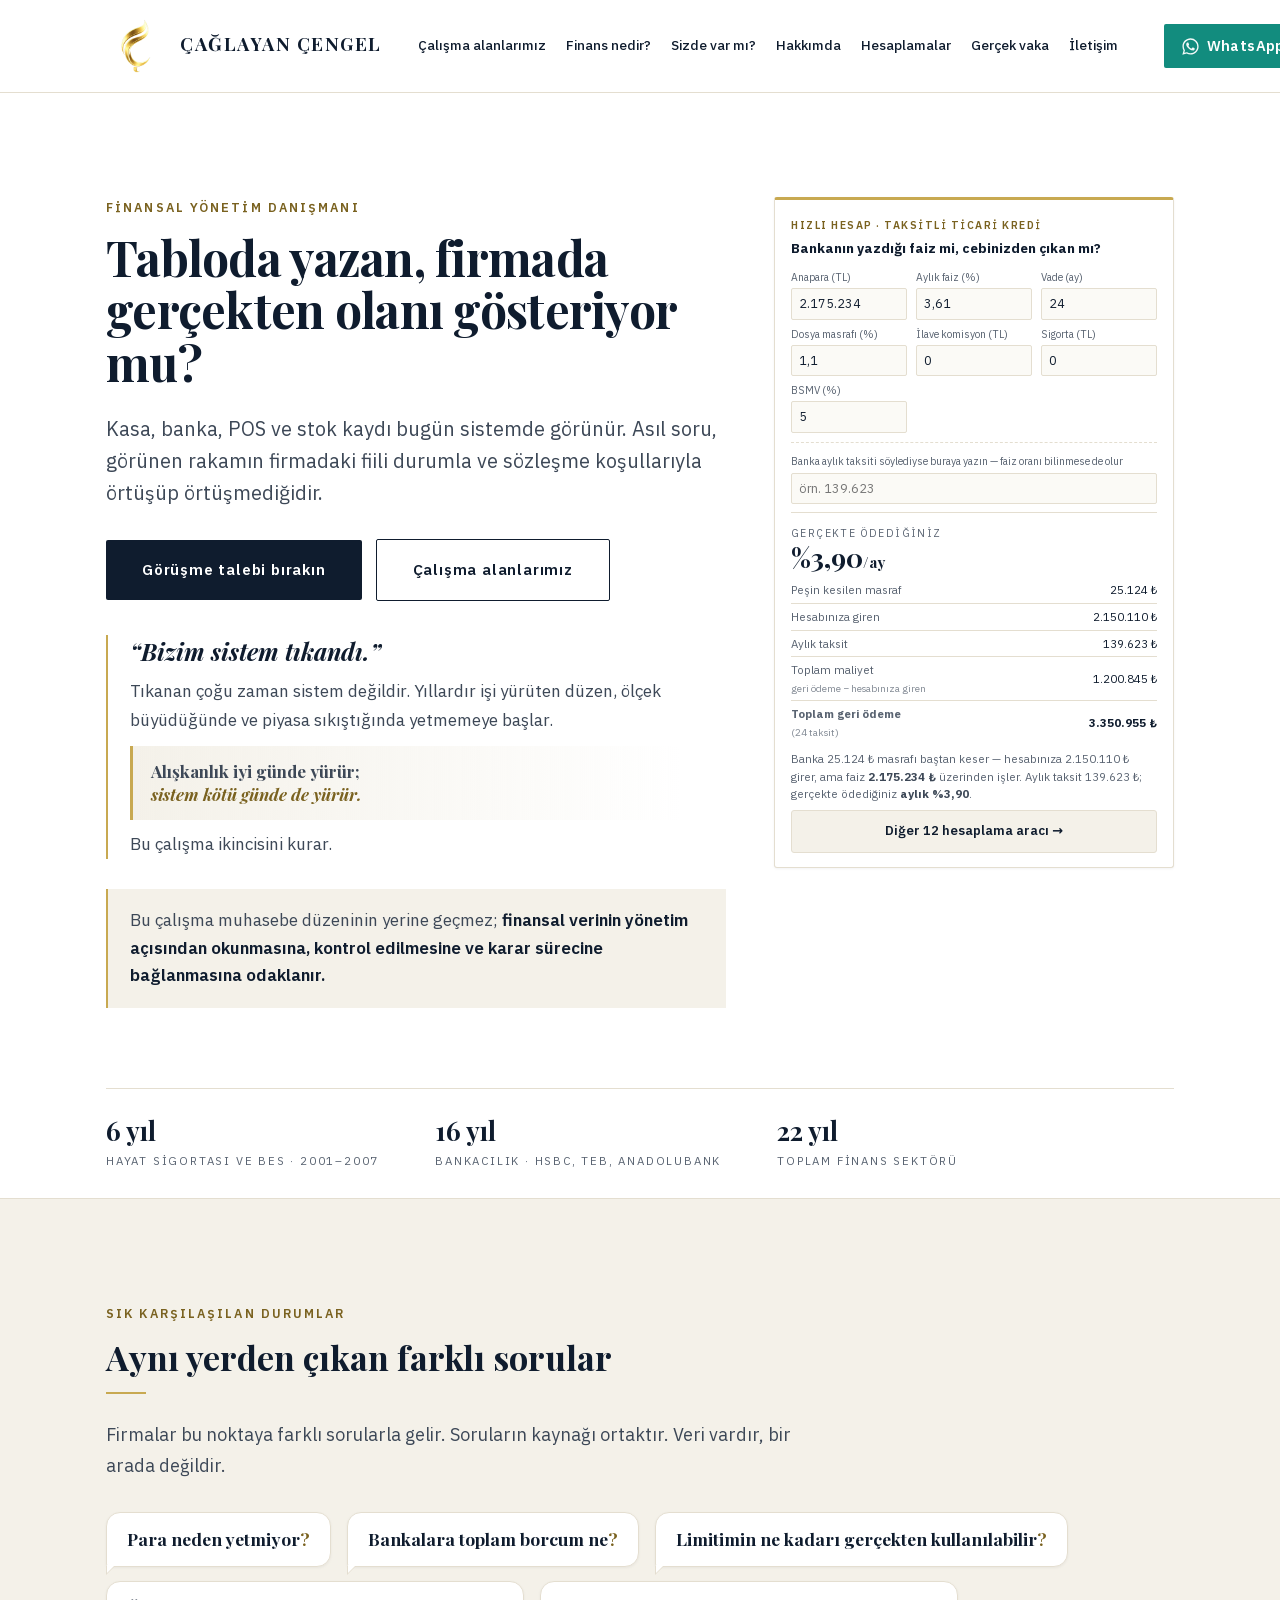
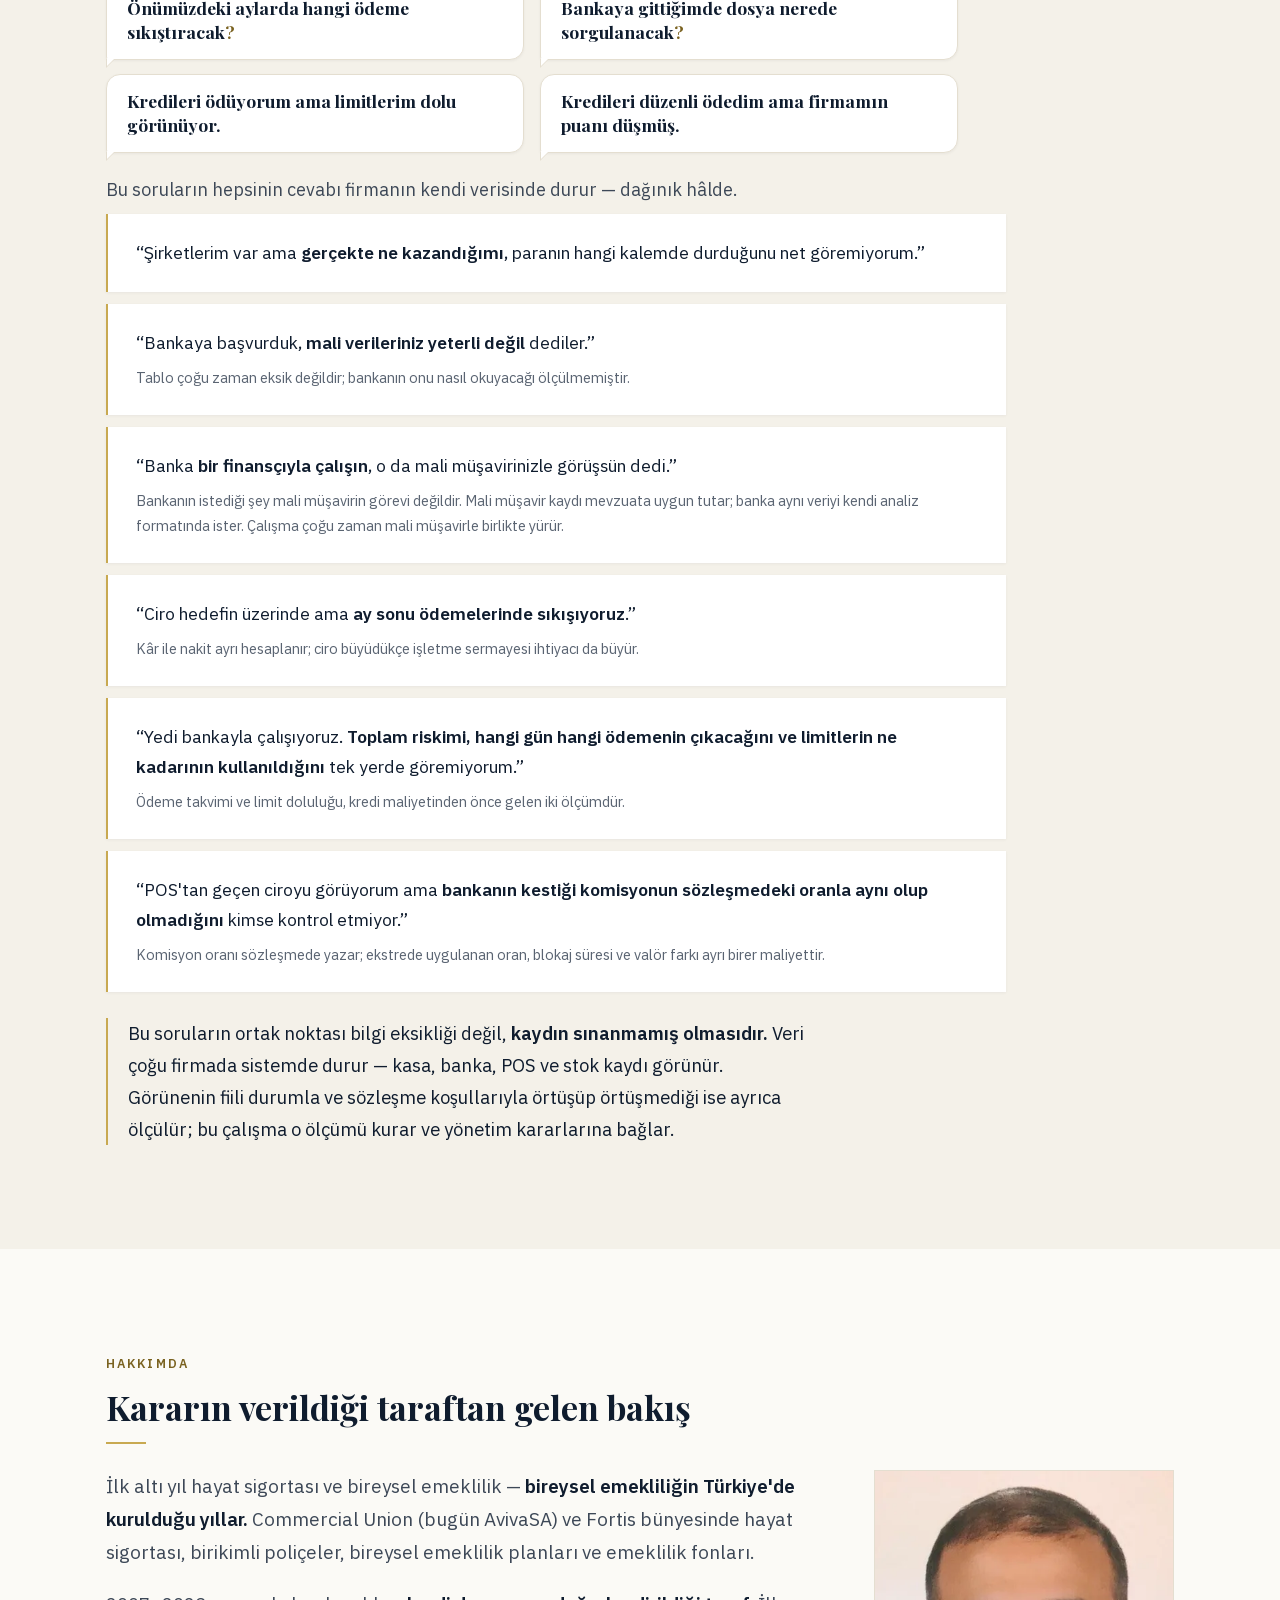
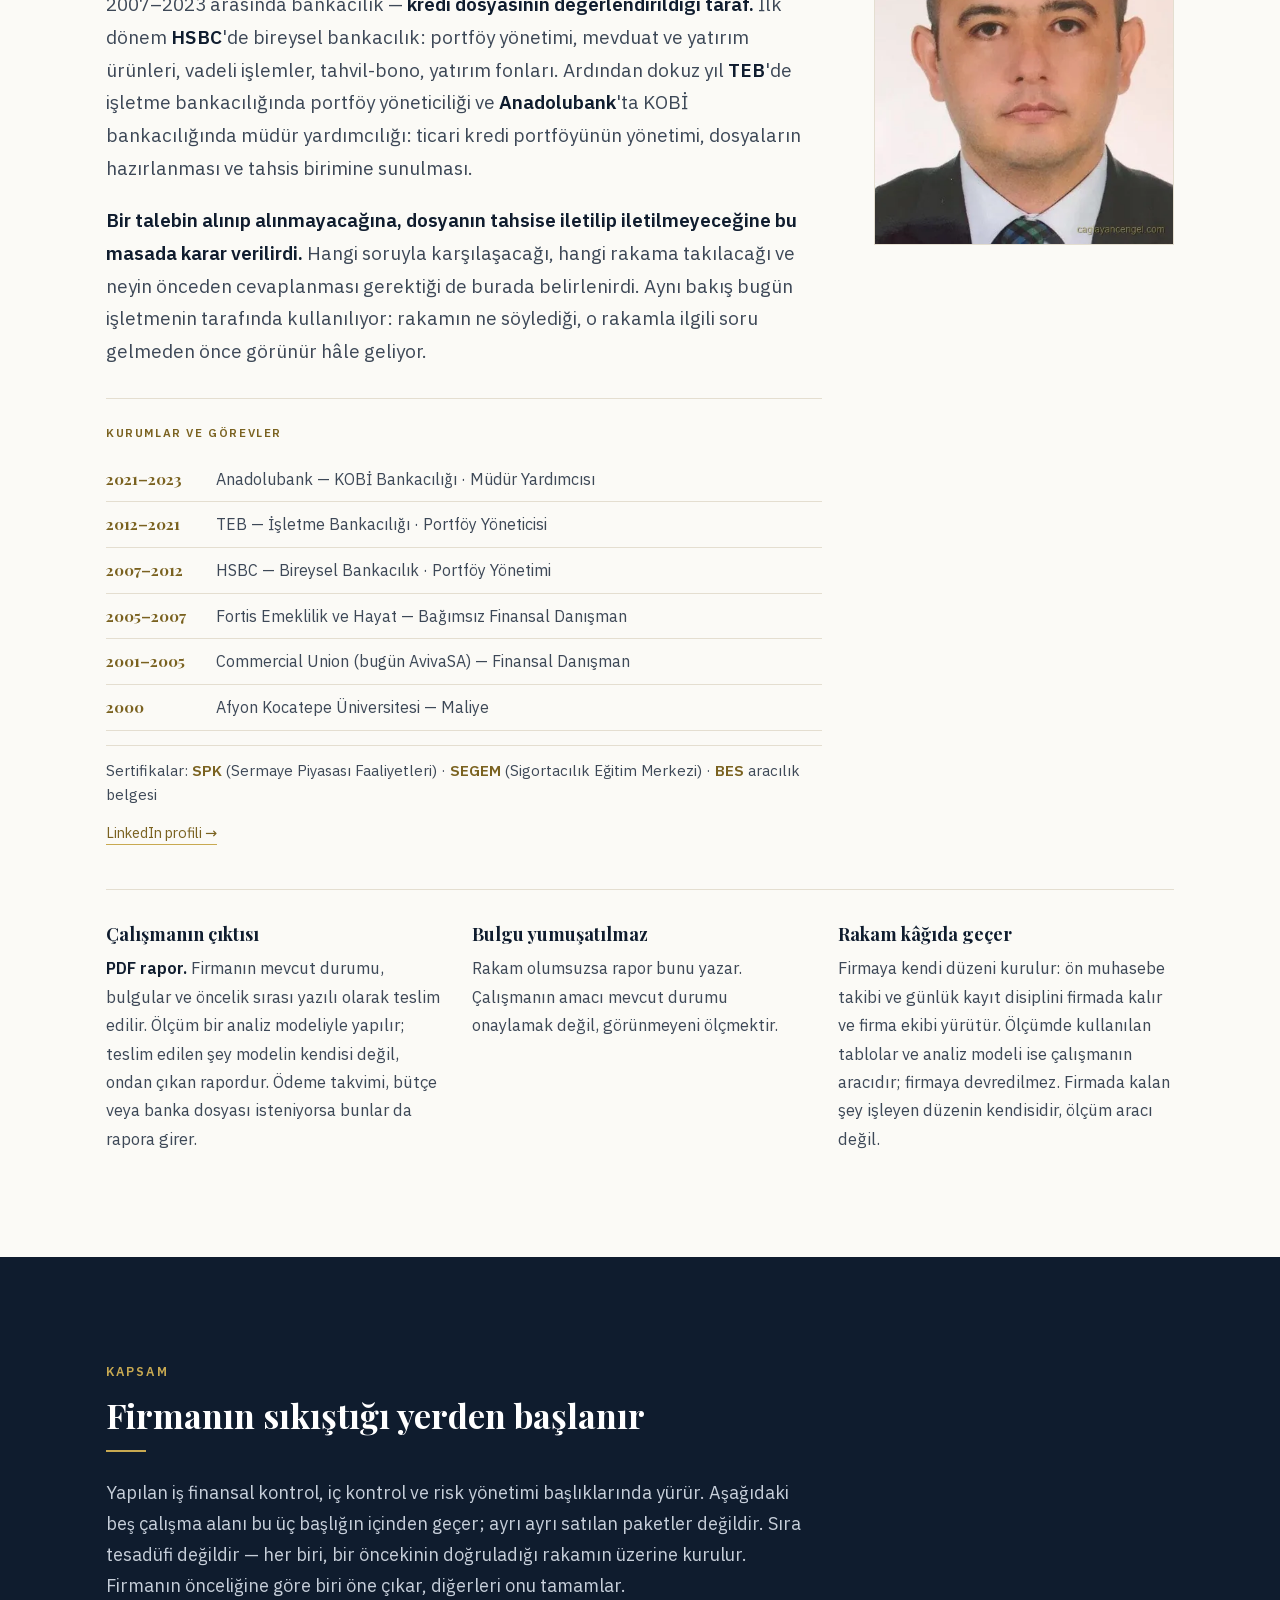
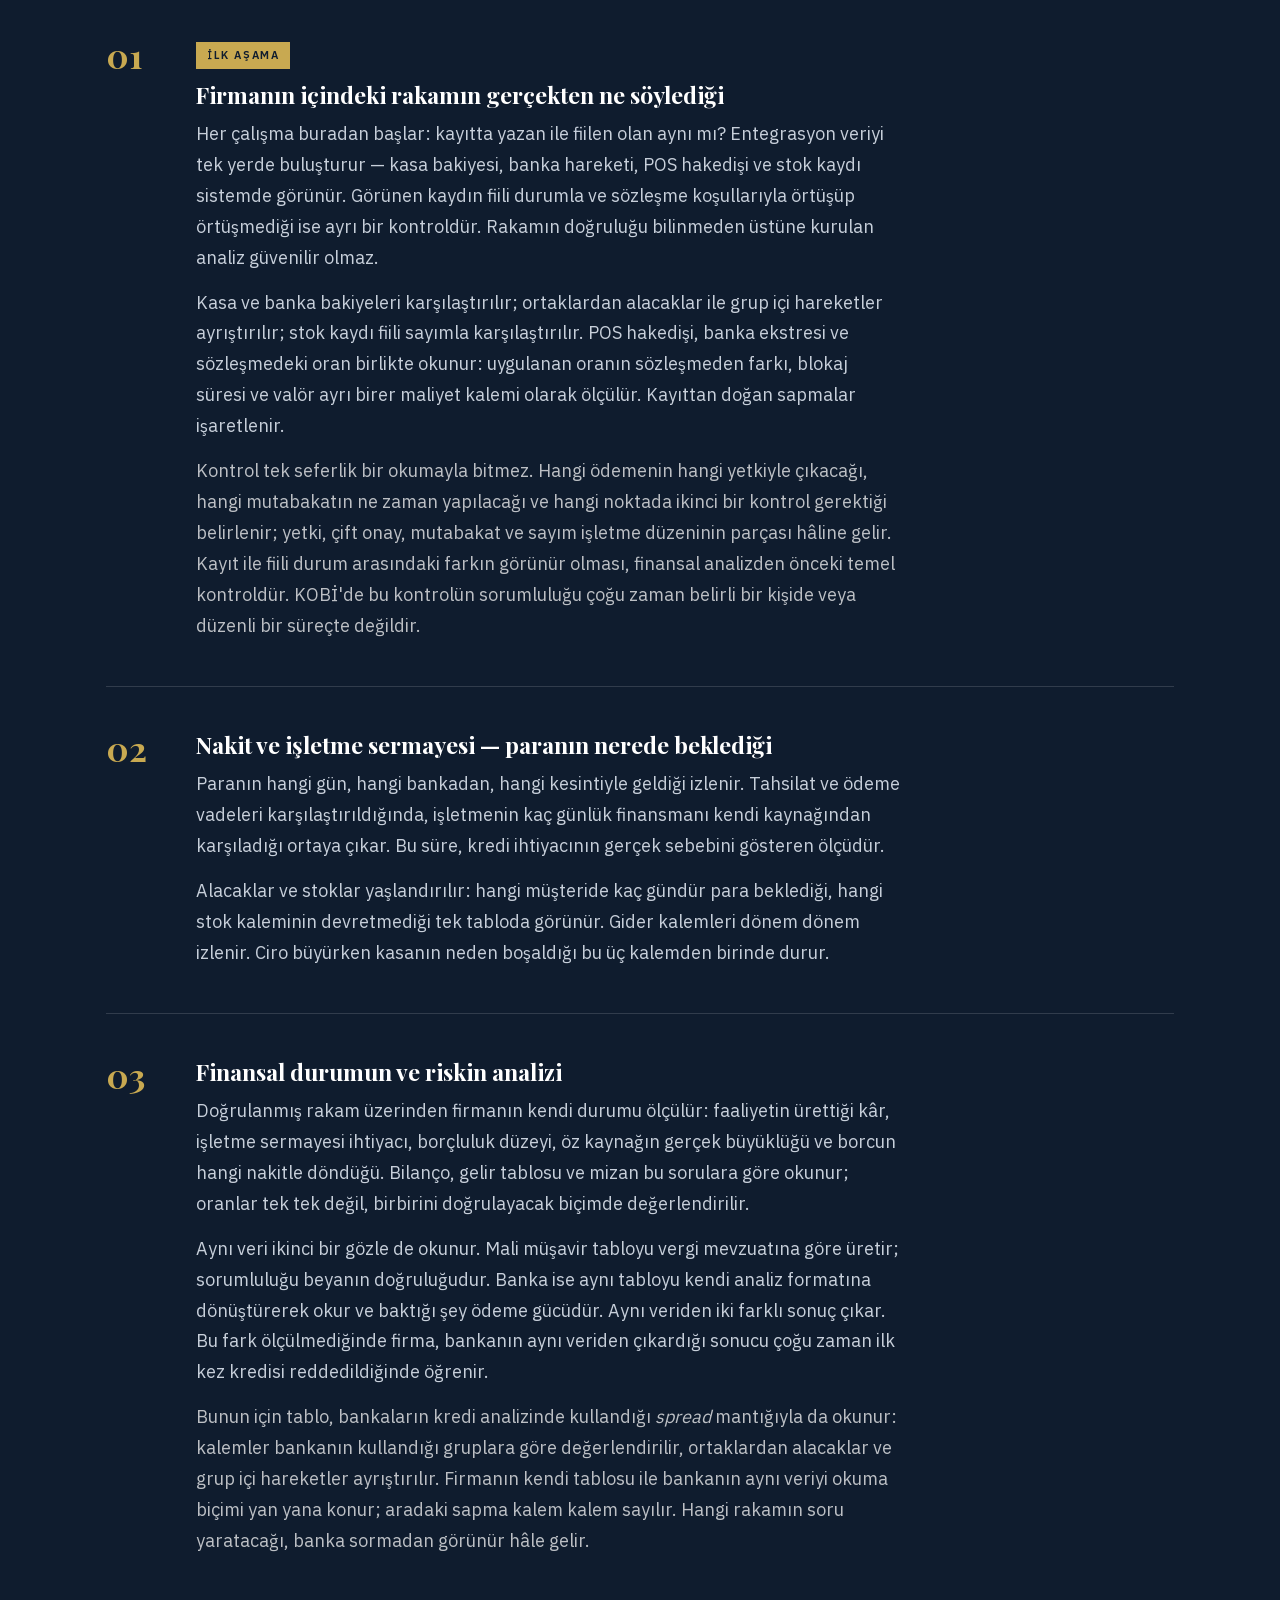
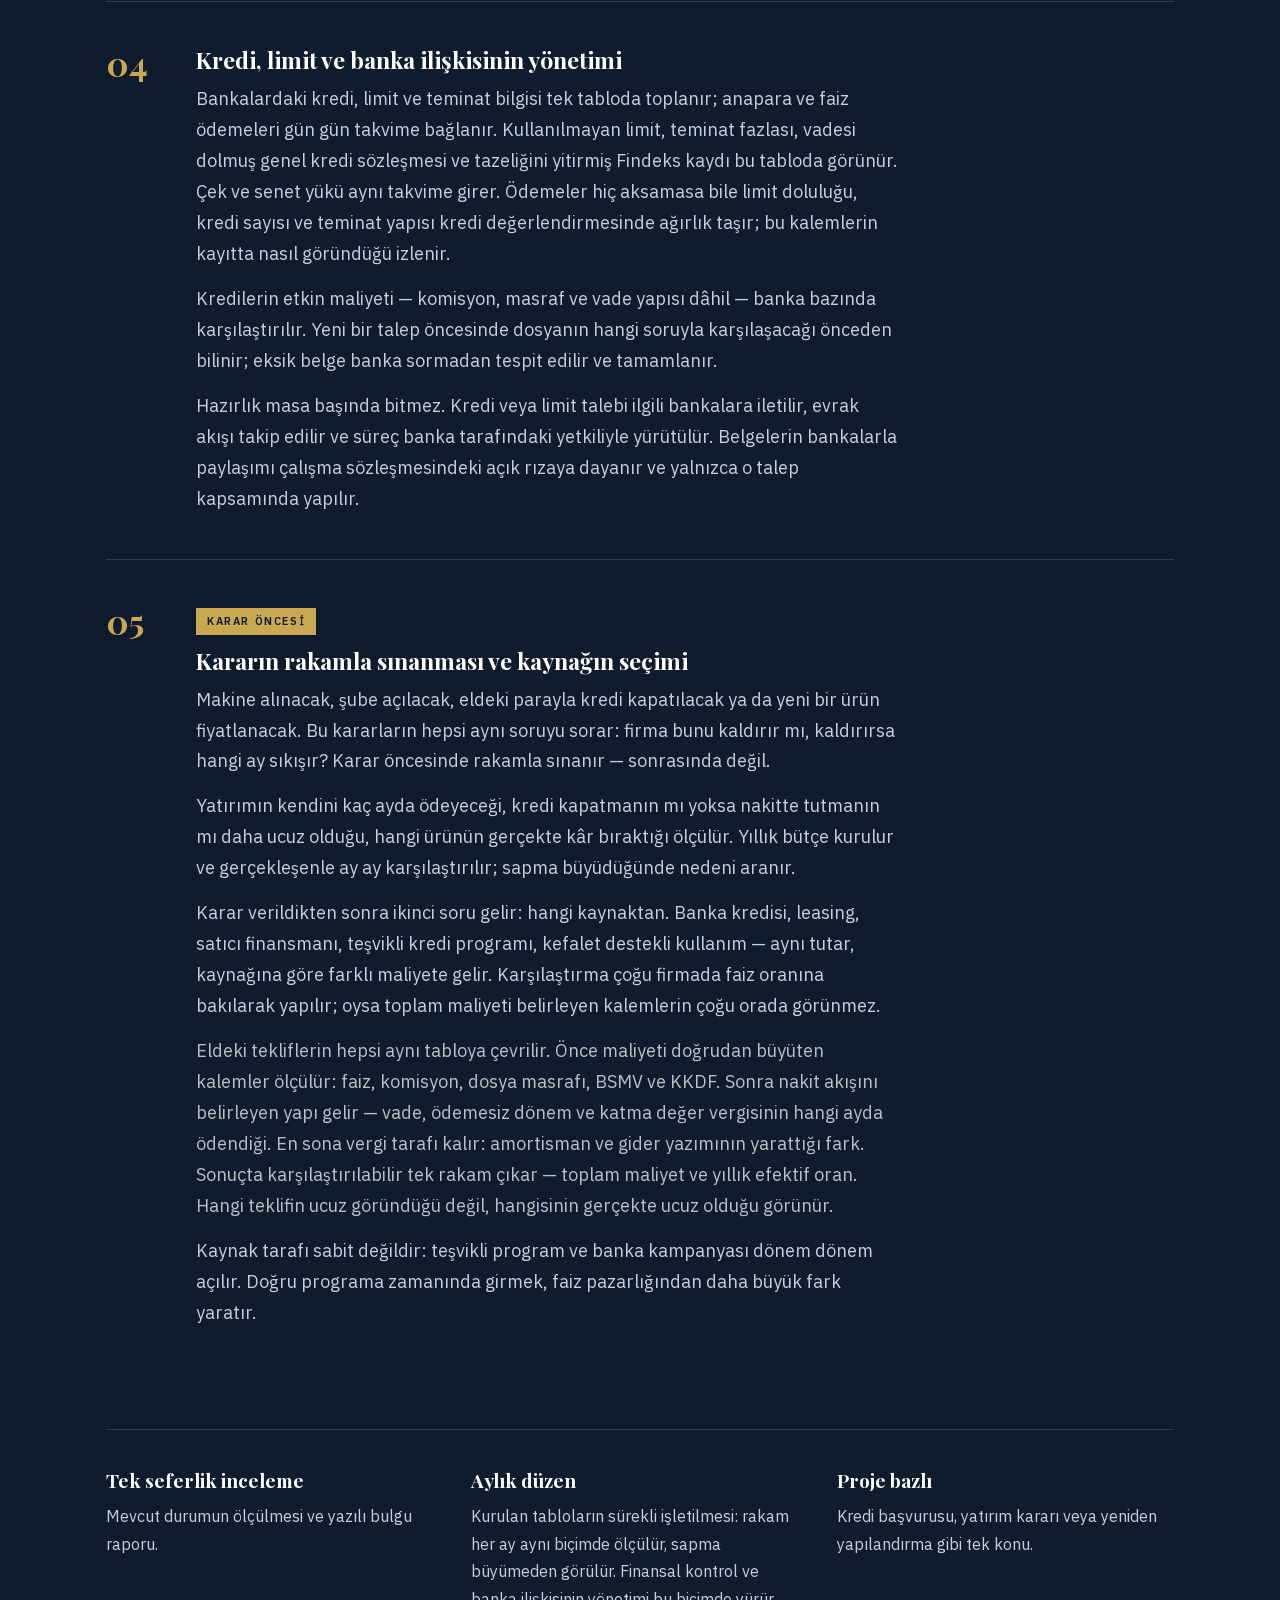
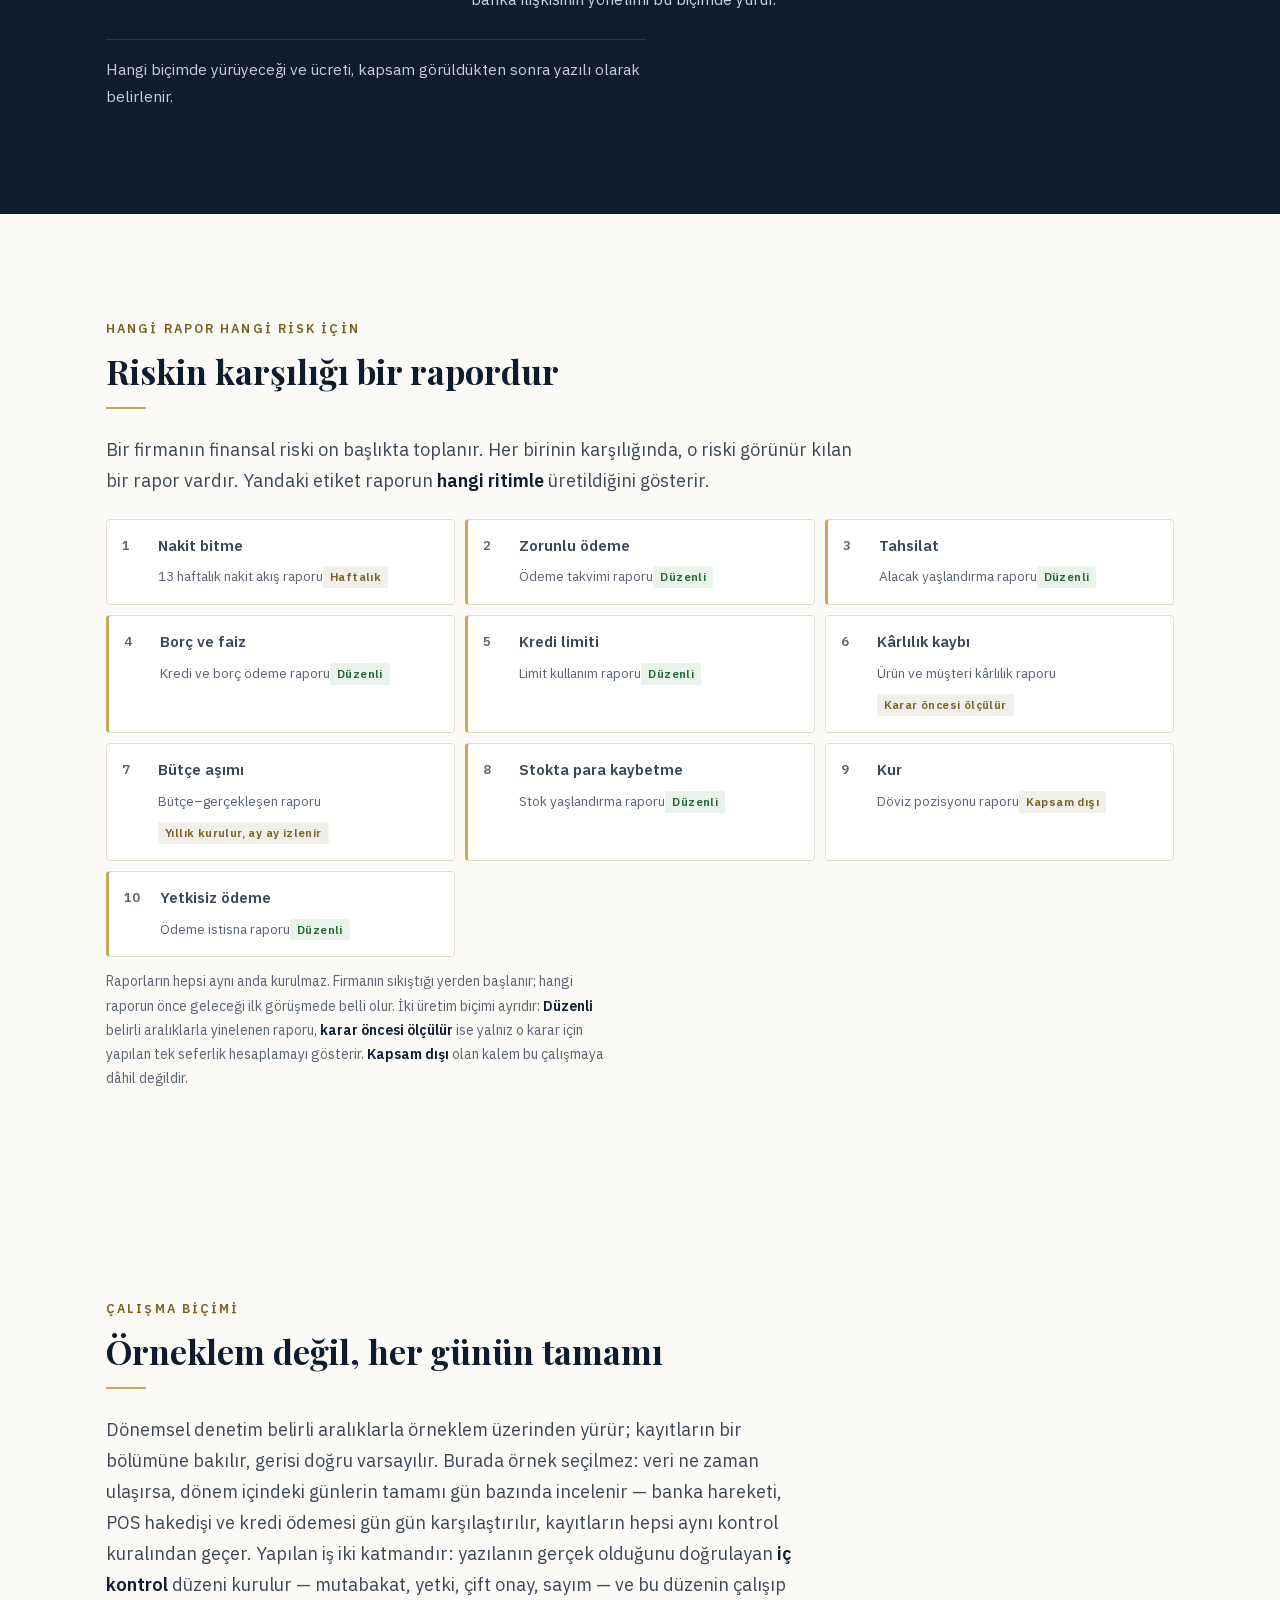
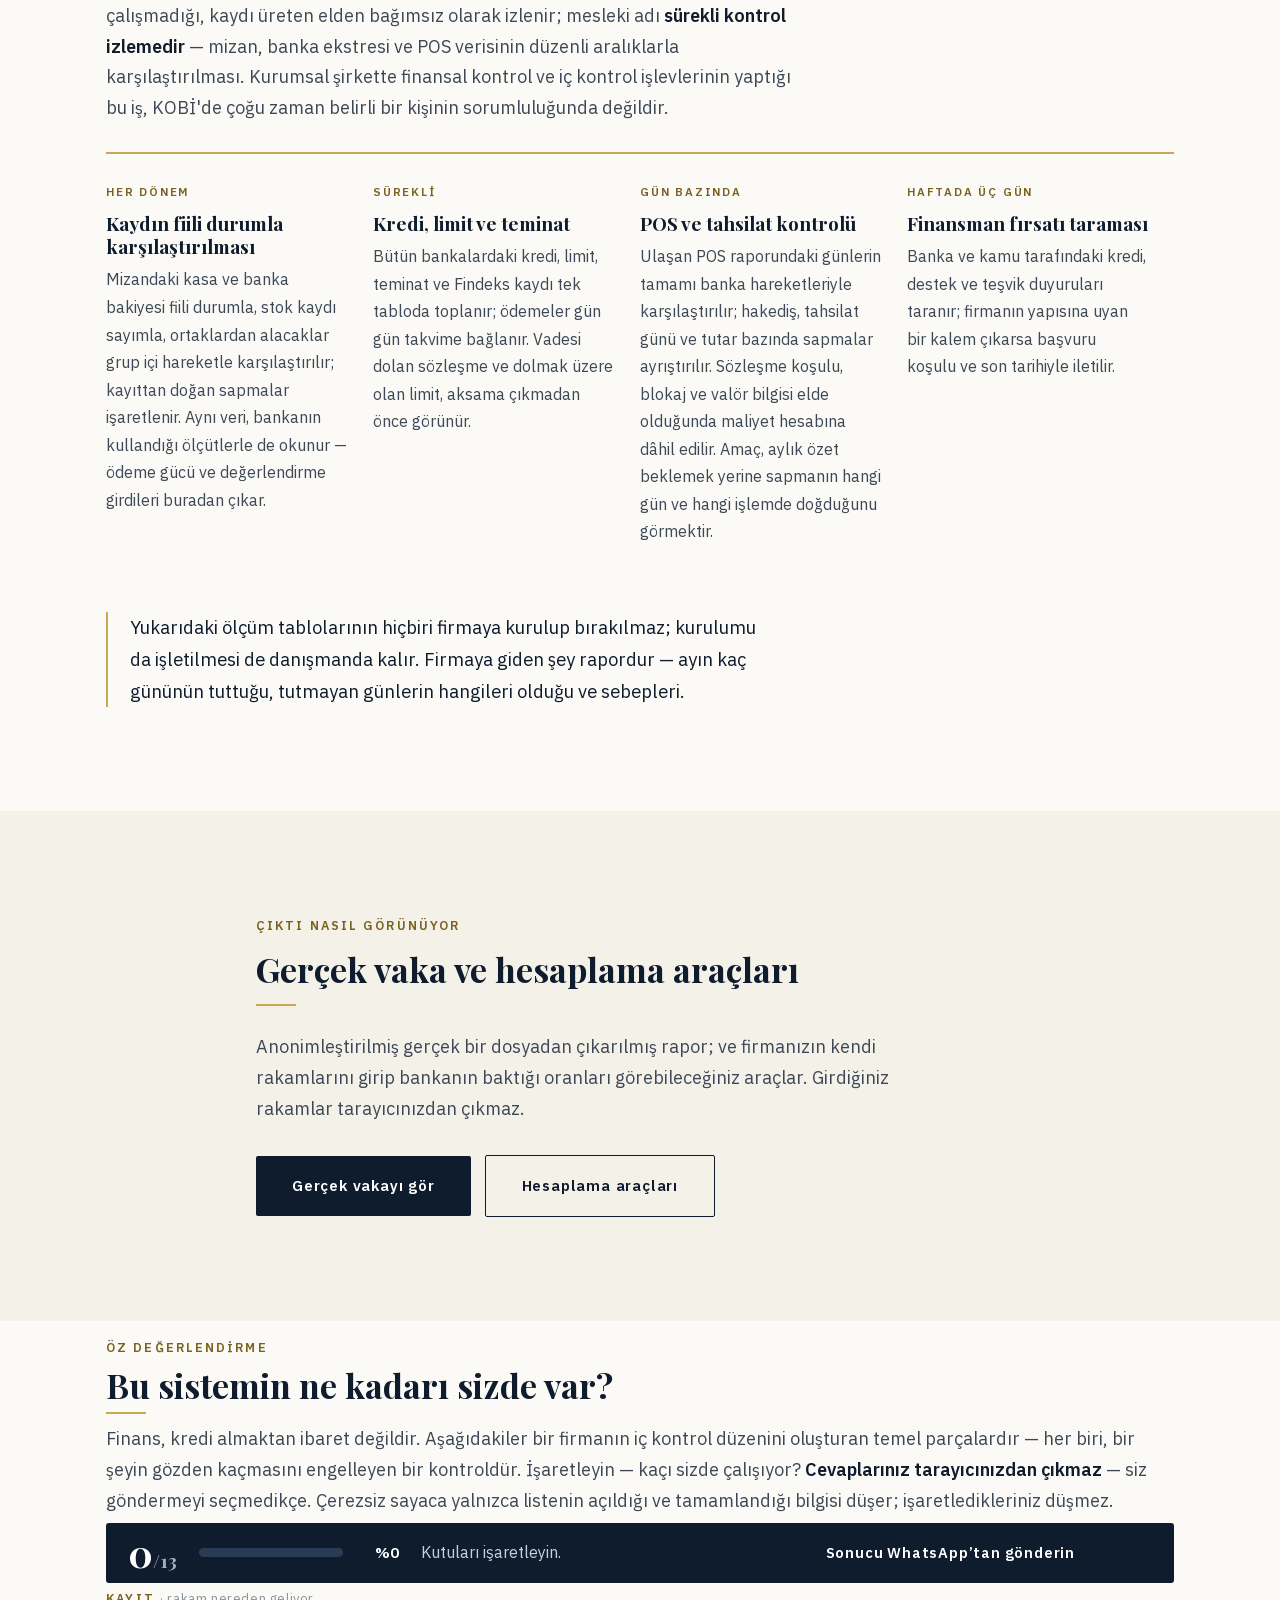
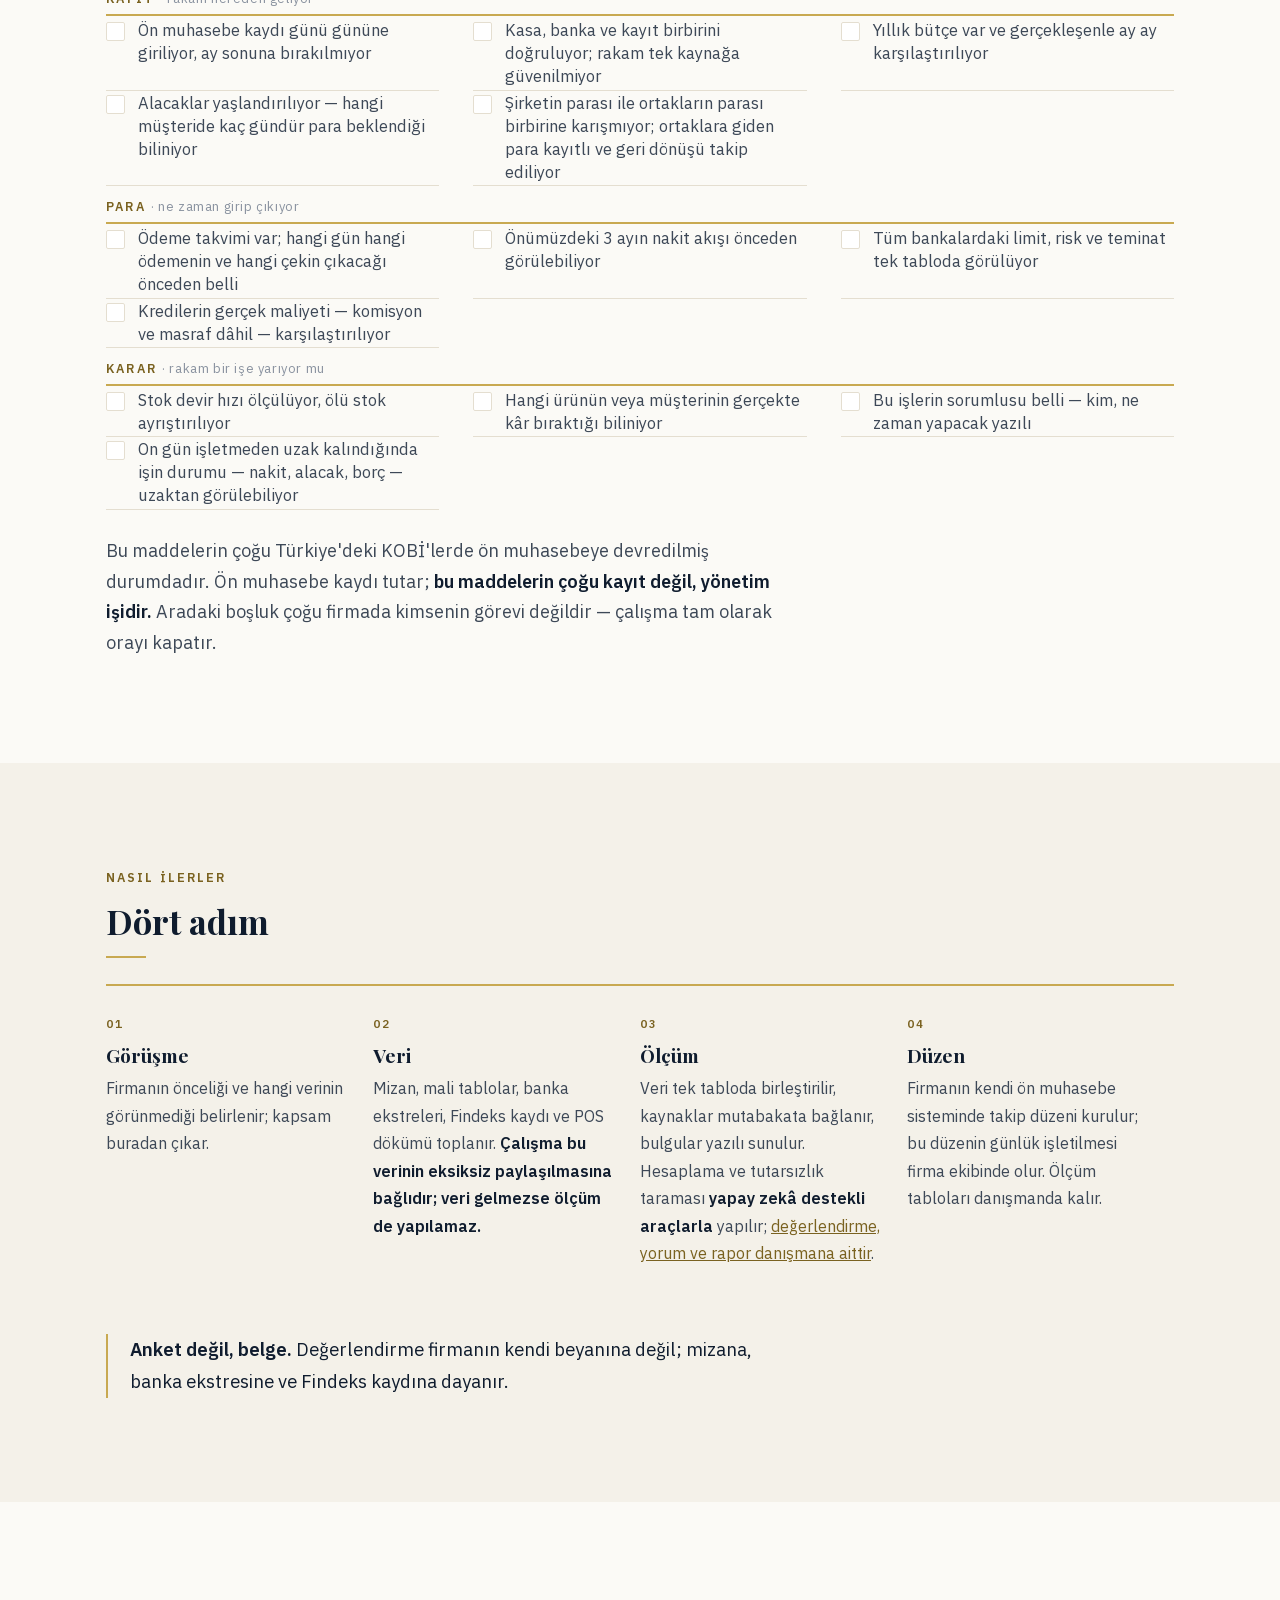
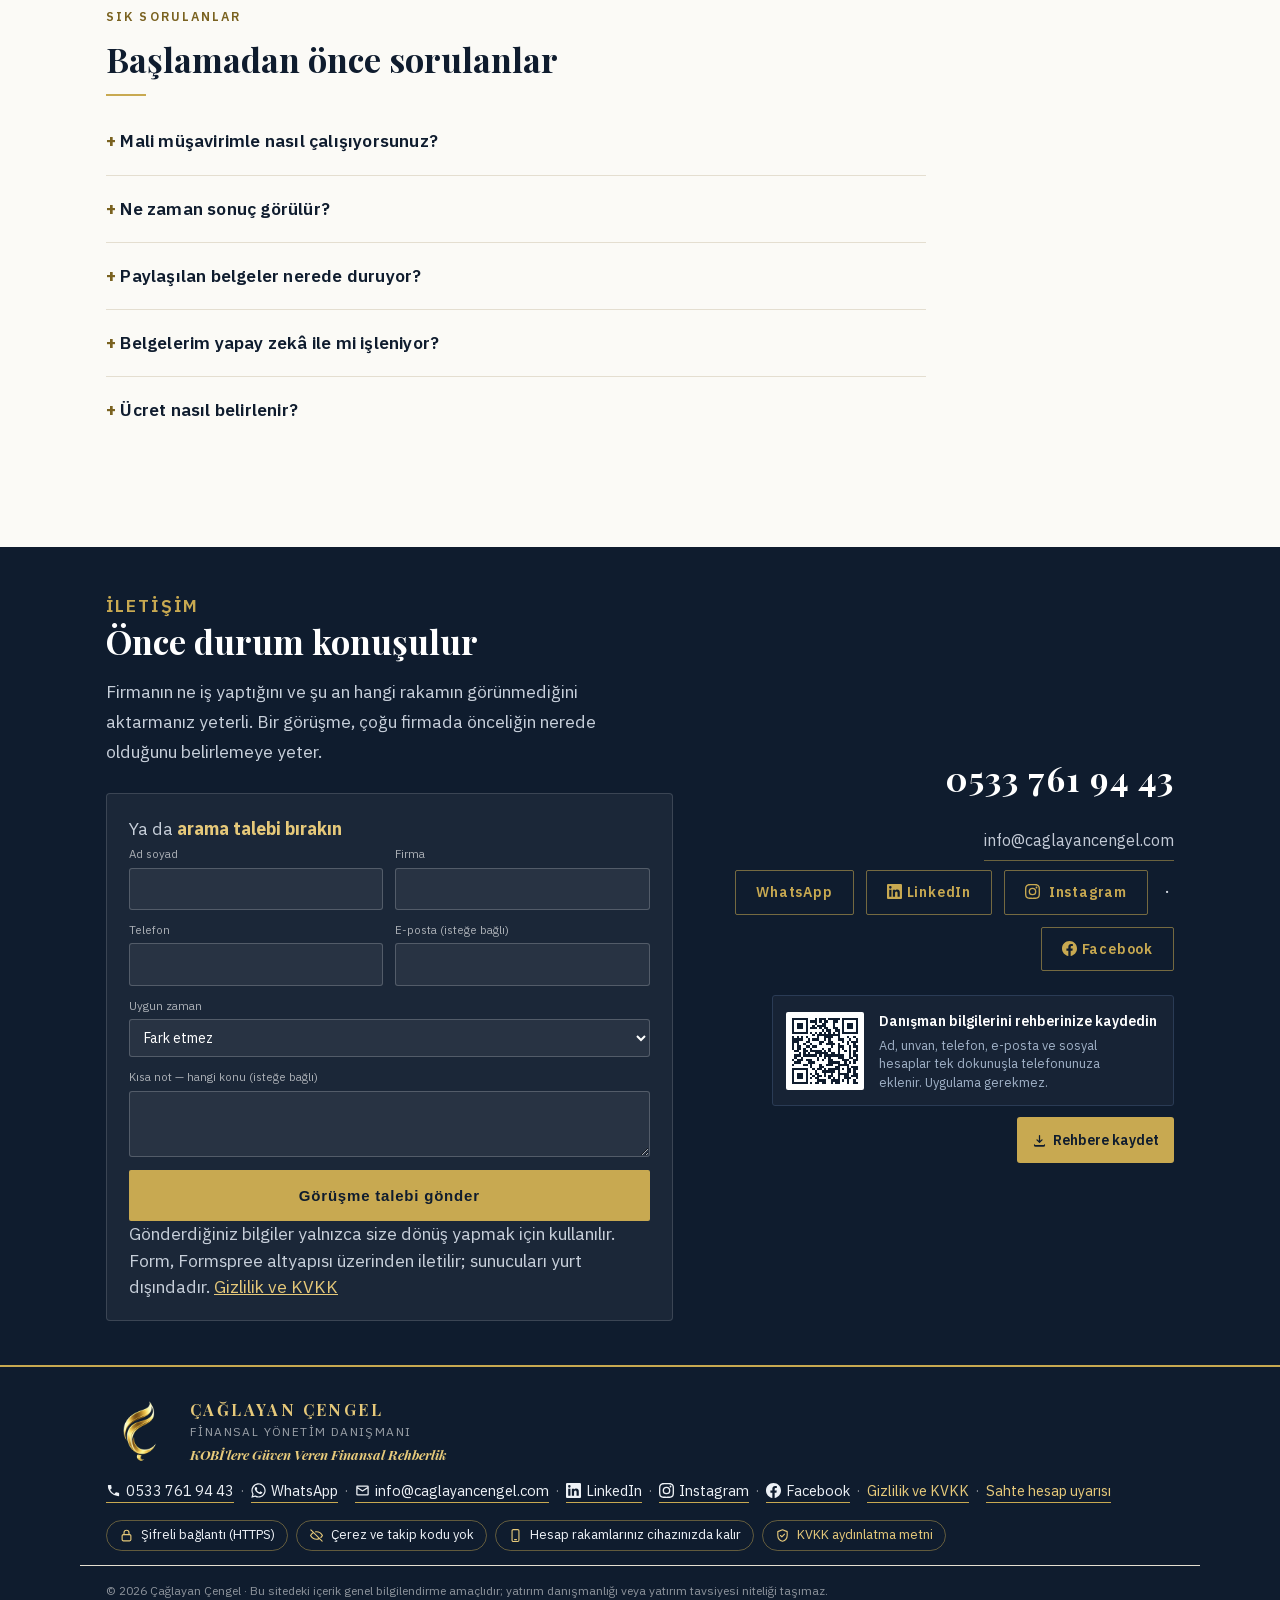
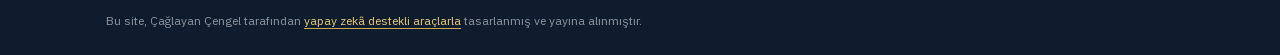
<file: index.html>
<!DOCTYPE html>
<html lang="tr">
<head>
<meta charset="UTF-8">

<meta name="viewport" content="width=device-width,initial-scale=1">

<!-- Icerik Guvenligi Politikasi · 13.09.2026
     GitHub Pages HTTP basligi eklettirmiyor, bu yuzden meta ile konuyor.
     Site tamamen kendi kendine yeter: tek bir dis <script src> yok, butun JS
     ve CSS sayfanin icinde. Politika bunu MUHURLER — sayfaya bir sekilde
     yabanci kod sokulsa bile:
       default-src 'none'  : hicbir sey varsayilan olarak yuklenemez
       script-src 'self'   : disaridan betik CEKILEMEZ ('unsafe-inline' sayfanin
                             kendi gomulu betikleri icin zorunlu)
       connect-src         : veri yalnizca gorusme formunun ucuna ve ziyaret
                             sayacina gidebilir; baska bir adrese fetch/XHR
                             ATILAMAZ (sizinti freni)
       form-action         : form baska bir yere gonderilemez
       base-uri 'none'     : goreli adresler kacirilamaz
     Sayac kendi sunucumuzda duruyor (sayac.js), yani 'self' ile yukleniyor;
     sayimi sendBeacon ile goatcounter.com'a gonderdigi icin o adres
     connect-src'de acik tutuluyor — baska hicbir adres degil. -->
<meta http-equiv="Content-Security-Policy" content="default-src 'none'; base-uri 'none'; script-src 'self' 'unsafe-inline'; style-src 'self' 'unsafe-inline'; img-src 'self' data:; font-src 'self'; connect-src 'self' https://formspree.io https://caglayancengel.goatcounter.com; form-action 'self' https://formspree.io; manifest-src 'self'">

<!-- Paylas baglantisinda firmanin rakamlari adresin icinde tasiniyor. Referrer
     kapatilmazsa disari tiklandiginda o adres karsi siteye gider. -->
<meta name="referrer" content="no-referrer">
<title>Çağlayan Çengel — Finansal Yönetim Danışmanı</title>
<meta name="description" content="KOBİ ve aile şirketleri için finansal yönetim danışmanlığı — finansal kontrol, iç kontrol ve risk yönetimi. Kayıtta yazan ile firmadaki fiili durumun örtüşüp örtüşmediği ölçülür; nakit, risk, kredi ve karar bunun üzerine kurulur. Muğla ve çevre iller.">
<meta name="author" content="Çağlayan Çengel">
<link rel="canonical" href="https://caglayancengel.com/">
<meta property="og:type" content="website">
<meta property="og:locale" content="tr_TR">
<meta property="og:title" content="Çağlayan Çengel — Finansal Yönetim Danışmanı">
<meta property="og:description" content="Kayıtta yazan ile firmadaki fiili durumun örtüşüp örtüşmediği ölçülür; nakit, risk, kredi ve karar bunun üzerine kurulur.">
<meta property="og:image" content="https://caglayancengel.com/og.png">
<meta property="og:image:width" content="1200">
<meta property="og:image:height" content="630">
<meta property="og:image:alt" content="Çağlayan Çengel — Finansal Yönetim Danışmanı">
<meta name="theme-color" content="#0F1C2E">
<meta name="twitter:card" content="summary_large_image">
<meta name="twitter:title" content="Çağlayan Çengel — Finansal Yönetim Danışmanı">
<meta name="twitter:description" content="Tabloda yazan, firmada gerçekten olanı gösteriyor mu?">
<meta name="twitter:image" content="https://caglayancengel.com/og.png">
<meta property="og:url" content="https://caglayancengel.com/">
<link rel="icon" href="logo.png">
<link rel="apple-touch-icon" href="logo.png">
<link rel="preload" href="fonts/IBMPlexSans-400n-2.woff2" as="font" type="font/woff2" crossorigin>
<link rel="preload" href="fonts/IBMPlexSans-400n-1.woff2" as="font" type="font/woff2" crossorigin>
<link rel="preload" href="fonts/PlayfairDisplay-700n-17.woff2" as="font" type="font/woff2" crossorigin>
<link rel="preload" href="fonts/PlayfairDisplay-700n-16.woff2" as="font" type="font/woff2" crossorigin>
<link rel="stylesheet" href="fonts.css">
<style>
:root{
  --paper:#FBFAF6; --white:#fff; --band:#F4F1E9;
  --navy:#0F1C2E; --navy2:#1D3050; --body:#3D4857; --soft:#5A6472;
  --gold:#C8A951; --goldink:#7A6220; --rule:#E4DED0;
  --line:#E4DED0; --muted:#5A6472;
  --maxw:1120px; --read:64ch;
}
*{box-sizing:border-box;margin:0;padding:0}
/* scroll-behavior:smooth kaldirildi 11.09.2026 — menuden atlama 3,0 sn suruyordu (olculdu). Basa don ve marka logosu JS'te smooth cagirir. */
html{-webkit-text-size-adjust:100%}
body{
  background:var(--paper);color:var(--body);
  font-family:'IBM Plex Sans',system-ui,-apple-system,sans-serif;
  font-size:18px;line-height:1.72;font-weight:400;-webkit-font-smoothing:antialiased
}
h1,h2,h3{font-family:'Playfair Display',Georgia,serif;font-weight:700;line-height:1.22;color:var(--navy)}
p{max-width:var(--read)}
a{color:var(--goldink)}
strong{color:var(--navy);font-weight:600}
.wrap{max-width:var(--maxw);margin:0 auto;padding:0 26px}
.narrow{max-width:820px;margin:0 auto;padding:0 26px}
section{padding:104px 0}
.band{background:var(--band)}
/* --- rapor haritasi --- */
.rmap{display:grid;gap:10px;grid-template-columns:repeat(auto-fit,minmax(280px,1fr));margin:22px 0 8px}
.rmap .ri{display:grid;grid-template-columns:26px 1fr;gap:10px;align-items:start;
  background:#fff;border:1px solid var(--line);border-radius:4px;padding:13px 15px}
.rmap .ri.var{border-left:3px solid var(--gold)}
.rmap .rn{font-weight:600;color:var(--muted);font-size:13px;padding-top:2px}
.rmap .rr{font-weight:600;font-size:15px;display:block;margin-bottom:2px}
.rmap .rd{font-size:13.5px;color:var(--muted)}
.rmap .rt{display:inline-block;font-size:11.5px;font-weight:600;letter-spacing:.4px;
  padding:1px 7px;border-radius:2px;margin-top:5px}
.rt-v{background:#EAF2EC;color:#1E6B34}
.rt-h{background:#F1EFE9;color:#7A6220}
.rmap-not{font-size:14px;color:var(--muted);margin-top:12px}
.dark{background:var(--navy);color:#D5DBE4}
.dark h2,.dark h3{color:#fff}
.dark strong{color:#fff}
.dark p{color:#C7CFDA}
.kicker{
  font-size:12.5px;letter-spacing:2.1px;text-transform:uppercase;
  color:var(--goldink);font-weight:600;margin-bottom:12px
}
.dark .kicker{color:var(--gold)}
h2{font-size:clamp(26px,2.9vw,34px);margin-bottom:14px}
.ince{color:var(--soft)}
.dark .ince{color:rgba(255,255,255,.72)}
.rule{width:40px;height:2px;background:var(--gold);margin:0 0 26px}
.hizli{
  list-style:none;margin:30px 0 6px;padding:0;display:flex;flex-wrap:wrap;gap:14px 16px
}
.hizli li{
  position:relative;background:var(--white);border:1px solid var(--rule);
  border-radius:14px 14px 14px 3px;padding:14px 20px;max-width:38ch;
  font-family:'Playfair Display',Georgia,serif;font-size:17.5px;line-height:1.4;
  color:var(--navy);box-shadow:0 1px 3px rgba(15,28,46,.05)
}
.hizli li b{color:var(--goldink);font-weight:700}
.hizli li::after{
  content:"";position:absolute;left:-1px;bottom:-9px;width:0;height:0;
  border:9px solid transparent;border-top-color:var(--rule);border-bottom:0;border-left:0
}
.hizli li::before{
  content:"";position:absolute;left:0;bottom:-7px;width:0;height:0;z-index:1;
  border:8px solid transparent;border-top-color:var(--white);border-bottom:0;border-left:0
}
@media(max-width:560px){.hizli li{max-width:none;width:100%}}

/* ---- ust cubuk ---- */
.top{border-bottom:1px solid var(--rule);background:var(--white);position:sticky;top:0;z-index:50}
.top .wrap{display:flex;align-items:center;gap:14px;padding-top:16px;padding-bottom:16px}
.top img{width:60px;height:60px;object-fit:contain}
.top .nm{font-family:'Playfair Display',serif;font-weight:700;color:var(--navy);font-size:18.5px;letter-spacing:1.5px}
.top .marka{display:flex;align-items:center;gap:14px;text-decoration:none;transition:opacity .2s ease}
.top @media(hover:hover) and (pointer:fine){.marka:hover{opacity:.72}}
.top .sp{flex:1}
.topnav{display:flex;gap:4px;align-items:center;margin-right:8px}
.topnav a{
  color:var(--body);text-decoration:none;font-size:14.5px;font-weight:500;
  padding-bottom:2px;border-bottom:1px solid transparent
}
.topnav a:hover{color:var(--navy);border-bottom-color:var(--gold)}
.top .phone{
  display:inline-flex;align-items:center;gap:7px;background:var(--navy);color:#fff;
  padding:9px 17px;border-radius:2px;font-size:14.5px;font-weight:600;
  text-decoration:none;letter-spacing:.3px
}
.top .phone:hover{background:var(--navy2)}

/* ---- HERO ---- */
.hero{background:var(--white);padding:104px 0 0;border-bottom:1px solid var(--rule)}
.h1{
  font-family:'Playfair Display',serif;font-weight:700;color:var(--navy);
  font-size:clamp(32px,4.4vw,48px);line-height:1.10;letter-spacing:-.015em;max-width:20ch
}
.sub{margin-top:24px;font-size:20px;line-height:1.6;color:var(--body);max-width:56ch}
.pull{
  margin-top:34px;padding-left:22px;border-left:2px solid var(--gold);max-width:60ch
}
.pull q{
  display:block;font-family:'Playfair Display',serif;font-style:italic;
  font-size:clamp(19px,2.3vw,24px);color:var(--navy);line-height:1.35;quotes:'“' '”'
}
.pull span{display:block;margin-top:10px;font-size:17px;color:var(--body)}
.vurgu-cumle{
  display:block;margin:18px 0 6px;padding:14px 0 14px 18px;
  border-left:3px solid var(--gold);background:linear-gradient(90deg,#F4F1E9 0%,transparent 92%);
  font-family:'Playfair Display',Georgia,serif;
  font-size:clamp(19px,2.3vw,23px);line-height:1.36;color:var(--navy);font-weight:700
}
.vurgu-cumle em{color:var(--goldink);font-style:italic}
.vurgu-alt{display:block;margin-top:8px;font-size:17px;color:var(--body)}
.ayrim{
  margin-top:30px;padding:18px 22px;background:var(--band);border-left:2px solid var(--gold);
  font-size:17px;line-height:1.62;max-width:62ch;color:var(--body)
}
.cta{margin-top:30px;display:flex;gap:14px;flex-wrap:wrap;align-items:center}
.btn{
  display:inline-block;padding:17px 36px;font-size:15px;font-weight:600;
  letter-spacing:.8px;text-decoration:none;border-radius:2px;transition:.2s
}
.btn-fill{background:var(--navy);color:#fff}
.btn-fill:hover{background:var(--navy2)}
.btn-line{border:1.5px solid var(--navy);color:var(--navy)}
.btn-line:hover{background:var(--navy);color:#fff}

/* ---- kanit seridi (hero icinde) ---- */
.proof{margin-top:56px;border-top:1px solid var(--rule)}
.proof-in{display:flex;gap:56px;flex-wrap:wrap;padding:26px 0 30px}
.proof-in div{display:flex;flex-direction:column;line-height:1.25}
.proof-in b{font-family:'Playfair Display',serif;font-size:26px;color:var(--navy);font-weight:700}
.proof-in span{font-size:11.5px;letter-spacing:1.8px;text-transform:uppercase;color:var(--soft);margin-top:7px}

/* ---- cumleler ---- */
.says{display:grid;gap:12px;margin-top:8px;max-width:900px}
.say{
  background:var(--white);border-left:2px solid var(--gold);
  padding:24px 28px;font-size:17.5px;color:var(--navy);
  box-shadow:0 1px 3px rgba(15,28,46,.05)
}
.say span{display:block;margin-top:8px;font-size:14.5px;color:var(--soft);font-weight:400}
.intro{font-size:18px;color:var(--body);margin-bottom:28px;max-width:64ch}
.intro em{color:var(--navy);font-style:italic}
.after-says{
  margin-top:26px;font-size:18.5px;color:var(--navy);max-width:64ch;
  padding-left:20px;border-left:2px solid var(--gold)
}

/* ---- hizmetler ---- */
.svc{margin-top:10px}
.svc-row{
  display:grid;grid-template-columns:64px 1fr;gap:26px;
  padding:44px 0;border-top:1px solid rgba(255,255,255,.14)
}
.svc-row:first-child{border-top:none;padding-top:8px}
.svc-no{font-family:'Playfair Display',serif;font-size:34px;color:var(--gold);line-height:1}
.svc-row h3{font-size:23px;margin-bottom:10px}
/* Paragraf araligi YOKTU: `*{margin:0}` disinda .svc-row p'ye hicbir kural
   deymiyordu, bes paragraf tek blok halinde akiyordu (olculdu 13.09.2026
   canli, #ne-yaparim: 10 komsu p ciftinde toplam bosluk 0 px). */
.svc-row p{margin-bottom:14px}
.svc-row p:last-child{margin-bottom:0}
.svc-row .tag{
  display:inline-block;background:var(--gold);color:var(--navy);font-size:11px;
  letter-spacing:1.6px;text-transform:uppercase;padding:4px 11px;margin-bottom:12px;font-weight:600
}

/* ---- calisma bicimleri ---- */
.modes{
  margin-top:56px;padding-top:34px;border-top:1px solid rgba(255,255,255,.14);
  display:grid;grid-template-columns:repeat(3,1fr);gap:28px
}
.modes h4{
  font-family:'Playfair Display',serif;font-size:19px;color:#fff;font-weight:700;margin-bottom:7px
}
.modes p{font-size:16px;margin:0;color:#C7CFDA}
.modes-note{
  margin-top:26px;font-size:15.5px;color:#9BA7B8;max-width:60ch;
  padding-top:16px;border-top:1px solid rgba(255,255,255,.1)
}

/* ---- kimim ---- */
.who{display:grid;grid-template-columns:1fr 300px;gap:52px;align-items:start}
.who p{font-size:19px;margin-bottom:20px}
.kariyer{margin-top:30px;padding-top:24px;border-top:1px solid var(--rule)}
.k-bas{font-size:11.5px;letter-spacing:1.6px;text-transform:uppercase;color:var(--goldink);font-weight:600;margin-bottom:14px}
.k-sat{display:flex;gap:18px;align-items:baseline;padding:9px 0;border-bottom:1px solid var(--rule)}
.k-sat b{flex:0 0 auto;min-width:92px;font-family:'Playfair Display',Georgia,serif;font-size:15.5px;color:var(--goldink);font-variant-numeric:tabular-nums}
.dark .k-sat b{color:var(--gold)}
.dark .k-sat span{color:#C7CFDA}
.dark .k-bas{color:var(--gold)}
.dark .k-sat{border-color:#2A3B55}
.k-sat span{font-size:16px;color:var(--body);line-height:1.45}
.k-not{margin-top:14px;font-size:14.5px}
.k-not a{color:var(--goldink);text-decoration:none;border-bottom:1px solid var(--gold);padding-bottom:2px}
@media(max-width:560px){.k-sat{flex-direction:column;gap:2px}.k-sat b{min-width:0}}
.portre{
  width:100%;height:auto;aspect-ratio:4/5;object-fit:cover;display:block;
  border:1px solid var(--rule);background:var(--white);
  /* Portre koruma: iOS/Android uzun basma menusu, secim ve suruklemeyi kapatir.
     Ekran goruntusunu engellemez — oyle bir web yetenegi yok. */
  -webkit-touch-callout:none;-webkit-user-select:none;user-select:none;
  -webkit-user-drag:none;pointer-events:none
}
.portre-kap{position:relative;display:block;line-height:0}
/* Seffaf katman: sag tik ve uzun basma dogrudan resme degil buna gelir */
.portre-kap::after{content:"";position:absolute;inset:0;background:transparent}
.pr{
  display:grid;grid-template-columns:repeat(3,1fr);gap:30px;
  margin-top:44px;padding-top:34px;border-top:1px solid var(--rule)
}
.pr h3{font-size:18px;margin-bottom:8px}
.pr p{font-size:16.5px;margin:0}

details{margin-top:22px;border-top:1px solid var(--rule);padding-top:16px}
details summary{
  cursor:pointer;font-size:15.5px;font-weight:600;color:var(--goldink);
  list-style:none;letter-spacing:.2px
}
details summary::-webkit-details-marker{display:none}
details summary::before{content:"+ ";font-weight:700}
details[open] summary::before{content:"– "}
details p{font-size:16.5px;margin-top:14px;color:var(--body)}

/* ---- surec ---- */
.steps{display:grid;grid-template-columns:repeat(4,1fr);gap:0;margin-top:8px}
.step{padding:28px 26px 28px 0;border-top:2px solid var(--gold)}
.step b{
  display:block;font-size:11.5px;letter-spacing:1.8px;text-transform:uppercase;
  color:var(--goldink);font-weight:600;margin-bottom:10px
}
.step h3{font-size:19px;margin-bottom:8px}
.step p{font-size:16px;margin:0}
.steps-note{
  margin-top:38px;padding-left:22px;border-left:2px solid var(--gold);
  font-size:18.5px;color:var(--navy);max-width:60ch
}

/* ---- sss ---- */
.sss{max-width:820px;margin-top:6px}
.sss details{margin-top:0;border-top:1px solid var(--rule);padding:18px 0}
.sss details:first-of-type{border-top:none;padding-top:4px}
.sss summary{font-size:17.5px;color:var(--navy);font-weight:600}
.sss summary::before{content:"+ ";color:var(--goldink);font-weight:700}
.sss details[open] summary::before{content:"– ";color:var(--goldink)}
.sss details p{font-size:16.5px;max-width:66ch}

/* ---- iletisim ---- */
#iletisim{padding:44px 0}
.ct{display:grid;grid-template-columns:1.25fr 1fr;gap:48px;align-items:center}
.ct-l h2{margin-bottom:14px}
.ct-l p{font-size:17.5px;max-width:46ch;margin:0}
.ct-note{margin-top:14px;font-size:16px;color:#C3CAD6;max-width:46ch}
.ct-note b{color:var(--gold);font-weight:600}
.ct-r{text-align:right}
.phone-big{
  font-family:'Playfair Display',serif;font-size:clamp(25px,2.9vw,34px);color:#fff;
  text-decoration:none;letter-spacing:1px;display:block
}
.phone-big:hover{color:var(--gold)}
.ct-alt{display:flex;gap:14px;justify-content:flex-end;align-items:center;margin-top:16px;flex-wrap:wrap}
.wa{
  display:inline-block;border:1.5px solid rgba(200,169,81,.55);
  color:var(--gold);padding:9px 20px;font-size:14px;font-weight:600;
  letter-spacing:.8px;text-decoration:none;border-radius:2px
}
.wa:hover{background:var(--gold);color:var(--navy);border-color:var(--gold)}
.mail{
  font-size:16px;color:#C3CAD6;text-decoration:none;
  border-bottom:1px solid rgba(200,169,81,.5);padding:8px 0 6px;display:inline-block;word-break:break-word
}
.mail:hover{color:#fff}

/* ---- footer ---- */
footer{background:var(--navy);border-top:2px solid var(--gold);padding:30px 0 24px;text-align:left;color:rgba(255,255,255,.78)}
.fbar{display:flex;align-items:center;gap:16px;flex-wrap:wrap}
.fbar img{width:68px;height:68px;object-fit:contain}
.fmid{display:flex;flex-direction:column;line-height:1.35}
.f-sl2{font-family:'Playfair Display',serif;font-style:italic;color:var(--goldink);font-size:13.5px;margin-top:5px}
.f-nm{font-family:'Playfair Display',serif;font-weight:700;color:var(--goldink);font-size:16px;letter-spacing:2.4px}
.f-rl{font-size:12px;letter-spacing:1.4px;text-transform:uppercase;color:var(--soft);margin-top:3px}
.f-sl{font-family:'Playfair Display',serif;font-style:italic;color:var(--goldink);font-size:14.5px;margin:0 0 0 auto}
.f-ml{margin-top:14px;font-size:14.5px}
.f-ml a{color:var(--navy);text-decoration:none;border-bottom:1px solid var(--gold);padding:2px 0}
.f-lg{
  margin-top:14px;padding-top:14px;border-top:1px solid var(--rule);
  font-size:12px;color:var(--soft);line-height:1.75
}
.f-yz{display:block;margin-top:9px}
.f-yz a{color:inherit;text-decoration:none;border-bottom:1px solid var(--gold)}

/* ---- mobilde sabit arama cubugu ---- */
.stick{display:none}

/* ---- TABLET KIRILIMI · 821–1023px ----
   Olculdu 29.08.2026: bu bantta .steps 4 kalemi 3 kolona, .pr ve .modes 3 kalemi
   dar kolona dusuruyordu (yetim satir). Ikinci blok bu yuzden var. */
@media(max-width:1023px){
  .steps{grid-template-columns:repeat(2,1fr);column-gap:34px}
  .step{padding-right:0}
  .pr{grid-template-columns:1fr 1fr}
  .modes{grid-template-columns:1fr 1fr}
  .who{grid-template-columns:1fr 240px;gap:36px}
  .proof-in{gap:38px}
}

/* ---- TEK MOBIL BLOK ---- */
@media(max-width:820px){
  body{font-size:17px}
  section{padding:72px 0}
  .top .phone{padding:8px 13px;font-size:13.5px}
  .hero{padding:64px 0 0}
  .h1{max-width:none}
  .sub{font-size:18.5px;max-width:none}
  .proof{margin-top:38px}
  .proof-in{gap:16px 38px;padding:22px 0 26px}
  .proof-in b{font-size:21px}
  .svc-row{grid-template-columns:1fr;gap:10px;padding:32px 0}
  .svc-no{font-size:26px}
  .who{grid-template-columns:1fr;gap:28px}
  .portre{max-width:280px;aspect-ratio:4/5}
  .step{padding:24px 0}
  .ct{grid-template-columns:1fr;gap:24px}
  .ct-r{text-align:left}
  .ct-alt{justify-content:flex-start}
  .fbar .f-sl{margin:8px 0 0;width:100%}
  footer{padding-bottom:84px}
  .stick{
    display:flex;position:fixed;left:0;right:0;bottom:0;z-index:40;
    border-top:1px solid rgba(0,0,0,.12);box-shadow:0 -2px 14px rgba(15,28,46,.14)
  }
  .stick a{
    flex:1;text-align:center;padding:15px 8px;font-size:15px;font-weight:600;
    text-decoration:none;letter-spacing:.4px
  }
  .stick .c1{background:var(--navy);color:#fff}
  .stick .c2{background:#128C7E;color:#fff}
  .stick .c3{background:var(--gold);color:var(--navy)}
  .stick a{padding:14px 4px;font-size:14.5px}
}

/* ---- KUCUK EKRAN · <=560px ----
   Olculdu 29.08.2026: 2 kolon bu genislikte kolon basina <240px dusuyor. */
@media(max-width:560px){
  .steps,.pr,.modes{grid-template-columns:1fr}
  .step{padding:22px 0}
  .proof-in{gap:14px 30px}
}

.wa-top{display:inline-flex;align-items:center;gap:8px;background:#128C7E;color:#fff !important;
  text-decoration:none;border:none !important;padding:10px 18px;border-radius:2px;
  font-size:14.5px;font-weight:600;letter-spacing:.4px;transition:.2s;margin-left:16px}
.wa-top:hover{background:#075E54}
.wa-top svg{opacity:.95}
@media(max-width:520px){.wa-top span{display:none}.wa-top{padding:10px 12px}}

.olc{margin-top:28px;display:grid;grid-template-columns:repeat(auto-fit,minmax(330px,1fr));gap:0 34px}
.olc label{
  display:flex;gap:13px;align-items:flex-start;padding:13px 0;border-bottom:1px solid var(--rule);
  cursor:pointer;font-size:16.5px;line-height:1.5;color:var(--body);transition:.15s
}
.olc label:hover{color:var(--navy)}
.olc input{
  appearance:none;-webkit-appearance:none;flex:0 0 auto;width:19px;height:19px;margin-top:3px;
  border:1.5px solid var(--rule);border-radius:2px;background:var(--white);cursor:pointer;position:relative
}
.olc input:checked{background:var(--goldink);border-color:var(--goldink)}
.olc input:checked::after{
  content:"";position:absolute;left:5.5px;top:1.5px;width:5px;height:10px;
  border:solid #fff;border-width:0 2px 2px 0;transform:rotate(42deg)
}
.olc input:checked + span{color:var(--navy)}
.olc-sonuc{
  position:sticky;top:calc(var(--ust,80px) + 8px);z-index:5;margin:26px 0 4px;padding:22px 26px;background:var(--navy);color:#C7CFDA;
  display:flex;align-items:center;gap:22px;flex-wrap:wrap;border-radius:3px
}
.olc-sonuc b{font-family:'Playfair Display',Georgia,serif;font-size:38px;color:#fff;line-height:1}
.olc-sonuc b small{font-size:19px;color:#9FB0C6}
.olc-band-sag{margin-left:auto;display:flex;align-items:center;gap:14px;flex-wrap:wrap}
#olc_band_eksik{font-size:14.5px;color:#9FB0C6}
.olc-band-btn{padding:9px 16px;font-size:14.5px;white-space:nowrap}
@media(max-width:700px){.olc-band-sag{margin-left:0;width:100%}}
.olc-sonuc.parla{animation:parla .5s ease}
@keyframes parla{0%{background:var(--navy)}35%{background:#28405F}100%{background:var(--navy)}}
.olc-sonuc b{transition:transform .2s}
.olc-sonuc.parla b{transform:scale(1.12)}
.olc-sonuc>span{font-size:16px;line-height:1.55;flex:1;min-width:220px}
.olc-bar-sar{flex:0 0 auto;width:200px;display:flex;align-items:center;gap:12px}
.olc-bar-kutu{flex:1;height:9px;border-radius:5px;background:#2A3B55;overflow:hidden}
.olc-bar{height:100%;width:0;background:#5A6472;border-radius:5px;transition:width .35s ease,background-color .35s ease}
.olc-bar.d1{background:#C0522F}
.olc-bar.d2{background:#C8A951}
.olc-bar.d3{background:#7FA88A}
.olc-bar.d4{background:#4E9E68}
.olc-yuzde{font-size:15px;font-weight:600;color:#fff;min-width:44px;text-align:right;font-variant-numeric:tabular-nums}
@media(max-width:700px){.olc-bar-sar{width:100%;order:3}}


@media(max-width:560px){.olc{grid-template-columns:1fr;gap:0}}
.olc-giris{max-width:64ch}
/* --- TEK EKRAN: kutular + skor bandi birlikte gorunsun (olculdu 11.09.2026,
   1440x760: band+izgara 807 px, kullanilabilir 671 px — 136 px tasiyordu).
   Alinan sey yalniz bos dikey bosluk; yazi boyutu ayni kalir. */
@media(min-width:1000px){
  /* Canli olcum (1440x760, yayin sonrasi): son kutunun alti 786 px'te kaldi,
     26 px tasiyordu. Dolgu 7->5 ve ust bosluk 14->10 ile 28 px alindi. */
  /* Band, dugme eklenince 82 -> 121 px oldu ve son kutu 796'ya dustu (36 px
     tasma, olculdu canli 1440x760). Bandin kendi dolgusu ve ust boslugu ile
     etiket dolgusundan 40 px alindi. */
  .olc-sonuc{padding:11px 22px;margin:6px 0 3px}
  .olc-band-btn{padding:7px 14px}
  .olc{margin-top:2px}
  .olc label{padding:1px 0;line-height:1.4}
  /* `#olcut` on eki SART: asagidaki genel `.olc-blok` (ayni ozgullukte ama
     dosyada SONRA) bu kurali eziyordu — olculdu canli, mt 26px kalmisti. */
  #olcut .olc-blok{margin:10px 0 2px;padding-bottom:4px}
  #olcut .olc-blok:first-child{margin-top:2px}
  /* 800 px tarayici yuksekliginde de TEK EKRAN (olculdu 11.09.2026 canli:
     son kutunun alti 869 px'te kaldi, 69 px tasiyordu — IMG_5731.MOV 118-135 sn
     "yukarisi var asagisi yok"). Kisilan yalniz BOSLUK; yazi boyutu ve satir
     araligi degismedi. Blok araligi 26->14, ust dolgu 36->16, etiket 2->1. */
  /* Basliktan son kutuya kadar tek ekran (olculdu 11.09.2026, 1440x900:
     968 px, kullanilabilir 811 px). Alinan yalniz bos dikey bosluk. */
  #olcut{padding-top:16px}
  #olcut .kicker{margin-bottom:6px}
  #olcut h2{margin-bottom:6px}
  #olcut .rule{margin-bottom:10px}
  /* Giris paragrafi 64ch'te uc satir tutuyordu; genisleyince iki satira
     duser — 31 px. Okuma genisligi olarak hala makul. */
  /* 92ch bu fontta 691 px cikti, hala uc satirdi (olculdu). Piksel ile. */
  #olcut .olc-giris{max-width:1100px}
  /* Sagdaki ozet de tek satir kalir: sarmasi bandi 66 -> 101 px yapiyordu. */
  .olc-band-sag{flex-wrap:nowrap}
  /* Dugme gorununce band 66 -> 102 px'e cikiyordu (satir sarmasi). Genis
     ekranda band tek satir kalir; yorum metni sigmazsa kisalir. */
  .olc-sonuc{flex-wrap:nowrap}
  #olc_yorum{white-space:nowrap;overflow:hidden;text-overflow:ellipsis;min-width:0}
}

.basa{
  position:fixed;right:22px;bottom:22px;z-index:60;width:46px;height:46px;
  display:flex;align-items:center;justify-content:center;
  background:var(--navy);color:#fff;border:0;border-radius:3px;cursor:pointer;
  opacity:0;visibility:hidden;transform:translateY(8px);transition:.22s;
  box-shadow:0 2px 10px rgba(15,28,46,.22)
}
.basa.gor{opacity:1;visibility:visible;transform:none}
.basa:hover{background:var(--goldink)}
.basa svg{width:17px;height:17px}
@media(max-width:820px){.basa{bottom:76px;right:16px;width:42px;height:42px}}

.mgrup{position:relative;display:flex;align-items:center}
.altm{
  position:absolute;top:calc(100% + 10px);left:50%;transform:translateX(-50%) translateY(-6px);
  min-width:236px;background:var(--white);border:1px solid var(--rule);border-radius:3px;
  box-shadow:0 6px 22px rgba(15,28,46,.13);padding:7px 0;z-index:70;
  opacity:0;visibility:hidden;transition:.18s
}
@media(hover:hover) and (pointer:fine){.mgrup:hover .altm{opacity:1;visibility:visible;transform:translateX(-50%) translateY(0)}}
/* `:focus-within` KALDIRILDI (12.09.2026): `kapandi` ile ayni ogede
   cekisiyor, bir menuden otekine gecilince eskisi acik kaliyordu.
   Odak menuye girince JS `acik` koyar — ac/kapa tek yerden. */
.altm::before{content:"";position:absolute;top:-10px;left:0;right:0;height:10px}
/* Menuden arac secilince menu kendiliginden KAPANMIYORDU: imlec .altm'in
   uzerinde kaldigi icin :hover suruyor, acik kutu kartin sonuc tablosunu
   ortuyordu (olculdu 11.09.2026, ekran kaydi — 13 aracin hepsinde).
   Ozgulluk :hover kuraliyla esit (0,3,0); bu yuzden ONDAN SONRA durur. */
.mgrup.kapandi.kapandi .altm{opacity:0;visibility:hidden;transform:translateX(-50%) translateY(-6px)}
/* Sinif iki kez YAZILI: odak alt menu ogesinde kalinca
   `.mgrup:focus-within .altm` kutuyu acik tutuyordu, esit ozgullukte
   `kapandi` onu ezemiyordu — bir menuden otekine gecilince eskisi
   acik kaliyordu (olculdu 12.09.2026, Caglayan'in ekran goruntusu). */
/* Klavyeyle acilan menu — olculdu 12.09.2026: `visibility:hidden` tasiyan
   ogeye focus() GECMEZ. :hover ve :focus-within yokken asagi ok alt menuye
   inemiyordu; `acik` o yolu acar. Kural `kapandi`dan SONRA durur (esit
   ozgulluk, kaynak sirasi kazanir). */
.mgrup.acik .altm{opacity:1;visibility:visible;transform:translateX(-50%) translateY(0);
  transition:none}   /* gecis YOK: `visibility` gecisin ortasinda degisir,
     o ~90 ms boyunca oge gizli sayilir ve focus() gecmez (olculdu 12.09.2026) */
.altm a{
  display:block;padding:9px 18px;font-size:14.5px;color:var(--body);text-decoration:none;
  border:0;white-space:nowrap;transition:.12s
}
.altm a:hover{background:var(--band);color:var(--navy)}
/* KLAVYE ODAGI — tarayicinin MAVI dikdortgeni cikiyordu (kullanici,
   11.09.2026 canli, ok tusuyla gezerken). Odak GIZLENMIYOR, yalniz
   gorunumu markanin kendi isaretine birakiliyor:
     ust basliklar -> altin alt serit (`:focus` kurali zaten yaziliydi)
     alt menu      -> acik zemin (hover ile ayni; `:focus` stili YOKTU,
                      once o eklendi — yoksa odak tumden gorunmez kalirdi) */
.altm a:focus{background:var(--band);color:var(--navy);outline:none}
.menu-kutu>a:focus,.topnav>a:focus,.menu-kutu .mgrup>a:focus,
.menu-kutu>a:focus-visible,.topnav>a:focus-visible,
.menu-kutu .mgrup>a:focus-visible{outline:none}
.altm .altm-bas{
  padding:5px 18px 9px;font-size:11px;letter-spacing:1.4px;text-transform:uppercase;
  color:var(--goldink);font-weight:600;border-bottom:1px solid var(--rule);margin-bottom:5px
}
@media(max-width:1023px){.altm{display:none}}

/* --- MOBIL MENU --- */
.hmb{display:none;flex:0 0 auto;width:44px;height:44px;align-items:center;justify-content:center;
  background:none;border:1px solid var(--rule);border-radius:3px;cursor:pointer;padding:0;margin-left:10px}
.hmb span{display:block;width:19px;height:2px;background:var(--navy);position:relative;transition:.2s}
.hmb span::before,.hmb span::after{content:"";position:absolute;left:0;width:19px;height:2px;background:var(--navy);transition:.2s}
.hmb span::before{top:-6px} .hmb span::after{top:6px}
.hmb.acik span{background:transparent}
.hmb.acik span::before{transform:rotate(45deg);top:0}
.hmb.acik span::after{transform:rotate(-45deg);top:0}
.mpanel{
  display:none;position:fixed;inset:0;z-index:90;background:var(--paper);
  padding:78px 26px 30px;overflow-y:auto;-webkit-overflow-scrolling:touch
}
.mpanel.acik{display:block}
.mpanel a{
  display:block;padding:16px 0;font-family:'Playfair Display',Georgia,serif;font-size:21px;
  color:var(--navy);text-decoration:none;border-bottom:1px solid var(--rule)
}
.mpanel .mp-bas{padding:22px 0 8px;font-size:11px;letter-spacing:1.6px;text-transform:uppercase;color:var(--goldink);font-weight:600}
.mpanel .mp-arac{font-family:'IBM Plex Sans',sans-serif;font-size:16px;padding:12px 0;color:var(--body)}
.mpanel .mp-wa{
  display:flex;align-items:center;justify-content:center;gap:9px;margin-top:26px;padding:16px;
  background:#128C7E;color:#fff;border:0;border-radius:3px;font-family:'IBM Plex Sans',sans-serif;
  font-size:16px;font-weight:600
}
/* Menu ikonlari: anlamli cizgi ikon, altin daire, baslik boyunda (04.10.2026) */
.mpanel a.mi{display:flex;align-items:center;gap:16px;padding:12px 0}
.mpanel .ik{flex:none;width:40px;height:40px;border-radius:50%;background:#F3EBD3;display:grid;place-items:center;color:var(--goldink)}
.mpanel .ik svg{width:22px;height:22px;fill:none;stroke:currentColor;stroke-width:1.7;stroke-linecap:round;stroke-linejoin:round}
.mpanel a.mi[aria-current] .ik{background:var(--goldink);color:#fff}
body.kilit{overflow:hidden}
/* Menu acikken ust serit panelin ustunde kalir: logo ve kapat (X) gorunur (04.10.2026) */
body.kilit .top{z-index:100}
@media(max-width:1023px){.hmb{display:flex}.topnav{display:none}}
/* ---- karekod kutusu (iletisim) ---- */
.qr-kutu{display:flex;gap:16px;align-items:center;margin-top:26px;padding-top:22px;border-top:1px solid #2A3B55}
.qr-gorsel{flex:0 0 auto;width:104px;height:104px;padding:7px;background:#fff;border-radius:3px}
.qr-gorsel svg{width:100%;height:100%;display:block}
.qr-yazi{display:flex;flex-direction:column;gap:5px}
.qr-yazi b{font-size:14.5px;color:#fff;font-weight:600;letter-spacing:.2px}
.qr-yazi span{font-size:13.5px;color:#9FB0C6;line-height:1.5;max-width:34ch}
.qr-yazi a{font-size:13.5px;color:var(--gold);text-decoration:none;border-bottom:1px solid rgba(200,169,81,.45);align-self:flex-start;padding-bottom:1px}
@media(max-width:560px){.qr-kutu{flex-direction:column;align-items:flex-start;gap:13px}}
/* ---- hero: sag sutunda karekod ---- */
/* Yan sutun 320 -> 400 px: hizli hesap kartinin uzun etiketleri tek satira
   dustu, kart 37 px kisaldi (olculdu 11.09.2026). Sol sutun 622 px kaldi. */
.hero .wrap.hero-iki{display:grid;grid-template-columns:minmax(0,1fr) 400px;gap:46px;align-items:start}
.hero-qr{display:grid;grid-template-columns:96px minmax(0,1fr);gap:4px 13px;
  align-items:start;padding:14px;border:1px solid var(--rule);border-radius:3px;
  background:var(--white)}
.hero-qr .hqr-kod{grid-row:1/4;align-self:center}
.hero-qr b{grid-column:2;align-self:end;font-size:12.5px}
.hero-qr span{grid-column:2;font-size:11.5px}
.hero-qr .hqr-vcf{grid-column:2;justify-self:start;margin-top:5px;font-size:12.5px;padding:8px 11px}
.hero-qr a:not(.hqr-vcf){grid-column:2;justify-self:start;font-size:11.5px}
/* Sag sutun 320 px'e cikinca QR de 282 px'e buyudu (olculdu 02.09.2026) —
   kartvizit, hesabin uc kati yer kapliyordu. Kod sabit 96 px, kutu yatay. */
.hqr-kod{width:96px;height:96px;flex:0 0 96px;padding:6px;background:#fff;
  border:1px solid var(--rule);border-radius:2px}
.hqr-kod svg{width:100%;height:100%;display:block}
.hero-qr b{font-size:13.5px;color:var(--navy);font-weight:600;line-height:1.35}
.hero-qr span{font-size:12.5px;color:#6B7683;line-height:1.5}
.hero-qr a{font-size:12.5px;color:var(--goldink);text-decoration:none;
  border-bottom:1px solid rgba(160,132,54,.4);align-self:flex-start;padding-bottom:1px}
.hero-qr-mob{display:none}

/* Karekod yalniz masaustunde anlamli — telefonda kendi ekranindaki kod okutulamaz,
   o yuzden dar ekranda yerini dogrudan baglanti alir. */
/* Rehbere kaydet — kutunun asil eylemi */
.hqr-vcf{display:inline-flex;align-items:center;background:var(--gold);color:var(--navy)!important;
  font-weight:600;font-size:13.5px;padding:10px 13px;border-radius:3px;text-decoration:none;
  border-bottom:0!important;justify-content:center}

/* Telefonda karekod gizlenmez — kullanici kendi ekranindaki kodu karsisindakine
   okutabilir. Kutu yatay duzene gecer. */
@media(max-width:900px){
  .hero .wrap.hero-iki{grid-template-columns:1fr;gap:0}
  /* onizleme-hero 04.10.2026: telefonda deneyim seridi hesap kutusunun ustune cikar */
  .hero .wrap.hero-iki>.hero-sol{order:1}
  .hero .wrap.hero-iki>.proof{order:2}
  .hero .wrap.hero-iki>.hero-yan{order:3}
  .hero .wrap.hero-iki>.hero-qr-mob{order:4}
  .hero-qr{margin-top:0;display:grid;
    grid-template-columns:96px minmax(0,1fr);grid-template-rows:auto auto auto;
    gap:5px 16px;align-items:start;padding:15px}
  .hqr-kod{grid-row:1/4;width:96px;height:96px;align-self:center}
  .hero-qr b{grid-column:2;align-self:end}
  .hero-qr span{grid-column:2}
  .hqr-vcf{grid-column:2;justify-self:start;margin-top:4px}
  .hero-qr>a:last-child{grid-column:2}
  .hero-qr-mob{display:none}
}
@media(max-width:420px){
  .hero-qr{grid-template-columns:80px minmax(0,1fr);gap:4px 13px}
  .hqr-kod{grid-row:1/4;width:80px;height:80px}
  .hero-qr span{font-size:12px}
}
/* ---- iletisim sag sutunu: iki satira toplandi ---- */
.ct-alt{display:flex;gap:12px;justify-content:flex-end;align-items:center;margin-top:12px;flex-wrap:wrap}
.ct-alt .wa,.ct-alt .mail{margin:0}
.ct-sos{display:flex;gap:12px;justify-content:flex-end;align-items:center;margin-top:9px;flex-wrap:wrap}
@media(max-width:820px){
  .ct-r{text-align:left}
  .ct-alt,.ct-sos{justify-content:flex-start}
}
/* ---- olcut: blok basliklari ve eksik listesi ---- */
.olc-blok{grid-column:1/-1;margin:26px 0 4px;font-size:12.5px;letter-spacing:2.2px;text-transform:uppercase;
  color:var(--goldink);font-weight:600;padding-bottom:7px;border-bottom:2px solid var(--gold)}
.olc-blok:first-child{margin-top:6px}
.olc-blok em{font-style:normal;font-weight:400;letter-spacing:.6px;text-transform:none;color:#8A93A0;font-size:13px}
.olc-eksik{margin-top:26px;padding:24px 26px;background:var(--white);border:1px solid var(--rule);border-radius:3px}
.olc-eksik b{display:block;font-size:15.5px;color:var(--navy);margin-bottom:12px}
.olc-eksik ul{margin:0 0 20px;padding-left:18px;columns:2;column-gap:34px}
.olc-eksik li{font-size:15px;color:var(--body);line-height:1.5;margin-bottom:7px;break-inside:avoid}
.olc-btn{margin:0}
.olc-btn-alt{display:block;margin-top:10px;font-size:13px;color:#7A8492}
@media(max-width:700px){.olc-eksik ul{columns:1}}
/* ---- iletisim: sade karekod ---- */
.ct-qr{display:inline-flex;align-items:center;gap:15px;margin-top:24px;padding:13px 16px 13px 13px;
  border:1px solid #2A3B55;border-radius:3px;text-decoration:none;text-align:left;background:rgba(255,255,255,.03)}
.ct-qr-kod{flex:0 0 auto;width:78px;height:78px;padding:6px;background:#fff;border-radius:2px}
.ct-qr-kod svg{width:100%;height:100%;display:block}
.ct-qr-yz{display:flex;flex-direction:column;gap:4px}
.ct-qr-yz b{font-size:14px;color:#fff;font-weight:600}
.ct-qr-yz span{font-size:12.8px;color:#9FB0C6;line-height:1.45;max-width:30ch}
@media(max-width:820px){.ct-qr{margin-top:14px}}
.ct-vcf{display:inline-flex;align-items:center;margin-top:11px;padding:11px 15px;background:var(--gold);
  color:var(--navy);font-weight:600;font-size:14px;border-radius:3px;text-decoration:none}
@media(max-width:820px){.ct-qr{width:100%;box-sizing:border-box}}
/* Kanit seridi tam genislikte durur; telefonda karekod kutusu ondan ONCE gelir,
   yoksa kutu hero'nun en altina dusuyor ve "ustte yok" gorunuyordu. */
.hero .wrap.hero-iki>.proof{grid-column:1/-1;margin-top:34px}
@media(max-width:900px){.hero .wrap.hero-iki>.proof{margin-top:26px}}
@media(max-width:400px){.stick a{font-size:13px;letter-spacing:0;padding:14px 2px}}
/* ---- 480px alti: ust cubuk sikismasin (04.10.2026 olculdu: 18,5px isimle serit 466px istiyor, 390px iPhone.da hamburger tasiyordu) ---- */
@media(max-width:480px){
  .top .wrap{gap:9px;padding-left:16px;padding-right:16px}
  .top .marka{gap:9px}
  .top img{width:46px;height:46px}
  .top .nm{font-size:14px;letter-spacing:.7px}
  .wa-top{padding:9px 11px}
  .hmb{width:40px;height:40px}
}
@media(max-width:340px){
  .top .nm{display:none}
}
.k-bel{margin-top:14px;padding-top:13px;border-top:1px solid var(--rule);font-size:15px;
  color:var(--body);line-height:1.6}
.k-bel b{color:var(--goldink);font-weight:600}
/* Marka bloğu lacivert zeminde (02.09.2026 · Çağlayan): altın yazı beyaz
   üzerinde zayıf kalıyordu. Açık altın #E6C97A koyu zemin için, --goldink
   ise açık zemin içindir — ikisi yer değiştirmez. */
footer .f-nm,footer .f-sl2{color:#E6C97A}
footer .f-rl{color:rgba(255,255,255,.58)}
footer .f-ml a{color:#EDF1F6;border-bottom-color:var(--gold)}
footer .f-ml{color:rgba(255,255,255,.55)}
footer .f-lg{color:rgba(255,255,255,.52)}
footer .f-yz a,footer a[href*="gizlilik"]{color:#E6C97A;border-bottom-color:var(--gold)}
footer img{filter:none}
/* ---- hero: sag sutunda calisan hesap (FAZ 2 · 02.09.2026) ----
   Ilk ekranin en degerli kosesinde kanit durur, kartvizit degil. Ziyaretci
   rakami ilk saniyede gorur; kartvizit hemen altta ve iletisim bolumunde. */
/* sticky kaldirildi 02.09.2026: sag sutun asagi akip "22 yil" seridinin
   uzerine biniyordu — kutu artik yerinde durur. */
.hero-yan{display:flex;flex-direction:column;gap:16px}
.mini{border:1px solid var(--rule);border-top:3px solid var(--gold);border-radius:3px;
  background:var(--white);padding:16px 16px 14px;box-shadow:0 1px 3px rgba(15,28,46,.05)}
.mini-et{display:block;font-size:10.5px;letter-spacing:1.5px;text-transform:uppercase;
  color:var(--goldink);font-weight:600;margin-bottom:5px}
.mini>b{display:block;font-size:13.5px;line-height:1.35;color:var(--navy);margin-bottom:11px}
/* 7 girdi uc sutunda uc satira siger — iki sutunda dort satirdi (224 -> 167 px) */
.mini-g{display:grid;grid-template-columns:repeat(3,1fr);gap:5px 9px}
.mini-g label{display:flex;flex-direction:column;font-size:10.5px;color:var(--soft);gap:2px}
.mini-g input{font:inherit;font-size:12.5px;color:var(--navy);padding:4px 7px;
  border:1px solid var(--rule);border-radius:2px;background:var(--paper);width:100%;
  box-sizing:border-box;min-width:0}
.mini-g input:focus{outline:none;border-color:var(--gold);background:var(--white)}
/* Dar ekranda uc sutun okunmaz: alan 91 px'e dusuyor, '2.175.234' sigmiyor
   (olculdu 375x812). Bu kural .mini-g'den SONRA durmak zorunda. */
@media(max-width:900px){.mini-g{grid-template-columns:1fr 1fr}}
.mini-son{margin-top:8px;padding-top:11px;border-top:1px solid var(--rule)}
.mini-lb{display:block;font-size:10.5px;letter-spacing:1.4px;text-transform:uppercase;color:var(--soft)}
.mini-son strong{display:block;font-family:'Playfair Display',serif;font-size:27px;
  color:var(--navy);line-height:1.1;margin:0 0 2px}
.mini-son strong small{font-size:15px;font-weight:400}
.mini-tab{width:100%;border-collapse:collapse;margin-top:5px;font-size:11.5px}
.mini-tab td{padding:3px 0;border-bottom:1px solid var(--rule);color:var(--soft)}
.mini-tab td:last-child{text-align:right;color:var(--navy);font-variant-numeric:tabular-nums}
.mini-ip,#m_adet{display:block;font-size:10px;opacity:.75;font-weight:400}
.mini-tab tr:last-child td{border-bottom:0}
.mini-tk{display:flex;flex-direction:column;gap:3px;margin-top:9px;padding-top:9px;
  border-top:1px dashed var(--rule);font-size:10.5px;color:var(--soft)}
.mini-tk input{font:inherit;font-size:12.5px;color:var(--navy);padding:4px 7px;
  border:1px solid var(--rule);border-radius:2px;background:var(--paper);width:100%;box-sizing:border-box}
.mini-tk input:focus{outline:none;border-color:var(--gold);background:var(--white)}
/* Kart tek ekrana 8 px payla siğar (olculdu 11.09.2026: 679 px'e 671 px) —
   asagidaki dort deger o paydan sorumlu, buyutulurse kart tasar. */
.mini-not{margin:6px 0 0;font-size:11.5px;line-height:1.5;color:var(--soft)}
.mini-not b{color:var(--body)}
.mini-lnk{display:block;margin-top:8px;padding:9px 12px;font-size:13px;font-weight:600;
  color:var(--navy);text-align:center;text-decoration:none;background:var(--band);
  border:1px solid var(--rule);border-radius:3px}
.mini-lnk:hover{border-color:var(--gold)}
@media(max-width:900px){
  .hero-yan{position:static;margin-top:26px}
  .mini{padding:15px}
  .mini-son strong{font-size:27px}
}
/* Üst bar (02.09.2026) — marka ile menü görsel olarak ayrılıyor:
   menü hafif zeminli bir kutunun içinde durur, marka dışarıda kalır.
   Çizgi sürekli değil; yalnız hover'da ve bulunduğun sayfada belirir. */
/* Menu linkleri artik .menu-kutu icinde — secici ona gore. */
.menu-kutu a{
  font-size:13.5px;color:var(--navy)!important;text-decoration:none}
.menu-kutu a[aria-current="page"]{
  border-bottom-color:var(--gold)!important;color:var(--goldink)!important;font-weight:600}
/* Marka da ayni davranir — tiklanabilir oldugu gorunsun (ana sayfaya doner). */
.marka .nm{border-bottom:2px solid transparent;padding-bottom:2px;transition:border-color .18s}
.marka:hover .nm,.marka:focus .nm,.marka:active .nm{border-bottom-color:var(--gold)}
/* Her baslik kendi kutusunda (kullanici 02.09.2026) — tek blok zemin degil. */
.menu-kutu{display:flex;align-items:center;gap:4px;padding:0;background:none;white-space:nowrap}
/* Zemin cok kalindi ve yalniz bir baslikta gorunuyordu (kullanici 02.09.2026):
   normalde zemin yok, hover ve bulunulan sayfada hafif altin tonu. */
.menu-kutu>a,.topnav>a,.menu-kutu .mgrup>a{white-space:nowrap;
  background:none;padding:6px 8px 4px;border-radius:0}
/* Altin alt cizgi geri geldi (kullanici 02.09.2026) — markada da gecerli.
   hover:hover sorgusuna kapatilmadi: dokunmatik cihazda dokununca da gorunur. */
.menu-kutu>a,.topnav>a,.menu-kutu .mgrup>a{border-bottom:2px solid transparent;transition:border-color .18s}
.menu-kutu>a,.topnav>a:hover,.menu-kutu .mgrup>a:hover,
.menu-kutu>a,.topnav>a:active,.menu-kutu .mgrup>a:active{border-bottom-color:var(--gold);background:none}
/* KLAVYE ODAGI ile BULUNULAN BOLUM ayri gorunur — kullanici 11.09.2026:
   [geri bildirim]. Ikisi de altin alt
   serit tasiyordu; hangisi "sayfada buradasin", hangisi "klavye burada"
   ayirt edilemiyordu. Arac cubugundaki emsal (.sec) uygulandi:
     alt serit   = sayfada BULUNULAN bolum (.act) — tek cizgi
     altin zemin = klavyenin DURDUGU baslik (:focus) — cizgi yok */
.menu-kutu>a:focus,.topnav>a:focus,.menu-kutu .mgrup>a:focus{
  background:rgba(200,169,81,.18);color:var(--navy)}
/* BULUNULAN BOLUM — sayfa kaydirilirken ust menude o bolumun basligi
   altin serit alir (olculdu 11.09.2026). Hover ve odakla ayni
   gorunum: ucu de ziyaretci icin "buradasin" demek. */
.topnav>a.act,.menu-kutu .mgrup>a.act{border-bottom-color:var(--gold);color:var(--navy)}
.marka .nm{white-space:nowrap}
@media(max-width:1200px){.menu-kutu{gap:4px}
  .menu-kutu>a,.topnav>a,.menu-kutu .mgrup>a{font-size:13.5px;padding:6px 9px}}
.marka:hover .nm{opacity:.72}
/* Mobilde üst menü gizlenir, hamburger devreye girer. Linkler .menu-kutu
   içine alınınca eski '.topnav' kuralı eşleşmez olmuştu — menü ekrandan
   taşıyordu (Çağlayan, 02.09.2026). */
@media(max-width:1023px){.menu-kutu{display:none!important}}
/* 1024-1279 px (kucuk dizustu): tam menu kalir, sigsin diye yazi sikilasir ve WhatsApp dugmesi simgeye iner (Caglayan 23.09.2026 — hamburger istenmedi). */
@media(min-width:1024px) and (max-width:1279px){.menu-kutu{gap:0}
  .menu-kutu>a,.topnav>a,.menu-kutu .mgrup>a{font-size:12.5px;padding:6px 4px 4px}
  .wa-top span{display:none}.wa-top{padding:10px 12px}
  .menu-kutu .mgrup:last-child .altm{left:auto;right:0;transform:none!important}}
.ucret-l{margin:10px 0 12px;padding-left:20px}
.ucret-l li{margin:5px 0;line-height:1.6}
/* Görüşme formu (02.09.2026) — WhatsApp kullanmayan, "beni arayın" diyen
   ziyaretçi için. Site statik olduğundan gönderim ya Formspree'ye ya da
   WhatsApp'a gider; ikisi de sunucu gerektirmez. */
.gform{margin-top:26px;padding:20px 22px;background:rgba(255,255,255,.05);
  border:1px solid rgba(255,255,255,.14);border-radius:4px}
.gform-bas{margin:0 0 13px;font-size:15px;color:#EDF1F6}
.gform-bas b{color:#E6C97A}
.gform-g{display:grid;grid-template-columns:1fr 1fr;gap:10px 12px}
.gform-g .gen{grid-column:1/-1}
.gform label{display:flex;flex-direction:column;gap:4px;font-size:11.5px;
  color:rgba(255,255,255,.62)}
.gform input,.gform select,.gform textarea{font:inherit;font-size:14px;color:#fff;
  padding:8px 10px;border:1px solid rgba(255,255,255,.2);border-radius:3px;
  background:rgba(255,255,255,.06);width:100%;box-sizing:border-box}
.gform input:focus,.gform select:focus,.gform textarea:focus{outline:none;
  border-color:var(--gold);background:rgba(255,255,255,.1)}
.gform select option{color:var(--navy)}
.gform-not{margin-top:10px}
.gform-gnd{margin-top:13px;width:100%;text-align:center;cursor:pointer;border:0;
  background:var(--gold);color:var(--navy)}
.gform-gnd:hover{background:#E6C97A}
.gform-kvkk{margin:10px 0 0;font-size:11px;line-height:1.5;color:rgba(255,255,255,.5)}
.gform-kvkk a{color:#E6C97A}
.gform-durum{margin:10px 0 0;font-size:13px;color:#E6C97A}
@media(max-width:820px){.gform-g{grid-template-columns:1fr}}
/* Yapışkan üst bar hedefi örtmesin. */
section[id],header[id],div[id]{scroll-margin-top:calc(var(--ust,80px) + 14px)}
/* Alt bilgi guven satiri: ziyaretciye "bilgim nereye gidiyor" cevabi (04.10.2026) */
footer .f-guv{display:flex;flex-wrap:wrap;gap:8px;margin-top:16px}
footer .f-guv span,footer .f-guv a{display:inline-flex;align-items:center;gap:7px;padding:6px 12px;border:1px solid rgba(200,169,81,.45);border-radius:999px;font-size:13px;color:#EDF1F6;text-decoration:none;line-height:1.3}
footer .f-guv a{color:#E6C97A;border-bottom:1px solid rgba(200,169,81,.45)}
footer .f-guv svg{width:15px;height:15px;flex:none;fill:none;stroke:#E6C97A;stroke-width:1.8;stroke-linecap:round;stroke-linejoin:round}
</style>
<script type="application/ld+json">
{"@context":"https://schema.org","@type":["ProfessionalService","FinancialService"],
"name":"Çağlayan Çengel — Finansal Yönetim Danışmanlığı",
"description":"Muğla ve çevre illerdeki KOBİ ve aile şirketlerine finansal analiz, kredi ve banka portföyü yönetimi, nakit akışı ve ön muhasebe düzeni danışmanlığı. Görüşmeler yerinde veya uzaktan yapılır.",
"url":"https://caglayancengel.com/","image":"https://caglayancengel.com/og.png",
"telephone":"+905337619443","email":"info@caglayancengel.com",
"areaServed":[{"@type":"City","name":"Menteşe"},{"@type":"City","name":"Bodrum"},{"@type":"City","name":"Marmaris"},{"@type":"City","name":"Fethiye"},{"@type":"City","name":"Milas"},{"@type":"City","name":"Ortaca"},{"@type":"City","name":"Dalaman"},{"@type":"City","name":"Köyceğiz"},{"@type":"City","name":"Datça"},{"@type":"City","name":"Ula"},{"@type":"City","name":"Yatağan"},{"@type":"City","name":"Seydikemer"},{"@type":"City","name":"Kavaklıdere"},{"@type":"AdministrativeArea","name":"Aydın"},{"@type":"AdministrativeArea","name":"Denizli"},{"@type":"AdministrativeArea","name":"Antalya"},{"@type":"AdministrativeArea","name":"Burdur"},{"@type":"AdministrativeArea","name":"İzmir"},{"@type":"Country","name":"Türkiye"}],"address":{"@type":"PostalAddress","addressRegion":"Muğla","addressCountry":"TR"},
"founder":{"@type":"Person","name":"Çağlayan Çengel","jobTitle":"Finansal Yönetim Danışmanı"},
"slogan":"KOBİ'lere Güven Veren Finansal Rehberlik",
"sameAs":["https://www.linkedin.com/in/caglayancengel/","https://www.instagram.com/finans_caglayancengel/","https://www.facebook.com/profile.php?id=61594357139775"]}
</script>
<style>
/* ================= HAREKET KATMANI v1 · 30.08.2026 ================= */
/* JS calismazsa hicbiri uygulanmaz — icerik her hâlükârda gorunur. */

/* okuma cubugu */
#okuma{position:fixed;top:0;left:0;height:2px;width:0;z-index:200;pointer-events:none;
  background:linear-gradient(90deg,#C8A951,#E6C97A);transition:width .12s linear}

/* --- acilis: hero ogeleri kademeli belirir --- */
.js-anim .hero .kicker,.js-anim .hero .h1,.js-anim .hero .sub,
.js-anim .hero .pull,.js-anim .hero .ayrim,.js-anim .hero .cta,.js-anim .hero .proof,
.js-anim .hero .rapor-ust,.js-anim .hero .r-kunye{
  opacity:0;transform:translateY(15px);animation:acilis .75s cubic-bezier(.22,.61,.36,1) forwards}
.js-anim .hero .kicker{animation-delay:.05s}
.js-anim .hero .h1{animation-delay:.13s}
.js-anim .hero .sub{animation-delay:.23s}
.js-anim .hero .pull{animation-delay:.41s}
.js-anim .hero .ayrim{animation-delay:.49s}
.js-anim .hero .cta{animation-delay:.31s}
.js-anim .hero .proof{animation-delay:.59s}
@keyframes acilis{to{opacity:1;transform:none}}

/* --- kaydirinca beliren bloklar --- */
.js-anim .rv{opacity:0;transform:translateY(34px);
  transition:opacity .8s cubic-bezier(.22,.61,.36,1),transform .8s cubic-bezier(.22,.61,.36,1)}
.js-anim .rv.gor{opacity:1;transform:none}

/* ic ogeler biraz daha kisa yoldan gelir */
.js-anim .rv-ic{opacity:0;transform:translateY(24px);
  transition:opacity .7s cubic-bezier(.22,.61,.36,1),transform .7s cubic-bezier(.22,.61,.36,1)}
.js-anim .rv-ic.gor{opacity:1;transform:none}

/* bolum cizgisi soldan acilir */
.js-anim .rule{transform-origin:left center;transform:scaleX(0);
  transition:transform .85s cubic-bezier(.22,.61,.36,1)}
.js-anim .rule.gor{transform:scaleX(1)}

/* gorsel olcek animasyonu kaldirildi — tasma ve katman artefakti yapiyordu */

/* --- ust cubuk kaydirinca golgelenir --- */
.js-anim .top{transition:box-shadow .3s ease,background-color .3s ease}
.js-anim .top.kaydi{box-shadow:0 1px 18px rgba(15,28,46,.10)}

/* --- kart yukselmesi --- */
.js-anim .step,.js-anim .kart,.js-anim .cikti-kart,.js-anim .arac-kart{
  transition:transform .28s cubic-bezier(.22,.61,.36,1),box-shadow .28s ease}
@media (hover:hover){
  .js-anim .step:hover,.js-anim .kart:hover,.js-anim .cikti-kart:hover,.js-anim .arac-kart:hover{
    transform:translateY(-3px)}
}

/* --- hareket istemeyen kullanici: her sey durur --- */
@media (prefers-reduced-motion:reduce){
  .js-anim .hero .kicker,.js-anim .hero .h1,.js-anim .hero .sub,.js-anim .hero .pull,
  .js-anim .hero .ayrim,.js-anim .hero .cta,.js-anim .hero .proof,
  .js-anim .hero .rapor-ust,.js-anim .hero .r-kunye{animation:none;opacity:1;transform:none}
  .js-anim .rv,.js-anim .rv.gor,.js-anim .rv-ic,.js-anim .rv-ic.gor{transition:none;opacity:1;transform:none}
  .js-anim .rule{transform:none;transition:none}
  .js-anim .rv img,.js-anim .rv-ic img,.js-anim .rv svg,.js-anim .rv-ic svg{transform:none;transition:none}
  .js-anim .step,.js-anim .kart,.js-anim .cikti-kart,.js-anim .arac-kart{transition:none}
  #okuma{display:none}
}
</style>
</head>
<body>

<div class="top">
  <div class="wrap">
    <a class="marka" href="/" aria-label="Ana sayfa — başa dön"><img src="logo.png" alt=""><span class="nm">ÇAĞLAYAN ÇENGEL</span></a>
    <span class="sp"></span><span class="menu-kutu"><nav class="topnav">
      <span class="mgrup"><a href="#ne-yaparim">Çalışma alanlarımız</a><div class="altm"><div class="altm-bas">Çalışma alanlarımız</div><a href="#k1">01 · İç kontrol ve kayıt doğruluğu</a><a href="#k2">02 · Nakit ve işletme sermayesi</a><a href="#k3">03 · Finansal durum ve risk</a><a href="#k4">04 · Kredi, limit ve banka</a><a href="#k5">05 · Karar ve kaynak seçimi</a></div></span><a href="finans-nedir.html">Finans nedir?</a>
      <a href="#olcut">Sizde var mı?</a>
      
      <a href="#kimim">Hakkımda</a><span class="mgrup"><a href="hesaplamalar.html#a4">Hesaplamalar</a><div class="altm"><div class="altm-bas">Hesaplama araçları</div><a href="hesaplamalar.html#a4">Taksitli ticari kredi</a><a href="hesaplamalar.html#a5">Rotatif (BCH)</a><a href="hesaplamalar.html#a6">Spot kredi</a><a href="hesaplamalar.html#a7">Çek/senet iskonto</a><a href="hesaplamalar.html#a11">Ticari KMH</a><a href="hesaplamalar.html#a9">Faktoring</a><a href="hesaplamalar.html#a10">Eline geçen ne kadar</a><a href="hesaplamalar.html#a8">POS komisyonu</a><a href="hesaplamalar.html#a12">Leasing / kredi</a><a href="hesaplamalar.html#a13">Kredi kapasitesi</a><a href="hesaplamalar.html#a1">Bilanço teşhisi</a><a href="hesaplamalar.html#a2">Borç servisi · DSCR</a><a href="hesaplamalar.html#a3">Nakit döngüsü</a></div></span>
      <a href="ornek-rapor.html">Gerçek vaka</a><span class="mgrup"><a href="#iletisim">İletişim</a><div class="altm"><div class="altm-bas">İletişim</div><a href="tel:+905337619443"><svg viewBox="0 0 24 24" width="14" height="14" fill="currentColor" aria-hidden="true" style="vertical-align:-2px;margin-right:6px"><path d="M6.6 10.8a15.1 15.1 0 0 0 6.6 6.6l2.2-2.2a1 1 0 0 1 1-.24 11.4 11.4 0 0 0 3.6.58 1 1 0 0 1 1 1V20a1 1 0 0 1-1 1A17 17 0 0 1 3 4a1 1 0 0 1 1-1h3.5a1 1 0 0 1 1 1 11.4 11.4 0 0 0 .57 3.6 1 1 0 0 1-.25 1z"/></svg>0533 761 94 43</a><a href="mailto:info&#64;caglayancengel&#46;com">E-posta</a><a href="kart.html">Dijital kartvizit</a><a href="/#gform">Görüşme formu — arama talebi bırakın</a></div></span>
    </nav></span><a class="wa-top" href="https://wa.me/905337619443" target="_blank" rel="noopener"><svg viewBox="0 0 24 24" width="17" height="17" fill="currentColor" aria-hidden="true" style="flex:0 0 auto"><path d="M17.47 14.38c-.3-.15-1.76-.87-2.03-.97-.27-.1-.47-.15-.67.15-.2.3-.77.97-.94 1.17-.17.2-.35.22-.65.07-.3-.15-1.26-.46-2.4-1.48-.89-.79-1.49-1.77-1.66-2.07-.17-.3-.02-.46.13-.61.13-.13.3-.35.45-.52.15-.17.2-.3.3-.5.1-.2.05-.37-.02-.52-.07-.15-.67-1.62-.92-2.22-.24-.58-.49-.5-.67-.51h-.57c-.2 0-.52.07-.79.37-.27.3-1.04 1.02-1.04 2.48s1.06 2.88 1.21 3.08c.15.2 2.1 3.2 5.08 4.49.71.31 1.26.49 1.69.63.71.22 1.36.19 1.87.12.57-.09 1.76-.72 2-1.41.25-.7.25-1.29.17-1.41-.07-.13-.27-.2-.57-.35M12.04 21.5h-.01a9.5 9.5 0 0 1-4.83-1.32l-.35-.21-3.59.94.96-3.5-.23-.36a9.46 9.46 0 0 1-1.45-5.06c0-5.23 4.27-9.49 9.51-9.49 2.54 0 4.92.99 6.71 2.78a9.42 9.42 0 0 1 2.78 6.72c0 5.23-4.27 9.5-9.5 9.5m8.08-17.58A11.42 11.42 0 0 0 12.04.5C5.75.5.63 5.61.63 11.9c0 2.01.53 3.98 1.53 5.71L.5 23.5l6.05-1.59a11.4 11.4 0 0 0 5.49 1.4h.01c6.28 0 11.4-5.11 11.4-11.4 0-3.05-1.19-5.91-3.34-8.07"/></svg><span>WhatsApp</span></a>
  <button class="hmb" id="hmbBtn" aria-label="Menü" aria-expanded="false"><span></span></button></div>
</div>

<!-- ================= HERO ================= -->
<div class="mpanel" id="mpanel"><a class="mi" href="/"><span class="ik" aria-hidden="true"><svg viewBox="0 0 24 24"><path d="M3.5 10.5 12 3.5l8.5 7"/><path d="M5.5 9v11h4.5v-6h4v6h4.5V9"/></svg></span>Ana sayfa</a><a class="mi" href="/#ne-yaparim"><span class="ik" aria-hidden="true"><svg viewBox="0 0 24 24"><rect x="3.5" y="3.5" width="7" height="7" rx="1.2"/><rect x="13.5" y="3.5" width="7" height="7" rx="1.2"/><rect x="3.5" y="13.5" width="7" height="7" rx="1.2"/><rect x="13.5" y="13.5" width="7" height="7" rx="1.2"/></svg></span>Çalışma alanlarımız</a><a class="mi" href="finans-nedir.html"><span class="ik" aria-hidden="true"><svg viewBox="0 0 24 24"><circle cx="12" cy="12" r="9"/><path d="M9.4 9.3a2.7 2.7 0 0 1 5.2 1c0 1.9-2.6 2.2-2.6 4"/><circle cx="12" cy="17.3" r=".9" fill="currentColor" stroke="none"/></svg></span>Finans nedir?</a><a class="mi" href="/#olcut"><span class="ik" aria-hidden="true"><svg viewBox="0 0 24 24"><rect x="5" y="4.5" width="14" height="16.5" rx="1.8"/><path d="M9 4.5V3h6v1.5"/><path d="m8.5 11.5 1.8 1.8 3.4-3.6"/><path d="M8.5 17h7"/></svg></span>Sizde var mı?</a><a class="mi" href="/#kimim"><span class="ik" aria-hidden="true"><svg viewBox="0 0 24 24"><circle cx="12" cy="8" r="3.8"/><path d="M4.5 20.5c1.2-3.8 4-5.6 7.5-5.6s6.3 1.8 7.5 5.6"/></svg></span>Hakkımda</a><a class="mi" href="hesaplamalar.html#a4"><span class="ik" aria-hidden="true"><svg viewBox="0 0 24 24"><rect x="5" y="2.5" width="14" height="19" rx="2"/><rect x="8" y="5.5" width="8" height="3.6" rx=".6"/><circle cx="8.8" cy="13" r=".9" fill="currentColor" stroke="none"/><circle cx="12" cy="13" r=".9" fill="currentColor" stroke="none"/><circle cx="15.2" cy="13" r=".9" fill="currentColor" stroke="none"/><circle cx="8.8" cy="17" r=".9" fill="currentColor" stroke="none"/><circle cx="12" cy="17" r=".9" fill="currentColor" stroke="none"/><circle cx="15.2" cy="17" r=".9" fill="currentColor" stroke="none"/></svg></span>Hesaplamalar</a><a class="mi" href="ornek-rapor.html"><span class="ik" aria-hidden="true"><svg viewBox="0 0 24 24"><path d="M14 3H6.6A1.6 1.6 0 0 0 5 4.6v14.8A1.6 1.6 0 0 0 6.6 21h10.8a1.6 1.6 0 0 0 1.6-1.6V8z"/><path d="M14 3v5h5"/><path d="M9 17.5v-3M12 17.5v-6M15 17.5v-4"/></svg></span>Gerçek vaka</a><a class="mi" href="/#iletisim"><span class="ik" aria-hidden="true"><svg viewBox="0 0 24 24"><path d="M6.2 3.5h3l1.6 4.2-2.1 1.4a11.5 11.5 0 0 0 6.2 6.2l1.4-2.1 4.2 1.6v3a1.7 1.7 0 0 1-1.8 1.7A16 16 0 0 1 4.5 5.3a1.7 1.7 0 0 1 1.7-1.8z"/></svg></span>İletişim</a><a class="mp-wa" href="https://wa.me/905337619443" target="_blank" rel="noopener">WhatsApp ile yazın</a></div>

<header class="hero">
  <div class="wrap hero-iki">
   <div class="hero-sol">
    <p class="kicker">Finansal Yönetim Danışmanı</p>
    <h1 class="h1">Tabloda yazan, firmada gerçekten olanı gösteriyor mu?</h1>
    <p class="sub">
      Kasa, banka, POS ve stok kaydı bugün sistemde görünür. Asıl soru, görünen rakamın
      firmadaki fiili durumla ve sözleşme koşullarıyla örtüşüp örtüşmediğidir.
    </p>

    <div class="cta">
      <a class="btn btn-fill" href="#iletisim">Görüşme talebi bırakın</a>
      <a class="btn btn-line" href="#ne-yaparim">Çalışma alanlarımız</a>
    </div>

    <div class="pull">
      <q>Bizim sistem tıkandı.</q>
      <span>Tıkanan çoğu zaman sistem değildir. Yıllardır işi yürüten düzen, ölçek büyüdüğünde
        ve piyasa sıkıştığında yetmemeye başlar. </span>
      <span class="vurgu-cumle">Alışkanlık iyi günde yürür;<br><em>sistem kötü günde de yürür.</em></span>
      <span class="vurgu-alt">Bu çalışma ikincisini kurar.</span>
    </div>

    <p class="ayrim">
      Bu çalışma muhasebe düzeninin yerine geçmez; <strong>finansal verinin yönetim
      açısından okunmasına, kontrol edilmesine ve karar sürecine bağlanmasına
      odaklanır.</strong>
    </p>

   </div>

   <div class="hero-yan">
    <div class="mini">
      <span class="mini-et">Hızlı hesap · taksitli ticari kredi</span>
      <b>Bankanın yazdığı faiz mi, cebinizden çıkan mı?</b>
      <div class="mini-g">
        <label>Anapara (TL)<input id="m_ana" type="text" inputmode="decimal" value="2.175.234"></label>
        <label>Aylık faiz (%)<input id="m_faiz" type="text" inputmode="decimal" value="3,61"></label>
        <label>Vade (ay)<input id="m_vade" type="text" inputmode="decimal" value="24"></label>
        <label>Dosya masrafı (%)<input id="m_kul" type="text" inputmode="decimal" value="1,1"></label>
        <label>İlave komisyon (TL)<input id="m_kom" type="text" inputmode="decimal" value="0"></label>
        <label>Sigorta (TL)<input id="m_sig" type="text" inputmode="decimal" value="0"></label>
        <label>BSMV (%)<input id="m_bsmv" type="text" inputmode="decimal" value="5"></label>
      </div>
      <label class="mini-tk">Banka aylık taksiti söylediyse buraya yazın — faiz oranı bilinmese de olur
        <input id="m_taksitin" type="text" inputmode="decimal" placeholder="örn. 139.623"></label>
      <div class="mini-son">
        <span class="mini-lb">Gerçekte ödediğiniz</span>
        <strong id="m_sonuc">%3,90<small>/ay</small></strong>
        <table class="mini-tab"><tbody>
          <tr><td>Peşin kesilen masraf</td><td id="m_pesin">25.124 ₺</td></tr>
          <tr><td>Hesabınıza giren</td><td id="m_net">2.150.110 ₺</td></tr>
          <tr id="m_nomsat" hidden><td>Bankanın uyguladığı faiz <span class="mini-ip">taksitten geri hesaplandı</span></td><td id="m_nom">—</td></tr>
          <tr><td>Aylık taksit</td><td id="m_taksit">139.623 ₺</td></tr>
          <tr><td>Toplam maliyet <span class="mini-ip">geri ödeme − hesabınıza giren</span></td><td id="m_toplam">1.200.845 ₺</td></tr>
          <tr><td><b>Toplam geri ödeme</b> <span id="m_adet">(24 taksit)</span></td><td id="m_geri"><b>3.350.955 ₺</b></td></tr>
        </tbody></table>
      </div>
      <!-- Tablonun aynen tekrari olan cumleler cikarildi (olculdu 11.09.2026:
           104 -> 35 px). Kalan cumle tabloda olmayan sey soyluyor: faizin hangi
           tutar uzerinden islediigi. -->
      <p class="mini-not">Banka 25.124 ₺ masrafı baştan keser — hesabınıza 2.150.110 ₺ girer,
      ama faiz <b>2.175.234 ₺</b> üzerinden işler. Aylık taksit 139.623 ₺; gerçekte
      ödediğiniz <b>aylık %3,90</b>.</p>
      <a class="mini-lnk" href="hesaplamalar.html#a4">Diğer 12 hesaplama aracı &rarr;</a>
    </div>
    </div>

   <div class="proof">
     <div class="proof-in">
       <div><b>6 yıl</b><span>Hayat sigortası ve BES · 2001–2007</span></div>
       <div><b>16 yıl</b><span>Bankacılık · HSBC, TEB, Anadolubank</span></div>
       <div><b>22 yıl</b><span>Toplam finans sektörü</span></div>
     </div>
   </div>

   <a class="hero-qr-mob" href="kart.html">
     <svg viewBox="0 0 24 24" width="17" height="17" fill="currentColor" aria-hidden="true"><path d="M3 3h8v8H3zm2 2v4h4V5zM3 13h8v8H3zm2 2v4h4v-4zM13 3h8v8h-8zm2 2v4h4V5zM13 13h2v2h-2zm4 0h2v2h-2zm2 2h2v2h-2zm-4 2h2v2h-2zm2 2h2v2h-2zm2 0h2v2h-2z"/></svg>
     Kartviziti telefonuna kaydet &rarr;
   </a>
  </div>
</header>

<!-- ================= SORULAR ================= -->
<section class="band" id="sorular">
  <div class="wrap">
    <p class="kicker">Sık karşılaşılan durumlar</p>
    <h2>Aynı yerden çıkan farklı sorular</h2>
    <div class="rule"></div>
    <p class="intro">
      Firmalar bu noktaya farklı sorularla gelir. Soruların kaynağı ortaktır. Veri vardır, bir arada değildir.
    </p>

    <ul class="hizli">
      <li>Para neden yetmiyor<b>?</b></li>
      <li>Bankalara toplam borcum ne<b>?</b></li>
      <li>Limitimin ne kadarı gerçekten kullanılabilir<b>?</b></li>
      <li>Önümüzdeki aylarda hangi ödeme sıkıştıracak<b>?</b></li>
      <li>Bankaya gittiğimde dosya nerede sorgulanacak<b>?</b></li>
      <li>Kredileri ödüyorum ama limitlerim dolu görünüyor.</li>
      <li>Kredileri düzenli ödedim ama firmamın puanı düşmüş.</li>
    </ul>

    <p style="margin-top:22px">
      Bu soruların hepsinin cevabı firmanın kendi verisinde durur — dağınık hâlde.
    </p>
    <div class="says">
      <div class="say">“Şirketlerim var ama <strong>gerçekte ne kazandığımı</strong>, paranın
        hangi kalemde durduğunu net göremiyorum.”</div>
      <div class="say">
        “Bankaya başvurduk, <strong>mali verileriniz yeterli değil</strong> dediler.”
        <span>Tablo çoğu zaman eksik değildir; bankanın onu nasıl okuyacağı ölçülmemiştir.</span>
      </div>
      <div class="say">“Banka <strong>bir finansçıyla çalışın</strong>, o da mali müşavirinizle
        görüşsün dedi.”
        <span>Bankanın istediği şey mali müşavirin görevi değildir. Mali müşavir kaydı mevzuata
        uygun tutar; banka aynı veriyi kendi analiz formatında ister. Çalışma çoğu zaman mali
        müşavirle birlikte yürür.</span></div>
      <div class="say">
        “Ciro hedefin üzerinde ama <strong>ay sonu ödemelerinde sıkışıyoruz</strong>.”
        <span>Kâr ile nakit ayrı hesaplanır; ciro büyüdükçe işletme sermayesi ihtiyacı da büyür.</span>
      </div>
      <div class="say">
        “Yedi bankayla çalışıyoruz. <strong>Toplam riskimi, hangi gün hangi ödemenin
        çıkacağını ve limitlerin ne kadarının kullanıldığını</strong> tek yerde göremiyorum.”
        <span>Ödeme takvimi ve limit doluluğu, kredi maliyetinden önce gelen iki ölçümdür.</span>
      </div>
      <div class="say">
        “POS'tan geçen ciroyu görüyorum ama <strong>bankanın kestiği komisyonun sözleşmedeki
        oranla aynı olup olmadığını</strong> kimse kontrol etmiyor.”
        <span>Komisyon oranı sözleşmede yazar; ekstrede uygulanan oran, blokaj süresi ve
          valör farkı ayrı birer maliyettir.</span>
      </div>
    </div>
    <p class="after-says">
      Bu soruların ortak noktası bilgi eksikliği değil, <strong>kaydın
      sınanmamış olmasıdır.</strong> Veri çoğu firmada sistemde durur — kasa, banka, POS
      ve stok kaydı görünür. Görünenin fiili durumla ve sözleşme koşullarıyla örtüşüp
      örtüşmediği ise ayrıca ölçülür; bu çalışma o ölçümü kurar ve yönetim kararlarına bağlar.
    </p>
  </div>
</section>

<section id="kimim">
  <div class="wrap">
    <p class="kicker">Hakkımda</p>
    <h2>Kararın verildiği taraftan gelen bakış</h2>
    <div class="rule"></div>
    <div class="who">
      <div>
        <p>İlk altı yıl hayat sigortası ve bireysel emeklilik — <strong>bireysel emekliliğin
          Türkiye'de kurulduğu yıllar.</strong> Commercial Union (bugün AvivaSA) ve Fortis
          bünyesinde hayat sigortası, birikimli poliçeler, bireysel emeklilik planları ve emeklilik fonları.</p>

          <p>2007–2023 arasında bankacılık — <strong>kredi dosyasının değerlendirildiği
          taraf.</strong> İlk dönem <strong>HSBC</strong>'de bireysel bankacılık: portföy
          yönetimi, mevduat ve yatırım ürünleri, vadeli işlemler, tahvil-bono, yatırım fonları. Ardından dokuz yıl <strong>TEB</strong>'de işletme bankacılığında portföy
          yöneticiliği ve <strong>Anadolubank</strong>'ta KOBİ bankacılığında müdür yardımcılığı: ticari kredi
          portföyünün yönetimi, dosyaların hazırlanması ve tahsis birimine sunulması.</p>
        <p><strong>Bir talebin alınıp alınmayacağına, dosyanın tahsise iletilip iletilmeyeceğine
          bu masada karar verilirdi.</strong> Hangi soruyla karşılaşacağı, hangi rakama
          takılacağı ve neyin önceden cevaplanması gerektiği de burada belirlenirdi. Aynı bakış bugün işletmenin tarafında
          kullanılıyor: rakamın ne söylediği, o rakamla ilgili soru gelmeden önce
          görünür hâle geliyor.</p>
<div class="kariyer">
            <div class="k-bas">Kurumlar ve görevler</div>
            <div class="k-sat"><b>2021–2023</b><span>Anadolubank — KOBİ Bankacılığı · Müdür Yardımcısı</span></div>
            <div class="k-sat"><b>2012–2021</b><span>TEB — İşletme Bankacılığı · Portföy Yöneticisi</span></div>
            <div class="k-sat"><b>2007–2012</b><span>HSBC — Bireysel Bankacılık · Portföy Yönetimi</span></div>
            <div class="k-sat"><b>2005–2007</b><span>Fortis Emeklilik ve Hayat — Bağımsız Finansal Danışman</span></div>
            <div class="k-sat"><b>2001–2005</b><span>Commercial Union (bugün AvivaSA) — Finansal Danışman</span></div>
            <div class="k-sat"><b>2000</b><span>Afyon Kocatepe Üniversitesi — Maliye</span></div>
            <div class="k-bel">Sertifikalar: <b>SPK</b> (Sermaye Piyasası Faaliyetleri) · <b>SEGEM</b> (Sigortacılık Eğitim Merkezi) · <b>BES</b> aracılık belgesi</div>
            <div class="k-not"><a href="https://www.linkedin.com/in/caglayancengel/" rel="noopener me" target="_blank">LinkedIn profili →</a></div>
          </div>
      </div>
      <span class="portre-kap" oncontextmenu="return false">
        <picture>
          <source srcset="portre.webp" type="image/webp">
          <img class="portre" src="portre.jpg" alt="Çağlayan Çengel — Finansal Yönetim Danışmanı"
               width="440" height="550" decoding="async" draggable="false">
        </picture>
      </span>
    </div>

    <div class="pr">
      <div>
        <h3>Çalışmanın çıktısı</h3>
        <p><strong>PDF rapor.</strong> Firmanın mevcut durumu, bulgular ve öncelik sırası
          yazılı olarak teslim edilir. Ölçüm bir analiz modeliyle yapılır; teslim edilen şey
          modelin kendisi değil, ondan çıkan rapordur. Ödeme takvimi, bütçe veya banka
          dosyası isteniyorsa bunlar da rapora girer.</p>
      </div>
      <div>
        <h3>Bulgu yumuşatılmaz</h3>
        <p>Rakam olumsuzsa rapor bunu yazar. Çalışmanın amacı mevcut durumu onaylamak değil,
          görünmeyeni ölçmektir.</p>
      </div>
      <div>
        <h3>Rakam kâğıda geçer</h3>
        <p>Firmaya kendi düzeni kurulur: ön muhasebe takibi ve günlük kayıt disiplini
          firmada kalır ve firma ekibi yürütür. Ölçümde kullanılan tablolar ve analiz modeli
          ise çalışmanın aracıdır; firmaya devredilmez. Firmada kalan şey işleyen düzenin
          kendisidir, ölçüm aracı değil.</p>
      </div>
    </div>
  </div>
</section>

<!-- ================= KAPSAM ================= -->
<section class="dark" id="ne-yaparim">
  <div class="wrap">
    <p class="kicker">Kapsam</p>
    <h2>Firmanın sıkıştığı yerden başlanır</h2>
    <div class="rule"></div>
    <p class="intro" style="color:#C7CFDA">
      Yapılan iş finansal kontrol, iç kontrol ve risk yönetimi başlıklarında yürür.
      Aşağıdaki beş çalışma alanı bu üç başlığın içinden geçer; ayrı ayrı satılan paketler
      değildir. Sıra tesadüfi değildir — her biri, bir öncekinin doğruladığı rakamın üzerine
      kurulur. Firmanın önceliğine göre biri öne çıkar, diğerleri onu tamamlar.
    </p>
    <div class="svc">
      <div class="svc-row" id="k1">
        <div class="svc-no">01</div>
        <div>
          <span class="tag">İlk aşama</span>
          <h3>Firmanın içindeki rakamın gerçekten ne söylediği</h3>
          <p>Her çalışma buradan başlar: kayıtta yazan ile fiilen olan aynı mı? Entegrasyon
            veriyi tek yerde buluşturur — kasa bakiyesi, banka hareketi, POS hakedişi ve stok
            kaydı sistemde görünür. Görünen kaydın fiili durumla ve sözleşme koşullarıyla
            örtüşüp örtüşmediği ise ayrı bir kontroldür. Rakamın doğruluğu bilinmeden üstüne
            kurulan analiz güvenilir olmaz.</p>
          <p>Kasa ve banka bakiyeleri karşılaştırılır; ortaklardan alacaklar ile grup içi
            hareketler ayrıştırılır; stok kaydı fiili sayımla karşılaştırılır. POS hakedişi,
            banka ekstresi ve sözleşmedeki oran birlikte okunur: uygulanan oranın sözleşmeden
            farkı, blokaj süresi ve valör ayrı birer maliyet kalemi olarak ölçülür. Kayıttan
            doğan sapmalar işaretlenir.</p>
          <p class="ince">Kontrol tek seferlik bir okumayla bitmez. Hangi ödemenin hangi
            yetkiyle çıkacağı, hangi mutabakatın ne zaman yapılacağı ve hangi noktada ikinci
            bir kontrol gerektiği belirlenir; yetki, çift onay, mutabakat ve sayım işletme
            düzeninin parçası hâline gelir. Kayıt ile fiili durum arasındaki farkın görünür
            olması, finansal analizden önceki temel kontroldür. KOBİ'de bu kontrolün
            sorumluluğu çoğu zaman belirli bir kişide veya düzenli bir süreçte değildir.</p>
        </div>
      </div>

      <div class="svc-row" id="k2">
        <div class="svc-no">02</div>
        <div>
          <h3>Nakit ve işletme sermayesi — paranın nerede beklediği</h3>
          <p>Paranın hangi gün, hangi bankadan, hangi kesintiyle geldiği izlenir. Tahsilat ve
            ödeme vadeleri karşılaştırıldığında, işletmenin kaç günlük finansmanı kendi
            kaynağından karşıladığı ortaya çıkar. Bu süre, kredi ihtiyacının gerçek sebebini
            gösteren ölçüdür.</p>
          <p>Alacaklar ve stoklar yaşlandırılır: hangi müşteride kaç gündür para beklediği,
            hangi stok kaleminin devretmediği tek tabloda görünür. Gider kalemleri dönem dönem
            izlenir. Ciro büyürken kasanın neden boşaldığı bu üç kalemden birinde durur.</p>
        </div>
      </div>

      <div class="svc-row" id="k3">
        <div class="svc-no">03</div>
        <div>
          <h3>Finansal durumun ve riskin analizi</h3>
          <p>Doğrulanmış rakam üzerinden firmanın kendi durumu ölçülür: faaliyetin ürettiği
            kâr, işletme sermayesi ihtiyacı, borçluluk düzeyi, öz kaynağın gerçek büyüklüğü ve
            borcun hangi nakitle döndüğü. Bilanço, gelir tablosu ve mizan bu sorulara göre
            okunur; oranlar tek tek değil, birbirini doğrulayacak biçimde değerlendirilir.</p>
          <p>Aynı veri ikinci bir gözle de okunur. Mali müşavir tabloyu vergi mevzuatına göre
            üretir; sorumluluğu beyanın doğruluğudur. Banka ise aynı tabloyu kendi analiz
            formatına dönüştürerek okur ve baktığı şey ödeme gücüdür. Aynı veriden iki farklı
            sonuç çıkar. Bu fark ölçülmediğinde firma, bankanın aynı veriden çıkardığı sonucu
            çoğu zaman ilk kez kredisi reddedildiğinde öğrenir.</p>
          <p class="ince">Bunun için tablo, bankaların kredi analizinde kullandığı
            <em>spread</em> mantığıyla da okunur: kalemler bankanın kullandığı gruplara göre
            değerlendirilir, ortaklardan alacaklar ve grup içi hareketler ayrıştırılır.
            Firmanın kendi tablosu ile bankanın aynı veriyi okuma biçimi yan yana konur;
            aradaki sapma kalem kalem sayılır. Hangi rakamın soru yaratacağı, banka sormadan
            görünür hâle gelir.</p>
        </div>
      </div>

      <div class="svc-row" id="k4">
        <div class="svc-no">04</div>
        <div>
          <h3>Kredi, limit ve banka ilişkisinin yönetimi</h3>
          <p>Bankalardaki kredi, limit ve teminat bilgisi tek tabloda toplanır; anapara ve
            faiz ödemeleri gün gün takvime bağlanır. Kullanılmayan limit, teminat fazlası,
            vadesi dolmuş genel kredi sözleşmesi ve tazeliğini yitirmiş Findeks kaydı bu
            tabloda görünür. Çek ve senet yükü aynı takvime girer. Ödemeler hiç aksamasa
            bile limit doluluğu, kredi sayısı ve teminat yapısı kredi
            değerlendirmesinde ağırlık taşır; bu kalemlerin kayıtta nasıl göründüğü izlenir.</p>
          <p>Kredilerin etkin maliyeti — komisyon, masraf ve vade yapısı dâhil — banka bazında
            karşılaştırılır. Yeni bir talep öncesinde dosyanın hangi soruyla karşılaşacağı
            önceden bilinir; eksik belge banka sormadan tespit edilir ve tamamlanır.</p>
          <p>Hazırlık masa başında bitmez. Kredi veya limit talebi ilgili bankalara iletilir,
            evrak akışı takip edilir ve süreç banka tarafındaki yetkiliyle yürütülür. Belgelerin
            bankalarla paylaşımı çalışma sözleşmesindeki açık rızaya dayanır ve yalnızca o talep
            kapsamında yapılır.</p>
        </div>
      </div>

      <div class="svc-row" id="k5">
        <div class="svc-no">05</div>
        <div>
          <span class="tag">Karar öncesi</span>
          <h3>Kararın rakamla sınanması ve kaynağın seçimi</h3>
          <p>Makine alınacak, şube açılacak, eldeki parayla kredi kapatılacak ya da yeni bir
            ürün fiyatlanacak. Bu kararların hepsi aynı soruyu sorar: firma bunu kaldırır mı,
            kaldırırsa hangi ay sıkışır? Karar öncesinde rakamla sınanır — sonrasında değil.</p>
          <p>Yatırımın kendini kaç ayda ödeyeceği, kredi kapatmanın mı yoksa nakitte tutmanın mı
            daha ucuz olduğu, hangi ürünün gerçekte kâr bıraktığı ölçülür. Yıllık bütçe kurulur
            ve gerçekleşenle ay ay karşılaştırılır; sapma büyüdüğünde nedeni aranır.</p>
          <p>Karar verildikten sonra ikinci soru gelir: hangi kaynaktan. Banka kredisi,
            leasing, satıcı finansmanı, teşvikli kredi programı, kefalet destekli kullanım —
            aynı tutar, kaynağına göre farklı maliyete gelir. Karşılaştırma çoğu firmada faiz
            oranına bakılarak yapılır; oysa toplam maliyeti belirleyen kalemlerin çoğu orada
            görünmez.</p>
          <p class="ince">Eldeki tekliflerin hepsi aynı tabloya çevrilir. Önce maliyeti
            doğrudan büyüten kalemler ölçülür: faiz, komisyon, dosya masrafı, BSMV ve KKDF.
            Sonra nakit akışını belirleyen yapı gelir — vade, ödemesiz dönem ve katma değer
            vergisinin hangi ayda ödendiği. En sona vergi tarafı kalır: amortisman ve gider
            yazımının yarattığı fark. Sonuçta karşılaştırılabilir tek rakam çıkar — toplam
            maliyet ve yıllık efektif oran. Hangi teklifin ucuz göründüğü değil, hangisinin
            gerçekte ucuz olduğu görünür.</p>
          <p>Kaynak tarafı sabit değildir: teşvikli program ve banka kampanyası dönem dönem açılır.
            Doğru programa zamanında girmek, faiz pazarlığından daha
            büyük fark yaratır.</p>
        </div>
      </div>
    </div>

    <div class="modes">
      <div>
        <h4>Tek seferlik inceleme</h4>
        <p>Mevcut durumun ölçülmesi ve yazılı bulgu raporu.</p>
      </div>
      <div>
        <h4>Aylık düzen</h4>
        <p>Kurulan tabloların sürekli işletilmesi: rakam her ay aynı biçimde ölçülür, sapma büyümeden görülür. Finansal kontrol ve banka ilişkisinin yönetimi bu biçimde yürür.</p>
      </div>
      <div>
        <h4>Proje bazlı</h4>
        <p>Kredi başvurusu, yatırım kararı veya yeniden yapılandırma gibi tek konu.</p>
      </div>
    </div>
    <p class="modes-note">Hangi biçimde yürüyeceği ve ücreti, kapsam görüldükten sonra
      yazılı olarak belirlenir.</p>
  </div>
</section>

<!-- ================= KIMIM ================= -->

<!-- ================= OZ DEGERLENDIRME ================= -->
<!-- ================= YURUYEN DUZEN ================= -->
<section id="raporlar">
  <div class="wrap">
    <p class="kicker">Hangi rapor hangi risk için</p>
    <h2>Riskin karşılığı bir rapordur</h2>
    <div class="rule"></div>
    <p style="max-width:70ch">
      Bir firmanın finansal riski on başlıkta toplanır. Her birinin karşılığında, o riski
      görünür kılan bir rapor vardır. Yandaki etiket raporun <strong>hangi ritimle</strong>
      üretildiğini gösterir.
    </p>

    <div class="rmap">
      <div class="ri"><div class="rn">1</div><div><span class="rr">Nakit bitme</span><span class="rd">13 haftalık nakit akış raporu</span><span class="rt rt-h">Haftalık</span></div></div>
      <div class="ri var"><div class="rn">2</div><div><span class="rr">Zorunlu ödeme</span><span class="rd">Ödeme takvimi raporu</span><span class="rt rt-v">Düzenli</span></div></div>
      <div class="ri var"><div class="rn">3</div><div><span class="rr">Tahsilat</span><span class="rd">Alacak yaşlandırma raporu</span><span class="rt rt-v">Düzenli</span></div></div>
      <div class="ri var"><div class="rn">4</div><div><span class="rr">Borç ve faiz</span><span class="rd">Kredi ve borç ödeme raporu</span><span class="rt rt-v">Düzenli</span></div></div>
      <div class="ri var"><div class="rn">5</div><div><span class="rr">Kredi limiti</span><span class="rd">Limit kullanım raporu</span><span class="rt rt-v">Düzenli</span></div></div>
      <div class="ri"><div class="rn">6</div><div><span class="rr">Kârlılık kaybı</span><span class="rd">Ürün ve müşteri kârlılık raporu</span><span class="rt rt-h">Karar öncesi ölçülür</span></div></div>
      <div class="ri"><div class="rn">7</div><div><span class="rr">Bütçe aşımı</span><span class="rd">Bütçe–gerçekleşen raporu</span><span class="rt rt-h">Yıllık kurulur, ay ay izlenir</span></div></div>
      <div class="ri var"><div class="rn">8</div><div><span class="rr">Stokta para kaybetme</span><span class="rd">Stok yaşlandırma raporu</span><span class="rt rt-v">Düzenli</span></div></div>
      <div class="ri"><div class="rn">9</div><div><span class="rr">Kur</span><span class="rd">Döviz pozisyonu raporu</span><span class="rt rt-h">Kapsam dışı</span></div></div>
      <div class="ri var"><div class="rn">10</div><div><span class="rr">Yetkisiz ödeme</span><span class="rd">Ödeme istisna raporu</span><span class="rt rt-v">Düzenli</span></div></div>
    </div>
    <p class="rmap-not">
      Raporların hepsi aynı anda kurulmaz. Firmanın sıkıştığı yerden başlanır; hangi raporun
      önce geleceği ilk görüşmede belli olur. İki üretim biçimi ayrıdır:
      <strong>Düzenli</strong> belirli aralıklarla yinelenen raporu,
      <strong>karar öncesi ölçülür</strong> ise yalnız o karar için yapılan tek seferlik
      hesaplamayı gösterir. <strong>Kapsam dışı</strong> olan kalem bu çalışmaya dâhil değildir.
    </p>
  </div>
</section>

<section id="duzen">
  <div class="wrap">
    <p class="kicker">Çalışma biçimi</p>
    <h2>Örneklem değil, her günün tamamı</h2>
    <div class="rule"></div>
    <p class="intro">
      Dönemsel denetim belirli aralıklarla örneklem üzerinden yürür; kayıtların bir bölümüne bakılır,
      gerisi doğru varsayılır. Burada örnek seçilmez: veri ne zaman ulaşırsa, dönem içindeki
      günlerin tamamı gün bazında incelenir — banka hareketi, POS hakedişi ve kredi ödemesi
      gün gün karşılaştırılır, kayıtların hepsi aynı kontrol kuralından geçer. Yapılan iş
      iki katmandır: yazılanın gerçek olduğunu doğrulayan <strong>iç kontrol</strong> düzeni
      kurulur — mutabakat, yetki, çift onay, sayım — ve bu düzenin çalışıp çalışmadığı, kaydı
      üreten elden bağımsız olarak izlenir; mesleki adı
      <strong>sürekli kontrol izlemedir</strong> — mizan, banka ekstresi ve POS verisinin
      düzenli aralıklarla karşılaştırılması. Kurumsal şirkette finansal kontrol ve iç kontrol
      işlevlerinin yaptığı bu iş, KOBİ'de çoğu zaman belirli bir kişinin sorumluluğunda
      değildir.
    </p>
    <div class="steps">
      <div class="step">
        <b>Her dönem</b>
        <h3>Kaydın fiili durumla karşılaştırılması</h3>
        <p>Mizandaki kasa ve banka bakiyesi fiili durumla, stok kaydı sayımla, ortaklardan
          alacaklar grup içi hareketle karşılaştırılır; kayıttan doğan sapmalar işaretlenir.
          Aynı veri, bankanın kullandığı ölçütlerle de okunur — ödeme gücü ve değerlendirme
          girdileri buradan çıkar.</p>
      </div>
      <div class="step">
        <b>Sürekli</b>
        <h3>Kredi, limit ve teminat</h3>
        <p>Bütün bankalardaki kredi, limit, teminat ve Findeks kaydı tek tabloda toplanır;
          ödemeler gün gün takvime bağlanır. Vadesi dolan sözleşme ve dolmak üzere olan
          limit, aksama çıkmadan önce görünür.</p>
      </div>
      <div class="step">
        <b>Gün bazında</b>
        <h3>POS ve tahsilat kontrolü</h3>
        <p>Ulaşan POS raporundaki günlerin tamamı banka hareketleriyle karşılaştırılır;
          hakediş, tahsilat günü ve tutar bazında sapmalar ayrıştırılır. Sözleşme koşulu,
          blokaj ve valör bilgisi elde olduğunda maliyet hesabına dâhil edilir. Amaç, aylık
          özet beklemek yerine sapmanın hangi gün ve hangi işlemde doğduğunu görmektir.</p>
      </div>
      <div class="step">
        <b>Haftada üç gün</b>
        <h3>Finansman fırsatı taraması</h3>
        <p>Banka ve kamu tarafındaki kredi, destek ve teşvik duyuruları taranır; firmanın
          yapısına uyan bir kalem çıkarsa başvuru koşulu ve son tarihiyle iletilir.</p>
      </div>
    </div>
    <p class="steps-note">
      Yukarıdaki ölçüm tablolarının hiçbiri firmaya kurulup bırakılmaz; kurulumu da
      işletilmesi de danışmanda kalır. Firmaya giden şey rapordur — ayın kaç gününün tuttuğu, tutmayan günlerin
      hangileri olduğu ve sebepleri.
    </p>
  </div>
</section>

<section class="band" id="cikti">
  <div class="narrow">
    <p class="kicker">Çıktı nasıl görünüyor</p>
    <h2>Gerçek vaka ve hesaplama araçları</h2>
    <div class="rule"></div>
    <p>
      Anonimleştirilmiş gerçek bir dosyadan çıkarılmış rapor; ve firmanızın kendi
      rakamlarını girip bankanın baktığı oranları görebileceğiniz araçlar. Girdiğiniz
      rakamlar tarayıcınızdan çıkmaz.
    </p>
    <div class="cta">
      <a class="btn btn-fill" href="ornek-rapor.html">Gerçek vakayı gör</a>
      <a class="btn btn-line" href="hesaplamalar.html#a4">Hesaplama araçları</a>
    </div>
  </div>
</section>

<!-- ================= ILETISIM ================= -->
<section id="olcut">
  <div class="wrap">
    <p class="kicker">Öz değerlendirme</p>
    <h2>Bu sistemin ne kadarı sizde var?</h2>
    <div class="rule"></div>
    <!-- Satir ici 64ch = 691 px idi ve giris uc satir tutuyordu; genis
         ekranda iki satira dussun diye kaldirildi, genislik CSS'e birakildi. -->
    <p class="olc-giris">
      Finans, kredi almaktan ibaret değildir. Aşağıdakiler bir firmanın iç kontrol düzenini
      oluşturan temel parçalardır — her biri, bir şeyin gözden kaçmasını engelleyen bir kontroldür. İşaretleyin — kaçı sizde çalışıyor?
      <strong>Cevaplarınız tarayıcınızdan çıkmaz</strong> — siz göndermeyi seçmedikçe. Çerezsiz
      sayaca yalnızca listenin açıldığı ve tamamlandığı bilgisi düşer; işaretledikleriniz düşmez.
    </p>

<div class="olc-sonuc" id="olc_sonuc">
      <b id="olc_skor">0<small>/13</small></b>
      <div class="olc-bar-sar">
        <div class="olc-bar-kutu"><div class="olc-bar" id="olc_bar"></div></div>
        <span class="olc-yuzde" id="olc_yuzde">%0</span>
      </div>
      <span id="olc_yorum">Kutuları işaretleyin.</span>
      <!-- Sonucun ozeti bandin icinde: band yapiskan oldugu icin skor, eksik
           sayisi ve dugme kutular boyunca ekranda kalir (olculdu 11.09.2026 —
           uc parca tam boyuyla ayni ekrana sigmiyordu). -->
      <span class="olc-band-sag">
        <span id="olc_band_eksik"></span>
        <a class="btn btn-fill olc-band-btn" id="olc_wa2" href="#" target="_blank" rel="noopener" hidden>Sonucu WhatsApp’tan gönderin</a>
      </span>
    </div>

    <div class="olc">
      <div class="olc-blok">Kayıt <em>· rakam nereden geliyor</em></div>
      <label><input type="checkbox"><span>Ön muhasebe kaydı günü gününe giriliyor, ay sonuna bırakılmıyor</span></label>
      <label><input type="checkbox"><span>Kasa, banka ve kayıt birbirini doğruluyor; rakam tek kaynağa güvenilmiyor</span></label>
      <label><input type="checkbox"><span>Yıllık bütçe var ve gerçekleşenle ay ay karşılaştırılıyor</span></label>
      <label><input type="checkbox"><span>Alacaklar yaşlandırılıyor — hangi müşteride kaç gündür para beklendiği biliniyor</span></label>
      <label><input type="checkbox"><span>Şirketin parası ile ortakların parası birbirine karışmıyor; ortaklara giden para kayıtlı ve geri dönüşü takip ediliyor</span></label>

      <div class="olc-blok">Para <em>· ne zaman girip çıkıyor</em></div>
      <label><input type="checkbox"><span>Ödeme takvimi var; hangi gün hangi ödemenin ve hangi çekin çıkacağı önceden belli</span></label>
      <label><input type="checkbox"><span>Önümüzdeki 3 ayın nakit akışı önceden görülebiliyor</span></label>
      <label><input type="checkbox"><span>Tüm bankalardaki limit, risk ve teminat tek tabloda görülüyor</span></label>
      <label><input type="checkbox"><span>Kredilerin gerçek maliyeti — komisyon ve masraf dâhil — karşılaştırılıyor</span></label>

      <div class="olc-blok">Karar <em>· rakam bir işe yarıyor mu</em></div>
      <label><input type="checkbox"><span>Stok devir hızı ölçülüyor, ölü stok ayrıştırılıyor</span></label>
      <label><input type="checkbox"><span>Hangi ürünün veya müşterinin gerçekte kâr bıraktığı biliniyor</span></label>
      <label><input type="checkbox"><span>Bu işlerin sorumlusu belli — kim, ne zaman yapacak yazılı</span></label>
      <label><input type="checkbox"><span>On gün işletmeden uzak kalındığında işin durumu — nakit, alacak, borç — uzaktan görülebiliyor</span></label>
    </div>

    <div class="olc-eksik" id="olc_eksik" hidden>
      <b id="olc_eksik_bas"></b>
      <ul id="olc_eksik_liste"></ul>
      <a class="btn btn-fill olc-btn" id="olc_wa" href="https://wa.me/905337619443" target="_blank" rel="noopener">Sonucu WhatsApp’tan gönderin</a>
      <span class="olc-btn-alt">WhatsApp yeni sekmede açılır; mesaj hazır gelir, göndermeden önce değiştirebilirsiniz.</span>
    </div>

    <p style="margin-top:26px;max-width:64ch">
      Bu maddelerin çoğu Türkiye'deki KOBİ'lerde ön muhasebeye devredilmiş durumdadır.
      Ön muhasebe kaydı tutar; <strong>bu maddelerin çoğu kayıt değil, yönetim işidir.</strong>
      Aradaki boşluk çoğu firmada kimsenin görevi değildir — çalışma tam olarak orayı kapatır.
    </p>
  </div>
</section>

<!-- ================= SUREC ================= -->
<section class="band" id="surec">
  <div class="wrap">
    <p class="kicker">Nasıl ilerler</p>
    <h2>Dört adım</h2>
    <div class="rule"></div>
    <div class="steps">
      <div class="step">
        <b>01</b>
        <h3>Görüşme</h3>
        <p>Firmanın önceliği ve hangi verinin görünmediği belirlenir; kapsam buradan çıkar.</p>
      </div>
      <div class="step">
        <b>02</b>
        <h3>Veri</h3>
        <p>Mizan, mali tablolar, banka ekstreleri, Findeks kaydı ve POS dökümü toplanır.
          <strong>Çalışma bu verinin eksiksiz paylaşılmasına bağlıdır; veri gelmezse ölçüm
          de yapılamaz.</strong></p>
      </div>
      <div class="step">
        <b>03</b>
        <h3>Ölçüm</h3>
        <p>Veri tek tabloda birleştirilir, kaynaklar mutabakata bağlanır, bulgular yazılı sunulur.
          Hesaplama ve tutarsızlık taraması <strong>yapay zekâ destekli araçlarla</strong> yapılır;
          <a href="gizlilik.html#araclar">değerlendirme, yorum ve rapor danışmana aittir</a>.</p>
      </div>
      <div class="step">
        <b>04</b>
        <h3>Düzen</h3>
        <p>Firmanın kendi ön muhasebe sisteminde takip düzeni kurulur; bu düzenin günlük işletilmesi firma ekibinde olur. Ölçüm tabloları danışmanda kalır.</p>
      </div>
    </div>
    <p class="steps-note">
      <strong>Anket değil, belge.</strong> Değerlendirme firmanın kendi beyanına değil;
      mizana, banka ekstresine ve Findeks kaydına dayanır.
    </p>
  </div>
</section>

<!-- ================= SSS ================= -->
<section id="sss">
  <div class="wrap">
    <p class="kicker">Sık sorulanlar</p>
    <h2>Başlamadan önce sorulanlar</h2>
    <div class="rule"></div>
    <div class="sss">
      <details>
        <summary>Mali müşavirimle nasıl çalışıyorsunuz?</summary>
        <p>Mali müşavir vergi ve mevzuat tarafını yönetir; o görev yerinde kalır.
          Bu çalışma aynı veriyi bankanın ve yönetimin baktığı açıdan okur. İki iş çakışmaz;
          uygulamada mali müşavirle birlikte yürütülür.</p>
      </details>
      <details>
        <summary>Ne zaman sonuç görülür?</summary>
        <p>İlk ölçümde firmanın mevcut durumu yazılı olarak görünür. Kurulan düzenin oturması
          firmanın büyüklüğüne ve verinin hazır olma derecesine bağlıdır; öngörülen süre işin
          başında belirlenir.</p>
      </details>
      <details>
        <summary>Paylaşılan belgeler nerede duruyor?</summary>
        <p>Gizlilik sözleşmeyle güvence altındadır. Belgeler yalnız ilgili firmanın dosyasında tutulur;
          başka firmayla karşılaştırılmaz, danışmanlık dışı üçüncü kişiyle paylaşılmaz.
          <strong>Bankalar bunun istisnasıdır:</strong> kredi ve limit süreçleri için gereken belgeler,
          sözleşmedeki açık rızaya dayanarak yalnızca o talep kapsamında ilgili bankayla paylaşılır
          (<a href="gizlilik.html#banka">ayrıntı gizlilik metninde</a>). Çalışma tamamlandığında firmanın kendi takip ve ön muhasebe düzeni firmada kalır
          ve firma ekibi yürütür. Ölçüm tabloları ile analiz modeli danışmanlık kapsamında
          işletilir; firmaya rapor ve bulgular teslim edilir.</p>
      </details>
      <details>
        <summary>Belgelerim yapay zekâ ile mi işleniyor?</summary>
        <p>Evet. Bunun peşinen bilinmesi gerekir. Hesaplama ve tutarsızlık taraması
          <strong>yapay zekâ destekli araçlarla</strong> yapılır; değerlendirme, yorum ve rapor
          danışmana aittir. Bu araçların sunucuları <strong>yurt dışındadır</strong> — Anthropic,
          OpenAI, Google ve Meta (WhatsApp); hepsi ABD merkezlidir. Yurt dışına veri
          aktarımına ilişkin Kişisel Verileri Koruma Kanunu kapsamındaki koşullar ve
          kullanılacak yöntem, çalışma başlamadan önce ayrıca değerlendirilir.</p>
        <p>Bu yüzden sıra şudur: önce <strong>kimlik bilgileri belgeden çıkarılır</strong>
          (ad, T.C. no, telefon, adres), çözümleme rakamlar üzerinden yürür. Sağlık ve benzeri
          özel nitelikli veriler hiçbir koşulda bu araçlara girmez. Maskelemenin mümkün olmadığı
          yerde <strong>yazılı açık rızanız</strong> alınır. Rıza vermezseniz iş yine yapılır,
          yalnız daha uzun sürer. <strong>Sözleşme ve rıza imzalanmadan hiçbir belge hiçbir
          araca girmez</strong> (<a href="gizlilik.html#araclar">ayrıntı gizlilik metninde</a>).</p>
      </details>
      <details>
        <summary>Ücret nasıl belirlenir?</summary>
        <p>Ücret firma başına değil, <strong>işin kapsamına</strong> göre belirlenir.
          Belirleyen şey ciro değil, işin karmaşıklığıdır. Yedi başlığa bakılır:</p>
        <ul class="ucret-l">
          <li>Çalışılan <b>banka sayısı</b> ve her birindeki limit yapısı</li>
          <li>Açık <b>kredi adedi</b> ve ödeme takvimlerinin dağınıklığı</li>
          <li><b>Faaliyet alanı</b> — tek sektör mü, birbirinden farklı işler mi</li>
          <li>Kaç ayrı <b>şirket</b> ve tüzel kişilik olduğu</li>
          <li><b>Şube ve lokasyon</b> sayısı</li>
          <li><b>POS ve kasa</b> kanalları — kaç bankadan, kaç noktadan</li>
          <li><b>Mali verinin durumu</b> — mizan, beyanname ve ekstreler ne kadar derli toplu</li>
        </ul>
        <p>Aynı ciroda iki firma bu başlıklarda çok farklı yerlerde olabilir. Üç ayrı sektörü
          tek elden yöneten bir grup, tek işi olan daha büyük bir firmadan daha karmaşıktır —
          iş yükü oradan doğar.</p>
        <p>Bu yüzden ücret ilk görüşmede söylenmez; <strong>kapsam netleştikten sonra</strong>
          konuşulur. Çalışma, kapsam görüldükten sonra imzalanan bir sözleşmeyle başlar;
          sözleşmede kapsam, süre, ücret ve gizlilik yükümlülüğü yazılıdır. Sözlü mutabakatla
          iş yürütülmez. Kapsam çalışma sırasında genişlerse bildirilir ve yeniden
          değerlendirilir.</p>
      </details>
    </div>
  </div>
</section>

<!-- ================= CIKTI ================= -->
<section class="dark" id="iletisim">
  <div class="wrap ct">
    <div class="ct-l">
      <p class="kicker">İletişim</p>
      <h2>Önce durum konuşulur</h2>
      <p>Firmanın ne iş yaptığını ve şu an hangi rakamın görünmediğini aktarmanız yeterli.
        Bir görüşme, çoğu firmada önceliğin nerede olduğunu belirlemeye yeter.</p>
      <form class="gform" id="gform" novalidate>
        <p class="gform-bas">Ya da <b>arama talebi bırakın</b></p>
        <div class="gform-g">
          <label>Ad soyad<input id="g_ad" type="text" autocomplete="name" required></label>
          <label>Firma<input id="g_firma" type="text" autocomplete="organization"></label>
          <label>Telefon<input id="g_tel" type="tel" inputmode="tel" autocomplete="tel" required></label>
          <label>E-posta (isteğe bağlı)<input id="g_eposta" type="email" inputmode="email" autocomplete="email"></label>
          <label class="gen">Uygun zaman<select id="g_zaman">
            <option>Fark etmez</option><option>Sabah (09–12)</option>
            <option>Öğleden sonra (13–17)</option>
          </select></label>
        </div>
        <label class="gform-not">Kısa not — hangi konu (isteğe bağlı)
          <textarea id="g_not" rows="2"></textarea></label>
        <button type="submit" class="btn btn-fill gform-gnd">Görüşme talebi gönder</button>
        <p class="gform-kvkk">Gönderdiğiniz bilgiler yalnızca size dönüş yapmak için
          kullanılır. Form, Formspree altyapısı üzerinden iletilir; sunucuları yurt
          dışındadır.
          <a href="gizlilik.html">Gizlilik ve KVKK</a></p>
        <p class="gform-durum" id="g_durum" hidden></p>
      </form>

    </div>
    <div class="ct-r">
      <a class="phone-big" href="tel:+905337619443">0533 761 94 43</a>
      <div class="ct-alt">
        <a class="mail" href="mailto:info&#64;caglayancengel&#46;com"><span>info</span><span style="display:none">nospam</span><span>&#64;caglayancengel&#46;com</span></a>
        </div>
      <div class="ct-sos"><a class="wa" href="https://wa.me/905337619443">WhatsApp</a><a class="wa" href="https://www.linkedin.com/in/caglayancengel/" rel="noopener me" target="_blank"><svg viewBox="0 0 24 24" width="15" height="15" fill="currentColor" aria-hidden="true" style="vertical-align:-2px;margin-right:5px"><path d="M20.45 20.45h-3.56v-5.57c0-1.33-.03-3.04-1.85-3.04-1.85 0-2.14 1.45-2.14 2.94v5.67H9.35V9h3.41v1.56h.05a3.74 3.74 0 0 1 3.37-1.85c3.6 0 4.27 2.37 4.27 5.46zM5.34 7.43a2.07 2.07 0 1 1 2.06-2.07 2.07 2.07 0 0 1-2.06 2.07M7.12 20.45H3.56V9h3.56zM22.22 0H1.77A1.75 1.75 0 0 0 0 1.73v20.54A1.75 1.75 0 0 0 1.77 24h20.45A1.76 1.76 0 0 0 24 22.27V1.73A1.76 1.76 0 0 0 22.22 0"/></svg>LinkedIn</a>
        <a class="wa" href="https://www.instagram.com/finans_caglayancengel/" rel="noopener me" target="_blank"><svg viewBox="0 0 24 24" width="15" height="15" fill="currentColor" aria-hidden="true" style="vertical-align:-2px;margin-right:5px"><path d="M12 2.16c3.2 0 3.58.01 4.85.07 1.17.05 1.8.25 2.23.41.56.22.96.48 1.38.9.42.42.68.82.9 1.38.16.42.36 1.06.41 2.23.06 1.27.07 1.65.07 4.85s-.01 3.58-.07 4.85c-.05 1.17-.25 1.8-.41 2.23-.22.56-.48.96-.9 1.38-.42.42-.82.68-1.38.9-.42.16-1.06.36-2.23.41-1.27.06-1.65.07-4.85.07s-3.58-.01-4.85-.07c-1.17-.05-1.8-.25-2.23-.41-.56-.22-.96-.48-1.38-.9-.42-.42-.68-.82-.9-1.38-.16-.42-.36-1.06-.41-2.23C2.17 15.58 2.16 15.2 2.16 12s.01-3.58.07-4.85c.05-1.17.25-1.8.41-2.23.22-.56.48-.96.9-1.38.42-.42.82-.68 1.38-.9.42-.16 1.06-.36 2.23-.41C8.42 2.17 8.8 2.16 12 2.16M12 0C8.74 0 8.33.01 7.05.07 5.78.13 4.9.33 4.14.63c-.79.3-1.46.72-2.12 1.38C1.36 2.67.94 3.34.63 4.14.33 4.9.13 5.78.07 7.05.01 8.33 0 8.74 0 12s.01 3.67.07 4.95c.06 1.27.26 2.15.56 2.91.3.79.72 1.46 1.38 2.12.66.66 1.33 1.08 2.12 1.38.76.3 1.64.5 2.91.56C8.33 23.99 8.74 24 12 24s3.67-.01 4.95-.07c1.27-.06 2.15-.26 2.91-.56.79-.3 1.46-.72 2.12-1.38.66-.66 1.08-1.33 1.38-2.12.3-.76.5-1.64.56-2.91.06-1.28.07-1.69.07-4.95s-.01-3.67-.07-4.95c-.06-1.27-.26-2.15-.56-2.91-.3-.79-.72-1.46-1.38-2.12C21.33 1.36 20.66.94 19.86.63c-.76-.3-1.64-.5-2.91-.56C15.67.01 15.26 0 12 0m0 5.84A6.16 6.16 0 1 0 18.16 12 6.16 6.16 0 0 0 12 5.84M12 16a4 4 0 1 1 4-4 4 4 0 0 1-4 4m7.85-10.4a1.44 1.44 0 1 1-1.44-1.44 1.44 1.44 0 0 1 1.44 1.44"/></svg> Instagram</a> &nbsp;·&nbsp;
    <a class="wa" href="https://www.facebook.com/profile.php?id=61594357139775" rel="noopener me" target="_blank"><svg viewBox="0 0 24 24" width="15" height="15" fill="currentColor" aria-hidden="true" style="vertical-align:-2px;margin-right:5px"><path d="M24 12.07C24 5.4 18.63 0 12 0S0 5.4 0 12.07C0 18.1 4.39 23.1 10.13 24v-8.44H7.08v-3.49h3.05V9.41c0-3.02 1.79-4.69 4.53-4.69 1.31 0 2.68.24 2.68.24v2.97h-1.51c-1.49 0-1.96.93-1.96 1.89v2.25h3.33l-.53 3.49h-2.8V24C19.61 23.1 24 18.1 24 12.07"/></svg>Facebook</a>
      </div>

      <a class="ct-qr" href="kart.html">
        <span class="ct-qr-kod"><svg xmlns="http://www.w3.org/2000/svg" viewBox="0 0 29 29" shape-rendering="crispEdges" role="img" aria-label="Karekod: dijital kartvizit"><rect width="29" height="29" fill="#fff"/><path d="M0 0h7v1h-7zM10 0h1v1h-1zM12 0h3v1h-3zM16 0h5v1h-5zM22 0h7v1h-7zM0 1h1v1h-1zM6 1h1v1h-1zM8 1h3v1h-3zM12 1h1v1h-1zM14 1h2v1h-2zM18 1h2v1h-2zM22 1h1v1h-1zM28 1h1v1h-1zM0 2h1v1h-1zM2 2h3v1h-3zM6 2h1v1h-1zM10 2h1v1h-1zM13 2h2v1h-2zM18 2h1v1h-1zM22 2h1v1h-1zM24 2h3v1h-3zM28 2h1v1h-1zM0 3h1v1h-1zM2 3h3v1h-3zM6 3h1v1h-1zM9 3h1v1h-1zM11 3h4v1h-4zM18 3h1v1h-1zM22 3h1v1h-1zM24 3h3v1h-3zM28 3h1v1h-1zM0 4h1v1h-1zM2 4h3v1h-3zM6 4h1v1h-1zM8 4h3v1h-3zM12 4h1v1h-1zM14 4h2v1h-2zM18 4h2v1h-2zM22 4h1v1h-1zM24 4h3v1h-3zM28 4h1v1h-1zM0 5h1v1h-1zM6 5h1v1h-1zM13 5h1v1h-1zM15 5h2v1h-2zM19 5h2v1h-2zM22 5h1v1h-1zM28 5h1v1h-1zM0 6h7v1h-7zM8 6h1v1h-1zM10 6h1v1h-1zM12 6h1v1h-1zM14 6h1v1h-1zM16 6h1v1h-1zM18 6h1v1h-1zM20 6h1v1h-1zM22 6h7v1h-7zM9 7h1v1h-1zM11 7h10v1h-10zM0 8h1v1h-1zM2 8h1v1h-1zM4 8h1v1h-1zM6 8h1v1h-1zM11 8h1v1h-1zM14 8h4v1h-4zM20 8h1v1h-1zM24 8h1v1h-1zM27 8h1v1h-1zM0 9h5v1h-5zM7 9h1v1h-1zM9 9h3v1h-3zM14 9h1v1h-1zM16 9h1v1h-1zM20 9h3v1h-3zM25 9h1v1h-1zM28 9h1v1h-1zM0 10h3v1h-3zM6 10h2v1h-2zM12 10h2v1h-2zM16 10h2v1h-2zM22 10h1v1h-1zM24 10h1v1h-1zM26 10h3v1h-3zM0 11h1v1h-1zM2 11h1v1h-1zM5 11h1v1h-1zM8 11h1v1h-1zM12 11h1v1h-1zM15 11h4v1h-4zM20 11h1v1h-1zM24 11h1v1h-1zM27 11h1v1h-1zM0 12h1v1h-1zM2 12h2v1h-2zM6 12h2v1h-2zM9 12h2v1h-2zM17 12h1v1h-1zM20 12h3v1h-3zM25 12h1v1h-1zM27 12h2v1h-2zM0 13h1v1h-1zM2 13h2v1h-2zM5 13h1v1h-1zM8 13h1v1h-1zM13 13h1v1h-1zM16 13h1v1h-1zM20 13h1v1h-1zM22 13h1v1h-1zM25 13h1v1h-1zM28 13h1v1h-1zM1 14h2v1h-2zM5 14h2v1h-2zM8 14h5v1h-5zM14 14h1v1h-1zM16 14h1v1h-1zM20 14h1v1h-1zM23 14h1v1h-1zM25 14h1v1h-1zM27 14h2v1h-2zM3 15h1v1h-1zM5 15h1v1h-1zM7 15h1v1h-1zM10 15h6v1h-6zM17 15h2v1h-2zM20 15h1v1h-1zM25 15h1v1h-1zM27 15h1v1h-1zM1 16h3v1h-3zM5 16h6v1h-6zM12 16h1v1h-1zM14 16h9v1h-9zM25 16h1v1h-1zM27 16h2v1h-2zM1 17h1v1h-1zM4 17h1v1h-1zM11 17h1v1h-1zM14 17h1v1h-1zM16 17h1v1h-1zM20 17h3v1h-3zM25 17h2v1h-2zM28 17h1v1h-1zM0 18h1v1h-1zM2 18h3v1h-3zM6 18h3v1h-3zM11 18h1v1h-1zM13 18h1v1h-1zM16 18h2v1h-2zM22 18h3v1h-3zM27 18h2v1h-2zM1 19h3v1h-3zM7 19h3v1h-3zM16 19h5v1h-5zM23 19h1v1h-1zM25 19h1v1h-1zM27 19h1v1h-1zM0 20h1v1h-1zM5 20h2v1h-2zM8 20h1v1h-1zM12 20h1v1h-1zM15 20h3v1h-3zM20 20h5v1h-5zM8 21h1v1h-1zM12 21h2v1h-2zM19 21h2v1h-2zM24 21h1v1h-1zM26 21h3v1h-3zM0 22h7v1h-7zM9 22h1v1h-1zM11 22h2v1h-2zM14 22h1v1h-1zM16 22h5v1h-5zM22 22h1v1h-1zM24 22h2v1h-2zM27 22h2v1h-2zM0 23h1v1h-1zM6 23h1v1h-1zM10 23h1v1h-1zM13 23h6v1h-6zM20 23h1v1h-1zM24 23h2v1h-2zM27 23h1v1h-1zM0 24h1v1h-1zM2 24h3v1h-3zM6 24h1v1h-1zM8 24h1v1h-1zM10 24h2v1h-2zM14 24h1v1h-1zM17 24h1v1h-1zM20 24h5v1h-5zM27 24h2v1h-2zM0 25h1v1h-1zM2 25h3v1h-3zM6 25h1v1h-1zM9 25h1v1h-1zM11 25h2v1h-2zM14 25h1v1h-1zM16 25h2v1h-2zM20 25h1v1h-1zM23 25h2v1h-2zM26 25h3v1h-3zM0 26h1v1h-1zM2 26h3v1h-3zM6 26h1v1h-1zM8 26h1v1h-1zM10 26h2v1h-2zM16 26h1v1h-1zM18 26h1v1h-1zM20 26h1v1h-1zM23 26h3v1h-3zM28 26h1v1h-1zM0 27h1v1h-1zM6 27h1v1h-1zM11 27h4v1h-4zM17 27h4v1h-4zM22 27h1v1h-1zM24 27h1v1h-1zM27 27h1v1h-1zM0 28h7v1h-7zM8 28h1v1h-1zM10 28h2v1h-2zM13 28h2v1h-2zM17 28h1v1h-1zM19 28h2v1h-2zM24 28h1v1h-1zM27 28h2v1h-2z" fill="#0F1C2E"/></svg></span>
        <span class="ct-qr-yz"><b>Danışman bilgilerini rehberinize kaydedin</b><span>Ad, unvan, telefon, e-posta ve sosyal hesaplar tek dokunuşla telefonunuza eklenir. Uygulama gerekmez.</span></span>
      </a>
      <a class="ct-vcf" href="caglayan-cengel.vcf" type="text/vcard"><svg viewBox="0 0 24 24" width="15" height="15" fill="currentColor" aria-hidden="true" style="vertical-align:-2px;margin-right:6px"><path d="M12 3a1 1 0 0 1 1 1v8.59l2.3-2.3a1 1 0 1 1 1.4 1.42l-4 4a1 1 0 0 1-1.4 0l-4-4a1 1 0 1 1 1.4-1.42l2.3 2.3V4a1 1 0 0 1 1-1M4 18a1 1 0 0 1 1 1h14a1 1 0 1 1 2 0 3 3 0 0 1-3 3H6a3 3 0 0 1-3-3 1 1 0 0 1 1-1"/></svg> Rehbere kaydet</a>
    </div>
  </div>
</section>

<footer>
  <div class="wrap fbar">
    <img src="logo.png" alt="Çağlayan Çengel logosu">
    <div class="fmid">
      <span class="f-nm">ÇAĞLAYAN ÇENGEL</span>
      <span class="f-rl">Finansal Yönetim Danışmanı</span>
      <span class="f-sl2">KOBİ'lere Güven Veren Finansal Rehberlik</span>
    </div>
  </div>
  <div class="wrap f-ml">
    <a href="tel:+905337619443"><svg viewBox="0 0 24 24" width="15" height="15" fill="currentColor" aria-hidden="true" style="vertical-align:-2px;margin-right:5px"><path d="M6.6 10.8a15.1 15.1 0 0 0 6.6 6.6l2.2-2.2a1 1 0 0 1 1-.24 11.4 11.4 0 0 0 3.6.58 1 1 0 0 1 1 1V20a1 1 0 0 1-1 1A17 17 0 0 1 3 4a1 1 0 0 1 1-1h3.5a1 1 0 0 1 1 1 11.4 11.4 0 0 0 .57 3.6 1 1 0 0 1-.25 1z"/></svg>0533 761 94 43</a> &nbsp;·&nbsp;
    <a href="https://wa.me/905337619443" target="_blank" rel="noopener"><svg viewBox="0 0 24 24" width="15" height="15" fill="currentColor" aria-hidden="true" style="vertical-align:-2px;margin-right:5px"><path d="M17.47 14.38c-.3-.15-1.76-.87-2.03-.97-.27-.1-.47-.15-.67.15-.2.3-.77.97-.94 1.17-.17.2-.35.22-.65.07-.3-.15-1.26-.46-2.4-1.48-.89-.79-1.49-1.77-1.66-2.07-.17-.3-.02-.46.13-.61.13-.13.3-.35.45-.52.15-.17.2-.3.3-.5.1-.2.05-.37-.02-.52-.07-.15-.67-1.62-.92-2.22-.24-.58-.49-.5-.67-.51h-.57c-.2 0-.52.07-.79.37-.27.3-1.04 1.02-1.04 2.48s1.06 2.88 1.21 3.08c.15.2 2.1 3.2 5.08 4.49.71.31 1.26.49 1.69.63.71.22 1.36.19 1.87.12.57-.09 1.76-.72 2-1.41.25-.7.25-1.29.17-1.41-.07-.13-.27-.2-.57-.35M12.04 21.5h-.01a9.5 9.5 0 0 1-4.83-1.32l-.35-.21-3.59.94.96-3.5-.23-.36a9.46 9.46 0 0 1-1.45-5.06c0-5.23 4.27-9.49 9.51-9.49 2.54 0 4.92.99 6.71 2.78a9.42 9.42 0 0 1 2.78 6.72c0 5.23-4.27 9.5-9.5 9.5m8.08-17.58A11.42 11.42 0 0 0 12.04.5C5.75.5.63 5.61.63 11.9c0 2.01.53 3.98 1.53 5.71L.5 23.5l6.05-1.59a11.4 11.4 0 0 0 5.49 1.4h.01c6.28 0 11.4-5.11 11.4-11.4 0-3.05-1.19-5.91-3.34-8.07"/></svg>WhatsApp</a> &nbsp;·&nbsp;
    <a href="mailto:info&#64;caglayancengel&#46;com"><svg viewBox="0 0 24 24" width="15" height="15" fill="currentColor" aria-hidden="true" style="vertical-align:-2px;margin-right:5px"><path d="M4 4h16a2 2 0 0 1 2 2v12a2 2 0 0 1-2 2H4a2 2 0 0 1-2-2V6a2 2 0 0 1 2-2m0 2v.4l8 5 8-5V6H4m16 12V8.75l-7.47 4.67a1 1 0 0 1-1.06 0L4 8.75V18h16"/></svg><span>info</span><span style="display:none">nospam</span><span>&#64;caglayancengel&#46;com</span></a> &nbsp;·&nbsp;
    <a href="https://www.linkedin.com/in/caglayancengel/" rel="noopener me" target="_blank"><svg viewBox="0 0 24 24" width="15" height="15" fill="currentColor" aria-hidden="true" style="vertical-align:-2px;margin-right:5px"><path d="M20.45 20.45h-3.56v-5.57c0-1.33-.03-3.04-1.85-3.04-1.85 0-2.14 1.45-2.14 2.94v5.67H9.35V9h3.41v1.56h.05a3.74 3.74 0 0 1 3.37-1.85c3.6 0 4.27 2.37 4.27 5.46zM5.34 7.43a2.07 2.07 0 1 1 2.06-2.07 2.07 2.07 0 0 1-2.06 2.07M7.12 20.45H3.56V9h3.56zM22.22 0H1.77A1.75 1.75 0 0 0 0 1.73v20.54A1.75 1.75 0 0 0 1.77 24h20.45A1.76 1.76 0 0 0 24 22.27V1.73A1.76 1.76 0 0 0 22.22 0"/></svg>LinkedIn</a> &nbsp;·&nbsp;
    <a href="https://www.instagram.com/finans_caglayancengel/" rel="noopener me" target="_blank"><svg viewBox="0 0 24 24" width="15" height="15" fill="currentColor" aria-hidden="true" style="vertical-align:-2px;margin-right:5px"><path d="M12 2.16c3.2 0 3.58.01 4.85.07 1.17.05 1.8.25 2.23.41.56.22.96.48 1.38.9.42.42.68.82.9 1.38.16.42.36 1.06.41 2.23.06 1.27.07 1.65.07 4.85s-.01 3.58-.07 4.85c-.05 1.17-.25 1.8-.41 2.23-.22.56-.48.96-.9 1.38-.42.42-.82.68-1.38.9-.42.16-1.06.36-2.23.41-1.27.06-1.65.07-4.85.07s-3.58-.01-4.85-.07c-1.17-.05-1.8-.25-2.23-.41-.56-.22-.96-.48-1.38-.9-.42-.42-.68-.82-.9-1.38-.16-.42-.36-1.06-.41-2.23C2.17 15.58 2.16 15.2 2.16 12s.01-3.58.07-4.85c.05-1.17.25-1.8.41-2.23.22-.56.48-.96.9-1.38.42-.42.82-.68 1.38-.9.42-.16 1.06-.36 2.23-.41C8.42 2.17 8.8 2.16 12 2.16M12 0C8.74 0 8.33.01 7.05.07 5.78.13 4.9.33 4.14.63c-.79.3-1.46.72-2.12 1.38C1.36 2.67.94 3.34.63 4.14.33 4.9.13 5.78.07 7.05.01 8.33 0 8.74 0 12s.01 3.67.07 4.95c.06 1.27.26 2.15.56 2.91.3.79.72 1.46 1.38 2.12.66.66 1.33 1.08 2.12 1.38.76.3 1.64.5 2.91.56C8.33 23.99 8.74 24 12 24s3.67-.01 4.95-.07c1.27-.06 2.15-.26 2.91-.56.79-.3 1.46-.72 2.12-1.38.66-.66 1.08-1.33 1.38-2.12.3-.76.5-1.64.56-2.91.06-1.28.07-1.69.07-4.95s-.01-3.67-.07-4.95c-.06-1.27-.26-2.15-.56-2.91-.3-.79-.72-1.46-1.38-2.12C21.33 1.36 20.66.94 19.86.63c-.76-.3-1.64-.5-2.91-.56C15.67.01 15.26 0 12 0m0 5.84A6.16 6.16 0 1 0 18.16 12 6.16 6.16 0 0 0 12 5.84M12 16a4 4 0 1 1 4-4 4 4 0 0 1-4 4m7.85-10.4a1.44 1.44 0 1 1-1.44-1.44 1.44 1.44 0 0 1 1.44 1.44"/></svg>Instagram</a> &nbsp;·&nbsp;
    <a href="https://www.facebook.com/profile.php?id=61594357139775" rel="noopener me" target="_blank"><svg viewBox="0 0 24 24" width="15" height="15" fill="currentColor" aria-hidden="true" style="vertical-align:-2px;margin-right:5px"><path d="M24 12.07C24 5.4 18.63 0 12 0S0 5.4 0 12.07C0 18.1 4.39 23.1 10.13 24v-8.44H7.08v-3.49h3.05V9.41c0-3.02 1.79-4.69 4.53-4.69 1.31 0 2.68.24 2.68.24v2.97h-1.51c-1.49 0-1.96.93-1.96 1.89v2.25h3.33l-.53 3.49h-2.8V24C19.61 23.1 24 18.1 24 12.07"/></svg>Facebook</a> &nbsp;·&nbsp;
    <a href="gizlilik.html">Gizlilik ve KVKK</a> &nbsp;·&nbsp;
    <a href="gizlilik.html#hesaplar">Sahte hesap uyarısı</a>
  </div>
  <div class="wrap f-guv"><span><svg viewBox="0 0 24 24" aria-hidden="true"><rect x="5" y="10.5" width="14" height="10" rx="2"/><path d="M8 10.5V7.5a4 4 0 0 1 8 0v3"/></svg>Şifreli bağlantı (HTTPS)</span><span><svg viewBox="0 0 24 24" aria-hidden="true"><path d="M3 3l18 18"/><path d="M10.6 6.1A9.8 9.8 0 0 1 12 6c5 0 8.5 4.2 9.5 6-.4.8-1.3 2-2.5 3.2M6.6 7.7C4.6 9 3.2 10.9 2.5 12c1 1.8 4.5 6 9.5 6 1.6 0 3-.4 4.3-1"/></svg>Çerez ve takip kodu yok</span><span><svg viewBox="0 0 24 24" aria-hidden="true"><rect x="6.5" y="2.5" width="11" height="19" rx="2"/><path d="M10.5 18.5h3"/></svg>Hesap rakamlarınız cihazınızda kalır</span><a href="gizlilik.html"><svg viewBox="0 0 24 24" aria-hidden="true"><path d="M12 2.8 4.5 5.8v5.6c0 4.6 3.1 8.5 7.5 9.8 4.4-1.3 7.5-5.2 7.5-9.8V5.8z"/><path d="m8.8 12 2.2 2.2 4.2-4.4"/></svg>KVKK aydınlatma metni</a></div>
<div class="wrap f-lg">
    © 2026 Çağlayan Çengel · Bu sitedeki içerik genel bilgilendirme amaçlıdır;
    yatırım danışmanlığı veya yatırım tavsiyesi niteliği taşımaz.
    <span class="f-yz">Bu site, Çağlayan Çengel tarafından <a href="gizlilik.html#araclar">yapay zekâ destekli araçlarla</a> tasarlanmış ve yayına alınmıştır.</span>
  </div>
</footer>

<button class="basa" id="basaDon" aria-label="Sayfa başına dön" title="Başa dön">
  <svg viewBox="0 0 24 24" fill="none" stroke="currentColor" stroke-width="2.2" stroke-linecap="round" stroke-linejoin="round"><path d="M12 19V5M5 12l7-7 7 7"/></svg>
</button>

<div class="stick">
  <a class="c1" href="tel:+905337619443">Ara</a>
  <a class="c2" href="https://wa.me/905337619443">WhatsApp</a>
  <a class="c3" href="caglayan-cengel.vcf" type="text/vcard">Rehbere ekle</a>
</div>

<script>
(function(){
  const kutular=document.querySelectorAll('.olc input');
  if(!kutular.length) return;
  const N=kutular.length;
  const skor=document.getElementById('olc_skor'), yorum=document.getElementById('olc_yorum');
  const eksikKap=document.getElementById('olc_eksik'), eksikBas=document.getElementById('olc_eksik_bas'),
        eksikListe=document.getElementById('olc_eksik_liste'), waBtn=document.getElementById('olc_wa');
  function guncelle(){
    const secili=[...kutular];
    const n=secili.filter(k=>k.checked).length;
    skor.innerHTML=n+'<small>/'+N+'</small>';
    let m;
    if(n===0) m='Kutuları işaretleyin.';
    else if(n<=4) m='Rakamlar var ama sistem yok. Bu tabloda önce hangi üç maddenin kurulacağı işin türüne göre değişir — sıralamayı yanlış kurmak en pahalı hatadır.';
    else if(n<=8) m='Temel duruyor, üstü eksik. Bu bantta en sık görülen durum şudur: kayıt düzgün tutulur, ama rakam karar anında elde olmaz.';
    else if(n<N) m='Sistem büyük ölçüde kurulmuş. Bu noktada soru "ne eksik" değil, "kim yokken de yürüyor mu" olur.';
    else m='On üç maddenin tamamı çalışıyorsa firmanızda finans fonksiyonu kurulmuş demektir.';
    yorum.textContent=m;
    const yuzde=Math.round(n/N*100);
    const bar=document.getElementById('olc_bar'), yz=document.getElementById('olc_yuzde');
    bar.style.width=yuzde+'%'; yz.textContent='%'+yuzde;
    bar.className = 'olc-bar ' + (n===0 ? '' : (n<=4 ? 'd1' : (n<=8 ? 'd2' : (n<N ? 'd3' : 'd4'))));
    const kutu=document.getElementById('olc_sonuc');
    kutu.classList.remove('parla'); void kutu.offsetWidth; kutu.classList.add('parla');

    /* isaretlenmeyenler geri listelenir — yuzde bir histir, bu liste bir gundemdir */
    const eksikler=secili.filter(k=>!k.checked).map(k=>k.nextElementSibling.textContent.trim());
    var bandEksik=document.getElementById('olc_band_eksik'), waBtn2=document.getElementById('olc_wa2');
    if(n===0||eksikler.length===0){
      eksikKap.hidden=true; eksikListe.innerHTML=''; eksikBas.textContent='';
      if(bandEksik) bandEksik.textContent='';
      if(waBtn2) waBtn2.hidden=true;
      return;
    }
    if(bandEksik) bandEksik.textContent='İşaretlenmeyen '+eksikler.length+' madde';
    if(waBtn2) waBtn2.hidden=false;
    eksikKap.hidden=false;
    eksikBas.textContent='İşaretlemediğiniz '+eksikler.length+' madde:';
    eksikListe.innerHTML='';
    eksikler.forEach(function(t){ const li=document.createElement('li'); li.textContent=t; eksikListe.appendChild(li); });
    const kisa=eksikler.map(function(t){ return '· '+t; }).join('\n');
    const msg='Merhaba. Sitedeki kontrol listesinde '+N+' maddeden '+n+"'i bende çıktı.\n\nİşaretlemediklerim:\n"+kisa+'\n\nKonuşabilir miyiz?';
    waBtn.href='https://wa.me/905337619443?text='+encodeURIComponent(msg);
    if(waBtn2) waBtn2.href=waBtn.href;
  }
  kutular.forEach(k=>k.addEventListener('change',guncelle));
})();

(function(){
  const b=document.getElementById('basaDon'); if(!b) return;
  function g(){ b.classList.toggle('gor', window.scrollY>520); }
  window.addEventListener('scroll',g,{passive:true}); g();
  b.addEventListener('click',()=>window.scrollTo({top:0,behavior:'smooth'}));
})();

(function(){
  var m=document.querySelector('.top .marka'); if(!m) return;
  m.addEventListener('click',function(e){
    var p=location.pathname;
    if(p==='/'||p==='/index.html'){
      e.preventDefault();
      window.scrollTo({top:0,behavior:'smooth'});
      history.replaceState(null,'',p);
    }
  });
})();

(function(){
  const d=document.getElementById('hmbBtn'), p=document.getElementById('mpanel');
  if(!d||!p) return;
  d.addEventListener('click',()=>{
    const a=p.classList.toggle('acik'); d.classList.toggle('acik',a);
    document.body.classList.toggle('kilit',a); d.setAttribute('aria-expanded',a);
  });
  p.querySelectorAll('a').forEach(x=>x.addEventListener('click',()=>{
    p.classList.remove('acik'); d.classList.remove('acik'); document.body.classList.remove('kilit');
  }));
})();
</script>
<script>
/* ============ HAREKET KATMANI v1 · 30.08.2026 · dis bagimlilik yok ============ */
(function(){
  var kok=document.documentElement;
  var azHareket=window.matchMedia&&matchMedia('(prefers-reduced-motion:reduce)').matches;
  if(!('IntersectionObserver' in window)) return;   /* eski tarayici: icerik acik kalir */

  /* Sekme arka planda acildiysa animasyon donar ve icerik gizli kalir.
     Onun icin kurulum, sayfa gercekten gorunur olana kadar ertelenir. */
  if(document.visibilityState!=='visible'){
    document.addEventListener('visibilitychange',function f(){
      if(document.visibilityState==='visible'){ document.removeEventListener('visibilitychange',f); kur(); }
    });
    return;
  }
  kur();

  function kur(){
  kok.classList.add('js-anim');
  if(azHareket) return;                             /* CSS zaten hepsini durduruyor */

  /* --- 1 · okuma cubugu --- */
  var bar=document.createElement('div'); bar.id='okuma'; document.body.appendChild(bar);
  var nav=document.querySelector('.top');
  function ustOlc(){ if(nav) kok.style.setProperty('--ust', Math.round(nav.getBoundingClientRect().height)+'px'); }
  ustOlc(); addEventListener('resize',ustOlc,{passive:true});
  var bekle=false;
  function cizgi(){
    var h=document.documentElement.scrollHeight-window.innerHeight;
    var y=window.pageYOffset||document.documentElement.scrollTop;
    bar.style.width=(h>0?Math.min(100,y/h*100):0)+'%';
    if(nav){ nav.classList.toggle('kaydi', y>10); }
    /* Sayfa dibinde kalan ogeler bir daha kaydirilamadigi icin gozlemciye takilmaz
       ve gizli kalirdi (alt bilgi boyle kaybolmustu). Dipte kalanlar zorla acilir. */
    if(h-y<160){
      var kalan=document.querySelectorAll('.rv:not(.gor),.rv-ic:not(.gor)');
      for(var i=0;i<kalan.length;i++){
        var rr=kalan[i].getBoundingClientRect();
        if(rr.top<window.innerHeight) kalan[i].classList.add('gor');
      }
    }
    bekle=false;
  }
  addEventListener('scroll',function(){ if(!bekle){ bekle=true; requestAnimationFrame(cizgi); } },{passive:true});
  cizgi();

  /* --- 2 · kaydirinca beliren bloklar --- */
  /* Alt bilgi kapsam DISI: sayfa dibinde kaldigi icin gozlemciye takilmiyor,
     icerik gizli kaliyordu. Footer daima gorunur durur. */
  var kaplar=document.querySelectorAll('section > .wrap, section > .narrow, main > .wrap, main > .narrow');
  var hedefler=[];

  function isaretle(el,sinif,sira){
    el.classList.add(sinif);
    el.style.transitionDelay=(Math.min(sira,10)*85)+'ms';
    hedefler.push(el);
  }

  /* Uzun bir blok, ucu ekrana girer girmez tetiklenir; kullanici oraya varana kadar
     animasyon coktan biter ve bolum "sabit duruyor" gorunur. Bu yuzden ekranin
     yarisindan uzun bloklar ve tekrarli kardesler ozyinelemeli parcalanir. */
  function bol(el,derinlik,sira){
    var p=getComputedStyle(el).position;
    if(p==='sticky'||p==='fixed'||p==='-webkit-sticky') return;   /* sticky bozulmasin */
    /* tablo ve grafigin KENDISI butun kalir — transform ic yerlesimlerini bozar.
       Ama kardeslerinin bolunmesine engel degildir. */
    var t=String(el.tagName).toLowerCase();
    if(t==='svg'||t==='table'||t==='thead'||t==='tbody'||t==='tr'||t==='td'||t==='th'){
      if(t==='svg'||t==='table') isaretle(el,'rv-ic',sira);
      return;
    }

    var cocuk=[];
    Array.prototype.forEach.call(el.children,function(c){
      if(c.nodeType===1 && getComputedStyle(c).display!=='none') cocuk.push(c);
    });
    var uzun = el.getBoundingClientRect().height > window.innerHeight*0.30;
    var tekrarli = cocuk.length>=2 && cocuk.length<=14 &&
                   cocuk.every(function(c){return c.tagName===cocuk[0].tagName});
    var ustDuzey = derinlik===0 && cocuk.length>=2;   /* bolum ici ilk seviye daima acilir */

    /* tablo veya grafik iceren blok bolunmez — ic yerlesimi transformdan bozulur */
    if(derinlik<4 && cocuk.length>=2 && (ustDuzey||uzun||tekrarli)){
      el.classList.add('rv-kap');
      cocuk.forEach(function(c,j){ bol(c,derinlik+1,j); });
      return;
    }
    isaretle(el, derinlik===0?'rv':'rv-ic', sira);
  }

  kaplar.forEach(function(kap){
    var ust=[];
    Array.prototype.forEach.call(kap.children,function(c){ if(c.nodeType===1) ust.push(c); });
    ust.forEach(function(el,i){ bol(el,0,i); });
  });

  /* bolum cizgileri de kendi basina acilir */
  document.querySelectorAll('.rule').forEach(function(el){ hedefler.push(el); });
  var io=new IntersectionObserver(function(giris){
    giris.forEach(function(g){
      if(g.isIntersecting){ g.target.classList.add('gor'); io.unobserve(g.target); }
    });
  },{rootMargin:'0px 0px -20% 0px',threshold:0.15});

  /* Ikinci ag: bir oge ekrana tamamen girdiyse, ilk gozlemci tetiklemese bile acilir.
     Boylece hicbir icerik gorunmez kalamaz. */
  var io2=new IntersectionObserver(function(giris){
    giris.forEach(function(g){
      if(g.intersectionRatio>=0.98||g.boundingClientRect.top<0){
        g.target.classList.add('gor'); io2.unobserve(g.target);
      }
    });
  },{rootMargin:'0px',threshold:[0.98]});
  hedefler.forEach(function(el){ io.observe(el); io2.observe(el); });

  /* ekranin ustunde kalanlar hemen acilsin (kaydirmadan gorunenler) */
  requestAnimationFrame(function(){
    hedefler.forEach(function(el){
      var r=el.getBoundingClientRect();
      if(r.top<window.innerHeight*0.78) el.classList.add('gor');
    });
  });

  /* --- 3 · kanit seridi sayaci --- */
  var sayilar=document.querySelectorAll('.proof-in b');
  if(sayilar.length){
    var basladi=false;
    var sio=new IntersectionObserver(function(g){
      if(!g[0].isIntersecting||basladi) return;
      basladi=true; sio.disconnect();
      sayilar.forEach(function(b){
        var ham=b.textContent, m=ham.match(/\d+/); if(!m) return;
        var son=parseInt(m[0],10), kalan=ham.replace(m[0],''), t0=null, sure=900;
        function adim(t){
          if(t0===null) t0=t;
          var o=Math.min(1,(t-t0)/sure);
          var e=1-Math.pow(1-o,3);
          b.textContent=Math.round(son*e)+kalan;
          if(o<1) requestAnimationFrame(adim); else b.textContent=ham;
        }
        b.textContent='0'+kalan;
        requestAnimationFrame(adim);
      });
    },{threshold:0.5});
    sio.observe(sayilar[0].closest('.proof-in')||sayilar[0]);
  }

  /* --- son guvenlik agi: 2,5 sn sonra hâlâ gizli kalan ekrandaki bloklar acilir --- */
  setTimeout(function(){
    document.querySelectorAll('.rv:not(.gor),.rv-ic:not(.gor),.rule:not(.gor)').forEach(function(el){
      var r=el.getBoundingClientRect();
      if(r.top<window.innerHeight&&r.bottom>0) el.classList.add('gor');
    });
    /* hero: animasyon herhangi bir sebeple ilerlemediyse zorla acilir */
    document.querySelectorAll('.hero .kicker,.hero .h1,.hero .sub,.hero .pull,.hero .ayrim,.hero .cta,.hero .proof').forEach(function(el){
      if(getComputedStyle(el).opacity==='0'){ el.style.animation='none'; el.style.opacity='1'; el.style.transform='none'; }
    });
  },2500);
  }
})();
</script>
<script data-goatcounter="https://caglayancengel.goatcounter.com/count"
        async src="sayac.js"></script>
<script>
/* ===== ZIYARET SAYACI · olay katmani · 30.08.2026 =====
   Cerezsiz sayaca yalnizca "ne yapildi" bilgisi gider; girilen rakamlar GITMEZ.
   Sayac bagli degilse bu kod hicbir sey yapmaz — istek de gitmez. */
(function(){
  function olay(yol, baslik){
    try{
      if(window.goatcounter && typeof window.goatcounter.count==='function'){
        window.goatcounter.count({path:yol, title:baslik||yol, event:true});
      }
    }catch(e){}
  }
  window.__olay = olay;
  var sayildi = {};
  function birKez(anahtar, yol, baslik){
    if(sayildi[anahtar]) return;
    sayildi[anahtar]=1; olay(yol, baslik);
  }

  /* --- hesaplama araclari: hangi arac kullanildi (rakamlar gonderilmez) --- */
  document.addEventListener('input', function(e){
    var g=e.target;
    if(!g || g.type!=='number') return;
    var bolum=g.closest('section[id]');
    var id = bolum ? bolum.id : 'bilinmeyen';
    var ad = bolum ? (bolum.querySelector('h3,h2')||{}).textContent : '';
    birKez('arac-'+id, 'arac/'+id, ('Araç kullanıldı: '+(ad||id)).trim().slice(0,90));
  }, true);

  /* --- olcut listesi: baslandi / tamamlandi --- */
  var kutular=document.querySelectorAll('.olc input');
  if(kutular.length){
    kutular.forEach(function(k){
      k.addEventListener('change', function(){
        birKez('olcut-basladi','olcut/baslandi','Ölçüt listesi işaretlendi');
        var n=[...kutular].filter(x=>x.checked).length;
        if(n===kutular.length) birKez('olcut-tam','olcut/tamami-isaretli','Ölçüt: tamamı işaretli');
      });
    });
  }

  /* --- iletisim eylemleri --- */
  document.addEventListener('click', function(e){
    var a=e.target.closest && e.target.closest('a');
    if(!a) return;
    var h=a.getAttribute('href')||'';
    if(h.indexOf('wa.me/')>-1){
      var ar=a.getAttribute('data-arac');
      if(ar) olay('iletisim/whatsapp-'+ar,'WhatsApp — '+ar+' aracından');
      else   olay('iletisim/whatsapp','WhatsApp tıklandı');
    }
    else if(h.indexOf('tel:')===0)        olay('iletisim/telefon','Telefon tıklandı');
    else if(h.indexOf('mailto:')===0)     olay('iletisim/eposta','E-posta tıklandı');
    else if(h.indexOf('.vcf')>-1)         olay('kartvizit/rehbere-eklendi','Rehbere kaydet');
    else if(h.indexOf('kart.html')>-1)    olay('kartvizit/sayfa','Dijital kartvizit');
    else if(h.indexOf('instagram.com')>-1)olay('sosyal/instagram','Instagram');
    else if(h.indexOf('linkedin.com')>-1) olay('sosyal/linkedin','LinkedIn');
  }, true);
})();
</script>
<script>
(function(){
  /* Ust soldaki marka baglantisi: ana sayfadayken yeniden yukleme yerine basa kaydirir.
     Yeniden yuklemede tarayici eski kaydirma konumunu geri getiriyor ve baglanti
     calismamis gibi gorunuyordu (iki dokunus sorunu). */
  var anaSayfa = location.pathname === '/' || /\/index\.html$/.test(location.pathname);
  if(!anaSayfa) return;
  document.querySelectorAll('a.marka').forEach(function(a){
    a.addEventListener('click', function(e){
      e.preventDefault();
      window.scrollTo({top:0, behavior:'smooth'});
      if(location.hash) history.replaceState(null,'',location.pathname);
    });
  });
})();

</script>
<script>
/* Site artik cihaza kurulmuyor (karar 02.09.2026): hicbir kopya
   inmez. Once kurulmus olan service worker'i ve onbellegini temizler.
   Yayildiktan sonra bu blok ve /sw.js kaldirilabilir. */
if ('serviceWorker' in navigator) {
  navigator.serviceWorker.getRegistrations()
    .then(k => k.forEach(r => r.unregister()))
    .catch(() => {});
  if (window.caches) caches.keys().then(a => a.forEach(x => caches.delete(x))).catch(() => {});
}
</script>
<script>
/* Hero mini hesap — hesaplamalar.html'deki Araç 04 ile ayni mantik: net
   kullandirilan uzerinden ikiye bolmeyle efektif aylik oran. Turkce yazim
   (virgul ondalik, nokta binlik) burada da cozulur; 01.09.2026'da bu ayristirma
   olmadigi icin araclar sessizce hic hesap yapmiyordu. */
(function(){
  var A=document.getElementById('m_ana'); if(!A) return;
  var F=document.getElementById('m_faiz'), V=document.getElementById('m_vade'),
      K=document.getElementById('m_kul'), S=document.getElementById('m_sonuc'),
      L=document.getElementById('m_alt');
  function N(v){
    var t=String(v==null?'':v).trim(); if(!t) return null;
    var vg=(t.match(/,/g)||[]).length;
    if(vg>1) t=t.replace(/,/g,'');
    else if(vg===1) t=t.replace(/\./g,'').replace(',','.');
    else { var p=t.split('.');
      if(p.length>2||(p.length===2&&p[1].length===3&&/^\d+$/.test(p[1]))) t=p.join(''); }
    t=t.replace(/[^\d.-]/g,''); var x=parseFloat(t);
    return isFinite(x)?x:null;
  }
  var TL=function(n){ return n===null||!isFinite(n) ? '—'
    : n.toLocaleString('tr-TR',{maximumFractionDigits:0})+' \u20BA'; };
  var KOM=document.getElementById('m_kom'), SIG=document.getElementById('m_sig'),
      TKG=document.getElementById('m_taksitin');
  var P=document.getElementById('m_pesin'), NE=document.getElementById('m_net'),
      TK=document.getElementById('m_taksit'), TP=document.getElementById('m_toplam'),
      GE=document.getElementById('m_geri'), AD=document.getElementById('m_adet'),
      NOM=document.getElementById('m_nom'), NOMSAT=document.getElementById('m_nomsat'),
      BS=document.getElementById('m_bsmv'),
      NOT=document.querySelector('.mini-not');
  function hesapla(){
    var a=N(A.value), f=N(F.value), n=N(V.value), k=(N(K.value)||0)/100;
    /* BSMV hem faizde hem masraflarda islenir; sigorta bankada kalmadigi icin
       disaridadir — Arac 04 ile ayni (kullanici teyidi 02.09.2026). */
    var b=(N(BS.value)||0)/100;
    var kom=N(KOM.value)||0, sig=N(SIG.value)||0;
    if(a===null||n===null||n<=0||(f===null&&N(TKG.value)===null)){
      S.innerHTML='&mdash;<small>/ay</small>';
      P.textContent=NE.textContent=TK.textContent=TP.textContent='—'; GE.innerHTML='<b>—</b>';
      return; }
    /* Pesin kesilenler: kullandirim ucreti + BSMV'si, ilave komisyon + BSMV'si,
       sigorta (BSMV'siz). Ayni mantik Arac 04'te de var. */
    var kul=a*k, pesin=kul+kul*b+kom+kom*b+sig, net=a-pesin, r=(f/100)*(1+b);
    /* Sahada banka cogu zaman oran degil TAKSIT soyler. Taksit girildiyse
       hesap ondan gider; faiz orani bilinmese de gercek maliyet cikar. */
    var verilen=N(TKG.value);
    var tk = verilen!==null && verilen>0 ? verilen
           : (r===0 ? a/n : a*r*Math.pow(1+r,n)/(Math.pow(1+r,n)-1));
    var bd=function(o){ return o<=0 ? tk*n : tk*(1-Math.pow(1+o,-n))/o; };
    var i=0;
    if(bd(1e-9)>=net){ var alt=1e-9, ust=5;
      for(var c=0;c<300;c++){ var o=(alt+ust)/2; if(bd(o)>net) alt=o; else ust=o; }
      i=(alt+ust)/2; }
    S.innerHTML='%'+(i*100).toLocaleString('tr-TR',{minimumFractionDigits:2,maximumFractionDigits:2})+'<small>/ay</small>';
    P.textContent=TL(pesin); NE.textContent=TL(net); TK.textContent=TL(tk);
    GE.innerHTML='<b>'+TL(tk*n)+'</b>'; AD.textContent='('+n.toLocaleString('tr-TR')+' taksit)';
    /* Banka taksiti soyler, orani soylemez. Taksit girildiginde ANAPARA uzerinden
       geri hesaplanan nominal aylik faiz gosterilir (BSMV ayrilmis halde) —
       kullanicinin asil merak ettigi rakam budur (kullanici, 02.09.2026). */
    if(verilen!==null && verilen>0){
      var bdA=function(o){ return o<=0 ? tk*n : tk*(1-Math.pow(1+o,-n))/o; };
      var rr=0;
      if(bdA(1e-9)>=a){ var al=1e-9, us=5;
        for(var c2=0;c2<300;c2++){ var o2=(al+us)/2; if(bdA(o2)>a) al=o2; else us=o2; }
        rr=(al+us)/2; }
      var nominal=rr/(1+b);
      NOM.textContent='%'+(nominal*100).toLocaleString('tr-TR',{minimumFractionDigits:2,maximumFractionDigits:2});
      NOMSAT.hidden=false;
    } else { NOMSAT.hidden=true; }
    TP.textContent=TL(tk*n-net);
    /* Statik ornek metni yalniz varsayilan degerlerde durur: kullanici bir rakami
       degistirince eski ornegi anlatmaya devam etmesi kafa karistiriyordu
       (kullanici, 02.09.2026). Kaynakta kalir — dil modelleri okumaya devam eder. */
    if(NOT){ var vars = (A.value==='2.175.234' && F.value==='3,61' && V.value==='24'
                      && K.value==='1,1' && BS.value==='5'
                      && !N(KOM.value) && !N(SIG.value) && !N(TKG.value));
      NOT.style.display = vars ? '' : 'none'; }
  }
  [A,F,V,K,KOM,SIG,TKG,BS].forEach(function(e){ e.addEventListener('input',hesapla); });
  hesapla();
})();
</script>
<script>
/* Görüşme formu. FORMSPREE boşken gönderim WhatsApp'a hazır mesaj olarak gider —
   site statik olduğu için sunucu yok. Formspree hesabı açılıp ID buraya
   yazıldığında gönderiler doğrudan e-postaya düşer, başka değişiklik gerekmez. */
(function(){
  var FORMSPREE = 'https://formspree.io/f/mqpknngr';   /* Görüşme talebi · 11.09.2026 */
  var f=document.getElementById('gform'); if(!f) return;
  var durum=document.getElementById('g_durum');
  function d(id){ return (document.getElementById(id).value||'').trim(); }
  /* E-POSTA DENETIMI — olculdu 11.09.2026: form `novalidate` oldugu icin
     `type="email"`in tarayici denetimi HIC kosmuyordu, "abc" bile geciyordu.
     Alan istege baglidir: BOS gecerlidir. Dolu ise iki sey bakilir —
     bicim (@ + alan adi + en az iki harfli uzanti) ve yaygin yazim hatasi.
     Alan adinin gercekten posta alip almadigi SORULMAZ: bunun tek yolu
     tarayicidan ucuncu tarafa DNS sorgusu atmaktir, formun altindaki
     "ucuncu kisilerle paylasilmaz" cumlesi bunu disliyor. */
  var EP_BICIM = /^[^\s@]+@[^\s@.]+(\.[^\s@.]+)*\.[A-Za-z]{2,}$/;
  var EP_YAKIN = {'gmial.com':'gmail.com','gmai.com':'gmail.com','gmil.com':'gmail.com',
    'gamil.com':'gmail.com','gmail.co':'gmail.com','gmail.con':'gmail.com',
    'gmaill.com':'gmail.com','hotmial.com':'hotmail.com','hotmil.com':'hotmail.com',
    'hotmail.con':'hotmail.com','hotmai.com':'hotmail.com','outlok.com':'outlook.com',
    'outlook.con':'outlook.com','outlook.co':'outlook.com','yaho.com':'yahoo.com',
    'yahho.com':'yahoo.com','yahoo.con':'yahoo.com','iclod.com':'icloud.com',
    'icoud.com':'icloud.com','icloud.con':'icloud.com','windowslive.com':'hotmail.com'};
  function epKusur(e){
    if(!EP_BICIM.test(e)){
      if(e.indexOf('@')<0) return 'E-posta adresinde @ işareti yok. Boş da bırakabilirsiniz.';
      return 'E-posta adresi eksik görünüyor — örnek: ad@firma.com. Boş da bırakabilirsiniz.';
    }
    var alan = e.split('@').pop().toLowerCase();
    if(EP_YAKIN[alan]) return '@' + alan + ' yerine @' + EP_YAKIN[alan] +
      ' demek istemiş olabilirsiniz. Düzeltin ya da aynı bırakıp tekrar gönderin.';
    return '';
  }
  var epSonUyarilan = null;
  f.addEventListener('submit', function(e){
    e.preventDefault();
    var ad=d('g_ad'), tel=d('g_tel');
    if(!ad || !tel){
      durum.hidden=false; durum.textContent='Ad ve telefon gerekli.'; return; }
    /* Uyari BIR KEZ gosterilir; ziyaretci ayni adresle tekrar gonderirse
       israr etmis sayilir ve gonderi gecer — dogru adresi biz bilemeyiz. */
    var ep=d('g_eposta'), epK = ep ? epKusur(ep) : '';
    if(epK && epSonUyarilan !== ep){
      epSonUyarilan = ep;
      durum.hidden=false; durum.textContent=epK;
      try{ document.getElementById('g_eposta').focus(); }catch(x){}
      return;
    }
    var veri={ ad:ad, firma:d('g_firma'), telefon:tel, eposta:d('g_eposta'),
               zaman:d('g_zaman'), not:d('g_not') };
    if(FORMSPREE){
      durum.hidden=false; durum.textContent='Gönderiliyor…';
      /* Formspree yanit adresini `email` alanindan okur, konu basligini
         `_subject`ten alir. Kendi alan adimiz `eposta` oldugu icin kopyasi
         eklenir; bos birakilmissa hic gonderilmez. */
      /* Alan adlari postada BASLIK olarak gorunur; okunur Turkce olmali.
         Onceki hal ic anahtarlari yaziyordu ve Gmail bunlari Ingilizce
         sanip cevirdi: `ad` -> "reklam", `not` -> "Olumsuz"
         (olculdu 11.09.2026, gelen gercek postadan). Bos alan hic
         gonderilmez — postada basliksiz bosluk birakiyordu. */
      var g={}, alan=[['Ad soyad',veri.ad],['Firma',veri.firma],
        ['Telefon',veri.telefon],['E-posta',veri.eposta],
        ['Uygun zaman',veri.zaman],['Kısa not',veri.not]];
      for(var i=0;i<alan.length;i++) if(alan[i][1]) g[alan[i][0]]=alan[i][1];
      /* Alt cizgili alanlar postada gorunmez. _replyto: postaya "Yanitla"
         dendiginde ziyaretciye gitsin. _subject: posta basligi. */
      /* `_replyto` yalniz BICIMI gecerli adrese konur: gecersiz yanit
         adresi Formspree'de gonderinin tamamini dusurebilir. Adres yine de
         postada "E-posta" satiri olarak gorunur, bilgi kaybolmaz. */
      if(veri.eposta && EP_BICIM.test(veri.eposta)) g._replyto=veri.eposta;
      g._subject='Görüşme talebi — '+veri.ad;
      fetch(FORMSPREE,{method:'POST',headers:{'Accept':'application/json',
        'Content-Type':'application/json'},body:JSON.stringify(g)})
        .then(function(r){ durum.textContent = r.ok
          ? 'Talebiniz alındı. En kısa sürede dönüş yapılacaktır.'
          : 'Gönderilemedi — WhatsApp\'tan yazabilirsiniz.'; if(r.ok) f.reset(); })
        .catch(function(){ durum.textContent='Gönderilemedi — WhatsApp\'tan yazabilirsiniz.'; });
    } else {
      var m='Görüşme talebi\n\nAd: '+veri.ad
          +(veri.firma?'\nFirma: '+veri.firma:'')
          +'\nTelefon: '+veri.telefon
          +(veri.eposta?'\nE-posta: '+veri.eposta:'')
          +'\nUygun zaman: '+veri.zaman
          +(veri.not?'\nKonu: '+veri.not:'');
      window.open('https://wa.me/905337619443?text='+encodeURIComponent(m),'_blank','noopener');
      durum.hidden=false; durum.textContent='WhatsApp açıldı — mesajı göndermeniz yeterli.';
    }
    if(window.__olay) window.__olay('iletisim/form','Görüşme formu gönderildi');
  });
})();
</script>

<script>
/* ===== HEDEFE ANINDA VARIS · v4 · 11.09.2026 =====
   Menuden bir bolume atlandiginda o bolumun bloklari animasyon sirasini
   BEKLEMEZ (olcum: atlama 3,0 sn kaydirma + 0,8 sn animasyon suruyordu).
   Kaydirmayi ise JS DEGIL TARAYICI yapar — gerekcesi payla() basinda. */
(function(){
  function gor(sec){
    var s; try { s = document.querySelector(sec); } catch(e) { return null; }
    if (!s) return null;
    var kap = s.closest ? (s.closest('section') || s) : s;
    kap.querySelectorAll('.rv:not(.gor),.rv-ic:not(.gor),.rule:not(.gor)')
       .forEach(function(el){ el.classList.add('gor'); });
    if (kap.classList) kap.classList.add('gor');
    return kap;
  }
  function ac(){
    var h = location.hash;
    if (!h || h.length < 2) return;
    gor(h);
  }
  /* Yerlesim olcusu — getBoundingClientRect DONUSUMU sayar, acilmamis bloklar
     translateY(34px) tasir ve olcum animasyon suresince kayar (olculdu
     11.09.2026: 13 aractan 2'si sasti). offsetTop zinciri donusumu saymaz. */
  function yer(el){ var t = 0; while (el) { t += el.offsetTop; el = el.offsetParent; } return t; }

  /* ===== ARACA IN · v4 · 11.09.2026 =====
     Olculdu (1440x900): bolum basindan arac kutusuna 566 px var. Cipa bolumun
     BASINI gosterdigi icin ziyaretci bir araca geldiginde hesap makinesini
     degil uc paragraf metni goruyordu — 13 aracin 13'unde girdi ile sonuc ayni
     anda gorunmuyordu.
     v1-v3 bunu JS ile kaydirarak duzeltmeye calisti ve tarayicinin KENDI cipa
     atlamasiyla yaristi: 0 ms dogru, 150 ms yanlis, 900 ms tekrar dogru —
     ziyaretci sayfanin zipladigini goruyordu.
     v4 yarismaz. Her bolume scroll-margin-top yazilir; arac tasiyan bolumde bu
     deger NEGATIF olur (ornek: -312 px) ve atlamayi tarayici yapar. Menu, baska
     sayfa, adres cubugu, geri tusu — hepsi ayni mekanizma, hepsi ayni yer. */
  /* Ziyaretci kendi kaydirdiysa hizalama DURUR. Bayrak her atlamada sifirlanir:
     bes dakika once tekerlek cevirmis olmasi, simdiki atlamayi bozmamali. */
  var oynadi = false;
  ['wheel','touchstart','keydown'].forEach(function(o){
    addEventListener(o, function(){ oynadi = true; }, { passive: true });
  });
  /* Bir girdiye girdiyse ziyaretci artik hesapla mesgul — sayfayi oynatma. */
  addEventListener('focusin', function(e){
    var t = e.target;
    if (t && /^(INPUT|SELECT|TEXTAREA)$/.test(t.tagName)) oynadi = true;
  }, { passive: true });

  /* Atlamadan sonra sayfa kayar: gecilen araclar acilir, sonuc alanlari dolar
     ve hedefin ustundeki icerik buyur. Sabit gecikme listesi bunu kovalayamaz
     (olculdu 11.09.2026: 1100 ms'lik son hizalamadan sonra da 3 arac kaydi).
     Bu yuzden sure degil YERLESIM izlenir. */
  var izleyici = null, bitis = 0;
  /* YARISAN ZAMANLAYICILAR — olculdu 12.09.2026 (yerel, ust menude hizli
     ardisik tiklama): scrollY 2809 -> 4393 -> 2809 -> 4393, yani sayfa iki
     kez eski hedefe geri atti. Yeni hizala() eskinin birakılmis
     cagrilarini iptal etmiyordu; `oynadi=false` ve ileri alinan `bitis`
     yuzunden eski closure'in kosulu da gecerli kaliyordu. (faz53'un
     hesaplamalar.html'de kapattigi delik, burada aciktı.) */
  var zamanlar = [];
  function hizala(parca){
    for (var z = 0; z < zamanlar.length; z++) clearTimeout(zamanlar[z]);
    zamanlar = [];
    oynadi = false;
    bitis = Date.now() + 2500;
    function bir(){
      if (oynadi) return;
      payla();
      var s; try { s = document.querySelector(parca); } catch (e) { return; }
      if (s) s.scrollIntoView();       /* scroll-margin'i tarayici uygular */
    }
    bir();
    if (window.ResizeObserver) {
      if (izleyici) izleyici.disconnect();
      izleyici = new ResizeObserver(function(){
        if (oynadi || Date.now() > bitis) {
          if (izleyici) { izleyici.disconnect(); izleyici = null; }
          return;
        }
        bir();
      });
      izleyici.observe(document.body);
    }
    [90, 250, 600, 1200, 2000].forEach(function(ms){
      zamanlar.push(setTimeout(function(){
        if (!oynadi && Date.now() <= bitis) bir();
      }, ms));
    });
  }

  function payla(){
    var ust = document.querySelector('.top');
    var bar = document.querySelector('.aracbar');
    var yap = (ust ? ust.offsetHeight : 0) + (bar ? bar.offsetHeight : 0);
    var hep = document.querySelectorAll('section[id],header[id],div[id]');
    for (var i = 0; i < hep.length; i++) {
      var s  = hep[i];
      /* #olcut icin ayri hedef kalmadi: bolumun tamami tek ekrana sigdiktan
         sonra capa bolum basina iner (kullanici 11.09.2026: [geri bildirim]). */
      var ic = s.querySelector ? s.querySelector('.arac-ic') : null;
      if (!ic) {
        /* Bolumun kendi ust dolgusu ekranin basinda bos band olarak duruyordu
           (olculdu 11.09.2026: 80-110 px). 18 px'i disinda hedefe katilmaz. */
        var dolgu = parseFloat(getComputedStyle(s).paddingTop) || 0;
        /* #olcut tek ekrana sigacak: ust dolgusunun TAMAMI hedeften dusulur,
           kicker dogrudan ust cubugun altinda basar (8 px nefes). */
        s.style.scrollMarginTop = (s.id === 'olcut')
          ? Math.round(yap + 8 - dolgu) + 'px'
          : Math.round(yap + 14 - Math.max(0, dolgu - 18)) + 'px';
        continue;
      }
      var off = yer(ic) - yer(s);
      /* Ustte birakilacak pay: kutu siginca baslik da gorunsun, sigmayinca
         payi kis ve hesabin kendisine yer ac. */
      var pay = Math.max(0, Math.min(120,
                Math.round(window.innerHeight - yap - ic.offsetHeight - 8)));
      s.style.scrollMarginTop = Math.round(yap + pay - off) + 'px';
    }
  }

  /* Yazi tipleri ve sonuc alani yerine oturunca kutu boyu degisir; cipa hedefi
     yeniden olculur ve tarayicinin kendi hizalamasiyla (scrollIntoView, ayni
     scroll-margin'i kullanir) bir kez tazelenir. */
  function tazele(){
    payla();
    if (oynadi) return;
    var h = location.hash;
    if (h && h.length > 1) hizala(h);
  }

  window.addEventListener('hashchange', function(){
    payla(); ac();
    if (location.hash.length > 1) hizala(location.hash);
  });
  /* Tiklamadan HEMEN once yeniden olc — yakalama evresi, tarayicinin
     atlamasindan oncedir. Boylece atlama daima guncel olcuyle yapilir. */
  document.addEventListener('click', function(e){
    var a = e.target && e.target.closest && e.target.closest('a[href*="#"]');
    if (!a) return;
    var ham = a.getAttribute('href') || '';
    var parca = ham.slice(ham.indexOf('#'));
    /* ONCE ac, SONRA olc: kapali bolumun yerlesimi animasyon bitene kadar
       oynuyor; olcum bitmis yerlesim uzerinde yapilmali. */
    if (parca.length > 1) { try { if (document.querySelector(parca)) gor(parca); } catch (hata) {} }
    payla();
    if (parca.length > 1) hizala(parca);
  }, true);
  addEventListener('resize', payla, { passive: true });

  if (document.readyState === 'loading')
    document.addEventListener('DOMContentLoaded', function(){ payla(); ac(); });
  else { payla(); ac(); }
  addEventListener('load', tazele);
  if (document.fonts && document.fonts.ready) document.fonts.ready.then(tazele);
})();
</script>
<script>
/* ACILIR MENU KAPANISI — olculdu 11.09.2026.
   Menu CSS :hover ile acilir; bir oge tiklandiginda imlec hala menunun
   uzerinde oldugu icin menu acik kalip kartin sonuc tablosunu ortuyordu.
   Tiklamada `kapandi` konur; imlec menuden cikinca veya menuye klavyeyle
   donulunce kalkar. blur() :focus-within yolunu da kapatir. */
(function(){
  var g = document.querySelectorAll('.mgrup');
  function kapat(m, hedef){
    m.classList.add('kapandi');
    m.classList.remove('acik');
    m.setAttribute('data-tik', Date.now());
    /* blur() odagi BODY'ye dusuruyordu (olculdu 12.09.2026: secim sonrasi
       document.activeElement = BODY). Ziyaretci aracin icine giremiyor,
       asagi ok sayfayi kaydiriyordu — sesli is emri, konusma 81-89 sn:
       "alt tusuna bastigimda bak sayfa boyle kayiyor... ben burada su
       taksitli krediye girmem gerekmiyor mu?" */
    if (hedef && hedef.focus) { hedef.focus({preventScroll:true}); return; }
    if (document.activeElement && document.activeElement.blur)
      document.activeElement.blur();
  }
  for (var i = 0; i < g.length; i++) (function(m){
    m.addEventListener('click', function(e){
      var a = e.target && e.target.closest && e.target.closest('.altm a');
      if (!a) return;
      var pr = (a.getAttribute('href')||'').split('#');
      var hd = pr.length > 1 ? document.getElementById(pr[1]) : null;
      if (hd && !hd.hasAttribute('tabindex')) hd.setAttribute('tabindex','-1');
      kapat(m, hd);
    });
    /* Yeniden acilis mouseleave'den mouseenter'e tasindi (olculdu 11.09.2026):
       mouseleave tiklamadan hemen sonra atesleniyor, `kapandi` kalkiyor ve menu
       yine CSS :hover'in insafina kaliyordu. Artik menu ancak ziyaretci
       basligin uzerine GERI DONDUGUNDE acilir. */
    var tetik = m.querySelector('a');
    if (tetik) tetik.addEventListener('mouseenter', function(){
      /* Arka arkaya tiklamada menu "kafayi bozuyordu" (Caglayan, 12.09.2026):
         secimden hemen sonraki mouseenter `kapandi`yi kaldirip kutuyu geri
         aciyordu. 600 ms kilit — ziyaretci gercekten geri donerse acilir. */
      [].slice.call(document.querySelectorAll('.mgrup')).forEach(function(q){
        if(q!==m){ q.classList.remove('acik'); q.classList.add('kapandi'); }
      });
      var t = +(m.getAttribute('data-tik')||0);
      if (Date.now() - t < 600) return;
      m.classList.remove('kapandi');
    });
    /* Odak menuden cikinca klavye acikligi da kalkar. */
    m.addEventListener('focusout', function(e){
      if (!m.contains(e.relatedTarget)) m.classList.remove('acik');
    });
    /* Fare kutudan cikinca da kalkar: odak degismedigi icin focusout
       atesleneemiyor, kutu acik kaliyordu (olculdu 12.09.2026 — ekran
       goruntusunde Hesaplamalar ve Iletisim ayni anda acikti). */
    m.addEventListener('mouseleave', function(){
      m.classList.remove('acik'); m.classList.add('kapandi'); });
    m.addEventListener('focusin', function(){
      [].slice.call(document.querySelectorAll('.mgrup')).forEach(function(q){
        if(q!==m){ q.classList.remove('acik'); q.classList.add('kapandi'); }
      });
      m.classList.remove('kapandi'); m.classList.add('acik');
    });
  })(g[i]);
  document.addEventListener('keydown', function(e){
    if (e.key !== 'Escape' && e.keyCode !== 27) return;
    for (var i = 0; i < g.length; i++) kapat(g[i]);
  });
})();
</script>
<script>
/* ==== UST MENU KLAVYE GEZINMESI ==== olculdu 11.09.2026 canli:
   [geri bildirim]
   Menude ok tuslari hicbir sey yapmiyordu. Artik ok secimi komsu baslikta
   gezdirir, altin serit odakla birlikte gelir (:focus kurali zaten yaziliydi),
   Enter o sayfayi/bolumu acar.
   ENTER ICIN AYRI KOD YOK — odakli <a> uzerinde tarayici zaten tiklar.
   Baslangic noktasi farenin EN SON degdigi basliktir: ziyaretcinin tarif
   ettigi sira bu — once imlecle uzerine goturuyor, sonra ok'a basiyor.
   Fare menuye bir kez degdiyse baglanti KOPMAZ (faz35: kopuyordu, ozellik
   pratikte hic kosmuyordu). Fare hic degmediyse: arac cubugu olan sayfada
   ok cubugundur, olmayan sayfada menuyu acar. */
(function(){
  var kutu=document.querySelector('.menu-kutu');
  if(!kutu) return;
  /* Acilir alt menu (.altm) disarida: ok yalniz UST seviye basliklarda gezer. */
  var bag=[].slice.call(kutu.querySelectorAll('a')).filter(function(a){
    return !a.closest('.altm');
  });
  if(!bag.length) return;
  var sonDegen=-1;
  /* Ok tusunun sahibi: sayfada arac cubugu varsa ok onundur. */
  var cubukVar=!!document.querySelector('.aracbar');
  document.addEventListener('mouseover',function(e){
    var h=e.target&&e.target.closest;
    var a=h?e.target.closest('.menu-kutu a'):null;
    var i=a?bag.indexOf(a):-1;
    if(i>=0) sonDegen=i;
    /* Hafiza arac cubugu YOKSA yapiskandir (fare cikinca unutulmaz —
       eski hali burada -1'e cekiyordu, ok tusu bir daha tutmuyordu).
       Cubuk VARSA gecicidir: ok cubugun, menuye giris fare durdugu
       surece acik kalir. */
    else if(cubukVar&&!(h&&e.target.closest('.menu-kutu'))) sonDegen=-1;
  },{passive:true});
  /* CAPTURE fazi SART: hesaplamalar sayfasindaki arac cubugu dinleyicisi de
     ayni tusu bekliyor. Menu isi yaptiysa `stopPropagation` ile bubble fazini
     kapatir, iki gezinme ayni basista birden kosmaz. */
  document.addEventListener('keydown',function(e){
    if(e.metaKey||e.ctrlKey||e.altKey) return;
    if(e.key!=='ArrowRight'&&e.key!=='ArrowLeft'&&e.key!=='Enter'
       &&e.key!=='ArrowDown'&&e.key!=='ArrowUp') return;
    var o=document.activeElement;
    if(o&&(/^(INPUT|SELECT|TEXTAREA)$/.test(o.tagName)||o.isContentEditable)) return;
    var i=bag.indexOf(o);
    /* ==== DIKEY GEZINME ==== sesli is emri (Caglayan 12.09.2026, 81-115 sn).
       Asagi ok acilir menuye INER, yukari ok seritten menuye CIKAR; ikisinde
       de sayfa oynamaz (preventScroll + preventDefault). Onceki halde her iki
       tus da yalnizca sayfayi kaydiriyordu: "yukariya bastim, sayfa kayiyor,
       hala asagiya". */
    if(e.key==='ArrowDown'||e.key==='ArrowUp'){
      var alt=o&&o.closest?o.closest('.altm'):null;
      if(alt){                                   /* odak acilir menunun icinde */
        var oge=[].slice.call(alt.querySelectorAll('a'));
        var n=oge.indexOf(o);
        if(e.key==='ArrowDown'){ if(n<oge.length-1) oge[n+1].focus({preventScroll:true}); }
        else if(n>0){ oge[n-1].focus({preventScroll:true}); }
        else { var bas=alt.parentNode.querySelector('a');
               if(bas) bas.focus({preventScroll:true}); }
        e.preventDefault(); e.stopPropagation(); return;
      }
      if(i>=0&&e.key==='ArrowDown'){             /* odak ust baslikta */
        var gr=o.closest('.mgrup');
        var ilk=gr?gr.querySelector('.altm a'):null;
        if(ilk){
          /* Tek kutu acik kalir: oteki .mgrup'larin acikligi silinir. */
          [].slice.call(document.querySelectorAll('.mgrup.acik')).forEach(
            function(q){ if(q!==gr) q.classList.remove('acik'); });
          gr.classList.remove('kapandi'); gr.classList.add('acik');
          /* Stil YENIDEN HESAPLANMALI: `visibility:hidden` sayilan ogeye
             focus() gecmez. Olculdu 12.09.2026 — bu satir yokken taze
             yuklenmis sayfada odak 8 denemenin 8'inde baslikta kaliyordu. */
          void gr.offsetHeight;
          ilk.focus({preventScroll:true});
          if(document.activeElement!==ilk)
            requestAnimationFrame(function(){ ilk.focus({preventScroll:true}); });
          e.preventDefault(); e.stopPropagation();
        }
        return;                                  /* alt menusu yoksa sayfa kaysin */
      }
      if(e.key==='ArrowUp'&&i<0&&o&&o.closest&&o.closest('.aracbar')){
        var h=-1;                                /* serit -> ust menu */
        bag.forEach(function(a,n2){
          if(a.getAttribute('aria-current')==='page'||a.classList.contains('act')) h=n2;
        });
        if(h<0) h=sonDegen>=0?sonDegen:0;
        bag[h].focus({preventScroll:true}); sonDegen=h;
        e.preventDefault(); e.stopPropagation();
      }
      return;
    }
    /* ENTER — odakli <a> uzerinde acilis tarayicinin VARSAYILAN eylemidir ve
       yalniz gercek tusta kosar; olcumde hic calismiyordu (11.09.2026).
       Acik dal garanti eder: odak bir menu basligindaysa o baslik acilir. */
    if(e.key==='Enter'){
      /* Acilir menu ogesi de acilir: `bag` onlari dislar, i<0 cikar ve
         Enter duserdi (olculdu 12.09.2026 — asagi okla inilen arac hic
         acilmiyordu). Tiklama kapat()'i kosturur, odak da karta gecer. */
      if(i<0&&!(o&&o.closest&&o.closest('.altm'))) return;
      o.click(); e.preventDefault(); e.stopPropagation(); return;
    }
    if(i<0){
      if(sonDegen>=0) i=sonDegen;   /* imlecin en son degdigi baslik */
      else if(cubukVar) return;     /* hesaplamalar: ok arac cubugunun */
      else {                        /* ok menuyu acar, ATLAMAZ */
        var s=-1;
        bag.forEach(function(a,n){ if(a.classList.contains('act')) s=n; });
        i=s>=0?s:(e.key==='ArrowRight'?0:bag.length-1);
      }
    } else {
      i=i+(e.key==='ArrowRight'?1:-1);
    }
    i=Math.max(0,Math.min(i,bag.length-1));
    bag[i].focus();
    sonDegen=i;
    e.preventDefault(); e.stopPropagation();
  },true);
})();
</script>
<script>
/* ==== UST MENUDE BULUNULAN BOLUM ==== olculdu 11.09.2026:
   [geri bildirim]
   Gelmiyordu: bolum takibi yalniz HESAPLAMALAR sayfasinin arac cubugunda
   vardi, ust menude hic yoktu. */
(function(){
  var kutu=document.querySelector('.menu-kutu');
  if(!kutu) return;
  var cift=[].slice.call(kutu.querySelectorAll('a')).filter(function(a){
    return !a.closest('.altm');
  }).map(function(a){
    var h=a.getAttribute('href')||'';
    h=h.replace(/^\//,'');                    /* "/#olcut" -> "#olcut" */
    var b=(h.charAt(0)==='#'&&h.length>1)?document.querySelector(h):null;
    return {a:a,b:b};
  }).filter(function(x){ return x.b; });
  if(cift.length<2) return;
  /* MENU SIRASI != SAYFA SIRASI: menude Hakkimda 3. sirada ama govdede 2.
     "esigin ustunde kalan SON bolum" hesabi DOM sirasi ister, yoksa isaret
     yanlis baslikta yanar. */
  cift.sort(function(p,q){
    return (p.b.compareDocumentPosition(q.b)&Node.DOCUMENT_POSITION_FOLLOWING)?-1:1;
  });
  var ust=document.querySelector('.top'), son=-2;
  function guncelle(){
    var esik=(ust?ust.getBoundingClientRect().height:80)+16;
    var akt=-1;
    cift.forEach(function(x,i){ if(x.b.getBoundingClientRect().top<=esik) akt=i; });
    if(akt===son) return;
    son=akt;
    cift.forEach(function(x,i){ x.a.classList.toggle('act',i===akt); });
  }
  addEventListener('scroll',guncelle,{passive:true});
  addEventListener('resize',function(){ son=-2; guncelle(); },{passive:true});
  guncelle();
})();
</script>
</body>
</html>
</file>
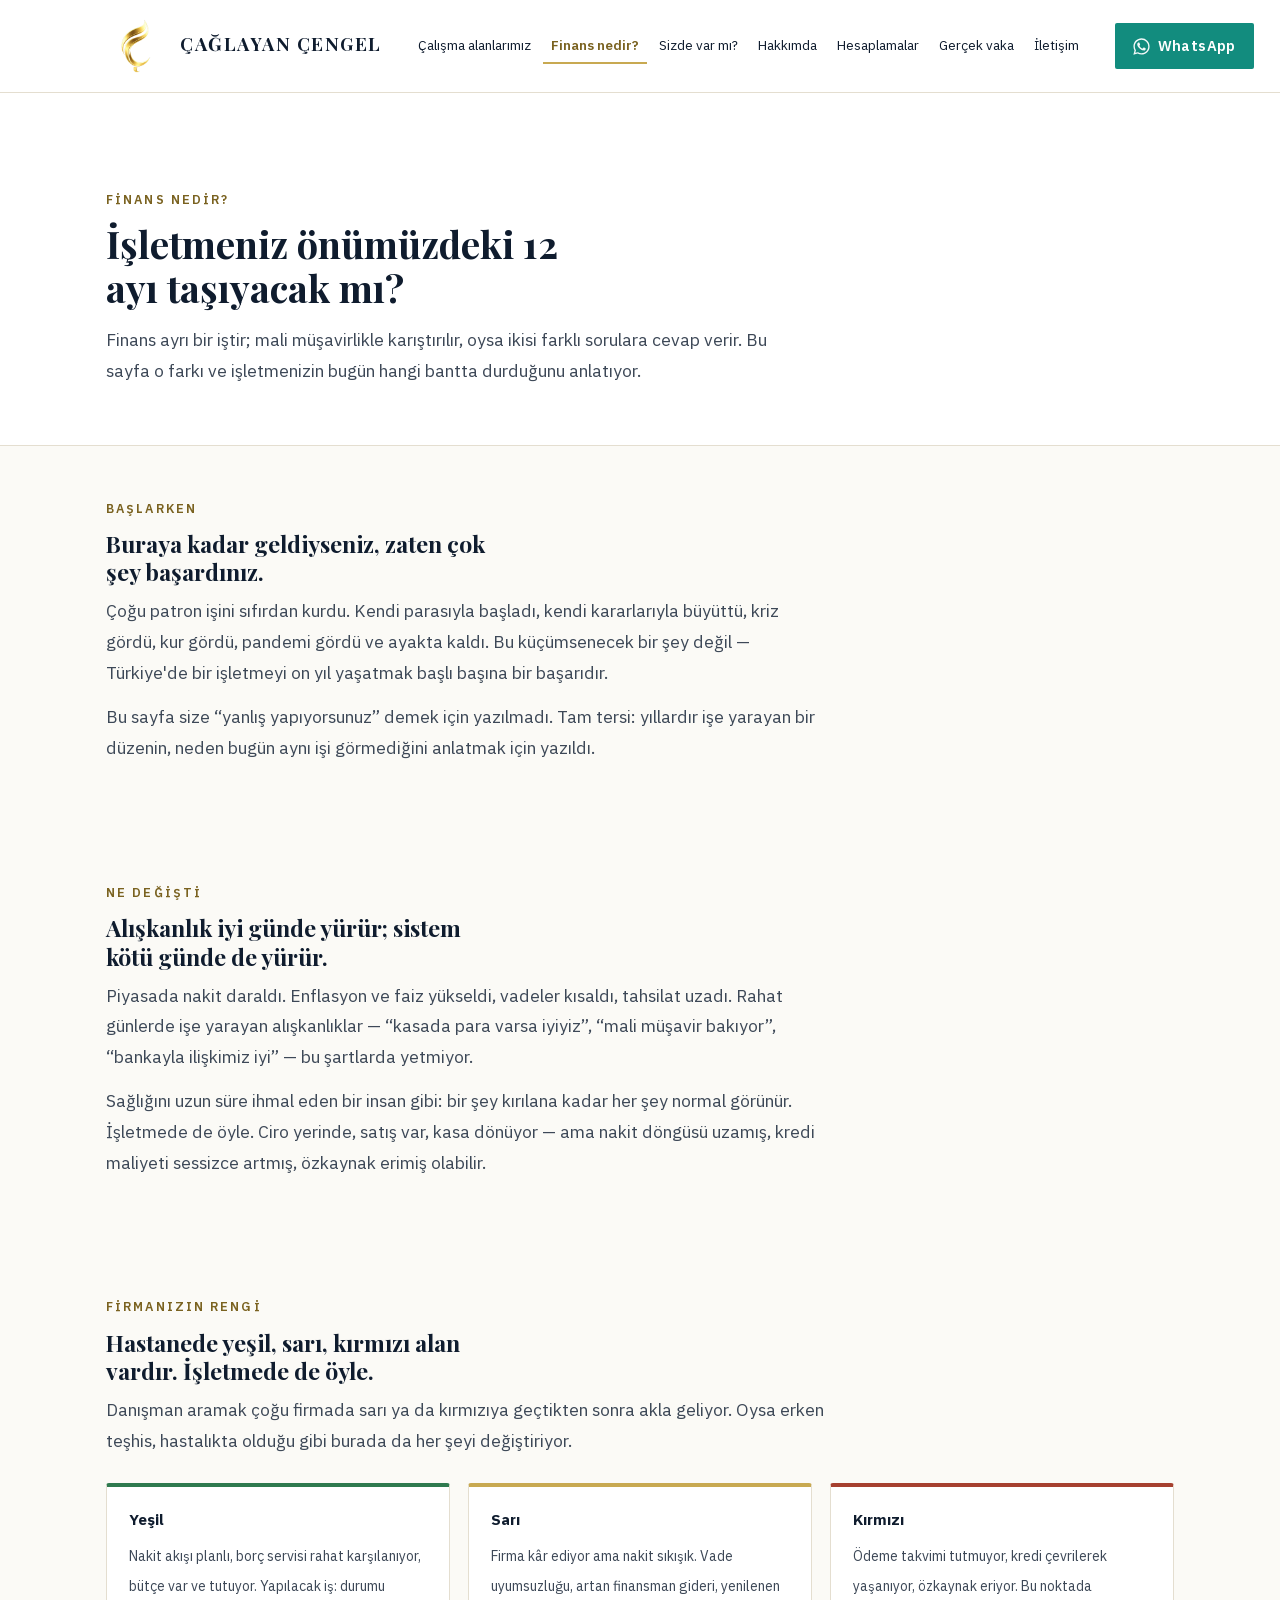
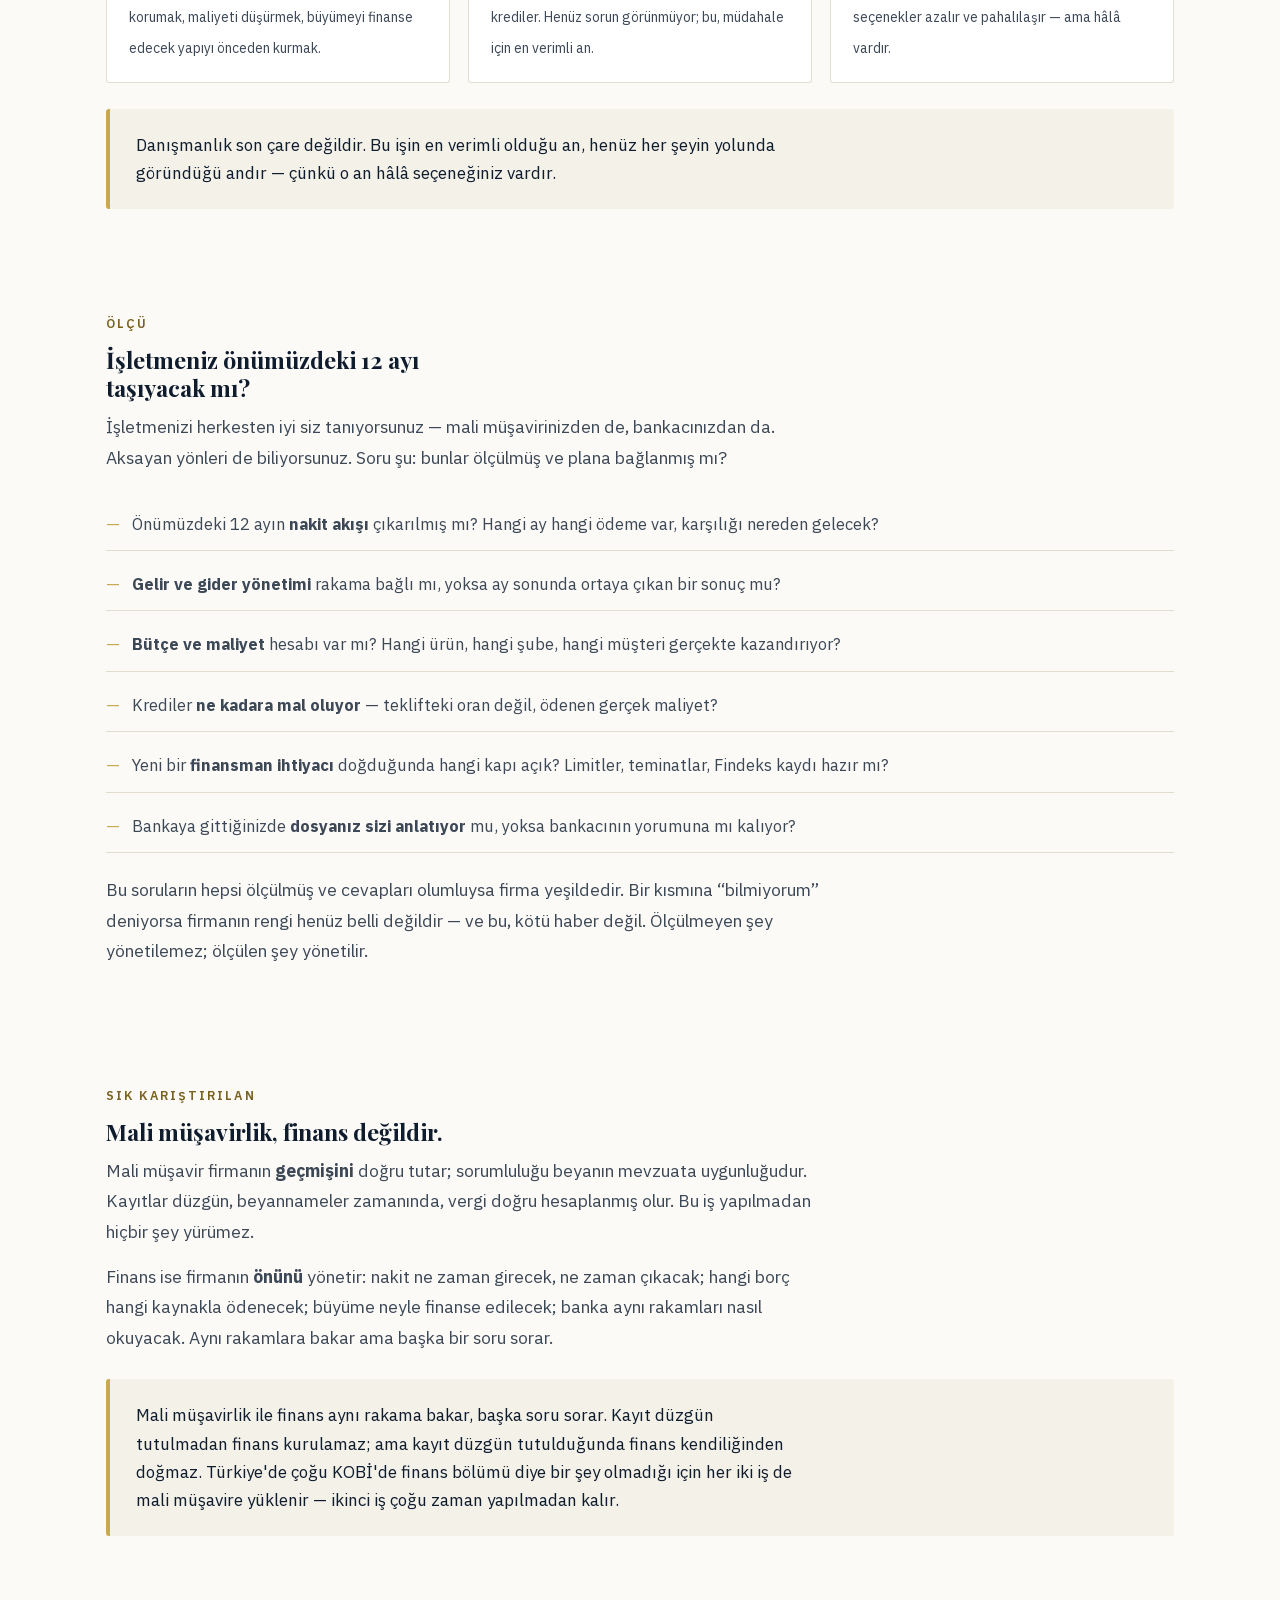
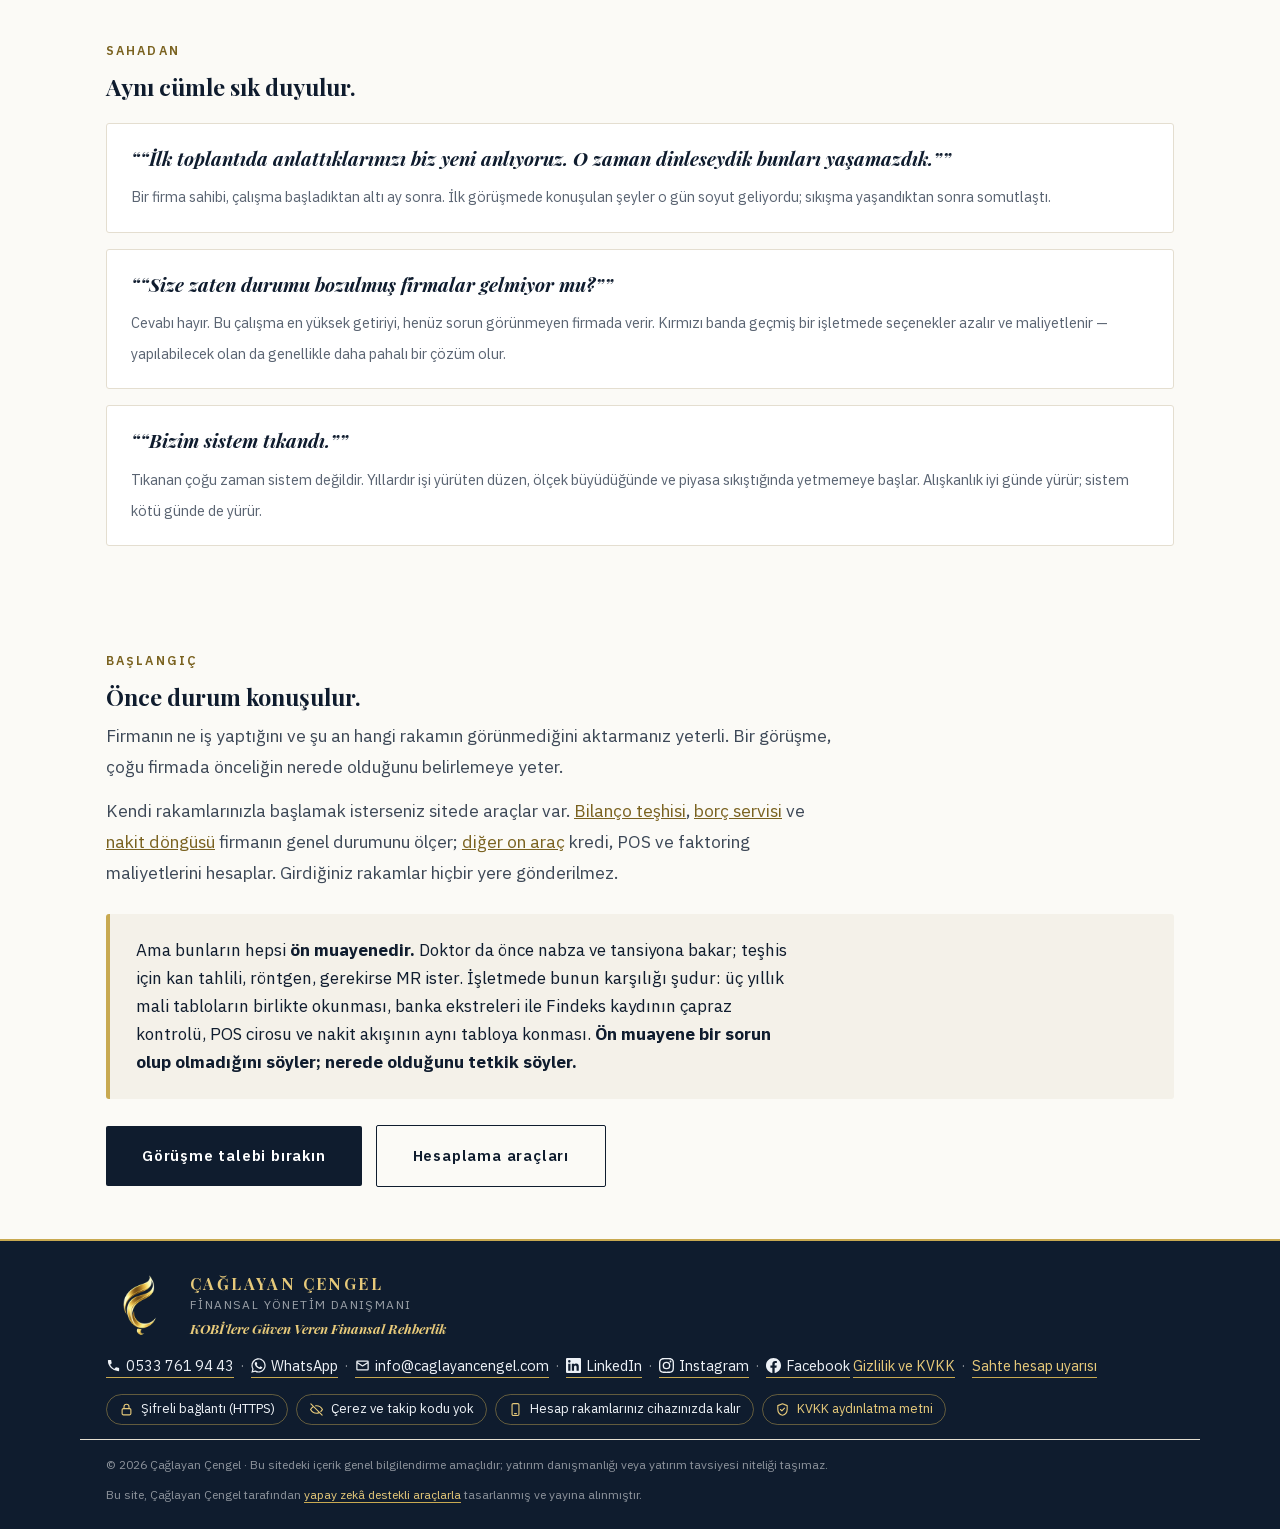
<file: finans-nedir.html>
<!DOCTYPE html>
<html lang="tr">
<head>
<meta charset="UTF-8">

<meta name="viewport" content="width=device-width,initial-scale=1">

<!-- Icerik Guvenligi Politikasi · 13.09.2026
     GitHub Pages HTTP basligi eklettirmiyor, bu yuzden meta ile konuyor.
     Site tamamen kendi kendine yeter: tek bir dis <script src> yok, butun JS
     ve CSS sayfanin icinde. Politika bunu MUHURLER — sayfaya bir sekilde
     yabanci kod sokulsa bile:
       default-src 'none'  : hicbir sey varsayilan olarak yuklenemez
       script-src 'self'   : disaridan betik CEKILEMEZ ('unsafe-inline' sayfanin
                             kendi gomulu betikleri icin zorunlu)
       connect-src         : veri yalnizca gorusme formunun ucuna ve ziyaret
                             sayacina gidebilir; baska bir adrese fetch/XHR
                             ATILAMAZ (sizinti freni)
       form-action         : form baska bir yere gonderilemez
       base-uri 'none'     : goreli adresler kacirilamaz
     Sayac kendi sunucumuzda duruyor (sayac.js), yani 'self' ile yukleniyor;
     sayimi sendBeacon ile goatcounter.com'a gonderdigi icin o adres
     connect-src'de acik tutuluyor — baska hicbir adres degil. -->
<meta http-equiv="Content-Security-Policy" content="default-src 'none'; base-uri 'none'; script-src 'self' 'unsafe-inline'; style-src 'self' 'unsafe-inline'; img-src 'self' data:; font-src 'self'; connect-src 'self' https://formspree.io https://caglayancengel.goatcounter.com; form-action 'self' https://formspree.io; manifest-src 'self'">

<!-- Paylas baglantisinda firmanin rakamlari adresin icinde tasiniyor. Referrer
     kapatilmazsa disari tiklandiginda o adres karsi siteye gider. -->
<meta name="referrer" content="no-referrer">
<title>Finans nedir? — Çağlayan Çengel</title>
<meta name="description" content="Finans, mali müşavirlikten ayrı bir iştir. İşletmenizin önümüzdeki 12 ayı için gelir, gider, bütçe ve nakit akışı planlı mı? Yeşil, sarı, kırmızı — firmanız hangi renkte?">
<link rel="canonical" href="https://caglayancengel.com/finans-nedir.html">
<meta property="og:type" content="article">
<meta property="og:locale" content="tr_TR">
<meta property="og:title" content="Finans nedir? — mali müşavirlikten ayrı bir iş">
<meta property="og:description" content="Kayıt geçmişi yazar, finans önümüzdeki 12 ayı kurar. Firmanız hangi renkte?">
<meta property="og:image" content="https://caglayancengel.com/og.png">
<meta property="og:image:width" content="1200">
<meta property="og:image:height" content="630">
<meta property="og:image:alt" content="Çağlayan Çengel — Finansal Yönetim Danışmanı">
<meta property="og:url" content="https://caglayancengel.com/finans-nedir.html">
<meta name="twitter:card" content="summary_large_image">
<meta name="twitter:title" content="Finans nedir? — mali müşavirlikten ayrı bir iş">
<meta name="twitter:description" content="Kayıt geçmişi yazar, finans önümüzdeki 12 ayı kurar. Firmanız hangi renkte?">
<meta name="twitter:image" content="https://caglayancengel.com/og.png">
<meta name="robots" content="index,follow">
<meta name="theme-color" content="#0F1C2E">
<link rel="icon" href="logo.png">
<link rel="preload" href="fonts/IBMPlexSans-400n-2.woff2" as="font" type="font/woff2" crossorigin>
<link rel="preload" href="fonts/IBMPlexSans-400n-1.woff2" as="font" type="font/woff2" crossorigin>
<link rel="preload" href="fonts/PlayfairDisplay-700n-17.woff2" as="font" type="font/woff2" crossorigin>
<link rel="preload" href="fonts/PlayfairDisplay-700n-16.woff2" as="font" type="font/woff2" crossorigin>
<link rel="stylesheet" href="fonts.css">
<style>
:root{
  --paper:#FBFAF6; --white:#fff; --band:#F4F1E9;
  --navy:#0F1C2E; --body:#3D4857; --soft:#5A6472;
  --gold:#C8A951; --goldink:#7A6220; --rule:#E4DED0; --yesil:#2F5D3A;
  --maxw:1120px;
}
*{box-sizing:border-box;margin:0;padding:0}
/* scroll-behavior:smooth kaldirildi 11.09.2026 — menuden atlama 3,0 sn suruyordu (olculdu). Basa don ve marka logosu JS'te smooth cagirir. */
html{-webkit-text-size-adjust:100%}
body{background:var(--paper);color:var(--body);font-family:'IBM Plex Sans',system-ui,sans-serif;
  font-size:17.5px;line-height:1.75;-webkit-font-smoothing:antialiased}
h1,h2,h3{font-family:'Playfair Display',Georgia,serif;font-weight:700;line-height:1.22;color:var(--navy)}
a{color:var(--goldink)}
strong{color:var(--navy);font-weight:600}
.wrap{max-width:var(--maxw);margin:0 auto;padding:0 26px}
.narrow{max-width:760px;margin:0 auto;padding:0 26px}
section{padding:56px 0}
.kicker{font-size:12.5px;letter-spacing:2.1px;text-transform:uppercase;color:var(--goldink);font-weight:600;margin-bottom:11px}
h2{font-size:23px;margin:38px 0 10px}
h2:first-of-type{margin-top:0}
p{margin-bottom:14px;max-width:68ch}
ul{margin:0 0 16px 20px} li{margin-bottom:7px}
.rule{width:40px;height:2px;background:var(--gold);margin:0 0 26px}

.top{border-bottom:1px solid var(--rule);background:var(--white);position:sticky;top:0;z-index:50}
.top .wrap{display:flex;align-items:center;gap:14px;padding:16px 26px}
.top img{width:60px;height:60px;object-fit:contain}
.top .nm{font-family:'Playfair Display',serif;font-weight:700;color:var(--navy);font-size:18.5px;letter-spacing:1.5px}
.top .marka{display:flex;align-items:center;gap:14px;text-decoration:none;transition:opacity .2s ease}
.top @media(hover:hover) and (pointer:fine){.marka:hover{opacity:.72}}
.top .sp{flex:1}


.hero{background:var(--white);padding:56px 0 44px;border-bottom:1px solid var(--rule)}
.h1{font-family:'Playfair Display',serif;font-weight:700;color:var(--navy);
  font-size:clamp(27px,3.4vw,38px);line-height:1.15;max-width:22ch}
.tarih{margin-top:14px;font-size:14.5px;color:var(--soft)}

.ozet{background:#E4EDE6;border-left:3px solid var(--yesil);padding:18px 22px;margin:26px 0 6px;max-width:70ch}
.ozet strong{color:var(--yesil)}
.kutu{background:var(--band);border-left:2px solid var(--gold);padding:16px 20px;margin:18px 0;font-size:16px;max-width:70ch}

footer{background:var(--navy);border-top:2px solid var(--gold);padding:30px 0 24px;color:rgba(255,255,255,.78)}
.fbar{display:flex;align-items:center;gap:16px;flex-wrap:wrap}
.fbar img{width:68px;height:68px;object-fit:contain}
.fmid{display:flex;flex-direction:column;line-height:1.35}
.f-sl2{font-family:'Playfair Display',serif;font-style:italic;color:var(--goldink);font-size:13.5px;margin-top:5px}
.f-nm{font-family:'Playfair Display',serif;font-weight:700;color:var(--goldink);font-size:16px;letter-spacing:2.4px}
.f-rl{font-size:12px;letter-spacing:1.4px;text-transform:uppercase;color:var(--soft);margin-top:3px}
.f-sl{font-family:'Playfair Display',serif;font-style:italic;color:var(--goldink);font-size:14.5px;margin:0 0 0 auto}
.f-ml{margin-top:14px;font-size:14.5px}
.f-ml a{color:var(--navy);text-decoration:none;border-bottom:1px solid var(--gold);padding:2px 0}
.f-lg{margin-top:14px;padding-top:14px;border-top:1px solid var(--rule);font-size:12px;color:var(--soft);line-height:1.75}
.f-yz{display:block;margin-top:9px}
.f-yz a{color:inherit;text-decoration:none;border-bottom:1px solid var(--gold)}
@media(max-width:820px){body{font-size:16.5px}section{padding:44px 0}.fbar .f-sl{margin:8px 0 0;width:100%}}

.wa-top{display:inline-flex;align-items:center;gap:8px;background:#128C7E;color:#fff !important;
  text-decoration:none;border:none !important;padding:10px 18px;border-radius:2px;
  font-size:14.5px;font-weight:600;letter-spacing:.4px;transition:.2s;margin-left:14px}
.wa-top:hover{background:#075E54}
.wa-top svg{opacity:.95}
@media(max-width:520px){.wa-top span{display:none}.wa-top{padding:10px 12px}}

.basa{
  position:fixed;right:22px;bottom:22px;z-index:60;width:46px;height:46px;
  display:flex;align-items:center;justify-content:center;
  background:var(--navy);color:#fff;border:0;border-radius:3px;cursor:pointer;
  opacity:0;visibility:hidden;transform:translateY(8px);transition:.22s;
  box-shadow:0 2px 10px rgba(15,28,46,.22)
}
.basa.gor{opacity:1;visibility:visible;transform:none}
.basa:hover{background:var(--goldink)}
.basa svg{width:17px;height:17px}
@media(max-width:820px){.basa{bottom:76px;right:16px;width:42px;height:42px}}

.mgrup{position:relative;display:flex;align-items:center}
.altm{
  position:absolute;top:calc(100% + 10px);left:50%;transform:translateX(-50%) translateY(-6px);
  min-width:236px;background:var(--white);border:1px solid var(--rule);border-radius:3px;
  box-shadow:0 6px 22px rgba(15,28,46,.13);padding:7px 0;z-index:70;
  opacity:0;visibility:hidden;transition:.18s
}
@media(hover:hover) and (pointer:fine){.mgrup:hover .altm{opacity:1;visibility:visible;transform:translateX(-50%) translateY(0)}}
/* `:focus-within` KALDIRILDI (12.09.2026): `kapandi` ile ayni ogede
   cekisiyor, bir menuden otekine gecilince eskisi acik kaliyordu.
   Odak menuye girince JS `acik` koyar — ac/kapa tek yerden. */
.altm::before{content:"";position:absolute;top:-10px;left:0;right:0;height:10px}
/* Menuden arac secilince menu kendiliginden KAPANMIYORDU: imlec .altm'in
   uzerinde kaldigi icin :hover suruyor, acik kutu kartin sonuc tablosunu
   ortuyordu (olculdu 11.09.2026, ekran kaydi — 13 aracin hepsinde).
   Ozgulluk :hover kuraliyla esit (0,3,0); bu yuzden ONDAN SONRA durur. */
.mgrup.kapandi.kapandi .altm{opacity:0;visibility:hidden;transform:translateX(-50%) translateY(-6px)}
/* Sinif iki kez YAZILI: odak alt menu ogesinde kalinca
   `.mgrup:focus-within .altm` kutuyu acik tutuyordu, esit ozgullukte
   `kapandi` onu ezemiyordu — bir menuden otekine gecilince eskisi
   acik kaliyordu (olculdu 12.09.2026, Caglayan'in ekran goruntusu). */
/* Klavyeyle acilan menu — olculdu 12.09.2026: `visibility:hidden` tasiyan
   ogeye focus() GECMEZ. :hover ve :focus-within yokken asagi ok alt menuye
   inemiyordu; `acik` o yolu acar. Kural `kapandi`dan SONRA durur (esit
   ozgulluk, kaynak sirasi kazanir). */
.mgrup.acik .altm{opacity:1;visibility:visible;transform:translateX(-50%) translateY(0);
  transition:none}   /* gecis YOK: `visibility` gecisin ortasinda degisir,
     o ~90 ms boyunca oge gizli sayilir ve focus() gecmez (olculdu 12.09.2026) */
.altm a{
  display:block;padding:9px 18px;font-size:14.5px;color:var(--body);text-decoration:none;
  border:0;white-space:nowrap;transition:.12s
}
.altm a:hover{background:var(--band);color:var(--navy)}
/* KLAVYE ODAGI — tarayicinin MAVI dikdortgeni cikiyordu (kullanici,
   11.09.2026 canli, ok tusuyla gezerken). Odak GIZLENMIYOR, yalniz
   gorunumu markanin kendi isaretine birakiliyor:
     ust basliklar -> altin alt serit (`:focus` kurali zaten yaziliydi)
     alt menu      -> acik zemin (hover ile ayni; `:focus` stili YOKTU,
                      once o eklendi — yoksa odak tumden gorunmez kalirdi) */
.altm a:focus{background:var(--band);color:var(--navy);outline:none}
.menu-kutu>a:focus,.topnav>a:focus,.menu-kutu .mgrup>a:focus,
.menu-kutu>a:focus-visible,.topnav>a:focus-visible,
.menu-kutu .mgrup>a:focus-visible{outline:none}
.altm .altm-bas{
  padding:5px 18px 9px;font-size:11px;letter-spacing:1.4px;text-transform:uppercase;
  color:var(--goldink);font-weight:600;border-bottom:1px solid var(--rule);margin-bottom:5px
}
@media(max-width:1023px){.altm{display:none}}

/* --- MOBIL MENU --- */
.hmb{display:none;flex:0 0 auto;width:44px;height:44px;align-items:center;justify-content:center;
  background:none;border:1px solid var(--rule);border-radius:3px;cursor:pointer;padding:0;margin-left:10px}
.hmb span{display:block;width:19px;height:2px;background:var(--navy);position:relative;transition:.2s}
.hmb span::before,.hmb span::after{content:"";position:absolute;left:0;width:19px;height:2px;background:var(--navy);transition:.2s}
.hmb span::before{top:-6px} .hmb span::after{top:6px}
.hmb.acik span{background:transparent}
.hmb.acik span::before{transform:rotate(45deg);top:0}
.hmb.acik span::after{transform:rotate(-45deg);top:0}
.mpanel{
  display:none;position:fixed;inset:0;z-index:90;background:var(--paper);
  padding:78px 26px 30px;overflow-y:auto;-webkit-overflow-scrolling:touch
}
.mpanel.acik{display:block}
.mpanel a{
  display:block;padding:16px 0;font-family:'Playfair Display',Georgia,serif;font-size:21px;
  color:var(--navy);text-decoration:none;border-bottom:1px solid var(--rule)
}
.mpanel .mp-bas{padding:22px 0 8px;font-size:11px;letter-spacing:1.6px;text-transform:uppercase;color:var(--goldink);font-weight:600}
.mpanel .mp-arac{font-family:'IBM Plex Sans',sans-serif;font-size:16px;padding:12px 0;color:var(--body)}
.mpanel .mp-wa{
  display:flex;align-items:center;justify-content:center;gap:9px;margin-top:26px;padding:16px;
  background:#128C7E;color:#fff;border:0;border-radius:3px;font-family:'IBM Plex Sans',sans-serif;
  font-size:16px;font-weight:600
}
/* Menu ikonlari: anlamli cizgi ikon, altin daire, baslik boyunda (04.10.2026) */
.mpanel a.mi{display:flex;align-items:center;gap:16px;padding:12px 0}
.mpanel .ik{flex:none;width:40px;height:40px;border-radius:50%;background:#F3EBD3;display:grid;place-items:center;color:var(--goldink)}
.mpanel .ik svg{width:22px;height:22px;fill:none;stroke:currentColor;stroke-width:1.7;stroke-linecap:round;stroke-linejoin:round}
.mpanel a.mi[aria-current] .ik{background:var(--goldink);color:#fff}
body.kilit{overflow:hidden}
/* Menu acikken ust serit panelin ustunde kalir: logo ve kapat (X) gorunur (04.10.2026) */
body.kilit .top{z-index:100}
@media(max-width:1023px){.hmb{display:flex}.top .wrap>a:not(.wa-top):not(.marka),.top .wrap>.mgrup{display:none}}
/* ---- 360px alti: ust cubuk sikismasin (320px'de hamburger tasiyordu) ---- */
@media(max-width:480px){
  .top .wrap{gap:9px;padding-left:16px;padding-right:16px}
  .top .marka{gap:9px}
  .top img{width:46px;height:46px}
  .top .nm{font-size:14px;letter-spacing:.7px}
  .wa-top{padding:9px 11px}
  .hmb{width:40px;height:40px}
}
@media(max-width:340px){
  .top .nm{display:none}
}
/* Marka bloğu lacivert zeminde (02.09.2026 · Çağlayan): altın yazı beyaz
   üzerinde zayıf kalıyordu. Açık altın #E6C97A koyu zemin için, --goldink
   ise açık zemin içindir — ikisi yer değiştirmez. */
footer .f-nm,footer .f-sl2{color:#E6C97A}
footer .f-rl{color:rgba(255,255,255,.58)}
footer .f-ml a{color:#EDF1F6;border-bottom-color:var(--gold)}
footer .f-ml{color:rgba(255,255,255,.55)}
footer .f-lg{color:rgba(255,255,255,.52)}
footer .f-yz a,footer a[href*="gizlilik"]{color:#E6C97A;border-bottom-color:var(--gold)}
footer img{filter:none}
.cta{margin-top:30px;display:flex;gap:14px;flex-wrap:wrap;align-items:center}
.btn{
  display:inline-block;padding:17px 36px;font-size:15px;font-weight:600;
  letter-spacing:.8px;text-decoration:none;border-radius:2px;transition:.2s
}
.btn-fill{background:var(--navy);color:#fff}
.btn-line{border:1.5px solid var(--navy);color:var(--navy)}
/* Üst bar (02.09.2026) — marka ile menü görsel olarak ayrılıyor:
   menü hafif zeminli bir kutunun içinde durur, marka dışarıda kalır.
   Çizgi sürekli değil; yalnız hover'da ve bulunduğun sayfada belirir. */
/* Menu linkleri artik .menu-kutu icinde — secici ona gore. */
.menu-kutu a{
  font-size:13.5px;color:var(--navy)!important;text-decoration:none}
.menu-kutu a[aria-current="page"]{
  border-bottom-color:var(--gold)!important;color:var(--goldink)!important;font-weight:600}
/* Marka da ayni davranir — tiklanabilir oldugu gorunsun (ana sayfaya doner). */
.marka .nm{border-bottom:2px solid transparent;padding-bottom:2px;transition:border-color .18s}
.marka:hover .nm,.marka:focus .nm,.marka:active .nm{border-bottom-color:var(--gold)}
/* Her baslik kendi kutusunda (kullanici 02.09.2026) — tek blok zemin degil. */
.menu-kutu{display:flex;align-items:center;gap:4px;padding:0;background:none;white-space:nowrap}
/* Zemin cok kalindi ve yalniz bir baslikta gorunuyordu (kullanici 02.09.2026):
   normalde zemin yok, hover ve bulunulan sayfada hafif altin tonu. */
.menu-kutu>a,.menu-kutu .mgrup>a{white-space:nowrap;
  background:none;padding:6px 8px 4px;border-radius:0}
/* Altin alt cizgi geri geldi (kullanici 02.09.2026) — markada da gecerli.
   hover:hover sorgusuna kapatilmadi: dokunmatik cihazda dokununca da gorunur. */
.menu-kutu>a,.menu-kutu .mgrup>a{border-bottom:2px solid transparent;transition:border-color .18s}
.menu-kutu>a:hover,.menu-kutu .mgrup>a:hover,
.menu-kutu>a:active,.menu-kutu .mgrup>a:active{border-bottom-color:var(--gold);background:none}
/* KLAVYE ODAGI ile BULUNULAN BOLUM ayri gorunur — kullanici 11.09.2026:
   [geri bildirim]. Ikisi de altin alt
   serit tasiyordu; hangisi "sayfada buradasin", hangisi "klavye burada"
   ayirt edilemiyordu. Arac cubugundaki emsal (.sec) uygulandi:
     alt serit   = sayfada BULUNULAN bolum (.act) — tek cizgi
     altin zemin = klavyenin DURDUGU baslik (:focus) — cizgi yok */
.menu-kutu>a:focus,.topnav>a:focus,.menu-kutu .mgrup>a:focus{
  background:rgba(200,169,81,.18);color:var(--navy)}
.marka .nm{white-space:nowrap}
@media(max-width:1200px){.menu-kutu{gap:4px}
  .menu-kutu>a,.menu-kutu .mgrup>a{font-size:13.5px;padding:6px 9px}}
.marka:hover .nm{opacity:.72}
/* Mobilde üst menü gizlenir, hamburger devreye girer. Linkler .menu-kutu
   içine alınınca eski '.topnav' kuralı eşleşmez olmuştu — menü ekrandan
   taşıyordu (Çağlayan, 02.09.2026). */
@media(max-width:1023px){.menu-kutu{display:none!important}}
/* 1024-1279 px (kucuk dizustu): tam menu kalir, sigsin diye yazi sikilasir ve WhatsApp dugmesi simgeye iner (Caglayan 23.09.2026 — hamburger istenmedi). */
@media(min-width:1024px) and (max-width:1279px){.menu-kutu{gap:0}
  .menu-kutu>a,.topnav>a,.menu-kutu .mgrup>a{font-size:12.5px;padding:6px 4px 4px}
  .wa-top span{display:none}.wa-top{padding:10px 12px}
  .menu-kutu .mgrup:last-child .altm{left:auto;right:0;transform:none!important}}
/* Yapışkan üst bar hedefi örtmesin. */
section[id],header[id],div[id]{scroll-margin-top:calc(var(--ust,80px) + 14px)}
/* Alt bilgi guven satiri: ziyaretciye "bilgim nereye gidiyor" cevabi (04.10.2026) */
footer .f-guv{display:flex;flex-wrap:wrap;gap:8px;margin-top:16px}
footer .f-guv span,footer .f-guv a{display:inline-flex;align-items:center;gap:7px;padding:6px 12px;border:1px solid rgba(200,169,81,.45);border-radius:999px;font-size:13px;color:#EDF1F6;text-decoration:none;line-height:1.3}
footer .f-guv a{color:#E6C97A;border-bottom:1px solid rgba(200,169,81,.45)}
footer .f-guv svg{width:15px;height:15px;flex:none;fill:none;stroke:#E6C97A;stroke-width:1.8;stroke-linecap:round;stroke-linejoin:round}
</style>
<style>
/* ================= HAREKET KATMANI v1 · 30.08.2026 ================= */
/* JS calismazsa hicbiri uygulanmaz — icerik her hâlükârda gorunur. */

/* okuma cubugu */
#okuma{position:fixed;top:0;left:0;height:2px;width:0;z-index:200;pointer-events:none;
  background:linear-gradient(90deg,#C8A951,#E6C97A);transition:width .12s linear}

/* --- acilis: hero ogeleri kademeli belirir --- */
.js-anim .hero .kicker,.js-anim .hero .h1,.js-anim .hero .sub,
.js-anim .hero .pull,.js-anim .hero .ayrim,.js-anim .hero .cta,.js-anim .hero .proof,
.js-anim .hero .rapor-ust,.js-anim .hero .r-kunye{
  opacity:0;transform:translateY(15px);animation:acilis .75s cubic-bezier(.22,.61,.36,1) forwards}
.js-anim .hero .kicker{animation-delay:.05s}
.js-anim .hero .h1{animation-delay:.13s}
.js-anim .hero .sub{animation-delay:.23s}
.js-anim .hero .pull{animation-delay:.33s}
.js-anim .hero .ayrim{animation-delay:.43s}
.js-anim .hero .cta{animation-delay:.51s}
.js-anim .hero .proof{animation-delay:.59s}
@keyframes acilis{to{opacity:1;transform:none}}

/* --- kaydirinca beliren bloklar --- */
.js-anim .rv{opacity:0;transform:translateY(34px);
  transition:opacity .8s cubic-bezier(.22,.61,.36,1),transform .8s cubic-bezier(.22,.61,.36,1)}
.js-anim .rv.gor{opacity:1;transform:none}

/* ic ogeler biraz daha kisa yoldan gelir */
.js-anim .rv-ic{opacity:0;transform:translateY(24px);
  transition:opacity .7s cubic-bezier(.22,.61,.36,1),transform .7s cubic-bezier(.22,.61,.36,1)}
.js-anim .rv-ic.gor{opacity:1;transform:none}

/* bolum cizgisi soldan acilir */
.js-anim .rule{transform-origin:left center;transform:scaleX(0);
  transition:transform .85s cubic-bezier(.22,.61,.36,1)}
.js-anim .rule.gor{transform:scaleX(1)}

/* gorsel olcek animasyonu kaldirildi — tasma ve katman artefakti yapiyordu */

/* --- ust cubuk kaydirinca golgelenir --- */
.js-anim .top{transition:box-shadow .3s ease,background-color .3s ease}
.js-anim .top.kaydi{box-shadow:0 1px 18px rgba(15,28,46,.10)}

/* --- kart yukselmesi --- */
.js-anim .step,.js-anim .kart,.js-anim .cikti-kart,.js-anim .arac-kart{
  transition:transform .28s cubic-bezier(.22,.61,.36,1),box-shadow .28s ease}
@media (hover:hover){
  .js-anim .step:hover,.js-anim .kart:hover,.js-anim .cikti-kart:hover,.js-anim .arac-kart:hover{
    transform:translateY(-3px)}
}

/* --- hareket istemeyen kullanici: her sey durur --- */
@media (prefers-reduced-motion:reduce){
  .js-anim .hero .kicker,.js-anim .hero .h1,.js-anim .hero .sub,.js-anim .hero .pull,
  .js-anim .hero .ayrim,.js-anim .hero .cta,.js-anim .hero .proof,
  .js-anim .hero .rapor-ust,.js-anim .hero .r-kunye{animation:none;opacity:1;transform:none}
  .js-anim .rv,.js-anim .rv.gor,.js-anim .rv-ic,.js-anim .rv-ic.gor{transition:none;opacity:1;transform:none}
  .js-anim .rule{transform:none;transition:none}
  .js-anim .rv img,.js-anim .rv-ic img,.js-anim .rv svg,.js-anim .rv-ic svg{transform:none;transition:none}
  .js-anim .step,.js-anim .kart,.js-anim .cikti-kart,.js-anim .arac-kart{transition:none}
  #okuma{display:none}
}
</style>
  <link rel="apple-touch-icon" href="/logo.png">
<script type="application/ld+json">
{
 "@context": "https://schema.org",
 "@type": "Article",
 "inLanguage": "tr-TR",
 "headline": "Finans nedir? Mali müşavirlikten farkı ne?",
 "description": "Finans ayrı bir iştir; mali müşavirlik beyanın mevzuata uygunluğuyla ilgilenir. İşletmenin önümüzdeki 12 ay için gelir, gider, bütçe, maliyet ve nakit akışı planı finansın konusudur.",
 "author": {"@type": "Person", "name": "Çağlayan Çengel", "jobTitle": "Finansal Yönetim Danışmanı"},
 "publisher": {"@type": "Person", "name": "Çağlayan Çengel"},
 "url": "https://caglayancengel.com/finans-nedir.html"
}
</script>
<style>
.fn-hero{background:var(--white);padding:96px 0 44px;border-bottom:1px solid var(--rule)}
.fn-hero .h1{max-width:20ch}
.fn-hero .sub{max-width:64ch;margin-top:16px}
.fn-b{padding:52px 0}
.fn-b:nth-of-type(even){background:var(--paper)}
.fn-b h2{max-width:26ch}
.fn-b p{max-width:66ch}
.renk{display:grid;grid-template-columns:repeat(3,minmax(0,1fr));gap:18px;
  max-width:var(--maxw);margin:26px auto 0}
.renk div{padding:20px 22px;border-radius:3px;background:var(--white);
  border:1px solid var(--rule);border-top:4px solid}
.renk .r-y{border-top-color:#2F7A4F}
.renk .r-s{border-top-color:#C8A951}
.renk .r-k{border-top-color:#A6402F}
.renk b{display:block;font-size:15px;color:var(--navy);margin-bottom:7px}
.renk span{font-size:14px;line-height:1.6;color:var(--body)}
.fn-soru{max-width:var(--maxw);margin:24px auto 0;padding:0;list-style:none}
.fn-soru li{padding:13px 0 13px 26px;border-bottom:1px solid var(--rule);
  font-size:16.5px;line-height:1.6;color:var(--body);position:relative}
.fn-soru li::before{content:"—";position:absolute;left:0;color:var(--gold)}
.fn-vurgu{max-width:var(--maxw);margin:26px auto 0;padding:22px 26px;
  background:var(--band);border-left:4px solid var(--gold);border-radius:3px}
.fn-vurgu p{margin:0;font-size:17px;line-height:1.65;color:var(--navy)}
.fn-saha{max-width:var(--maxw);margin:22px auto 0;display:grid;gap:16px}
.fn-saha div{padding:20px 24px;background:var(--white);border:1px solid var(--rule);
  border-radius:3px}
.fn-saha q{display:block;font-family:'Playfair Display',Georgia,serif;font-size:19px;
  line-height:1.5;color:var(--navy);font-style:italic;margin-bottom:9px}
.fn-saha span{font-size:14.5px;line-height:1.6;color:var(--soft)}
@media(max-width:820px){
  .fn-hero{padding:64px 0 34px}
  .renk{grid-template-columns:1fr}
}
</style>
</head>
<body>


<div class="top">
  <div class="wrap">
    <a class="marka" href="/" aria-label="Ana sayfa — başa dön"><img src="logo.png" alt=""><span class="nm">ÇAĞLAYAN ÇENGEL</span></a>
    <span class="sp"></span><span class="menu-kutu"><span class="mgrup"><a href="/#ne-yaparim">Çalışma alanlarımız</a><div class="altm"><div class="altm-bas">Çalışma alanlarımız</div><a href="/#k1">01 · İç kontrol ve kayıt doğruluğu</a><a href="/#k2">02 · Nakit ve işletme sermayesi</a><a href="/#k3">03 · Finansal durum ve risk</a><a href="/#k4">04 · Kredi, limit ve banka</a><a href="/#k5">05 · Karar ve kaynak seçimi</a></div></span><a href="finans-nedir.html" aria-current="page" style="color:var(--goldink)">Finans nedir?</a>
    <a href="/#olcut">Sizde var mı?</a>
    <a href="/#kimim">Hakkımda</a><span class="mgrup"><a href="hesaplamalar.html#a4">Hesaplamalar</a><div class="altm"><div class="altm-bas">Hesaplama araçları</div><a href="hesaplamalar.html#a4">Taksitli ticari kredi</a><a href="hesaplamalar.html#a5">Rotatif (BCH)</a><a href="hesaplamalar.html#a6">Spot kredi</a><a href="hesaplamalar.html#a7">Çek/senet iskonto</a><a href="hesaplamalar.html#a11">Ticari KMH</a><a href="hesaplamalar.html#a9">Faktoring</a><a href="hesaplamalar.html#a10">Eline geçen ne kadar</a><a href="hesaplamalar.html#a8">POS komisyonu</a><a href="hesaplamalar.html#a12">Leasing / kredi</a><a href="hesaplamalar.html#a13">Kredi kapasitesi</a><a href="hesaplamalar.html#a1">Bilanço teşhisi</a><a href="hesaplamalar.html#a2">Borç servisi · DSCR</a><a href="hesaplamalar.html#a3">Nakit döngüsü</a></div></span>
    <a href="ornek-rapor.html">Gerçek vaka</a><span class="mgrup"><a href="/#iletisim">İletişim</a><div class="altm"><div class="altm-bas">İletişim</div><a href="tel:+905337619443"><svg viewBox="0 0 24 24" width="14" height="14" fill="currentColor" aria-hidden="true" style="vertical-align:-2px;margin-right:6px"><path d="M6.6 10.8a15.1 15.1 0 0 0 6.6 6.6l2.2-2.2a1 1 0 0 1 1-.24 11.4 11.4 0 0 0 3.6.58 1 1 0 0 1 1 1V20a1 1 0 0 1-1 1A17 17 0 0 1 3 4a1 1 0 0 1 1-1h3.5a1 1 0 0 1 1 1 11.4 11.4 0 0 0 .57 3.6 1 1 0 0 1-.25 1z"/></svg>0533 761 94 43</a><a href="mailto:info&#64;caglayancengel&#46;com">E-posta</a><a href="kart.html">Dijital kartvizit</a><a href="/#gform">Görüşme formu — arama talebi bırakın</a></div></span></span><a class="wa-top" href="https://wa.me/905337619443" target="_blank" rel="noopener"><svg viewBox="0 0 24 24" width="17" height="17" fill="currentColor" aria-hidden="true" style="flex:0 0 auto"><path d="M17.47 14.38c-.3-.15-1.76-.87-2.03-.97-.27-.1-.47-.15-.67.15-.2.3-.77.97-.94 1.17-.17.2-.35.22-.65.07-.3-.15-1.26-.46-2.4-1.48-.89-.79-1.49-1.77-1.66-2.07-.17-.3-.02-.46.13-.61.13-.13.3-.35.45-.52.15-.17.2-.3.3-.5.1-.2.05-.37-.02-.52-.07-.15-.67-1.62-.92-2.22-.24-.58-.49-.5-.67-.51h-.57c-.2 0-.52.07-.79.37-.27.3-1.04 1.02-1.04 2.48s1.06 2.88 1.21 3.08c.15.2 2.1 3.2 5.08 4.49.71.31 1.26.49 1.69.63.71.22 1.36.19 1.87.12.57-.09 1.76-.72 2-1.41.25-.7.25-1.29.17-1.41-.07-.13-.27-.2-.57-.35M12.04 21.5h-.01a9.5 9.5 0 0 1-4.83-1.32l-.35-.21-3.59.94.96-3.5-.23-.36a9.46 9.46 0 0 1-1.45-5.06c0-5.23 4.27-9.49 9.51-9.49 2.54 0 4.92.99 6.71 2.78a9.42 9.42 0 0 1 2.78 6.72c0 5.23-4.27 9.5-9.5 9.5m8.08-17.58A11.42 11.42 0 0 0 12.04.5C5.75.5.63 5.61.63 11.9c0 2.01.53 3.98 1.53 5.71L.5 23.5l6.05-1.59a11.4 11.4 0 0 0 5.49 1.4h.01c6.28 0 11.4-5.11 11.4-11.4 0-3.05-1.19-5.91-3.34-8.07"/></svg><span>WhatsApp</span></a>
  <button class="hmb" id="hmbBtn" aria-label="Menü" aria-expanded="false"><span></span></button></div>
</div>

<div class="mpanel" id="mpanel"><a class="mi" href="/"><span class="ik" aria-hidden="true"><svg viewBox="0 0 24 24"><path d="M3.5 10.5 12 3.5l8.5 7"/><path d="M5.5 9v11h4.5v-6h4v6h4.5V9"/></svg></span>Ana sayfa</a><a class="mi" href="/#ne-yaparim"><span class="ik" aria-hidden="true"><svg viewBox="0 0 24 24"><rect x="3.5" y="3.5" width="7" height="7" rx="1.2"/><rect x="13.5" y="3.5" width="7" height="7" rx="1.2"/><rect x="3.5" y="13.5" width="7" height="7" rx="1.2"/><rect x="13.5" y="13.5" width="7" height="7" rx="1.2"/></svg></span>Çalışma alanlarımız</a><a class="mi" href="finans-nedir.html" aria-current="page" style="color:var(--goldink)"><span class="ik" aria-hidden="true"><svg viewBox="0 0 24 24"><circle cx="12" cy="12" r="9"/><path d="M9.4 9.3a2.7 2.7 0 0 1 5.2 1c0 1.9-2.6 2.2-2.6 4"/><circle cx="12" cy="17.3" r=".9" fill="currentColor" stroke="none"/></svg></span>Finans nedir?</a><a class="mi" href="/#olcut"><span class="ik" aria-hidden="true"><svg viewBox="0 0 24 24"><rect x="5" y="4.5" width="14" height="16.5" rx="1.8"/><path d="M9 4.5V3h6v1.5"/><path d="m8.5 11.5 1.8 1.8 3.4-3.6"/><path d="M8.5 17h7"/></svg></span>Sizde var mı?</a><a class="mi" href="/#kimim"><span class="ik" aria-hidden="true"><svg viewBox="0 0 24 24"><circle cx="12" cy="8" r="3.8"/><path d="M4.5 20.5c1.2-3.8 4-5.6 7.5-5.6s6.3 1.8 7.5 5.6"/></svg></span>Hakkımda</a><a class="mi" href="hesaplamalar.html#a4"><span class="ik" aria-hidden="true"><svg viewBox="0 0 24 24"><rect x="5" y="2.5" width="14" height="19" rx="2"/><rect x="8" y="5.5" width="8" height="3.6" rx=".6"/><circle cx="8.8" cy="13" r=".9" fill="currentColor" stroke="none"/><circle cx="12" cy="13" r=".9" fill="currentColor" stroke="none"/><circle cx="15.2" cy="13" r=".9" fill="currentColor" stroke="none"/><circle cx="8.8" cy="17" r=".9" fill="currentColor" stroke="none"/><circle cx="12" cy="17" r=".9" fill="currentColor" stroke="none"/><circle cx="15.2" cy="17" r=".9" fill="currentColor" stroke="none"/></svg></span>Hesaplamalar</a><a class="mi" href="ornek-rapor.html"><span class="ik" aria-hidden="true"><svg viewBox="0 0 24 24"><path d="M14 3H6.6A1.6 1.6 0 0 0 5 4.6v14.8A1.6 1.6 0 0 0 6.6 21h10.8a1.6 1.6 0 0 0 1.6-1.6V8z"/><path d="M14 3v5h5"/><path d="M9 17.5v-3M12 17.5v-6M15 17.5v-4"/></svg></span>Gerçek vaka</a><a class="mi" href="/#iletisim"><span class="ik" aria-hidden="true"><svg viewBox="0 0 24 24"><path d="M6.2 3.5h3l1.6 4.2-2.1 1.4a11.5 11.5 0 0 0 6.2 6.2l1.4-2.1 4.2 1.6v3a1.7 1.7 0 0 1-1.8 1.7A16 16 0 0 1 4.5 5.3a1.7 1.7 0 0 1 1.7-1.8z"/></svg></span>İletişim</a><a class="mp-wa" href="https://wa.me/905337619443" target="_blank" rel="noopener">WhatsApp ile yazın</a></div>


<header class="fn-hero"><div class="wrap">
  <p class="kicker">Finans nedir?</p>
  <h1 class="h1">İşletmeniz önümüzdeki 12 ayı taşıyacak mı?</h1>
  <p class="sub">
    Finans ayrı bir iştir; mali müşavirlikle karıştırılır, oysa ikisi farklı sorulara
    cevap verir. Bu sayfa o farkı ve işletmenizin bugün hangi bantta durduğunu anlatıyor.
  </p>
</div></header>

<section class="fn-b"><div class="wrap">
  <p class="kicker">Başlarken</p>
  <h2>Buraya kadar geldiyseniz, zaten çok şey başardınız.</h2>
  <p>
    Çoğu patron işini sıfırdan kurdu. Kendi parasıyla başladı, kendi kararlarıyla büyüttü,
    kriz gördü, kur gördü, pandemi gördü ve ayakta kaldı. Bu küçümsenecek bir şey değil —
    Türkiye'de bir işletmeyi on yıl yaşatmak başlı başına bir başarıdır.
  </p>
  <p>
    Bu sayfa size “yanlış yapıyorsunuz” demek için yazılmadı. Tam tersi: yıllardır işe
    yarayan bir düzenin, neden bugün aynı işi görmediğini anlatmak için yazıldı.
  </p>
</div></section>

<section class="fn-b"><div class="wrap">
  <p class="kicker">Ne değişti</p>
  <h2>Alışkanlık iyi günde yürür; sistem kötü günde de yürür.</h2>
  <p>
    Piyasada nakit daraldı. Enflasyon ve faiz yükseldi, vadeler kısaldı,
    tahsilat uzadı. Rahat günlerde işe yarayan alışkanlıklar — “kasada para varsa iyiyiz”,
    “mali müşavir bakıyor”, “bankayla ilişkimiz iyi” — bu şartlarda yetmiyor.
  </p>
  <p>
    Sağlığını uzun süre ihmal eden bir insan gibi: bir şey kırılana kadar her şey normal
    görünür. İşletmede de öyle. Ciro yerinde, satış var, kasa dönüyor — ama nakit döngüsü
    uzamış, kredi maliyeti sessizce artmış, özkaynak erimiş olabilir.
  </p>
</div></section>

<section class="fn-b"><div class="wrap">
  <p class="kicker">Firmanızın rengi</p>
  <h2>Hastanede yeşil, sarı, kırmızı alan vardır. İşletmede de öyle.</h2>
  <p>
    Danışman aramak çoğu firmada sarı ya da kırmızıya geçtikten sonra akla geliyor.
    Oysa erken teşhis, hastalıkta olduğu gibi burada da her şeyi değiştiriyor.
  </p>
  <div class="renk">
    <div class="r-y"><b>Yeşil</b><span>Nakit akışı planlı, borç servisi rahat karşılanıyor,
      bütçe var ve tutuyor. Yapılacak iş: durumu korumak, maliyeti düşürmek, büyümeyi
      finanse edecek yapıyı önceden kurmak.</span></div>
    <div class="r-s"><b>Sarı</b><span>Firma kâr ediyor ama nakit sıkışık. Vade uyumsuzluğu,
      artan finansman gideri, yenilenen krediler. Henüz sorun görünmüyor; bu, müdahale
      için en verimli an.</span></div>
    <div class="r-k"><b>Kırmızı</b><span>Ödeme takvimi tutmuyor, kredi çevrilerek yaşanıyor,
      özkaynak eriyor. Bu noktada seçenekler azalır ve pahalılaşır — ama hâlâ vardır.</span></div>
  </div>
  <div class="fn-vurgu"><p>
    Danışmanlık son çare değildir. Bu işin en verimli olduğu an,
    henüz her şeyin yolunda göründüğü andır — çünkü o an hâlâ seçeneğiniz vardır.
  </p></div>
</div></section>

<section class="fn-b"><div class="wrap">
  <p class="kicker">Ölçü</p>
  <h2>İşletmeniz önümüzdeki 12 ayı taşıyacak mı?</h2>
  <p>
    İşletmenizi herkesten iyi siz tanıyorsunuz — mali müşavirinizden de, bankacınızdan da.
    Aksayan yönleri de biliyorsunuz. Soru şu: bunlar ölçülmüş ve plana bağlanmış mı?
  </p>
  <ul class="fn-soru">
    <li>Önümüzdeki 12 ayın <b>nakit akışı</b> çıkarılmış mı? Hangi ay hangi ödeme var, karşılığı nereden gelecek?</li>
    <li><b>Gelir ve gider yönetimi</b> rakama bağlı mı, yoksa ay sonunda ortaya çıkan bir sonuç mu?</li>
    <li><b>Bütçe ve maliyet</b> hesabı var mı? Hangi ürün, hangi şube, hangi müşteri gerçekte kazandırıyor?</li>
    <li>Krediler <b>ne kadara mal oluyor</b> — teklifteki oran değil, ödenen gerçek maliyet?</li>
    <li>Yeni bir <b>finansman ihtiyacı</b> doğduğunda hangi kapı açık? Limitler, teminatlar, Findeks kaydı hazır mı?</li>
    <li>Bankaya gittiğinizde <b>dosyanız sizi anlatıyor</b> mu, yoksa bankacının yorumuna mı kalıyor?</li>
  </ul>
  <p style="margin-top:22px">
    Bu soruların hepsi ölçülmüş ve cevapları olumluysa firma yeşildedir. Bir kısmına
    “bilmiyorum” deniyorsa firmanın rengi henüz belli değildir — ve bu, kötü haber değil.
    Ölçülmeyen şey yönetilemez; ölçülen şey yönetilir.
  </p>
</div></section>

<section class="fn-b"><div class="wrap">
  <p class="kicker">Sık karıştırılan</p>
  <h2>Mali müşavirlik, finans değildir.</h2>
  <p>
    Mali müşavir firmanın <b>geçmişini</b> doğru tutar; sorumluluğu beyanın mevzuata
    uygunluğudur. Kayıtlar düzgün, beyannameler zamanında, vergi doğru hesaplanmış olur.
    Bu iş yapılmadan hiçbir şey yürümez.
  </p>
  <p>
    Finans ise firmanın <b>önünü</b> yönetir: nakit ne zaman girecek, ne zaman çıkacak;
    hangi borç hangi kaynakla ödenecek; büyüme neyle finanse edilecek; banka aynı
    rakamları nasıl okuyacak. Aynı rakamlara bakar ama başka bir soru sorar.
  </p>
  <div class="fn-vurgu"><p>
    Mali müşavirlik ile finans aynı rakama bakar, başka soru sorar. Kayıt düzgün tutulmadan finans kurulamaz; ama kayıt düzgün tutulduğunda finans kendiliğinden doğmaz.
    Türkiye'de çoğu KOBİ'de finans bölümü diye bir şey olmadığı için her iki iş de
    mali müşavire yüklenir — ikinci iş çoğu zaman yapılmadan kalır.
  </p></div>
</div></section>

<section class="fn-b"><div class="wrap">
  <p class="kicker">Sahadan</p>
  <h2>Aynı cümle sık duyulur.</h2>
  <div class="fn-saha">
    <div>
      <q>“İlk toplantıda anlattıklarınızı biz yeni anlıyoruz. O zaman dinleseydik bunları
      yaşamazdık.”</q>
      <span>Bir firma sahibi, çalışma başladıktan altı ay sonra. İlk görüşmede
      konuşulan şeyler o gün soyut geliyordu; sıkışma yaşandıktan sonra somutlaştı.</span>
    </div>
    <div>
      <q>“Size zaten durumu bozulmuş firmalar gelmiyor mu?”</q>
      <span>Cevabı hayır. Bu çalışma en yüksek getiriyi, henüz sorun görünmeyen firmada
      verir. Kırmızı banda geçmiş bir işletmede seçenekler azalır ve maliyetlenir —
      yapılabilecek olan da genellikle daha pahalı bir çözüm olur.</span>
    </div>
    <div>
      <q>“Bizim sistem tıkandı.”</q>
      <span>Tıkanan çoğu zaman sistem değildir. Yıllardır işi yürüten düzen, ölçek
      büyüdüğünde ve piyasa sıkıştığında yetmemeye başlar. Alışkanlık iyi günde yürür;
      sistem kötü günde de yürür.</span>
    </div>
  </div>
</div></section>

<section class="fn-b"><div class="wrap">
  <p class="kicker">Başlangıç</p>
  <h2>Önce durum konuşulur.</h2>
  <p>
    Firmanın ne iş yaptığını ve şu an hangi rakamın görünmediğini aktarmanız yeterli.
    Bir görüşme, çoğu firmada önceliğin nerede olduğunu belirlemeye yeter.
  </p>
  <p>
    Kendi rakamlarınızla başlamak isterseniz sitede araçlar var.
    <a href="hesaplamalar.html#a1">Bilanço teşhisi</a>,
    <a href="hesaplamalar.html#a2">borç servisi</a> ve
    <a href="hesaplamalar.html#a3">nakit döngüsü</a> firmanın genel durumunu ölçer;
    <a href="hesaplamalar.html#a4">diğer on araç</a> kredi, POS ve faktoring maliyetlerini
    hesaplar. Girdiğiniz rakamlar hiçbir yere gönderilmez.
  </p>
  <div class="fn-vurgu"><p>
    Ama bunların hepsi <b>ön muayenedir.</b> Doktor da önce nabza ve tansiyona bakar;
    teşhis için kan tahlili, röntgen, gerekirse MR ister. İşletmede bunun karşılığı şudur:
    üç yıllık mali tabloların birlikte okunması, banka ekstreleri ile Findeks kaydının
    çapraz kontrolü, POS cirosu ve nakit akışının aynı tabloya konması.
    <b>Ön muayene bir sorun olup olmadığını söyler; nerede olduğunu tetkik söyler.</b>
  </p></div>
  <div class="cta" style="margin-top:26px">
    <a class="btn btn-fill" href="/#iletisim">Görüşme talebi bırakın</a>
    <a class="btn btn-line" href="hesaplamalar.html#a4">Hesaplama araçları</a>
  </div>
</div></section>

<footer>
  <div class="wrap fbar">
    <img src="logo.png" alt="Çağlayan Çengel logosu">
    <div class="fmid">
      <span class="f-nm">ÇAĞLAYAN ÇENGEL</span>
      <span class="f-rl">Finansal Yönetim Danışmanı</span>
      <span class="f-sl2">KOBİ'lere Güven Veren Finansal Rehberlik</span>
    </div>
  </div>
  <div class="wrap f-ml">
    <a href="tel:+905337619443"><svg viewBox="0 0 24 24" width="15" height="15" fill="currentColor" aria-hidden="true" style="vertical-align:-2px;margin-right:5px"><path d="M6.6 10.8a15.1 15.1 0 0 0 6.6 6.6l2.2-2.2a1 1 0 0 1 1-.24 11.4 11.4 0 0 0 3.6.58 1 1 0 0 1 1 1V20a1 1 0 0 1-1 1A17 17 0 0 1 3 4a1 1 0 0 1 1-1h3.5a1 1 0 0 1 1 1 11.4 11.4 0 0 0 .57 3.6 1 1 0 0 1-.25 1z"/></svg>0533 761 94 43</a> &nbsp;·&nbsp;
    <a href="https://wa.me/905337619443" target="_blank" rel="noopener"><svg viewBox="0 0 24 24" width="15" height="15" fill="currentColor" aria-hidden="true" style="vertical-align:-2px;margin-right:5px"><path d="M17.47 14.38c-.3-.15-1.76-.87-2.03-.97-.27-.1-.47-.15-.67.15-.2.3-.77.97-.94 1.17-.17.2-.35.22-.65.07-.3-.15-1.26-.46-2.4-1.48-.89-.79-1.49-1.77-1.66-2.07-.17-.3-.02-.46.13-.61.13-.13.3-.35.45-.52.15-.17.2-.3.3-.5.1-.2.05-.37-.02-.52-.07-.15-.67-1.62-.92-2.22-.24-.58-.49-.5-.67-.51h-.57c-.2 0-.52.07-.79.37-.27.3-1.04 1.02-1.04 2.48s1.06 2.88 1.21 3.08c.15.2 2.1 3.2 5.08 4.49.71.31 1.26.49 1.69.63.71.22 1.36.19 1.87.12.57-.09 1.76-.72 2-1.41.25-.7.25-1.29.17-1.41-.07-.13-.27-.2-.57-.35M12.04 21.5h-.01a9.5 9.5 0 0 1-4.83-1.32l-.35-.21-3.59.94.96-3.5-.23-.36a9.46 9.46 0 0 1-1.45-5.06c0-5.23 4.27-9.49 9.51-9.49 2.54 0 4.92.99 6.71 2.78a9.42 9.42 0 0 1 2.78 6.72c0 5.23-4.27 9.5-9.5 9.5m8.08-17.58A11.42 11.42 0 0 0 12.04.5C5.75.5.63 5.61.63 11.9c0 2.01.53 3.98 1.53 5.71L.5 23.5l6.05-1.59a11.4 11.4 0 0 0 5.49 1.4h.01c6.28 0 11.4-5.11 11.4-11.4 0-3.05-1.19-5.91-3.34-8.07"/></svg>WhatsApp</a> &nbsp;·&nbsp;
    <a href="mailto:info&#64;caglayancengel&#46;com"><svg viewBox="0 0 24 24" width="15" height="15" fill="currentColor" aria-hidden="true" style="vertical-align:-2px;margin-right:5px"><path d="M4 4h16a2 2 0 0 1 2 2v12a2 2 0 0 1-2 2H4a2 2 0 0 1-2-2V6a2 2 0 0 1 2-2m0 2v.4l8 5 8-5V6H4m16 12V8.75l-7.47 4.67a1 1 0 0 1-1.06 0L4 8.75V18h16"/></svg><span>info</span><span style="display:none">nospam</span><span>&#64;caglayancengel&#46;com</span></a> &nbsp;·&nbsp;
    <a href="https://www.linkedin.com/in/caglayancengel/" rel="noopener me" target="_blank"><svg viewBox="0 0 24 24" width="15" height="15" fill="currentColor" aria-hidden="true" style="vertical-align:-2px;margin-right:5px"><path d="M20.45 20.45h-3.56v-5.57c0-1.33-.03-3.04-1.85-3.04-1.85 0-2.14 1.45-2.14 2.94v5.67H9.35V9h3.41v1.56h.05a3.74 3.74 0 0 1 3.37-1.85c3.6 0 4.27 2.37 4.27 5.46zM5.34 7.43a2.07 2.07 0 1 1 2.06-2.07 2.07 2.07 0 0 1-2.06 2.07M7.12 20.45H3.56V9h3.56zM22.22 0H1.77A1.75 1.75 0 0 0 0 1.73v20.54A1.75 1.75 0 0 0 1.77 24h20.45A1.76 1.76 0 0 0 24 22.27V1.73A1.76 1.76 0 0 0 22.22 0"/></svg>LinkedIn</a> &nbsp;·&nbsp;
    <a href="https://www.instagram.com/finans_caglayancengel/" rel="noopener me" target="_blank"><svg viewBox="0 0 24 24" width="15" height="15" fill="currentColor" aria-hidden="true" style="vertical-align:-2px;margin-right:5px"><path d="M12 2.16c3.2 0 3.58.01 4.85.07 1.17.05 1.8.25 2.23.41.56.22.96.48 1.38.9.42.42.68.82.9 1.38.16.42.36 1.06.41 2.23.06 1.27.07 1.65.07 4.85s-.01 3.58-.07 4.85c-.05 1.17-.25 1.8-.41 2.23-.22.56-.48.96-.9 1.38-.42.42-.82.68-1.38.9-.42.16-1.06.36-2.23.41-1.27.06-1.65.07-4.85.07s-3.58-.01-4.85-.07c-1.17-.05-1.8-.25-2.23-.41-.56-.22-.96-.48-1.38-.9-.42-.42-.68-.82-.9-1.38-.16-.42-.36-1.06-.41-2.23C2.17 15.58 2.16 15.2 2.16 12s.01-3.58.07-4.85c.05-1.17.25-1.8.41-2.23.22-.56.48-.96.9-1.38.42-.42.82-.68 1.38-.9.42-.16 1.06-.36 2.23-.41C8.42 2.17 8.8 2.16 12 2.16M12 0C8.74 0 8.33.01 7.05.07 5.78.13 4.9.33 4.14.63c-.79.3-1.46.72-2.12 1.38C1.36 2.67.94 3.34.63 4.14.33 4.9.13 5.78.07 7.05.01 8.33 0 8.74 0 12s.01 3.67.07 4.95c.06 1.27.26 2.15.56 2.91.3.79.72 1.46 1.38 2.12.66.66 1.33 1.08 2.12 1.38.76.3 1.64.5 2.91.56C8.33 23.99 8.74 24 12 24s3.67-.01 4.95-.07c1.27-.06 2.15-.26 2.91-.56.79-.3 1.46-.72 2.12-1.38.66-.66 1.08-1.33 1.38-2.12.3-.76.5-1.64.56-2.91.06-1.28.07-1.69.07-4.95s-.01-3.67-.07-4.95c-.06-1.27-.26-2.15-.56-2.91-.3-.79-.72-1.46-1.38-2.12C21.33 1.36 20.66.94 19.86.63c-.76-.3-1.64-.5-2.91-.56C15.67.01 15.26 0 12 0m0 5.84A6.16 6.16 0 1 0 18.16 12 6.16 6.16 0 0 0 12 5.84M12 16a4 4 0 1 1 4-4 4 4 0 0 1-4 4m7.85-10.4a1.44 1.44 0 1 1-1.44-1.44 1.44 1.44 0 0 1 1.44 1.44"/></svg>Instagram</a> &nbsp;·&nbsp;
    <a href="https://www.facebook.com/profile.php?id=61594357139775" rel="noopener me" target="_blank"><svg viewBox="0 0 24 24" width="15" height="15" fill="currentColor" aria-hidden="true" style="vertical-align:-2px;margin-right:5px"><path d="M24 12.07C24 5.4 18.63 0 12 0S0 5.4 0 12.07C0 18.1 4.39 23.1 10.13 24v-8.44H7.08v-3.49h3.05V9.41c0-3.02 1.79-4.69 4.53-4.69 1.31 0 2.68.24 2.68.24v2.97h-1.51c-1.49 0-1.96.93-1.96 1.89v2.25h3.33l-.53 3.49h-2.8V24C19.61 23.1 24 18.1 24 12.07"/></svg>Facebook</a>
    <a href="gizlilik.html">Gizlilik ve KVKK</a> &nbsp;·&nbsp;
    <a href="gizlilik.html#hesaplar">Sahte hesap uyarısı</a>
  </div>
  <div class="wrap f-guv"><span><svg viewBox="0 0 24 24" aria-hidden="true"><rect x="5" y="10.5" width="14" height="10" rx="2"/><path d="M8 10.5V7.5a4 4 0 0 1 8 0v3"/></svg>Şifreli bağlantı (HTTPS)</span><span><svg viewBox="0 0 24 24" aria-hidden="true"><path d="M3 3l18 18"/><path d="M10.6 6.1A9.8 9.8 0 0 1 12 6c5 0 8.5 4.2 9.5 6-.4.8-1.3 2-2.5 3.2M6.6 7.7C4.6 9 3.2 10.9 2.5 12c1 1.8 4.5 6 9.5 6 1.6 0 3-.4 4.3-1"/></svg>Çerez ve takip kodu yok</span><span><svg viewBox="0 0 24 24" aria-hidden="true"><rect x="6.5" y="2.5" width="11" height="19" rx="2"/><path d="M10.5 18.5h3"/></svg>Hesap rakamlarınız cihazınızda kalır</span><a href="gizlilik.html"><svg viewBox="0 0 24 24" aria-hidden="true"><path d="M12 2.8 4.5 5.8v5.6c0 4.6 3.1 8.5 7.5 9.8 4.4-1.3 7.5-5.2 7.5-9.8V5.8z"/><path d="m8.8 12 2.2 2.2 4.2-4.4"/></svg>KVKK aydınlatma metni</a></div>
<div class="wrap f-lg">
    © 2026 Çağlayan Çengel · Bu sitedeki içerik genel bilgilendirme amaçlıdır;
    yatırım danışmanlığı veya yatırım tavsiyesi niteliği taşımaz.
    <span class="f-yz">Bu site, Çağlayan Çengel tarafından <a href="gizlilik.html#araclar">yapay zekâ destekli araçlarla</a> tasarlanmış ve yayına alınmıştır.</span>
  </div>
</footer>

<button class="basa" id="basaDon" aria-label="Sayfa başına dön" title="Başa dön">
  <svg viewBox="0 0 24 24" fill="none" stroke="currentColor" stroke-width="2.2" stroke-linecap="round" stroke-linejoin="round"><path d="M12 19V5M5 12l7-7 7 7"/></svg>
</button>


<script>
(function(){
  const b=document.getElementById('basaDon'); if(!b) return;
  function g(){ b.classList.toggle('gor', window.scrollY>520); }
  window.addEventListener('scroll',g,{passive:true}); g();
  b.addEventListener('click',()=>window.scrollTo({top:0,behavior:'smooth'}));
})();

(function(){
  const d=document.getElementById('hmbBtn'), p=document.getElementById('mpanel');
  if(!d||!p) return;
  d.addEventListener('click',()=>{
    const a=p.classList.toggle('acik'); d.classList.toggle('acik',a);
    document.body.classList.toggle('kilit',a); d.setAttribute('aria-expanded',a);
  });
  p.querySelectorAll('a').forEach(x=>x.addEventListener('click',()=>{
    p.classList.remove('acik'); d.classList.remove('acik'); document.body.classList.remove('kilit');
  }));
})();
</script>
<script>
/* ============ HAREKET KATMANI v1 · 30.08.2026 · dis bagimlilik yok ============ */
(function(){
  var kok=document.documentElement;
  var azHareket=window.matchMedia&&matchMedia('(prefers-reduced-motion:reduce)').matches;
  if(!('IntersectionObserver' in window)) return;   /* eski tarayici: icerik acik kalir */

  /* Sekme arka planda acildiysa animasyon donar ve icerik gizli kalir.
     Onun icin kurulum, sayfa gercekten gorunur olana kadar ertelenir. */
  if(document.visibilityState!=='visible'){
    document.addEventListener('visibilitychange',function f(){
      if(document.visibilityState==='visible'){ document.removeEventListener('visibilitychange',f); kur(); }
    });
    return;
  }
  kur();

  function kur(){
  kok.classList.add('js-anim');
  if(azHareket) return;                             /* CSS zaten hepsini durduruyor */

  /* --- 1 · okuma cubugu --- */
  var bar=document.createElement('div'); bar.id='okuma'; document.body.appendChild(bar);
  var nav=document.querySelector('.top');
  function ustOlc(){ if(nav) kok.style.setProperty('--ust', Math.round(nav.getBoundingClientRect().height)+'px'); }
  ustOlc(); addEventListener('resize',ustOlc,{passive:true});
  var bekle=false;
  function cizgi(){
    var h=document.documentElement.scrollHeight-window.innerHeight;
    var y=window.pageYOffset||document.documentElement.scrollTop;
    bar.style.width=(h>0?Math.min(100,y/h*100):0)+'%';
    if(nav){ nav.classList.toggle('kaydi', y>10); }
    /* Sayfa dibinde kalan ogeler bir daha kaydirilamadigi icin gozlemciye takilmaz
       ve gizli kalirdi (alt bilgi boyle kaybolmustu). Dipte kalanlar zorla acilir. */
    if(h-y<160){
      var kalan=document.querySelectorAll('.rv:not(.gor),.rv-ic:not(.gor)');
      for(var i=0;i<kalan.length;i++){
        var rr=kalan[i].getBoundingClientRect();
        if(rr.top<window.innerHeight) kalan[i].classList.add('gor');
      }
    }
    bekle=false;
  }
  addEventListener('scroll',function(){ if(!bekle){ bekle=true; requestAnimationFrame(cizgi); } },{passive:true});
  cizgi();

  /* --- 2 · kaydirinca beliren bloklar --- */
  /* Alt bilgi kapsam DISI: sayfa dibinde kaldigi icin gozlemciye takilmiyor,
     icerik gizli kaliyordu. Footer daima gorunur durur. */
  var kaplar=document.querySelectorAll('section > .wrap, section > .narrow, main > .wrap, main > .narrow');
  var hedefler=[];

  function isaretle(el,sinif,sira){
    el.classList.add(sinif);
    el.style.transitionDelay=(Math.min(sira,10)*85)+'ms';
    hedefler.push(el);
  }

  /* Uzun bir blok, ucu ekrana girer girmez tetiklenir; kullanici oraya varana kadar
     animasyon coktan biter ve bolum "sabit duruyor" gorunur. Bu yuzden ekranin
     yarisindan uzun bloklar ve tekrarli kardesler ozyinelemeli parcalanir. */
  function bol(el,derinlik,sira){
    var p=getComputedStyle(el).position;
    if(p==='sticky'||p==='fixed'||p==='-webkit-sticky') return;   /* sticky bozulmasin */
    /* tablo ve grafigin KENDISI butun kalir — transform ic yerlesimlerini bozar.
       Ama kardeslerinin bolunmesine engel degildir. */
    var t=String(el.tagName).toLowerCase();
    if(t==='svg'||t==='table'||t==='thead'||t==='tbody'||t==='tr'||t==='td'||t==='th'){
      if(t==='svg'||t==='table') isaretle(el,'rv-ic',sira);
      return;
    }

    var cocuk=[];
    Array.prototype.forEach.call(el.children,function(c){
      if(c.nodeType===1 && getComputedStyle(c).display!=='none') cocuk.push(c);
    });
    var uzun = el.getBoundingClientRect().height > window.innerHeight*0.30;
    var tekrarli = cocuk.length>=2 && cocuk.length<=14 &&
                   cocuk.every(function(c){return c.tagName===cocuk[0].tagName});
    var ustDuzey = derinlik===0 && cocuk.length>=2;   /* bolum ici ilk seviye daima acilir */

    /* tablo veya grafik iceren blok bolunmez — ic yerlesimi transformdan bozulur */
    if(derinlik<4 && cocuk.length>=2 && (ustDuzey||uzun||tekrarli)){
      el.classList.add('rv-kap');
      cocuk.forEach(function(c,j){ bol(c,derinlik+1,j); });
      return;
    }
    isaretle(el, derinlik===0?'rv':'rv-ic', sira);
  }

  kaplar.forEach(function(kap){
    var ust=[];
    Array.prototype.forEach.call(kap.children,function(c){ if(c.nodeType===1) ust.push(c); });
    ust.forEach(function(el,i){ bol(el,0,i); });
  });

  /* bolum cizgileri de kendi basina acilir */
  document.querySelectorAll('.rule').forEach(function(el){ hedefler.push(el); });
  var io=new IntersectionObserver(function(giris){
    giris.forEach(function(g){
      if(g.isIntersecting){ g.target.classList.add('gor'); io.unobserve(g.target); }
    });
  },{rootMargin:'0px 0px -20% 0px',threshold:0.15});

  /* Ikinci ag: bir oge ekrana tamamen girdiyse, ilk gozlemci tetiklemese bile acilir.
     Boylece hicbir icerik gorunmez kalamaz. */
  var io2=new IntersectionObserver(function(giris){
    giris.forEach(function(g){
      if(g.intersectionRatio>=0.98||g.boundingClientRect.top<0){
        g.target.classList.add('gor'); io2.unobserve(g.target);
      }
    });
  },{rootMargin:'0px',threshold:[0.98]});
  hedefler.forEach(function(el){ io.observe(el); io2.observe(el); });

  /* ekranin ustunde kalanlar hemen acilsin (kaydirmadan gorunenler) */
  requestAnimationFrame(function(){
    hedefler.forEach(function(el){
      var r=el.getBoundingClientRect();
      if(r.top<window.innerHeight*0.78) el.classList.add('gor');
    });
  });

  /* --- 3 · kanit seridi sayaci --- */
  var sayilar=document.querySelectorAll('.proof-in b');
  if(sayilar.length){
    var basladi=false;
    var sio=new IntersectionObserver(function(g){
      if(!g[0].isIntersecting||basladi) return;
      basladi=true; sio.disconnect();
      sayilar.forEach(function(b){
        var ham=b.textContent, m=ham.match(/\d+/); if(!m) return;
        var son=parseInt(m[0],10), kalan=ham.replace(m[0],''), t0=null, sure=900;
        function adim(t){
          if(t0===null) t0=t;
          var o=Math.min(1,(t-t0)/sure);
          var e=1-Math.pow(1-o,3);
          b.textContent=Math.round(son*e)+kalan;
          if(o<1) requestAnimationFrame(adim); else b.textContent=ham;
        }
        b.textContent='0'+kalan;
        requestAnimationFrame(adim);
      });
    },{threshold:0.5});
    sio.observe(sayilar[0].closest('.proof-in')||sayilar[0]);
  }

  /* --- son guvenlik agi: 2,5 sn sonra hâlâ gizli kalan ekrandaki bloklar acilir --- */
  setTimeout(function(){
    document.querySelectorAll('.rv:not(.gor),.rv-ic:not(.gor),.rule:not(.gor)').forEach(function(el){
      var r=el.getBoundingClientRect();
      if(r.top<window.innerHeight&&r.bottom>0) el.classList.add('gor');
    });
    /* hero: animasyon herhangi bir sebeple ilerlemediyse zorla acilir */
    document.querySelectorAll('.hero .kicker,.hero .h1,.hero .sub,.hero .pull,.hero .ayrim,.hero .cta,.hero .proof').forEach(function(el){
      if(getComputedStyle(el).opacity==='0'){ el.style.animation='none'; el.style.opacity='1'; el.style.transform='none'; }
    });
  },2500);
  }
})();
</script>
<script data-goatcounter="https://caglayancengel.goatcounter.com/count"
        async src="sayac.js"></script>
<script>
/* ===== ZIYARET SAYACI · olay katmani · 30.08.2026 =====
   Cerezsiz sayaca yalnizca "ne yapildi" bilgisi gider; girilen rakamlar GITMEZ.
   Sayac bagli degilse bu kod hicbir sey yapmaz — istek de gitmez. */
(function(){
  function olay(yol, baslik){
    try{
      if(window.goatcounter && typeof window.goatcounter.count==='function'){
        window.goatcounter.count({path:yol, title:baslik||yol, event:true});
      }
    }catch(e){}
  }
  window.__olay = olay;
  var sayildi = {};
  function birKez(anahtar, yol, baslik){
    if(sayildi[anahtar]) return;
    sayildi[anahtar]=1; olay(yol, baslik);
  }

  /* --- hesaplama araclari: hangi arac kullanildi (rakamlar gonderilmez) --- */
  document.addEventListener('input', function(e){
    var g=e.target;
    if(!g || g.type!=='number') return;
    var bolum=g.closest('section[id]');
    var id = bolum ? bolum.id : 'bilinmeyen';
    var ad = bolum ? (bolum.querySelector('h3,h2')||{}).textContent : '';
    birKez('arac-'+id, 'arac/'+id, ('Araç kullanıldı: '+(ad||id)).trim().slice(0,90));
  }, true);

  /* --- olcut listesi: baslandi / tamamlandi --- */
  var kutular=document.querySelectorAll('.olc input');
  if(kutular.length){
    kutular.forEach(function(k){
      k.addEventListener('change', function(){
        birKez('olcut-basladi','olcut/baslandi','Ölçüt listesi işaretlendi');
        var n=[...kutular].filter(x=>x.checked).length;
        if(n===kutular.length) birKez('olcut-tam','olcut/tamami-isaretli','Ölçüt: tamamı işaretli');
      });
    });
  }

  /* --- iletisim eylemleri --- */
  document.addEventListener('click', function(e){
    var a=e.target.closest && e.target.closest('a');
    if(!a) return;
    var h=a.getAttribute('href')||'';
    if(h.indexOf('wa.me/')>-1){
      var ar=a.getAttribute('data-arac');
      if(ar) olay('iletisim/whatsapp-'+ar,'WhatsApp — '+ar+' aracından');
      else   olay('iletisim/whatsapp','WhatsApp tıklandı');
    }
    else if(h.indexOf('tel:')===0)        olay('iletisim/telefon','Telefon tıklandı');
    else if(h.indexOf('mailto:')===0)     olay('iletisim/eposta','E-posta tıklandı');
    else if(h.indexOf('.vcf')>-1)         olay('kartvizit/rehbere-eklendi','Rehbere kaydet');
    else if(h.indexOf('kart.html')>-1)    olay('kartvizit/sayfa','Dijital kartvizit');
    else if(h.indexOf('instagram.com')>-1)olay('sosyal/instagram','Instagram');
    else if(h.indexOf('linkedin.com')>-1) olay('sosyal/linkedin','LinkedIn');
  }, true);
})();
</script>
<script>
(function(){
  /* Ust soldaki marka baglantisi: ana sayfadayken yeniden yukleme yerine basa kaydirir.
     Yeniden yuklemede tarayici eski kaydirma konumunu geri getiriyor ve baglanti
     calismamis gibi gorunuyordu (iki dokunus sorunu). */
  var anaSayfa = location.pathname === '/' || /\/index\.html$/.test(location.pathname);
  if(!anaSayfa) return;
  document.querySelectorAll('a.marka').forEach(function(a){
    a.addEventListener('click', function(e){
      e.preventDefault();
      window.scrollTo({top:0, behavior:'smooth'});
      if(location.hash) history.replaceState(null,'',location.pathname);
    });
  });
})();

</script>
<script>
/* Site artik cihaza kurulmuyor (karar 02.09.2026): hicbir kopya
   inmez. Once kurulmus olan service worker'i ve onbellegini temizler.
   Yayildiktan sonra bu blok ve /sw.js kaldirilabilir. */
if ('serviceWorker' in navigator) {
  navigator.serviceWorker.getRegistrations()
    .then(k => k.forEach(r => r.unregister()))
    .catch(() => {});
  if (window.caches) caches.keys().then(a => a.forEach(x => caches.delete(x))).catch(() => {});
}
</script>

<script>
/* ===== HEDEFE ANINDA VARIS · v4 · 11.09.2026 =====
   Menuden bir bolume atlandiginda o bolumun bloklari animasyon sirasini
   BEKLEMEZ (olcum: atlama 3,0 sn kaydirma + 0,8 sn animasyon suruyordu).
   Kaydirmayi ise JS DEGIL TARAYICI yapar — gerekcesi payla() basinda. */
(function(){
  function gor(sec){
    var s; try { s = document.querySelector(sec); } catch(e) { return null; }
    if (!s) return null;
    var kap = s.closest ? (s.closest('section') || s) : s;
    kap.querySelectorAll('.rv:not(.gor),.rv-ic:not(.gor),.rule:not(.gor)')
       .forEach(function(el){ el.classList.add('gor'); });
    if (kap.classList) kap.classList.add('gor');
    return kap;
  }
  function ac(){
    var h = location.hash;
    if (!h || h.length < 2) return;
    gor(h);
  }
  /* Yerlesim olcusu — getBoundingClientRect DONUSUMU sayar, acilmamis bloklar
     translateY(34px) tasir ve olcum animasyon suresince kayar (olculdu
     11.09.2026: 13 aractan 2'si sasti). offsetTop zinciri donusumu saymaz. */
  function yer(el){ var t = 0; while (el) { t += el.offsetTop; el = el.offsetParent; } return t; }

  /* ===== ARACA IN · v4 · 11.09.2026 =====
     Olculdu (1440x900): bolum basindan arac kutusuna 566 px var. Cipa bolumun
     BASINI gosterdigi icin ziyaretci bir araca geldiginde hesap makinesini
     degil uc paragraf metni goruyordu — 13 aracin 13'unde girdi ile sonuc ayni
     anda gorunmuyordu.
     v1-v3 bunu JS ile kaydirarak duzeltmeye calisti ve tarayicinin KENDI cipa
     atlamasiyla yaristi: 0 ms dogru, 150 ms yanlis, 900 ms tekrar dogru —
     ziyaretci sayfanin zipladigini goruyordu.
     v4 yarismaz. Her bolume scroll-margin-top yazilir; arac tasiyan bolumde bu
     deger NEGATIF olur (ornek: -312 px) ve atlamayi tarayici yapar. Menu, baska
     sayfa, adres cubugu, geri tusu — hepsi ayni mekanizma, hepsi ayni yer. */
  /* Ziyaretci kendi kaydirdiysa hizalama DURUR. Bayrak her atlamada sifirlanir:
     bes dakika once tekerlek cevirmis olmasi, simdiki atlamayi bozmamali. */
  var oynadi = false;
  ['wheel','touchstart','keydown'].forEach(function(o){
    addEventListener(o, function(){ oynadi = true; }, { passive: true });
  });
  /* Bir girdiye girdiyse ziyaretci artik hesapla mesgul — sayfayi oynatma. */
  addEventListener('focusin', function(e){
    var t = e.target;
    if (t && /^(INPUT|SELECT|TEXTAREA)$/.test(t.tagName)) oynadi = true;
  }, { passive: true });

  /* Atlamadan sonra sayfa kayar: gecilen araclar acilir, sonuc alanlari dolar
     ve hedefin ustundeki icerik buyur. Sabit gecikme listesi bunu kovalayamaz
     (olculdu 11.09.2026: 1100 ms'lik son hizalamadan sonra da 3 arac kaydi).
     Bu yuzden sure degil YERLESIM izlenir. */
  var izleyici = null, bitis = 0;
  /* YARISAN ZAMANLAYICILAR — olculdu 12.09.2026 (yerel, ust menude hizli
     ardisik tiklama): scrollY 2809 -> 4393 -> 2809 -> 4393, yani sayfa iki
     kez eski hedefe geri atti. Yeni hizala() eskinin birakılmis
     cagrilarini iptal etmiyordu; `oynadi=false` ve ileri alinan `bitis`
     yuzunden eski closure'in kosulu da gecerli kaliyordu. (faz53'un
     hesaplamalar.html'de kapattigi delik, burada aciktı.) */
  var zamanlar = [];
  function hizala(parca){
    for (var z = 0; z < zamanlar.length; z++) clearTimeout(zamanlar[z]);
    zamanlar = [];
    oynadi = false;
    bitis = Date.now() + 2500;
    function bir(){
      if (oynadi) return;
      payla();
      var s; try { s = document.querySelector(parca); } catch (e) { return; }
      if (s) s.scrollIntoView();       /* scroll-margin'i tarayici uygular */
    }
    bir();
    if (window.ResizeObserver) {
      if (izleyici) izleyici.disconnect();
      izleyici = new ResizeObserver(function(){
        if (oynadi || Date.now() > bitis) {
          if (izleyici) { izleyici.disconnect(); izleyici = null; }
          return;
        }
        bir();
      });
      izleyici.observe(document.body);
    }
    [90, 250, 600, 1200, 2000].forEach(function(ms){
      zamanlar.push(setTimeout(function(){
        if (!oynadi && Date.now() <= bitis) bir();
      }, ms));
    });
  }

  function payla(){
    var ust = document.querySelector('.top');
    var bar = document.querySelector('.aracbar');
    var yap = (ust ? ust.offsetHeight : 0) + (bar ? bar.offsetHeight : 0);
    var hep = document.querySelectorAll('section[id],header[id],div[id]');
    for (var i = 0; i < hep.length; i++) {
      var s  = hep[i];
      var ic = s.querySelector ? s.querySelector('.arac-ic') : null;
      if (!ic) {
        /* Bolumun kendi ust dolgusu ekranin basinda bos band olarak duruyordu
           (olculdu 11.09.2026: 80-110 px). 18 px'i disinda hedefe katilmaz. */
        var dolgu = parseFloat(getComputedStyle(s).paddingTop) || 0;
        s.style.scrollMarginTop = Math.round(yap + 14 - Math.max(0, dolgu - 18)) + 'px';
        continue;
      }
      var off = yer(ic) - yer(s);
      /* Ustte birakilacak pay: kutu siginca baslik da gorunsun, sigmayinca
         payi kis ve hesabin kendisine yer ac. */
      var pay = Math.max(0, Math.min(120,
                Math.round(window.innerHeight - yap - ic.offsetHeight - 8)));
      s.style.scrollMarginTop = Math.round(yap + pay - off) + 'px';
    }
  }

  /* Yazi tipleri ve sonuc alani yerine oturunca kutu boyu degisir; cipa hedefi
     yeniden olculur ve tarayicinin kendi hizalamasiyla (scrollIntoView, ayni
     scroll-margin'i kullanir) bir kez tazelenir. */
  function tazele(){
    payla();
    if (oynadi) return;
    var h = location.hash;
    if (h && h.length > 1) hizala(h);
  }

  window.addEventListener('hashchange', function(){
    payla(); ac();
    if (location.hash.length > 1) hizala(location.hash);
  });
  /* Tiklamadan HEMEN once yeniden olc — yakalama evresi, tarayicinin
     atlamasindan oncedir. Boylece atlama daima guncel olcuyle yapilir. */
  document.addEventListener('click', function(e){
    var a = e.target && e.target.closest && e.target.closest('a[href*="#"]');
    if (!a) return;
    var ham = a.getAttribute('href') || '';
    var parca = ham.slice(ham.indexOf('#'));
    /* ONCE ac, SONRA olc: kapali bolumun yerlesimi animasyon bitene kadar
       oynuyor; olcum bitmis yerlesim uzerinde yapilmali. */
    if (parca.length > 1) { try { if (document.querySelector(parca)) gor(parca); } catch (hata) {} }
    payla();
    if (parca.length > 1) hizala(parca);
  }, true);
  addEventListener('resize', payla, { passive: true });

  if (document.readyState === 'loading')
    document.addEventListener('DOMContentLoaded', function(){ payla(); ac(); });
  else { payla(); ac(); }
  addEventListener('load', tazele);
  if (document.fonts && document.fonts.ready) document.fonts.ready.then(tazele);
})();
</script>
<script>
/* ACILIR MENU KAPANISI — olculdu 11.09.2026.
   Menu CSS :hover ile acilir; bir oge tiklandiginda imlec hala menunun
   uzerinde oldugu icin menu acik kalip kartin sonuc tablosunu ortuyordu.
   Tiklamada `kapandi` konur; imlec menuden cikinca veya menuye klavyeyle
   donulunce kalkar. blur() :focus-within yolunu da kapatir. */
(function(){
  var g = document.querySelectorAll('.mgrup');
  function kapat(m, hedef){
    m.classList.add('kapandi');
    m.classList.remove('acik');
    m.setAttribute('data-tik', Date.now());
    /* blur() odagi BODY'ye dusuruyordu (olculdu 12.09.2026: secim sonrasi
       document.activeElement = BODY). Ziyaretci aracin icine giremiyor,
       asagi ok sayfayi kaydiriyordu — sesli is emri, konusma 81-89 sn:
       "alt tusuna bastigimda bak sayfa boyle kayiyor... ben burada su
       taksitli krediye girmem gerekmiyor mu?" */
    if (hedef && hedef.focus) { hedef.focus({preventScroll:true}); return; }
    if (document.activeElement && document.activeElement.blur)
      document.activeElement.blur();
  }
  for (var i = 0; i < g.length; i++) (function(m){
    m.addEventListener('click', function(e){
      var a = e.target && e.target.closest && e.target.closest('.altm a');
      if (!a) return;
      var pr = (a.getAttribute('href')||'').split('#');
      var hd = pr.length > 1 ? document.getElementById(pr[1]) : null;
      if (hd && !hd.hasAttribute('tabindex')) hd.setAttribute('tabindex','-1');
      kapat(m, hd);
    });
    /* Yeniden acilis mouseleave'den mouseenter'e tasindi (olculdu 11.09.2026):
       mouseleave tiklamadan hemen sonra atesleniyor, `kapandi` kalkiyor ve menu
       yine CSS :hover'in insafina kaliyordu. Artik menu ancak ziyaretci
       basligin uzerine GERI DONDUGUNDE acilir. */
    var tetik = m.querySelector('a');
    if (tetik) tetik.addEventListener('mouseenter', function(){
      /* Arka arkaya tiklamada menu "kafayi bozuyordu" (Caglayan, 12.09.2026):
         secimden hemen sonraki mouseenter `kapandi`yi kaldirip kutuyu geri
         aciyordu. 600 ms kilit — ziyaretci gercekten geri donerse acilir. */
      [].slice.call(document.querySelectorAll('.mgrup')).forEach(function(q){
        if(q!==m){ q.classList.remove('acik'); q.classList.add('kapandi'); }
      });
      var t = +(m.getAttribute('data-tik')||0);
      if (Date.now() - t < 600) return;
      m.classList.remove('kapandi');
    });
    /* Odak menuden cikinca klavye acikligi da kalkar. */
    m.addEventListener('focusout', function(e){
      if (!m.contains(e.relatedTarget)) m.classList.remove('acik');
    });
    /* Fare kutudan cikinca da kalkar: odak degismedigi icin focusout
       atesleneemiyor, kutu acik kaliyordu (olculdu 12.09.2026 — ekran
       goruntusunde Hesaplamalar ve Iletisim ayni anda acikti). */
    m.addEventListener('mouseleave', function(){
      m.classList.remove('acik'); m.classList.add('kapandi'); });
    m.addEventListener('focusin', function(){
      [].slice.call(document.querySelectorAll('.mgrup')).forEach(function(q){
        if(q!==m){ q.classList.remove('acik'); q.classList.add('kapandi'); }
      });
      m.classList.remove('kapandi'); m.classList.add('acik');
    });
  })(g[i]);
  document.addEventListener('keydown', function(e){
    if (e.key !== 'Escape' && e.keyCode !== 27) return;
    for (var i = 0; i < g.length; i++) kapat(g[i]);
  });
})();
</script>
<script>
/* ==== UST MENU KLAVYE GEZINMESI ==== olculdu 11.09.2026 canli:
   [geri bildirim]
   Menude ok tuslari hicbir sey yapmiyordu. Artik ok secimi komsu baslikta
   gezdirir, altin serit odakla birlikte gelir (:focus kurali zaten yaziliydi),
   Enter o sayfayi/bolumu acar.
   ENTER ICIN AYRI KOD YOK — odakli <a> uzerinde tarayici zaten tiklar.
   Baslangic noktasi farenin EN SON degdigi basliktir: ziyaretcinin tarif
   ettigi sira bu — once imlecle uzerine goturuyor, sonra ok'a basiyor.
   Fare menuye bir kez degdiyse baglanti KOPMAZ (faz35: kopuyordu, ozellik
   pratikte hic kosmuyordu). Fare hic degmediyse: arac cubugu olan sayfada
   ok cubugundur, olmayan sayfada menuyu acar. */
(function(){
  var kutu=document.querySelector('.menu-kutu');
  if(!kutu) return;
  /* Acilir alt menu (.altm) disarida: ok yalniz UST seviye basliklarda gezer. */
  var bag=[].slice.call(kutu.querySelectorAll('a')).filter(function(a){
    return !a.closest('.altm');
  });
  if(!bag.length) return;
  var sonDegen=-1;
  /* Ok tusunun sahibi: sayfada arac cubugu varsa ok onundur. */
  var cubukVar=!!document.querySelector('.aracbar');
  document.addEventListener('mouseover',function(e){
    var h=e.target&&e.target.closest;
    var a=h?e.target.closest('.menu-kutu a'):null;
    var i=a?bag.indexOf(a):-1;
    if(i>=0) sonDegen=i;
    /* Hafiza arac cubugu YOKSA yapiskandir (fare cikinca unutulmaz —
       eski hali burada -1'e cekiyordu, ok tusu bir daha tutmuyordu).
       Cubuk VARSA gecicidir: ok cubugun, menuye giris fare durdugu
       surece acik kalir. */
    else if(cubukVar&&!(h&&e.target.closest('.menu-kutu'))) sonDegen=-1;
  },{passive:true});
  /* CAPTURE fazi SART: hesaplamalar sayfasindaki arac cubugu dinleyicisi de
     ayni tusu bekliyor. Menu isi yaptiysa `stopPropagation` ile bubble fazini
     kapatir, iki gezinme ayni basista birden kosmaz. */
  document.addEventListener('keydown',function(e){
    if(e.metaKey||e.ctrlKey||e.altKey) return;
    if(e.key!=='ArrowRight'&&e.key!=='ArrowLeft'&&e.key!=='Enter'
       &&e.key!=='ArrowDown'&&e.key!=='ArrowUp') return;
    var o=document.activeElement;
    if(o&&(/^(INPUT|SELECT|TEXTAREA)$/.test(o.tagName)||o.isContentEditable)) return;
    var i=bag.indexOf(o);
    /* ==== DIKEY GEZINME ==== sesli is emri (Caglayan 12.09.2026, 81-115 sn).
       Asagi ok acilir menuye INER, yukari ok seritten menuye CIKAR; ikisinde
       de sayfa oynamaz (preventScroll + preventDefault). Onceki halde her iki
       tus da yalnizca sayfayi kaydiriyordu: "yukariya bastim, sayfa kayiyor,
       hala asagiya". */
    if(e.key==='ArrowDown'||e.key==='ArrowUp'){
      var alt=o&&o.closest?o.closest('.altm'):null;
      if(alt){                                   /* odak acilir menunun icinde */
        var oge=[].slice.call(alt.querySelectorAll('a'));
        var n=oge.indexOf(o);
        if(e.key==='ArrowDown'){ if(n<oge.length-1) oge[n+1].focus({preventScroll:true}); }
        else if(n>0){ oge[n-1].focus({preventScroll:true}); }
        else { var bas=alt.parentNode.querySelector('a');
               if(bas) bas.focus({preventScroll:true}); }
        e.preventDefault(); e.stopPropagation(); return;
      }
      if(i>=0&&e.key==='ArrowDown'){             /* odak ust baslikta */
        var gr=o.closest('.mgrup');
        var ilk=gr?gr.querySelector('.altm a'):null;
        if(ilk){
          /* Tek kutu acik kalir: oteki .mgrup'larin acikligi silinir. */
          [].slice.call(document.querySelectorAll('.mgrup.acik')).forEach(
            function(q){ if(q!==gr) q.classList.remove('acik'); });
          gr.classList.remove('kapandi'); gr.classList.add('acik');
          /* Stil YENIDEN HESAPLANMALI: `visibility:hidden` sayilan ogeye
             focus() gecmez. Olculdu 12.09.2026 — bu satir yokken taze
             yuklenmis sayfada odak 8 denemenin 8'inde baslikta kaliyordu. */
          void gr.offsetHeight;
          ilk.focus({preventScroll:true});
          if(document.activeElement!==ilk)
            requestAnimationFrame(function(){ ilk.focus({preventScroll:true}); });
          e.preventDefault(); e.stopPropagation();
        }
        return;                                  /* alt menusu yoksa sayfa kaysin */
      }
      if(e.key==='ArrowUp'&&i<0&&o&&o.closest&&o.closest('.aracbar')){
        var h=-1;                                /* serit -> ust menu */
        bag.forEach(function(a,n2){
          if(a.getAttribute('aria-current')==='page'||a.classList.contains('act')) h=n2;
        });
        if(h<0) h=sonDegen>=0?sonDegen:0;
        bag[h].focus({preventScroll:true}); sonDegen=h;
        e.preventDefault(); e.stopPropagation();
      }
      return;
    }
    /* ENTER — odakli <a> uzerinde acilis tarayicinin VARSAYILAN eylemidir ve
       yalniz gercek tusta kosar; olcumde hic calismiyordu (11.09.2026).
       Acik dal garanti eder: odak bir menu basligindaysa o baslik acilir. */
    if(e.key==='Enter'){
      /* Acilir menu ogesi de acilir: `bag` onlari dislar, i<0 cikar ve
         Enter duserdi (olculdu 12.09.2026 — asagi okla inilen arac hic
         acilmiyordu). Tiklama kapat()'i kosturur, odak da karta gecer. */
      if(i<0&&!(o&&o.closest&&o.closest('.altm'))) return;
      o.click(); e.preventDefault(); e.stopPropagation(); return;
    }
    if(i<0){
      if(sonDegen>=0) i=sonDegen;   /* imlecin en son degdigi baslik */
      else if(cubukVar) return;     /* hesaplamalar: ok arac cubugunun */
      else {                        /* ok menuyu acar, ATLAMAZ */
        var s=-1;
        bag.forEach(function(a,n){ if(a.classList.contains('act')) s=n; });
        i=s>=0?s:(e.key==='ArrowRight'?0:bag.length-1);
      }
    } else {
      i=i+(e.key==='ArrowRight'?1:-1);
    }
    i=Math.max(0,Math.min(i,bag.length-1));
    bag[i].focus();
    sonDegen=i;
    e.preventDefault(); e.stopPropagation();
  },true);
})();
</script>
</body>
</html>
</file>
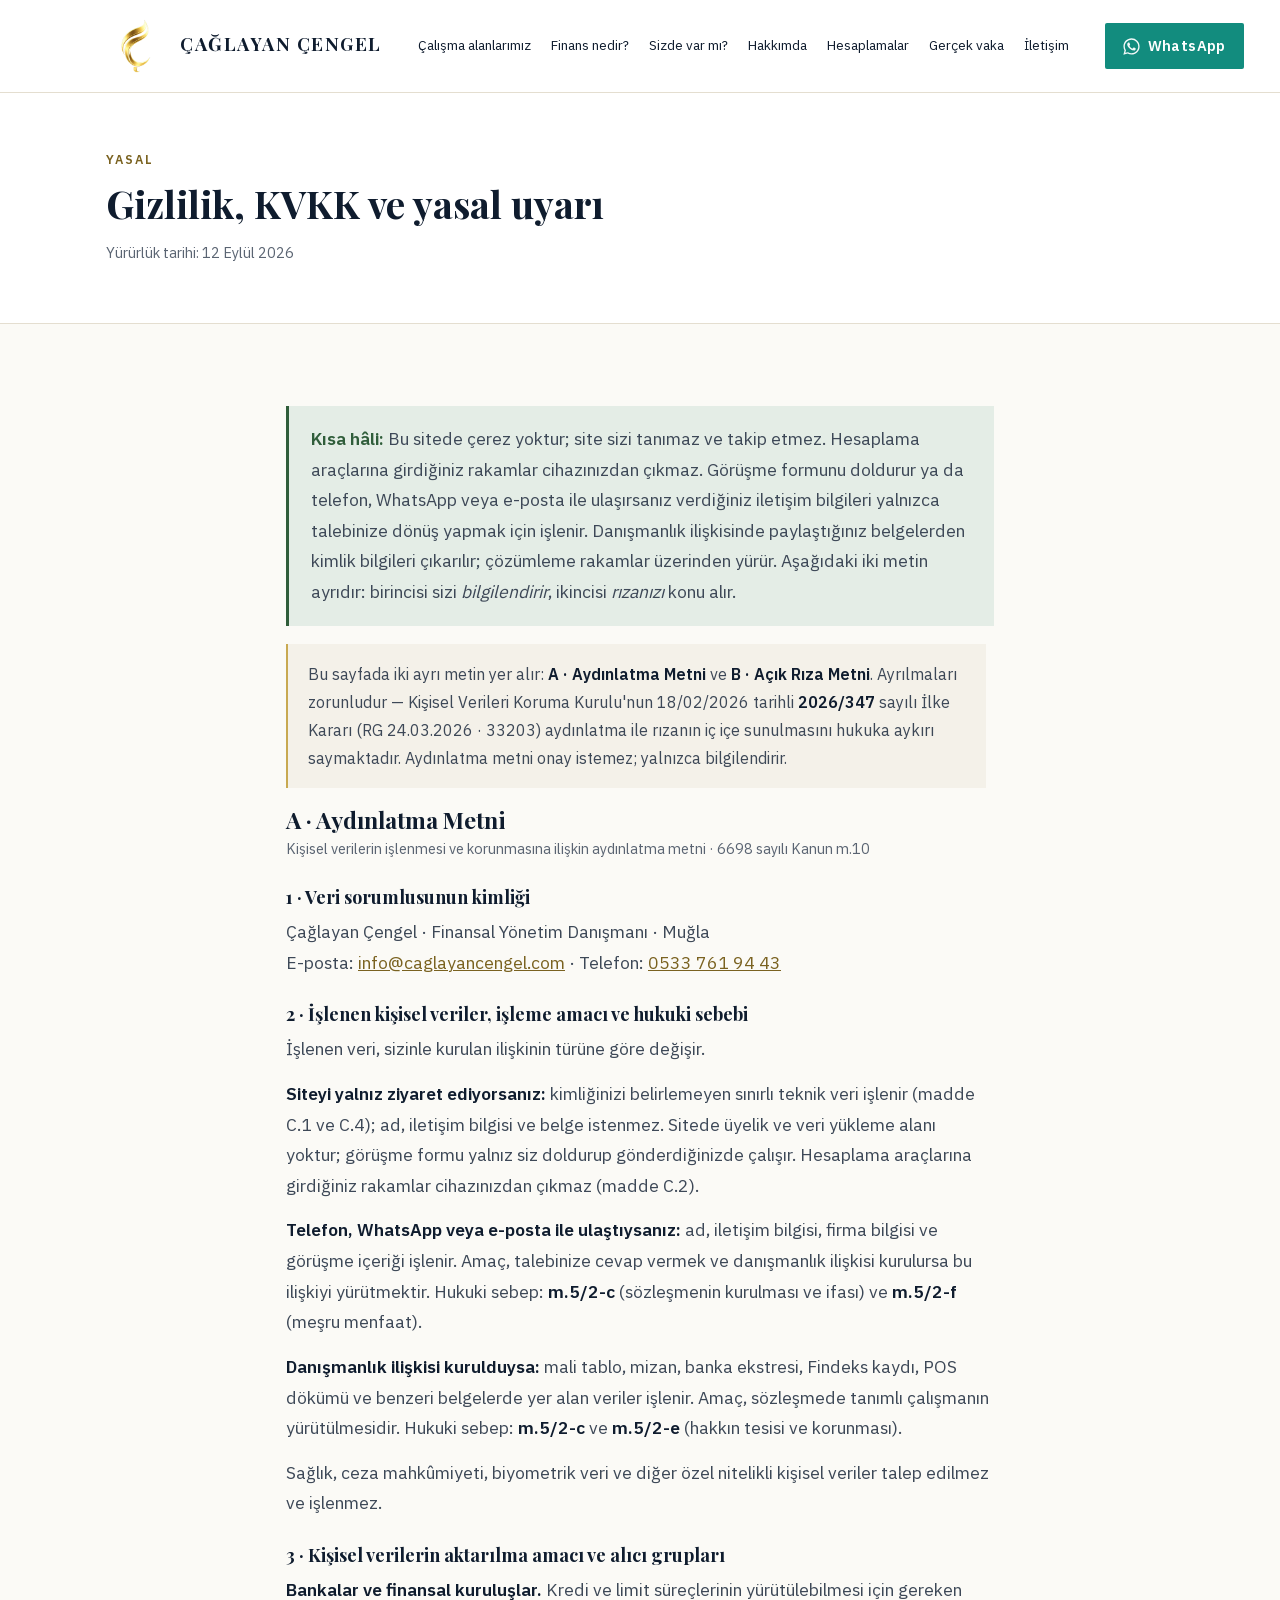
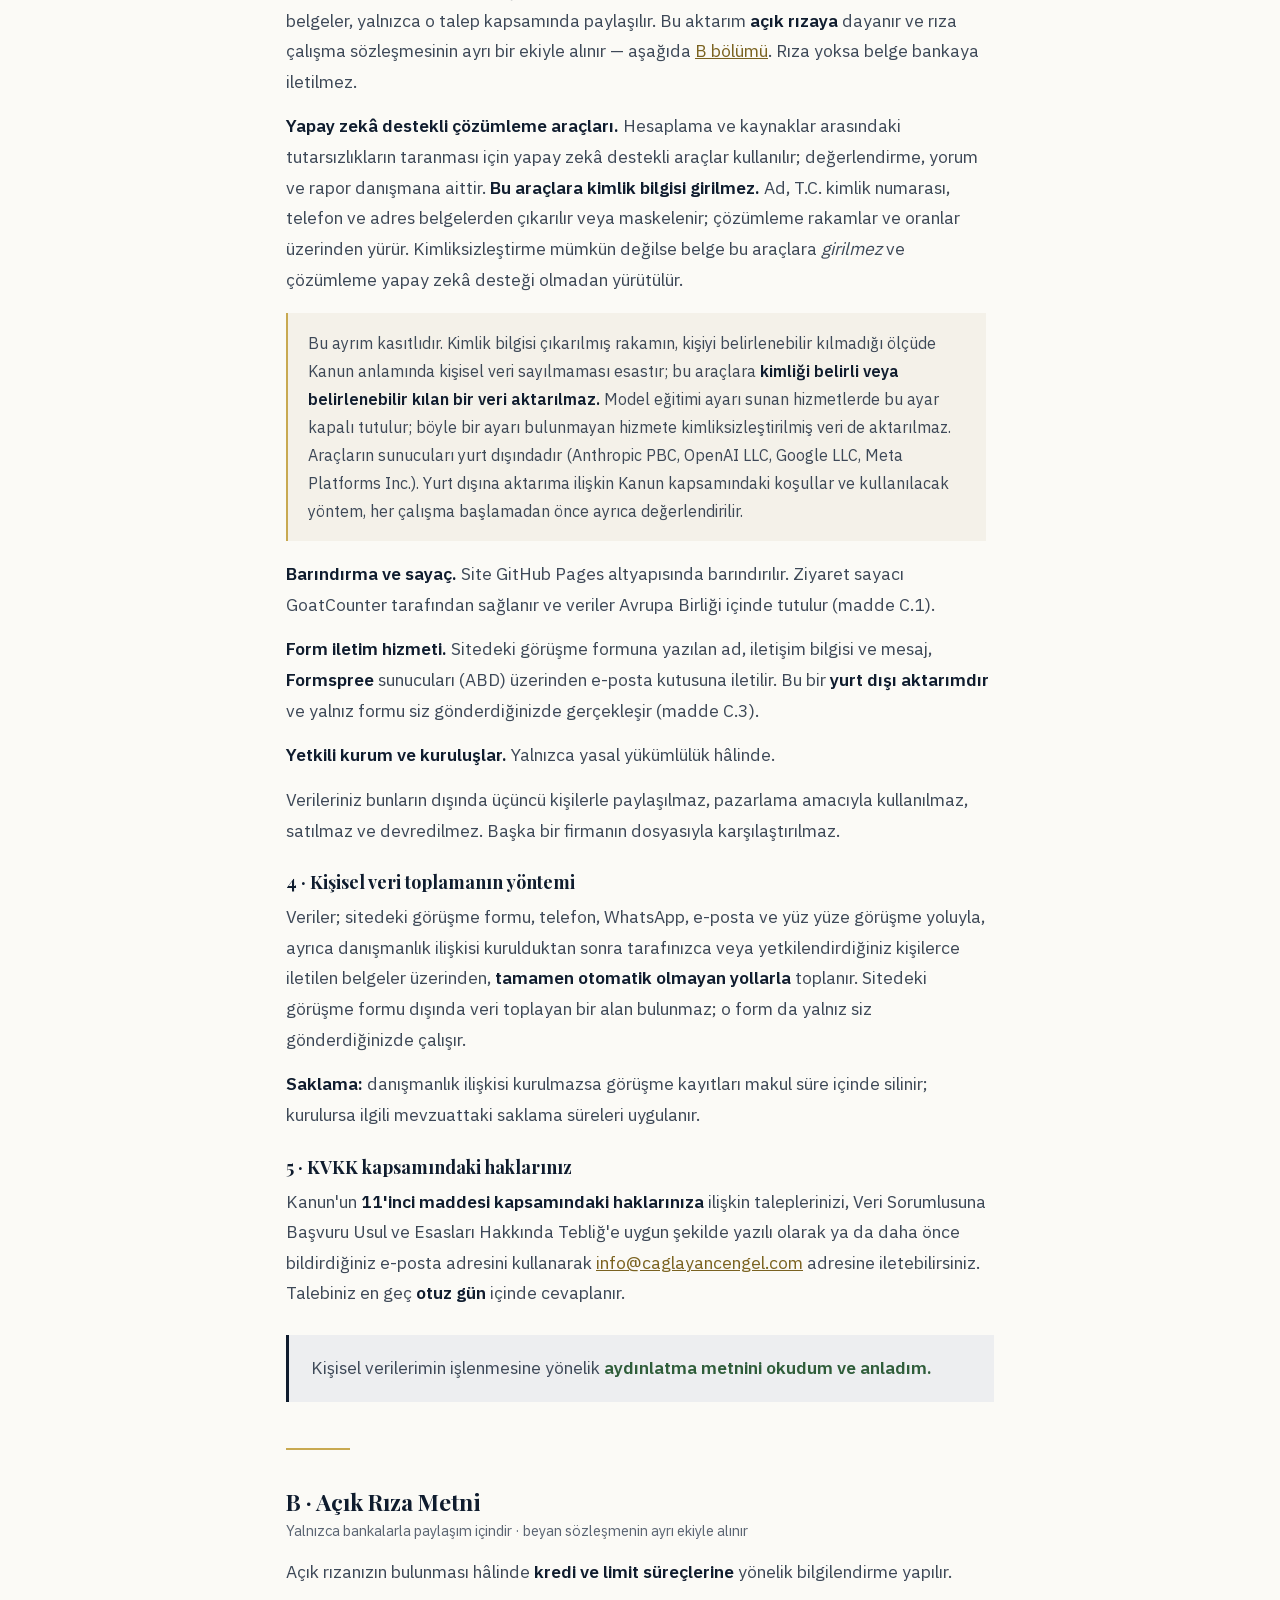
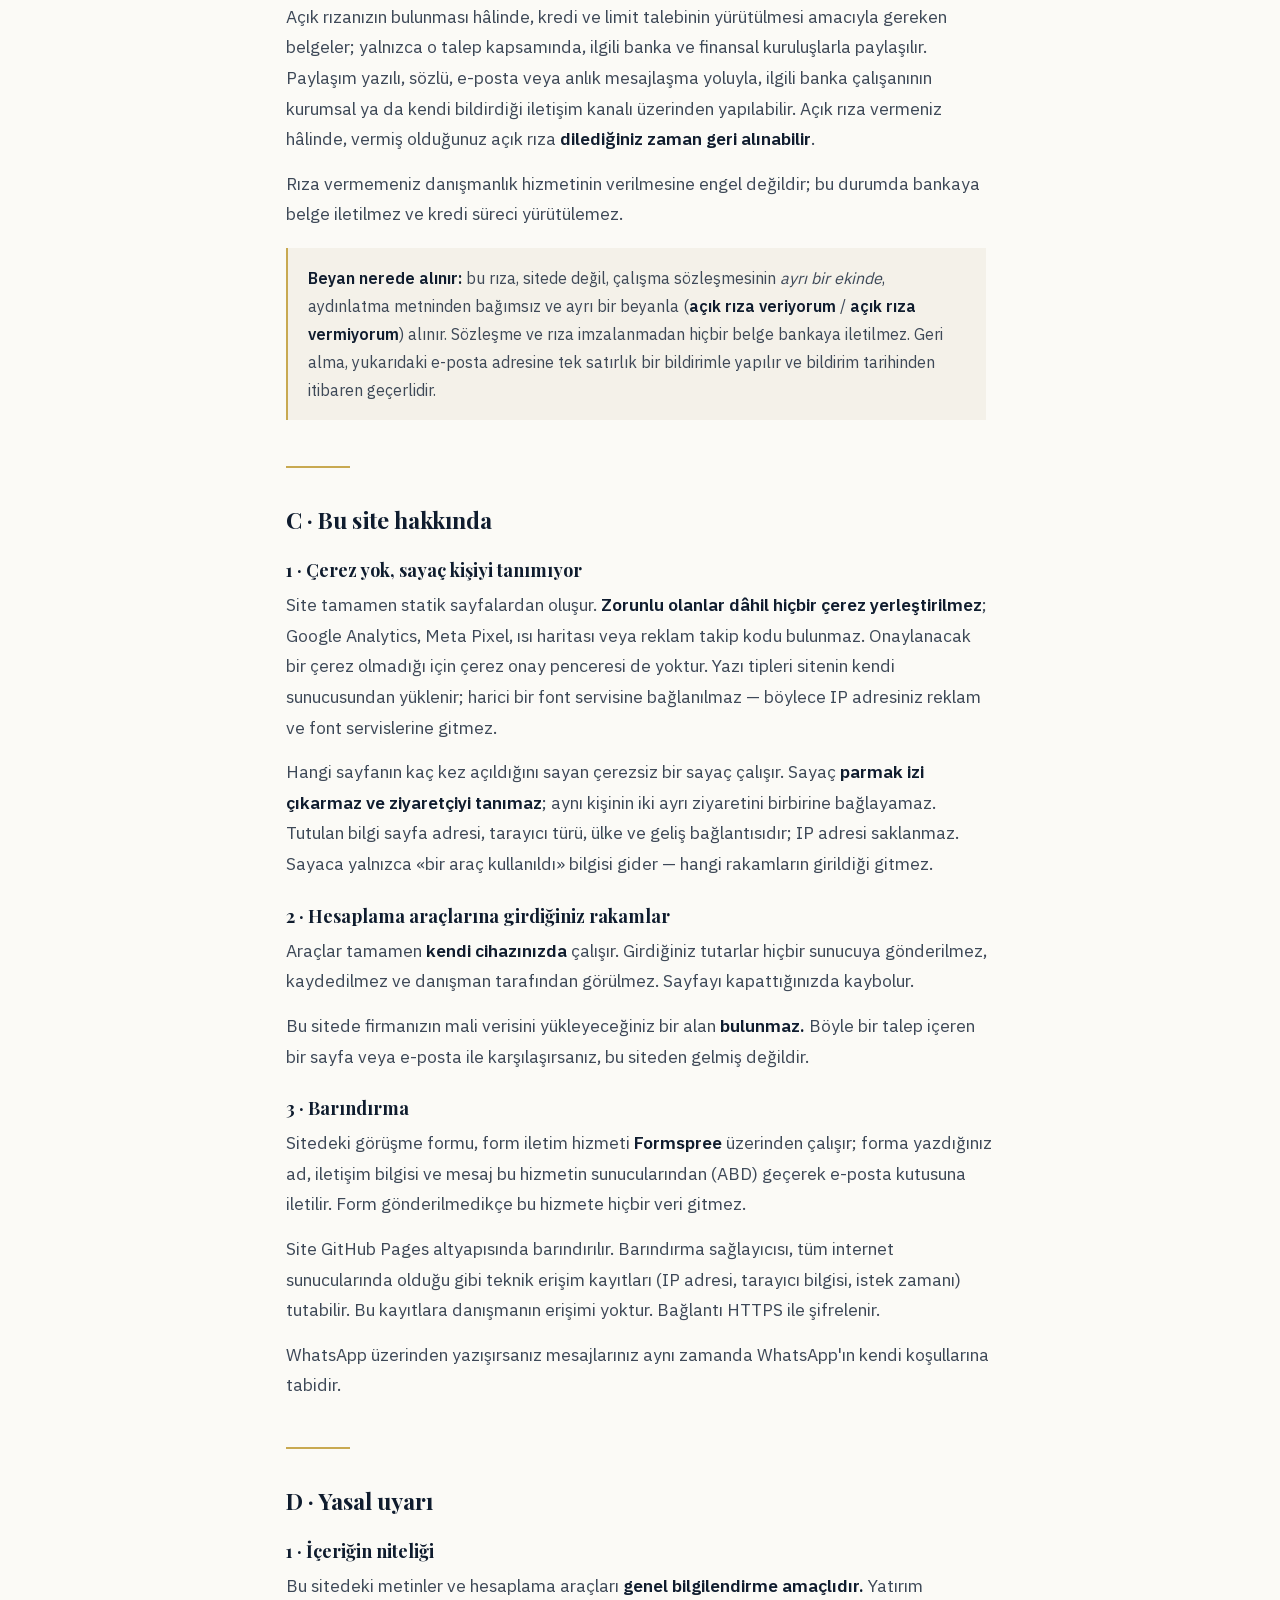
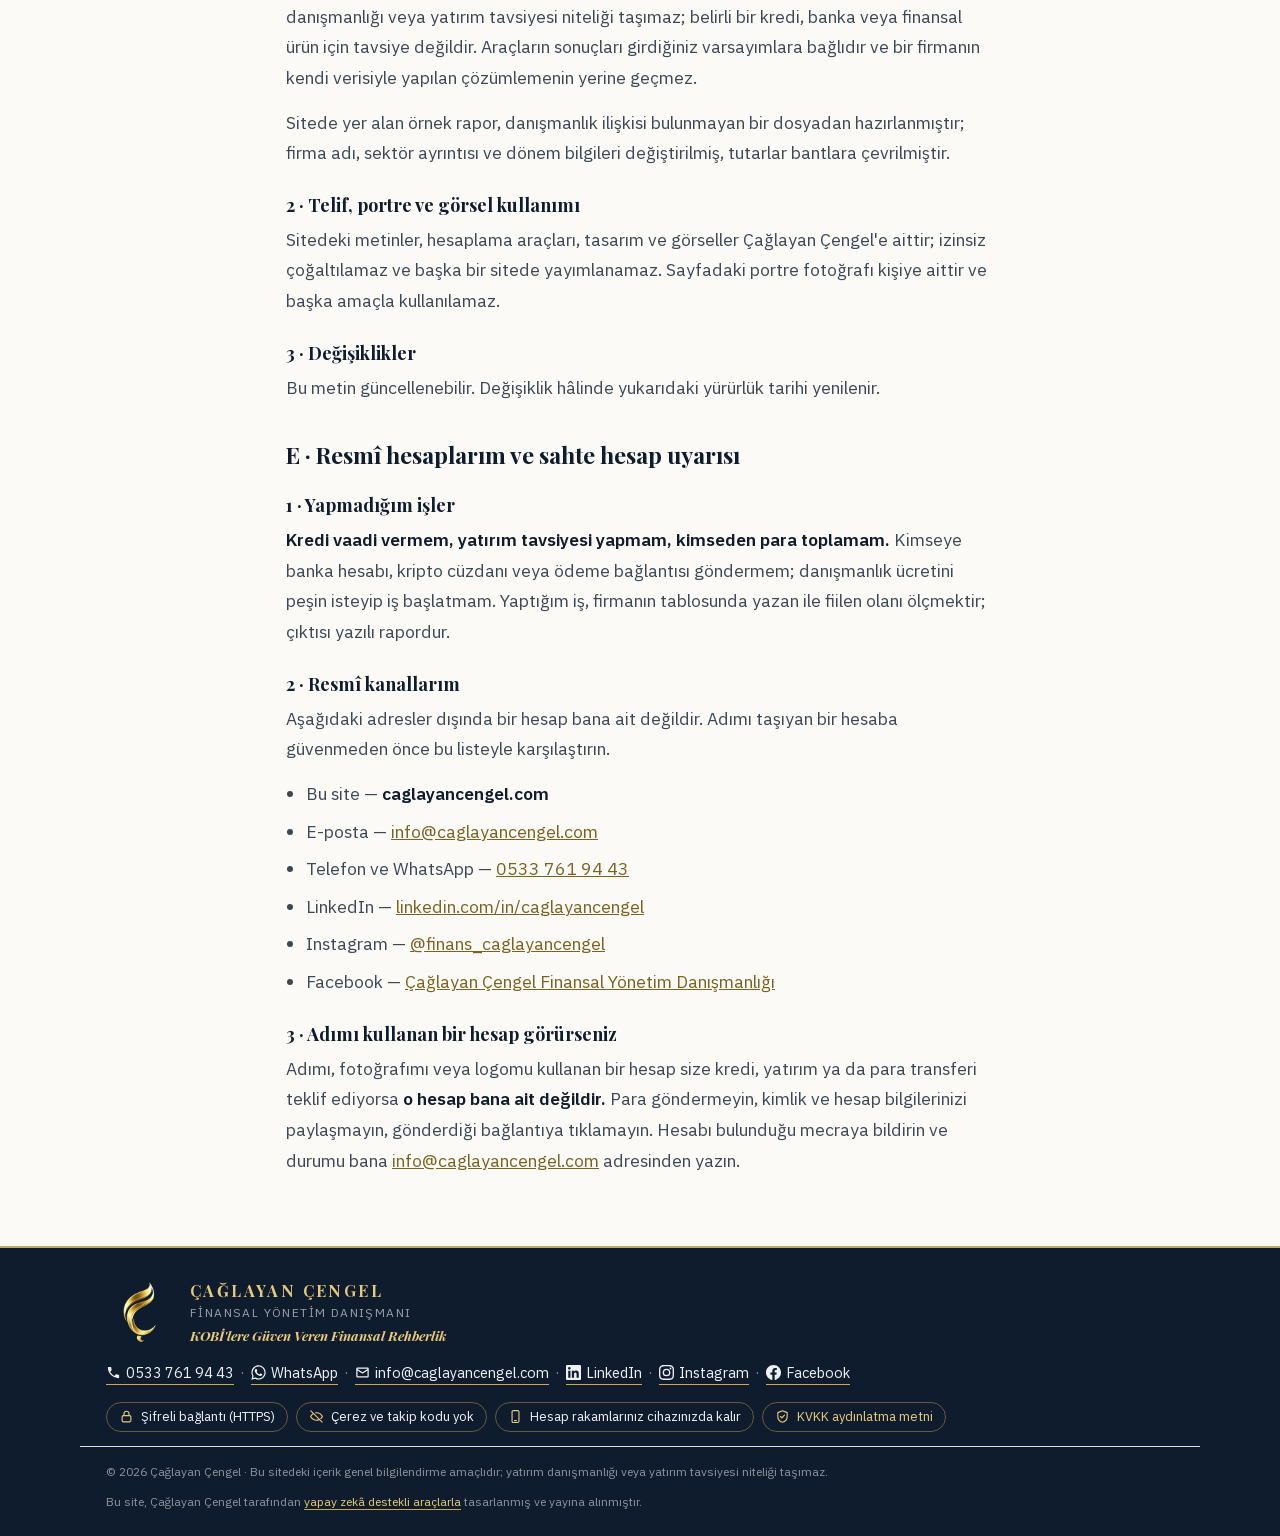
<file: gizlilik.html>
<!DOCTYPE html>
<html lang="tr">
<head>
<meta charset="UTF-8">

<meta name="viewport" content="width=device-width,initial-scale=1">

<!-- Icerik Guvenligi Politikasi · 13.09.2026
     GitHub Pages HTTP basligi eklettirmiyor, bu yuzden meta ile konuyor.
     Site tamamen kendi kendine yeter: tek bir dis <script src> yok, butun JS
     ve CSS sayfanin icinde. Politika bunu MUHURLER — sayfaya bir sekilde
     yabanci kod sokulsa bile:
       default-src 'none'  : hicbir sey varsayilan olarak yuklenemez
       script-src 'self'   : disaridan betik CEKILEMEZ ('unsafe-inline' sayfanin
                             kendi gomulu betikleri icin zorunlu)
       connect-src         : veri yalnizca gorusme formunun ucuna ve ziyaret
                             sayacina gidebilir; baska bir adrese fetch/XHR
                             ATILAMAZ (sizinti freni)
       form-action         : form baska bir yere gonderilemez
       base-uri 'none'     : goreli adresler kacirilamaz
     Sayac kendi sunucumuzda duruyor (sayac.js), yani 'self' ile yukleniyor;
     sayimi sendBeacon ile goatcounter.com'a gonderdigi icin o adres
     connect-src'de acik tutuluyor — baska hicbir adres degil. -->
<meta http-equiv="Content-Security-Policy" content="default-src 'none'; base-uri 'none'; script-src 'self' 'unsafe-inline'; style-src 'self' 'unsafe-inline'; img-src 'self' data:; font-src 'self'; connect-src 'self' https://formspree.io https://caglayancengel.goatcounter.com; form-action 'self' https://formspree.io; manifest-src 'self'">

<!-- Paylas baglantisinda firmanin rakamlari adresin icinde tasiniyor. Referrer
     kapatilmazsa disari tiklandiginda o adres karsi siteye gider. -->
<meta name="referrer" content="no-referrer">
<title>Gizlilik, KVKK ve Yasal Uyarı — Çağlayan Çengel</title>
<meta name="description" content="Bu sitede çerez kullanılmaz. İletişim yoluyla paylaşılan bilgilerin nasıl işlendiği: KVKK aydınlatma metni ve yasal uyarı.">
<link rel="canonical" href="https://caglayancengel.com/gizlilik.html">
<meta property="og:type" content="article">
<meta property="og:locale" content="tr_TR">
<meta property="og:title" content="Gizlilik, KVKK ve Yasal Uyarı — Çağlayan Çengel">
<meta property="og:description" content="Bu sitede çerez kullanılmaz. Paylaşılan bilginin nasıl işlendiği yazılıdır.">
<meta property="og:image" content="https://caglayancengel.com/og.png">
<meta property="og:image:width" content="1200">
<meta property="og:image:height" content="630">
<meta property="og:image:alt" content="Çağlayan Çengel — Finansal Yönetim Danışmanı">
<meta property="og:url" content="https://caglayancengel.com/gizlilik.html">
<meta name="twitter:card" content="summary_large_image">
<meta name="twitter:title" content="Gizlilik, KVKK ve Yasal Uyarı — Çağlayan Çengel">
<meta name="twitter:description" content="Bu sitede çerez kullanılmaz. Paylaşılan bilginin nasıl işlendiği yazılıdır.">
<meta name="twitter:image" content="https://caglayancengel.com/og.png">
<meta name="robots" content="index,follow">
<meta name="theme-color" content="#0F1C2E">
<link rel="icon" href="logo.png">
<link rel="preload" href="fonts/IBMPlexSans-400n-2.woff2" as="font" type="font/woff2" crossorigin>
<link rel="preload" href="fonts/IBMPlexSans-400n-1.woff2" as="font" type="font/woff2" crossorigin>
<link rel="preload" href="fonts/PlayfairDisplay-700n-17.woff2" as="font" type="font/woff2" crossorigin>
<link rel="preload" href="fonts/PlayfairDisplay-700n-16.woff2" as="font" type="font/woff2" crossorigin>
<link rel="stylesheet" href="fonts.css">
<style>
:root{
  --paper:#FBFAF6; --white:#fff; --band:#F4F1E9;
  --navy:#0F1C2E; --body:#3D4857; --soft:#5A6472;
  --gold:#C8A951; --goldink:#7A6220; --rule:#E4DED0; --yesil:#2F5D3A;
  --maxw:1120px;
}
*{box-sizing:border-box;margin:0;padding:0}
/* scroll-behavior:smooth kaldirildi 11.09.2026 — menuden atlama 3,0 sn suruyordu (olculdu). Basa don ve marka logosu JS'te smooth cagirir. */
html{-webkit-text-size-adjust:100%}
body{background:var(--paper);color:var(--body);font-family:'IBM Plex Sans',system-ui,sans-serif;
  font-size:17.5px;line-height:1.75;-webkit-font-smoothing:antialiased}
h1,h2,h3{font-family:'Playfair Display',Georgia,serif;font-weight:700;line-height:1.22;color:var(--navy)}
a{color:var(--goldink)}
strong{color:var(--navy);font-weight:600}
.wrap{max-width:var(--maxw);margin:0 auto;padding:0 26px}
.narrow{max-width:760px;margin:0 auto;padding:0 26px}
section{padding:56px 0}
.kicker{font-size:12.5px;letter-spacing:2.1px;text-transform:uppercase;color:var(--goldink);font-weight:600;margin-bottom:11px}
h2{font-size:23px;margin:38px 0 10px}
h2:first-of-type{margin-top:0}
h3{font-size:18px;margin:26px 0 8px}
.ayrac{height:2px;width:64px;background:var(--gold);margin:46px 0 34px}
p{margin-bottom:14px;max-width:68ch}
ul{margin:0 0 16px 20px} li{margin-bottom:7px}
.rule{width:40px;height:2px;background:var(--gold);margin:0 0 26px}

.top{border-bottom:1px solid var(--rule);background:var(--white);position:sticky;top:0;z-index:50}
.top .wrap{display:flex;align-items:center;gap:14px;padding:16px 26px}
.top img{width:60px;height:60px;object-fit:contain}
.top .nm{font-family:'Playfair Display',serif;font-weight:700;color:var(--navy);font-size:18.5px;letter-spacing:1.5px}
.top .marka{display:flex;align-items:center;gap:14px;text-decoration:none;transition:opacity .2s ease}
.top @media(hover:hover) and (pointer:fine){.marka:hover{opacity:.72}}
.top .sp{flex:1}


.hero{background:var(--white);padding:56px 0 44px;border-bottom:1px solid var(--rule)}
.h1{font-family:'Playfair Display',serif;font-weight:700;color:var(--navy);
  font-size:clamp(27px,3.4vw,38px);line-height:1.15;max-width:22ch}
.tarih{margin-top:14px;font-size:14.5px;color:var(--soft)}

.ozet{background:#E4EDE6;border-left:3px solid var(--yesil);padding:18px 22px;margin:26px 0 6px;max-width:70ch}
.ozet strong{color:var(--yesil)}
.kutu{background:var(--band);border-left:2px solid var(--gold);padding:16px 20px;margin:18px 0;font-size:16px;max-width:70ch}

footer{background:var(--navy);border-top:2px solid var(--gold);padding:30px 0 24px;color:rgba(255,255,255,.78)}
.fbar{display:flex;align-items:center;gap:16px;flex-wrap:wrap}
.fbar img{width:68px;height:68px;object-fit:contain}
.fmid{display:flex;flex-direction:column;line-height:1.35}
.f-sl2{font-family:'Playfair Display',serif;font-style:italic;color:var(--goldink);font-size:13.5px;margin-top:5px}
.f-nm{font-family:'Playfair Display',serif;font-weight:700;color:var(--goldink);font-size:16px;letter-spacing:2.4px}
.f-rl{font-size:12px;letter-spacing:1.4px;text-transform:uppercase;color:var(--soft);margin-top:3px}
.f-sl{font-family:'Playfair Display',serif;font-style:italic;color:var(--goldink);font-size:14.5px;margin:0 0 0 auto}
.f-ml{margin-top:14px;font-size:14.5px}
.f-ml a{color:var(--navy);text-decoration:none;border-bottom:1px solid var(--gold);padding:2px 0}
.f-lg{margin-top:14px;padding-top:14px;border-top:1px solid var(--rule);font-size:12px;color:var(--soft);line-height:1.75}
.f-yz{display:block;margin-top:9px}
.f-yz a{color:inherit;text-decoration:none;border-bottom:1px solid var(--gold)}
@media(max-width:820px){body{font-size:16.5px}section{padding:44px 0}.fbar .f-sl{margin:8px 0 0;width:100%}}

.wa-top{display:inline-flex;align-items:center;gap:8px;background:#128C7E;color:#fff !important;
  text-decoration:none;border:none !important;padding:10px 18px;border-radius:2px;
  font-size:14.5px;font-weight:600;letter-spacing:.4px;transition:.2s;margin-left:14px}
.wa-top:hover{background:#075E54}
.wa-top svg{opacity:.95}
@media(max-width:520px){.wa-top span{display:none}.wa-top{padding:10px 12px}}

.basa{
  position:fixed;right:22px;bottom:22px;z-index:60;width:46px;height:46px;
  display:flex;align-items:center;justify-content:center;
  background:var(--navy);color:#fff;border:0;border-radius:3px;cursor:pointer;
  opacity:0;visibility:hidden;transform:translateY(8px);transition:.22s;
  box-shadow:0 2px 10px rgba(15,28,46,.22)
}
.basa.gor{opacity:1;visibility:visible;transform:none}
.basa:hover{background:var(--goldink)}
.basa svg{width:17px;height:17px}
@media(max-width:820px){.basa{bottom:76px;right:16px;width:42px;height:42px}}

.mgrup{position:relative;display:flex;align-items:center}
.altm{
  position:absolute;top:calc(100% + 10px);left:50%;transform:translateX(-50%) translateY(-6px);
  min-width:236px;background:var(--white);border:1px solid var(--rule);border-radius:3px;
  box-shadow:0 6px 22px rgba(15,28,46,.13);padding:7px 0;z-index:70;
  opacity:0;visibility:hidden;transition:.18s
}
@media(hover:hover) and (pointer:fine){.mgrup:hover .altm{opacity:1;visibility:visible;transform:translateX(-50%) translateY(0)}}
/* `:focus-within` KALDIRILDI (12.09.2026): `kapandi` ile ayni ogede
   cekisiyor, bir menuden otekine gecilince eskisi acik kaliyordu.
   Odak menuye girince JS `acik` koyar — ac/kapa tek yerden. */
.altm::before{content:"";position:absolute;top:-10px;left:0;right:0;height:10px}
/* Menuden arac secilince menu kendiliginden KAPANMIYORDU: imlec .altm'in
   uzerinde kaldigi icin :hover suruyor, acik kutu kartin sonuc tablosunu
   ortuyordu (olculdu 11.09.2026, ekran kaydi — 13 aracin hepsinde).
   Ozgulluk :hover kuraliyla esit (0,3,0); bu yuzden ONDAN SONRA durur. */
.mgrup.kapandi.kapandi .altm{opacity:0;visibility:hidden;transform:translateX(-50%) translateY(-6px)}
/* Sinif iki kez YAZILI: odak alt menu ogesinde kalinca
   `.mgrup:focus-within .altm` kutuyu acik tutuyordu, esit ozgullukte
   `kapandi` onu ezemiyordu — bir menuden otekine gecilince eskisi
   acik kaliyordu (olculdu 12.09.2026, Caglayan'in ekran goruntusu). */
/* Klavyeyle acilan menu — olculdu 12.09.2026: `visibility:hidden` tasiyan
   ogeye focus() GECMEZ. :hover ve :focus-within yokken asagi ok alt menuye
   inemiyordu; `acik` o yolu acar. Kural `kapandi`dan SONRA durur (esit
   ozgulluk, kaynak sirasi kazanir). */
.mgrup.acik .altm{opacity:1;visibility:visible;transform:translateX(-50%) translateY(0);
  transition:none}   /* gecis YOK: `visibility` gecisin ortasinda degisir,
     o ~90 ms boyunca oge gizli sayilir ve focus() gecmez (olculdu 12.09.2026) */
.altm a{
  display:block;padding:9px 18px;font-size:14.5px;color:var(--body);text-decoration:none;
  border:0;white-space:nowrap;transition:.12s
}
.altm a:hover{background:var(--band);color:var(--navy)}
/* KLAVYE ODAGI — tarayicinin MAVI dikdortgeni cikiyordu (kullanici,
   11.09.2026 canli, ok tusuyla gezerken). Odak GIZLENMIYOR, yalniz
   gorunumu markanin kendi isaretine birakiliyor:
     ust basliklar -> altin alt serit (`:focus` kurali zaten yaziliydi)
     alt menu      -> acik zemin (hover ile ayni; `:focus` stili YOKTU,
                      once o eklendi — yoksa odak tumden gorunmez kalirdi) */
.altm a:focus{background:var(--band);color:var(--navy);outline:none}
.menu-kutu>a:focus,.topnav>a:focus,.menu-kutu .mgrup>a:focus,
.menu-kutu>a:focus-visible,.topnav>a:focus-visible,
.menu-kutu .mgrup>a:focus-visible{outline:none}
.altm .altm-bas{
  padding:5px 18px 9px;font-size:11px;letter-spacing:1.4px;text-transform:uppercase;
  color:var(--goldink);font-weight:600;border-bottom:1px solid var(--rule);margin-bottom:5px
}
@media(max-width:1023px){.altm{display:none}}

/* --- MOBIL MENU --- */
.hmb{display:none;flex:0 0 auto;width:44px;height:44px;align-items:center;justify-content:center;
  background:none;border:1px solid var(--rule);border-radius:3px;cursor:pointer;padding:0;margin-left:10px}
.hmb span{display:block;width:19px;height:2px;background:var(--navy);position:relative;transition:.2s}
.hmb span::before,.hmb span::after{content:"";position:absolute;left:0;width:19px;height:2px;background:var(--navy);transition:.2s}
.hmb span::before{top:-6px} .hmb span::after{top:6px}
.hmb.acik span{background:transparent}
.hmb.acik span::before{transform:rotate(45deg);top:0}
.hmb.acik span::after{transform:rotate(-45deg);top:0}
.mpanel{
  display:none;position:fixed;inset:0;z-index:90;background:var(--paper);
  padding:78px 26px 30px;overflow-y:auto;-webkit-overflow-scrolling:touch
}
.mpanel.acik{display:block}
.mpanel a{
  display:block;padding:16px 0;font-family:'Playfair Display',Georgia,serif;font-size:21px;
  color:var(--navy);text-decoration:none;border-bottom:1px solid var(--rule)
}
.mpanel .mp-bas{padding:22px 0 8px;font-size:11px;letter-spacing:1.6px;text-transform:uppercase;color:var(--goldink);font-weight:600}
.mpanel .mp-arac{font-family:'IBM Plex Sans',sans-serif;font-size:16px;padding:12px 0;color:var(--body)}
.mpanel .mp-wa{
  display:flex;align-items:center;justify-content:center;gap:9px;margin-top:26px;padding:16px;
  background:#128C7E;color:#fff;border:0;border-radius:3px;font-family:'IBM Plex Sans',sans-serif;
  font-size:16px;font-weight:600
}
/* Menu ikonlari: anlamli cizgi ikon, altin daire, baslik boyunda (04.10.2026) */
.mpanel a.mi{display:flex;align-items:center;gap:16px;padding:12px 0}
.mpanel .ik{flex:none;width:40px;height:40px;border-radius:50%;background:#F3EBD3;display:grid;place-items:center;color:var(--goldink)}
.mpanel .ik svg{width:22px;height:22px;fill:none;stroke:currentColor;stroke-width:1.7;stroke-linecap:round;stroke-linejoin:round}
.mpanel a.mi[aria-current] .ik{background:var(--goldink);color:#fff}
body.kilit{overflow:hidden}
/* Menu acikken ust serit panelin ustunde kalir: logo ve kapat (X) gorunur (04.10.2026) */
body.kilit .top{z-index:100}
@media(max-width:1023px){.hmb{display:flex}.top .wrap>a:not(.wa-top):not(.marka),.top .wrap>.mgrup{display:none}}
/* ---- 360px alti: ust cubuk sikismasin (320px'de hamburger tasiyordu) ---- */
@media(max-width:480px){
  .top .wrap{gap:9px;padding-left:16px;padding-right:16px}
  .top .marka{gap:9px}
  .top img{width:46px;height:46px}
  .top .nm{font-size:14px;letter-spacing:.7px}
  .wa-top{padding:9px 11px}
  .hmb{width:40px;height:40px}
}
@media(max-width:340px){
  .top .nm{display:none}
}
/* Marka bloğu lacivert zeminde (02.09.2026 · Çağlayan): altın yazı beyaz
   üzerinde zayıf kalıyordu. Açık altın #E6C97A koyu zemin için, --goldink
   ise açık zemin içindir — ikisi yer değiştirmez. */
footer .f-nm,footer .f-sl2{color:#E6C97A}
footer .f-rl{color:rgba(255,255,255,.58)}
footer .f-ml a{color:#EDF1F6;border-bottom-color:var(--gold)}
footer .f-ml{color:rgba(255,255,255,.55)}
footer .f-lg{color:rgba(255,255,255,.52)}
footer .f-yz a,footer a[href*="gizlilik"]{color:#E6C97A;border-bottom-color:var(--gold)}
footer img{filter:none}
/* Üst bar (02.09.2026) — marka ile menü görsel olarak ayrılıyor:
   menü hafif zeminli bir kutunun içinde durur, marka dışarıda kalır.
   Çizgi sürekli değil; yalnız hover'da ve bulunduğun sayfada belirir. */
/* Menu linkleri artik .menu-kutu icinde — secici ona gore. */
.menu-kutu a{
  font-size:13.5px;color:var(--navy)!important;text-decoration:none}
.menu-kutu a[aria-current="page"]{
  border-bottom-color:var(--gold)!important;color:var(--goldink)!important;font-weight:600}
/* Marka da ayni davranir — tiklanabilir oldugu gorunsun (ana sayfaya doner). */
.marka .nm{border-bottom:2px solid transparent;padding-bottom:2px;transition:border-color .18s}
.marka:hover .nm,.marka:focus .nm,.marka:active .nm{border-bottom-color:var(--gold)}
/* Her baslik kendi kutusunda (kullanici 02.09.2026) — tek blok zemin degil. */
.menu-kutu{display:flex;align-items:center;gap:4px;padding:0;background:none;white-space:nowrap}
/* Zemin cok kalindi ve yalniz bir baslikta gorunuyordu (kullanici 02.09.2026):
   normalde zemin yok, hover ve bulunulan sayfada hafif altin tonu. */
.menu-kutu>a,.menu-kutu .mgrup>a{white-space:nowrap;
  background:none;padding:6px 8px 4px;border-radius:0}
/* Altin alt cizgi geri geldi (kullanici 02.09.2026) — markada da gecerli.
   hover:hover sorgusuna kapatilmadi: dokunmatik cihazda dokununca da gorunur. */
.menu-kutu>a,.menu-kutu .mgrup>a{border-bottom:2px solid transparent;transition:border-color .18s}
.menu-kutu>a:hover,.menu-kutu .mgrup>a:hover,
.menu-kutu>a:active,.menu-kutu .mgrup>a:active{border-bottom-color:var(--gold);background:none}
/* KLAVYE ODAGI ile BULUNULAN BOLUM ayri gorunur — kullanici 11.09.2026:
   [geri bildirim]. Ikisi de altin alt
   serit tasiyordu; hangisi "sayfada buradasin", hangisi "klavye burada"
   ayirt edilemiyordu. Arac cubugundaki emsal (.sec) uygulandi:
     alt serit   = sayfada BULUNULAN bolum (.act) — tek cizgi
     altin zemin = klavyenin DURDUGU baslik (:focus) — cizgi yok */
.menu-kutu>a:focus,.topnav>a:focus,.menu-kutu .mgrup>a:focus{
  background:rgba(200,169,81,.18);color:var(--navy)}
.marka .nm{white-space:nowrap}
@media(max-width:1200px){.menu-kutu{gap:4px}
  .menu-kutu>a,.menu-kutu .mgrup>a{font-size:13.5px;padding:6px 9px}}
.marka:hover .nm{opacity:.72}
/* Mobilde üst menü gizlenir, hamburger devreye girer. Linkler .menu-kutu
   içine alınınca eski '.topnav' kuralı eşleşmez olmuştu — menü ekrandan
   taşıyordu (Çağlayan, 02.09.2026). */
@media(max-width:1023px){.menu-kutu{display:none!important}}
/* 1024-1279 px (kucuk dizustu): tam menu kalir, sigsin diye yazi sikilasir ve WhatsApp dugmesi simgeye iner (Caglayan 23.09.2026 — hamburger istenmedi). */
@media(min-width:1024px) and (max-width:1279px){.menu-kutu{gap:0}
  .menu-kutu>a,.topnav>a,.menu-kutu .mgrup>a{font-size:12.5px;padding:6px 4px 4px}
  .wa-top span{display:none}.wa-top{padding:10px 12px}
  .menu-kutu .mgrup:last-child .altm{left:auto;right:0;transform:none!important}}
/* Yapışkan üst bar hedefi örtmesin. */
section[id],header[id],div[id]{scroll-margin-top:calc(var(--ust,80px) + 14px)}
/* Alt bilgi guven satiri: ziyaretciye "bilgim nereye gidiyor" cevabi (04.10.2026) */
footer .f-guv{display:flex;flex-wrap:wrap;gap:8px;margin-top:16px}
footer .f-guv span,footer .f-guv a{display:inline-flex;align-items:center;gap:7px;padding:6px 12px;border:1px solid rgba(200,169,81,.45);border-radius:999px;font-size:13px;color:#EDF1F6;text-decoration:none;line-height:1.3}
footer .f-guv a{color:#E6C97A;border-bottom:1px solid rgba(200,169,81,.45)}
footer .f-guv svg{width:15px;height:15px;flex:none;fill:none;stroke:#E6C97A;stroke-width:1.8;stroke-linecap:round;stroke-linejoin:round}
</style>
<style>
/* ================= HAREKET KATMANI v1 · 30.08.2026 ================= */
/* JS calismazsa hicbiri uygulanmaz — icerik her hâlükârda gorunur. */

/* okuma cubugu */
#okuma{position:fixed;top:0;left:0;height:2px;width:0;z-index:200;pointer-events:none;
  background:linear-gradient(90deg,#C8A951,#E6C97A);transition:width .12s linear}

/* --- acilis: hero ogeleri kademeli belirir --- */
.js-anim .hero .kicker,.js-anim .hero .h1,.js-anim .hero .sub,
.js-anim .hero .pull,.js-anim .hero .ayrim,.js-anim .hero .cta,.js-anim .hero .proof,
.js-anim .hero .rapor-ust,.js-anim .hero .r-kunye{
  opacity:0;transform:translateY(15px);animation:acilis .75s cubic-bezier(.22,.61,.36,1) forwards}
.js-anim .hero .kicker{animation-delay:.05s}
.js-anim .hero .h1{animation-delay:.13s}
.js-anim .hero .sub{animation-delay:.23s}
.js-anim .hero .pull{animation-delay:.33s}
.js-anim .hero .ayrim{animation-delay:.43s}
.js-anim .hero .cta{animation-delay:.51s}
.js-anim .hero .proof{animation-delay:.59s}
@keyframes acilis{to{opacity:1;transform:none}}

/* --- kaydirinca beliren bloklar --- */
.js-anim .rv{opacity:0;transform:translateY(34px);
  transition:opacity .8s cubic-bezier(.22,.61,.36,1),transform .8s cubic-bezier(.22,.61,.36,1)}
.js-anim .rv.gor{opacity:1;transform:none}

/* ic ogeler biraz daha kisa yoldan gelir */
.js-anim .rv-ic{opacity:0;transform:translateY(24px);
  transition:opacity .7s cubic-bezier(.22,.61,.36,1),transform .7s cubic-bezier(.22,.61,.36,1)}
.js-anim .rv-ic.gor{opacity:1;transform:none}

/* bolum cizgisi soldan acilir */
.js-anim .rule{transform-origin:left center;transform:scaleX(0);
  transition:transform .85s cubic-bezier(.22,.61,.36,1)}
.js-anim .rule.gor{transform:scaleX(1)}

/* gorsel olcek animasyonu kaldirildi — tasma ve katman artefakti yapiyordu */

/* --- ust cubuk kaydirinca golgelenir --- */
.js-anim .top{transition:box-shadow .3s ease,background-color .3s ease}
.js-anim .top.kaydi{box-shadow:0 1px 18px rgba(15,28,46,.10)}

/* --- kart yukselmesi --- */
.js-anim .step,.js-anim .kart,.js-anim .cikti-kart,.js-anim .arac-kart{
  transition:transform .28s cubic-bezier(.22,.61,.36,1),box-shadow .28s ease}
@media (hover:hover){
  .js-anim .step:hover,.js-anim .kart:hover,.js-anim .cikti-kart:hover,.js-anim .arac-kart:hover{
    transform:translateY(-3px)}
}

/* --- hareket istemeyen kullanici: her sey durur --- */
@media (prefers-reduced-motion:reduce){
  .js-anim .hero .kicker,.js-anim .hero .h1,.js-anim .hero .sub,.js-anim .hero .pull,
  .js-anim .hero .ayrim,.js-anim .hero .cta,.js-anim .hero .proof,
  .js-anim .hero .rapor-ust,.js-anim .hero .r-kunye{animation:none;opacity:1;transform:none}
  .js-anim .rv,.js-anim .rv.gor,.js-anim .rv-ic,.js-anim .rv-ic.gor{transition:none;opacity:1;transform:none}
  .js-anim .rule{transform:none;transition:none}
  .js-anim .rv img,.js-anim .rv-ic img,.js-anim .rv svg,.js-anim .rv-ic svg{transform:none;transition:none}
  .js-anim .step,.js-anim .kart,.js-anim .cikti-kart,.js-anim .arac-kart{transition:none}
  #okuma{display:none}
}
</style>
  <link rel="apple-touch-icon" href="/logo.png">
</head>
<body>

<div class="top">
  <div class="wrap">
    <a class="marka" href="/" aria-label="Ana sayfa — başa dön"><img src="logo.png" alt=""><span class="nm">ÇAĞLAYAN ÇENGEL</span></a>
    <span class="sp"></span><span class="menu-kutu"><span class="mgrup"><a href="/#ne-yaparim">Çalışma alanlarımız</a><div class="altm"><div class="altm-bas">Çalışma alanlarımız</div><a href="/#k1">01 · İç kontrol ve kayıt doğruluğu</a><a href="/#k2">02 · Nakit ve işletme sermayesi</a><a href="/#k3">03 · Finansal durum ve risk</a><a href="/#k4">04 · Kredi, limit ve banka</a><a href="/#k5">05 · Karar ve kaynak seçimi</a></div></span><a href="finans-nedir.html">Finans nedir?</a>
    <a href="/#olcut">Sizde var mı?</a>
    <a href="/#kimim">Hakkımda</a><span class="mgrup"><a href="hesaplamalar.html#a4">Hesaplamalar</a><div class="altm"><div class="altm-bas">Hesaplama araçları</div><a href="hesaplamalar.html#a4">Taksitli ticari kredi</a><a href="hesaplamalar.html#a5">Rotatif (BCH)</a><a href="hesaplamalar.html#a6">Spot kredi</a><a href="hesaplamalar.html#a7">Çek/senet iskonto</a><a href="hesaplamalar.html#a11">Ticari KMH</a><a href="hesaplamalar.html#a9">Faktoring</a><a href="hesaplamalar.html#a10">Eline geçen ne kadar</a><a href="hesaplamalar.html#a8">POS komisyonu</a><a href="hesaplamalar.html#a12">Leasing / kredi</a><a href="hesaplamalar.html#a13">Kredi kapasitesi</a><a href="hesaplamalar.html#a1">Bilanço teşhisi</a><a href="hesaplamalar.html#a2">Borç servisi · DSCR</a><a href="hesaplamalar.html#a3">Nakit döngüsü</a></div></span>
    <a href="ornek-rapor.html">Gerçek vaka</a><span class="mgrup"><a href="/#iletisim">İletişim</a><div class="altm"><div class="altm-bas">İletişim</div><a href="tel:+905337619443"><svg viewBox="0 0 24 24" width="14" height="14" fill="currentColor" aria-hidden="true" style="vertical-align:-2px;margin-right:6px"><path d="M6.6 10.8a15.1 15.1 0 0 0 6.6 6.6l2.2-2.2a1 1 0 0 1 1-.24 11.4 11.4 0 0 0 3.6.58 1 1 0 0 1 1 1V20a1 1 0 0 1-1 1A17 17 0 0 1 3 4a1 1 0 0 1 1-1h3.5a1 1 0 0 1 1 1 11.4 11.4 0 0 0 .57 3.6 1 1 0 0 1-.25 1z"/></svg>0533 761 94 43</a><a href="mailto:info&#64;caglayancengel&#46;com">E-posta</a><a href="kart.html">Dijital kartvizit</a><a href="/#gform">Görüşme formu — arama talebi bırakın</a></div></span></span><a class="wa-top" href="https://wa.me/905337619443" target="_blank" rel="noopener"><svg viewBox="0 0 24 24" width="17" height="17" fill="currentColor" aria-hidden="true" style="flex:0 0 auto"><path d="M17.47 14.38c-.3-.15-1.76-.87-2.03-.97-.27-.1-.47-.15-.67.15-.2.3-.77.97-.94 1.17-.17.2-.35.22-.65.07-.3-.15-1.26-.46-2.4-1.48-.89-.79-1.49-1.77-1.66-2.07-.17-.3-.02-.46.13-.61.13-.13.3-.35.45-.52.15-.17.2-.3.3-.5.1-.2.05-.37-.02-.52-.07-.15-.67-1.62-.92-2.22-.24-.58-.49-.5-.67-.51h-.57c-.2 0-.52.07-.79.37-.27.3-1.04 1.02-1.04 2.48s1.06 2.88 1.21 3.08c.15.2 2.1 3.2 5.08 4.49.71.31 1.26.49 1.69.63.71.22 1.36.19 1.87.12.57-.09 1.76-.72 2-1.41.25-.7.25-1.29.17-1.41-.07-.13-.27-.2-.57-.35M12.04 21.5h-.01a9.5 9.5 0 0 1-4.83-1.32l-.35-.21-3.59.94.96-3.5-.23-.36a9.46 9.46 0 0 1-1.45-5.06c0-5.23 4.27-9.49 9.51-9.49 2.54 0 4.92.99 6.71 2.78a9.42 9.42 0 0 1 2.78 6.72c0 5.23-4.27 9.5-9.5 9.5m8.08-17.58A11.42 11.42 0 0 0 12.04.5C5.75.5.63 5.61.63 11.9c0 2.01.53 3.98 1.53 5.71L.5 23.5l6.05-1.59a11.4 11.4 0 0 0 5.49 1.4h.01c6.28 0 11.4-5.11 11.4-11.4 0-3.05-1.19-5.91-3.34-8.07"/></svg><span>WhatsApp</span></a>
  <button class="hmb" id="hmbBtn" aria-label="Menü" aria-expanded="false"><span></span></button></div>
</div>

<div class="mpanel" id="mpanel"><a class="mi" href="/"><span class="ik" aria-hidden="true"><svg viewBox="0 0 24 24"><path d="M3.5 10.5 12 3.5l8.5 7"/><path d="M5.5 9v11h4.5v-6h4v6h4.5V9"/></svg></span>Ana sayfa</a><a class="mi" href="/#ne-yaparim"><span class="ik" aria-hidden="true"><svg viewBox="0 0 24 24"><rect x="3.5" y="3.5" width="7" height="7" rx="1.2"/><rect x="13.5" y="3.5" width="7" height="7" rx="1.2"/><rect x="3.5" y="13.5" width="7" height="7" rx="1.2"/><rect x="13.5" y="13.5" width="7" height="7" rx="1.2"/></svg></span>Çalışma alanlarımız</a><a class="mi" href="finans-nedir.html"><span class="ik" aria-hidden="true"><svg viewBox="0 0 24 24"><circle cx="12" cy="12" r="9"/><path d="M9.4 9.3a2.7 2.7 0 0 1 5.2 1c0 1.9-2.6 2.2-2.6 4"/><circle cx="12" cy="17.3" r=".9" fill="currentColor" stroke="none"/></svg></span>Finans nedir?</a><a class="mi" href="/#olcut"><span class="ik" aria-hidden="true"><svg viewBox="0 0 24 24"><rect x="5" y="4.5" width="14" height="16.5" rx="1.8"/><path d="M9 4.5V3h6v1.5"/><path d="m8.5 11.5 1.8 1.8 3.4-3.6"/><path d="M8.5 17h7"/></svg></span>Sizde var mı?</a><a class="mi" href="/#kimim"><span class="ik" aria-hidden="true"><svg viewBox="0 0 24 24"><circle cx="12" cy="8" r="3.8"/><path d="M4.5 20.5c1.2-3.8 4-5.6 7.5-5.6s6.3 1.8 7.5 5.6"/></svg></span>Hakkımda</a><a class="mi" href="hesaplamalar.html#a4"><span class="ik" aria-hidden="true"><svg viewBox="0 0 24 24"><rect x="5" y="2.5" width="14" height="19" rx="2"/><rect x="8" y="5.5" width="8" height="3.6" rx=".6"/><circle cx="8.8" cy="13" r=".9" fill="currentColor" stroke="none"/><circle cx="12" cy="13" r=".9" fill="currentColor" stroke="none"/><circle cx="15.2" cy="13" r=".9" fill="currentColor" stroke="none"/><circle cx="8.8" cy="17" r=".9" fill="currentColor" stroke="none"/><circle cx="12" cy="17" r=".9" fill="currentColor" stroke="none"/><circle cx="15.2" cy="17" r=".9" fill="currentColor" stroke="none"/></svg></span>Hesaplamalar</a><a class="mi" href="ornek-rapor.html"><span class="ik" aria-hidden="true"><svg viewBox="0 0 24 24"><path d="M14 3H6.6A1.6 1.6 0 0 0 5 4.6v14.8A1.6 1.6 0 0 0 6.6 21h10.8a1.6 1.6 0 0 0 1.6-1.6V8z"/><path d="M14 3v5h5"/><path d="M9 17.5v-3M12 17.5v-6M15 17.5v-4"/></svg></span>Gerçek vaka</a><a class="mi" href="/#iletisim"><span class="ik" aria-hidden="true"><svg viewBox="0 0 24 24"><path d="M6.2 3.5h3l1.6 4.2-2.1 1.4a11.5 11.5 0 0 0 6.2 6.2l1.4-2.1 4.2 1.6v3a1.7 1.7 0 0 1-1.8 1.7A16 16 0 0 1 4.5 5.3a1.7 1.7 0 0 1 1.7-1.8z"/></svg></span>İletişim</a><a class="mp-wa" href="https://wa.me/905337619443" target="_blank" rel="noopener">WhatsApp ile yazın</a></div>

<header class="hero">
  <div class="wrap">
    <p class="kicker">Yasal</p>
    <h1 class="h1">Gizlilik, KVKK ve yasal uyarı</h1>
    <p class="tarih">Yürürlük tarihi: 12 Eylül 2026</p>
  </div>
</header>

<section>
  <div class="narrow">

    <div class="ozet">
      <strong>Kısa hâli:</strong> Bu sitede çerez yoktur; site sizi tanımaz ve takip etmez.
      Hesaplama araçlarına girdiğiniz rakamlar cihazınızdan çıkmaz. Görüşme formunu
      doldurur ya da telefon, WhatsApp veya e-posta ile ulaşırsanız verdiğiniz iletişim
      bilgileri yalnızca talebinize dönüş yapmak için işlenir. Danışmanlık
      ilişkisinde paylaştığınız belgelerden kimlik bilgileri çıkarılır; çözümleme
      rakamlar üzerinden yürür. Aşağıdaki iki metin ayrıdır: birincisi sizi
      <em>bilgilendirir</em>, ikincisi <em>rızanızı</em> konu alır.
    </div>

    <div class="kutu">
      Bu sayfada iki ayrı metin yer alır: <strong>A · Aydınlatma Metni</strong> ve
      <strong>B · Açık Rıza Metni</strong>. Ayrılmaları zorunludur — Kişisel Verileri
      Koruma Kurulu'nun 18/02/2026 tarihli <strong>2026/347</strong> sayılı İlke Kararı
      (RG 24.03.2026 · 33203) aydınlatma ile rızanın iç içe sunulmasını hukuka aykırı
      saymaktadır. Aydınlatma metni onay istemez; yalnızca bilgilendirir.
    </div>

    <h2 id="aydinlatma">A · Aydınlatma Metni</h2>
    <p class="tarih" style="margin-top:-8px">
      Kişisel verilerin işlenmesi ve korunmasına ilişkin aydınlatma metni ·
      6698 sayılı Kanun m.10
    </p>

    <h3>1 · Veri sorumlusunun kimliği</h3>
    <p>
      Çağlayan Çengel · Finansal Yönetim Danışmanı · Muğla<br>
      E-posta: <a href="mailto:info&#64;caglayancengel&#46;com"><span>info</span><span style="display:none">nospam</span><span>&#64;caglayancengel&#46;com</span></a> ·
      Telefon: <a href="tel:+905337619443">0533 761 94 43</a>
    </p>

    <h3>2 · İşlenen kişisel veriler, işleme amacı ve hukuki sebebi</h3>
    <p>
      İşlenen veri, sizinle kurulan ilişkinin türüne göre değişir.
    </p>
    <p>
      <strong>Siteyi yalnız ziyaret ediyorsanız:</strong> kimliğinizi belirlemeyen sınırlı
      teknik veri işlenir (madde C.1 ve C.4); ad, iletişim bilgisi ve belge istenmez.
      Sitede üyelik ve veri yükleme alanı yoktur; görüşme formu yalnız siz doldurup
      gönderdiğinizde çalışır. Hesaplama araçlarına girdiğiniz
      rakamlar cihazınızdan çıkmaz (madde C.2).
    </p>
    <p>
      <strong>Telefon, WhatsApp veya e-posta ile ulaştıysanız:</strong> ad, iletişim
      bilgisi, firma bilgisi ve görüşme içeriği işlenir. Amaç, talebinize cevap vermek ve
      danışmanlık ilişkisi kurulursa bu ilişkiyi yürütmektir.
      Hukuki sebep: <strong>m.5/2-c</strong> (sözleşmenin kurulması ve ifası) ve
      <strong>m.5/2-f</strong> (meşru menfaat).
    </p>
    <p>
      <strong>Danışmanlık ilişkisi kurulduysa:</strong> mali tablo, mizan, banka ekstresi,
      Findeks kaydı, POS dökümü ve benzeri belgelerde yer alan veriler işlenir. Amaç,
      sözleşmede tanımlı çalışmanın yürütülmesidir.
      Hukuki sebep: <strong>m.5/2-c</strong> ve <strong>m.5/2-e</strong> (hakkın tesisi ve
      korunması).
    </p>
    <p>
      Sağlık, ceza mahkûmiyeti, biyometrik veri ve diğer özel nitelikli kişisel veriler
      talep edilmez ve işlenmez.
    </p>

    <h3>3 · Kişisel verilerin aktarılma amacı ve alıcı grupları</h3>
    <p id="banka">
      <strong>Bankalar ve finansal kuruluşlar.</strong> Kredi ve limit süreçlerinin
      yürütülebilmesi için gereken belgeler, yalnızca o talep kapsamında paylaşılır.
      Bu aktarım <strong>açık rızaya</strong> dayanır ve rıza çalışma sözleşmesinin ayrı
      bir ekiyle alınır — aşağıda <a href="#riza">B bölümü</a>. Rıza yoksa belge bankaya
      iletilmez.
    </p>
    <p id="araclar">
      <strong>Yapay zekâ destekli çözümleme araçları.</strong> Hesaplama ve kaynaklar
      arasındaki tutarsızlıkların taranması için yapay zekâ destekli araçlar kullanılır;
      değerlendirme, yorum ve rapor danışmana aittir.
      <strong>Bu araçlara kimlik bilgisi girilmez.</strong> Ad, T.C. kimlik numarası,
      telefon ve adres belgelerden çıkarılır veya maskelenir; çözümleme rakamlar ve
      oranlar üzerinden yürür. Kimliksizleştirme mümkün değilse belge bu araçlara
      <em>girilmez</em> ve çözümleme yapay zekâ desteği olmadan yürütülür.
    </p>
    <div class="kutu">
      Bu ayrım kasıtlıdır. Kimlik bilgisi çıkarılmış rakamın, kişiyi belirlenebilir
      kılmadığı ölçüde Kanun anlamında kişisel veri sayılmaması esastır; bu araçlara
      <strong>kimliği belirli veya belirlenebilir kılan bir veri aktarılmaz.</strong>
      Model eğitimi ayarı sunan hizmetlerde bu ayar kapalı tutulur; böyle bir ayarı
      bulunmayan hizmete kimliksizleştirilmiş veri de aktarılmaz. Araçların sunucuları yurt dışındadır (Anthropic PBC,
      OpenAI LLC, Google LLC, Meta Platforms Inc.). Yurt dışına aktarıma ilişkin Kanun kapsamındaki
      koşullar ve kullanılacak yöntem, her çalışma başlamadan önce ayrıca değerlendirilir.
    </div>
    <p>
      <strong>Barındırma ve sayaç.</strong> Site GitHub Pages altyapısında barındırılır.
      Ziyaret sayacı GoatCounter tarafından sağlanır ve veriler Avrupa Birliği içinde
      tutulur (madde C.1).
    </p>
    <p>
      <strong>Form iletim hizmeti.</strong> Sitedeki görüşme formuna yazılan ad, iletişim
      bilgisi ve mesaj, <strong>Formspree</strong> sunucuları (ABD) üzerinden e-posta kutusuna
      iletilir. Bu bir <strong>yurt dışı aktarımdır</strong> ve yalnız formu siz
      gönderdiğinizde gerçekleşir (madde C.3).
    </p>
    <p>
      <strong>Yetkili kurum ve kuruluşlar.</strong> Yalnızca yasal yükümlülük hâlinde.
    </p>
    <p>
      Verileriniz bunların dışında üçüncü kişilerle paylaşılmaz, pazarlama amacıyla
      kullanılmaz, satılmaz ve devredilmez. Başka bir firmanın dosyasıyla
      karşılaştırılmaz.
    </p>

    <h3>4 · Kişisel veri toplamanın yöntemi</h3>
    <p>
      Veriler; sitedeki görüşme formu, telefon, WhatsApp, e-posta ve yüz yüze görüşme yoluyla, ayrıca danışmanlık
      ilişkisi kurulduktan sonra tarafınızca veya yetkilendirdiğiniz kişilerce iletilen
      belgeler üzerinden, <strong>tamamen otomatik olmayan yollarla</strong> toplanır.
      Sitedeki görüşme formu dışında veri toplayan bir alan bulunmaz; o form da yalnız
      siz gönderdiğinizde çalışır.
    </p>
    <p>
      <strong>Saklama:</strong> danışmanlık ilişkisi kurulmazsa görüşme kayıtları makul
      süre içinde silinir; kurulursa ilgili mevzuattaki saklama süreleri uygulanır.
    </p>

    <h3>5 · KVKK kapsamındaki haklarınız</h3>
    <p>
      Kanun'un <strong>11'inci maddesi kapsamındaki haklarınıza</strong> ilişkin
      taleplerinizi, Veri Sorumlusuna Başvuru Usul ve Esasları Hakkında Tebliğ'e uygun
      şekilde yazılı olarak ya da daha önce bildirdiğiniz e-posta adresini kullanarak
      <a href="mailto:info&#64;caglayancengel&#46;com"><span>info</span><span style="display:none">nospam</span><span>&#64;caglayancengel&#46;com</span></a>
      adresine iletebilirsiniz. Talebiniz en geç <strong>otuz gün</strong> içinde
      cevaplanır.
    </p>

    <div class="ozet" style="background:#EDEEF0;border-left-color:var(--navy)">
      Kişisel verilerimin işlenmesine yönelik <strong>aydınlatma metnini okudum ve
      anladım.</strong>
    </div>

    <div class="ayrac"></div>

    <h2 id="riza">B · Açık Rıza Metni</h2>
    <p class="tarih" style="margin-top:-8px">
      Yalnızca bankalarla paylaşım içindir · beyan sözleşmenin ayrı ekiyle alınır
    </p>

    <p>
      Açık rızanızın bulunması hâlinde <strong>kredi ve limit süreçlerine</strong>
      yönelik bilgilendirme yapılır.
    </p>
    <p>
      Açık rızanızın bulunması hâlinde, kredi ve limit talebinin yürütülmesi amacıyla
      gereken belgeler; yalnızca o talep kapsamında, ilgili banka ve finansal kuruluşlarla
      paylaşılır. Paylaşım yazılı, sözlü, e-posta veya anlık mesajlaşma yoluyla, ilgili
      banka çalışanının kurumsal ya da kendi bildirdiği iletişim kanalı üzerinden
      yapılabilir. Açık rıza vermeniz hâlinde, vermiş olduğunuz açık rıza
      <strong>dilediğiniz zaman geri alınabilir</strong>.
    </p>
    <p>
      Rıza vermemeniz danışmanlık hizmetinin verilmesine engel değildir; bu durumda
      bankaya belge iletilmez ve kredi süreci yürütülemez.
    </p>

    <div class="kutu">
      <strong>Beyan nerede alınır:</strong> bu rıza, sitede değil, çalışma sözleşmesinin
      <em>ayrı bir ekinde</em>, aydınlatma metninden bağımsız ve ayrı bir beyanla
      (<strong>açık rıza veriyorum</strong> / <strong>açık rıza vermiyorum</strong>)
      alınır. Sözleşme ve rıza imzalanmadan hiçbir belge bankaya iletilmez.
      Geri alma, yukarıdaki e-posta adresine tek satırlık bir bildirimle yapılır ve
      bildirim tarihinden itibaren geçerlidir.
    </div>

    <div class="ayrac"></div>

    <h2 id="site">C · Bu site hakkında</h2>

    <h3>1 · Çerez yok, sayaç kişiyi tanımıyor</h3>
    <p>
      Site tamamen statik sayfalardan oluşur. <strong>Zorunlu olanlar dâhil hiçbir çerez
      yerleştirilmez</strong>; Google Analytics, Meta Pixel, ısı haritası veya reklam takip
      kodu bulunmaz. Onaylanacak bir çerez olmadığı için çerez onay penceresi de yoktur.
      Yazı tipleri sitenin kendi sunucusundan yüklenir; harici bir font servisine bağlanılmaz —
      böylece IP adresiniz reklam ve font servislerine gitmez.
    </p>
    <p>
      Hangi sayfanın kaç kez açıldığını sayan çerezsiz bir sayaç çalışır. Sayaç
      <strong>parmak izi çıkarmaz ve ziyaretçiyi tanımaz</strong>; aynı kişinin iki ayrı
      ziyaretini birbirine bağlayamaz. Tutulan bilgi sayfa adresi, tarayıcı türü, ülke ve
      geliş bağlantısıdır; IP adresi saklanmaz. Sayaca yalnızca «bir araç kullanıldı»
      bilgisi gider — hangi rakamların girildiği gitmez.
    </p>

    <h3>2 · Hesaplama araçlarına girdiğiniz rakamlar</h3>
    <p>
      Araçlar tamamen <strong>kendi cihazınızda</strong> çalışır. Girdiğiniz tutarlar
      hiçbir sunucuya gönderilmez, kaydedilmez ve danışman tarafından görülmez. Sayfayı
      kapattığınızda kaybolur.
    </p>
    <p>
      Bu sitede firmanızın mali verisini yükleyeceğiniz bir alan <strong>bulunmaz.</strong>
      Böyle bir talep içeren bir sayfa veya e-posta ile karşılaşırsanız, bu siteden gelmiş
      değildir.
    </p>

    <h3>3 · Barındırma</h3>
    <p>
      Sitedeki görüşme formu, form iletim hizmeti <strong>Formspree</strong> üzerinden çalışır;
      forma yazdığınız ad, iletişim bilgisi ve mesaj bu hizmetin sunucularından (ABD) geçerek
      e-posta kutusuna iletilir. Form gönderilmedikçe bu hizmete hiçbir veri gitmez.
    </p>
    <p>
      Site GitHub Pages altyapısında barındırılır. Barındırma sağlayıcısı, tüm internet
      sunucularında olduğu gibi teknik erişim kayıtları (IP adresi, tarayıcı bilgisi, istek
      zamanı) tutabilir. Bu kayıtlara danışmanın erişimi yoktur. Bağlantı HTTPS ile şifrelenir.
    </p>
    <p>
      WhatsApp üzerinden yazışırsanız mesajlarınız aynı zamanda WhatsApp'ın kendi
      koşullarına tabidir.
    </p>

    <div class="ayrac"></div>

    <h2 id="uyari">D · Yasal uyarı</h2>

    <h3>1 · İçeriğin niteliği</h3>
    <p>
      Bu sitedeki metinler ve hesaplama araçları <strong>genel bilgilendirme amaçlıdır.</strong>
      Yatırım danışmanlığı veya yatırım tavsiyesi niteliği taşımaz; belirli bir kredi,
      banka veya finansal ürün için tavsiye değildir. Araçların sonuçları girdiğiniz
      varsayımlara bağlıdır ve bir firmanın kendi verisiyle yapılan çözümlemenin yerine
      geçmez.
    </p>
    <p>
      Sitede yer alan örnek rapor, danışmanlık ilişkisi bulunmayan bir dosyadan
      hazırlanmıştır; firma adı, sektör ayrıntısı ve dönem bilgileri değiştirilmiş,
      tutarlar bantlara çevrilmiştir.
    </p>

    <h3>2 · Telif, portre ve görsel kullanımı</h3>
    <p>
      Sitedeki metinler, hesaplama araçları, tasarım ve görseller Çağlayan Çengel'e
      aittir; izinsiz çoğaltılamaz ve başka bir sitede yayımlanamaz. Sayfadaki portre
      fotoğrafı kişiye aittir ve başka amaçla kullanılamaz.
    </p>

    <h3>3 · Değişiklikler</h3>
    <p>
      Bu metin güncellenebilir. Değişiklik hâlinde yukarıdaki yürürlük tarihi yenilenir.
    </p>

    <h2 id="hesaplar">E · Resmî hesaplarım ve sahte hesap uyarısı</h2>

    <h3>1 · Yapmadığım işler</h3>
    <p>
      <strong>Kredi vaadi vermem, yatırım tavsiyesi yapmam, kimseden para toplamam.</strong>
      Kimseye banka hesabı, kripto cüzdanı veya ödeme bağlantısı göndermem; danışmanlık
      ücretini peşin isteyip iş başlatmam. Yaptığım iş, firmanın tablosunda yazan ile
      fiilen olanı ölçmektir; çıktısı yazılı rapordur.
    </p>

    <h3>2 · Resmî kanallarım</h3>
    <p>
      Aşağıdaki adresler dışında bir hesap bana ait değildir. Adımı taşıyan bir hesaba
      güvenmeden önce bu listeyle karşılaştırın.
    </p>
    <ul>
      <li>Bu site — <strong>caglayancengel.com</strong></li>
      <li>E-posta — <a href="mailto:info&#64;caglayancengel&#46;com"><span>info</span><span style="display:none">nospam</span><span>&#64;caglayancengel&#46;com</span></a></li>
      <li>Telefon ve WhatsApp — <a href="tel:+905337619443">0533 761 94 43</a></li>
      <li>LinkedIn — <a href="https://www.linkedin.com/in/caglayancengel/" rel="noopener me" target="_blank">linkedin.com/in/caglayancengel</a></li>
      <li>Instagram — <a href="https://www.instagram.com/finans_caglayancengel/" rel="noopener me" target="_blank">@finans_caglayancengel</a></li>
      <li>Facebook — <a href="https://www.facebook.com/profile.php?id=61594357139775" rel="noopener me" target="_blank">Çağlayan Çengel Finansal Yönetim Danışmanlığı</a></li>
    </ul>

    <h3>3 · Adımı kullanan bir hesap görürseniz</h3>
    <p>
      Adımı, fotoğrafımı veya logomu kullanan bir hesap size kredi, yatırım ya da para
      transferi teklif ediyorsa <strong>o hesap bana ait değildir.</strong> Para göndermeyin,
      kimlik ve hesap bilgilerinizi paylaşmayın, gönderdiği bağlantıya tıklamayın.
      Hesabı bulunduğu mecraya bildirin ve durumu bana
      <a href="mailto:info&#64;caglayancengel&#46;com"><span>info</span><span style="display:none">nospam</span><span>&#64;caglayancengel&#46;com</span></a>
      adresinden yazın.
    </p>

  </div>
</section>

<footer>
  <div class="wrap fbar">
    <img src="logo.png" alt="Çağlayan Çengel logosu">
    <div class="fmid">
      <span class="f-nm">ÇAĞLAYAN ÇENGEL</span>
      <span class="f-rl">Finansal Yönetim Danışmanı</span>
      <span class="f-sl2">KOBİ'lere Güven Veren Finansal Rehberlik</span>
    </div>
  </div>
  <div class="wrap f-ml">
    <a href="tel:+905337619443"><svg viewBox="0 0 24 24" width="15" height="15" fill="currentColor" aria-hidden="true" style="vertical-align:-2px;margin-right:5px"><path d="M6.6 10.8a15.1 15.1 0 0 0 6.6 6.6l2.2-2.2a1 1 0 0 1 1-.24 11.4 11.4 0 0 0 3.6.58 1 1 0 0 1 1 1V20a1 1 0 0 1-1 1A17 17 0 0 1 3 4a1 1 0 0 1 1-1h3.5a1 1 0 0 1 1 1 11.4 11.4 0 0 0 .57 3.6 1 1 0 0 1-.25 1z"/></svg>0533 761 94 43</a> &nbsp;·&nbsp;
    <a href="https://wa.me/905337619443" target="_blank" rel="noopener"><svg viewBox="0 0 24 24" width="15" height="15" fill="currentColor" aria-hidden="true" style="vertical-align:-2px;margin-right:5px"><path d="M17.47 14.38c-.3-.15-1.76-.87-2.03-.97-.27-.1-.47-.15-.67.15-.2.3-.77.97-.94 1.17-.17.2-.35.22-.65.07-.3-.15-1.26-.46-2.4-1.48-.89-.79-1.49-1.77-1.66-2.07-.17-.3-.02-.46.13-.61.13-.13.3-.35.45-.52.15-.17.2-.3.3-.5.1-.2.05-.37-.02-.52-.07-.15-.67-1.62-.92-2.22-.24-.58-.49-.5-.67-.51h-.57c-.2 0-.52.07-.79.37-.27.3-1.04 1.02-1.04 2.48s1.06 2.88 1.21 3.08c.15.2 2.1 3.2 5.08 4.49.71.31 1.26.49 1.69.63.71.22 1.36.19 1.87.12.57-.09 1.76-.72 2-1.41.25-.7.25-1.29.17-1.41-.07-.13-.27-.2-.57-.35M12.04 21.5h-.01a9.5 9.5 0 0 1-4.83-1.32l-.35-.21-3.59.94.96-3.5-.23-.36a9.46 9.46 0 0 1-1.45-5.06c0-5.23 4.27-9.49 9.51-9.49 2.54 0 4.92.99 6.71 2.78a9.42 9.42 0 0 1 2.78 6.72c0 5.23-4.27 9.5-9.5 9.5m8.08-17.58A11.42 11.42 0 0 0 12.04.5C5.75.5.63 5.61.63 11.9c0 2.01.53 3.98 1.53 5.71L.5 23.5l6.05-1.59a11.4 11.4 0 0 0 5.49 1.4h.01c6.28 0 11.4-5.11 11.4-11.4 0-3.05-1.19-5.91-3.34-8.07"/></svg>WhatsApp</a> &nbsp;·&nbsp;
    <a href="mailto:info&#64;caglayancengel&#46;com"><svg viewBox="0 0 24 24" width="15" height="15" fill="currentColor" aria-hidden="true" style="vertical-align:-2px;margin-right:5px"><path d="M4 4h16a2 2 0 0 1 2 2v12a2 2 0 0 1-2 2H4a2 2 0 0 1-2-2V6a2 2 0 0 1 2-2m0 2v.4l8 5 8-5V6H4m16 12V8.75l-7.47 4.67a1 1 0 0 1-1.06 0L4 8.75V18h16"/></svg><span>info</span><span style="display:none">nospam</span><span>&#64;caglayancengel&#46;com</span></a> &nbsp;·&nbsp;
    <a href="https://www.linkedin.com/in/caglayancengel/" rel="noopener me" target="_blank"><svg viewBox="0 0 24 24" width="15" height="15" fill="currentColor" aria-hidden="true" style="vertical-align:-2px;margin-right:5px"><path d="M20.45 20.45h-3.56v-5.57c0-1.33-.03-3.04-1.85-3.04-1.85 0-2.14 1.45-2.14 2.94v5.67H9.35V9h3.41v1.56h.05a3.74 3.74 0 0 1 3.37-1.85c3.6 0 4.27 2.37 4.27 5.46zM5.34 7.43a2.07 2.07 0 1 1 2.06-2.07 2.07 2.07 0 0 1-2.06 2.07M7.12 20.45H3.56V9h3.56zM22.22 0H1.77A1.75 1.75 0 0 0 0 1.73v20.54A1.75 1.75 0 0 0 1.77 24h20.45A1.76 1.76 0 0 0 24 22.27V1.73A1.76 1.76 0 0 0 22.22 0"/></svg>LinkedIn</a> &nbsp;·&nbsp;
    <a href="https://www.instagram.com/finans_caglayancengel/" rel="noopener me" target="_blank"><svg viewBox="0 0 24 24" width="15" height="15" fill="currentColor" aria-hidden="true" style="vertical-align:-2px;margin-right:5px"><path d="M12 2.16c3.2 0 3.58.01 4.85.07 1.17.05 1.8.25 2.23.41.56.22.96.48 1.38.9.42.42.68.82.9 1.38.16.42.36 1.06.41 2.23.06 1.27.07 1.65.07 4.85s-.01 3.58-.07 4.85c-.05 1.17-.25 1.8-.41 2.23-.22.56-.48.96-.9 1.38-.42.42-.82.68-1.38.9-.42.16-1.06.36-2.23.41-1.27.06-1.65.07-4.85.07s-3.58-.01-4.85-.07c-1.17-.05-1.8-.25-2.23-.41-.56-.22-.96-.48-1.38-.9-.42-.42-.68-.82-.9-1.38-.16-.42-.36-1.06-.41-2.23C2.17 15.58 2.16 15.2 2.16 12s.01-3.58.07-4.85c.05-1.17.25-1.8.41-2.23.22-.56.48-.96.9-1.38.42-.42.82-.68 1.38-.9.42-.16 1.06-.36 2.23-.41C8.42 2.17 8.8 2.16 12 2.16M12 0C8.74 0 8.33.01 7.05.07 5.78.13 4.9.33 4.14.63c-.79.3-1.46.72-2.12 1.38C1.36 2.67.94 3.34.63 4.14.33 4.9.13 5.78.07 7.05.01 8.33 0 8.74 0 12s.01 3.67.07 4.95c.06 1.27.26 2.15.56 2.91.3.79.72 1.46 1.38 2.12.66.66 1.33 1.08 2.12 1.38.76.3 1.64.5 2.91.56C8.33 23.99 8.74 24 12 24s3.67-.01 4.95-.07c1.27-.06 2.15-.26 2.91-.56.79-.3 1.46-.72 2.12-1.38.66-.66 1.08-1.33 1.38-2.12.3-.76.5-1.64.56-2.91.06-1.28.07-1.69.07-4.95s-.01-3.67-.07-4.95c-.06-1.27-.26-2.15-.56-2.91-.3-.79-.72-1.46-1.38-2.12C21.33 1.36 20.66.94 19.86.63c-.76-.3-1.64-.5-2.91-.56C15.67.01 15.26 0 12 0m0 5.84A6.16 6.16 0 1 0 18.16 12 6.16 6.16 0 0 0 12 5.84M12 16a4 4 0 1 1 4-4 4 4 0 0 1-4 4m7.85-10.4a1.44 1.44 0 1 1-1.44-1.44 1.44 1.44 0 0 1 1.44 1.44"/></svg>Instagram</a> &nbsp;·&nbsp;
    <a href="https://www.facebook.com/profile.php?id=61594357139775" rel="noopener me" target="_blank"><svg viewBox="0 0 24 24" width="15" height="15" fill="currentColor" aria-hidden="true" style="vertical-align:-2px;margin-right:5px"><path d="M24 12.07C24 5.4 18.63 0 12 0S0 5.4 0 12.07C0 18.1 4.39 23.1 10.13 24v-8.44H7.08v-3.49h3.05V9.41c0-3.02 1.79-4.69 4.53-4.69 1.31 0 2.68.24 2.68.24v2.97h-1.51c-1.49 0-1.96.93-1.96 1.89v2.25h3.33l-.53 3.49h-2.8V24C19.61 23.1 24 18.1 24 12.07"/></svg>Facebook</a>
  </div>
  <div class="wrap f-guv"><span><svg viewBox="0 0 24 24" aria-hidden="true"><rect x="5" y="10.5" width="14" height="10" rx="2"/><path d="M8 10.5V7.5a4 4 0 0 1 8 0v3"/></svg>Şifreli bağlantı (HTTPS)</span><span><svg viewBox="0 0 24 24" aria-hidden="true"><path d="M3 3l18 18"/><path d="M10.6 6.1A9.8 9.8 0 0 1 12 6c5 0 8.5 4.2 9.5 6-.4.8-1.3 2-2.5 3.2M6.6 7.7C4.6 9 3.2 10.9 2.5 12c1 1.8 4.5 6 9.5 6 1.6 0 3-.4 4.3-1"/></svg>Çerez ve takip kodu yok</span><span><svg viewBox="0 0 24 24" aria-hidden="true"><rect x="6.5" y="2.5" width="11" height="19" rx="2"/><path d="M10.5 18.5h3"/></svg>Hesap rakamlarınız cihazınızda kalır</span><a href="gizlilik.html"><svg viewBox="0 0 24 24" aria-hidden="true"><path d="M12 2.8 4.5 5.8v5.6c0 4.6 3.1 8.5 7.5 9.8 4.4-1.3 7.5-5.2 7.5-9.8V5.8z"/><path d="m8.8 12 2.2 2.2 4.2-4.4"/></svg>KVKK aydınlatma metni</a></div>
<div class="wrap f-lg">
    © 2026 Çağlayan Çengel · Bu sitedeki içerik genel bilgilendirme amaçlıdır;
    yatırım danışmanlığı veya yatırım tavsiyesi niteliği taşımaz.
    <span class="f-yz">Bu site, Çağlayan Çengel tarafından <a href="gizlilik.html#araclar">yapay zekâ destekli araçlarla</a> tasarlanmış ve yayına alınmıştır.</span>
  </div>
</footer>

<button class="basa" id="basaDon" aria-label="Sayfa başına dön" title="Başa dön">
  <svg viewBox="0 0 24 24" fill="none" stroke="currentColor" stroke-width="2.2" stroke-linecap="round" stroke-linejoin="round"><path d="M12 19V5M5 12l7-7 7 7"/></svg>
</button>


<script>
(function(){
  const b=document.getElementById('basaDon'); if(!b) return;
  function g(){ b.classList.toggle('gor', window.scrollY>520); }
  window.addEventListener('scroll',g,{passive:true}); g();
  b.addEventListener('click',()=>window.scrollTo({top:0,behavior:'smooth'}));
})();

(function(){
  const d=document.getElementById('hmbBtn'), p=document.getElementById('mpanel');
  if(!d||!p) return;
  d.addEventListener('click',()=>{
    const a=p.classList.toggle('acik'); d.classList.toggle('acik',a);
    document.body.classList.toggle('kilit',a); d.setAttribute('aria-expanded',a);
  });
  p.querySelectorAll('a').forEach(x=>x.addEventListener('click',()=>{
    p.classList.remove('acik'); d.classList.remove('acik'); document.body.classList.remove('kilit');
  }));
})();
</script>
<script>
/* ============ HAREKET KATMANI v1 · 30.08.2026 · dis bagimlilik yok ============ */
(function(){
  var kok=document.documentElement;
  var azHareket=window.matchMedia&&matchMedia('(prefers-reduced-motion:reduce)').matches;
  if(!('IntersectionObserver' in window)) return;   /* eski tarayici: icerik acik kalir */

  /* Sekme arka planda acildiysa animasyon donar ve icerik gizli kalir.
     Onun icin kurulum, sayfa gercekten gorunur olana kadar ertelenir. */
  if(document.visibilityState!=='visible'){
    document.addEventListener('visibilitychange',function f(){
      if(document.visibilityState==='visible'){ document.removeEventListener('visibilitychange',f); kur(); }
    });
    return;
  }
  kur();

  function kur(){
  kok.classList.add('js-anim');
  if(azHareket) return;                             /* CSS zaten hepsini durduruyor */

  /* --- 1 · okuma cubugu --- */
  var bar=document.createElement('div'); bar.id='okuma'; document.body.appendChild(bar);
  var nav=document.querySelector('.top');
  function ustOlc(){ if(nav) kok.style.setProperty('--ust', Math.round(nav.getBoundingClientRect().height)+'px'); }
  ustOlc(); addEventListener('resize',ustOlc,{passive:true});
  var bekle=false;
  function cizgi(){
    var h=document.documentElement.scrollHeight-window.innerHeight;
    var y=window.pageYOffset||document.documentElement.scrollTop;
    bar.style.width=(h>0?Math.min(100,y/h*100):0)+'%';
    if(nav){ nav.classList.toggle('kaydi', y>10); }
    /* Sayfa dibinde kalan ogeler bir daha kaydirilamadigi icin gozlemciye takilmaz
       ve gizli kalirdi (alt bilgi boyle kaybolmustu). Dipte kalanlar zorla acilir. */
    if(h-y<160){
      var kalan=document.querySelectorAll('.rv:not(.gor),.rv-ic:not(.gor)');
      for(var i=0;i<kalan.length;i++){
        var rr=kalan[i].getBoundingClientRect();
        if(rr.top<window.innerHeight) kalan[i].classList.add('gor');
      }
    }
    bekle=false;
  }
  addEventListener('scroll',function(){ if(!bekle){ bekle=true; requestAnimationFrame(cizgi); } },{passive:true});
  cizgi();

  /* --- 2 · kaydirinca beliren bloklar --- */
  /* Alt bilgi kapsam DISI: sayfa dibinde kaldigi icin gozlemciye takilmiyor,
     icerik gizli kaliyordu. Footer daima gorunur durur. */
  var kaplar=document.querySelectorAll('section > .wrap, section > .narrow, main > .wrap, main > .narrow');
  var hedefler=[];

  function isaretle(el,sinif,sira){
    el.classList.add(sinif);
    el.style.transitionDelay=(Math.min(sira,10)*85)+'ms';
    hedefler.push(el);
  }

  /* Uzun bir blok, ucu ekrana girer girmez tetiklenir; kullanici oraya varana kadar
     animasyon coktan biter ve bolum "sabit duruyor" gorunur. Bu yuzden ekranin
     yarisindan uzun bloklar ve tekrarli kardesler ozyinelemeli parcalanir. */
  function bol(el,derinlik,sira){
    var p=getComputedStyle(el).position;
    if(p==='sticky'||p==='fixed'||p==='-webkit-sticky') return;   /* sticky bozulmasin */
    /* tablo ve grafigin KENDISI butun kalir — transform ic yerlesimlerini bozar.
       Ama kardeslerinin bolunmesine engel degildir. */
    var t=String(el.tagName).toLowerCase();
    if(t==='svg'||t==='table'||t==='thead'||t==='tbody'||t==='tr'||t==='td'||t==='th'){
      if(t==='svg'||t==='table') isaretle(el,'rv-ic',sira);
      return;
    }

    var cocuk=[];
    Array.prototype.forEach.call(el.children,function(c){
      if(c.nodeType===1 && getComputedStyle(c).display!=='none') cocuk.push(c);
    });
    var uzun = el.getBoundingClientRect().height > window.innerHeight*0.30;
    var tekrarli = cocuk.length>=2 && cocuk.length<=14 &&
                   cocuk.every(function(c){return c.tagName===cocuk[0].tagName});
    var ustDuzey = derinlik===0 && cocuk.length>=2;   /* bolum ici ilk seviye daima acilir */

    /* tablo veya grafik iceren blok bolunmez — ic yerlesimi transformdan bozulur */
    if(derinlik<4 && cocuk.length>=2 && (ustDuzey||uzun||tekrarli)){
      el.classList.add('rv-kap');
      cocuk.forEach(function(c,j){ bol(c,derinlik+1,j); });
      return;
    }
    isaretle(el, derinlik===0?'rv':'rv-ic', sira);
  }

  kaplar.forEach(function(kap){
    var ust=[];
    Array.prototype.forEach.call(kap.children,function(c){ if(c.nodeType===1) ust.push(c); });
    ust.forEach(function(el,i){ bol(el,0,i); });
  });

  /* bolum cizgileri de kendi basina acilir */
  document.querySelectorAll('.rule').forEach(function(el){ hedefler.push(el); });
  var io=new IntersectionObserver(function(giris){
    giris.forEach(function(g){
      if(g.isIntersecting){ g.target.classList.add('gor'); io.unobserve(g.target); }
    });
  },{rootMargin:'0px 0px -20% 0px',threshold:0.15});

  /* Ikinci ag: bir oge ekrana tamamen girdiyse, ilk gozlemci tetiklemese bile acilir.
     Boylece hicbir icerik gorunmez kalamaz. */
  var io2=new IntersectionObserver(function(giris){
    giris.forEach(function(g){
      if(g.intersectionRatio>=0.98||g.boundingClientRect.top<0){
        g.target.classList.add('gor'); io2.unobserve(g.target);
      }
    });
  },{rootMargin:'0px',threshold:[0.98]});
  hedefler.forEach(function(el){ io.observe(el); io2.observe(el); });

  /* ekranin ustunde kalanlar hemen acilsin (kaydirmadan gorunenler) */
  requestAnimationFrame(function(){
    hedefler.forEach(function(el){
      var r=el.getBoundingClientRect();
      if(r.top<window.innerHeight*0.78) el.classList.add('gor');
    });
  });

  /* --- 3 · kanit seridi sayaci --- */
  var sayilar=document.querySelectorAll('.proof-in b');
  if(sayilar.length){
    var basladi=false;
    var sio=new IntersectionObserver(function(g){
      if(!g[0].isIntersecting||basladi) return;
      basladi=true; sio.disconnect();
      sayilar.forEach(function(b){
        var ham=b.textContent, m=ham.match(/\d+/); if(!m) return;
        var son=parseInt(m[0],10), kalan=ham.replace(m[0],''), t0=null, sure=900;
        function adim(t){
          if(t0===null) t0=t;
          var o=Math.min(1,(t-t0)/sure);
          var e=1-Math.pow(1-o,3);
          b.textContent=Math.round(son*e)+kalan;
          if(o<1) requestAnimationFrame(adim); else b.textContent=ham;
        }
        b.textContent='0'+kalan;
        requestAnimationFrame(adim);
      });
    },{threshold:0.5});
    sio.observe(sayilar[0].closest('.proof-in')||sayilar[0]);
  }

  /* --- son guvenlik agi: 2,5 sn sonra hâlâ gizli kalan ekrandaki bloklar acilir --- */
  setTimeout(function(){
    document.querySelectorAll('.rv:not(.gor),.rv-ic:not(.gor),.rule:not(.gor)').forEach(function(el){
      var r=el.getBoundingClientRect();
      if(r.top<window.innerHeight&&r.bottom>0) el.classList.add('gor');
    });
    /* hero: animasyon herhangi bir sebeple ilerlemediyse zorla acilir */
    document.querySelectorAll('.hero .kicker,.hero .h1,.hero .sub,.hero .pull,.hero .ayrim,.hero .cta,.hero .proof').forEach(function(el){
      if(getComputedStyle(el).opacity==='0'){ el.style.animation='none'; el.style.opacity='1'; el.style.transform='none'; }
    });
  },2500);
  }
})();
</script>
<script data-goatcounter="https://caglayancengel.goatcounter.com/count"
        async src="sayac.js"></script>
<script>
/* ===== ZIYARET SAYACI · olay katmani · 30.08.2026 =====
   Cerezsiz sayaca yalnizca "ne yapildi" bilgisi gider; girilen rakamlar GITMEZ.
   Sayac bagli degilse bu kod hicbir sey yapmaz — istek de gitmez. */
(function(){
  function olay(yol, baslik){
    try{
      if(window.goatcounter && typeof window.goatcounter.count==='function'){
        window.goatcounter.count({path:yol, title:baslik||yol, event:true});
      }
    }catch(e){}
  }
  window.__olay = olay;
  var sayildi = {};
  function birKez(anahtar, yol, baslik){
    if(sayildi[anahtar]) return;
    sayildi[anahtar]=1; olay(yol, baslik);
  }

  /* --- hesaplama araclari: hangi arac kullanildi (rakamlar gonderilmez) --- */
  document.addEventListener('input', function(e){
    var g=e.target;
    if(!g || g.type!=='number') return;
    var bolum=g.closest('section[id]');
    var id = bolum ? bolum.id : 'bilinmeyen';
    var ad = bolum ? (bolum.querySelector('h3,h2')||{}).textContent : '';
    birKez('arac-'+id, 'arac/'+id, ('Araç kullanıldı: '+(ad||id)).trim().slice(0,90));
  }, true);

  /* --- olcut listesi: baslandi / tamamlandi --- */
  var kutular=document.querySelectorAll('.olc input');
  if(kutular.length){
    kutular.forEach(function(k){
      k.addEventListener('change', function(){
        birKez('olcut-basladi','olcut/baslandi','Ölçüt listesi işaretlendi');
        var n=[...kutular].filter(x=>x.checked).length;
        if(n===kutular.length) birKez('olcut-tam','olcut/tamami-isaretli','Ölçüt: tamamı işaretli');
      });
    });
  }

  /* --- iletisim eylemleri --- */
  document.addEventListener('click', function(e){
    var a=e.target.closest && e.target.closest('a');
    if(!a) return;
    var h=a.getAttribute('href')||'';
    if(h.indexOf('wa.me/')>-1){
      var ar=a.getAttribute('data-arac');
      if(ar) olay('iletisim/whatsapp-'+ar,'WhatsApp — '+ar+' aracından');
      else   olay('iletisim/whatsapp','WhatsApp tıklandı');
    }
    else if(h.indexOf('tel:')===0)        olay('iletisim/telefon','Telefon tıklandı');
    else if(h.indexOf('mailto:')===0)     olay('iletisim/eposta','E-posta tıklandı');
    else if(h.indexOf('.vcf')>-1)         olay('kartvizit/rehbere-eklendi','Rehbere kaydet');
    else if(h.indexOf('kart.html')>-1)    olay('kartvizit/sayfa','Dijital kartvizit');
    else if(h.indexOf('instagram.com')>-1)olay('sosyal/instagram','Instagram');
    else if(h.indexOf('linkedin.com')>-1) olay('sosyal/linkedin','LinkedIn');
  }, true);
})();
</script>
<script>
(function(){
  /* Ust soldaki marka baglantisi: ana sayfadayken yeniden yukleme yerine basa kaydirir.
     Yeniden yuklemede tarayici eski kaydirma konumunu geri getiriyor ve baglanti
     calismamis gibi gorunuyordu (iki dokunus sorunu). */
  var anaSayfa = location.pathname === '/' || /\/index\.html$/.test(location.pathname);
  if(!anaSayfa) return;
  document.querySelectorAll('a.marka').forEach(function(a){
    a.addEventListener('click', function(e){
      e.preventDefault();
      window.scrollTo({top:0, behavior:'smooth'});
      if(location.hash) history.replaceState(null,'',location.pathname);
    });
  });
})();

</script>
<script>
/* Site artik cihaza kurulmuyor (karar 02.09.2026): hicbir kopya
   inmez. Once kurulmus olan service worker'i ve onbellegini temizler.
   Yayildiktan sonra bu blok ve /sw.js kaldirilabilir. */
if ('serviceWorker' in navigator) {
  navigator.serviceWorker.getRegistrations()
    .then(k => k.forEach(r => r.unregister()))
    .catch(() => {});
  if (window.caches) caches.keys().then(a => a.forEach(x => caches.delete(x))).catch(() => {});
}
</script>

<script>
/* ===== HEDEFE ANINDA VARIS · v4 · 11.09.2026 =====
   Menuden bir bolume atlandiginda o bolumun bloklari animasyon sirasini
   BEKLEMEZ (olcum: atlama 3,0 sn kaydirma + 0,8 sn animasyon suruyordu).
   Kaydirmayi ise JS DEGIL TARAYICI yapar — gerekcesi payla() basinda. */
(function(){
  function gor(sec){
    var s; try { s = document.querySelector(sec); } catch(e) { return null; }
    if (!s) return null;
    var kap = s.closest ? (s.closest('section') || s) : s;
    kap.querySelectorAll('.rv:not(.gor),.rv-ic:not(.gor),.rule:not(.gor)')
       .forEach(function(el){ el.classList.add('gor'); });
    if (kap.classList) kap.classList.add('gor');
    return kap;
  }
  function ac(){
    var h = location.hash;
    if (!h || h.length < 2) return;
    gor(h);
  }
  /* Yerlesim olcusu — getBoundingClientRect DONUSUMU sayar, acilmamis bloklar
     translateY(34px) tasir ve olcum animasyon suresince kayar (olculdu
     11.09.2026: 13 aractan 2'si sasti). offsetTop zinciri donusumu saymaz. */
  function yer(el){ var t = 0; while (el) { t += el.offsetTop; el = el.offsetParent; } return t; }

  /* ===== ARACA IN · v4 · 11.09.2026 =====
     Olculdu (1440x900): bolum basindan arac kutusuna 566 px var. Cipa bolumun
     BASINI gosterdigi icin ziyaretci bir araca geldiginde hesap makinesini
     degil uc paragraf metni goruyordu — 13 aracin 13'unde girdi ile sonuc ayni
     anda gorunmuyordu.
     v1-v3 bunu JS ile kaydirarak duzeltmeye calisti ve tarayicinin KENDI cipa
     atlamasiyla yaristi: 0 ms dogru, 150 ms yanlis, 900 ms tekrar dogru —
     ziyaretci sayfanin zipladigini goruyordu.
     v4 yarismaz. Her bolume scroll-margin-top yazilir; arac tasiyan bolumde bu
     deger NEGATIF olur (ornek: -312 px) ve atlamayi tarayici yapar. Menu, baska
     sayfa, adres cubugu, geri tusu — hepsi ayni mekanizma, hepsi ayni yer. */
  /* Ziyaretci kendi kaydirdiysa hizalama DURUR. Bayrak her atlamada sifirlanir:
     bes dakika once tekerlek cevirmis olmasi, simdiki atlamayi bozmamali. */
  var oynadi = false;
  ['wheel','touchstart','keydown'].forEach(function(o){
    addEventListener(o, function(){ oynadi = true; }, { passive: true });
  });
  /* Bir girdiye girdiyse ziyaretci artik hesapla mesgul — sayfayi oynatma. */
  addEventListener('focusin', function(e){
    var t = e.target;
    if (t && /^(INPUT|SELECT|TEXTAREA)$/.test(t.tagName)) oynadi = true;
  }, { passive: true });

  /* Atlamadan sonra sayfa kayar: gecilen araclar acilir, sonuc alanlari dolar
     ve hedefin ustundeki icerik buyur. Sabit gecikme listesi bunu kovalayamaz
     (olculdu 11.09.2026: 1100 ms'lik son hizalamadan sonra da 3 arac kaydi).
     Bu yuzden sure degil YERLESIM izlenir. */
  var izleyici = null, bitis = 0;
  /* YARISAN ZAMANLAYICILAR — olculdu 12.09.2026 (yerel, ust menude hizli
     ardisik tiklama): scrollY 2809 -> 4393 -> 2809 -> 4393, yani sayfa iki
     kez eski hedefe geri atti. Yeni hizala() eskinin birakılmis
     cagrilarini iptal etmiyordu; `oynadi=false` ve ileri alinan `bitis`
     yuzunden eski closure'in kosulu da gecerli kaliyordu. (faz53'un
     hesaplamalar.html'de kapattigi delik, burada aciktı.) */
  var zamanlar = [];
  function hizala(parca){
    for (var z = 0; z < zamanlar.length; z++) clearTimeout(zamanlar[z]);
    zamanlar = [];
    oynadi = false;
    bitis = Date.now() + 2500;
    function bir(){
      if (oynadi) return;
      payla();
      var s; try { s = document.querySelector(parca); } catch (e) { return; }
      if (s) s.scrollIntoView();       /* scroll-margin'i tarayici uygular */
    }
    bir();
    if (window.ResizeObserver) {
      if (izleyici) izleyici.disconnect();
      izleyici = new ResizeObserver(function(){
        if (oynadi || Date.now() > bitis) {
          if (izleyici) { izleyici.disconnect(); izleyici = null; }
          return;
        }
        bir();
      });
      izleyici.observe(document.body);
    }
    [90, 250, 600, 1200, 2000].forEach(function(ms){
      zamanlar.push(setTimeout(function(){
        if (!oynadi && Date.now() <= bitis) bir();
      }, ms));
    });
  }

  function payla(){
    var ust = document.querySelector('.top');
    var bar = document.querySelector('.aracbar');
    var yap = (ust ? ust.offsetHeight : 0) + (bar ? bar.offsetHeight : 0);
    var hep = document.querySelectorAll('section[id],header[id],div[id]');
    for (var i = 0; i < hep.length; i++) {
      var s  = hep[i];
      var ic = s.querySelector ? s.querySelector('.arac-ic') : null;
      if (!ic) {
        /* Bolumun kendi ust dolgusu ekranin basinda bos band olarak duruyordu
           (olculdu 11.09.2026: 80-110 px). 18 px'i disinda hedefe katilmaz. */
        var dolgu = parseFloat(getComputedStyle(s).paddingTop) || 0;
        s.style.scrollMarginTop = Math.round(yap + 14 - Math.max(0, dolgu - 18)) + 'px';
        continue;
      }
      var off = yer(ic) - yer(s);
      /* Ustte birakilacak pay: kutu siginca baslik da gorunsun, sigmayinca
         payi kis ve hesabin kendisine yer ac. */
      var pay = Math.max(0, Math.min(120,
                Math.round(window.innerHeight - yap - ic.offsetHeight - 8)));
      s.style.scrollMarginTop = Math.round(yap + pay - off) + 'px';
    }
  }

  /* Yazi tipleri ve sonuc alani yerine oturunca kutu boyu degisir; cipa hedefi
     yeniden olculur ve tarayicinin kendi hizalamasiyla (scrollIntoView, ayni
     scroll-margin'i kullanir) bir kez tazelenir. */
  function tazele(){
    payla();
    if (oynadi) return;
    var h = location.hash;
    if (h && h.length > 1) hizala(h);
  }

  window.addEventListener('hashchange', function(){
    payla(); ac();
    if (location.hash.length > 1) hizala(location.hash);
  });
  /* Tiklamadan HEMEN once yeniden olc — yakalama evresi, tarayicinin
     atlamasindan oncedir. Boylece atlama daima guncel olcuyle yapilir. */
  document.addEventListener('click', function(e){
    var a = e.target && e.target.closest && e.target.closest('a[href*="#"]');
    if (!a) return;
    var ham = a.getAttribute('href') || '';
    var parca = ham.slice(ham.indexOf('#'));
    /* ONCE ac, SONRA olc: kapali bolumun yerlesimi animasyon bitene kadar
       oynuyor; olcum bitmis yerlesim uzerinde yapilmali. */
    if (parca.length > 1) { try { if (document.querySelector(parca)) gor(parca); } catch (hata) {} }
    payla();
    if (parca.length > 1) hizala(parca);
  }, true);
  addEventListener('resize', payla, { passive: true });

  if (document.readyState === 'loading')
    document.addEventListener('DOMContentLoaded', function(){ payla(); ac(); });
  else { payla(); ac(); }
  addEventListener('load', tazele);
  if (document.fonts && document.fonts.ready) document.fonts.ready.then(tazele);
})();
</script>
<script>
/* ACILIR MENU KAPANISI — olculdu 11.09.2026.
   Menu CSS :hover ile acilir; bir oge tiklandiginda imlec hala menunun
   uzerinde oldugu icin menu acik kalip kartin sonuc tablosunu ortuyordu.
   Tiklamada `kapandi` konur; imlec menuden cikinca veya menuye klavyeyle
   donulunce kalkar. blur() :focus-within yolunu da kapatir. */
(function(){
  var g = document.querySelectorAll('.mgrup');
  function kapat(m, hedef){
    m.classList.add('kapandi');
    m.classList.remove('acik');
    m.setAttribute('data-tik', Date.now());
    /* blur() odagi BODY'ye dusuruyordu (olculdu 12.09.2026: secim sonrasi
       document.activeElement = BODY). Ziyaretci aracin icine giremiyor,
       asagi ok sayfayi kaydiriyordu — sesli is emri, konusma 81-89 sn:
       "alt tusuna bastigimda bak sayfa boyle kayiyor... ben burada su
       taksitli krediye girmem gerekmiyor mu?" */
    if (hedef && hedef.focus) { hedef.focus({preventScroll:true}); return; }
    if (document.activeElement && document.activeElement.blur)
      document.activeElement.blur();
  }
  for (var i = 0; i < g.length; i++) (function(m){
    m.addEventListener('click', function(e){
      var a = e.target && e.target.closest && e.target.closest('.altm a');
      if (!a) return;
      var pr = (a.getAttribute('href')||'').split('#');
      var hd = pr.length > 1 ? document.getElementById(pr[1]) : null;
      if (hd && !hd.hasAttribute('tabindex')) hd.setAttribute('tabindex','-1');
      kapat(m, hd);
    });
    /* Yeniden acilis mouseleave'den mouseenter'e tasindi (olculdu 11.09.2026):
       mouseleave tiklamadan hemen sonra atesleniyor, `kapandi` kalkiyor ve menu
       yine CSS :hover'in insafina kaliyordu. Artik menu ancak ziyaretci
       basligin uzerine GERI DONDUGUNDE acilir. */
    var tetik = m.querySelector('a');
    if (tetik) tetik.addEventListener('mouseenter', function(){
      /* Arka arkaya tiklamada menu "kafayi bozuyordu" (Caglayan, 12.09.2026):
         secimden hemen sonraki mouseenter `kapandi`yi kaldirip kutuyu geri
         aciyordu. 600 ms kilit — ziyaretci gercekten geri donerse acilir. */
      [].slice.call(document.querySelectorAll('.mgrup')).forEach(function(q){
        if(q!==m){ q.classList.remove('acik'); q.classList.add('kapandi'); }
      });
      var t = +(m.getAttribute('data-tik')||0);
      if (Date.now() - t < 600) return;
      m.classList.remove('kapandi');
    });
    /* Odak menuden cikinca klavye acikligi da kalkar. */
    m.addEventListener('focusout', function(e){
      if (!m.contains(e.relatedTarget)) m.classList.remove('acik');
    });
    /* Fare kutudan cikinca da kalkar: odak degismedigi icin focusout
       atesleneemiyor, kutu acik kaliyordu (olculdu 12.09.2026 — ekran
       goruntusunde Hesaplamalar ve Iletisim ayni anda acikti). */
    m.addEventListener('mouseleave', function(){
      m.classList.remove('acik'); m.classList.add('kapandi'); });
    m.addEventListener('focusin', function(){
      [].slice.call(document.querySelectorAll('.mgrup')).forEach(function(q){
        if(q!==m){ q.classList.remove('acik'); q.classList.add('kapandi'); }
      });
      m.classList.remove('kapandi'); m.classList.add('acik');
    });
  })(g[i]);
  document.addEventListener('keydown', function(e){
    if (e.key !== 'Escape' && e.keyCode !== 27) return;
    for (var i = 0; i < g.length; i++) kapat(g[i]);
  });
})();
</script>
<script>
/* ==== UST MENU KLAVYE GEZINMESI ==== olculdu 11.09.2026 canli:
   [geri bildirim]
   Menude ok tuslari hicbir sey yapmiyordu. Artik ok secimi komsu baslikta
   gezdirir, altin serit odakla birlikte gelir (:focus kurali zaten yaziliydi),
   Enter o sayfayi/bolumu acar.
   ENTER ICIN AYRI KOD YOK — odakli <a> uzerinde tarayici zaten tiklar.
   Baslangic noktasi farenin EN SON degdigi basliktir: ziyaretcinin tarif
   ettigi sira bu — once imlecle uzerine goturuyor, sonra ok'a basiyor.
   Fare menuye bir kez degdiyse baglanti KOPMAZ (faz35: kopuyordu, ozellik
   pratikte hic kosmuyordu). Fare hic degmediyse: arac cubugu olan sayfada
   ok cubugundur, olmayan sayfada menuyu acar. */
(function(){
  var kutu=document.querySelector('.menu-kutu');
  if(!kutu) return;
  /* Acilir alt menu (.altm) disarida: ok yalniz UST seviye basliklarda gezer. */
  var bag=[].slice.call(kutu.querySelectorAll('a')).filter(function(a){
    return !a.closest('.altm');
  });
  if(!bag.length) return;
  var sonDegen=-1;
  /* Ok tusunun sahibi: sayfada arac cubugu varsa ok onundur. */
  var cubukVar=!!document.querySelector('.aracbar');
  document.addEventListener('mouseover',function(e){
    var h=e.target&&e.target.closest;
    var a=h?e.target.closest('.menu-kutu a'):null;
    var i=a?bag.indexOf(a):-1;
    if(i>=0) sonDegen=i;
    /* Hafiza arac cubugu YOKSA yapiskandir (fare cikinca unutulmaz —
       eski hali burada -1'e cekiyordu, ok tusu bir daha tutmuyordu).
       Cubuk VARSA gecicidir: ok cubugun, menuye giris fare durdugu
       surece acik kalir. */
    else if(cubukVar&&!(h&&e.target.closest('.menu-kutu'))) sonDegen=-1;
  },{passive:true});
  /* CAPTURE fazi SART: hesaplamalar sayfasindaki arac cubugu dinleyicisi de
     ayni tusu bekliyor. Menu isi yaptiysa `stopPropagation` ile bubble fazini
     kapatir, iki gezinme ayni basista birden kosmaz. */
  document.addEventListener('keydown',function(e){
    if(e.metaKey||e.ctrlKey||e.altKey) return;
    if(e.key!=='ArrowRight'&&e.key!=='ArrowLeft'&&e.key!=='Enter'
       &&e.key!=='ArrowDown'&&e.key!=='ArrowUp') return;
    var o=document.activeElement;
    if(o&&(/^(INPUT|SELECT|TEXTAREA)$/.test(o.tagName)||o.isContentEditable)) return;
    var i=bag.indexOf(o);
    /* ==== DIKEY GEZINME ==== sesli is emri (Caglayan 12.09.2026, 81-115 sn).
       Asagi ok acilir menuye INER, yukari ok seritten menuye CIKAR; ikisinde
       de sayfa oynamaz (preventScroll + preventDefault). Onceki halde her iki
       tus da yalnizca sayfayi kaydiriyordu: "yukariya bastim, sayfa kayiyor,
       hala asagiya". */
    if(e.key==='ArrowDown'||e.key==='ArrowUp'){
      var alt=o&&o.closest?o.closest('.altm'):null;
      if(alt){                                   /* odak acilir menunun icinde */
        var oge=[].slice.call(alt.querySelectorAll('a'));
        var n=oge.indexOf(o);
        if(e.key==='ArrowDown'){ if(n<oge.length-1) oge[n+1].focus({preventScroll:true}); }
        else if(n>0){ oge[n-1].focus({preventScroll:true}); }
        else { var bas=alt.parentNode.querySelector('a');
               if(bas) bas.focus({preventScroll:true}); }
        e.preventDefault(); e.stopPropagation(); return;
      }
      if(i>=0&&e.key==='ArrowDown'){             /* odak ust baslikta */
        var gr=o.closest('.mgrup');
        var ilk=gr?gr.querySelector('.altm a'):null;
        if(ilk){
          /* Tek kutu acik kalir: oteki .mgrup'larin acikligi silinir. */
          [].slice.call(document.querySelectorAll('.mgrup.acik')).forEach(
            function(q){ if(q!==gr) q.classList.remove('acik'); });
          gr.classList.remove('kapandi'); gr.classList.add('acik');
          /* Stil YENIDEN HESAPLANMALI: `visibility:hidden` sayilan ogeye
             focus() gecmez. Olculdu 12.09.2026 — bu satir yokken taze
             yuklenmis sayfada odak 8 denemenin 8'inde baslikta kaliyordu. */
          void gr.offsetHeight;
          ilk.focus({preventScroll:true});
          if(document.activeElement!==ilk)
            requestAnimationFrame(function(){ ilk.focus({preventScroll:true}); });
          e.preventDefault(); e.stopPropagation();
        }
        return;                                  /* alt menusu yoksa sayfa kaysin */
      }
      if(e.key==='ArrowUp'&&i<0&&o&&o.closest&&o.closest('.aracbar')){
        var h=-1;                                /* serit -> ust menu */
        bag.forEach(function(a,n2){
          if(a.getAttribute('aria-current')==='page'||a.classList.contains('act')) h=n2;
        });
        if(h<0) h=sonDegen>=0?sonDegen:0;
        bag[h].focus({preventScroll:true}); sonDegen=h;
        e.preventDefault(); e.stopPropagation();
      }
      return;
    }
    /* ENTER — odakli <a> uzerinde acilis tarayicinin VARSAYILAN eylemidir ve
       yalniz gercek tusta kosar; olcumde hic calismiyordu (11.09.2026).
       Acik dal garanti eder: odak bir menu basligindaysa o baslik acilir. */
    if(e.key==='Enter'){
      /* Acilir menu ogesi de acilir: `bag` onlari dislar, i<0 cikar ve
         Enter duserdi (olculdu 12.09.2026 — asagi okla inilen arac hic
         acilmiyordu). Tiklama kapat()'i kosturur, odak da karta gecer. */
      if(i<0&&!(o&&o.closest&&o.closest('.altm'))) return;
      o.click(); e.preventDefault(); e.stopPropagation(); return;
    }
    if(i<0){
      if(sonDegen>=0) i=sonDegen;   /* imlecin en son degdigi baslik */
      else if(cubukVar) return;     /* hesaplamalar: ok arac cubugunun */
      else {                        /* ok menuyu acar, ATLAMAZ */
        var s=-1;
        bag.forEach(function(a,n){ if(a.classList.contains('act')) s=n; });
        i=s>=0?s:(e.key==='ArrowRight'?0:bag.length-1);
      }
    } else {
      i=i+(e.key==='ArrowRight'?1:-1);
    }
    i=Math.max(0,Math.min(i,bag.length-1));
    bag[i].focus();
    sonDegen=i;
    e.preventDefault(); e.stopPropagation();
  },true);
})();
</script>
</body>
</html>
</file>
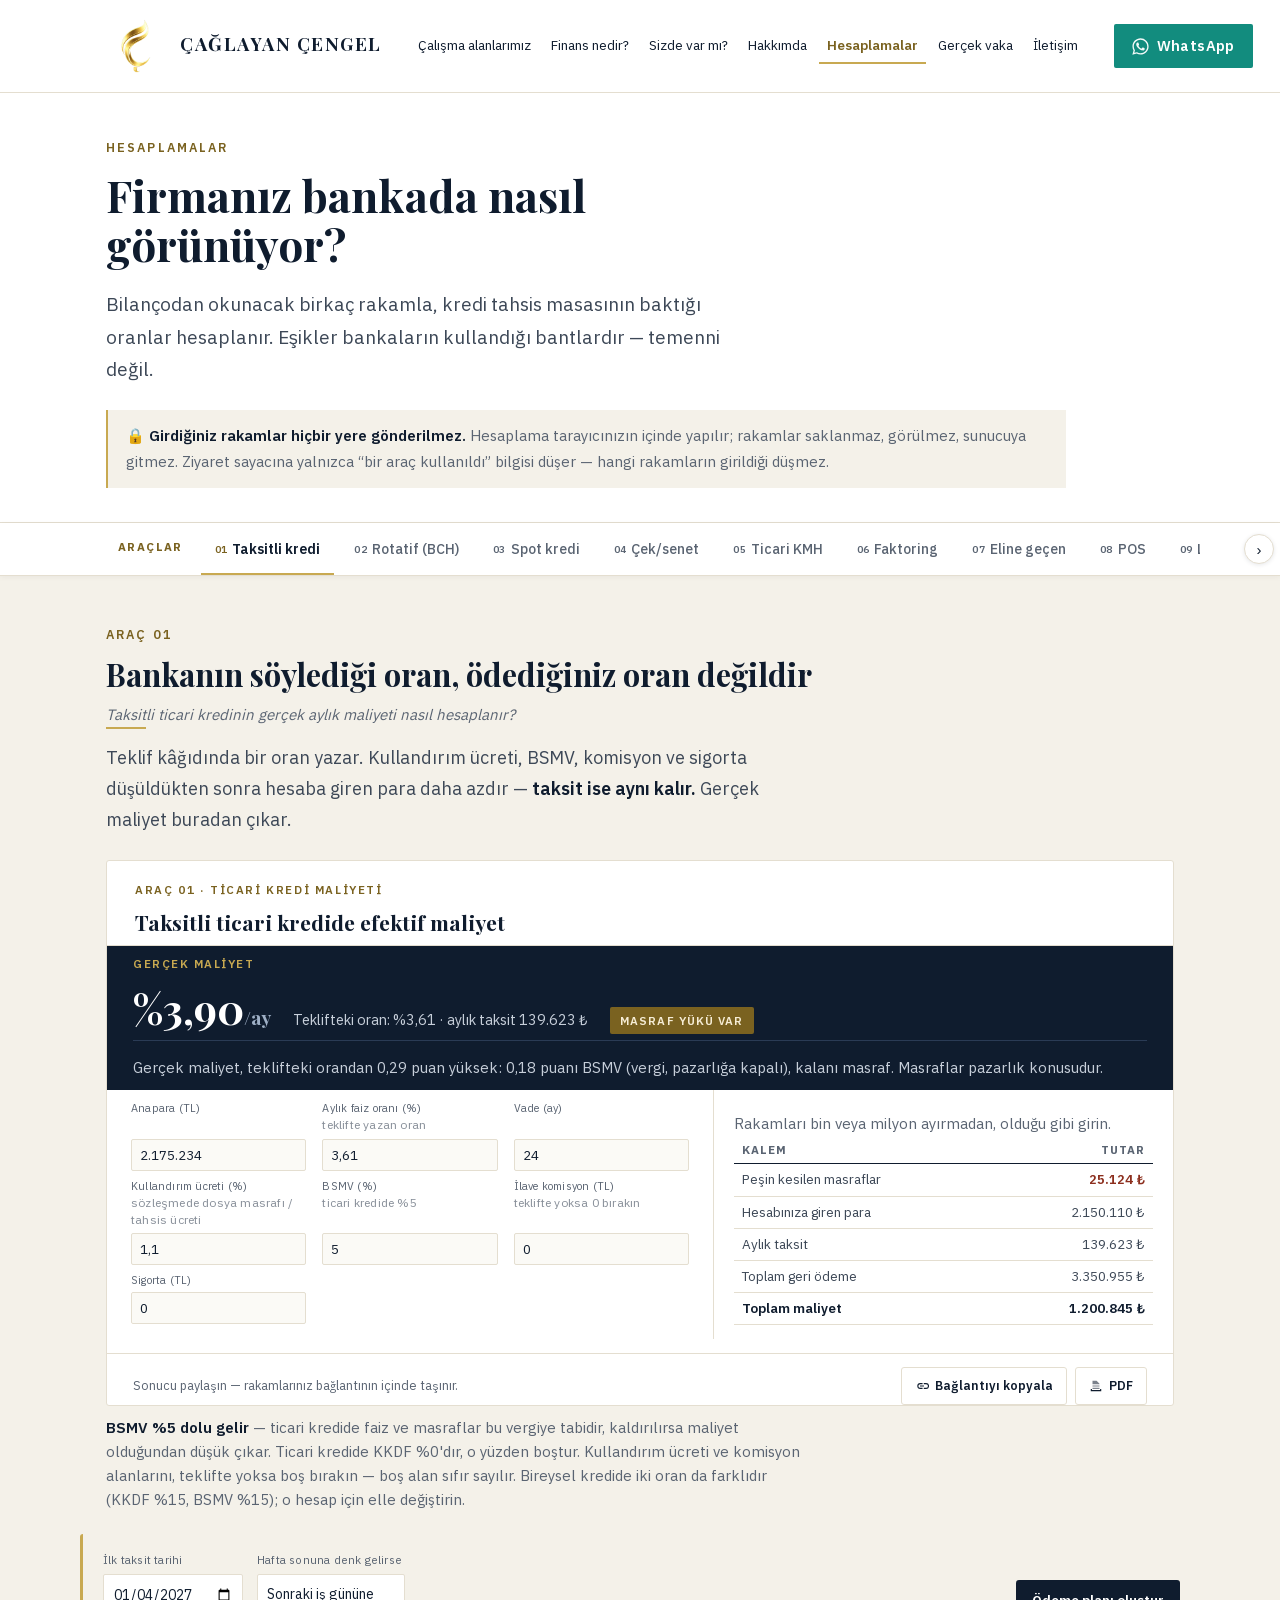
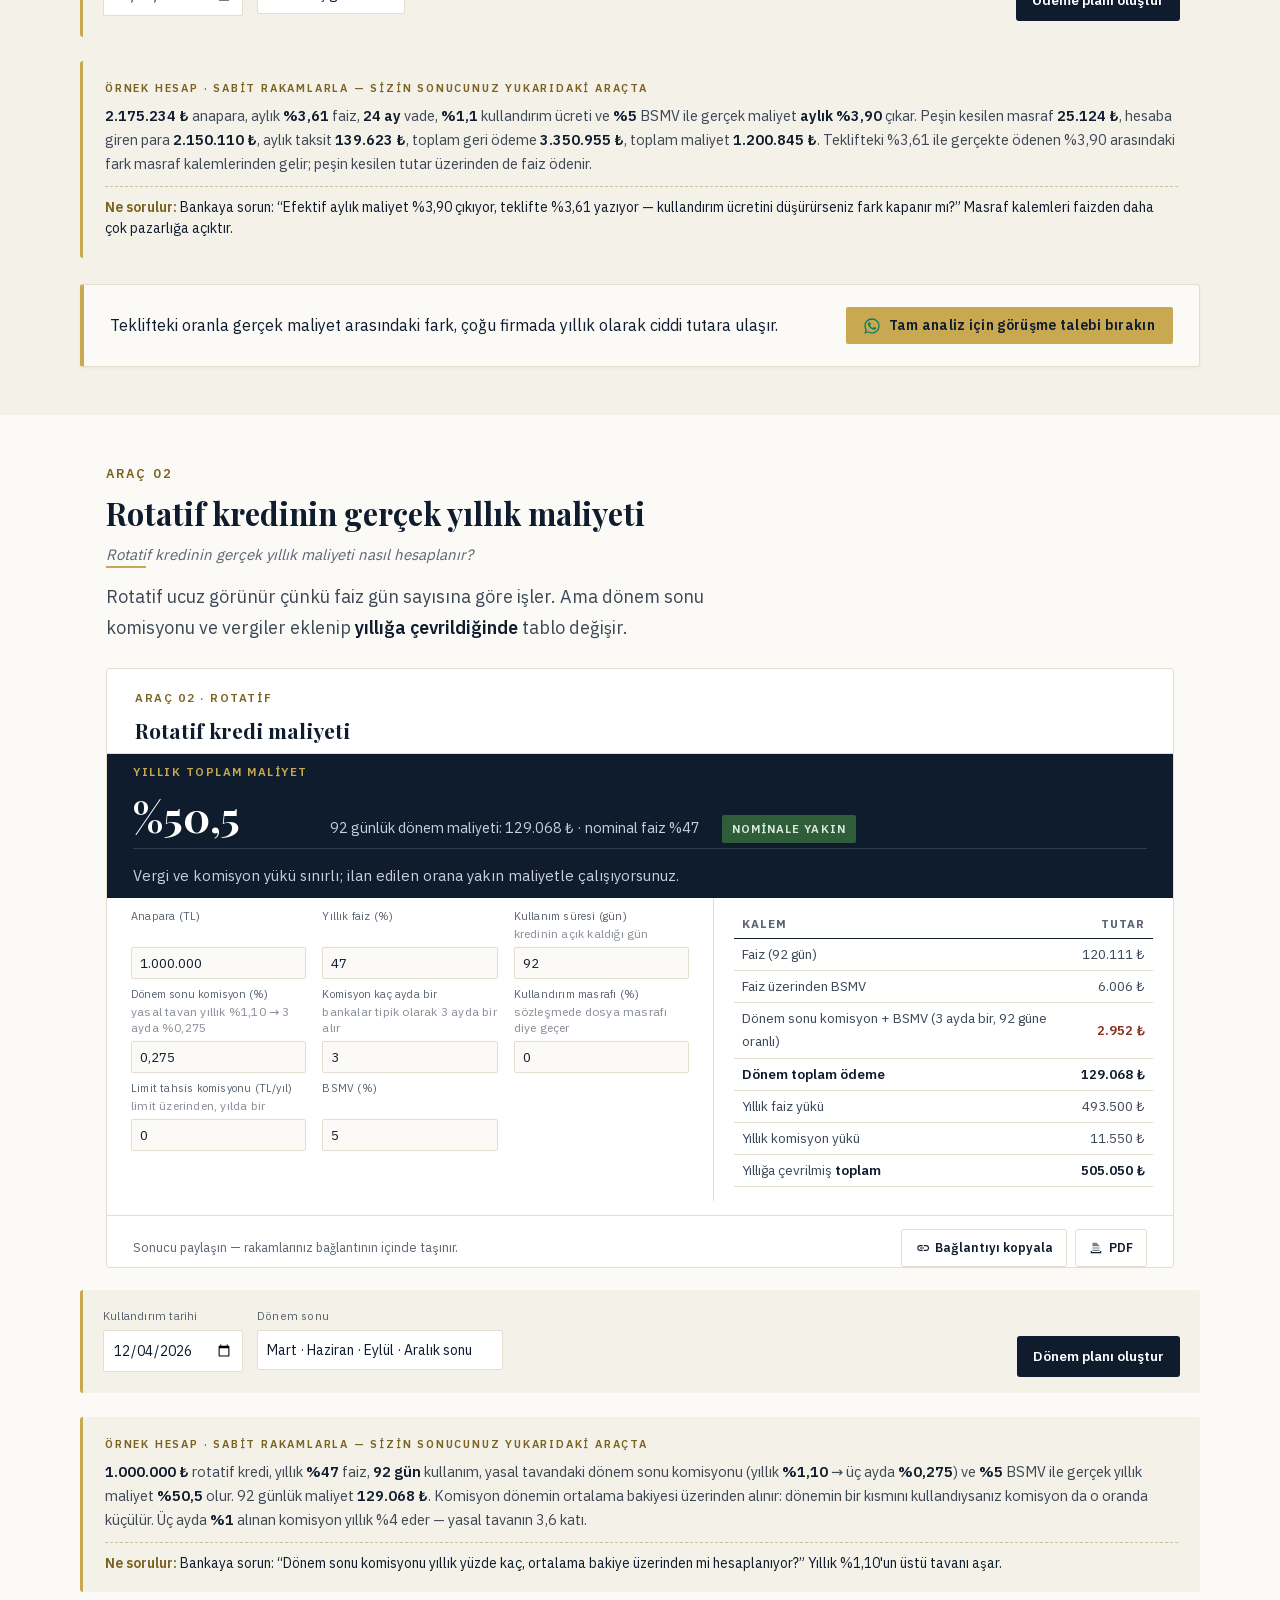
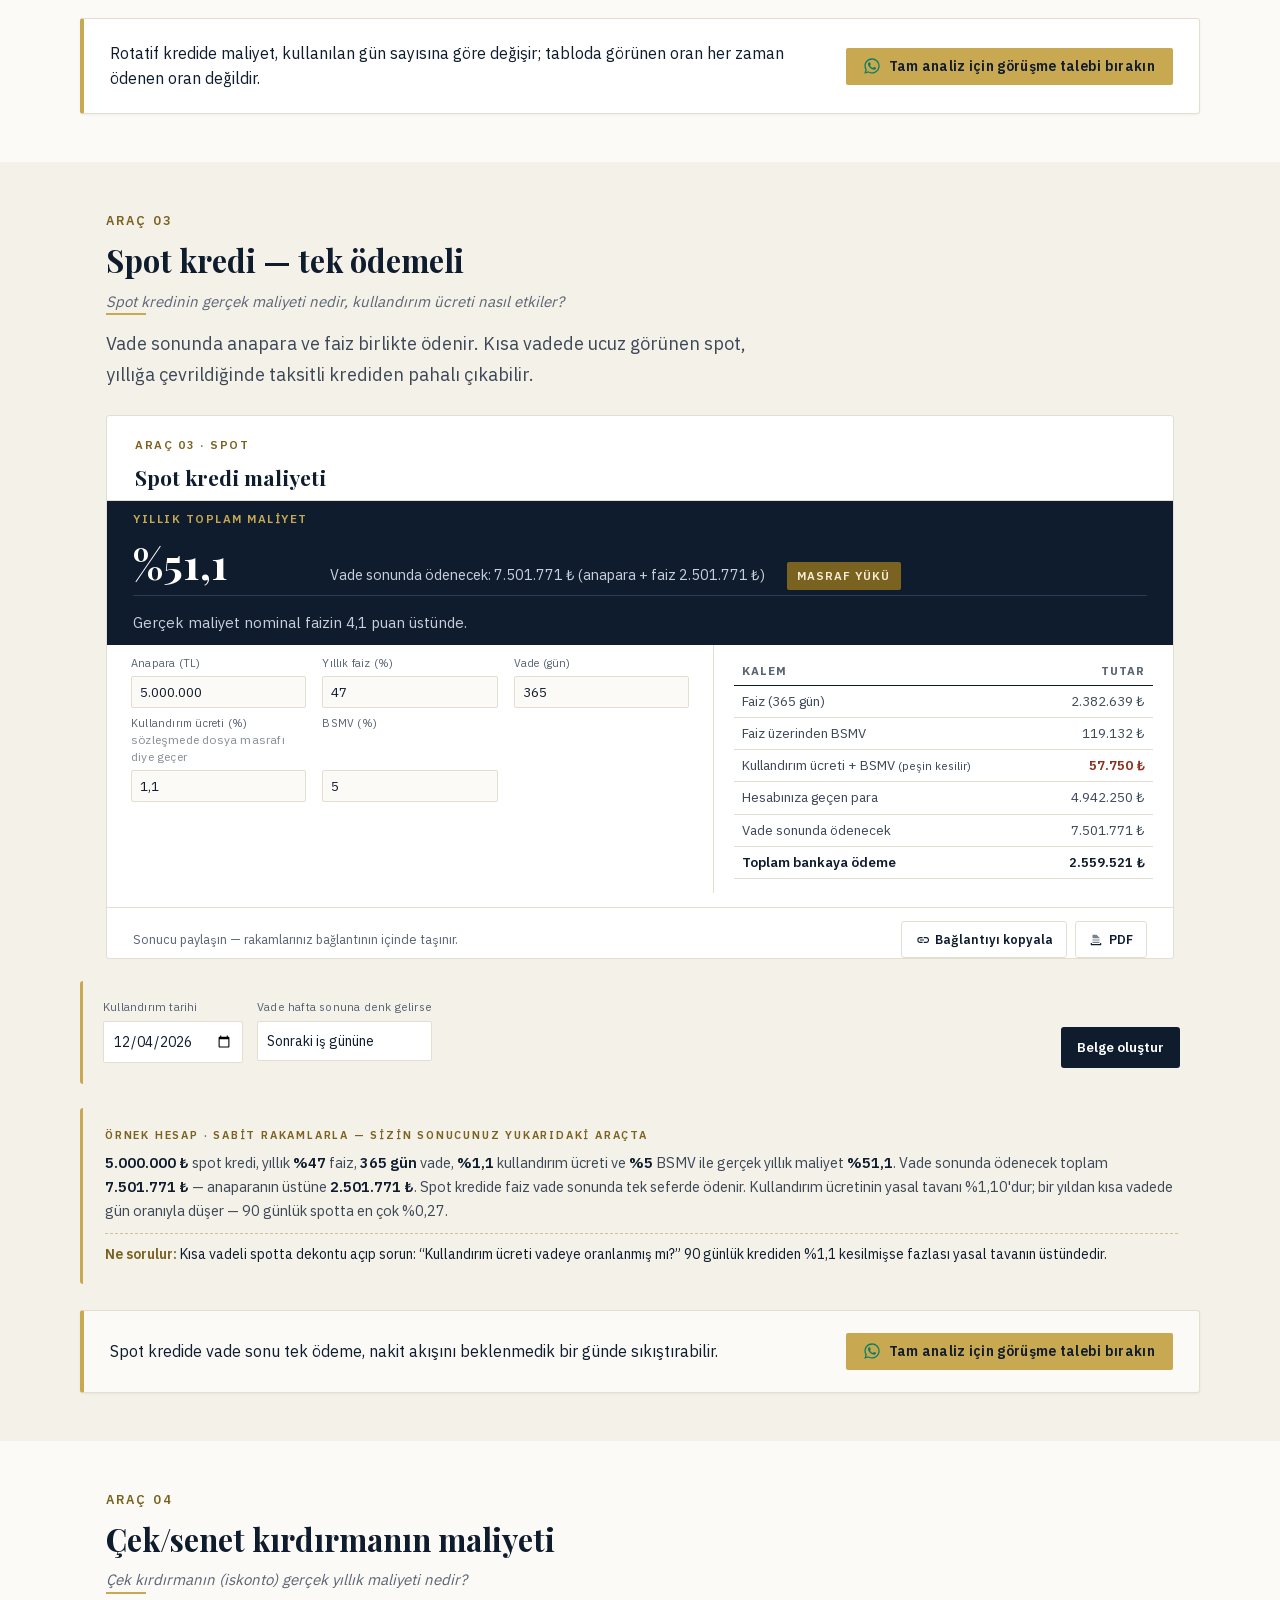
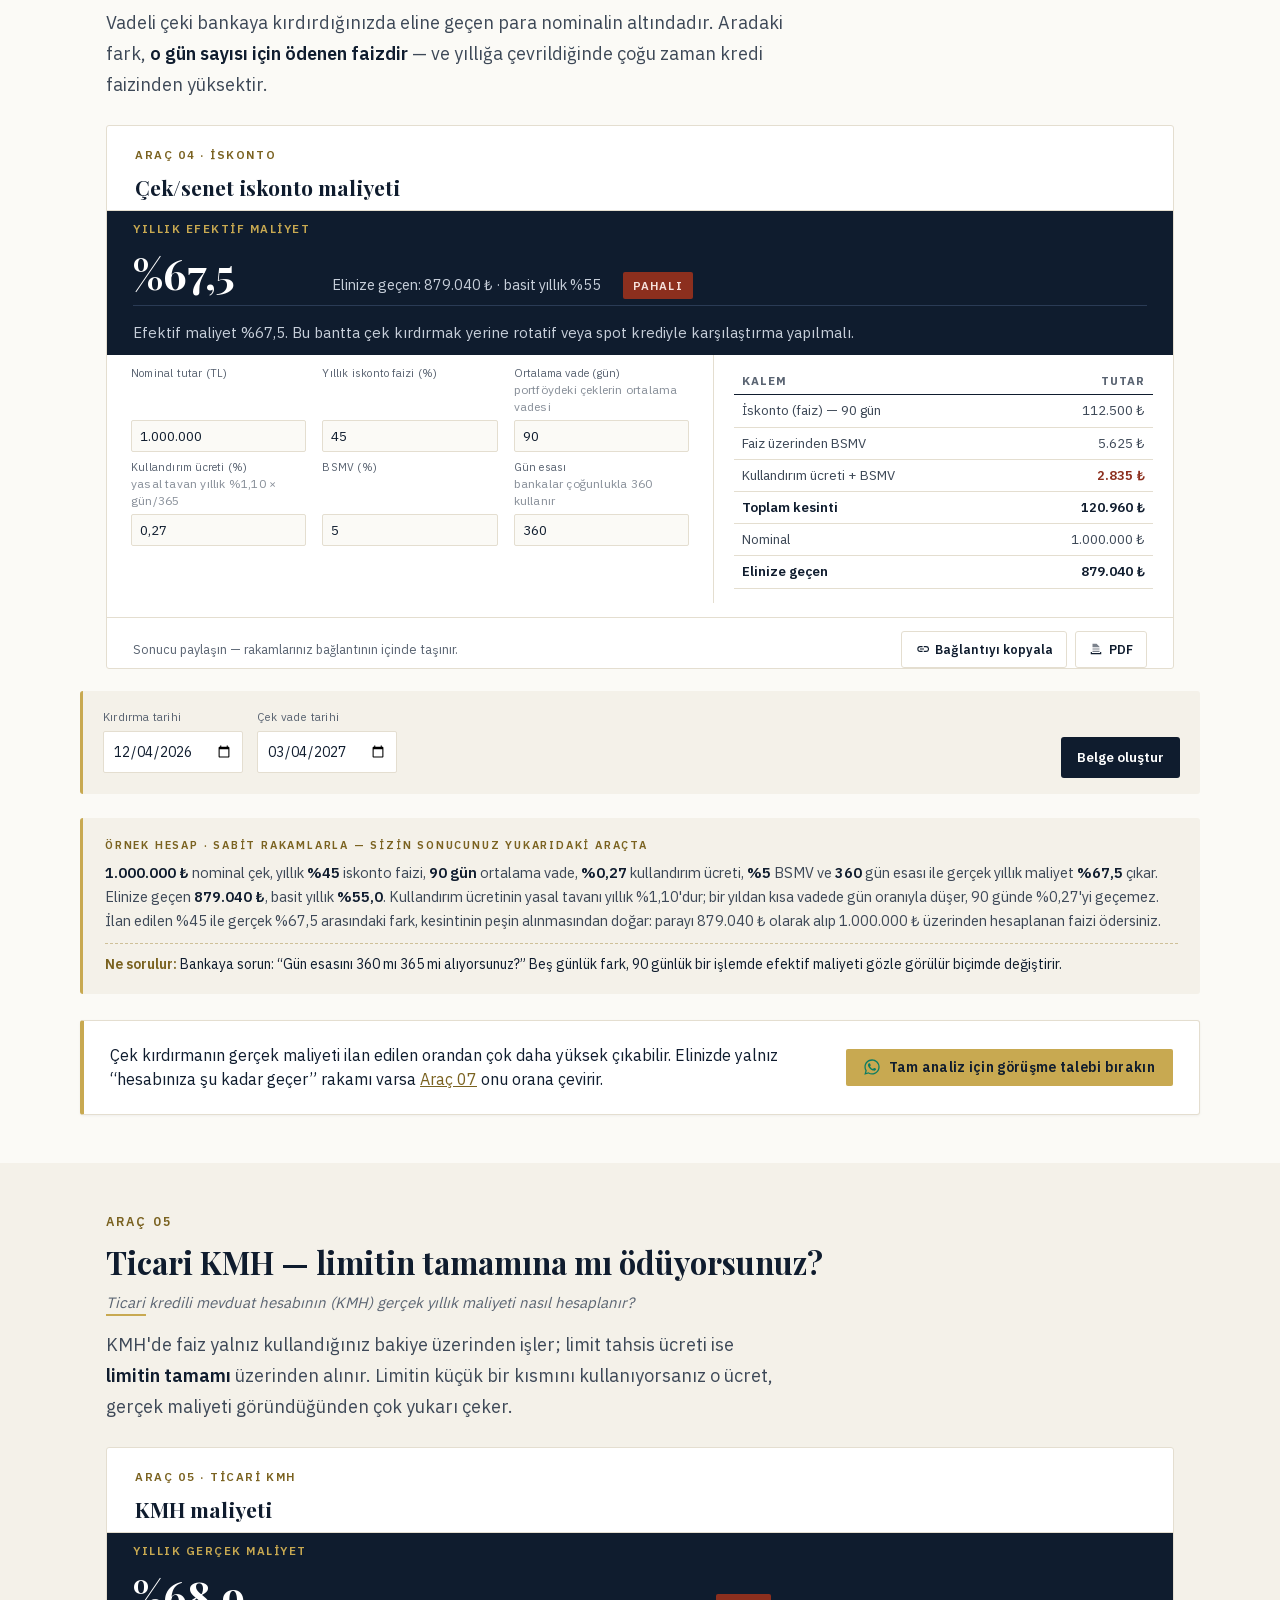
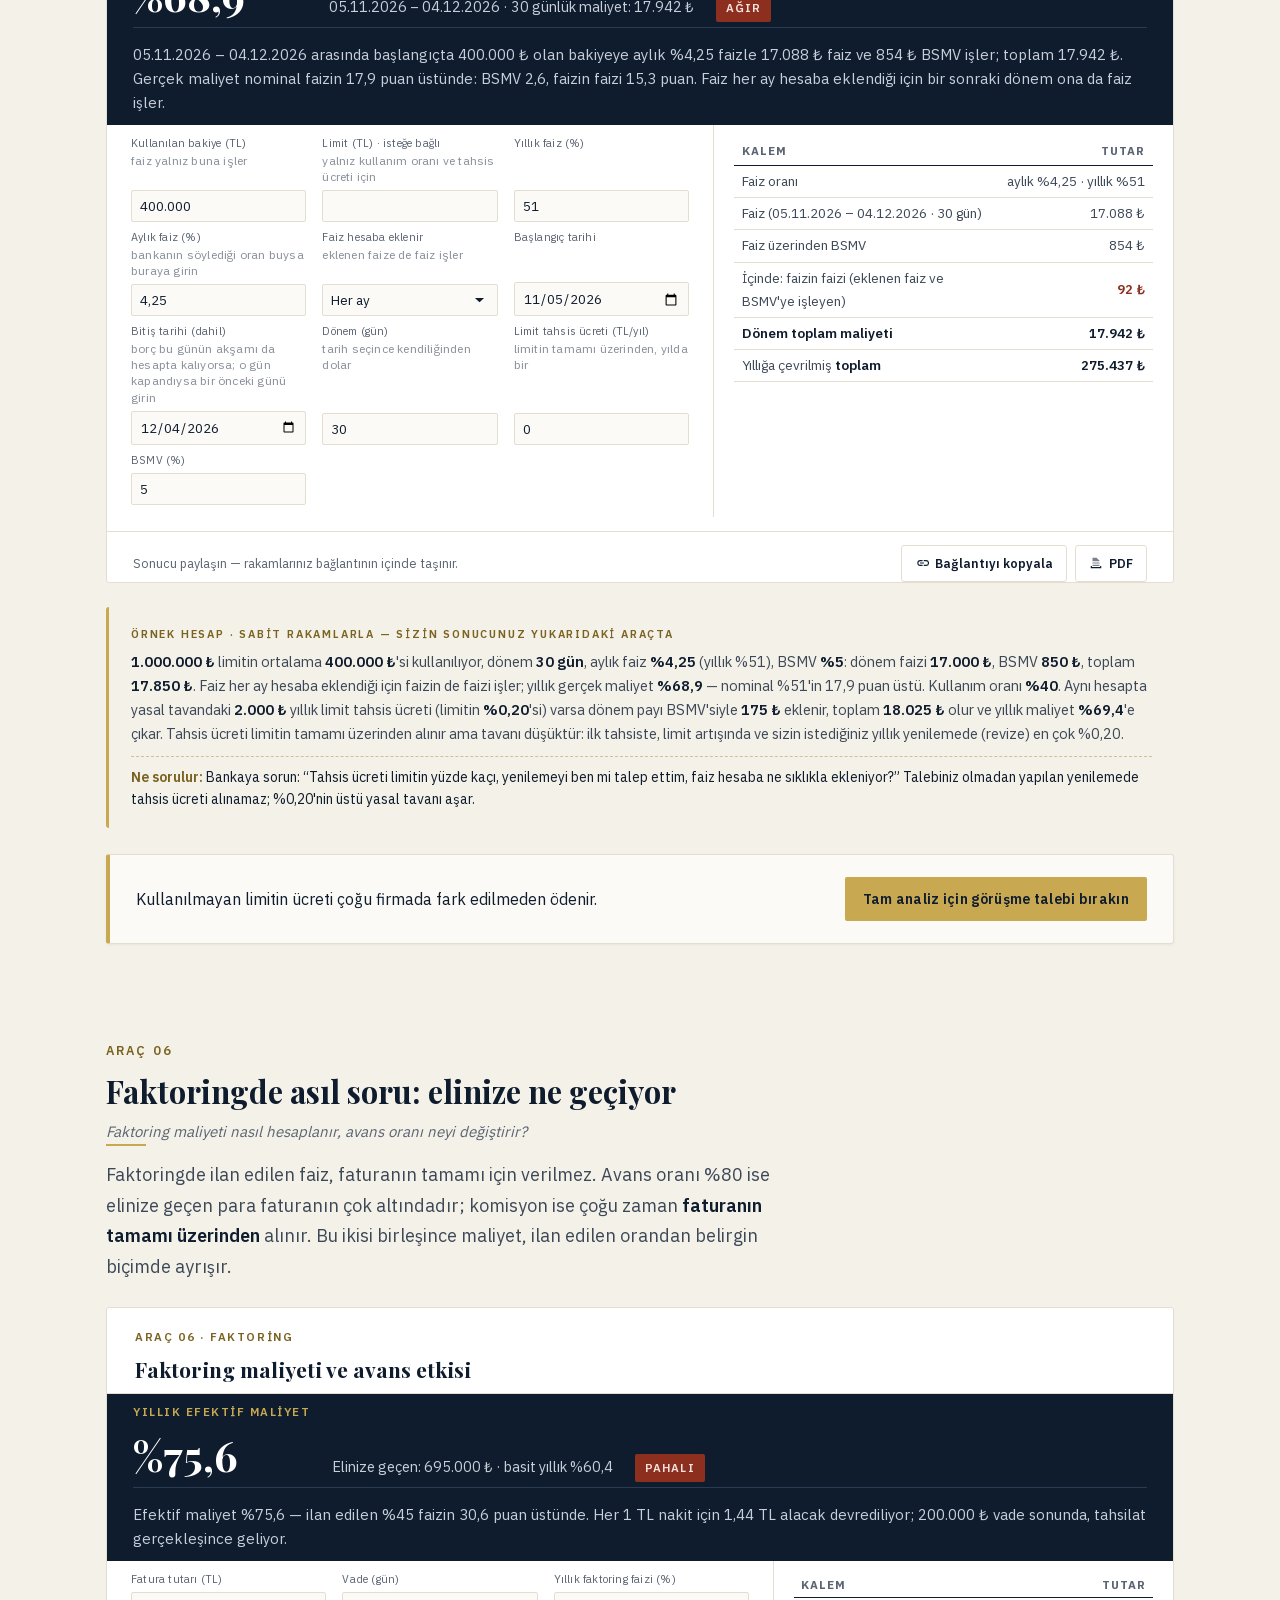
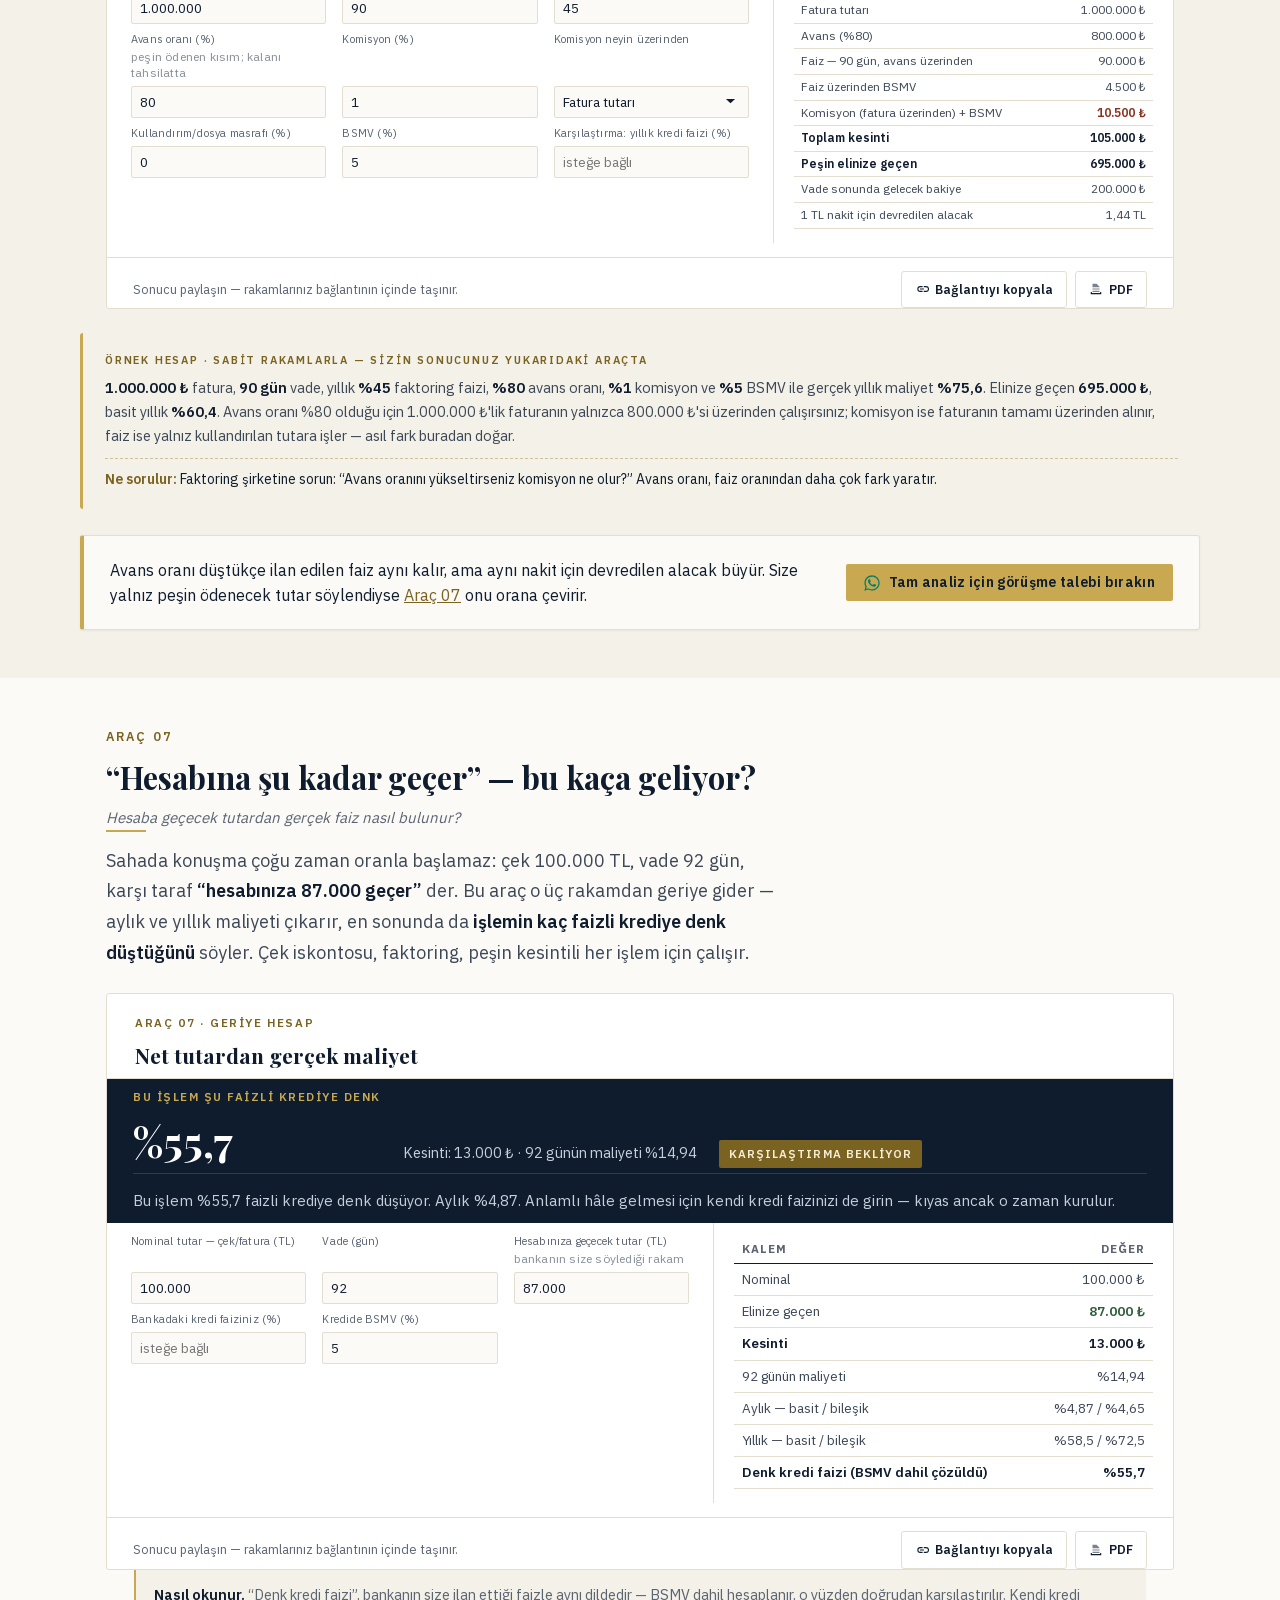
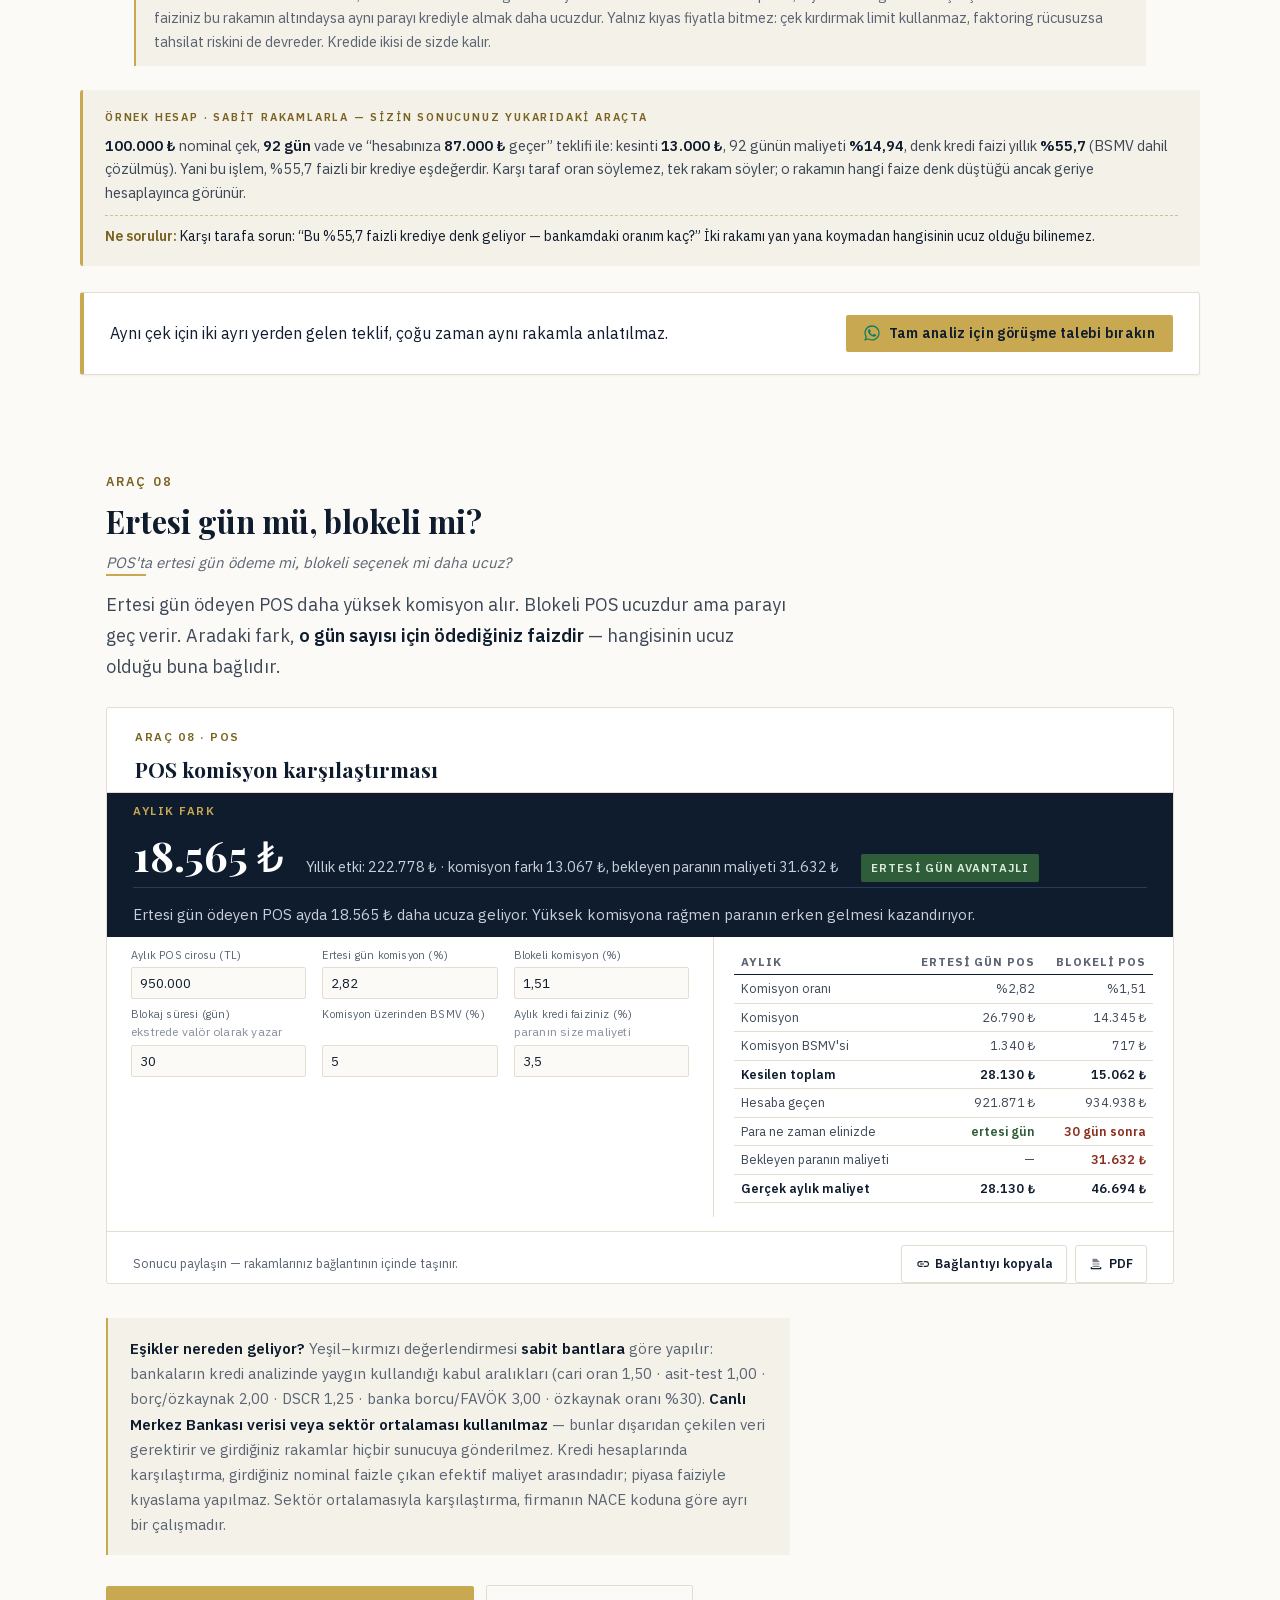
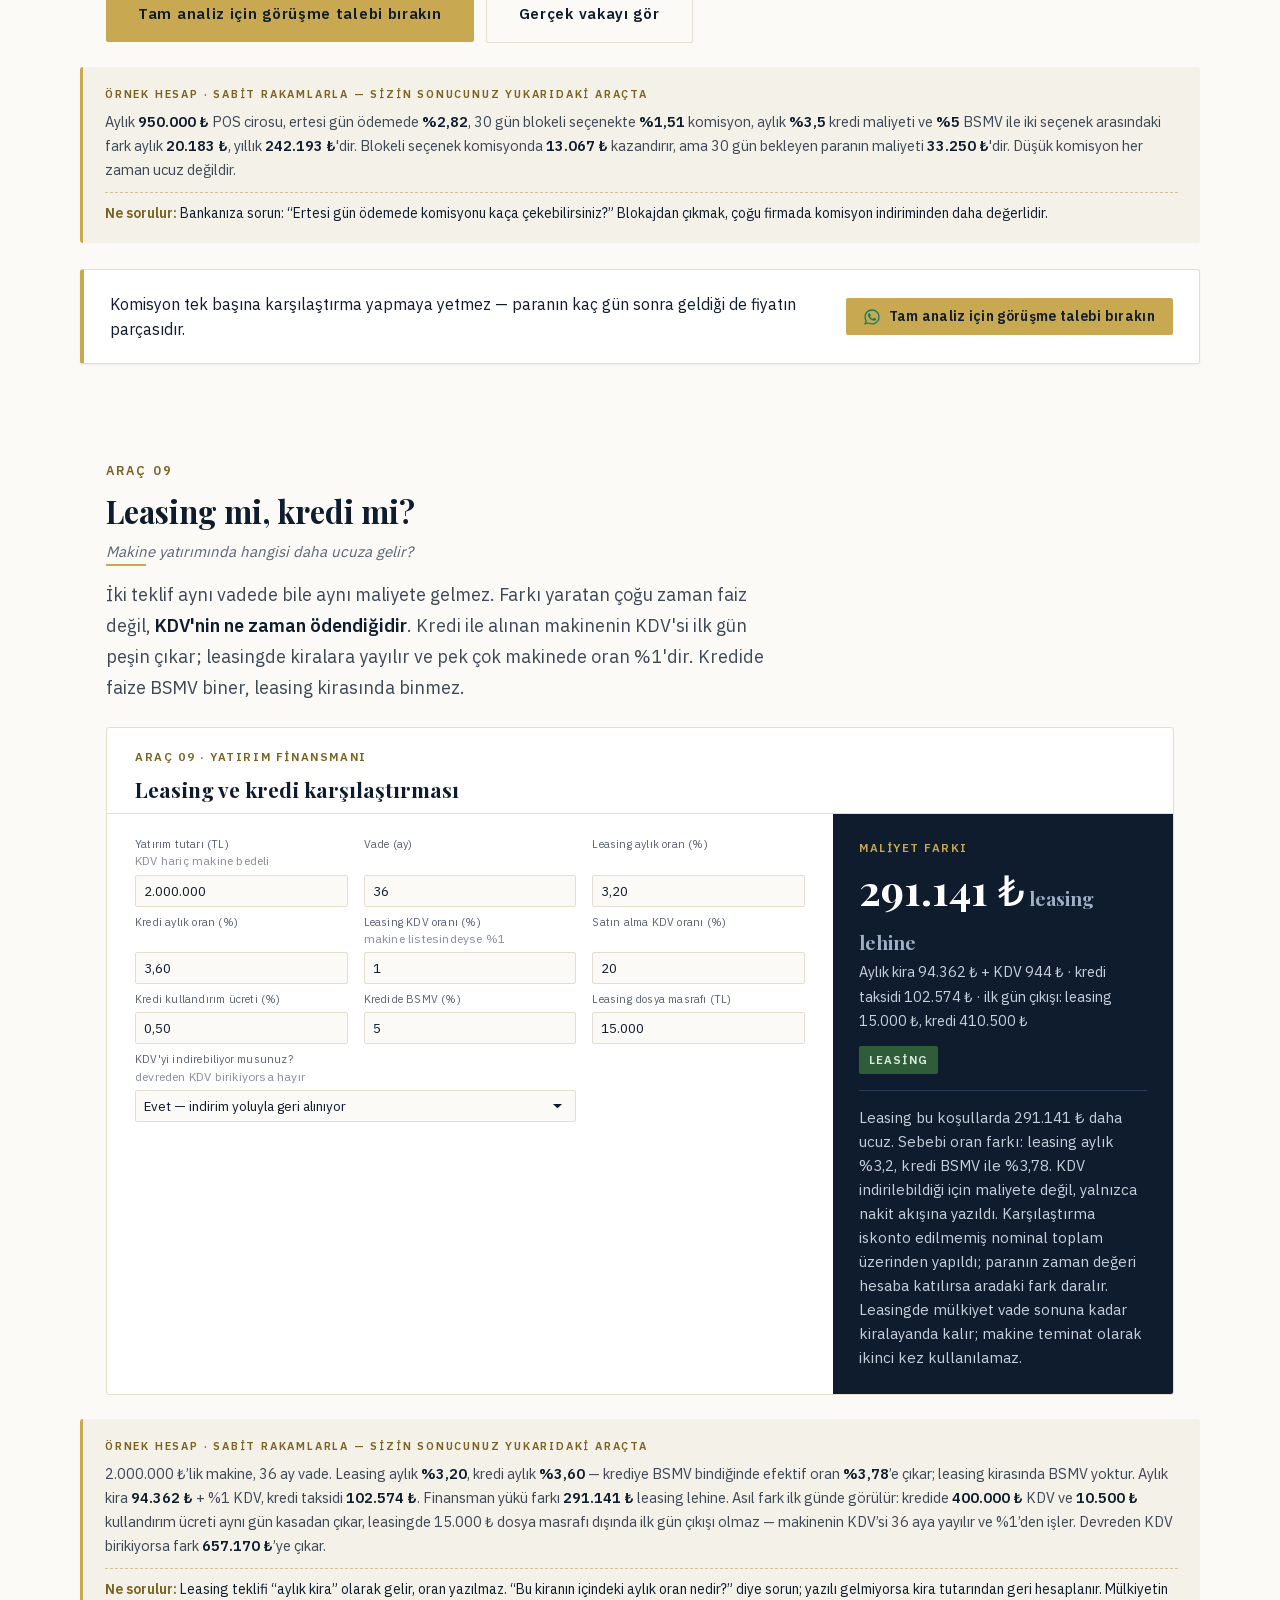
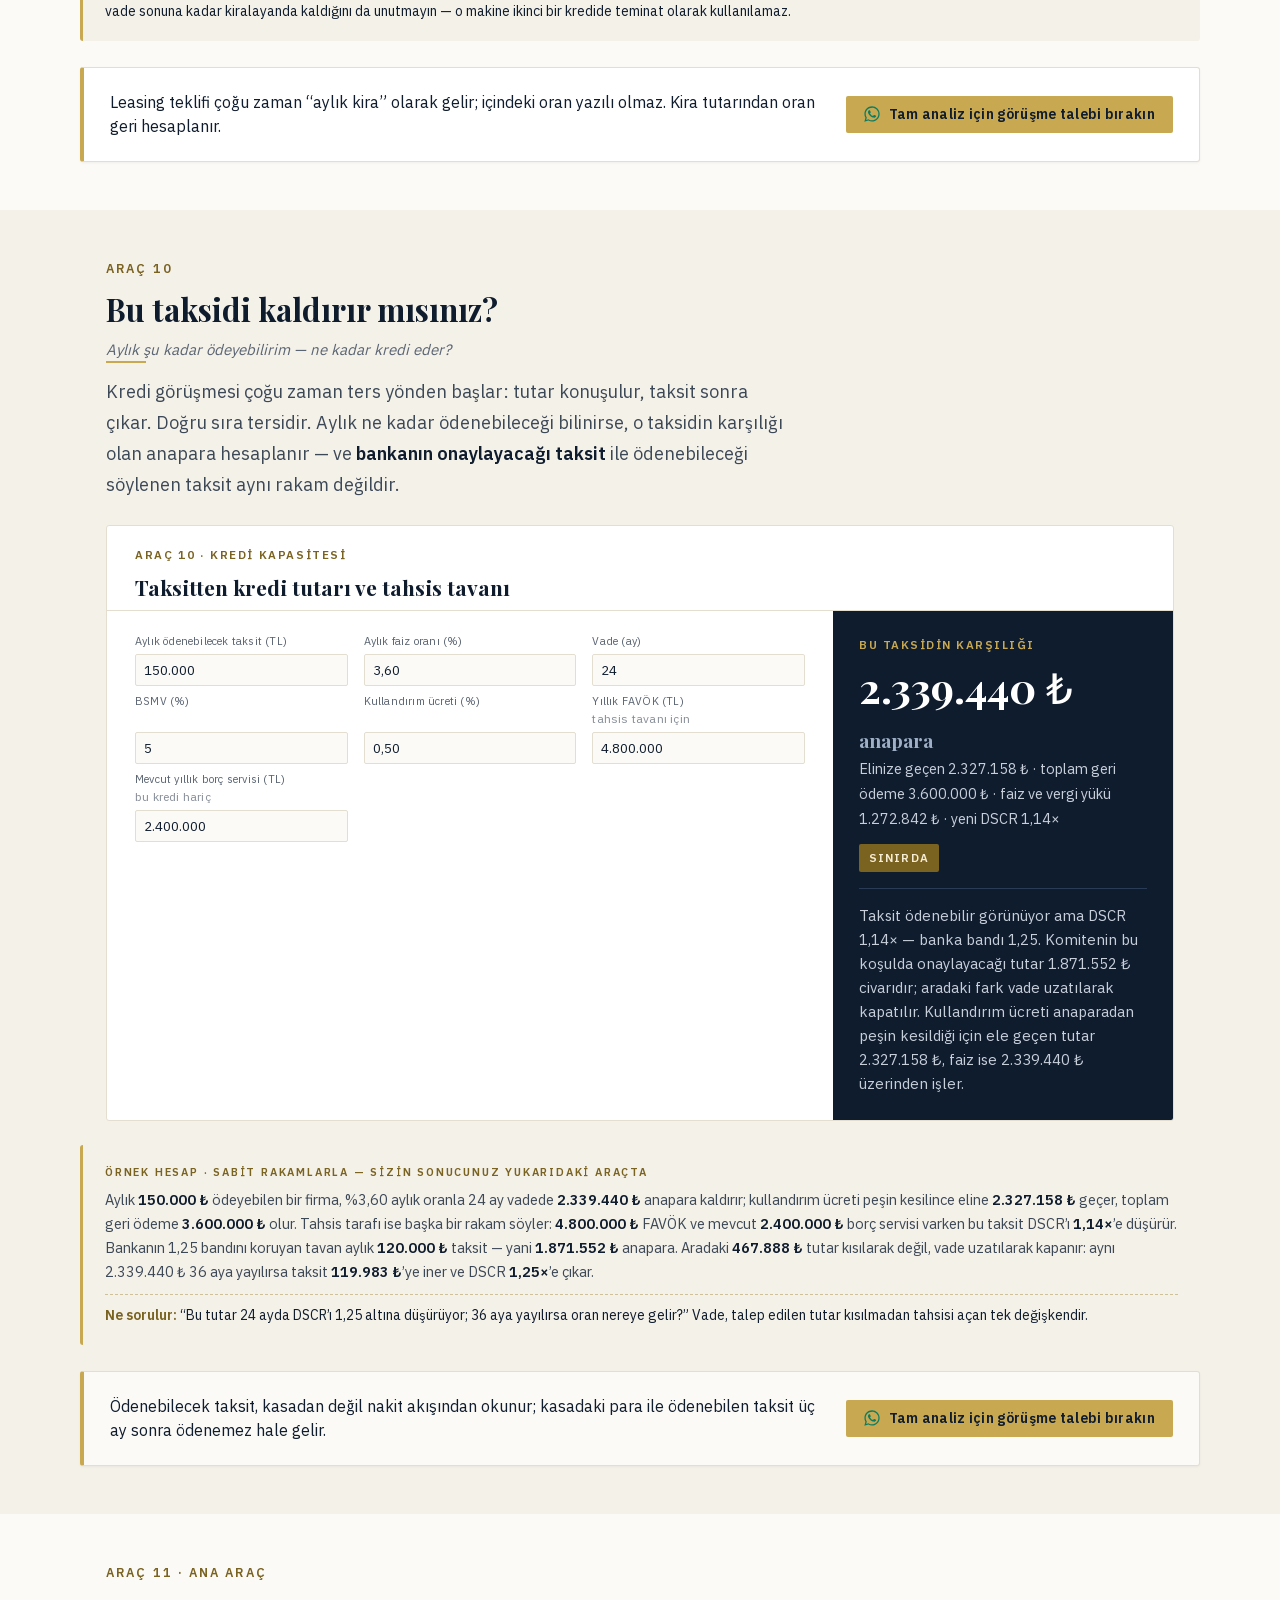
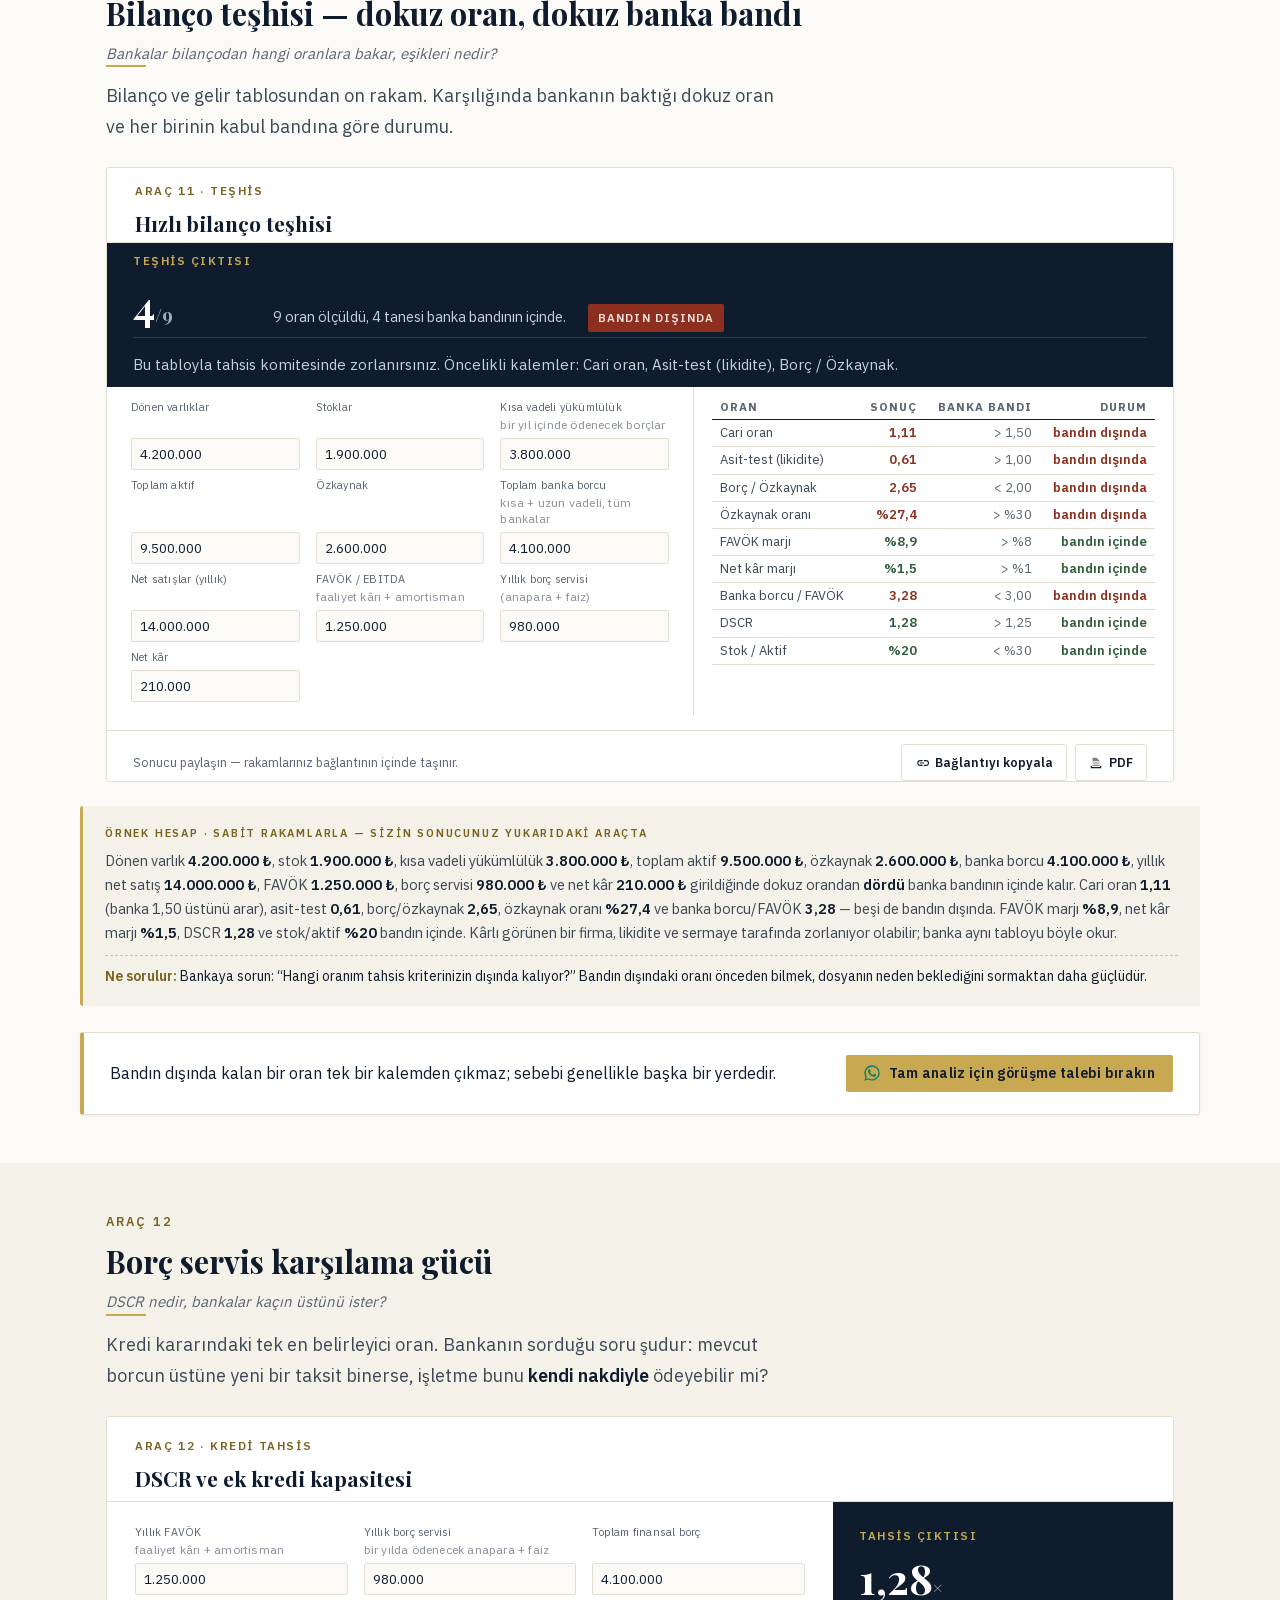
<file: hesaplamalar.html>
<!DOCTYPE html>
<html lang="tr">
<head>
<meta charset="UTF-8">

<meta name="viewport" content="width=device-width,initial-scale=1">

<!-- Icerik Guvenligi Politikasi · 13.09.2026
     GitHub Pages HTTP basligi eklettirmiyor, bu yuzden meta ile konuyor.
     Site tamamen kendi kendine yeter: tek bir dis <script src> yok, butun JS
     ve CSS sayfanin icinde. Politika bunu MUHURLER — sayfaya bir sekilde
     yabanci kod sokulsa bile:
       default-src 'none'  : hicbir sey varsayilan olarak yuklenemez
       script-src 'self'   : disaridan betik CEKILEMEZ ('unsafe-inline' sayfanin
                             kendi gomulu betikleri icin zorunlu)
       connect-src         : veri yalnizca gorusme formunun ucuna ve ziyaret
                             sayacina gidebilir; baska bir adrese fetch/XHR
                             ATILAMAZ (sizinti freni)
       form-action         : form baska bir yere gonderilemez
       base-uri 'none'     : goreli adresler kacirilamaz
     Sayac kendi sunucumuzda duruyor (sayac.js), yani 'self' ile yukleniyor;
     sayimi sendBeacon ile goatcounter.com'a gonderdigi icin o adres
     connect-src'de acik tutuluyor — baska hicbir adres degil. -->
<meta http-equiv="Content-Security-Policy" content="default-src 'none'; base-uri 'none'; script-src 'self' 'unsafe-inline'; style-src 'self' 'unsafe-inline'; img-src 'self' data:; font-src 'self'; connect-src 'self' https://formspree.io https://caglayancengel.goatcounter.com; form-action 'self' https://formspree.io; manifest-src 'self'">

<!-- Paylas baglantisinda firmanin rakamlari adresin icinde tasiniyor. Referrer
     kapatilmazsa disari tiklandiginda o adres karsi siteye gider. -->
<meta name="referrer" content="no-referrer">
<title>Hesaplamalar — Çağlayan Çengel</title>
<meta name="description" content="Firmanızın bankada nasıl göründüğünü ölçün: bilanço teşhisi, borç servis kapasitesi, nakit döngüsü, kredi ve POS maliyeti. Sekiz araç, tarayıcınızda çalışır.">
<link rel="icon" href="logo.png">
<link rel="canonical" href="https://caglayancengel.com/hesaplamalar.html">
<meta property="og:type" content="website">
<meta property="og:locale" content="tr_TR">
<meta property="og:url" content="https://caglayancengel.com/hesaplamalar.html">
<meta property="og:title" content="Sekiz hesaplama aracı — Çağlayan Çengel">
<meta property="og:description" content="Firmanızın bankada nasıl göründüğünü kendiniz ölçün: bilanço teşhisi, borç servisi, nakit döngüsü, kredi ve POS maliyeti. Girdiğiniz rakamlar tarayıcınızdan çıkmaz.">
<meta property="og:image" content="https://caglayancengel.com/og.png">
<meta property="og:image:width" content="1200">
<meta property="og:image:height" content="630">
<meta property="og:image:alt" content="Çağlayan Çengel — Finansal Yönetim Danışmanı">
<meta name="twitter:card" content="summary_large_image">
<meta name="twitter:title" content="Sekiz hesaplama aracı — Çağlayan Çengel">
<meta name="twitter:description" content="Bilanço teşhisi, borç servisi, nakit döngüsü, kredi ve POS maliyeti. Rakamlar tarayıcınızdan çıkmaz.">
<meta name="twitter:image" content="https://caglayancengel.com/og.png">

<link rel="preload" href="fonts/IBMPlexSans-400n-2.woff2" as="font" type="font/woff2" crossorigin>
<link rel="preload" href="fonts/IBMPlexSans-400n-1.woff2" as="font" type="font/woff2" crossorigin>
<link rel="preload" href="fonts/PlayfairDisplay-700n-17.woff2" as="font" type="font/woff2" crossorigin>
<link rel="preload" href="fonts/PlayfairDisplay-700n-16.woff2" as="font" type="font/woff2" crossorigin>
<link rel="stylesheet" href="fonts.css">
<style>
:root{
  --paper:#FBFAF6; --white:#fff; --band:#F4F1E9;
  --navy:#0F1C2E; --navy2:#1D3050; --body:#3D4857; --soft:#5A6472;
  --gold:#C8A951; --goldink:#7A6220; --rule:#E4DED0;
  --kirmizi:#8C2F1E; --yesil:#2F5D3A; --sari:#7A6220;
  --maxw:1120px;
}
*{box-sizing:border-box;margin:0;padding:0}
/* scroll-behavior:smooth kaldirildi 11.09.2026 — menuden atlama 3,0 sn suruyordu (olculdu). Basa don ve marka logosu JS'te smooth cagirir. */
html{-webkit-text-size-adjust:100%}
body{background:var(--paper);color:var(--body);
  font-family:'IBM Plex Sans',system-ui,sans-serif;font-size:18px;line-height:1.72;-webkit-font-smoothing:antialiased}
h1,h2,h3{font-family:'Playfair Display',Georgia,serif;font-weight:700;line-height:1.2;color:var(--navy)}
a{color:var(--goldink)}
strong{color:var(--navy);font-weight:600}
.wrap{max-width:var(--maxw);margin:0 auto;padding:0 26px}
section{padding:48px 0}
.band{background:var(--band)}
.kicker{font-size:12.5px;letter-spacing:2.1px;text-transform:uppercase;color:var(--goldink);font-weight:600;margin-bottom:11px}
h2{font-size:clamp(24px,2.6vw,31px);margin-bottom:11px}
.rule{width:40px;height:2px;background:var(--gold);margin:0 0 14px}

.top{border-bottom:1px solid var(--rule);background:var(--white);position:sticky;top:0;z-index:50}
.top .wrap{display:flex;align-items:center;gap:14px;padding:16px 26px}
.top img{width:60px;height:60px;object-fit:contain}
.top .nm{font-family:'Playfair Display',serif;font-weight:700;color:var(--navy);font-size:18.5px;letter-spacing:1.5px}
.top .marka{display:flex;align-items:center;gap:14px;text-decoration:none;transition:opacity .2s ease}
.top @media(hover:hover) and (pointer:fine){.marka:hover{opacity:.72}}
.top .sp{flex:1}


/* 64/52 -> 44/34: menuden girince ilk arac karti 87 px ekran disinda
   kaliyordu (olculdu 11.09.2026, IMG_5731.MOV 30-52 sn). */
.hero{background:var(--white);padding:44px 0 34px;border-bottom:1px solid var(--rule)}
.h1{font-family:'Playfair Display',serif;font-weight:700;color:var(--navy);
  font-size:clamp(29px,4vw,44px);line-height:1.12;max-width:20ch}
.sub{margin-top:20px;font-size:19px;color:var(--body);max-width:60ch}
.saha{margin:0 28px 22px;padding:13px 18px;background:var(--band);border-left:2px solid var(--gold);
  font-size:14.5px;line-height:1.62;color:var(--soft)}
.saha strong{color:var(--navy)}
.gizlilik{margin-top:24px;padding:13px 18px;background:var(--band);border-left:2px solid var(--gold);
  font-size:15px;color:var(--soft);max-width:960px}

/* arac karti */
.arac{background:var(--white);border:1px solid var(--rule);border-radius:3px;overflow:hidden;margin-top:24px}
.arac-bas{padding:24px 28px 20px;border-bottom:1px solid var(--rule)}
.arac-no{font-size:11.5px;letter-spacing:1.6px;text-transform:uppercase;color:var(--goldink);font-weight:600}
.arac-bas h3{font-size:21px;margin-top:6px}
.arac-bas p{font-size:15.5px;color:var(--soft);margin-top:7px;max-width:60ch}
.arac-ic{display:grid;grid-template-columns:1fr 340px;gap:0}
.girdiler{padding:24px 28px}
.gg{display:grid;grid-template-columns:1fr 1fr;gap:14px 18px}
label{display:block;font-size:13.5px;color:var(--soft);margin-bottom:5px;letter-spacing:.2px}
input,select{width:100%;padding:11px 13px;font-family:inherit;font-size:16px;color:var(--navy);
  border:1px solid var(--rule);border-radius:2px;background:var(--paper)}
input:focus,select:focus{outline:none;border-color:var(--gold);background:var(--white)}
select{appearance:none;-webkit-appearance:none;cursor:pointer;padding-right:34px;
  background-image:url("data:image/svg+xml;charset=utf-8,%3Csvg xmlns='http://www.w3.org/2000/svg' viewBox='0 0 12 8'%3E%3Cpath fill='%230F1C2E' d='M1 1l5 5 5-5'/%3E%3C/svg%3E");
  background-repeat:no-repeat;background-position:right 12px center;background-size:11px}
.cikti{background:var(--navy);color:#D5DBE4;padding:24px 26px}
.cikti .cb{font-size:11.5px;letter-spacing:1.5px;text-transform:uppercase;color:var(--gold);font-weight:600}
.buyuk{font-family:'Playfair Display',serif;font-size:42px;color:#fff;line-height:1.05;margin:10px 0 2px}
.buyuk small{font-size:19px;color:#9FB0C6}
.cikti .alt{font-size:14.5px;color:#C7CFDA;margin-top:4px}
.yorum{margin-top:16px;padding-top:15px;border-top:1px solid #2A3B55;font-size:15px;line-height:1.6;color:#C7CFDA}
.rozet{display:inline-block;font-size:11.5px;letter-spacing:1.1px;text-transform:uppercase;font-weight:600;
  padding:4px 10px;border-radius:2px;margin-top:12px}
.r-iyi{background:#2F5D3A;color:#DCEBE0}
.r-dikkat{background:#7A6220;color:#F6EDD5}
.r-risk{background:#8C2F1E;color:#F6E1DC}

/* skor tablosu */
.skor{padding:0 28px 26px}
/* Sonuc USTTE yatay serit — olculdu 11.09.2026 (1440x760, kullanilabilir 626 px).
   Sonuc sag sutunda iken kutu 319-563 px yer yiyordu ama icerigi 270-320 px idi;
   ayni icerik tam genislikte serit olunca 159 px. Asil kazanc yukseklik degil
   GENISLIK: girdiler ile dokum yan yana siginca dokumlu 9 aracin 9'u da tek
   ekrana girdi (onceki duzende 5/9). */
.arac-ic.ust{grid-template-columns:1fr 460px}
.arac-ic.ust .cikti{grid-column:1/3;grid-row:1;padding:12px 26px 14px;
  display:grid;grid-template-columns:auto auto 1fr;column-gap:22px;row-gap:2px;
  align-items:baseline}
.arac-ic.ust .cikti .cb{grid-column:1;grid-row:1}
.arac-ic.ust .cikti .buyuk{grid-column:1;grid-row:2;line-height:1.05}
.arac-ic.ust .cikti .alt{grid-column:2;grid-row:2}
/* 4. cocuk rozet kutusudur — 13 aracin 13'unde sira ayni: cb>buyuk>alt>rozet>yorum */
.arac-ic.ust .cikti>div:nth-child(4){grid-column:3;grid-row:2;justify-self:start}
.arac-ic.ust .cikti .yorum{grid-column:1/4;grid-row:3;margin-top:6px}
.arac-ic.ust .girdiler{grid-column:1;grid-row:2;padding:18px 26px}
.arac-ic.ust .skor.alt{grid-column:2;grid-row:2;padding:16px 22px 18px;
  background:var(--white);border-left:1px solid var(--rule)}
.arac-ic.ust .skor.alt table{font-size:13.5px;margin-top:0}
.arac-ic.ust .skor.alt th,.arac-ic.ust .skor.alt td{padding:5px 8px}
/* --- KARTIN TAMAMI TEK EKRANA (olculdu 11.09.2026) ---------------------
   Cetvel `.arac-ic` degil `.arac`: ziyaretci kartin basligini da goruyor.
   Asagidaki degerler o olcumun sonucu, buyutulurse kart tasar. */
.arac-bas{padding:14px 28px 12px}
.arac-ic .gg{grid-template-columns:1fr 1fr 1fr;gap:9px 16px}
.arac-ic .gg label{font-size:11px;line-height:1.25}
.arac-ic .gg input,.arac-ic .gg select{padding:6px 8px;font-size:13.5px}
.arac-ic.ust .girdiler{padding:14px 24px}
.arac-ic.ust .cikti{padding:10px 26px 12px}
.arac-ic.ust .cikti .yorum{margin-top:3px}
.arac-ic.ust .skor.alt{padding:12px 20px 14px}
.arac-ic.ust .skor.alt th,.arac-ic.ust .skor.alt td{padding:4px 8px}
/* Aciklama paragrafi kartin altina alindi — kartin basi hesapla baslasin */
.arac-not{margin:10px 0 0;font-size:15px;line-height:1.6;color:var(--soft);max-width:78ch}
/* Sayfanin en uzun dokumlu uc araci: satir dolgusu bir tik daha kisilir */
#a9 .arac-ic.ust{grid-template-columns:1fr 400px}
#a1 .arac-ic.ust{grid-template-columns:1fr 470px}
#a9 .skor.alt table,#a1 .skor.alt table,#a8 .skor.alt table{font-size:12.5px}
#a9 .skor.alt th,#a9 .skor.alt td,#a1 .skor.alt th,#a1 .skor.alt td,
#a8 .skor.alt th,#a8 .skor.alt td{padding:3px 7px}
/* --- SON PAY (olculdu 11.09.2026, butce 614 px) -----------------------
   Kart ust/alt bosluklari ve iki uzun dokumun satir dolgusu. Bu degerler
   13/13'u tutan son 20-30 px'tir; buyutulurse a1 ve a9 tasar. */
.arac-bas{padding:12px 28px 10px}
.arac-ic.ust .cikti{padding:8px 26px 10px}
.arac-ic.ust .girdiler{padding:12px 24px}
#a9 .skor.alt table,#a1 .skor.alt table{font-size:12px}
#a9 .skor.alt th,#a9 .skor.alt td{padding:2px 7px}
#a1 .arac-bas{padding:6px 28px 6px}
#a1 .arac-ic.ust .skor.alt{padding:8px 18px 10px}
#a1 .skor.alt th,#a1 .skor.alt td{padding:1px 7px;line-height:1.4}

/* --- ACILIR LISTE METNI KESILIYOR (olculdu 11.09.2026, 1440x760) ---
   .plan-gir select'leri width:100% ile bogazlaniyordu; kap 902 px, yer var.
   width:auto tarayiciya en uzun secenege gore olcturur (select'in dogal hali).
   Ayrica .plan-gir'in `padding:7px 9px` kurali, select'in `padding-right:34px`
   ok payini eziyordu: ok (sag 12 px, 11 px genis) metnin uzerine biniyordu.
   Olculen kesiklik: #r_donem 211>194, #k_kaydir 111>101. */
.plan-gir select{width:auto;max-width:100%}
/* padding-right, .plan-gir input,.plan-gir select kurali (asagida, ayni
   ozgullukte) tarafindan eziliyordu — ok metnin uzerine biniyordu.
   Ozgulluk .plan-ust ile bir basamak yukseltildi (olculdu 11.09.2026). */
.plan-ust .plan-gir select{padding-right:30px}
/* a12 #l_ind: uc sutunlu .gg'nin 10. ve SON hucresi — 4. satirda tek basina,
   yanindaki iki sutun bos. Iki sutuna yayilmak yukseklige mal olmaz.
   Olculen kesiklik: 206>177 ve 187>177. */
#a12 .arac-ic .gg>div:last-child{grid-column:span 2}
/* a9: 9 girdi iki sutunda 445 px tutuyordu, uc sutunda 294 (olculdu) */
#a9 .arac-ic.ust{grid-template-columns:1fr 400px}
#a9 .arac-ic.ust .gg{grid-template-columns:1fr 1fr 1fr}
/* a1 sayfanin en buyuk araci: 10 girdi + dort sutunlu 9 satirlik tablo.
   480 px'in altinda tablo satirlari kiriliyor, 311 px yerine 532 px oluyor. */
#a1 .arac-ic.ust{grid-template-columns:1fr 480px}
#a1 .arac-ic.ust .gg{grid-template-columns:1fr 1fr 1fr}
#a1 .arac-ic.ust .girdiler{padding:14px 24px}
#a1 .arac-ic.ust .skor.alt table{font-size:13px}
#a1 .arac-ic.ust .skor.alt th,#a1 .arac-ic.ust .skor.alt td{padding:4px 8px}
.skor table{width:100%;border-collapse:collapse;font-size:15px;margin-top:6px}
.skor th,.skor td{text-align:right;padding:9px 10px;border-bottom:1px solid var(--rule)}
.skor th:first-child,.skor td:first-child{text-align:left}
.skor td:last-child{white-space:nowrap}
.skor thead th{font-size:11.5px;letter-spacing:1px;text-transform:uppercase;color:var(--soft);border-bottom:1px solid var(--navy)}
.d-iyi{color:var(--yesil);font-weight:600}
.d-risk{color:var(--kirmizi);font-weight:600}
.d-bos{color:var(--soft)}

.kaynak-not{
  margin-top:34px;padding:18px 22px;background:var(--band);border-left:2px solid var(--gold);
  font-size:15px;line-height:1.68;color:var(--soft);max-width:76ch
}
.kaynak-not strong{color:var(--navy)}
.cta{margin-top:30px;display:flex;gap:12px;flex-wrap:wrap;align-items:center}
.btn{display:inline-block;padding:15px 32px;font-size:15px;font-weight:600;letter-spacing:.7px;text-decoration:none;border-radius:2px}
.b1{background:var(--gold);color:var(--navy)}
.b2{border:1px solid var(--rule);color:var(--navy)}

footer{background:var(--navy);border-top:2px solid var(--gold);padding:30px 0 24px;color:rgba(255,255,255,.78)}
.fbar{display:flex;align-items:center;gap:16px;flex-wrap:wrap}
.fbar img{width:68px;height:68px;object-fit:contain}
.fmid{display:flex;flex-direction:column;line-height:1.35}
.f-sl2{font-family:'Playfair Display',serif;font-style:italic;color:var(--goldink);font-size:13.5px;margin-top:5px}
.f-nm{font-family:'Playfair Display',serif;font-weight:700;color:var(--goldink);font-size:16px;letter-spacing:2.4px}
.f-rl{font-size:12px;letter-spacing:1.4px;text-transform:uppercase;color:var(--soft);margin-top:3px}
.f-sl{font-family:'Playfair Display',serif;font-style:italic;color:var(--goldink);font-size:14.5px;margin:0 0 0 auto}
.f-ml{margin-top:14px;font-size:14.5px}
.f-ml a{color:var(--navy);text-decoration:none;border-bottom:1px solid var(--gold);padding:2px 0}
.f-lg{margin-top:14px;padding-top:14px;border-top:1px solid var(--rule);font-size:12px;color:var(--soft);line-height:1.75}
.f-yz{display:block;margin-top:9px}
.f-yz a{color:inherit;text-decoration:none;border-bottom:1px solid var(--gold)}

@media(max-width:900px){
  .arac-ic{grid-template-columns:1fr}
  /* Dar ekranda tek sutun: girdiler, dokum, sonuc (sonuc yapisik kalsin).
     Id'li masaustu kurallari daha ozgul — burada acikca geri alinir. */
  .arac-ic.ust,#a9 .arac-ic.ust,#a1 .arac-ic.ust{grid-template-columns:1fr}
  /* Dokumu olmayan dort arac (.ust degil) telefonda da uc sutunda kaliyordu:
     alan 76 px, '14.000.000' sigmiyordu (olculdu 375x812). Kural artik
     butun araclari kapsar. */
  .arac-ic .gg,.arac-ic.ust .gg,#a9 .arac-ic.ust .gg,#a1 .arac-ic.ust .gg{grid-template-columns:1fr}
  /* Tek sutunda `span 2` hayali ikinci sutun acar — geri alinir. */
  #a12 .arac-ic .gg>div:last-child{grid-column:auto}
  .arac-ic.ust .girdiler{grid-column:1;grid-row:1}
  .arac-ic.ust .skor.alt{grid-column:1;grid-row:2;border-left:0}
  .arac-ic.ust .cikti{grid-column:1;grid-row:3;display:block}
  /* Sonuc ekranin altina yapisir — olculdu 11.09.2026: telefonda sonuc
     kutusu girdilerin 50-313 px altinda kaliyordu, yazan kisi cevabi
     gormuyordu. Yukseklik sinirli, icerigi uzunsa kendi icinde kayar. */
  .cikti{border-top:1px solid #2A3B55;position:sticky;bottom:0;z-index:12;
         max-height:36vh;overflow:auto;-webkit-overflow-scrolling:touch;
         box-shadow:0 -8px 20px rgba(15,28,46,.28)}
  /* Son girdi yapisik kutunun arkasinda kalmasin */
  .girdiler{padding-bottom:38vh}
  /* overflow:hidden yapiskani KIRPAR (olculdu 11.09.2026) — dar ekranda acilir */
  .arac{overflow:visible}
}
@media(max-width:820px){
  body{font-size:17px}
  section{padding:50px 0}
  .gg{grid-template-columns:1fr}
  .fbar .f-sl{margin:8px 0 0;width:100%}
}

.wa-top{display:inline-flex;align-items:center;gap:8px;background:#128C7E;color:#fff !important;
  text-decoration:none;border:none !important;padding:10px 18px;border-radius:2px;
  font-size:14.5px;font-weight:600;letter-spacing:.4px;transition:.2s;margin-left:14px}
.wa-top:hover{background:#075E54}
.wa-top svg{opacity:.95}
@media(max-width:520px){.wa-top span{display:none}.wa-top{padding:10px 12px}}

.aracbar{position:sticky;top:var(--ust,80px);z-index:30;background:var(--white);border-bottom:1px solid var(--rule);
  box-shadow:0 1px 6px rgba(15,28,46,.05)}
.aracbar .in{max-width:var(--maxw);margin:0 auto;padding:0 26px;display:flex;gap:6px;
  overflow-x:auto;-webkit-overflow-scrolling:touch;scrollbar-width:thin}
.aracbar a{flex:0 0 auto;padding:14px 14px 12px;font-size:14px;color:var(--soft);text-decoration:none;
  border-bottom:2px solid transparent;white-space:nowrap;transition:.15s;font-weight:500}
.aracbar a:hover{color:var(--navy)}
/* Cubuk artik klavye odagi alir (tabindex=0). Fare ile tiklandiginda
   halka cikmasin, yalniz klavyeyle gelindiginde gorunsun. */
.aracbar .in:focus{outline:none}
.aracbar .in:focus-visible{outline:2px solid var(--gold);outline-offset:-2px;border-radius:4px}
/* --- cubuk tasma isareti · 11.09.2026 · olculdu: icerik 1713px / kap 1000px,
       13 aractan 6'si ekran disinda kaliyordu ve kaydirilabildigi belli degildi --- */
.aracbar::before,.aracbar::after{content:'';position:absolute;top:0;bottom:1px;width:54px;
  pointer-events:none;opacity:0;transition:opacity .18s;z-index:2}
.aracbar::before{left:0;background:linear-gradient(90deg,var(--white) 30%,rgba(255,255,255,0))}
.aracbar::after{right:0;background:linear-gradient(270deg,var(--white) 30%,rgba(255,255,255,0))}
.aracbar.sol::before,.aracbar.sag::after{opacity:1}
.aracbar .ok{position:absolute;top:50%;transform:translateY(-50%);z-index:3;display:none;
  width:30px;height:30px;border:1px solid var(--rule);border-radius:50%;background:var(--white);
  color:var(--navy);font-size:15px;line-height:1;cursor:pointer;align-items:center;
  justify-content:center;padding:0;box-shadow:0 1px 4px rgba(15,28,46,.10)}
.aracbar .ok:hover{border-color:var(--gold)}
.aracbar .ok.g{left:6px}.aracbar .ok.i{right:6px}
.aracbar.sol .ok.g,.aracbar.sag .ok.i{display:flex}
.aracbar a.act{color:var(--navy);border-bottom-color:var(--gold);font-weight:600}
/* KLAVYE SECIMI — olculdu 11.09.2026: ok tuslari cubugu
   kaydiriyordu ama hicbir seyi SECMIYORDU; altin isaret yerinde kaliyor,
   Enter'a basacak odakli baglanti bulunmuyordu. Iki isaret ayri sey:
     .act = sayfada BULUNULAN arac (dikey kaydirmayla degisir)
     .sec = klavyenin o an DURDUGU arac (henuz acilmadi)
   Ayirt edilsin diye .sec hafif altin zemin tasir. */
.aracbar a.sec{color:var(--navy);border-bottom-color:var(--gold);font-weight:600;
  background:rgba(200,169,81,.14)}
/* Serit numarasi — kart basligindaki "Arac 01..13" ile ayni sira.
   Kucuk ve soluk: etiketin onunde durur, okumayi bolmez. Olculdu
   12.09.2026 — numara + bes kisaltma ile tasma 593 -> 585 px, yani
   serit sismedi. */
.aracbar a .no{font-size:10px;color:var(--soft);margin-right:5px;
  font-weight:600;letter-spacing:.3px;vertical-align:1px}
.aracbar a.act .no,.aracbar a.sec .no{color:var(--goldink)}
.aracbar a:focus{outline:none}
.aracbar a:focus-visible{outline:none}
.aracbar b{flex:0 0 auto;padding:14px 12px 12px;font-size:11.5px;letter-spacing:1.4px;
  text-transform:uppercase;color:var(--goldink);white-space:nowrap}
section[id]{scroll-margin-top:calc(var(--yapiskan,130px) + 14px)}

.basa{
  position:fixed;right:22px;bottom:22px;z-index:60;width:46px;height:46px;
  display:flex;align-items:center;justify-content:center;
  background:var(--navy);color:#fff;border:0;border-radius:3px;cursor:pointer;
  opacity:0;visibility:hidden;transform:translateY(8px);transition:.22s;
  box-shadow:0 2px 10px rgba(15,28,46,.22)
}
.basa.gor{opacity:1;visibility:visible;transform:none}
.basa:hover{background:var(--goldink)}
.basa svg{width:17px;height:17px}
@media(max-width:820px){.basa{bottom:76px;right:16px;width:42px;height:42px}}

.mgrup{position:relative;display:flex;align-items:center}
.altm{
  position:absolute;top:calc(100% + 10px);left:50%;transform:translateX(-50%) translateY(-6px);
  min-width:236px;background:var(--white);border:1px solid var(--rule);border-radius:3px;
  box-shadow:0 6px 22px rgba(15,28,46,.13);padding:7px 0;z-index:70;
  opacity:0;visibility:hidden;transition:.18s
}
@media(hover:hover) and (pointer:fine){.mgrup:hover .altm{opacity:1;visibility:visible;transform:translateX(-50%) translateY(0)}}
/* `:focus-within` KALDIRILDI (12.09.2026): `kapandi` ile ayni ogede
   cekisiyor, bir menuden otekine gecilince eskisi acik kaliyordu.
   Odak menuye girince JS `acik` koyar — ac/kapa tek yerden. */
.altm::before{content:"";position:absolute;top:-10px;left:0;right:0;height:10px}
/* Menuden arac secilince menu kendiliginden KAPANMIYORDU: imlec .altm'in
   uzerinde kaldigi icin :hover suruyor, acik kutu kartin sonuc tablosunu
   ortuyordu (olculdu 11.09.2026, ekran kaydi — 13 aracin hepsinde).
   Ozgulluk :hover kuraliyla esit (0,3,0); bu yuzden ONDAN SONRA durur. */
.mgrup.kapandi.kapandi .altm{opacity:0;visibility:hidden;transform:translateX(-50%) translateY(-6px)}
/* Sinif iki kez YAZILI: odak alt menu ogesinde kalinca
   `.mgrup:focus-within .altm` kutuyu acik tutuyordu, esit ozgullukte
   `kapandi` onu ezemiyordu — bir menuden otekine gecilince eskisi
   acik kaliyordu (olculdu 12.09.2026, Caglayan'in ekran goruntusu). */
/* Klavyeyle acilan menu — olculdu 12.09.2026: `visibility:hidden` tasiyan
   ogeye focus() GECMEZ. :hover ve :focus-within yokken asagi ok alt menuye
   inemiyordu; `acik` o yolu acar. Kural `kapandi`dan SONRA durur (esit
   ozgulluk, kaynak sirasi kazanir). */
.mgrup.acik .altm{opacity:1;visibility:visible;transform:translateX(-50%) translateY(0);
  transition:none}   /* gecis YOK: `visibility` gecisin ortasinda degisir,
     o ~90 ms boyunca oge gizli sayilir ve focus() gecmez (olculdu 12.09.2026) */
.altm a{
  display:block;padding:9px 18px;font-size:14.5px;color:var(--body);text-decoration:none;
  border:0;white-space:nowrap;transition:.12s
}
.altm a:hover{background:var(--band);color:var(--navy)}
/* KLAVYE ODAGI — tarayicinin MAVI dikdortgeni cikiyordu (kullanici,
   11.09.2026 canli, ok tusuyla gezerken). Odak GIZLENMIYOR, yalniz
   gorunumu markanin kendi isaretine birakiliyor:
     ust basliklar -> altin alt serit (`:focus` kurali zaten yaziliydi)
     alt menu      -> acik zemin (hover ile ayni; `:focus` stili YOKTU,
                      once o eklendi — yoksa odak tumden gorunmez kalirdi) */
.altm a:focus{background:var(--band);color:var(--navy);outline:none}
.menu-kutu>a:focus,.topnav>a:focus,.menu-kutu .mgrup>a:focus,
.menu-kutu>a:focus-visible,.topnav>a:focus-visible,
.menu-kutu .mgrup>a:focus-visible{outline:none}
.altm .altm-bas{
  padding:5px 18px 9px;font-size:11px;letter-spacing:1.4px;text-transform:uppercase;
  color:var(--goldink);font-weight:600;border-bottom:1px solid var(--rule);margin-bottom:5px
}
@media(max-width:1023px){.altm{display:none}}

/* --- MOBIL MENU --- */
.hmb{display:none;flex:0 0 auto;width:44px;height:44px;align-items:center;justify-content:center;
  background:none;border:1px solid var(--rule);border-radius:3px;cursor:pointer;padding:0;margin-left:10px}
.hmb span{display:block;width:19px;height:2px;background:var(--navy);position:relative;transition:.2s}
.hmb span::before,.hmb span::after{content:"";position:absolute;left:0;width:19px;height:2px;background:var(--navy);transition:.2s}
.hmb span::before{top:-6px} .hmb span::after{top:6px}
.hmb.acik span{background:transparent}
.hmb.acik span::before{transform:rotate(45deg);top:0}
.hmb.acik span::after{transform:rotate(-45deg);top:0}
.mpanel{
  display:none;position:fixed;inset:0;z-index:90;background:var(--paper);
  padding:78px 26px 30px;overflow-y:auto;-webkit-overflow-scrolling:touch
}
.mpanel.acik{display:block}
.mpanel a{
  display:block;padding:16px 0;font-family:'Playfair Display',Georgia,serif;font-size:21px;
  color:var(--navy);text-decoration:none;border-bottom:1px solid var(--rule)
}
.mpanel .mp-bas{padding:22px 0 8px;font-size:11px;letter-spacing:1.6px;text-transform:uppercase;color:var(--goldink);font-weight:600}
.mpanel .mp-arac{font-family:'IBM Plex Sans',sans-serif;font-size:16px;padding:12px 0;color:var(--body)}
.mpanel .mp-wa{
  display:flex;align-items:center;justify-content:center;gap:9px;margin-top:26px;padding:16px;
  background:#128C7E;color:#fff;border:0;border-radius:3px;font-family:'IBM Plex Sans',sans-serif;
  font-size:16px;font-weight:600
}
/* Menu ikonlari: anlamli cizgi ikon, altin daire, baslik boyunda (04.10.2026) */
.mpanel a.mi{display:flex;align-items:center;gap:16px;padding:12px 0}
.mpanel .ik{flex:none;width:40px;height:40px;border-radius:50%;background:#F3EBD3;display:grid;place-items:center;color:var(--goldink)}
.mpanel .ik svg{width:22px;height:22px;fill:none;stroke:currentColor;stroke-width:1.7;stroke-linecap:round;stroke-linejoin:round}
.mpanel a.mi[aria-current] .ik{background:var(--goldink);color:#fff}
body.kilit{overflow:hidden}
/* Menu acikken ust serit panelin ustunde kalir: logo ve kapat (X) gorunur (04.10.2026) */
body.kilit .top{z-index:100}
@media(max-width:1023px){.hmb{display:flex}.top .wrap>a:not(.wa-top):not(.marka),.top .wrap>.mgrup{display:none}}
/* ---- her aracin altinda gorusme cagrisi ---- */
.arac-cta{display:flex;align-items:center;gap:24px;flex-wrap:wrap;
  max-width:var(--maxw);margin:26px auto 0;padding:22px 26px;
  border:1px solid var(--rule);border-left:4px solid var(--gold);border-radius:3px;
  background:var(--white);box-shadow:0 1px 3px rgba(15,28,46,.05)}
.arac-cta>span{flex:1;min-width:260px;font-size:16px;line-height:1.55;color:var(--navy)}
.arac-cta .btn{margin:0;flex:0 0 auto;white-space:nowrap}
.cta-wa{display:inline-flex;align-items:center;gap:9px;padding:10px 18px;font-size:14px;letter-spacing:.3px}
/* WhatsApp ikonu markanın kendi yeşiliyle (Çağlayan 02.09.2026). Altın zemin
   üzerinde açık yeşil okunmaz; WhatsApp'ın koyu tonu (#0B7C63) kullanıldı. */
.cta-wa svg{flex:0 0 auto;opacity:1;color:#0B7C63}
.cta-wa span{flex:0 0 auto;min-width:0;font-size:inherit;line-height:1.2;color:inherit}
.band .arac-cta{background:var(--paper)}
@media(max-width:640px){.arac-cta{gap:14px;padding:16px 18px}.arac-cta .btn{width:100%;text-align:center}.cta-wa{justify-content:center}}
/* ---- 360px alti: ust cubuk sikismasin (320px'de hamburger tasiyordu) ---- */
@media(max-width:480px){
  .top .wrap{gap:9px;padding-left:16px;padding-right:16px}
  .top .marka{gap:9px}
  .top img{width:46px;height:46px}
  .top .nm{font-size:14px;letter-spacing:.7px}
  .wa-top{padding:9px 11px}
  .hmb{width:40px;height:40px}
}
@media(max-width:340px){
  .top .nm{display:none}
}
.ipucu{font-size:12px;font-weight:400;opacity:.72;line-height:1.35;display:inline-block;margin-top:2px}
/* Ipucu satiri etiketi iki satira cikarinca yan sutundaki kutu hizasiz kaliyordu
   (olculdu 01.09.2026: 9 aracta 23-24 px kayma). Hucre flex olunca etiket buyur,
   kutu daima hucrenin altina oturur — iki sutun hizali kalir. */
.gg>div{display:flex;flex-direction:column}
.gg>div>label{flex:1 0 auto}
/* Marka bloğu lacivert zeminde (02.09.2026 · Çağlayan): altın yazı beyaz
   üzerinde zayıf kalıyordu. Açık altın #E6C97A koyu zemin için, --goldink
   ise açık zemin içindir — ikisi yer değiştirmez. */
footer .f-nm,footer .f-sl2{color:#E6C97A}
footer .f-rl{color:rgba(255,255,255,.58)}
footer .f-ml a{color:#EDF1F6;border-bottom-color:var(--gold)}
footer .f-ml{color:rgba(255,255,255,.55)}
footer .f-lg{color:rgba(255,255,255,.52)}
footer .f-yz a,footer a[href*="gizlilik"]{color:#E6C97A;border-bottom-color:var(--gold)}
footer img{filter:none}
/* FAZ 1 (02.09.2026) — çözülmüş örnekler statik metin olarak duruyor.
   Dil modelleri JavaScript çalıştırmaz: araçların ürettiği rakamlar onlar için
   görünmezdi. Bu blok hem ziyaretçiye somut bir örnek verir hem de sayfayı
   okuyan modelin alıntılayabileceği tek yerdir. Rakamlar sayfanın kendi
   varsayılanlarıyla ölçüldü; denetim ikisini karşılaştırır. */
.ornek{max-width:var(--maxw);margin:24px auto 0;padding:18px 22px;background:var(--band);
  border-left:3px solid var(--gold);border-radius:3px;font-size:14.5px;line-height:1.65;
  color:var(--body)}
.ornek b{color:var(--navy);font-weight:600}
.ornek .et{display:block;font-size:11px;letter-spacing:1.8px;text-transform:uppercase;
  color:var(--goldink);margin-bottom:7px;font-weight:600}
@media(max-width:820px){.ornek{margin-left:0;margin-right:0;font-size:14px}}
/* FAZ 3 · soru başlığı — insanlar dil modeline soru cümlesiyle sorar.
   FAZ 5 · eylem satırı — rakam vermek yeterli değil, o rakamla ne söyleneceği. */
.soru{margin:6px 0 0;font-size:15px;line-height:1.5;color:var(--soft);font-style:italic}
.eylem{display:block;margin-top:10px;padding-top:10px;border-top:1px dashed rgba(160,132,54,.45);
  font-size:14px;line-height:1.55;color:var(--navy)}
.eylem b{color:var(--goldink)}
/* Üst bar (02.09.2026) — marka ile menü görsel olarak ayrılıyor:
   menü hafif zeminli bir kutunun içinde durur, marka dışarıda kalır.
   Çizgi sürekli değil; yalnız hover'da ve bulunduğun sayfada belirir. */
/* Menu linkleri artik .menu-kutu icinde — secici ona gore. */
.menu-kutu a{
  font-size:13.5px;color:var(--navy)!important;text-decoration:none}
.menu-kutu a[aria-current="page"]{
  border-bottom-color:var(--gold)!important;color:var(--goldink)!important;font-weight:600}
/* Marka da ayni davranir — tiklanabilir oldugu gorunsun (ana sayfaya doner). */
.marka .nm{border-bottom:2px solid transparent;padding-bottom:2px;transition:border-color .18s}
.marka:hover .nm,.marka:focus .nm,.marka:active .nm{border-bottom-color:var(--gold)}
/* Her baslik kendi kutusunda (kullanici 02.09.2026) — tek blok zemin degil. */
.menu-kutu{display:flex;align-items:center;gap:4px;padding:0;background:none;white-space:nowrap}
/* Zemin cok kalindi ve yalniz bir baslikta gorunuyordu (kullanici 02.09.2026):
   normalde zemin yok, hover ve bulunulan sayfada hafif altin tonu. */
.menu-kutu>a,.menu-kutu .mgrup>a{white-space:nowrap;
  background:none;padding:6px 8px 4px;border-radius:0}
/* Altin alt cizgi geri geldi (kullanici 02.09.2026) — markada da gecerli.
   hover:hover sorgusuna kapatilmadi: dokunmatik cihazda dokununca da gorunur. */
.menu-kutu>a,.menu-kutu .mgrup>a{border-bottom:2px solid transparent;transition:border-color .18s}
.menu-kutu>a:hover,.menu-kutu .mgrup>a:hover,
.menu-kutu>a:active,.menu-kutu .mgrup>a:active{border-bottom-color:var(--gold);background:none}
/* KLAVYE ODAGI ile BULUNULAN BOLUM ayri gorunur — kullanici 11.09.2026:
   [geri bildirim]. Ikisi de altin alt
   serit tasiyordu; hangisi "sayfada buradasin", hangisi "klavye burada"
   ayirt edilemiyordu. Arac cubugundaki emsal (.sec) uygulandi:
     alt serit   = sayfada BULUNULAN bolum (.act) — tek cizgi
     altin zemin = klavyenin DURDUGU baslik (:focus) — cizgi yok */
.menu-kutu>a:focus,.topnav>a:focus,.menu-kutu .mgrup>a:focus{
  background:rgba(200,169,81,.18);color:var(--navy)}
.marka .nm{white-space:nowrap}
@media(max-width:1200px){.menu-kutu{gap:4px}
  .menu-kutu>a,.menu-kutu .mgrup>a{font-size:13.5px;padding:6px 9px}}
.marka:hover .nm{opacity:.72}
/* Mobilde üst menü gizlenir, hamburger devreye girer. Linkler .menu-kutu
   içine alınınca eski '.topnav' kuralı eşleşmez olmuştu — menü ekrandan
   taşıyordu (Çağlayan, 02.09.2026). */
@media(max-width:1023px){.menu-kutu{display:none!important}}
/* 1024-1279 px (kucuk dizustu): tam menu kalir, sigsin diye yazi sikilasir ve WhatsApp dugmesi simgeye iner (Caglayan 23.09.2026 — hamburger istenmedi). */
@media(min-width:1024px) and (max-width:1279px){.menu-kutu{gap:0}
  .menu-kutu>a,.topnav>a,.menu-kutu .mgrup>a{font-size:12.5px;padding:6px 4px 4px}
  .wa-top span{display:none}.wa-top{padding:10px 12px}
  .menu-kutu .mgrup:last-child .altm{left:auto;right:0;transform:none!important}}
/* Ödeme planı belgesi (FAZ 6 · 02.09.2026) */
.plan{max-width:var(--maxw);margin:22px auto 0}
.plan-ust{display:flex;align-items:flex-end;gap:16px;flex-wrap:wrap;
  padding:16px 20px;background:var(--band);border-left:3px solid var(--gold);border-radius:3px}
.plan-gir{display:flex;gap:14px;flex-wrap:wrap;flex:1}
.plan-gir label{display:flex;flex-direction:column;gap:4px;font-size:11.5px;color:var(--soft)}
.plan-gir input,.plan-gir select{font:inherit;font-size:14px;color:var(--navy);padding:7px 9px;
  border:1px solid var(--rule);border-radius:2px;background:var(--white)}
.plan-btn,.plan-yaz{font:inherit;font-size:13.5px;font-weight:600;cursor:pointer;
  padding:9px 16px;border-radius:3px;border:0;background:var(--navy);color:#fff}
.plan-btn:hover,.plan-yaz:hover{background:var(--navy2)}
.plan-cikti{margin-top:16px;padding:20px 22px;background:var(--white);
  border:1px solid var(--rule);border-radius:3px}
.plan-bas{display:flex;justify-content:space-between;align-items:flex-start;gap:16px;
  padding-bottom:12px;border-bottom:2px solid var(--gold);margin-bottom:12px}
.plan-marka{display:block;font-family:'Playfair Display',serif;font-weight:700;
  font-size:15px;letter-spacing:2px;color:var(--goldink)}
.plan-alt{display:block;font-size:11.5px;color:var(--soft);margin-top:2px}
.plan-ozet{margin:0 0 12px;font-size:13.5px;line-height:1.6;color:var(--body)}
.plan-tablo-sar{overflow-x:auto}
.plan-tablo{width:100%;border-collapse:collapse;font-size:12.5px;
  font-variant-numeric:tabular-nums}
.plan-tablo th{text-align:right;padding:7px 8px;border-bottom:1px solid var(--rule);
  font-size:11px;letter-spacing:.5px;text-transform:uppercase;color:var(--soft);font-weight:600}
.plan-tablo th:first-child,.plan-tablo th:nth-child(2){text-align:left}
.plan-tablo td{text-align:right;padding:6px 8px;border-bottom:1px solid #F0EDE4;color:var(--navy)}
.plan-tablo td:first-child,.plan-tablo td:nth-child(2){text-align:left;color:var(--soft)}
.plan-tablo tr.kaydi td:nth-child(2){color:var(--goldink);font-weight:600}
.plan-tablo tfoot td{border-top:2px solid var(--rule);border-bottom:0;font-weight:700;padding-top:9px}
.plan-not{margin:12px 0 0;font-size:11.5px;line-height:1.55;color:var(--soft)}
/* ================= PAYLAŞIM · 02.09.2026 ================= */
/* Araç sonucunu bağlantı veya PDF olarak paylaşma. Bağlantı, girilen
   rakamları adresin içinde taşır; açan kişi aynı hesabı görür. JS
   çalışmazsa çubuk hiç basılmaz — araç yine çalışır. */
.pay-bar{display:flex;flex-wrap:wrap;gap:8px;align-items:center;
  margin-top:14px;padding-top:13px;border-top:1px solid var(--rule);
  /* Yatay ic bosluk YOKTU: yazi kartin sol cizgisine, PDF dugmesi sag cizgisine
     degiyordu (olculdu 11.09.2026 — girinti 1 px; girdi etiketleri 25 px,
     sonuc bandi basligi 27 px iceride). 26 px kartin kendi ritmi; yukseklige
     mal olmaz — kartlarin ekran payi 7-9 px, yer yok. */
  padding-left:26px;padding-right:26px}
.pay-et{flex:1;min-width:150px;font-size:12.5px;color:var(--soft)}
.pay-btn{font:inherit;font-size:12.5px;font-weight:600;cursor:pointer;
  display:inline-flex;align-items:center;gap:6px;
  padding:7px 13px;border-radius:3px;border:1px solid var(--rule);
  background:var(--white);color:var(--navy)}
.pay-btn:hover{border-color:var(--gold);background:var(--band)}
.pay-btn svg{flex:0 0 auto}
@media(max-width:560px){
  .pay-et{width:100%;flex:none}
  .pay-btn{flex:1;justify-content:center}
}
/* kopyalandi bildirimi */
#pay-not{position:fixed;left:50%;bottom:26px;transform:translateX(-50%) translateY(14px);
  z-index:300;background:var(--navy);color:#fff;font-size:13.5px;
  padding:11px 20px;border-radius:4px;box-shadow:0 6px 26px rgba(15,28,46,.28);
  opacity:0;pointer-events:none;transition:opacity .22s ease,transform .22s ease;
  max-width:88vw;text-align:center}
#pay-not.gor{opacity:1;transform:translateX(-50%) translateY(0)}
.plan-kunye{display:flex;align-items:center;gap:14px;margin-top:18px;padding-top:11px;
  border-top:2px solid var(--gold)}
.pk-logo{width:26px;height:26px;flex:0 0 auto}
.pk-yazi{flex:1;min-width:0}
.pk-ad{display:block;font-family:'Playfair Display',serif;font-weight:700;font-size:13px;
  letter-spacing:2px;color:var(--goldink)}
.pk-unvan{display:block;font-size:10.5px;color:var(--soft);margin-top:1px}
.pk-slogan{display:block;font-size:10.5px;font-style:italic;color:var(--soft);margin-top:1px}
.pk-iletisim{text-align:right;font-size:10.5px;color:var(--soft);line-height:1.62}
.pk-iletisim>span{display:block}
@media(max-width:520px){.plan-kunye{flex-wrap:wrap;gap:10px}.pk-iletisim{text-align:left;width:100%}}
@media print{
  /* Yazdirilan bolum .yazilan ile isaretlenir — belge her araca yayildi,
     #a4 sabitlemesi rotatif/spot/iskonto belgelerini bos kagida basiyordu. */
  body>*:not(.yazilan):not(.yazilan-arac){display:none!important}
  .yazilan>.wrap>*:not(.plan){display:none!important}
  .plan-ust,.plan-yaz{display:none!important}
  .plan-cikti{border:0;padding:0}
  .plan-tablo{font-size:10.5px}
  /* Kunye her SAYFANIN dibinde tekrarlar (position:fixed baskida her sayfaya
     basilir). @page alt bosluk kunyeye yer ayirir; yoksa tablo ustune biner. */
  /* 23.09.2026: position:fixed kunye son satirlarin USTUNE biniyordu (24 aylik
     planda 18-19-24. satirlar ve Toplam kagitta yoktu). Kunye artik belgenin
     sonunda, akista durur — hicbir satiri ortmez. */
  .plan-kunye{position:static;margin:14px 0 0;padding-top:8px;background:#fff}
  /* Paylasim cubugu kagida basilmaz. */
  .pay-bar,#pay-not{display:none!important}
  /* Belgesi olmayan araclarda ARAC KARTI basilir (.yazilan-arac). */
  .yazilan-arac>.wrap>*:not(.arac){display:none!important}
  .yazilan-arac .arac{border:0;padding:0}
  .yazilan-arac .arac-cta,.yazilan-arac .ornek{display:none!important}
  /* Kagitta okunurluk — kullanici 02.09.2026, basili cikti:
     marka lacivertiyle basilan govde metni soluk ve mavi cikiyor. */
  .plan-cikti,.plan-ozet,.plan-tablo td,.plan-tablo th,.plan-not{color:#111!important}
  /* Arka plan dolgular (vurgulu satirlar, bantlar) tarayici varsayilaninda
     BASILMAZ; belgede kaydirilan taksit satiri bu dolguyla isaretleniyor. */
  *{-webkit-print-color-adjust:exact!important;print-color-adjust:exact!important}
  /* Ekran ogeleri kagida gitmez */
  .btn,.cta,.arac-cta,.ornek{display:none!important}
  /* Sayfa kirilmasi */
  h2,h3{break-after:avoid-page;page-break-after:avoid}
  .plan-tablo thead{display:table-header-group}
  .plan-kunye{break-inside:avoid;page-break-inside:avoid}
  @page{margin:14mm}
  /* ARAC KARTI BASKISI — tek sayfa (olculdu 23.09.2026). Kagit ~700 px:
     max-width:900 telefon duzeni devreye giriyordu — girdiler tek sutun,
     alta 38vh bosluk, SONUC kutusu en alta, 2. sayfaya dusuyordu (7 aracin 7'si).
     Baskida sira: baslik > sonuc > girdiler (3 sutun) > dokum. */
  html,body{background:#fff!important}
  .yazilan-arac,.yazilan-arac>.wrap{background:#fff!important;padding:0!important;margin:0!important}
  /* Belge baskisi (odeme plani): krem bant bosluklari ve satir dolgusu —
     24 aylik plan 2 sayfaya tasiyordu, sikisinca tek sayfa. */
  .yazilan,.yazilan>.wrap,.yazilan .plan{background:#fff!important;padding:0!important;margin:0!important}
  .yazilan .plan-tablo td,.yazilan .plan-tablo th{padding:2px 6px!important;line-height:1.3!important}
  .yazilan-arac .rv,.yazilan-arac .rv-ic{opacity:1!important;transform:none!important}
  .yazilan-arac .arac{margin:0;overflow:visible}
  .yazilan-arac .arac-bas{padding:0 0 8px!important}
  .yazilan-arac .arac-ic,.yazilan-arac .arac-ic.ust{display:block!important}
  .yazilan-arac .cikti{position:static!important;max-height:none!important;overflow:visible!important;
    box-shadow:none!important;border:0!important;display:block!important;padding:12px 18px!important;
    margin:0 0 10px;break-inside:avoid}
  .yazilan-arac .cikti .buyuk{font-size:32px;margin:4px 0 2px}
  .yazilan-arac .cikti .yorum{margin-top:8px;padding-top:8px;font-size:13px;line-height:1.5}
  .yazilan-arac .cikti .alt{font-size:13px}
  .yazilan-arac .rozet{margin-top:6px}
  .yazilan-arac .girdiler{padding:0 0 10px!important}
  .yazilan-arac .arac-ic .gg{display:grid!important;grid-template-columns:1fr 1fr 1fr!important;gap:6px 14px!important}
  .yazilan-arac .gg>div{grid-column:auto!important}
  .yazilan-arac .ipucu,.yazilan-arac .gg label br{display:none!important}
  .yazilan-arac .gg label{font-size:10px!important;margin-bottom:2px;color:#444!important}
  .yazilan-arac .gg input,.yazilan-arac .gg select{padding:3px 6px!important;font-size:12px!important;
    background:#fff!important;border-color:#ddd!important;color:#111!important;background-image:none!important}
  .yazilan-arac input::-webkit-calendar-picker-indicator{display:none}
  .yazilan-arac .skor.alt{padding:0!important;border:0!important;background:#fff!important}
  .yazilan-arac .skor.alt table{width:100%;font-size:12px!important}
  .yazilan-arac .skor.alt th,.yazilan-arac .skor.alt td{padding:3px 6px!important;color:#111!important}
  .yazilan-arac .skor tr{break-inside:avoid}
}
/* Alt bilgi guven satiri: ziyaretciye "bilgim nereye gidiyor" cevabi (04.10.2026) */
footer .f-guv{display:flex;flex-wrap:wrap;gap:8px;margin-top:16px}
footer .f-guv span,footer .f-guv a{display:inline-flex;align-items:center;gap:7px;padding:6px 12px;border:1px solid rgba(200,169,81,.45);border-radius:999px;font-size:13px;color:#EDF1F6;text-decoration:none;line-height:1.3}
footer .f-guv a{color:#E6C97A;border-bottom:1px solid rgba(200,169,81,.45)}
footer .f-guv svg{width:15px;height:15px;flex:none;fill:none;stroke:#E6C97A;stroke-width:1.8;stroke-linecap:round;stroke-linejoin:round}
</style>
<style>
/* ================= HAREKET KATMANI v1 · 30.08.2026 ================= */
/* JS calismazsa hicbiri uygulanmaz — icerik her hâlükârda gorunur. */

/* okuma cubugu */
#okuma{position:fixed;top:0;left:0;height:2px;width:0;z-index:200;pointer-events:none;
  background:linear-gradient(90deg,#C8A951,#E6C97A);transition:width .12s linear}

/* --- acilis: hero ogeleri kademeli belirir --- */
.js-anim .hero .kicker,.js-anim .hero .h1,.js-anim .hero .sub,
.js-anim .hero .pull,.js-anim .hero .ayrim,.js-anim .hero .cta,.js-anim .hero .proof,
.js-anim .hero .rapor-ust,.js-anim .hero .r-kunye{
  opacity:0;transform:translateY(15px);animation:acilis .75s cubic-bezier(.22,.61,.36,1) forwards}
.js-anim .hero .kicker{animation-delay:.05s}
.js-anim .hero .h1{animation-delay:.13s}
.js-anim .hero .sub{animation-delay:.23s}
.js-anim .hero .pull{animation-delay:.33s}
.js-anim .hero .ayrim{animation-delay:.43s}
.js-anim .hero .cta{animation-delay:.51s}
.js-anim .hero .proof{animation-delay:.59s}
@keyframes acilis{to{opacity:1;transform:none}}

/* --- kaydirinca beliren bloklar --- */
.js-anim .rv{opacity:0;transform:translateY(34px);
  transition:opacity .8s cubic-bezier(.22,.61,.36,1),transform .8s cubic-bezier(.22,.61,.36,1)}
.js-anim .rv.gor{opacity:1;transform:none}

/* ic ogeler biraz daha kisa yoldan gelir */
.js-anim .rv-ic{opacity:0;transform:translateY(24px);
  transition:opacity .7s cubic-bezier(.22,.61,.36,1),transform .7s cubic-bezier(.22,.61,.36,1)}
.js-anim .rv-ic.gor{opacity:1;transform:none}

/* Sonuc bandi: ic ogeler KAYMAZ, sadece soner-acilir.
   Hareket katmani cocuklari translateY(24px) ile asagi iterken bandin lacivert
   zemini yerinde kalir; alt dolgu 10 px oldugu icin (SON PAY, 11.09.2026) yazi
   bandin 14 px disina, beyaz zemine tasiyordu — acik gri #C7CFDA okunmuyordu.
   Denklem: tasma = 24 px kayma - alt dolgu; dolgusu 24 px kalan 4 bantta 0 idi.
   transform yerlesime girmez: tek px yer kazandirmaz/kaybettirmez.
   Olculdu 12.09.2026 canli 1440x860. Ozgulluk 0,3,0 > 0,2,0 — !important gereksiz. */
.js-anim .cikti .rv-ic{transform:none}

/* bolum cizgisi soldan acilir */
.js-anim .rule{transform-origin:left center;transform:scaleX(0);
  transition:transform .85s cubic-bezier(.22,.61,.36,1)}
.js-anim .rule.gor{transform:scaleX(1)}

/* gorsel olcek animasyonu kaldirildi — tasma ve katman artefakti yapiyordu */

/* --- ust cubuk kaydirinca golgelenir --- */
.js-anim .top{transition:box-shadow .3s ease,background-color .3s ease}
.js-anim .top.kaydi{box-shadow:0 1px 18px rgba(15,28,46,.10)}

/* --- kart yukselmesi --- */
.js-anim .step,.js-anim .kart,.js-anim .cikti-kart,.js-anim .arac-kart{
  transition:transform .28s cubic-bezier(.22,.61,.36,1),box-shadow .28s ease}
@media (hover:hover){
  .js-anim .step:hover,.js-anim .kart:hover,.js-anim .cikti-kart:hover,.js-anim .arac-kart:hover{
    transform:translateY(-3px)}
}

/* --- hareket istemeyen kullanici: her sey durur --- */
@media (prefers-reduced-motion:reduce){
  .js-anim .hero .kicker,.js-anim .hero .h1,.js-anim .hero .sub,.js-anim .hero .pull,
  .js-anim .hero .ayrim,.js-anim .hero .cta,.js-anim .hero .proof,
  .js-anim .hero .rapor-ust,.js-anim .hero .r-kunye{animation:none;opacity:1;transform:none}
  .js-anim .rv,.js-anim .rv.gor,.js-anim .rv-ic,.js-anim .rv-ic.gor{transition:none;opacity:1;transform:none}
  .js-anim .rule{transform:none;transition:none}
  .js-anim .rv img,.js-anim .rv-ic img,.js-anim .rv svg,.js-anim .rv-ic svg{transform:none;transition:none}
  .js-anim .step,.js-anim .kart,.js-anim .cikti-kart,.js-anim .arac-kart{transition:none}
  #okuma{display:none}
}
</style>
  <link rel="apple-touch-icon" href="/logo.png">
  <meta name="theme-color" content="#0F1C2E">
<script type="application/ld+json">
{
 "@context": "https://schema.org",
 "@type": "FAQPage",
 "inLanguage": "tr-TR",
 "mainEntity": [
  {
   "@type": "Question",
   "name": "Bankalar bilançodan hangi oranlara bakar, eşikleri nedir?",
   "acceptedAnswer": {
    "@type": "Answer",
    "text": "Banka tahsis masası dokuz orana bakar: cari oran (1,50 üstü), asit-test (1,00 üstü), borç/özkaynak (2,00 altı), özkaynak oranı (%30 üstü), FAVÖK marjı (%8 üstü), net kâr marjı (%1 üstü), banka borcu/FAVÖK (3,00 altı), DSCR (1,25 üstü) ve stok/aktif (%30 altı). Örnek bir KOBİ tablosunda (dönen varlık 4.200.000 ₺, kısa vadeli yükümlülük 3.800.000 ₺, özkaynak 2.600.000 ₺, aktif 9.500.000 ₺) dokuz orandan dördü bandın içinde kalır; cari oran 1,11, asit-test 0,61, borç/özkaynak 2,65, özkaynak oranı %27,4 ve banka borcu/FAVÖK 3,28 bandın dışında kalır."
   }
  },
  {
   "@type": "Question",
   "name": "DSCR nedir, bankalar kaçın üstünü ister?",
   "acceptedAnswer": {
    "@type": "Answer",
    "text": "DSCR (borç servis karşılama oranı), yıllık FAVÖK'ün yıllık anapara + faiz ödemesine bölümüdür. Bankalar genellikle 1,25 üstünü ister. FAVÖK 1.250.000 ₺ ve yıllık borç servisi 980.000 ₺ olan bir firmada DSCR 1,28× çıkar — sınırda bir rakamdır; faaliyet kârındaki küçük bir düşüş borcu çevrilemez hale getirir. Aynı firmada net finansal borç / FAVÖK 3,02×'tir."
   }
  },
  {
   "@type": "Question",
   "name": "Nakit döngüsü kaç gün olmalı, ne kadar sermaye bağlar?",
   "acceptedAnswer": {
    "@type": "Answer",
    "text": "Nakit döngüsü = alacak tahsil süresi + stok bekleme süresi − tedarikçiye ödeme süresi. 78 + 96 − 42 = 132 gün olan bir firmada, yıllık 14.000.000 ₺ ciro üzerinden yaklaşık 5.063.014 ₺ sürekli dışarıda bekler. Firma kâr ediyor olsa bile bu tutar kasada değil alacakta ve stokta durur; kredi ihtiyacının asıl sebebi çoğu zaman budur."
   }
  },
  {
   "@type": "Question",
   "name": "Taksitli ticari kredinin gerçek aylık maliyeti nasıl hesaplanır?",
   "acceptedAnswer": {
    "@type": "Answer",
    "text": "Gerçek maliyet, teklifteki faiz oranı değil, hesabınıza giren net para üzerinden ödenen toplamın aylık iç verim oranıdır. 2.175.234 ₺ anapara, aylık %3,61 faiz, 24 ay vade, %1,1 kullandırım ücreti ve %5 BSMV ile gerçek maliyet aylık %3,90 çıkar. Peşin kesilen masraf 25.124 ₺, hesaba giren 2.150.110 ₺, aylık taksit 139.623 ₺, toplam maliyet 1.200.845 ₺. Aradaki 0,29 puanlık fark masraf kalemlerinden gelir; peşin kesilen tutar üzerinden de faiz ödenir."
   }
  },
  {
   "@type": "Question",
   "name": "Rotatif kredinin gerçek yıllık maliyeti nasıl hesaplanır?",
   "acceptedAnswer": {
    "@type": "Answer",
    "text": "Rotatifte faiz gün bazlı işler, komisyon ise dönem sonunda bir kez alınır; ikisi ayrı yıllıklandırılmalıdır. 1.000.000 ₺ kredi, yıllık %47 faiz, 92 gün kullanım, yasal tavandaki dönem sonu komisyonu (yıllık %1,10, üç ayda %0,275) ve %5 BSMV ile gerçek yıllık maliyet %50,5 olur; 92 günlük maliyet 129.068 ₺. Komisyon dönemin ortalama bakiyesi üzerinden alınır; yıllık %1,10'u aşamaz."
   }
  },
  {
   "@type": "Question",
   "name": "Spot kredinin gerçek maliyeti nedir, kullandırım ücreti nasıl etkiler?",
   "acceptedAnswer": {
    "@type": "Answer",
    "text": "Spot kredide faiz vade sonunda tek seferde ödenir, kullandırım ücreti ise başta kesilir. 5.000.000 ₺, yıllık %47 faiz, 365 gün vade, %1,1 kullandırım ücreti ve %5 BSMV ile gerçek yıllık maliyet %51,1; vade sonunda ödenecek toplam 7.501.771 ₺ (anapara üstüne 2.501.771 ₺). Kullandırım ücretinin yasal tavanı %1,10'dur ve bir yıldan kısa vadede gün oranıyla düşer: 90 günlük spotta en çok %0,27, 30 günlükte %0,09. Tam %1,1 kesilen kısa vadeli spot tavanı aşar."
   }
  },
  {
   "@type": "Question",
   "name": "Çek kırdırmanın (iskonto) gerçek yıllık maliyeti nedir?",
   "acceptedAnswer": {
    "@type": "Answer",
    "text": "İskontoda kesinti peşin alınır: parayı düşük tutarla alır, faizi nominal tutar üzerinden ödersiniz. 1.000.000 ₺ nominal çek, yıllık %45 iskonto faizi, 90 gün ortalama vade, %0,27 kullandırım ücreti (90 günde yasal tavan: yıllık %1,10'un gün oranı), %5 BSMV ve 360 gün esası ile gerçek yıllık maliyet %67,5; elinize geçen 879.040 ₺, basit yıllık %55,0. İlan edilen %45 ile gerçek %67,5 arasındaki fark buradan doğar."
   }
  },
  {
   "@type": "Question",
   "name": "POS'ta ertesi gün ödeme mi, blokeli seçenek mi daha ucuz?",
   "acceptedAnswer": {
    "@type": "Answer",
    "text": "Blokeli seçenek komisyonda kazandırır ama parayı bekletir; karşılaştırma ancak bekleyen paranın maliyeti hesaba katılınca doğru olur. Aylık 950.000 ₺ ciroda, ertesi gün %2,82 ve 30 gün blokeli %1,51 komisyonla, aylık %3,5 kredi maliyeti ve %5 BSMV altında iki seçenek arasındaki fark aylık 20.183 ₺, yıllık 242.193 ₺'dir. Blokeli seçenek komisyonda 13.067 ₺ kazandırır, ancak 30 gün bekleyen paranın maliyeti 33.250 ₺'dir. Düşük komisyon her zaman ucuz değildir."
   }
  },
  {
   "@type": "Question",
   "name": "Faktoring maliyeti nasıl hesaplanır, avans oranı neyi değiştirir?",
   "acceptedAnswer": {
    "@type": "Answer",
    "text": "Faktoringde komisyon faturanın tamamı üzerinden alınır, faiz ise yalnız kullandırılan avansa işler; elinize yalnızca avans oranı kadarı geçer — asıl fark buradan doğar. 1.000.000 ₺ fatura, 90 gün vade, yıllık %45 faktoring faizi, %80 avans oranı, %1 komisyon ve %5 BSMV ile gerçek yıllık maliyet %75,6; elinize geçen 695.000 ₺, basit yıllık %60,4. Avans oranı %80'den %60'a düştüğünde aynı maliyet daha az para üzerinden ödendiği için efektif oran belirgin şekilde yükselir."
   }
  },
  {
   "@type": "Question",
   "name": "Hesaba geçecek tutardan gerçek faiz nasıl bulunur?",
   "acceptedAnswer": {
    "@type": "Answer",
    "text": "Sahada konuşma oranla başlamaz: “çek 100.000 TL, 92 gün, hesabınıza 87.000 geçer” denir. Bu üç rakamdan geriye gidilir: kesinti 13.000 ₺, 92 günün maliyeti %14,94, denk kredi faizi yıllık %55,7 (BSMV dahil çözülmüş). Yani işlem, %55,7 faizli bir krediye eşdeğerdir. Karşı taraf oran söylemez, tek rakam söyler; o rakamın hangi faize denk düştüğü ancak geriye hesaplayınca görünür."
   }
  }
 ]
}
</script>
</head>
<body>

<div class="top">
  <div class="wrap">
    <a class="marka" href="/" aria-label="Ana sayfa — başa dön"><img src="logo.png" alt=""><span class="nm">ÇAĞLAYAN ÇENGEL</span></a>
    <span class="sp"></span><span class="menu-kutu"><span class="mgrup"><a href="/#ne-yaparim">Çalışma alanlarımız</a><div class="altm"><div class="altm-bas">Çalışma alanlarımız</div><a href="/#k1">01 · İç kontrol ve kayıt doğruluğu</a><a href="/#k2">02 · Nakit ve işletme sermayesi</a><a href="/#k3">03 · Finansal durum ve risk</a><a href="/#k4">04 · Kredi, limit ve banka</a><a href="/#k5">05 · Karar ve kaynak seçimi</a></div></span><a href="finans-nedir.html">Finans nedir?</a>
    <a href="/#olcut">Sizde var mı?</a>
    <a href="/#kimim">Hakkımda</a><span class="mgrup"><a href="hesaplamalar.html#a4" aria-current="page">Hesaplamalar</a><div class="altm"><div class="altm-bas">Hesaplama araçları</div><a href="hesaplamalar.html#a4">Taksitli ticari kredi</a><a href="hesaplamalar.html#a5">Rotatif (BCH)</a><a href="hesaplamalar.html#a6">Spot kredi</a><a href="hesaplamalar.html#a7">Çek/senet iskonto</a><a href="hesaplamalar.html#a11">Ticari KMH</a><a href="hesaplamalar.html#a9">Faktoring</a><a href="hesaplamalar.html#a10">Eline geçen ne kadar</a><a href="hesaplamalar.html#a8">POS komisyonu</a><a href="hesaplamalar.html#a12">Leasing / kredi</a><a href="hesaplamalar.html#a13">Kredi kapasitesi</a><a href="hesaplamalar.html#a1">Bilanço teşhisi</a><a href="hesaplamalar.html#a2">Borç servisi · DSCR</a><a href="hesaplamalar.html#a3">Nakit döngüsü</a></div></span>
    <a href="ornek-rapor.html">Gerçek vaka</a><span class="mgrup"><a href="/#iletisim">İletişim</a><div class="altm"><div class="altm-bas">İletişim</div><a href="tel:+905337619443"><svg viewBox="0 0 24 24" width="14" height="14" fill="currentColor" aria-hidden="true" style="vertical-align:-2px;margin-right:6px"><path d="M6.6 10.8a15.1 15.1 0 0 0 6.6 6.6l2.2-2.2a1 1 0 0 1 1-.24 11.4 11.4 0 0 0 3.6.58 1 1 0 0 1 1 1V20a1 1 0 0 1-1 1A17 17 0 0 1 3 4a1 1 0 0 1 1-1h3.5a1 1 0 0 1 1 1 11.4 11.4 0 0 0 .57 3.6 1 1 0 0 1-.25 1z"/></svg>0533 761 94 43</a><a href="mailto:info&#64;caglayancengel&#46;com">E-posta</a><a href="kart.html">Dijital kartvizit</a><a href="/#gform">Görüşme formu — arama talebi bırakın</a></div></span></span><a class="wa-top" href="https://wa.me/905337619443" target="_blank" rel="noopener"><svg viewBox="0 0 24 24" width="17" height="17" fill="currentColor" aria-hidden="true" style="flex:0 0 auto"><path d="M17.47 14.38c-.3-.15-1.76-.87-2.03-.97-.27-.1-.47-.15-.67.15-.2.3-.77.97-.94 1.17-.17.2-.35.22-.65.07-.3-.15-1.26-.46-2.4-1.48-.89-.79-1.49-1.77-1.66-2.07-.17-.3-.02-.46.13-.61.13-.13.3-.35.45-.52.15-.17.2-.3.3-.5.1-.2.05-.37-.02-.52-.07-.15-.67-1.62-.92-2.22-.24-.58-.49-.5-.67-.51h-.57c-.2 0-.52.07-.79.37-.27.3-1.04 1.02-1.04 2.48s1.06 2.88 1.21 3.08c.15.2 2.1 3.2 5.08 4.49.71.31 1.26.49 1.69.63.71.22 1.36.19 1.87.12.57-.09 1.76-.72 2-1.41.25-.7.25-1.29.17-1.41-.07-.13-.27-.2-.57-.35M12.04 21.5h-.01a9.5 9.5 0 0 1-4.83-1.32l-.35-.21-3.59.94.96-3.5-.23-.36a9.46 9.46 0 0 1-1.45-5.06c0-5.23 4.27-9.49 9.51-9.49 2.54 0 4.92.99 6.71 2.78a9.42 9.42 0 0 1 2.78 6.72c0 5.23-4.27 9.5-9.5 9.5m8.08-17.58A11.42 11.42 0 0 0 12.04.5C5.75.5.63 5.61.63 11.9c0 2.01.53 3.98 1.53 5.71L.5 23.5l6.05-1.59a11.4 11.4 0 0 0 5.49 1.4h.01c6.28 0 11.4-5.11 11.4-11.4 0-3.05-1.19-5.91-3.34-8.07"/></svg><span>WhatsApp</span></a>
  <button class="hmb" id="hmbBtn" aria-label="Menü" aria-expanded="false"><span></span></button></div>
</div>

<div class="mpanel" id="mpanel"><a class="mi" href="/"><span class="ik" aria-hidden="true"><svg viewBox="0 0 24 24"><path d="M3.5 10.5 12 3.5l8.5 7"/><path d="M5.5 9v11h4.5v-6h4v6h4.5V9"/></svg></span>Ana sayfa</a><a class="mi" href="/#ne-yaparim"><span class="ik" aria-hidden="true"><svg viewBox="0 0 24 24"><rect x="3.5" y="3.5" width="7" height="7" rx="1.2"/><rect x="13.5" y="3.5" width="7" height="7" rx="1.2"/><rect x="3.5" y="13.5" width="7" height="7" rx="1.2"/><rect x="13.5" y="13.5" width="7" height="7" rx="1.2"/></svg></span>Çalışma alanlarımız</a><a class="mi" href="finans-nedir.html"><span class="ik" aria-hidden="true"><svg viewBox="0 0 24 24"><circle cx="12" cy="12" r="9"/><path d="M9.4 9.3a2.7 2.7 0 0 1 5.2 1c0 1.9-2.6 2.2-2.6 4"/><circle cx="12" cy="17.3" r=".9" fill="currentColor" stroke="none"/></svg></span>Finans nedir?</a><a class="mi" href="/#olcut"><span class="ik" aria-hidden="true"><svg viewBox="0 0 24 24"><rect x="5" y="4.5" width="14" height="16.5" rx="1.8"/><path d="M9 4.5V3h6v1.5"/><path d="m8.5 11.5 1.8 1.8 3.4-3.6"/><path d="M8.5 17h7"/></svg></span>Sizde var mı?</a><a class="mi" href="/#kimim"><span class="ik" aria-hidden="true"><svg viewBox="0 0 24 24"><circle cx="12" cy="8" r="3.8"/><path d="M4.5 20.5c1.2-3.8 4-5.6 7.5-5.6s6.3 1.8 7.5 5.6"/></svg></span>Hakkımda</a><a class="mi" href="hesaplamalar.html#a4"><span class="ik" aria-hidden="true"><svg viewBox="0 0 24 24"><rect x="5" y="2.5" width="14" height="19" rx="2"/><rect x="8" y="5.5" width="8" height="3.6" rx=".6"/><circle cx="8.8" cy="13" r=".9" fill="currentColor" stroke="none"/><circle cx="12" cy="13" r=".9" fill="currentColor" stroke="none"/><circle cx="15.2" cy="13" r=".9" fill="currentColor" stroke="none"/><circle cx="8.8" cy="17" r=".9" fill="currentColor" stroke="none"/><circle cx="12" cy="17" r=".9" fill="currentColor" stroke="none"/><circle cx="15.2" cy="17" r=".9" fill="currentColor" stroke="none"/></svg></span>Hesaplamalar</a><a class="mi" href="ornek-rapor.html"><span class="ik" aria-hidden="true"><svg viewBox="0 0 24 24"><path d="M14 3H6.6A1.6 1.6 0 0 0 5 4.6v14.8A1.6 1.6 0 0 0 6.6 21h10.8a1.6 1.6 0 0 0 1.6-1.6V8z"/><path d="M14 3v5h5"/><path d="M9 17.5v-3M12 17.5v-6M15 17.5v-4"/></svg></span>Gerçek vaka</a><a class="mi" href="/#iletisim"><span class="ik" aria-hidden="true"><svg viewBox="0 0 24 24"><path d="M6.2 3.5h3l1.6 4.2-2.1 1.4a11.5 11.5 0 0 0 6.2 6.2l1.4-2.1 4.2 1.6v3a1.7 1.7 0 0 1-1.8 1.7A16 16 0 0 1 4.5 5.3a1.7 1.7 0 0 1 1.7-1.8z"/></svg></span>İletişim</a><a class="mp-wa" href="https://wa.me/905337619443" target="_blank" rel="noopener">WhatsApp ile yazın</a></div>

<header class="hero">
  <div class="wrap">
    <p class="kicker">Hesaplamalar</p>
    <h1 class="h1">Firmanız bankada nasıl görünüyor?</h1>
    <p class="sub">
      Bilançodan okunacak birkaç rakamla, kredi tahsis masasının baktığı oranlar hesaplanır.
      Eşikler bankaların kullandığı bantlardır — temenni değil.
    </p>
    <div class="gizlilik">
      🔒 <strong>Girdiğiniz rakamlar hiçbir yere gönderilmez.</strong> Hesaplama tarayıcınızın
      içinde yapılır; rakamlar saklanmaz, görülmez, sunucuya gitmez. Ziyaret
      sayacına yalnızca &ldquo;bir araç kullanıldı&rdquo; bilgisi düşer — hangi rakamların
      girildiği düşmez.
    </div>
  </div>
</header>

<nav class="aracbar" aria-label="Hesaplama araçları">
  <div class="in">
    <b>Araçlar</b><a href="#a4"><span class="no">01</span>Taksitli kredi</a><a href="#a5"><span class="no">02</span>Rotatif (BCH)</a><a href="#a6"><span class="no">03</span>Spot kredi</a><a href="#a7"><span class="no">04</span>Çek/senet</a><a href="#a11"><span class="no">05</span>Ticari KMH</a><a href="#a9"><span class="no">06</span>Faktoring</a><a href="#a10"><span class="no">07</span>Eline geçen</a><a href="#a8"><span class="no">08</span>POS</a><a href="#a12"><span class="no">09</span>Leasing</a><a href="#a13"><span class="no">10</span>Kredi kapasitesi</a><a href="#a1"><span class="no">11</span>Bilanço</a><a href="#a2"><span class="no">12</span>Borç servisi</a><a href="#a3"><span class="no">13</span>Nakit döngüsü</a></div>
</nav>

<!-- ============ ARAÇ 1 — HIZLI TEŞHİS ============ -->
<section class="band" id="a4">
  <div class="wrap">
    <p class="kicker">Araç 01</p>
    <h2>Bankanın söylediği oran, ödediğiniz oran değildir</h2><p class="soru">Taksitli ticari kredinin gerçek aylık maliyeti nasıl hesaplanır?</p>
    <div class="rule"></div>
    <p style="max-width:62ch">
      Teklif kâğıdında bir oran yazar. Kullandırım ücreti, BSMV, komisyon ve sigorta
      düşüldükten sonra hesaba giren para daha azdır — <strong>taksit ise aynı kalır.</strong>
      Gerçek maliyet buradan çıkar.
    </p>

    <div class="arac">
      <div class="arac-bas">
        <span class="arac-no">Araç 01 · Ticari kredi maliyeti</span>
        <h3>Taksitli ticari kredide efektif maliyet</h3>
        
      </div>
      <div class="arac-ic ust">
        <div class="girdiler">
          <div class="gg">
            <div><label for="k_ana">Anapara (TL)</label><input id="k_ana" type="text" inputmode="decimal" value="2.175.234"></div>
            <div><label for="k_faiz">Aylık faiz oranı (%)<br><span class="ipucu">teklifte yazan oran</span></label><input id="k_faiz" type="text" inputmode="decimal" value="3,61"></div>
            <div><label for="k_vade">Vade (ay)</label><input id="k_vade" type="text" inputmode="decimal" value="24"></div>
            <div><label for="k_kul">Kullandırım ücreti (%)<br><span class="ipucu">sözleşmede dosya masrafı / tahsis ücreti</span></label><input id="k_kul" type="text" inputmode="decimal" value="1,1"></div>
            <div><label for="k_bsmv">BSMV (%)<br><span class="ipucu">ticari kredide %5</span></label><input id="k_bsmv" type="text" inputmode="decimal" value="5" value="5"></div>
            <div><label for="k_kom">İlave komisyon (TL)<br><span class="ipucu">teklifte yoksa 0 bırakın</span></label><input id="k_kom" type="text" inputmode="decimal" value="0"></div>
            <div><label for="k_sig">Sigorta (TL)</label><input id="k_sig" type="text" inputmode="decimal" value="0"></div>
          </div>
        </div>
        <div class="cikti">
          <div class="cb">Gerçek maliyet</div>
          <div class="buyuk" id="k_efektif">—<small>/ay</small></div>
          <div class="alt" id="k_alt">Teklifteki oran: —</div>
          <div id="k_rozet"></div>
          <div class="yorum" id="k_yorum">Anapara, faiz ve vadeyi girin.</div>
        </div>
        <div class="skor alt">
        <table>
          <thead><tr><th>Kalem</th><th>Tutar</th></tr></thead>
          <tbody id="k_tablo"><tr><td class="d-bos" colspan="2">Rakam bekleniyor…</td></tr>
      <p class="arac-not">Rakamları bin veya milyon ayırmadan, olduğu gibi girin.</p></tbody>
        </table>
      </div>
      </div>
    </div>
      <p class="arac-not"><strong>BSMV %5 dolu gelir</strong> — ticari kredide faiz ve masraflar bu vergiye tabidir, kaldırılırsa maliyet olduğundan düşük çıkar. Ticari kredide KKDF %0'dır, o yüzden boştur. Kullandırım ücreti ve komisyon alanlarını, teklifte yoksa boş bırakın — boş alan sıfır sayılır. Bireysel kredide iki oran da farklıdır (KKDF %15, BSMV %15); o hesap için elle değiştirin.</p>
  </div>


    
    <div class="plan">
      <div class="plan-ust">
        <div class="plan-gir">
          <label>İlk taksit tarihi<input id="k_tarih" type="date"></label>
          <label>Hafta sonuna denk gelirse<select id="k_kaydir">
            <option value="ileri">Sonraki iş gününe</option>
            <option value="yok">Kaydırma yok</option>
          </select></label>
        </div>
        <button type="button" class="plan-btn" id="k_planbtn">Ödeme planı oluştur</button>
      </div>
      <div class="plan-cikti" id="k_plan" hidden>
        <div class="plan-bas">
          <div>
            <span class="plan-marka">ÇAĞLAYAN ÇENGEL</span>
            <span class="plan-alt">Finansal Yönetim Danışmanı · caglayancengel.com</span>
          </div>
          <button type="button" class="plan-yaz" id="k_yazdir">Yazdır / PDF</button>
        </div>
        <p class="plan-ozet" id="k_planozet"></p>
        <div class="plan-tablo-sar">
          <table class="plan-tablo">
            <thead><tr><th>#</th><th>Tarih</th><th>Gün</th><th>Taksit</th>
              <th>Faiz</th><th>BSMV</th><th>Anapara</th><th>Kalan</th></tr></thead>
            <tbody id="k_plantablo"></tbody>
          </table>
        </div>
        <p class="plan-not">Bu plan bilgilendirme amaçlıdır; kredi taahhüdü değildir.
          Bankanın planıyla küçük farklar olabilir — gün bazı (360/365), ilk dönem faizi
          ve yuvarlama bankadan bankaya değişir. Girilen rakamlar tarayıcınızdan çıkmaz.</p>
        <div class="plan-kunye">
          <img src="logo.png" alt="" class="pk-logo">
          <div class="pk-yazi">
            <span class="pk-ad">ÇAĞLAYAN ÇENGEL</span>
            <span class="pk-unvan">Finansal Yönetim Danışmanı</span>
            <span class="pk-slogan">KOBİ'lere Güven Veren Finansal Rehberlik</span>
          </div>
          <div class="pk-iletisim">
            <span>0533 761 94 43</span>
            <span><span>info</span><span style="display:none">nospam</span><span>&#64;caglayancengel&#46;com</span></span>
            <span>caglayancengel.com</span>
          </div>
        </div>
      </div>
    </div>
    <div class="ornek"><span class="et">Örnek hesap · sabit rakamlarla — sizin sonucunuz yukarıdaki araçta</span><b>2.175.234 ₺</b> anapara, aylık <b>%3,61</b> faiz, <b>24 ay</b> vade, <b>%1,1</b> kullandırım ücreti ve <b>%5</b> BSMV ile gerçek maliyet <b>aylık %3,90</b> çıkar. Peşin kesilen masraf <b>25.124 ₺</b>, hesaba giren para <b>2.150.110 ₺</b>, aylık taksit <b>139.623 ₺</b>, toplam geri ödeme <b>3.350.955 ₺</b>, toplam maliyet <b>1.200.845 ₺</b>. Teklifteki %3,61 ile gerçekte ödenen %3,90 arasındaki fark masraf kalemlerinden gelir; peşin kesilen tutar üzerinden de faiz ödenir.<span class="eylem"><b>Ne sorulur:</b> Bankaya sorun: “Efektif aylık maliyet %3,90 çıkıyor, teklifte %3,61 yazıyor — kullandırım ücretini düşürürseniz fark kapanır mı?” Masraf kalemleri faizden daha çok pazarlığa açıktır.</span></div>
  <div class="arac-cta">
      <span>Teklifteki oranla gerçek maliyet arasındaki fark, çoğu firmada yıllık olarak ciddi tutara ulaşır.</span>
      <a class="btn b1 cta-wa" href="https://wa.me/905337619443?text=Merhaba.%20Sitedeki%20taksitli%20ticari%20kredi%20arac%C4%B1n%C4%B1%20kulland%C4%B1m.%20Bana%20gelen%20teklifi%20de%C4%9Ferlendirmek%20istiyorum." target="_blank" rel="noopener" data-arac="a4"><svg viewBox="0 0 24 24" width="16" height="16" fill="currentColor" aria-hidden="true"><path d="M17.47 14.38c-.3-.15-1.76-.87-2.03-.97-.27-.1-.47-.15-.67.15-.2.3-.77.97-.94 1.17-.17.2-.35.22-.65.07-.3-.15-1.26-.46-2.4-1.48-.89-.79-1.49-1.77-1.66-2.07-.17-.3-.02-.46.13-.61.13-.13.3-.35.45-.52.15-.17.2-.3.3-.5.1-.2.05-.37-.02-.52-.07-.15-.67-1.62-.92-2.22-.24-.58-.49-.5-.67-.51h-.57c-.2 0-.52.07-.79.37-.27.3-1.04 1.02-1.04 2.48s1.06 2.88 1.21 3.08c.15.2 2.1 3.2 5.08 4.49.71.31 1.26.49 1.69.63.71.22 1.36.19 1.87.12.57-.09 1.76-.72 2-1.41.25-.7.25-1.29.17-1.41-.07-.13-.27-.2-.57-.35M12.04 21.5h-.01a9.5 9.5 0 0 1-4.83-1.32l-.35-.21-3.59.94.96-3.5-.23-.36a9.46 9.46 0 0 1-1.45-5.06c0-5.23 4.27-9.49 9.51-9.49 2.54 0 4.92.99 6.71 2.78a9.42 9.42 0 0 1 2.78 6.72c0 5.23-4.27 9.5-9.5 9.5m8.08-17.58A11.42 11.42 0 0 0 12.04.5C5.75.5.63 5.61.63 11.9c0 2.01.53 3.98 1.53 5.71L.5 23.5l6.05-1.59a11.4 11.4 0 0 0 5.49 1.4h.01c6.28 0 11.4-5.11 11.4-11.4 0-3.05-1.19-5.91-3.34-8.07"/></svg><span>Tam analiz için görüşme talebi bırakın</span></a>
    </div>
</section>


<!-- ============ 05 ROTATİF ============ -->
<section id="a5">
  <div class="wrap">
    <p class="kicker">Araç 02</p>
    <h2>Rotatif kredinin gerçek yıllık maliyeti</h2><p class="soru">Rotatif kredinin gerçek yıllık maliyeti nasıl hesaplanır?</p>
    <div class="rule"></div>
    <p style="max-width:62ch">
      Rotatif ucuz görünür çünkü faiz gün sayısına göre işler. Ama dönem sonu komisyonu ve
      vergiler eklenip <strong>yıllığa çevrildiğinde</strong> tablo değişir.
    </p>
    <div class="arac">
      <div class="arac-bas"><span class="arac-no">Araç 02 · Rotatif</span>
        <h3>Rotatif kredi maliyeti</h3></div>
      <div class="arac-ic ust">
        <div class="girdiler"><div class="gg">
          <div><label for="r_ana">Anapara (TL)</label><input id="r_ana" type="text" inputmode="decimal" value="1.000.000"></div>
          <div><label for="r_faiz">Yıllık faiz (%)</label><input id="r_faiz" type="text" inputmode="decimal" value="47"></div>
          <div><label for="r_gun">Kullanım süresi (gün)<br><span class="ipucu">kredinin açık kaldığı gün</span></label><input id="r_gun" type="text" inputmode="decimal" value="92"></div>
          <div><label for="r_kom">Dönem sonu komisyon (%)<br><span class="ipucu">yasal tavan yıllık %1,10 → 3 ayda %0,275</span></label><input id="r_kom" type="text" inputmode="decimal" value="0,275"></div>
            <div><label for="r_komay">Komisyon kaç ayda bir<br><span class="ipucu">bankalar tipik olarak 3 ayda bir alır</span></label><input id="r_komay" type="text" inputmode="decimal" value="3" value="3"></div>
          <div><label for="r_kul">Kullandırım masrafı (%)<br><span class="ipucu">sözleşmede dosya masrafı diye geçer</span></label><input id="r_kul" type="text" inputmode="decimal" value="0"></div>
          <div><label for="r_tahsis">Limit tahsis komisyonu (TL/yıl)<br><span class="ipucu">limit üzerinden, yılda bir</span></label><input id="r_tahsis" type="text" inputmode="decimal" value="0"></div>
          <div><label for="r_bsmv">BSMV (%)</label><input id="r_bsmv" type="text" inputmode="decimal" value="5" value="5"></div>
        </div></div>
        <div class="cikti">
          <div class="cb">Yıllık toplam maliyet</div>
          <div class="buyuk" id="r_yil">—</div>
          <div class="alt" id="r_alt">Dönem maliyeti: —</div>
          <div id="r_rozet"></div>
          <div class="yorum" id="r_yorum">Anapara, faiz ve gün sayısını girin.</div>
        </div>
        <div class="skor alt"><table><thead><tr><th>Kalem</th><th>Tutar</th></tr></thead>
        <tbody id="r_tablo"><tr><td class="d-bos" colspan="2">Rakam bekleniyor…</td></tr></tbody></table></div>
      </div>
    </div>
  </div>


    
    <div class="plan">
      <div class="plan-ust">
        <div class="plan-gir"><label>Kullandırım tarihi<input id="r_tarih" type="date"></label><label>Dönem sonu<select id="r_donem"><option value="ceyrek">Mart · Haziran · Eylül · Aralık sonu</option><option value="ay">Her ay sonu</option></select></label></div>
        <button type="button" class="plan-btn" id="r_planbtn">Dönem planı oluştur</button>
      </div>
      <div class="plan-cikti" id="r_plan" hidden>
        <div class="plan-bas">
          <div>
            <span class="plan-marka">ÇAĞLAYAN ÇENGEL</span>
            <span class="plan-alt">Finansal Yönetim Danışmanı · caglayancengel.com</span>
          </div>
          <button type="button" class="plan-yaz" id="r_yazdir">Yazdır / PDF</button>
        </div>
        <p class="plan-ozet" id="r_planozet"></p>
        <div class="plan-tablo-sar">
          <table class="plan-tablo">
            <thead><tr><th>#</th><th>Dönem sonu</th><th>Gün</th><th>Faiz</th><th>BSMV</th><th>Komisyon</th><th>Anapara</th><th>Ödeme</th></tr></thead>
            <tbody id="r_plantablo"></tbody>
          </table>
        </div>
        <p class="plan-not">Bu belge bilgilendirme amaçlıdır; kredi taahhüdü değildir. Bankanın hesabıyla küçük farklar olabilir — gün bazı (360/365), ilk dönem faizi ve yuvarlama bankadan bankaya değişir. Girilen rakamlar tarayıcınızdan çıkmaz.</p>
        <div class="plan-kunye">
          <img src="logo.png" alt="" class="pk-logo">
          <div class="pk-yazi">
            <span class="pk-ad">ÇAĞLAYAN ÇENGEL</span>
            <span class="pk-unvan">Finansal Yönetim Danışmanı</span>
            <span class="pk-slogan">KOBİ'lere Güven Veren Finansal Rehberlik</span>
          </div>
          <div class="pk-iletisim">
            <span>0533 761 94 43</span>
            <span><span>info</span><span style="display:none">nospam</span><span>&#64;caglayancengel&#46;com</span></span>
            <span>caglayancengel.com</span>
          </div>
        </div>
      </div>
    </div>
    <div class="ornek"><span class="et">Örnek hesap · sabit rakamlarla — sizin sonucunuz yukarıdaki araçta</span><b>1.000.000 ₺</b> rotatif kredi, yıllık <b>%47</b> faiz, <b>92 gün</b> kullanım, yasal tavandaki dönem sonu komisyonu (yıllık <b>%1,10</b> → üç ayda <b>%0,275</b>) ve <b>%5</b> BSMV ile gerçek yıllık maliyet <b>%50,5</b> olur. 92 günlük maliyet <b>129.068 ₺</b>. Komisyon dönemin ortalama bakiyesi üzerinden alınır: dönemin bir kısmını kullandıysanız komisyon da o oranda küçülür. Üç ayda <b>%1</b> alınan komisyon yıllık %4 eder — yasal tavanın 3,6 katı.<span class="eylem"><b>Ne sorulur:</b> Bankaya sorun: “Dönem sonu komisyonu yıllık yüzde kaç, ortalama bakiye üzerinden mi hesaplanıyor?” Yıllık %1,10'un üstü tavanı aşar.</span></div>
  <div class="arac-cta">
      <span>Rotatif kredide maliyet, kullanılan gün sayısına göre değişir; tabloda görünen oran her zaman ödenen oran değildir.</span>
      <a class="btn b1 cta-wa" href="https://wa.me/905337619443?text=Merhaba.%20Sitedeki%20rotatif%20kredi%20arac%C4%B1n%C4%B1%20kulland%C4%B1m.%20Sonucu%20konu%C5%9Fmak%20istiyorum." target="_blank" rel="noopener" data-arac="a5"><svg viewBox="0 0 24 24" width="16" height="16" fill="currentColor" aria-hidden="true"><path d="M17.47 14.38c-.3-.15-1.76-.87-2.03-.97-.27-.1-.47-.15-.67.15-.2.3-.77.97-.94 1.17-.17.2-.35.22-.65.07-.3-.15-1.26-.46-2.4-1.48-.89-.79-1.49-1.77-1.66-2.07-.17-.3-.02-.46.13-.61.13-.13.3-.35.45-.52.15-.17.2-.3.3-.5.1-.2.05-.37-.02-.52-.07-.15-.67-1.62-.92-2.22-.24-.58-.49-.5-.67-.51h-.57c-.2 0-.52.07-.79.37-.27.3-1.04 1.02-1.04 2.48s1.06 2.88 1.21 3.08c.15.2 2.1 3.2 5.08 4.49.71.31 1.26.49 1.69.63.71.22 1.36.19 1.87.12.57-.09 1.76-.72 2-1.41.25-.7.25-1.29.17-1.41-.07-.13-.27-.2-.57-.35M12.04 21.5h-.01a9.5 9.5 0 0 1-4.83-1.32l-.35-.21-3.59.94.96-3.5-.23-.36a9.46 9.46 0 0 1-1.45-5.06c0-5.23 4.27-9.49 9.51-9.49 2.54 0 4.92.99 6.71 2.78a9.42 9.42 0 0 1 2.78 6.72c0 5.23-4.27 9.5-9.5 9.5m8.08-17.58A11.42 11.42 0 0 0 12.04.5C5.75.5.63 5.61.63 11.9c0 2.01.53 3.98 1.53 5.71L.5 23.5l6.05-1.59a11.4 11.4 0 0 0 5.49 1.4h.01c6.28 0 11.4-5.11 11.4-11.4 0-3.05-1.19-5.91-3.34-8.07"/></svg><span>Tam analiz için görüşme talebi bırakın</span></a>
    </div>
</section>

<!-- ============ 06 SPOT ============ -->
<section class="band" id="a6">
  <div class="wrap">
    <p class="kicker">Araç 03</p>
    <h2>Spot kredi — tek ödemeli</h2><p class="soru">Spot kredinin gerçek maliyeti nedir, kullandırım ücreti nasıl etkiler?</p>
    <div class="rule"></div>
    <p style="max-width:62ch">
      Vade sonunda anapara ve faiz birlikte ödenir. Kısa vadede ucuz görünen spot, yıllığa
      çevrildiğinde taksitli krediden pahalı çıkabilir.
    </p>
    <div class="arac">
      <div class="arac-bas"><span class="arac-no">Araç 03 · Spot</span>
        <h3>Spot kredi maliyeti</h3></div>
      <div class="arac-ic ust">
        <div class="girdiler"><div class="gg">
          <div><label for="s_ana">Anapara (TL)</label><input id="s_ana" type="text" inputmode="decimal" value="5.000.000"></div>
          <div><label for="s_faiz">Yıllık faiz (%)</label><input id="s_faiz" type="text" inputmode="decimal" value="47"></div>
          <div><label for="s_gun">Vade (gün)</label><input id="s_gun" type="text" inputmode="decimal" value="365"></div>
          <div><label for="s_kul">Kullandırım ücreti (%)<br><span class="ipucu">sözleşmede dosya masrafı diye geçer</span></label><input id="s_kul" type="text" inputmode="decimal" value="1,1"></div>
          <div><label for="s_bsmv">BSMV (%)</label><input id="s_bsmv" type="text" inputmode="decimal" value="5" value="5"></div>
        </div></div>
        <div class="cikti">
          <div class="cb">Yıllık toplam maliyet</div>
          <div class="buyuk" id="s_yil">—</div>
          <div class="alt" id="s_alt">Vade sonunda ödenecek: —</div>
          <div id="s_rozet"></div>
          <div class="yorum" id="s_yorum">Anapara, faiz ve vadeyi girin.</div>
        </div>
        <div class="skor alt"><table><thead><tr><th>Kalem</th><th>Tutar</th></tr></thead>
        <tbody id="s_tablo"><tr><td class="d-bos" colspan="2">Rakam bekleniyor…</td></tr></tbody></table></div>
      </div>
    </div>
  </div>


    
    <div class="plan">
      <div class="plan-ust">
        <div class="plan-gir"><label>Kullandırım tarihi<input id="s_tarih" type="date"></label><label>Vade hafta sonuna denk gelirse<select id="s_kaydir"><option value="ileri">Sonraki iş gününe</option><option value="yok">Kaydırma yok</option></select></label></div>
        <button type="button" class="plan-btn" id="s_planbtn">Belge oluştur</button>
      </div>
      <div class="plan-cikti" id="s_plan" hidden>
        <div class="plan-bas">
          <div>
            <span class="plan-marka">ÇAĞLAYAN ÇENGEL</span>
            <span class="plan-alt">Finansal Yönetim Danışmanı · caglayancengel.com</span>
          </div>
          <button type="button" class="plan-yaz" id="s_yazdir">Yazdır / PDF</button>
        </div>
        <p class="plan-ozet" id="s_planozet"></p>
        <div class="plan-tablo-sar">
          <table class="plan-tablo">
            <thead><tr><th>Tarih</th><th>Gün</th><th>İşlem</th><th>Tutar</th></tr></thead>
            <tbody id="s_plantablo"></tbody>
          </table>
        </div>
        <p class="plan-not">Bu belge bilgilendirme amaçlıdır; kredi taahhüdü değildir. Bankanın hesabıyla küçük farklar olabilir — gün bazı (360/365), ilk dönem faizi ve yuvarlama bankadan bankaya değişir. Girilen rakamlar tarayıcınızdan çıkmaz.</p>
        <div class="plan-kunye">
          <img src="logo.png" alt="" class="pk-logo">
          <div class="pk-yazi">
            <span class="pk-ad">ÇAĞLAYAN ÇENGEL</span>
            <span class="pk-unvan">Finansal Yönetim Danışmanı</span>
            <span class="pk-slogan">KOBİ'lere Güven Veren Finansal Rehberlik</span>
          </div>
          <div class="pk-iletisim">
            <span>0533 761 94 43</span>
            <span><span>info</span><span style="display:none">nospam</span><span>&#64;caglayancengel&#46;com</span></span>
            <span>caglayancengel.com</span>
          </div>
        </div>
      </div>
    </div>
    <div class="ornek"><span class="et">Örnek hesap · sabit rakamlarla — sizin sonucunuz yukarıdaki araçta</span><b>5.000.000 ₺</b> spot kredi, yıllık <b>%47</b> faiz, <b>365 gün</b> vade, <b>%1,1</b> kullandırım ücreti ve <b>%5</b> BSMV ile gerçek yıllık maliyet <b>%51,1</b>. Vade sonunda ödenecek toplam <b>7.501.771 ₺</b> — anaparanın üstüne <b>2.501.771 ₺</b>. Spot kredide faiz vade sonunda tek seferde ödenir. Kullandırım ücretinin yasal tavanı %1,10'dur; bir yıldan kısa vadede gün oranıyla düşer — 90 günlük spotta en çok %0,27.<span class="eylem"><b>Ne sorulur:</b> Kısa vadeli spotta dekontu açıp sorun: “Kullandırım ücreti vadeye oranlanmış mı?” 90 günlük krediden %1,1 kesilmişse fazlası yasal tavanın üstündedir.</span></div>
  <div class="arac-cta">
      <span>Spot kredide vade sonu tek ödeme, nakit akışını beklenmedik bir günde sıkıştırabilir.</span>
      <a class="btn b1 cta-wa" href="https://wa.me/905337619443?text=Merhaba.%20Sitedeki%20spot%20kredi%20arac%C4%B1n%C4%B1%20kulland%C4%B1m.%20Sonucu%20konu%C5%9Fmak%20istiyorum." target="_blank" rel="noopener" data-arac="a6"><svg viewBox="0 0 24 24" width="16" height="16" fill="currentColor" aria-hidden="true"><path d="M17.47 14.38c-.3-.15-1.76-.87-2.03-.97-.27-.1-.47-.15-.67.15-.2.3-.77.97-.94 1.17-.17.2-.35.22-.65.07-.3-.15-1.26-.46-2.4-1.48-.89-.79-1.49-1.77-1.66-2.07-.17-.3-.02-.46.13-.61.13-.13.3-.35.45-.52.15-.17.2-.3.3-.5.1-.2.05-.37-.02-.52-.07-.15-.67-1.62-.92-2.22-.24-.58-.49-.5-.67-.51h-.57c-.2 0-.52.07-.79.37-.27.3-1.04 1.02-1.04 2.48s1.06 2.88 1.21 3.08c.15.2 2.1 3.2 5.08 4.49.71.31 1.26.49 1.69.63.71.22 1.36.19 1.87.12.57-.09 1.76-.72 2-1.41.25-.7.25-1.29.17-1.41-.07-.13-.27-.2-.57-.35M12.04 21.5h-.01a9.5 9.5 0 0 1-4.83-1.32l-.35-.21-3.59.94.96-3.5-.23-.36a9.46 9.46 0 0 1-1.45-5.06c0-5.23 4.27-9.49 9.51-9.49 2.54 0 4.92.99 6.71 2.78a9.42 9.42 0 0 1 2.78 6.72c0 5.23-4.27 9.5-9.5 9.5m8.08-17.58A11.42 11.42 0 0 0 12.04.5C5.75.5.63 5.61.63 11.9c0 2.01.53 3.98 1.53 5.71L.5 23.5l6.05-1.59a11.4 11.4 0 0 0 5.49 1.4h.01c6.28 0 11.4-5.11 11.4-11.4 0-3.05-1.19-5.91-3.34-8.07"/></svg><span>Tam analiz için görüşme talebi bırakın</span></a>
    </div>
</section>

<!-- ============ 07 İSKONTO ============ -->
<section id="a7">
  <div class="wrap">
    <p class="kicker">Araç 04</p>
    <h2>Çek/senet kırdırmanın maliyeti</h2><p class="soru">Çek kırdırmanın (iskonto) gerçek yıllık maliyeti nedir?</p>
    <div class="rule"></div>
    <p style="max-width:62ch">
      Vadeli çeki bankaya kırdırdığınızda eline geçen para nominalin altındadır. Aradaki
      fark, <strong>o gün sayısı için ödenen faizdir</strong> — ve yıllığa çevrildiğinde
      çoğu zaman kredi faizinden yüksektir.
    </p>
    <div class="arac">
      <div class="arac-bas"><span class="arac-no">Araç 04 · İskonto</span>
        <h3>Çek/senet iskonto maliyeti</h3></div>
      <div class="arac-ic ust">
        <div class="girdiler"><div class="gg">
          <div><label for="i_nom">Nominal tutar (TL)</label><input id="i_nom" type="text" inputmode="decimal" value="1.000.000"></div>
          <div><label for="i_faiz">Yıllık iskonto faizi (%)</label><input id="i_faiz" type="text" inputmode="decimal" value="45"></div>
          <div><label for="i_gun">Ortalama vade (gün)<br><span class="ipucu">portföydeki çeklerin ortalama vadesi</span></label><input id="i_gun" type="text" inputmode="decimal" value="90"></div>
          <div><label for="i_kul">Kullandırım ücreti (%)<br><span class="ipucu">yasal tavan yıllık %1,10 × gün/365</span></label><input id="i_kul" type="text" inputmode="decimal" value="0,27"></div>
          <div><label for="i_bsmv">BSMV (%)</label><input id="i_bsmv" type="text" inputmode="decimal" value="5" value="5"></div>
          <div><label for="i_esas">Gün esası<br><span class="ipucu">bankalar çoğunlukla 360 kullanır</span></label><input id="i_esas" type="text" inputmode="decimal" value="360"></div>
        </div></div>
        <div class="cikti">
          <div class="cb">Yıllık efektif maliyet</div>
          <div class="buyuk" id="i_yil">—</div>
          <div class="alt" id="i_alt">Elinize geçen: —</div>
          <div id="i_rozet"></div>
          <div class="yorum" id="i_yorum">Nominal tutar, faiz ve vadeyi girin.</div>
        </div>
        <div class="skor alt"><table><thead><tr><th>Kalem</th><th>Tutar</th></tr></thead>
        <tbody id="i_tablo"><tr><td class="d-bos" colspan="2">Rakam bekleniyor…</td></tr></tbody></table></div>
      </div>
    </div>
  </div>


    
    <div class="plan">
      <div class="plan-ust">
        <div class="plan-gir"><label>Kırdırma tarihi<input id="i_tarih" type="date"></label><label>Çek vade tarihi<input id="i_vade" type="date"></label></div>
        <button type="button" class="plan-btn" id="i_planbtn">Belge oluştur</button>
      </div>
      <div class="plan-cikti" id="i_plan" hidden>
        <div class="plan-bas">
          <div>
            <span class="plan-marka">ÇAĞLAYAN ÇENGEL</span>
            <span class="plan-alt">Finansal Yönetim Danışmanı · caglayancengel.com</span>
          </div>
          <button type="button" class="plan-yaz" id="i_yazdir">Yazdır / PDF</button>
        </div>
        <p class="plan-ozet" id="i_planozet"></p>
        <div class="plan-tablo-sar">
          <table class="plan-tablo">
            <thead><tr><th>Tarih</th><th>Gün</th><th>İşlem</th><th>Tutar</th></tr></thead>
            <tbody id="i_plantablo"></tbody>
          </table>
        </div>
        <p class="plan-not">Bu belge bilgilendirme amaçlıdır; kredi taahhüdü değildir. Bankanın hesabıyla küçük farklar olabilir — gün bazı (360/365), ilk dönem faizi ve yuvarlama bankadan bankaya değişir. Girilen rakamlar tarayıcınızdan çıkmaz.</p>
        <div class="plan-kunye">
          <img src="logo.png" alt="" class="pk-logo">
          <div class="pk-yazi">
            <span class="pk-ad">ÇAĞLAYAN ÇENGEL</span>
            <span class="pk-unvan">Finansal Yönetim Danışmanı</span>
            <span class="pk-slogan">KOBİ'lere Güven Veren Finansal Rehberlik</span>
          </div>
          <div class="pk-iletisim">
            <span>0533 761 94 43</span>
            <span><span>info</span><span style="display:none">nospam</span><span>&#64;caglayancengel&#46;com</span></span>
            <span>caglayancengel.com</span>
          </div>
        </div>
      </div>
    </div>
    <div class="ornek"><span class="et">Örnek hesap · sabit rakamlarla — sizin sonucunuz yukarıdaki araçta</span><b>1.000.000 ₺</b> nominal çek, yıllık <b>%45</b> iskonto faizi, <b>90 gün</b> ortalama vade, <b>%0,27</b> kullandırım ücreti, <b>%5</b> BSMV ve <b>360</b> gün esası ile gerçek yıllık maliyet <b>%67,5</b> çıkar. Elinize geçen <b>879.040 ₺</b>, basit yıllık <b>%55,0</b>. Kullandırım ücretinin yasal tavanı yıllık %1,10'dur; bir yıldan kısa vadede gün oranıyla düşer, 90 günde %0,27'yi geçemez. İlan edilen %45 ile gerçek %67,5 arasındaki fark, kesintinin peşin alınmasından doğar: parayı 879.040 ₺ olarak alıp 1.000.000 ₺ üzerinden hesaplanan faizi ödersiniz.<span class="eylem"><b>Ne sorulur:</b> Bankaya sorun: “Gün esasını 360 mı 365 mi alıyorsunuz?” Beş günlük fark, 90 günlük bir işlemde efektif maliyeti gözle görülür biçimde değiştirir.</span></div>
  <div class="arac-cta">
      <span>Çek kırdırmanın gerçek maliyeti ilan edilen orandan çok daha yüksek çıkabilir. Elinizde yalnız &ldquo;hesabınıza şu kadar geçer&rdquo; rakamı varsa <a href="#a10">Araç 07</a> onu orana çevirir.</span>
      <a class="btn b1 cta-wa" href="https://wa.me/905337619443?text=Merhaba.%20Sitedeki%20%C3%A7ek/senet%20iskonto%20arac%C4%B1n%C4%B1%20kulland%C4%B1m.%20%C3%87%C4%B1kan%20maliyeti%20konu%C5%9Fmak%20istiyorum." target="_blank" rel="noopener" data-arac="a7"><svg viewBox="0 0 24 24" width="16" height="16" fill="currentColor" aria-hidden="true"><path d="M17.47 14.38c-.3-.15-1.76-.87-2.03-.97-.27-.1-.47-.15-.67.15-.2.3-.77.97-.94 1.17-.17.2-.35.22-.65.07-.3-.15-1.26-.46-2.4-1.48-.89-.79-1.49-1.77-1.66-2.07-.17-.3-.02-.46.13-.61.13-.13.3-.35.45-.52.15-.17.2-.3.3-.5.1-.2.05-.37-.02-.52-.07-.15-.67-1.62-.92-2.22-.24-.58-.49-.5-.67-.51h-.57c-.2 0-.52.07-.79.37-.27.3-1.04 1.02-1.04 2.48s1.06 2.88 1.21 3.08c.15.2 2.1 3.2 5.08 4.49.71.31 1.26.49 1.69.63.71.22 1.36.19 1.87.12.57-.09 1.76-.72 2-1.41.25-.7.25-1.29.17-1.41-.07-.13-.27-.2-.57-.35M12.04 21.5h-.01a9.5 9.5 0 0 1-4.83-1.32l-.35-.21-3.59.94.96-3.5-.23-.36a9.46 9.46 0 0 1-1.45-5.06c0-5.23 4.27-9.49 9.51-9.49 2.54 0 4.92.99 6.71 2.78a9.42 9.42 0 0 1 2.78 6.72c0 5.23-4.27 9.5-9.5 9.5m8.08-17.58A11.42 11.42 0 0 0 12.04.5C5.75.5.63 5.61.63 11.9c0 2.01.53 3.98 1.53 5.71L.5 23.5l6.05-1.59a11.4 11.4 0 0 0 5.49 1.4h.01c6.28 0 11.4-5.11 11.4-11.4 0-3.05-1.19-5.91-3.34-8.07"/></svg><span>Tam analiz için görüşme talebi bırakın</span></a>
    </div>
</section>

<!-- ============ POS ============ -->
<section class="band" id="a11">
  <div class="wrap">
    <p class="kicker">Araç 05</p>
    <h2>Ticari KMH — limitin tamamına mı ödüyorsunuz?</h2>
    <p class="soru">Ticari kredili mevduat hesabının (KMH) gerçek yıllık maliyeti nasıl hesaplanır?</p>
    <div class="rule"></div>
    <p style="max-width:62ch">
      KMH'de faiz yalnız kullandığınız bakiye üzerinden işler; limit tahsis ücreti ise
      <strong>limitin tamamı</strong> üzerinden alınır. Limitin küçük bir kısmını
      kullanıyorsanız o ücret, gerçek maliyeti göründüğünden çok yukarı çeker.
    </p>
    <div class="arac">
      <div class="arac-bas"><span class="arac-no">Araç 05 · Ticari KMH</span>
        <h3>KMH maliyeti</h3></div>
      <div class="arac-ic ust">
        <div class="girdiler"><div class="gg">
          <div><label for="kh_bakiye">Kullanılan bakiye (TL)<br><span class="ipucu">faiz yalnız buna işler</span></label><input id="kh_bakiye" type="text" inputmode="decimal" value="400.000"></div>
          <div><label for="kh_limit">Limit (TL) · isteğe bağlı<br><span class="ipucu">yalnız kullanım oranı ve tahsis ücreti için</span></label><input id="kh_limit" type="text" inputmode="decimal" value=""></div>
          <div><label for="kh_faiz">Yıllık faiz (%)</label><input id="kh_faiz" type="text" inputmode="decimal" value="51"></div>
          <div><label for="kh_aylik">Aylık faiz (%)<br><span class="ipucu">bankanın söylediği oran buysa buraya girin</span></label><input id="kh_aylik" type="text" inputmode="decimal" value="4,25"></div>
          <div><label for="kh_ekle">Faiz hesaba eklenir<br><span class="ipucu">eklenen faize de faiz işler</span></label><select id="kh_ekle"><option value="ay">Her ay</option><option value="ceyrek">3 ayda bir</option><option value="yok">Eklenmez (basit faiz)</option></select></div>
          <div><label for="kh_bas">Başlangıç tarihi</label><input id="kh_bas" type="date"></div>
          <div><label for="kh_bit">Bitiş tarihi (dahil)<br><span class="ipucu">borç bu günün akşamı da hesapta kalıyorsa; o gün kapandıysa bir önceki günü girin</span></label><input id="kh_bit" type="date"></div>
          <div><label for="kh_gun">Dönem (gün)<br><span class="ipucu">tarih seçince kendiliğinden dolar</span></label><input id="kh_gun" type="text" inputmode="decimal" value="30"></div>
          <div><label for="kh_tahsis">Limit tahsis ücreti (TL/yıl)<br><span class="ipucu">limitin tamamı üzerinden, yılda bir</span></label><input id="kh_tahsis" type="text" inputmode="decimal" value="0"></div>
          <div><label for="kh_bsmv">BSMV (%)</label><input id="kh_bsmv" type="text" inputmode="decimal" value="5"></div>
        </div></div>
        <div class="cikti">
          <div class="cb">Yıllık gerçek maliyet</div>
          <div class="buyuk" id="kh_yil">&mdash;</div>
          <div class="alt" id="kh_alt">Limit, bakiye ve faizi girin.</div>
          <div id="kh_rozet"></div>
          <div class="yorum" id="kh_yorum">Limit, bakiye ve faizi girin.</div>
        </div>
        <div class="skor alt"><table>
        <thead><tr><th>Kalem</th><th>Tutar</th></tr></thead>
        <tbody id="kh_tablo"><tr><td class="d-bos" colspan="2">Rakam bekleniyor…</td></tr></tbody>
      </table></div>
      </div>
    </div>
    <div class="ornek"><span class="et">Örnek hesap · sabit rakamlarla — sizin sonucunuz yukarıdaki araçta</span>
      <b>1.000.000 ₺</b> limitin ortalama <b>400.000 ₺</b>'si kullanılıyor, dönem
      <b>30 gün</b>, aylık faiz <b>%4,25</b> (yıllık %51), BSMV <b>%5</b>: dönem faizi
      <b>17.000 ₺</b>, BSMV <b>850 ₺</b>, toplam <b>17.850 ₺</b>. Faiz her ay hesaba eklendiği için faizin de faizi işler; yıllık gerçek maliyet
      <b>%68,9</b> — nominal %51'in 17,9 puan üstü. Kullanım oranı <b>%40</b>.
      Aynı hesapta yasal tavandaki <b>2.000 ₺</b> yıllık limit tahsis ücreti
      (limitin <b>%0,20</b>'si) varsa dönem payı BSMV'siyle <b>175 ₺</b> eklenir,
      toplam <b>18.025 ₺</b> olur ve yıllık maliyet <b>%69,4</b>'e çıkar. Tahsis
      ücreti limitin tamamı üzerinden alınır ama tavanı düşüktür: ilk tahsiste, limit
      artışında ve sizin istediğiniz yıllık yenilemede (revize) en çok %0,20.
      <span class="eylem"><b>Ne sorulur:</b> Bankaya sorun: “Tahsis ücreti limitin
      yüzde kaçı, yenilemeyi ben mi talep ettim, faiz hesaba ne sıklıkla ekleniyor?” Talebiniz olmadan yapılan yenilemede
      tahsis ücreti alınamaz; %0,20'nin üstü yasal tavanı aşar.</span>
    </div>
    <div class="arac-cta">
      <span>Kullanılmayan limitin ücreti çoğu firmada fark edilmeden ödenir.</span>
      <a class="btn b1 cta-wa" data-arac="a11" target="_blank" rel="noopener"
         href="https://wa.me/905337619443?text=Merhaba.%20Sitedeki%20ticari%20KMH%20arac%C4%B1n%C4%B1%20kulland%C4%B1m.%20Limit%20ve%20kullan%C4%B1m%20yap%C4%B1m%C4%B1%20konu%C5%9Fmak%20istiyorum.">Tam analiz için görüşme talebi bırakın</a>
    </div>
  </div>
</section>

<section class="band" id="a9">
  <div class="wrap">
    <p class="kicker">Araç 06</p>
    <h2>Faktoringde asıl soru: elinize ne geçiyor</h2><p class="soru">Faktoring maliyeti nasıl hesaplanır, avans oranı neyi değiştirir?</p>
    <div class="rule"></div>
    <p style="max-width:62ch">
      Faktoringde ilan edilen faiz, faturanın tamamı için verilmez. Avans oranı %80 ise
      elinize geçen para faturanın çok altındadır; komisyon ise çoğu zaman
      <strong>faturanın tamamı üzerinden</strong> alınır. Bu ikisi birleşince maliyet,
      ilan edilen orandan belirgin biçimde ayrışır.
    </p>
    <div class="arac">
      <div class="arac-bas"><span class="arac-no">Araç 06 · Faktoring</span>
        <h3>Faktoring maliyeti ve avans etkisi</h3></div>
      <div class="arac-ic ust">
        <div class="girdiler"><div class="gg">
          <div><label for="fk_tut">Fatura tutarı (TL)</label><input id="fk_tut" type="text" inputmode="decimal" value="1.000.000"></div>
          <div><label for="fk_gun">Vade (gün)</label><input id="fk_gun" type="text" inputmode="decimal" value="90"></div>
          <div><label for="fk_faiz">Yıllık faktoring faizi (%)</label><input id="fk_faiz" type="text" inputmode="decimal" value="45"></div>
          <div><label for="fk_avans">Avans oranı (%)<br><span class="ipucu">peşin ödenen kısım; kalanı tahsilatta</span></label><input id="fk_avans" type="text" inputmode="decimal" value="80" value="80"></div>
          <div><label for="fk_kom">Komisyon (%)</label><input id="fk_kom" type="text" inputmode="decimal" value="1"></div>
          <div><label for="fk_matrah">Komisyon neyin üzerinden</label><select id="fk_matrah">
            <option value="fatura">Fatura tutarı</option>
            <option value="avans">Avans tutarı</option>
          </select></div>
          <div><label for="fk_kul">Kullandırım/dosya masrafı (%)</label><input id="fk_kul" type="text" inputmode="decimal" value="0"></div>
          <div><label for="fk_bsmv">BSMV (%)</label><input id="fk_bsmv" type="text" inputmode="decimal" value="5" value="5"></div>
          <div><label for="fk_kredi">Karşılaştırma: yıllık kredi faizi (%)</label><input id="fk_kredi" type="text" inputmode="decimal" placeholder="isteğe bağlı"></div>
        </div></div>
        <div class="cikti">
          <div class="cb">Yıllık efektif maliyet</div>
          <div class="buyuk" id="fk_yil">—</div>
          <div class="alt" id="fk_alt">Elinize geçen: —</div>
          <div id="fk_rozet"></div>
          <div class="yorum" id="fk_yorum">Fatura tutarı, vade, faiz ve avans oranını girin.</div>
        </div>
        <div class="skor alt"><table><thead><tr><th>Kalem</th><th>Tutar</th></tr></thead>
        <tbody id="fk_tablo"><tr><td class="d-bos" colspan="2">Rakam bekleniyor…</td></tr></tbody></table></div>
      </div>
    </div>
  </div>

    <div class="ornek"><span class="et">Örnek hesap · sabit rakamlarla — sizin sonucunuz yukarıdaki araçta</span><b>1.000.000 ₺</b> fatura, <b>90 gün</b> vade, yıllık <b>%45</b> faktoring faizi, <b>%80</b> avans oranı, <b>%1</b> komisyon ve <b>%5</b> BSMV ile gerçek yıllık maliyet <b>%75,6</b>. Elinize geçen <b>695.000 ₺</b>, basit yıllık <b>%60,4</b>. Avans oranı %80 olduğu için 1.000.000 ₺'lik faturanın yalnızca 800.000 ₺'si üzerinden çalışırsınız; komisyon ise faturanın tamamı üzerinden alınır, faiz ise yalnız kullandırılan
      tutara işler — asıl fark buradan doğar.<span class="eylem"><b>Ne sorulur:</b> Faktoring şirketine sorun: “Avans oranını yükseltirseniz komisyon ne olur?” Avans oranı, faiz oranından daha çok fark yaratır.</span></div>
  <div class="arac-cta">
      <span>Avans oranı düştükçe ilan edilen faiz aynı kalır, ama aynı nakit için devredilen alacak büyür. Size yalnız peşin ödenecek tutar söylendiyse <a href="#a10">Araç 07</a> onu orana çevirir.</span>
      <a class="btn b1 cta-wa" href="https://wa.me/905337619443?text=Merhaba.%20Sitedeki%20faktoring%20arac%C4%B1n%C4%B1%20kulland%C4%B1m.%20%C3%87%C4%B1kan%20maliyeti%20konu%C5%9Fmak%20istiyorum." target="_blank" rel="noopener" data-arac="a9"><svg viewBox="0 0 24 24" width="16" height="16" fill="currentColor" aria-hidden="true"><path d="M17.47 14.38c-.3-.15-1.76-.87-2.03-.97-.27-.1-.47-.15-.67.15-.2.3-.77.97-.94 1.17-.17.2-.35.22-.65.07-.3-.15-1.26-.46-2.4-1.48-.89-.79-1.49-1.77-1.66-2.07-.17-.3-.02-.46.13-.61.13-.13.3-.35.45-.52.15-.17.2-.3.3-.5.1-.2.05-.37-.02-.52-.07-.15-.67-1.62-.92-2.22-.24-.58-.49-.5-.67-.51h-.57c-.2 0-.52.07-.79.37-.27.3-1.04 1.02-1.04 2.48s1.06 2.88 1.21 3.08c.15.2 2.1 3.2 5.08 4.49.71.31 1.26.49 1.69.63.71.22 1.36.19 1.87.12.57-.09 1.76-.72 2-1.41.25-.7.25-1.29.17-1.41-.07-.13-.27-.2-.57-.35M12.04 21.5h-.01a9.5 9.5 0 0 1-4.83-1.32l-.35-.21-3.59.94.96-3.5-.23-.36a9.46 9.46 0 0 1-1.45-5.06c0-5.23 4.27-9.49 9.51-9.49 2.54 0 4.92.99 6.71 2.78a9.42 9.42 0 0 1 2.78 6.72c0 5.23-4.27 9.5-9.5 9.5m8.08-17.58A11.42 11.42 0 0 0 12.04.5C5.75.5.63 5.61.63 11.9c0 2.01.53 3.98 1.53 5.71L.5 23.5l6.05-1.59a11.4 11.4 0 0 0 5.49 1.4h.01c6.28 0 11.4-5.11 11.4-11.4 0-3.05-1.19-5.91-3.34-8.07"/></svg><span>Tam analiz için görüşme talebi bırakın</span></a>
    </div>
</section>

<!-- ============ NET TUTARDAN GERIYE ============ -->
<section id="a10">
  <div class="wrap">
    <p class="kicker">Araç 07</p>
    <h2>&ldquo;Hesabına şu kadar geçer&rdquo; — bu kaça geliyor?</h2><p class="soru">Hesaba geçecek tutardan gerçek faiz nasıl bulunur?</p>
    <div class="rule"></div>
    <p style="max-width:62ch">
      Sahada konuşma çoğu zaman oranla başlamaz: çek 100.000 TL, vade 92 gün, karşı taraf
      <strong>&ldquo;hesabınıza 87.000 geçer&rdquo;</strong> der. Bu araç o üç rakamdan geriye gider —
      aylık ve yıllık maliyeti çıkarır, en sonunda da <strong>işlemin kaç faizli krediye denk
      düştüğünü</strong> söyler. Çek iskontosu, faktoring, peşin kesintili her işlem için çalışır.
    </p>
    <div class="arac">
      <div class="arac-bas"><span class="arac-no">Araç 07 · Geriye hesap</span>
        <h3>Net tutardan gerçek maliyet</h3></div>
      <div class="arac-ic ust">
        <div class="girdiler"><div class="gg">
          <div><label for="gt_nom">Nominal tutar — çek/fatura (TL)</label><input id="gt_nom" type="text" inputmode="decimal" value="100.000"></div>
          <div><label for="gt_gun">Vade (gün)</label><input id="gt_gun" type="text" inputmode="decimal" value="92"></div>
          <div><label for="gt_net">Hesabınıza geçecek tutar (TL)<br><span class="ipucu">bankanın size söylediği rakam</span></label><input id="gt_net" type="text" inputmode="decimal" value="87.000"></div>
          <div><label for="gt_kredi">Bankadaki kredi faiziniz (%)</label><input id="gt_kredi" type="text" inputmode="decimal" placeholder="isteğe bağlı"></div>
          <div><label for="gt_bsmv">Kredide BSMV (%)</label><input id="gt_bsmv" type="text" inputmode="decimal" value="5" value="5"></div>
        </div></div>
        <div class="cikti">
          <div class="cb">Bu işlem şu faizli krediye denk</div>
          <div class="buyuk" id="gt_denk">—</div>
          <div class="alt" id="gt_alt">Kesinti: —</div>
          <div id="gt_rozet"></div>
          <div class="yorum" id="gt_yorum">Nominal tutarı, vadeyi ve elinize geçecek tutarı girin.</div>
        </div>
        <div class="skor alt"><table><thead><tr><th>Kalem</th><th>Değer</th></tr></thead>
        <tbody id="gt_tablo"><tr><td class="d-bos" colspan="2">Rakam bekleniyor…</td></tr></tbody></table></div>
      </div>
    </div>
      <div class="saha">
        <strong>Nasıl okunur.</strong> &ldquo;Denk kredi faizi&rdquo;, bankanın size ilan ettiği faizle aynı
        dildedir — BSMV dahil hesaplanır, o yüzden doğrudan karşılaştırılır. Kendi kredi faiziniz
        bu rakamın altındaysa aynı parayı krediyle almak daha ucuzdur. Yalnız kıyas fiyatla bitmez:
        çek kırdırmak limit kullanmaz, faktoring rücusuzsa tahsilat riskini de devreder. Kredide
        ikisi de sizde kalır.
      </div>
  </div>

    <div class="ornek"><span class="et">Örnek hesap · sabit rakamlarla — sizin sonucunuz yukarıdaki araçta</span><b>100.000 ₺</b> nominal çek, <b>92 gün</b> vade ve “hesabınıza <b>87.000 ₺</b> geçer” teklifi ile: kesinti <b>13.000 ₺</b>, 92 günün maliyeti <b>%14,94</b>, denk kredi faizi yıllık <b>%55,7</b> (BSMV dahil çözülmüş). Yani bu işlem, %55,7 faizli bir krediye eşdeğerdir. Karşı taraf oran söylemez, tek rakam söyler; o rakamın hangi faize denk düştüğü ancak geriye hesaplayınca görünür.<span class="eylem"><b>Ne sorulur:</b> Karşı tarafa sorun: “Bu %55,7 faizli krediye denk geliyor — bankamdaki oranım kaç?” İki rakamı yan yana koymadan hangisinin ucuz olduğu bilinemez.</span></div>
  <div class="arac-cta">
      <span>Aynı çek için iki ayrı yerden gelen teklif, çoğu zaman aynı rakamla anlatılmaz.</span>
      <a class="btn b1 cta-wa" href="https://wa.me/905337619443?text=Merhaba.%20Sitedeki%20geriye%20hesap%20arac%C4%B1n%C4%B1%20kulland%C4%B1m.%20Bana%20gelen%20teklifi%20de%C4%9Ferlendirmek%20istiyorum." target="_blank" rel="noopener" data-arac="a10"><svg viewBox="0 0 24 24" width="16" height="16" fill="currentColor" aria-hidden="true"><path d="M17.47 14.38c-.3-.15-1.76-.87-2.03-.97-.27-.1-.47-.15-.67.15-.2.3-.77.97-.94 1.17-.17.2-.35.22-.65.07-.3-.15-1.26-.46-2.4-1.48-.89-.79-1.49-1.77-1.66-2.07-.17-.3-.02-.46.13-.61.13-.13.3-.35.45-.52.15-.17.2-.3.3-.5.1-.2.05-.37-.02-.52-.07-.15-.67-1.62-.92-2.22-.24-.58-.49-.5-.67-.51h-.57c-.2 0-.52.07-.79.37-.27.3-1.04 1.02-1.04 2.48s1.06 2.88 1.21 3.08c.15.2 2.1 3.2 5.08 4.49.71.31 1.26.49 1.69.63.71.22 1.36.19 1.87.12.57-.09 1.76-.72 2-1.41.25-.7.25-1.29.17-1.41-.07-.13-.27-.2-.57-.35M12.04 21.5h-.01a9.5 9.5 0 0 1-4.83-1.32l-.35-.21-3.59.94.96-3.5-.23-.36a9.46 9.46 0 0 1-1.45-5.06c0-5.23 4.27-9.49 9.51-9.49 2.54 0 4.92.99 6.71 2.78a9.42 9.42 0 0 1 2.78 6.72c0 5.23-4.27 9.5-9.5 9.5m8.08-17.58A11.42 11.42 0 0 0 12.04.5C5.75.5.63 5.61.63 11.9c0 2.01.53 3.98 1.53 5.71L.5 23.5l6.05-1.59a11.4 11.4 0 0 0 5.49 1.4h.01c6.28 0 11.4-5.11 11.4-11.4 0-3.05-1.19-5.91-3.34-8.07"/></svg><span>Tam analiz için görüşme talebi bırakın</span></a>
    </div>
</section>



<section id="a8">
  <div class="wrap">
    <p class="kicker">Araç 08</p>
    <h2>Ertesi gün mü, blokeli mi?</h2><p class="soru">POS'ta ertesi gün ödeme mi, blokeli seçenek mi daha ucuz?</p>
    <div class="rule"></div>
    <p style="max-width:62ch">
      Ertesi gün ödeyen POS daha yüksek komisyon alır. Blokeli POS ucuzdur ama parayı geç verir.
      Aradaki fark, <strong>o gün sayısı için ödediğiniz faizdir</strong> — hangisinin ucuz
      olduğu buna bağlıdır.
    </p>

    <div class="arac">
      <div class="arac-bas">
        <span class="arac-no">Araç 08 · POS</span>
        <h3>POS komisyon karşılaştırması</h3>
      </div>
      <div class="arac-ic ust">
        <div class="girdiler">
          <div class="gg">
            <div><label for="p_ciro">Aylık POS cirosu (TL)</label><input id="p_ciro" type="text" inputmode="decimal" value="950.000"></div>
            <div><label for="p_k1">Ertesi gün komisyon (%)</label><input id="p_k1" type="text" inputmode="decimal" value="2,82"></div>
            <div><label for="p_k2">Blokeli komisyon (%)</label><input id="p_k2" type="text" inputmode="decimal" value="1,51"></div>
            <div><label for="p_gun">Blokaj süresi (gün)<br><span class="ipucu">ekstrede valör olarak yazar</span></label><input id="p_gun" type="text" inputmode="decimal" value="30"></div>
          <div><label for="p_bsmv">Komisyon üzerinden BSMV (%)</label><input id="p_bsmv" type="text" inputmode="decimal" value="5" value="5"></div>
            <div><label for="p_maliyet">Aylık kredi faiziniz (%)<br><span class="ipucu">paranın size maliyeti</span></label><input id="p_maliyet" type="text" inputmode="decimal" value="3,5"></div>
          </div>
        </div>
        <div class="cikti">
          <div class="cb">Aylık fark</div>
          <div class="buyuk" id="p_fark">—</div>
          <div class="alt" id="p_alt">Yıllık etki: —</div>
          <div id="p_rozet"></div>
          <div class="yorum" id="p_yorum">Ciro ve iki komisyon oranını girin.</div>
        </div>
        <div class="skor alt"><table>
        <thead><tr><th>Aylık</th><th>Ertesi gün POS</th><th>Blokeli POS</th></tr></thead>
        <tbody id="p_tablo"><tr><td class="d-bos" colspan="3">Rakam bekleniyor…</td></tr></tbody>
      </table></div>
      </div>
    </div>

    <div class="kaynak-not">
      <strong>Eşikler nereden geliyor?</strong> Yeşil–kırmızı değerlendirmesi <strong>sabit
      bantlara</strong> göre yapılır: bankaların kredi analizinde yaygın kullandığı kabul
      aralıkları (cari oran 1,50 · asit-test 1,00 · borç/özkaynak 2,00 · DSCR 1,25 ·
      banka borcu/FAVÖK 3,00 · özkaynak oranı %30). <strong>Canlı Merkez Bankası verisi veya
      sektör ortalaması kullanılmaz</strong> — bunlar dışarıdan çekilen veri gerektirir ve
      girdiğiniz rakamlar hiçbir sunucuya gönderilmez. Kredi hesaplarında karşılaştırma, girdiğiniz
      nominal faizle çıkan efektif maliyet arasındadır; piyasa faiziyle kıyaslama yapılmaz.
      Sektör ortalamasıyla karşılaştırma, firmanın NACE koduna göre ayrı bir çalışmadır.
    </div>

    <div class="cta">
      <a class="btn b1" href="/#iletisim">Tam analiz için görüşme talebi bırakın</a>
      <a class="btn b2" href="ornek-rapor.html">Gerçek vakayı gör</a>
    </div>
  </div>


    <div class="ornek"><span class="et">Örnek hesap · sabit rakamlarla — sizin sonucunuz yukarıdaki araçta</span>Aylık <b>950.000 ₺</b> POS cirosu, ertesi gün ödemede <b>%2,82</b>, 30 gün blokeli seçenekte <b>%1,51</b> komisyon, aylık <b>%3,5</b> kredi maliyeti ve <b>%5</b> BSMV ile iki seçenek arasındaki fark aylık <b>20.183 ₺</b>, yıllık <b>242.193 ₺</b>'dir. Blokeli seçenek komisyonda <b>13.067 ₺</b> kazandırır, ama 30 gün bekleyen paranın maliyeti <b>33.250 ₺</b>'dir. Düşük komisyon her zaman ucuz değildir.<span class="eylem"><b>Ne sorulur:</b> Bankanıza sorun: “Ertesi gün ödemede komisyonu kaça çekebilirsiniz?” Blokajdan çıkmak, çoğu firmada komisyon indiriminden daha değerlidir.</span></div>
  <div class="arac-cta">
      <span>Komisyon tek başına karşılaştırma yapmaya yetmez — paranın kaç gün sonra geldiği de fiyatın parçasıdır.</span>
      <a class="btn b1 cta-wa" href="https://wa.me/905337619443?text=Merhaba.%20Sitedeki%20POS%20komisyonu%20arac%C4%B1n%C4%B1%20kulland%C4%B1m.%20Sonucu%20konu%C5%9Fmak%20istiyorum." target="_blank" rel="noopener" data-arac="a8"><svg viewBox="0 0 24 24" width="16" height="16" fill="currentColor" aria-hidden="true"><path d="M17.47 14.38c-.3-.15-1.76-.87-2.03-.97-.27-.1-.47-.15-.67.15-.2.3-.77.97-.94 1.17-.17.2-.35.22-.65.07-.3-.15-1.26-.46-2.4-1.48-.89-.79-1.49-1.77-1.66-2.07-.17-.3-.02-.46.13-.61.13-.13.3-.35.45-.52.15-.17.2-.3.3-.5.1-.2.05-.37-.02-.52-.07-.15-.67-1.62-.92-2.22-.24-.58-.49-.5-.67-.51h-.57c-.2 0-.52.07-.79.37-.27.3-1.04 1.02-1.04 2.48s1.06 2.88 1.21 3.08c.15.2 2.1 3.2 5.08 4.49.71.31 1.26.49 1.69.63.71.22 1.36.19 1.87.12.57-.09 1.76-.72 2-1.41.25-.7.25-1.29.17-1.41-.07-.13-.27-.2-.57-.35M12.04 21.5h-.01a9.5 9.5 0 0 1-4.83-1.32l-.35-.21-3.59.94.96-3.5-.23-.36a9.46 9.46 0 0 1-1.45-5.06c0-5.23 4.27-9.49 9.51-9.49 2.54 0 4.92.99 6.71 2.78a9.42 9.42 0 0 1 2.78 6.72c0 5.23-4.27 9.5-9.5 9.5m8.08-17.58A11.42 11.42 0 0 0 12.04.5C5.75.5.63 5.61.63 11.9c0 2.01.53 3.98 1.53 5.71L.5 23.5l6.05-1.59a11.4 11.4 0 0 0 5.49 1.4h.01c6.28 0 11.4-5.11 11.4-11.4 0-3.05-1.19-5.91-3.34-8.07"/></svg><span>Tam analiz için görüşme talebi bırakın</span></a>
    </div>
</section>

<!-- ============ ARAÇ 12 — LEASİNG Mİ KREDİ Mİ ============ -->
<section id="a12">
  <div class="wrap">
    <p class="kicker">Araç 09</p>
    <h2>Leasing mi, kredi mi?</h2><p class="soru">Makine yatırımında hangisi daha ucuza gelir?</p>
    <div class="rule"></div>
    <p style="max-width:62ch">
      İki teklif aynı vadede bile aynı maliyete gelmez. Farkı yaratan çoğu zaman faiz değil,
      <strong>KDV'nin ne zaman ödendiğidir</strong>. Kredi ile alınan makinenin KDV'si ilk gün
      peşin çıkar; leasingde kiralara yayılır ve pek çok makinede oran %1'dir. Kredide faize
      BSMV biner, leasing kirasında binmez.
    </p>

    <div class="arac">
      <div class="arac-bas">
        <span class="arac-no">Araç 09 · Yatırım finansmanı</span>
        <h3>Leasing ve kredi karşılaştırması</h3>
      </div>
      <div class="arac-ic">
        <div class="girdiler">
          <div class="gg">
            <div><label for="l_tutar">Yatırım tutarı (TL)<br><span class="ipucu">KDV hariç makine bedeli</span></label><input id="l_tutar" type="text" inputmode="decimal" value="2.000.000"></div>
            <div><label for="l_vade">Vade (ay)</label><input id="l_vade" type="text" inputmode="decimal" value="36"></div>
            <div><label for="l_lfaiz">Leasing aylık oran (%)</label><input id="l_lfaiz" type="text" inputmode="decimal" value="3,20"></div>
            <div><label for="l_kfaiz">Kredi aylık oran (%)</label><input id="l_kfaiz" type="text" inputmode="decimal" value="3,60"></div>
            <div><label for="l_lkdv">Leasing KDV oranı (%)<br><span class="ipucu">makine listesindeyse %1</span></label><input id="l_lkdv" type="text" inputmode="decimal" value="1"></div>
            <div><label for="l_skdv">Satın alma KDV oranı (%)</label><input id="l_skdv" type="text" inputmode="decimal" value="20"></div>
            <div><label for="l_kul">Kredi kullandırım ücreti (%)</label><input id="l_kul" type="text" inputmode="decimal" value="0,50"></div>
            <div><label for="l_bsmv">Kredide BSMV (%)</label><input id="l_bsmv" type="text" inputmode="decimal" value="5"></div>
            <div><label for="l_mas">Leasing dosya masrafı (TL)</label><input id="l_mas" type="text" inputmode="decimal" value="15.000"></div>
            <div><label for="l_ind">KDV'yi indirebiliyor musunuz?<br><span class="ipucu">devreden KDV birikiyorsa hayır</span></label><select id="l_ind">
              <option value="evet">Evet — indirim yoluyla geri alınıyor</option>
              <option value="hayir">Hayır — devreden KDV birikiyor</option>
            </select></div>
          </div>
        </div>
        <div class="cikti">
          <div class="cb">Maliyet farkı</div>
          <div class="buyuk" id="l_fark">—</div>
          <div class="alt" id="l_alt">Taksitleri girin.</div>
          <div id="l_rozet"></div>
          <div class="yorum" id="l_yorum">Yatırım tutarı, vade ve iki oranı girin.</div>
        </div>
      </div>
    </div>
  </div>

    <div class="ornek"><span class="et">Örnek hesap · sabit rakamlarla — sizin sonucunuz yukarıdaki araçta</span>2.000.000 ₺’lik makine, 36 ay vade. Leasing aylık <b>%3,20</b>, kredi aylık <b>%3,60</b> — krediye BSMV bindiğinde efektif oran <b>%3,78</b>’e çıkar; leasing kirasında BSMV yoktur. Aylık kira <b>94.362 ₺</b> + %1 KDV, kredi taksidi <b>102.574 ₺</b>. Finansman yükü farkı <b>291.141 ₺</b> leasing lehine. Asıl fark ilk günde görülür: kredide <b>400.000 ₺</b> KDV ve <b>10.500 ₺</b> kullandırım ücreti aynı gün kasadan çıkar, leasingde 15.000 ₺ dosya masrafı dışında ilk gün çıkışı olmaz — makinenin KDV’si 36 aya yayılır ve %1’den işler. Devreden KDV birikiyorsa fark <b>657.170 ₺</b>’ye çıkar.<span class="eylem"><b>Ne sorulur:</b> Leasing teklifi “aylık kira” olarak gelir, oran yazılmaz. “Bu kiranın içindeki aylık oran nedir?” diye sorun; yazılı gelmiyorsa kira tutarından geri hesaplanır. Mülkiyetin vade sonuna kadar kiralayanda kaldığını da unutmayın — o makine ikinci bir kredide teminat olarak kullanılamaz.</span></div>
  <div class="arac-cta">
      <span>Leasing teklifi çoğu zaman “aylık kira” olarak gelir; içindeki oran yazılı olmaz. Kira tutarından oran geri hesaplanır.</span>
      <a class="btn b1 cta-wa" href="https://wa.me/905337619443?text=Merhaba.%20Sitedeki%20leasing%20kar%C5%9F%C4%B1la%C5%9Ft%C4%B1rma%20arac%C4%B1n%C4%B1%20kulland%C4%B1m.%20Sonucu%20konu%C5%9Fmak%20istiyorum." target="_blank" rel="noopener" data-arac="a12"><svg viewBox="0 0 24 24" width="16" height="16" fill="currentColor" aria-hidden="true"><path d="M17.47 14.38c-.3-.15-1.76-.87-2.03-.97-.27-.1-.47-.15-.67.15-.2.3-.77.97-.94 1.17-.17.2-.35.22-.65.07-.3-.15-1.26-.46-2.4-1.48-.89-.79-1.49-1.77-1.66-2.07-.17-.3-.02-.46.13-.61.13-.13.3-.35.45-.52.15-.17.2-.3.3-.5.1-.2.05-.37-.02-.52-.07-.15-.67-1.62-.92-2.22-.24-.58-.49-.5-.67-.51h-.57c-.2 0-.52.07-.79.37-.27.3-1.04 1.02-1.04 2.48s1.06 2.88 1.21 3.08c.15.2 2.1 3.2 5.08 4.49.71.31 1.26.49 1.69.63.71.22 1.36.19 1.87.12.57-.09 1.76-.72 2-1.41.25-.7.25-1.29.17-1.41-.07-.13-.27-.2-.57-.35M12.04 21.5h-.01a9.5 9.5 0 0 1-4.83-1.32l-.35-.21-3.59.94.96-3.5-.23-.36a9.46 9.46 0 0 1-1.45-5.06c0-5.23 4.27-9.49 9.51-9.49 2.54 0 4.92.99 6.71 2.78a9.42 9.42 0 0 1 2.78 6.72c0 5.23-4.27 9.5-9.5 9.5m8.08-17.58A11.42 11.42 0 0 0 12.04.5C5.75.5.63 5.61.63 11.9c0 2.01.53 3.98 1.53 5.71L.5 23.5l6.05-1.59a11.4 11.4 0 0 0 5.49 1.4h.01c6.28 0 11.4-5.11 11.4-11.4 0-3.05-1.19-5.91-3.34-8.07"/></svg><span>Tam analiz için görüşme talebi bırakın</span></a>
    </div>
</section>

<!-- ============ ARAÇ 13 — TAKSİT KAPASİTESİ ============ -->
<section class="band" id="a13">
  <div class="wrap">
    <p class="kicker">Araç 10</p>
    <h2>Bu taksidi kaldırır mısınız?</h2><p class="soru">Aylık şu kadar ödeyebilirim — ne kadar kredi eder?</p>
    <div class="rule"></div>
    <p style="max-width:62ch">
      Kredi görüşmesi çoğu zaman ters yönden başlar: tutar konuşulur, taksit sonra çıkar.
      Doğru sıra tersidir. Aylık ne kadar ödenebileceği bilinirse, o taksidin karşılığı olan
      anapara hesaplanır — ve <strong>bankanın onaylayacağı taksit</strong> ile ödenebileceği
      söylenen taksit aynı rakam değildir.
    </p>

    <div class="arac">
      <div class="arac-bas">
        <span class="arac-no">Araç 10 · Kredi kapasitesi</span>
        <h3>Taksitten kredi tutarı ve tahsis tavanı</h3>
      </div>
      <div class="arac-ic">
        <div class="girdiler">
          <div class="gg">
            <div><label for="g_taksit">Aylık ödenebilecek taksit (TL)</label><input id="g_taksit" type="text" inputmode="decimal" value="150.000"></div>
            <div><label for="g_faiz">Aylık faiz oranı (%)</label><input id="g_faiz" type="text" inputmode="decimal" value="3,60"></div>
            <div><label for="g_vade">Vade (ay)</label><input id="g_vade" type="text" inputmode="decimal" value="24"></div>
            <div><label for="g_bsmv">BSMV (%)</label><input id="g_bsmv" type="text" inputmode="decimal" value="5"></div>
            <div><label for="g_kul">Kullandırım ücreti (%)</label><input id="g_kul" type="text" inputmode="decimal" value="0,50"></div>
            <div><label for="g_favok">Yıllık FAVÖK (TL)<br><span class="ipucu">tahsis tavanı için</span></label><input id="g_favok" type="text" inputmode="decimal" value="4.800.000" placeholder="isteğe bağlı"></div>
            <div><label for="g_mevcut">Mevcut yıllık borç servisi (TL)<br><span class="ipucu">bu kredi hariç</span></label><input id="g_mevcut" type="text" inputmode="decimal" value="2.400.000" placeholder="isteğe bağlı"></div>
          </div>
        </div>
        <div class="cikti">
          <div class="cb">Bu taksidin karşılığı</div>
          <div class="buyuk" id="g_ana">—</div>
          <div class="alt" id="g_alt">Taksit, oran ve vadeyi girin.</div>
          <div id="g_rozet"></div>
          <div class="yorum" id="g_yorum">Aylık ödenebilecek taksidi girin.</div>
        </div>
      </div>
    </div>
  </div>

    <div class="ornek"><span class="et">Örnek hesap · sabit rakamlarla — sizin sonucunuz yukarıdaki araçta</span>Aylık <b>150.000 ₺</b> ödeyebilen bir firma, %3,60 aylık oranla 24 ay vadede <b>2.339.440 ₺</b> anapara kaldırır; kullandırım ücreti peşin kesilince eline <b>2.327.158 ₺</b> geçer, toplam geri ödeme <b>3.600.000 ₺</b> olur. Tahsis tarafı ise başka bir rakam söyler: <b>4.800.000 ₺</b> FAVÖK ve mevcut <b>2.400.000 ₺</b> borç servisi varken bu taksit DSCR’ı <b>1,14×</b>’e düşürür. Bankanın 1,25 bandını koruyan tavan aylık <b>120.000 ₺</b> taksit — yani <b>1.871.552 ₺</b> anapara. Aradaki <b>467.888 ₺</b> tutar kısılarak değil, vade uzatılarak kapanır: aynı 2.339.440 ₺ 36 aya yayılırsa taksit <b>119.983 ₺</b>’ye iner ve DSCR <b>1,25×</b>’e çıkar.<span class="eylem"><b>Ne sorulur:</b> “Bu tutar 24 ayda DSCR’ı 1,25 altına düşürüyor; 36 aya yayılırsa oran nereye gelir?” Vade, talep edilen tutar kısılmadan tahsisi açan tek değişkendir.</span></div>
  <div class="arac-cta">
      <span>Ödenebilecek taksit, kasadan değil nakit akışından okunur; kasadaki para ile ödenebilen taksit üç ay sonra ödenemez hale gelir.</span>
      <a class="btn b1 cta-wa" href="https://wa.me/905337619443?text=Merhaba.%20Sitedeki%20kredi%20kapasitesi%20arac%C4%B1n%C4%B1%20kulland%C4%B1m.%20Sonucu%20konu%C5%9Fmak%20istiyorum." target="_blank" rel="noopener" data-arac="a13"><svg viewBox="0 0 24 24" width="16" height="16" fill="currentColor" aria-hidden="true"><path d="M17.47 14.38c-.3-.15-1.76-.87-2.03-.97-.27-.1-.47-.15-.67.15-.2.3-.77.97-.94 1.17-.17.2-.35.22-.65.07-.3-.15-1.26-.46-2.4-1.48-.89-.79-1.49-1.77-1.66-2.07-.17-.3-.02-.46.13-.61.13-.13.3-.35.45-.52.15-.17.2-.3.3-.5.1-.2.05-.37-.02-.52-.07-.15-.67-1.62-.92-2.22-.24-.58-.49-.5-.67-.51h-.57c-.2 0-.52.07-.79.37-.27.3-1.04 1.02-1.04 2.48s1.06 2.88 1.21 3.08c.15.2 2.1 3.2 5.08 4.49.71.31 1.26.49 1.69.63.71.22 1.36.19 1.87.12.57-.09 1.76-.72 2-1.41.25-.7.25-1.29.17-1.41-.07-.13-.27-.2-.57-.35M12.04 21.5h-.01a9.5 9.5 0 0 1-4.83-1.32l-.35-.21-3.59.94.96-3.5-.23-.36a9.46 9.46 0 0 1-1.45-5.06c0-5.23 4.27-9.49 9.51-9.49 2.54 0 4.92.99 6.71 2.78a9.42 9.42 0 0 1 2.78 6.72c0 5.23-4.27 9.5-9.5 9.5m8.08-17.58A11.42 11.42 0 0 0 12.04.5C5.75.5.63 5.61.63 11.9c0 2.01.53 3.98 1.53 5.71L.5 23.5l6.05-1.59a11.4 11.4 0 0 0 5.49 1.4h.01c6.28 0 11.4-5.11 11.4-11.4 0-3.05-1.19-5.91-3.34-8.07"/></svg><span>Tam analiz için görüşme talebi bırakın</span></a>
    </div>
</section>

<!-- ============ FAKTORING ============ -->
<section id="a1">
  <div class="wrap">
    <p class="kicker">Araç 11 · Ana araç</p>
    <h2>Bilanço teşhisi — dokuz oran, dokuz banka bandı</h2><p class="soru">Bankalar bilançodan hangi oranlara bakar, eşikleri nedir?</p>
    <div class="rule"></div>
    <p style="max-width:62ch">
      Bilanço ve gelir tablosundan on rakam. Karşılığında bankanın baktığı dokuz oran ve
      her birinin kabul bandına göre durumu.
    </p>

    <div class="arac">
      <div class="arac-bas">
        <span class="arac-no">Araç 11 · Teşhis</span>
        <h3>Hızlı bilanço teşhisi</h3>
        
      </div>
      <div class="arac-ic ust">
        <div class="girdiler">
          <div class="gg">
            <div><label for="t_dv">Dönen varlıklar</label><input id="t_dv" type="text" inputmode="decimal" value="4.200.000"></div>
            <div><label for="t_stok">Stoklar</label><input id="t_stok" type="text" inputmode="decimal" value="1.900.000"></div>
            <div><label for="t_kvyk">Kısa vadeli yükümlülük<br><span class="ipucu">bir yıl içinde ödenecek borçlar</span></label><input id="t_kvyk" type="text" inputmode="decimal" value="3.800.000"></div>
            <div><label for="t_aktif">Toplam aktif</label><input id="t_aktif" type="text" inputmode="decimal" value="9.500.000"></div>
            <div><label for="t_ozk">Özkaynak</label><input id="t_ozk" type="text" inputmode="decimal" value="2.600.000"></div>
            <div><label for="t_borc">Toplam banka borcu<br><span class="ipucu">kısa + uzun vadeli, tüm bankalar</span></label><input id="t_borc" type="text" inputmode="decimal" value="4.100.000"></div>
            <div><label for="t_ns">Net satışlar (yıllık)</label><input id="t_ns" type="text" inputmode="decimal" value="14.000.000"></div>
            <div><label for="t_favok">FAVÖK / EBITDA<br><span class="ipucu">faaliyet kârı + amortisman</span></label><input id="t_favok" type="text" inputmode="decimal" value="1.250.000"></div>
            <div><label for="t_bs">Yıllık borç servisi<br><span class="ipucu">(anapara + faiz)</span></label><input id="t_bs" type="text" inputmode="decimal" value="980.000"></div>
            <div><label for="t_nk">Net kâr</label><input id="t_nk" type="text" inputmode="decimal" value="210.000"></div>
          </div>
        </div>
        <div class="cikti">
          <div class="cb">Teşhis çıktısı</div>
          <div class="buyuk" id="t_skor">—<small id="t_skor_alt"></small></div>
          <div class="alt" id="t_ozet">Rakamları girin, oranlar anında hesaplanır.</div>
          <div id="t_rozet"></div>
          <div class="yorum" id="t_yorum"></div>
        </div>
        <div class="skor alt">
        <table>
          <thead><tr><th>Oran</th><th>Sonuç</th><th>Banka bandı</th><th>Durum</th></tr></thead>
          <tbody id="t_tablo">
            <tr><td class="d-bos" colspan="4">Rakam bekleniyor…</td></tr>
          </tbody>
        </table>
      </div>
      </div>
    </div>
  </div>


    <div class="ornek"><span class="et">Örnek hesap · sabit rakamlarla — sizin sonucunuz yukarıdaki araçta</span>Dönen varlık <b>4.200.000 ₺</b>, stok <b>1.900.000 ₺</b>, kısa vadeli yükümlülük <b>3.800.000 ₺</b>, toplam aktif <b>9.500.000 ₺</b>, özkaynak <b>2.600.000 ₺</b>, banka borcu <b>4.100.000 ₺</b>, yıllık net satış <b>14.000.000 ₺</b>, FAVÖK <b>1.250.000 ₺</b>, borç servisi <b>980.000 ₺</b> ve net kâr <b>210.000 ₺</b> girildiğinde dokuz orandan <b>dördü</b> banka bandının içinde kalır. Cari oran <b>1,11</b> (banka 1,50 üstünü arar), asit-test <b>0,61</b>, borç/özkaynak <b>2,65</b>, özkaynak oranı <b>%27,4</b> ve banka borcu/FAVÖK <b>3,28</b> — beşi de bandın dışında. FAVÖK marjı <b>%8,9</b>, net kâr marjı <b>%1,5</b>, DSCR <b>1,28</b> ve stok/aktif <b>%20</b> bandın içinde. Kârlı görünen bir firma, likidite ve sermaye tarafında zorlanıyor olabilir; banka aynı tabloyu böyle okur.<span class="eylem"><b>Ne sorulur:</b> Bankaya sorun: “Hangi oranım tahsis kriterinizin dışında kalıyor?” Bandın dışındaki oranı önceden bilmek, dosyanın neden beklediğini sormaktan daha güçlüdür.</span></div>
  <div class="arac-cta">
      <span>Bandın dışında kalan bir oran tek bir kalemden çıkmaz; sebebi genellikle başka bir yerdedir.</span>
      <a class="btn b1 cta-wa" href="https://wa.me/905337619443?text=Merhaba.%20Sitedeki%20bilan%C3%A7o%20te%C5%9Fhisi%20arac%C4%B1n%C4%B1%20kulland%C4%B1m.%20%C3%87%C4%B1kan%20oranlar%C4%B1%20firmam%C4%B1n%20ger%C3%A7ek%20durumuyla%20konu%C5%9Fmak%20istiyorum." target="_blank" rel="noopener" data-arac="a1"><svg viewBox="0 0 24 24" width="16" height="16" fill="currentColor" aria-hidden="true"><path d="M17.47 14.38c-.3-.15-1.76-.87-2.03-.97-.27-.1-.47-.15-.67.15-.2.3-.77.97-.94 1.17-.17.2-.35.22-.65.07-.3-.15-1.26-.46-2.4-1.48-.89-.79-1.49-1.77-1.66-2.07-.17-.3-.02-.46.13-.61.13-.13.3-.35.45-.52.15-.17.2-.3.3-.5.1-.2.05-.37-.02-.52-.07-.15-.67-1.62-.92-2.22-.24-.58-.49-.5-.67-.51h-.57c-.2 0-.52.07-.79.37-.27.3-1.04 1.02-1.04 2.48s1.06 2.88 1.21 3.08c.15.2 2.1 3.2 5.08 4.49.71.31 1.26.49 1.69.63.71.22 1.36.19 1.87.12.57-.09 1.76-.72 2-1.41.25-.7.25-1.29.17-1.41-.07-.13-.27-.2-.57-.35M12.04 21.5h-.01a9.5 9.5 0 0 1-4.83-1.32l-.35-.21-3.59.94.96-3.5-.23-.36a9.46 9.46 0 0 1-1.45-5.06c0-5.23 4.27-9.49 9.51-9.49 2.54 0 4.92.99 6.71 2.78a9.42 9.42 0 0 1 2.78 6.72c0 5.23-4.27 9.5-9.5 9.5m8.08-17.58A11.42 11.42 0 0 0 12.04.5C5.75.5.63 5.61.63 11.9c0 2.01.53 3.98 1.53 5.71L.5 23.5l6.05-1.59a11.4 11.4 0 0 0 5.49 1.4h.01c6.28 0 11.4-5.11 11.4-11.4 0-3.05-1.19-5.91-3.34-8.07"/></svg><span>Tam analiz için görüşme talebi bırakın</span></a>
    </div>
</section>

<!-- ============ ARAÇ 2 — DSCR ============ -->
<section class="band" id="a2">
  <div class="wrap">
    <p class="kicker">Araç 12</p>
    <h2>Borç servis karşılama gücü</h2><p class="soru">DSCR nedir, bankalar kaçın üstünü ister?</p>
    <div class="rule"></div>
    <p style="max-width:62ch">
      Kredi kararındaki tek en belirleyici oran. Bankanın sorduğu soru şudur: mevcut borcun
      üstüne yeni bir taksit binerse, işletme bunu <strong>kendi nakdiyle</strong> ödeyebilir mi?
    </p>

    <div class="arac">
      <div class="arac-bas">
        <span class="arac-no">Araç 12 · Kredi tahsis</span>
        <h3>DSCR ve ek kredi kapasitesi</h3>
      </div>
      <div class="arac-ic">
        <div class="girdiler">
          <div class="gg">
            <div><label for="d_favok">Yıllık FAVÖK<br><span class="ipucu">faaliyet kârı + amortisman</span></label><input id="d_favok" type="text" inputmode="decimal" value="1.250.000"></div>
            <div><label for="d_bs">Yıllık borç servisi<br><span class="ipucu">bir yılda ödenecek anapara + faiz</span></label><input id="d_bs" type="text" inputmode="decimal" value="980.000"></div>
            <div><label for="d_borc">Toplam finansal borç</label><input id="d_borc" type="text" inputmode="decimal" value="4.100.000"></div>
            <div><label for="d_nakit">Nakit ve benzerleri</label><input id="d_nakit" type="text" inputmode="decimal" value="320.000"></div>
          </div>
        </div>
        <div class="cikti">
          <div class="cb">Tahsis çıktısı</div>
          <div class="buyuk" id="d_dscr">—<small>×</small></div>
          <div class="alt" id="d_alt">Net finansal borç / FAVÖK: —</div>
          <div id="d_rozet"></div>
          <div class="yorum" id="d_yorum">FAVÖK ve borç servisini girin.</div>
        </div>
      </div>
    </div>
  </div>


    <div class="ornek"><span class="et">Örnek hesap · sabit rakamlarla — sizin sonucunuz yukarıdaki araçta</span>Yıllık FAVÖK <b>1.250.000 ₺</b>, yıllık borç servisi <b>980.000 ₺</b>, toplam finansal borç <b>4.100.000 ₺</b> ve nakit <b>320.000 ₺</b> ile <b>DSCR 1,28×</b>, net finansal borç / FAVÖK <b>3,02×</b> çıkar. Bankalar DSCR'ın 1,25 üstünde olmasını ister; 1,28 sınırdaki bir rakamdır — faaliyet kârındaki küçük bir düşüş borcu çevrilemez hale getirir.<span class="eylem"><b>Ne sorulur:</b> Bankaya sorun: “DSCR'ım 1,28 çıkıyor; vade uzatılırsa bu oran nereye gelir?” Vade uzatmak çoğu zaman faiz indiriminden daha çok işe yarar.</span></div>
  <div class="arac-cta">
      <span>Borç servis kapasitesi bankanın ilk baktığı orandır; düşük çıkması her zaman kredi reddi anlamına gelmez.</span>
      <a class="btn b1 cta-wa" href="https://wa.me/905337619443?text=Merhaba.%20Sitedeki%20bor%C3%A7%20servisi%20%28DSCR%29%20arac%C4%B1n%C4%B1%20kulland%C4%B1m.%20Sonucu%20konu%C5%9Fmak%20istiyorum." target="_blank" rel="noopener" data-arac="a2"><svg viewBox="0 0 24 24" width="16" height="16" fill="currentColor" aria-hidden="true"><path d="M17.47 14.38c-.3-.15-1.76-.87-2.03-.97-.27-.1-.47-.15-.67.15-.2.3-.77.97-.94 1.17-.17.2-.35.22-.65.07-.3-.15-1.26-.46-2.4-1.48-.89-.79-1.49-1.77-1.66-2.07-.17-.3-.02-.46.13-.61.13-.13.3-.35.45-.52.15-.17.2-.3.3-.5.1-.2.05-.37-.02-.52-.07-.15-.67-1.62-.92-2.22-.24-.58-.49-.5-.67-.51h-.57c-.2 0-.52.07-.79.37-.27.3-1.04 1.02-1.04 2.48s1.06 2.88 1.21 3.08c.15.2 2.1 3.2 5.08 4.49.71.31 1.26.49 1.69.63.71.22 1.36.19 1.87.12.57-.09 1.76-.72 2-1.41.25-.7.25-1.29.17-1.41-.07-.13-.27-.2-.57-.35M12.04 21.5h-.01a9.5 9.5 0 0 1-4.83-1.32l-.35-.21-3.59.94.96-3.5-.23-.36a9.46 9.46 0 0 1-1.45-5.06c0-5.23 4.27-9.49 9.51-9.49 2.54 0 4.92.99 6.71 2.78a9.42 9.42 0 0 1 2.78 6.72c0 5.23-4.27 9.5-9.5 9.5m8.08-17.58A11.42 11.42 0 0 0 12.04.5C5.75.5.63 5.61.63 11.9c0 2.01.53 3.98 1.53 5.71L.5 23.5l6.05-1.59a11.4 11.4 0 0 0 5.49 1.4h.01c6.28 0 11.4-5.11 11.4-11.4 0-3.05-1.19-5.91-3.34-8.07"/></svg><span>Tam analiz için görüşme talebi bırakın</span></a>
    </div>
</section>

<!-- ============ ARAÇ 3 — NAKİT DÖNGÜSÜ ============ -->
<section id="a3">
  <div class="wrap">
    <p class="kicker">Araç 13</p>
    <h2>Paranın kaç gün dışarıda kaldığı</h2><p class="soru">Nakit döngüsü kaç gün olmalı, ne kadar sermaye bağlar?</p>
    <div class="rule"></div>
    <p style="max-width:62ch">
      Alacak ve stokta bekleyen gün sayısından, tedarikçiye ödeme gününü çıkarın. Kalan gün,
      firmanın <strong>kendi parasıyla finanse ettiği</strong> süredir. Kredi ihtiyacı çoğu zaman
      buradan doğar.
    </p>

    <div class="arac">
      <div class="arac-bas">
        <span class="arac-no">Araç 13 · İşletme sermayesi</span>
        <h3>Nakit dönüş süresi</h3>
      </div>
      <div class="arac-ic">
        <div class="girdiler">
          <div class="gg">
            <div><label for="n_dso">Alacak tahsil süresi (gün)<br><span class="ipucu">alacağın ortalama tahsil günü</span></label><input id="n_dso" type="text" inputmode="decimal" value="78"></div>
            <div><label for="n_dio">Stok bekleme süresi (gün)</label><input id="n_dio" type="text" inputmode="decimal" value="96"></div>
            <div><label for="n_dpo">Tedarikçiye ödeme (gün)</label><input id="n_dpo" type="text" inputmode="decimal" value="42"></div>
            <div><label for="n_ns">Yıllık net satış</label><input id="n_ns" type="text" inputmode="decimal" value="14.000.000"></div>
          </div>
        </div>
        <div class="cikti">
          <div class="cb">İşletme sermayesi çıktısı</div>
          <div class="buyuk" id="n_ccc">—<small> gün</small></div>
          <div class="alt" id="n_alt">Bağlanan işletme sermayesi: —</div>
          <div id="n_rozet"></div>
          <div class="yorum" id="n_yorum">Gün sayılarını girin.</div>
        </div>
      </div>
    </div>

  </div>


    <div class="ornek"><span class="et">Örnek hesap · sabit rakamlarla — sizin sonucunuz yukarıdaki araçta</span>Alacak tahsil süresi <b>78 gün</b>, stok bekleme <b>96 gün</b>, tedarikçiye ödeme <b>42 gün</b> ise nakit döngüsü <b>132 gün</b>dür. Yıllık <b>14.000.000 ₺</b> ciroda bu, yaklaşık <b>5.063.014 ₺</b>'nin sürekli dışarıda beklemesi demektir. Firma kâr ediyor olsa bile bu tutar kasada değil, alacakta ve stokta durur — kredi ihtiyacının asıl sebebi çoğu zaman budur.<span class="eylem"><b>Ne sorulur:</b> Tedarikçinizle konuşun: vadeyi 42 günden 60 güne çıkarmak, aynı ciroda yaklaşık 700.000 ₺ işletme sermayesi serbest bırakır — kredi çekmeden.</span></div>
  <div class="arac-cta">
      <span>Nakit döngüsü uzadıkça firma kendi parasını finanse etmek zorunda kalır.</span>
      <a class="btn b1 cta-wa" href="https://wa.me/905337619443?text=Merhaba.%20Sitedeki%20nakit%20d%C3%B6ng%C3%BCs%C3%BC%20arac%C4%B1n%C4%B1%20kulland%C4%B1m.%20Sonucu%20konu%C5%9Fmak%20istiyorum." target="_blank" rel="noopener" data-arac="a3"><svg viewBox="0 0 24 24" width="16" height="16" fill="currentColor" aria-hidden="true"><path d="M17.47 14.38c-.3-.15-1.76-.87-2.03-.97-.27-.1-.47-.15-.67.15-.2.3-.77.97-.94 1.17-.17.2-.35.22-.65.07-.3-.15-1.26-.46-2.4-1.48-.89-.79-1.49-1.77-1.66-2.07-.17-.3-.02-.46.13-.61.13-.13.3-.35.45-.52.15-.17.2-.3.3-.5.1-.2.05-.37-.02-.52-.07-.15-.67-1.62-.92-2.22-.24-.58-.49-.5-.67-.51h-.57c-.2 0-.52.07-.79.37-.27.3-1.04 1.02-1.04 2.48s1.06 2.88 1.21 3.08c.15.2 2.1 3.2 5.08 4.49.71.31 1.26.49 1.69.63.71.22 1.36.19 1.87.12.57-.09 1.76-.72 2-1.41.25-.7.25-1.29.17-1.41-.07-.13-.27-.2-.57-.35M12.04 21.5h-.01a9.5 9.5 0 0 1-4.83-1.32l-.35-.21-3.59.94.96-3.5-.23-.36a9.46 9.46 0 0 1-1.45-5.06c0-5.23 4.27-9.49 9.51-9.49 2.54 0 4.92.99 6.71 2.78a9.42 9.42 0 0 1 2.78 6.72c0 5.23-4.27 9.5-9.5 9.5m8.08-17.58A11.42 11.42 0 0 0 12.04.5C5.75.5.63 5.61.63 11.9c0 2.01.53 3.98 1.53 5.71L.5 23.5l6.05-1.59a11.4 11.4 0 0 0 5.49 1.4h.01c6.28 0 11.4-5.11 11.4-11.4 0-3.05-1.19-5.91-3.34-8.07"/></svg><span>Tam analiz için görüşme talebi bırakın</span></a>
    </div>
</section>

<!-- ============ ARAÇ 4 — TAKSİTLİ KREDİNİN GERÇEK MALİYETİ ============ -->
<footer>
  <div class="wrap fbar">
    <img src="logo.png" alt="Çağlayan Çengel logosu">
    <div class="fmid">
      <span class="f-nm">ÇAĞLAYAN ÇENGEL</span>
      <span class="f-rl">Finansal Yönetim Danışmanı</span>
      <span class="f-sl2">KOBİ'lere Güven Veren Finansal Rehberlik</span>
    </div>
  </div>
  <div class="wrap f-ml">
    <a href="tel:+905337619443"><svg viewBox="0 0 24 24" width="15" height="15" fill="currentColor" aria-hidden="true" style="vertical-align:-2px;margin-right:5px"><path d="M6.6 10.8a15.1 15.1 0 0 0 6.6 6.6l2.2-2.2a1 1 0 0 1 1-.24 11.4 11.4 0 0 0 3.6.58 1 1 0 0 1 1 1V20a1 1 0 0 1-1 1A17 17 0 0 1 3 4a1 1 0 0 1 1-1h3.5a1 1 0 0 1 1 1 11.4 11.4 0 0 0 .57 3.6 1 1 0 0 1-.25 1z"/></svg>0533 761 94 43</a> &nbsp;·&nbsp;
    <a href="https://wa.me/905337619443" target="_blank" rel="noopener"><svg viewBox="0 0 24 24" width="15" height="15" fill="currentColor" aria-hidden="true" style="vertical-align:-2px;margin-right:5px"><path d="M17.47 14.38c-.3-.15-1.76-.87-2.03-.97-.27-.1-.47-.15-.67.15-.2.3-.77.97-.94 1.17-.17.2-.35.22-.65.07-.3-.15-1.26-.46-2.4-1.48-.89-.79-1.49-1.77-1.66-2.07-.17-.3-.02-.46.13-.61.13-.13.3-.35.45-.52.15-.17.2-.3.3-.5.1-.2.05-.37-.02-.52-.07-.15-.67-1.62-.92-2.22-.24-.58-.49-.5-.67-.51h-.57c-.2 0-.52.07-.79.37-.27.3-1.04 1.02-1.04 2.48s1.06 2.88 1.21 3.08c.15.2 2.1 3.2 5.08 4.49.71.31 1.26.49 1.69.63.71.22 1.36.19 1.87.12.57-.09 1.76-.72 2-1.41.25-.7.25-1.29.17-1.41-.07-.13-.27-.2-.57-.35M12.04 21.5h-.01a9.5 9.5 0 0 1-4.83-1.32l-.35-.21-3.59.94.96-3.5-.23-.36a9.46 9.46 0 0 1-1.45-5.06c0-5.23 4.27-9.49 9.51-9.49 2.54 0 4.92.99 6.71 2.78a9.42 9.42 0 0 1 2.78 6.72c0 5.23-4.27 9.5-9.5 9.5m8.08-17.58A11.42 11.42 0 0 0 12.04.5C5.75.5.63 5.61.63 11.9c0 2.01.53 3.98 1.53 5.71L.5 23.5l6.05-1.59a11.4 11.4 0 0 0 5.49 1.4h.01c6.28 0 11.4-5.11 11.4-11.4 0-3.05-1.19-5.91-3.34-8.07"/></svg>WhatsApp</a> &nbsp;·&nbsp;
    <a href="mailto:info&#64;caglayancengel&#46;com"><svg viewBox="0 0 24 24" width="15" height="15" fill="currentColor" aria-hidden="true" style="vertical-align:-2px;margin-right:5px"><path d="M4 4h16a2 2 0 0 1 2 2v12a2 2 0 0 1-2 2H4a2 2 0 0 1-2-2V6a2 2 0 0 1 2-2m0 2v.4l8 5 8-5V6H4m16 12V8.75l-7.47 4.67a1 1 0 0 1-1.06 0L4 8.75V18h16"/></svg><span>info</span><span style="display:none">nospam</span><span>&#64;caglayancengel&#46;com</span></a> &nbsp;·&nbsp;
    <a href="https://www.linkedin.com/in/caglayancengel/" rel="noopener me" target="_blank"><svg viewBox="0 0 24 24" width="15" height="15" fill="currentColor" aria-hidden="true" style="vertical-align:-2px;margin-right:5px"><path d="M20.45 20.45h-3.56v-5.57c0-1.33-.03-3.04-1.85-3.04-1.85 0-2.14 1.45-2.14 2.94v5.67H9.35V9h3.41v1.56h.05a3.74 3.74 0 0 1 3.37-1.85c3.6 0 4.27 2.37 4.27 5.46zM5.34 7.43a2.07 2.07 0 1 1 2.06-2.07 2.07 2.07 0 0 1-2.06 2.07M7.12 20.45H3.56V9h3.56zM22.22 0H1.77A1.75 1.75 0 0 0 0 1.73v20.54A1.75 1.75 0 0 0 1.77 24h20.45A1.76 1.76 0 0 0 24 22.27V1.73A1.76 1.76 0 0 0 22.22 0"/></svg>LinkedIn</a> &nbsp;·&nbsp;
    <a href="https://www.instagram.com/finans_caglayancengel/" rel="noopener me" target="_blank"><svg viewBox="0 0 24 24" width="15" height="15" fill="currentColor" aria-hidden="true" style="vertical-align:-2px;margin-right:5px"><path d="M12 2.16c3.2 0 3.58.01 4.85.07 1.17.05 1.8.25 2.23.41.56.22.96.48 1.38.9.42.42.68.82.9 1.38.16.42.36 1.06.41 2.23.06 1.27.07 1.65.07 4.85s-.01 3.58-.07 4.85c-.05 1.17-.25 1.8-.41 2.23-.22.56-.48.96-.9 1.38-.42.42-.82.68-1.38.9-.42.16-1.06.36-2.23.41-1.27.06-1.65.07-4.85.07s-3.58-.01-4.85-.07c-1.17-.05-1.8-.25-2.23-.41-.56-.22-.96-.48-1.38-.9-.42-.42-.68-.82-.9-1.38-.16-.42-.36-1.06-.41-2.23C2.17 15.58 2.16 15.2 2.16 12s.01-3.58.07-4.85c.05-1.17.25-1.8.41-2.23.22-.56.48-.96.9-1.38.42-.42.82-.68 1.38-.9.42-.16 1.06-.36 2.23-.41C8.42 2.17 8.8 2.16 12 2.16M12 0C8.74 0 8.33.01 7.05.07 5.78.13 4.9.33 4.14.63c-.79.3-1.46.72-2.12 1.38C1.36 2.67.94 3.34.63 4.14.33 4.9.13 5.78.07 7.05.01 8.33 0 8.74 0 12s.01 3.67.07 4.95c.06 1.27.26 2.15.56 2.91.3.79.72 1.46 1.38 2.12.66.66 1.33 1.08 2.12 1.38.76.3 1.64.5 2.91.56C8.33 23.99 8.74 24 12 24s3.67-.01 4.95-.07c1.27-.06 2.15-.26 2.91-.56.79-.3 1.46-.72 2.12-1.38.66-.66 1.08-1.33 1.38-2.12.3-.76.5-1.64.56-2.91.06-1.28.07-1.69.07-4.95s-.01-3.67-.07-4.95c-.06-1.27-.26-2.15-.56-2.91-.3-.79-.72-1.46-1.38-2.12C21.33 1.36 20.66.94 19.86.63c-.76-.3-1.64-.5-2.91-.56C15.67.01 15.26 0 12 0m0 5.84A6.16 6.16 0 1 0 18.16 12 6.16 6.16 0 0 0 12 5.84M12 16a4 4 0 1 1 4-4 4 4 0 0 1-4 4m7.85-10.4a1.44 1.44 0 1 1-1.44-1.44 1.44 1.44 0 0 1 1.44 1.44"/></svg>Instagram</a> &nbsp;·&nbsp;
    <a href="https://www.facebook.com/profile.php?id=61594357139775" rel="noopener me" target="_blank"><svg viewBox="0 0 24 24" width="15" height="15" fill="currentColor" aria-hidden="true" style="vertical-align:-2px;margin-right:5px"><path d="M24 12.07C24 5.4 18.63 0 12 0S0 5.4 0 12.07C0 18.1 4.39 23.1 10.13 24v-8.44H7.08v-3.49h3.05V9.41c0-3.02 1.79-4.69 4.53-4.69 1.31 0 2.68.24 2.68.24v2.97h-1.51c-1.49 0-1.96.93-1.96 1.89v2.25h3.33l-.53 3.49h-2.8V24C19.61 23.1 24 18.1 24 12.07"/></svg>Facebook</a> &nbsp;·&nbsp;
    <a href="gizlilik.html">Gizlilik ve KVKK</a> &nbsp;·&nbsp;
    <a href="gizlilik.html#hesaplar">Sahte hesap uyarısı</a>
  </div>
  <div class="wrap f-guv"><span><svg viewBox="0 0 24 24" aria-hidden="true"><rect x="5" y="10.5" width="14" height="10" rx="2"/><path d="M8 10.5V7.5a4 4 0 0 1 8 0v3"/></svg>Şifreli bağlantı (HTTPS)</span><span><svg viewBox="0 0 24 24" aria-hidden="true"><path d="M3 3l18 18"/><path d="M10.6 6.1A9.8 9.8 0 0 1 12 6c5 0 8.5 4.2 9.5 6-.4.8-1.3 2-2.5 3.2M6.6 7.7C4.6 9 3.2 10.9 2.5 12c1 1.8 4.5 6 9.5 6 1.6 0 3-.4 4.3-1"/></svg>Çerez ve takip kodu yok</span><span><svg viewBox="0 0 24 24" aria-hidden="true"><rect x="6.5" y="2.5" width="11" height="19" rx="2"/><path d="M10.5 18.5h3"/></svg>Hesap rakamlarınız cihazınızda kalır</span><a href="gizlilik.html"><svg viewBox="0 0 24 24" aria-hidden="true"><path d="M12 2.8 4.5 5.8v5.6c0 4.6 3.1 8.5 7.5 9.8 4.4-1.3 7.5-5.2 7.5-9.8V5.8z"/><path d="m8.8 12 2.2 2.2 4.2-4.4"/></svg>KVKK aydınlatma metni</a></div>
<div class="wrap f-lg">
    © 2026 Çağlayan Çengel · Buradaki hesaplamalar genel bilgilendirme amaçlıdır; girilen
    veriler kaydedilmez. Sonuçlar bir kredi taahhüdü, yatırım danışmanlığı veya yatırım
    tavsiyesi niteliği taşımaz. Bankaların kabul bantları kuruma ve sektöre göre değişebilir.
    <span class="f-yz">Bu site, Çağlayan Çengel tarafından <a href="gizlilik.html#araclar">yapay zekâ destekli araçlarla</a> tasarlanmış ve yayına alınmıştır.</span>
  </div>
</footer>

<button class="basa" id="basaDon" aria-label="Sayfa başına dön" title="Başa dön">
  <svg viewBox="0 0 24 24" fill="none" stroke="currentColor" stroke-width="2.2" stroke-linecap="round" stroke-linejoin="round"><path d="M12 19V5M5 12l7-7 7 7"/></svg>
</button>


<script>
/* Turkce yazim cozumleyicisi.
   Sorun (olculdu 01.09.2026): alanlar type="number" idi ve Turkce ondalik
   ayraci VIRGUL yazilinca tarayici value'yu BOS donduruyordu — ekranda "3,61"
   goruluyor, JS bos okuyor, hesap hic calismiyordu. Sessiz kirilma: kullanici
   butun alanlari doldurdugu halde sonuc "—" kaliyordu.
   Cozum: alanlar text+inputmode=decimal, ayristirma burada yapiliyor.
   17 vakalik test: nokta/virgul ondalik, binlik ayraci, karisik, bos, metin. */
const N = v => {
  let t = String(v == null ? '' : v).trim();
  if (!t) return null;
  const virgul = (t.match(/,/g) || []).length;
  if (virgul > 1) {                       /* "2,175,234" — hepsi binlik */
    t = t.replace(/,/g, '');
  } else if (virgul === 1) {              /* virgul ondalik, noktalar binlik */
    t = t.replace(/\./g, '').replace(',', '.');
  } else {
    const p = t.split('.');
    /* "2.175.234" ya da "175.234" — son grup tam 3 hane ise binlik ayraci */
    if (p.length > 2 || (p.length === 2 && p[1].length === 3 && /^\d+$/.test(p[1]))) t = p.join('');
  }
  t = t.replace(/[^\d.-]/g, '');
  const x = parseFloat(t);
  return isFinite(x) ? x : null;
};
const TL = n => n===null||!isFinite(n) ? '—' : n.toLocaleString('tr-TR',{maximumFractionDigits:0}) + ' ₺';
const OR = n => n===null||!isFinite(n) ? '—' : n.toLocaleString('tr-TR',{minimumFractionDigits:2,maximumFractionDigits:2});
const YZ = n => n===null||!isFinite(n) ? '—' : '%' + (n*100).toLocaleString('tr-TR',{maximumFractionDigits:1});

/* ---------- ARAÇ 1 ---------- */
const T = ['t_dv','t_stok','t_kvyk','t_aktif','t_ozk','t_borc','t_ns','t_favok','t_bs','t_nk'];
function teshis(){
  const g = {}; T.forEach(k => g[k] = N(document.getElementById(k).value));
  const dolu = T.filter(k => g[k] !== null).length;
  if (dolu < 4){
    document.getElementById('t_tablo').innerHTML = '<tr><td class="d-bos" colspan="4">Rakam bekleniyor…</td></tr>';
    return;
  }
  const b = (p,q) => (p===null||q===null||q===0) ? null : p/q;
  const satirlar = [
    ['Cari oran',            b(g.t_dv, g.t_kvyk),                       1.5, 'ust', OR, '> 1,50'],
    ['Asit-test (likidite)', b(g.t_dv===null||g.t_stok===null?null:g.t_dv-g.t_stok, g.t_kvyk), 1.0, 'ust', OR, '> 1,00'],
    /* Ozkaynak negatifse oran da negatif cikiyor ve '< 2,00' testini geciyordu:
       batik firma yesil gorunuyordu. Negatif ozkaynakta oran anlamsizdir -> null. */
    ['Borç / Özkaynak',      (g.t_ozk!==null&&g.t_ozk<=0)?null:b(g.t_aktif===null||g.t_ozk===null?null:g.t_aktif-g.t_ozk, g.t_ozk), 2.0, 'alt', OR, '< 2,00'],
    ['Özkaynak oranı',       b(g.t_ozk, g.t_aktif),                     0.30,'ust', YZ, '> %30'],
    ['FAVÖK marjı',          b(g.t_favok, g.t_ns),                      0.08,'ust', YZ, '> %8'],
    ['Net kâr marjı',        b(g.t_nk, g.t_ns),                         0.01,'ust', YZ, '> %1'],
    /* Araçta nakit girdisi yok; bu oran BRUT banka borcu uzerinden hesaplaniyor.
       'Net borc' etiketi yanlisti — Arac 02 net hesapliyor, ikisi celisiyordu. */
    ['Banka borcu / FAVÖK',  b(g.t_borc, g.t_favok),                    3.0, 'alt', OR, '< 3,00'],
    ['DSCR',                 b(g.t_favok, g.t_bs),                      1.25,'ust', OR, '> 1,25'],
    ['Stok / Aktif',         b(g.t_stok, g.t_aktif),                    0.30,'alt', YZ, '< %30'],
  ];
  let gecen = 0, olculen = 0, kotu = [];
  const satirHTML = satirlar.map(([ad, deger, esik, yon, bicim, bant]) => {
    if (deger === null || !isFinite(deger))
      return `<tr><td>${ad}</td><td class="d-bos">—</td><td class="d-bos">${bant}</td><td class="d-bos">rakam yok</td></tr>`;
    olculen++;
    const gecti = yon === 'ust' ? deger >= esik : deger <= esik;
    if (gecti) gecen++; else kotu.push(ad);
    return `<tr><td>${ad}</td><td class="${gecti?'d-iyi':'d-risk'}">${bicim(deger)}</td>`
         + `<td class="d-bos">${bant}</td><td class="${gecti?'d-iyi':'d-risk'}">${gecti?'bandın içinde':'bandın dışında'}</td></tr>`;
  }).join('');
  document.getElementById('t_tablo').innerHTML = satirHTML;

  document.getElementById('t_skor').innerHTML = gecen + '<small>/' + olculen + '</small>';
  document.getElementById('t_ozet').textContent = olculen + ' oran ölçüldü, ' + gecen + ' tanesi banka bandının içinde.';

  let rz, yorum;
  const oran = olculen ? gecen/olculen : 0;
  if (oran >= 0.75){
    rz = '<span class="rozet r-iyi">Bandın içinde</span>';
    yorum = 'Tablo bankada güçlü duruyor. Yine de tek bir oran dosyayı tıkayabilir — bandın dışında kalan varsa önce o konuşulur.';
  } else if (oran >= 0.5){
    rz = '<span class="rozet r-dikkat">Sınırda</span>';
    yorum = 'Dosya reddedilecek tabloda değil ama pazarlık gücü zayıf. Bandın dışında kalanlar: ' + kotu.join(', ') + '.';
  } else {
    rz = '<span class="rozet r-risk">Bandın dışında</span>';
    yorum = 'Bu tabloyla tahsis komitesinde zorlanırsınız. Öncelikli kalemler: ' + kotu.slice(0,3).join(', ') + '.';
  }
  document.getElementById('t_rozet').innerHTML = rz;
  document.getElementById('t_yorum').textContent = yorum;
}

/* ---------- ARAÇ 2 ---------- */
function dscr(){
  const f = N(d_favok.value), bs = N(d_bs.value), bc = N(d_borc.value), nk = N(d_nakit.value);
  if (f === null || bs === null || bs === 0){ return; }
  const o = f/bs;
  document.getElementById('d_dscr').innerHTML = OR(o) + '<small>×</small>';
  const netBorc = (bc===null?null:bc-(nk||0));
  const nbf = (netBorc===null||f===0)?null:netBorc/f;
  document.getElementById('d_alt').textContent = 'Net finansal borç / FAVÖK: ' + (nbf===null?'—':OR(nbf) + '×');
  let rz, y;
  if (o >= 1.25){ rz='<span class="rozet r-iyi">Karşılıyor</span>';
    y='Borç servisi mevcut nakit üretimiyle karşılanıyor. Ek kredi kapasitesi konuşulabilir.'; }
  else if (o >= 1.0){ rz='<span class="rozet r-dikkat">Sınırda</span>';
    y='Borç ödeniyor ama tampon yok. Tek bir tahsilat gecikmesi taksidi aksatır; komite bunu görür.'; }
  else { rz='<span class="rozet r-risk">Karşılamıyor</span>';
    y='İşletme kendi nakdiyle borcunu ödeyemiyor. Yeni limit yerine önce mevcut borcun vadesi konuşulmalı.'; }
  if (nbf !== null && nbf > 3 && o >= 1.0) y += ' Ayrıca net borç FAVÖK’ün ' + OR(nbf) + ' katı — bankanın üst bandı 3.';
  document.getElementById('d_rozet').innerHTML = rz;
  document.getElementById('d_yorum').textContent = y;
}

/* ---------- ARAÇ 3 ---------- */
function ccc(){
  const dso = N(n_dso.value), dio = N(n_dio.value), dpo = N(n_dpo.value), ns = N(n_ns.value);
  if (dso === null || dio === null || dpo === null) return;
  const c = dso + dio - dpo;
  document.getElementById('n_ccc').innerHTML = c.toLocaleString('tr-TR',{maximumFractionDigits:0}) + '<small> gün</small>';
  const bagli = ns ? ns/365*c : null;
  /* DIO ve DPO satis maliyeti (SMM) uzerinden hesaplanir; ciroyla carpinca sonuc
     bir miktar yukari sapar. Yaklasik oldugu yaziliyor. */
  document.getElementById('n_alt').textContent = 'Bağlanan işletme sermayesi (yaklaşık): '
    + (bagli===null?'—':TL(bagli))
    + (bagli===null?'':' · ciro üzerinden; stok ve borç günleri satış maliyetine dayandığı için gerçek tutar bir miktar daha düşüktür');
  let rz, y;
  if (c <= 60){ rz='<span class="rozet r-iyi">Sağlıklı</span>';
    y='Para çok kısa süre dışarıda kalıyor. İşletme büyürken ek finansman ihtiyacı sınırlı olur.'; }
  else if (c <= 120){ rz='<span class="rozet r-dikkat">Uzun</span>';
    y='Nakit döngüsü uzamış. Büyüme hızlandıkça kredi ihtiyacı da aynı hızda büyür.'; }
  else { rz='<span class="rozet r-risk">Çok uzun</span>';
    y='Paranın dışarıda kaldığı süre bankanın rahatsız olduğu bantta. Ciro artışı burada nakde değil, alacağa ve stoka gider.'; }
  if (bagli) y += ' Bugünkü ciroyla ' + TL(bagli) + ' işletme sermayesi bu döngüde bağlı duruyor.';
  document.getElementById('n_rozet').innerHTML = rz;
  document.getElementById('n_yorum').textContent = y;
}


/* ---------- ARAÇ 4 — TAKSİTLİ KREDİ ---------- */
function taksit(){
  const A=N(k_ana.value), f=N(k_faiz.value), n=N(k_vade.value);
  if(A===null||f===null||n===null||n<=0) return;
  /* KKDF kaldirildi 01.09.2026 (kullanici): ticari kredide KKDF %0'dir,
     girdi olarak durmasi bireysel urun izlenimi veriyordu. */
  const fa=f/100, bsmv=(N(k_bsmv.value)||0)/100;
  const kulO=(N(k_kul.value)||0)/100, kom=N(k_kom.value)||0, sig=N(k_sig.value)||0;
  const kulUc=A*kulO, kulBsmv=kulUc*bsmv, komBsmv=kom*bsmv;
  const pesin=kulUc+kulBsmv+kom+komBsmv+sig;
  const net=A-pesin;
  const r=fa*(1+bsmv);
  const tk = r===0 ? A/n : A*r*Math.pow(1+r,n)/(Math.pow(1+r,n)-1);
  const toplam=tk*n;
  /* Net kullandirilan uzerinden gercek aylik oran. Newton yerine ikiye bolme
     kullaniliyor: dort vakada eski Newton ile birebir ayni sonuc verdigi
     olculdu (%4,4968 · %3,9113 · %5,2500 · %4,3391), yakinsamasi daha saglam. */
  const bugunkuDeger = oran => oran<=0
    ? tk*n
    : tk*(1-Math.pow(1+oran,-n))/oran;
  let i=0;
  /* Pesin kesilen masraf anaparayi asarsa (absurt girdi) ikiye bolme tavana
     carpip %500/ay yaziyordu. Olcelemeyen durumda sayi gosterilmez. */
  if(net<=0){
    document.getElementById('k_efektif').innerHTML='—';
    document.getElementById('k_alt').textContent='Peşin kesilen masraflar anaparayı aşıyor — girdileri kontrol edin.';
    document.getElementById('k_tablo').innerHTML='';
    document.getElementById('k_rozet').innerHTML='<span class="rozet r-risk">Girdi hatalı</span>';
    document.getElementById('k_yorum').textContent='Masraf toplamı kredi tutarından büyük olamaz.';
    return;
  }
  if(bugunkuDeger(1e-9) >= net){
    let alt=1e-9, ust=5;
    for(let k=0;k<300;k++){
      const orta=(alt+ust)/2;
      if(bugunkuDeger(orta)>net) alt=orta; else ust=orta;
    }
    i=(alt+ust)/2;
  }
  document.getElementById('k_efektif').innerHTML = '%' + (i*100).toLocaleString('tr-TR',{minimumFractionDigits:2,maximumFractionDigits:2}) + '<small>/ay</small>';
  document.getElementById('k_alt').textContent = 'Teklifteki oran: %' + f.toLocaleString('tr-TR',{maximumFractionDigits:2}) + ' · aylık taksit ' + TL(tk);
  document.getElementById('k_tablo').innerHTML =
     `<tr><td>Peşin kesilen masraflar</td><td class="d-risk">${TL(pesin)}</td></tr>`
   + `<tr><td>Hesabınıza giren para</td><td>${TL(net)}</td></tr>`
   + `<tr><td>Aylık taksit</td><td>${TL(tk)}</td></tr>`
   + `<tr><td>Toplam geri ödeme</td><td>${TL(toplam)}</td></tr>`
   + `<tr><td><strong>Toplam maliyet</strong></td><td class="d-risk"><strong>${TL(toplam-net)}</strong></td></tr>`;
  const fark=(i*100)-f;
  let rz,y;
  if(fark<0.1){ rz='<span class="rozet r-iyi">Şeffaf</span>'; y='Teklifteki oranla gerçek maliyet birbirine yakın. Masraf yükü düşük.'; }
  else if(fark<0.6){ rz='<span class="rozet r-dikkat">Masraf yükü var</span>';
    /* Farkin bir kismi BSMV'dir ve pazarliga kapalidir: masrafsiz halde
       efektif oran tam olarak f*(1+bsmv) cikar. Eski metin farkin tamamini
       masrafa yaziyordu (12.09.2026 dis denetimi). */
    y='Gerçek maliyet, teklifteki orandan ' + fark.toLocaleString('tr-TR',{maximumFractionDigits:2}) + ' puan yüksek: '
      + (f*bsmv).toLocaleString('tr-TR',{maximumFractionDigits:2}) + ' puanı BSMV (vergi, pazarlığa kapalı), kalanı masraf. Masraflar pazarlık konusudur.'; }
  else { rz='<span class="rozet r-risk">Masraf ağır</span>';
    y='Gerçek maliyet teklifteki orandan ' + fark.toLocaleString('tr-TR',{maximumFractionDigits:2}) + ' puan yüksek. ' + TL(pesin) + ' peşin kesiliyor; bu tutar üzerinden de faiz ödüyorsunuz.'; }
  document.getElementById('k_rozet').innerHTML=rz;
  document.getElementById('k_yorum').textContent=y;
}

/* ---------- ARAÇ 5 — POS ---------- */
function pos(){
  const c=N(p_ciro.value), k1=N(p_k1.value), k2=N(p_k2.value);
  if(c===null||k1===null||k2===null) return;
  const gun=N(p_gun.value)||0, ayHam=N(p_maliyet.value);
  /* Aylik para maliyeti bos birakilinca 0 aliniyordu; bloke bekleyen paranin
     maliyeti sifirlaniyor ve blokeli POS HER ZAMAN kazaniyordu. Aracin tek
     anlamli girdisi bu — bos ise hesap yapilmaz. */
  if(ayHam===null||ayHam<=0){
    document.getElementById('p_fark').innerHTML='—';
    document.getElementById('p_alt').textContent='Aylık kredi faizinizi girin — blokede bekleyen paranın maliyeti onsuz hesaplanamaz.';
    document.getElementById('p_rozet').innerHTML='<span class="rozet r-dikkat">Eksik girdi</span>';
    document.getElementById('p_yorum').textContent='Blokeli ile ertesi gün ödeyen POS ancak paranın size kaça mal olduğu bilinirse karşılaştırılabilir. Faiz alanı boşken karşılaştırma yanıltıcı olur.';
    document.getElementById('p_tablo').innerHTML='';
    return;
  }
  const ay=ayHam/100;
  /* POS komisyonu BSMV'ye tabidir; ekstreye komisyon+BSMV olarak duser. Ilk
     yazimda atlanmisti — ekrandaki komisyon tutari firmanin ekstresiyle
     tutmuyordu ve iki secenek arasindaki fark %5 eksik cikiyordu.
     Bankasi BSMV dahil oran ilan ediyorsa kullanici 0 girer. */
  const pbs=(N(p_bsmv.value)||0)/100;
  const komHam1=c*k1/100, komHam2=c*k2/100;
  const kom1=komHam1*(1+pbs), kom2=komHam2*(1+pbs);
  const komFark=kom1-kom2;                    /* blokelinin komisyon avantaji */
  /* Bekleyen para brut ciro degil, komisyonu kesilmis NET tutardir; ve
     alternatif "ertesi gun" oldugu icin gercek bekleme farki gun-1'dir.
     Eski satir maliyeti ~%5 sisiriyordu (12.09.2026 dis denetimi). */
  const bekleyen=c-kom2;
  const paraMaliyeti=bekleyen*ay*(Math.max(0,gun-1)/30);
  const net=komFark-paraMaliyeti;             /* + ise blokeli avantajli */
  document.getElementById('p_fark').innerHTML = TL(Math.abs(net));
  document.getElementById('p_alt').textContent = 'Yıllık etki: ' + TL(Math.abs(net)*12)
    + ' · komisyon farkı ' + TL(komFark) + ', bekleyen paranın maliyeti ' + TL(paraMaliyeti);
  let rz,y;
  if(Math.abs(net)<c*0.001){ rz='<span class="rozet r-dikkat">Başa baş</span>';
    y='İki seçenek neredeyse eşit. Karar komisyondan değil, nakit ihtiyacınızın aciliyetinden verilir.'; }
  else if(net>0){ rz='<span class="rozet r-iyi">Blokeli avantajlı</span>';
    y='Blokeli POS ayda ' + TL(net) + ' daha ucuz — ancak paranız ' + gun + ' gün bekliyor. Nakit sıkışıklığı varsa bu avantaj kâğıt üstünde kalır.'; }
  else { rz='<span class="rozet r-iyi">Ertesi gün avantajlı</span>';
    y='Ertesi gün ödeyen POS ayda ' + TL(-net) + ' daha ucuza geliyor. Yüksek komisyona rağmen paranın erken gelmesi kazandırıyor.'; }
  document.getElementById('p_tablo').innerHTML=
     `<tr><td>Komisyon oranı</td><td>%${k1.toLocaleString('tr-TR',{maximumFractionDigits:2})}</td><td>%${k2.toLocaleString('tr-TR',{maximumFractionDigits:2})}</td></tr>`
   + `<tr><td>Komisyon</td><td>${TL(komHam1)}</td><td>${TL(komHam2)}</td></tr>`
   + `<tr><td>Komisyon BSMV'si</td><td>${TL(kom1-komHam1)}</td><td>${TL(kom2-komHam2)}</td></tr>`
   + `<tr><td><strong>Kesilen toplam</strong></td><td class="d-risk"><strong>${TL(kom1)}</strong></td><td class="d-iyi"><strong>${TL(kom2)}</strong></td></tr>`
   + `<tr><td>Hesaba geçen</td><td>${TL(c-kom1)}</td><td>${TL(c-kom2)}</td></tr>`
   + `<tr><td>Para ne zaman elinizde</td><td class="d-iyi">ertesi gün</td><td class="d-risk">${gun} gün sonra</td></tr>`
   + `<tr><td>Bekleyen paranın maliyeti</td><td>—</td><td class="d-risk">${TL(paraMaliyeti)}</td></tr>`
   + `<tr><td><strong>Gerçek aylık maliyet</strong></td><td class="${net>0?'d-risk':'d-iyi'}"><strong>${TL(kom1)}</strong></td><td class="${net>0?'d-iyi':'d-risk'}"><strong>${TL(kom2+paraMaliyeti)}</strong></td></tr>`;
  document.getElementById('p_rozet').innerHTML=rz;
  document.getElementById('p_yorum').textContent=y;
}


/* ---------- 05 ROTATİF ---------- */
function rotatif(){
  const A=N(r_ana.value), fy=N(r_faiz.value), g=N(r_gun.value);
  if(A===null||fy===null||g===null||g<=0) return;
  /* KKDF kaldirildi (ticari urunde yok). Kapanis masrafi girdisi 01.09.2026'da
     sokuldu (karar): kredi hesaplama araclarinda kapanan krediden
     alinan masraf yer almaz. Kullandirim masrafi ve tahsis komisyonu kalir —
     ikisi de kullandirim aninda bilinen kalemlerdir. */
  const f=fy/100, bsmv=(N(r_bsmv.value)||0)/100, komO=(N(r_kom.value)||0)/100;
  const kulO=(N(r_kul.value)||0)/100, tahsis=N(r_tahsis.value)||0;
  const faiz=A*f*g/360, fBsmv=faiz*bsmv, fKkdf=0;
  /* Komisyon donem SONUNDA alinir; g gun icinde kac donem sonu gecildiyse o
     kadar kez. 92 gunluk kullanimda (3 aylik periyot) odeme plani iki komisyon
     uretirken kart bir tane sayiyordu — 10.500 TL ayrisma (12.09.2026 dis
     denetimi). Plan hakli: kredi acikken gecilen her donem sonu komisyon dogurur. */
  const komAy=Math.max(1, N(r_komay.value)||3);
  const komAdet=Math.max(1, Math.ceil(g/(komAy*30)));
  const komBir=A*komO;
  /* 23.09.2026 — 2020/4 Teblig m.9/2 + Uygulama Talimati 5/c: rotatifte
     kullandirim (donem sonu) ucreti DONEMIN ORTALAMA BAKIYESI uzerinden alinir,
     azami yillik %1,10, kisa donemde nispi duser; ay 30, yil 360 gun. Donemin
     bir kismi kullanildiysa ortalama bakiye de o oranda kucuktur: ucret
     kullanilan GUNE orantilidir. Eskiden her gecilen donem sonu TAM komisyon
     sayiliyordu — 92 gunde 2 tam komisyon, yillik gostergeyle celisiyordu. */
  const kom=komBir*g/(komAy*30), kBsmv=kom*bsmv;
  const komTavan=1.1*komAy*30/360;
  const kul=A*kulO, kulBsmv=kul*bsmv;
  const tahsisBsmv=tahsis*bsmv;
  const toplam=faiz+fBsmv+kom+kBsmv+kul+kulBsmv;
  /* Komisyon donem SONUNDA bir kez alinir; faizle ayni carpanla yilliga cevrilirse
     g=30 girildiginde 12 kez sayiliyordu. Faiz gun bazli (360/g), komisyon ise
     kendi periyoduna gore (12/ay) yilliklandirilir. Bankalar bu komisyonu
     tipik olarak uc ayda bir alir — varsayilan 3. */
  const yillikFaiz=(faiz+fBsmv)*360/g;
  /* Yillik komisyon TEK komisyon uzerinden yilliklandirilir (12/komAy) —
     donem adedi burada tekrar carpilmaz. */
  const yillikKom=(komBir*(1+bsmv))*(12/komAy);
  /* Kullandirim masrafi her kullanimda alinir — faizle ayni periyotta
     yilliklandirilir. Tahsis komisyonu limit uzerinden yilda bir kez;
     yilda bir kez alinir. */
  const yillikKul=(kul+kulBsmv)*360/g;
  const yillikTahsis=tahsis+tahsisBsmv;
  const yillik=yillikFaiz+yillikKom+yillikKul+yillikTahsis, oran=A?yillik/A:0;
  document.getElementById('r_yil').innerHTML='%'+(oran*100).toLocaleString('tr-TR',{maximumFractionDigits:1});
  document.getElementById('r_alt').textContent=g+' günlük dönem maliyeti: '+TL(toplam)+' · nominal faiz %'+fy;
  document.getElementById('r_tablo').innerHTML=
    `<tr><td>Faiz (${g} gün)</td><td>${TL(faiz)}</td></tr>`
   +`<tr><td>Faiz üzerinden BSMV${fKkdf?' + KKDF':''}</td><td>${TL(fBsmv+fKkdf)}</td></tr>`
   +`<tr><td>Dönem sonu komisyon + BSMV (${komAy} ayda bir, ${g} güne oranlı)</td><td class="d-risk">${TL(kom+kBsmv)}</td></tr>`
   +(kul?`<tr><td>Kullandırım masrafı + BSMV</td><td class="d-risk">${TL(kul+kulBsmv)}</td></tr>`:'')
   +`<tr><td><strong>Dönem toplam ödeme</strong></td><td><strong>${TL(toplam)}</strong></td></tr>`
   +(tahsis?`<tr><td>Limit tahsis komisyonu + BSMV (yılda bir)</td><td class="d-risk">${TL(tahsis+tahsisBsmv)}</td></tr>`:'')
   +`<tr><td>Yıllık faiz yükü</td><td>${TL(yillikFaiz)}</td></tr>`
   +`<tr><td>Yıllık komisyon yükü</td><td>${TL(yillikKom)}</td></tr>`
   +(yillikKul?`<tr><td>Yıllık kullandırım yükü</td><td>${TL(yillikKul)}</td></tr>`:'')
   +(yillikTahsis?`<tr><td>Yıllık tahsis komisyonu</td><td>${TL(yillikTahsis)}</td></tr>`:'')
   +`<tr><td>Yıllığa çevrilmiş <strong>toplam</strong></td><td class="d-risk"><strong>${TL(yillik)}</strong></td></tr>`;
  const fark=oran*100-fy;
  let rz,y;
  if(fark<5){rz='<span class="rozet r-iyi">Nominale yakın</span>';y='Vergi ve komisyon yükü sınırlı; ilan edilen orana yakın maliyetle çalışıyorsunuz.';}
  else if(fark<15){rz='<span class="rozet r-dikkat">Yük var</span>';y='Gerçek maliyet nominal faizin '+fark.toLocaleString('tr-TR',{maximumFractionDigits:1})+' puan üstünde. Farkı BSMV, dönem sonu komisyonu ve masraflar açıyor.';}
  else{rz='<span class="rozet r-risk">Ağır</span>';y='Gerçek yıllık maliyet nominal faizin '+fark.toLocaleString('tr-TR',{maximumFractionDigits:1})+' puan üstünde; taksitli krediyle karşılaştırın.';}
  if(komO*100>komTavan+0.0005) y+=' Dikkat: '+komAy+' ayda %'+(komO*100).toLocaleString('tr-TR',{maximumFractionDigits:3})
    +' komisyon, yasal tavanı (yıllık %1,10 → '+komAy+' ayda %'+komTavan.toLocaleString('tr-TR',{maximumFractionDigits:3})+') aşıyor.';
  document.getElementById('r_rozet').innerHTML=rz; document.getElementById('r_yorum').textContent=y;
}
/* ---------- 06 SPOT ---------- */
function spot(){
  const A=N(s_ana.value), fy=N(s_faiz.value), g=N(s_gun.value);
  if(A===null||fy===null||g===null||g<=0) return;
  /* KKDF kaldirildi (ticari urunde yok). Kapanis masrafi girdisi 01.09.2026'da
     sokuldu — kullanici karari, kredi hesabinda kapanis masrafi yer almaz. */
  const f=fy/100,bsmv=(N(s_bsmv.value)||0)/100,kulO=(N(s_kul.value)||0)/100;
  const faiz=A*f*g/360, fBsmv=faiz*bsmv, fKkdf=0;
  const kul=A*kulO, kBsmv=kul*bsmv;
  const toplam=faiz+fBsmv+kul+kBsmv;
  /* Kullandirim ucreti PESIN kesilir: musteriye A degil A-(kul+BSMV) gecer ve
     vade sonunda yalnizca anapara+faiz odenir. Eski kod ikisini de brut A
     uzerinden sayiyordu (12.09.2026 dis denetimi). */
  const netKul = A-(kul+kBsmv);
  const vadeSonu = A+faiz+fBsmv;
  /* g>=360'ta bolme atlaniyordu: 540 gunluk maliyet yillik gibi gosteriliyor,
     maliyet sisik cikiyordu. Her durumda yilliga cevrilir. */
  const yillik = toplam*360/g;
  /* Efektif oran NET kullandirim uzerinden olculur — 01 Taksitli kredide IRR
     zaten net uzerinden cozuluyor, iki arac ayni tanimi kullanir. Brut
     anaparaya bolununce oran 1,5 puan dusuk cikiyordu. */
  const oran = netKul>0 ? yillik/netKul : 0;
  document.getElementById('s_yil').innerHTML='%'+(oran*100).toLocaleString('tr-TR',{maximumFractionDigits:1});
  document.getElementById('s_alt').textContent='Vade sonunda ödenecek: '+TL(vadeSonu)+' (anapara + faiz '+TL(faiz+fBsmv)+')';
  document.getElementById('s_tablo').innerHTML=
    `<tr><td>Faiz (${g} gün)</td><td>${TL(faiz)}</td></tr>`
   +`<tr><td>Faiz üzerinden BSMV${fKkdf?' + KKDF':''}</td><td>${TL(fBsmv+fKkdf)}</td></tr>`
   +`<tr><td>Kullandırım ücreti + BSMV <small>(peşin kesilir)</small></td><td class="d-risk">${TL(kul+kBsmv)}</td></tr>`
   +(kul?`<tr><td>Hesabınıza geçen para</td><td>${TL(netKul)}</td></tr>`:'')
   +`<tr><td>Vade sonunda ödenecek</td><td>${TL(vadeSonu)}</td></tr>`
   +`<tr><td><strong>Toplam bankaya ödeme</strong></td><td><strong>${TL(toplam)}</strong></td></tr>`;
  const fark=oran*100-fy;
  let rz,y;
  if(g<90){rz='<span class="rozet r-dikkat">Kısa vade</span>';y='Kısa vadede kullandırım ücreti yıllığa çevrilince büyür. Gerçek maliyet %'+(oran*100).toLocaleString('tr-TR',{maximumFractionDigits:1})+', nominal faiz %'+fy+'.';}
  else if(fark<4){rz='<span class="rozet r-iyi">Nominale yakın</span>';y='Masraf yükü düşük, ilan edilen orana yakın çalışıyorsunuz.';}
  else{rz='<span class="rozet r-dikkat">Masraf yükü</span>';y='Gerçek maliyet nominal faizin '+fark.toLocaleString('tr-TR',{maximumFractionDigits:1})+' puan üstünde.';}
  y+=kulTavanUyari(kulO*100,g);
  document.getElementById('s_rozet').innerHTML=rz; document.getElementById('s_yorum').textContent=y;
}
/* 2020/4 Teblig m.9/2: kullandirim ucreti TL nakdi kredide %1,10'u gecemez;
   bir yildan kisa vadede gun sayisiyla oransal duser. Payda 365 [KONTROL ET]. */
function kulTavanUyari(yuzde,g){
  /* Talimat 5/d: nispi hesapta ay 30, yil 360 gun (23.09.2026; eskiden 365) */
  const t=1.1*Math.min(g,360)/360;
  if(!(yuzde>t+0.005)) return '';
  return ' Dikkat: '+g+' günlük vadede kullandırım ücretinin yasal tavanı %'
    +t.toLocaleString('tr-TR',{maximumFractionDigits:3})+' — girdiğiniz %'
    +yuzde.toLocaleString('tr-TR',{maximumFractionDigits:2})+' bunu aşıyor.';
}
/* ---------- 07 İSKONTO ---------- */
function iskonto(){
  const nom=N(i_nom.value), fy=N(i_faiz.value), g=N(i_gun.value);
  if(nom===null||fy===null||g===null||g<=0) return;
  const esas=N(i_esas.value)||360, f=fy/100, bsmv=(N(i_bsmv.value)||0)/100, kulO=(N(i_kul.value)||0)/100;
  const isk=nom*f*g/esas, iBsmv=isk*bsmv;
  const kul=nom*kulO, kBsmv=kul*bsmv;
  const kesinti=isk+iBsmv+kul+kBsmv;
  const net=nom-kesinti;
  if(net<=0) return;
  const basit=(kesinti/net)*(esas/g);
  const bilesik=Math.pow(1+kesinti/net, esas/g)-1;
  document.getElementById('i_yil').innerHTML='%'+(bilesik*100).toLocaleString('tr-TR',{maximumFractionDigits:1});
  document.getElementById('i_alt').textContent='Elinize geçen: '+TL(net)+' · basit yıllık %'+(basit*100).toLocaleString('tr-TR',{maximumFractionDigits:1});
  document.getElementById('i_tablo').innerHTML=
    `<tr><td>İskonto (faiz) — ${g} gün</td><td>${TL(isk)}</td></tr>`
   +`<tr><td>Faiz üzerinden BSMV</td><td>${TL(iBsmv)}</td></tr>`
   +`<tr><td>Kullandırım ücreti + BSMV</td><td class="d-risk">${TL(kul+kBsmv)}</td></tr>`
   +`<tr><td><strong>Toplam kesinti</strong></td><td class="d-risk"><strong>${TL(kesinti)}</strong></td></tr>`
   +`<tr><td>Nominal</td><td>${TL(nom)}</td></tr>`
   +`<tr><td><strong>Elinize geçen</strong></td><td class="d-iyi"><strong>${TL(net)}</strong></td></tr>`;
  let rz,y;
  const b=bilesik*100;
  if(b<fy+8){rz='<span class="rozet r-iyi">Makul</span>';y='Efektif maliyet ilan edilen iskonto oranına yakın. Masraf yükü düşük.';}
  else if(b<fy+20){rz='<span class="rozet r-dikkat">Masraf ağırlıklı</span>';y='Efektif maliyet %'+b.toLocaleString('tr-TR',{maximumFractionDigits:1})+' — ilan edilen %'+fy+' iskonto oranının belirgin üstünde. Kullandırım ücreti kısa vadede ağır basıyor.';}
  else{rz='<span class="rozet r-risk">Pahalı</span>';y='Efektif maliyet %'+b.toLocaleString('tr-TR',{maximumFractionDigits:1})+'. Bu bantta çek kırdırmak yerine rotatif veya spot krediyle karşılaştırma yapılmalı.';}
  y+=kulTavanUyari(kulO*100,g);
  document.getElementById('i_rozet').innerHTML=rz; document.getElementById('i_yorum').textContent=y;
}
/* ---------- 09 FAKTORING ---------- */
function faktoring(){
  const F=N(fk_tut.value), g=N(fk_gun.value), fy=N(fk_faiz.value), aO=N(fk_avans.value);
  if(F===null||g===null||fy===null||aO===null||g<=0||F<=0||aO<=0) return;
  const esas=360, f=fy/100, a=aO/100;
  const bs=(N(fk_bsmv.value)||0)/100, kO=(N(fk_kom.value)||0)/100;
  const avans=F*a;
  /* Faiz KULLANDIRILAN para uzerinden isler; komisyonun matrahi ise sirketten
     sirkete degisir — secim kullaniciya birakildi (olcum: matrah farki ayni
     ornekte 5 puan efektif maliyet dogurdu). */
  const faiz=avans*f*g/esas, fBs=faiz*bs;
  const matrah=(fk_matrah.value==='avans')?avans:F;
  const kom=matrah*kO, kBs=kom*bs;
  /* Kullandirim/dosya masrafi kullandirilan para (avans) uzerinden alinir. */
  const kulO=(N(fk_kul.value)||0)/100, kul=avans*kulO, kulBs=kul*bs;
  const kesinti=faiz+fBs+kom+kBs+kul+kulBs;
  const net=avans-kesinti;
  if(net<=0){
    document.getElementById('fk_yil').innerHTML='—';
    document.getElementById('fk_yorum').textContent='Kesintiler avansı aşıyor — bu koşullarda faktoring nakit üretmez. Girdileri kontrol edin.';
    return;
  }
  const bakiye=F-avans;
  const basit=(kesinti/net)*(esas/g);
  const bilesik=Math.pow(1+kesinti/net, esas/g)-1;
  const carpan=F/net;
  /* Cok kisa vade + cok yuksek maliyette bilesiklendirme anlamini yitirir:
     ayni islemi yil boyunca tekrarlama varsayimi gercekci degil ve ekranda
     alti haneli bir oran cikip guveni kiriyor. O bantta basit yillik gosterilir. */
  const asiri = bilesik > 3;
  document.getElementById('fk_yil').innerHTML='%'+((asiri?basit:bilesik)*100).toLocaleString('tr-TR',{maximumFractionDigits:1});
  document.getElementById('fk_alt').textContent = asiri
    ? 'Elinize geçen: '+TL(net)+' · basit yıllık gösteriliyor, bu bantta bileşik oran anlamını yitirir'
    : 'Elinize geçen: '+TL(net)+' · basit yıllık %'+(basit*100).toLocaleString('tr-TR',{maximumFractionDigits:1});

  const kfy=N(fk_kredi.value);
  let kSatir='';
  if(kfy!==null&&kfy>0){
    /* Ayni NET nakdi ayni vadede nakdi krediyle almanin maliyeti. Spot mantigi:
       faiz vade sonunda, kesinti yok — bu yuzden anapara = net nakit. */
    const kMal=net*(kfy/100)*g/esas*(1+bs);
    const fark=kesinti-kMal;
    kSatir=`<tr><td>Aynı nakdi ${g} gün krediyle almak (%${kfy})</td><td>${TL(kMal)}</td></tr>`
          +`<tr><td><strong>Fark</strong></td><td class="${fark>0?'d-risk':'d-iyi'}"><strong>${TL(Math.abs(fark))} ${fark>0?'faktoring aleyhine':'faktoring lehine'}</strong></td></tr>`;
  }
  document.getElementById('fk_tablo').innerHTML=
    `<tr><td>Fatura tutarı</td><td>${TL(F)}</td></tr>`
   +`<tr><td>Avans (%${aO})</td><td>${TL(avans)}</td></tr>`
   +`<tr><td>Faiz — ${g} gün, avans üzerinden</td><td>${TL(faiz)}</td></tr>`
   +`<tr><td>Faiz üzerinden BSMV</td><td>${TL(fBs)}</td></tr>`
   +`<tr><td>Komisyon (${fk_matrah.value==='avans'?'avans':'fatura'} üzerinden) + BSMV</td><td class="d-risk">${TL(kom+kBs)}</td></tr>`
   +(kul?`<tr><td>Kullandırım/dosya masrafı + BSMV</td><td class="d-risk">${TL(kul+kulBs)}</td></tr>`:'')
   +`<tr><td><strong>Toplam kesinti</strong></td><td class="d-risk"><strong>${TL(kesinti)}</strong></td></tr>`
   +`<tr><td><strong>Peşin elinize geçen</strong></td><td class="d-iyi"><strong>${TL(net)}</strong></td></tr>`
   +`<tr><td>Vade sonunda gelecek bakiye</td><td>${TL(bakiye)}</td></tr>`
   +`<tr><td>1 TL nakit için devredilen alacak</td><td class="${carpan>1.5?'d-risk':''}">${carpan.toLocaleString('tr-TR',{minimumFractionDigits:2,maximumFractionDigits:2})} TL</td></tr>`
   +kSatir;

  /* Yorumdaki oran, bantta gosterilen oranin AYNISI olmali — ayrilirsa
     ekranda iki farkli sayi cikar (Caglayan, video 12.09.2026: bant %75,6,
     yorum "Efektif maliyet %60,4"). Iskonto aracindaki desenle ayni. */
  const b=(asiri?basit:bilesik)*100, fark=b-fy;
  let rz,y;
  if(fark<8){rz='<span class="rozet r-iyi">Makul</span>';y='Efektif maliyet ilan edilen faize yakın. ';}
  else if(fark<20){rz='<span class="rozet r-dikkat">Masraf ağırlıklı</span>';y='Efektif maliyet %'+b.toLocaleString('tr-TR',{maximumFractionDigits:1})+' — ilan edilen %'+fy+' faizin '+fark.toLocaleString('tr-TR',{maximumFractionDigits:1})+' puan üstünde. ';}
  else{rz='<span class="rozet r-risk">Pahalı</span>';y='Efektif maliyet %'+b.toLocaleString('tr-TR',{maximumFractionDigits:1})+' — ilan edilen %'+fy+' faizin '+fark.toLocaleString('tr-TR',{maximumFractionDigits:1})+' puan üstünde. ';}
  y+='Her 1 TL nakit için '+carpan.toLocaleString('tr-TR',{minimumFractionDigits:2,maximumFractionDigits:2})+' TL alacak devrediliyor';
  y+=(bakiye>0?'; '+TL(bakiye)+' vade sonunda, tahsilat gerçekleşince geliyor.':'.');
  if(kfy!==null&&kfy>0){
    const kMal=net*(kfy/100)*g/esas*(1+bs), d=kesinti-kMal;
    y+=' Aynı nakdi krediyle almak '+TL(Math.abs(d))+' '+(d>0?'daha ucuz':'daha pahalı')+' olurdu — rücusuz faktoringde bu farkın karşılığı alacak riskinin devridir, rücuya tabi işlemde risk sizde kalır.';
  }
  document.getElementById('fk_rozet').innerHTML=rz; document.getElementById('fk_yorum').textContent=y;
}
/* ---------- 10 GERIYE HESAP ---------- */
function geriye(){
  const nom=N(gt_nom.value), g=N(gt_gun.value), net=N(gt_net.value);
  if(nom===null||g===null||net===null||g<=0||nom<=0||net<=0) return;
  if(net>=nom){
    document.getElementById('gt_denk').innerHTML='—';
    document.getElementById('gt_yorum').textContent='Elinize geçecek tutar nominalden küçük olmalı. Kesinti yoksa hesaplanacak maliyet de yoktur.';
    return;
  }
  const esas=360;
  /* BSMV sabit %5 gomuluydu. Ihracat ve yatirim tesvik belgeli kredilerde
     istisna var; o durumda "denk kredi faizi" oldugundan dusuk cikiyordu. */
  const bsmv=(N(gt_bsmv.value)||0)/100;
  const kes=nom-net, donem=kes/net;
  const ayBasit=donem*30/g, ayBilesik=Math.pow(1+donem,30/g)-1;
  const yilBasit=donem*esas/g, yilBilesik=Math.pow(1+donem,esas/g)-1;
  /* Denk kredi faizi: ayni net parayi ayni vadede nakdi krediyle almak AYNI
     maliyeti dogursaydi bankanin ilan edecegi faiz. BSMV dahil cozulur ki
     bankadan gelen teklifle ayni dilde okunsun. */
  const denk = kes/(net*g/esas*(1+bsmv));
  document.getElementById('gt_denk').innerHTML='%'+(denk*100).toLocaleString('tr-TR',{maximumFractionDigits:1});
  document.getElementById('gt_alt').textContent='Kesinti: '+TL(kes)+' · '+g+' günün maliyeti %'+(donem*100).toLocaleString('tr-TR',{maximumFractionDigits:2});

  const kfy=N(gt_kredi.value);
  let kSatir='';
  if(kfy!==null&&kfy>0){
    const kMal=net*(kfy/100)*g/esas*(1+bsmv), fark=kes-kMal;
    kSatir=`<tr><td>Aynı parayı ${g} gün krediyle almak (%${kfy})</td><td>${TL(kMal)}</td></tr>`
          +`<tr><td><strong>Fark</strong></td><td class="${fark>0?'d-risk':'d-iyi'}"><strong>${TL(Math.abs(fark))} ${fark>0?'bu işlem aleyhine':'bu işlem lehine'}</strong></td></tr>`;
  }
  document.getElementById('gt_tablo').innerHTML=
    `<tr><td>Nominal</td><td>${TL(nom)}</td></tr>`
   +`<tr><td>Elinize geçen</td><td class="d-iyi">${TL(net)}</td></tr>`
   +`<tr><td><strong>Kesinti</strong></td><td class="d-risk"><strong>${TL(kes)}</strong></td></tr>`
   +`<tr><td>${g} günün maliyeti</td><td>%${(donem*100).toLocaleString('tr-TR',{maximumFractionDigits:2})}</td></tr>`
   +`<tr><td>Aylık — basit / bileşik</td><td>%${(ayBasit*100).toLocaleString('tr-TR',{maximumFractionDigits:2})} / %${(ayBilesik*100).toLocaleString('tr-TR',{maximumFractionDigits:2})}</td></tr>`
   +`<tr><td>Yıllık — basit / bileşik</td><td>%${(yilBasit*100).toLocaleString('tr-TR',{maximumFractionDigits:1})} / %${(yilBilesik*100).toLocaleString('tr-TR',{maximumFractionDigits:1})}</td></tr>`
   +`<tr><td><strong>Denk kredi faizi (BSMV dahil çözüldü)</strong></td><td><strong>%${(denk*100).toLocaleString('tr-TR',{maximumFractionDigits:1})}</strong></td></tr>`
   +kSatir;

  let rz,y;
  const d=denk*100;
  if(kfy!==null&&kfy>0){
    if(d>kfy+3){rz='<span class="rozet r-risk">Kredi daha ucuz</span>';
      y='Bu işlem %'+d.toLocaleString('tr-TR',{maximumFractionDigits:1})+' faizli krediye denk; sizin faiziniz %'+kfy+'. Aradaki fark '+(d-kfy).toLocaleString('tr-TR',{maximumFractionDigits:1})+' puan. ';}
    else if(d<kfy-3){rz='<span class="rozet r-iyi">Krediden ucuz</span>';
      y='Bu işlem %'+d.toLocaleString('tr-TR',{maximumFractionDigits:1})+' faizli krediye denk; sizin faiziniz %'+kfy+'. Fiyat olarak bu işlem önde. ';}
    else{rz='<span class="rozet r-dikkat">Başabaşa yakın</span>';
      y='Bu işlem %'+d.toLocaleString('tr-TR',{maximumFractionDigits:1})+' faizli krediye denk; sizin faiziniz %'+kfy+'. Fiyat farkı belirleyici değil. ';}
    y+='Kararı fiyat tek başına vermez: çek kırdırmak kredi limitinizi kullanmaz, faktoring rücusuzsa tahsilat riskini de devreder.';
  } else {
    rz='<span class="rozet r-dikkat">Karşılaştırma bekliyor</span>';
    y='Bu işlem %'+d.toLocaleString('tr-TR',{maximumFractionDigits:1})+' faizli krediye denk düşüyor. Aylık %'+(ayBasit*100).toLocaleString('tr-TR',{maximumFractionDigits:2})+'. Anlamlı hâle gelmesi için kendi kredi faizinizi de girin — kıyas ancak o zaman kurulur.';
  }
  document.getElementById('gt_rozet').innerHTML=rz; document.getElementById('gt_yorum').textContent=y;
}

/* ---------- ARAÇ 05 — TİCARİ KMH ----------
   lib/kredi.py §6.4.2 ile ayni: faiz gunluk bakiye uzerinden, 360 gun bazi,
   BSMV faize eklenir. Limit tahsis ucreti yillik alinir, doneme oranlanir.
   Asil bulgu: ucret limitin TAMAMI uzerinden, faiz yalniz KULLANILAN bakiye
   uzerinden isler — dusuk kullanimda efektif maliyet firlar. */
function kmh(){
  const L=N(kh_limit.value), B=N(kh_bakiye.value), g=N(kh_gun.value), fy=N(kh_faiz.value);
  if(B===null||g===null||g<=0||fy===null) return;
  /* Bakiye 0 iken %0 + "Nominale yakin" basiliyordu — yanlis guvence
     (Caglayan ekran goruntusu 23.09.2026). Bakiye istenir. */
  if(B<=0){
    document.getElementById('kh_yil').innerHTML='&mdash;';
    document.getElementById('kh_alt').textContent='Ortalama kullanılan bakiyeyi girin.';
    document.getElementById('kh_rozet').innerHTML='';
    document.getElementById('kh_yorum').textContent='Faiz yalnız kullanılan bakiye üzerinden işler; bakiye 0 ise faiz de 0 olur. '
      +'Dönemin ortalama bakiyesini hesap ekstresinden okuyun: her günün gün sonu eksi bakiyesini toplayıp gün sayısına bölün. Bankalar ekstrede çoğu zaman bu ortalamayı ayrıca yazar.';
    document.getElementById('kh_tablo').innerHTML='<tr><td class="d-bos" colspan="2">Ortalama bakiye bekleniyor…</td></tr>';
    return;
  }
  const bs=(N(kh_bsmv.value)||0)/100, tahsis=N(kh_tahsis.value)||0;
  /* Bilesik faiz (Caglayan 23.09.2026): banka KMH faizini + BSMV'sini donem
     sonunda hesaba borc yazar, eksi bakiye buyur, sonraki donem faiz ona da
     isler. Donem = 30 / 90 gun (sabit); kalan gunler buyumus bakiyeye basit.
     [KONTROL ET] eklenme sikligi bankadan bankaya degisir — kullanici secer. */
  const ekle=(document.getElementById('kh_ekle')||{}).value||'ay';
  const p=ekle==='ay'?30:ekle==='ceyrek'?90:0;
  const d=(fy/100)/360*(1+bs);                 /* gunluk faiz+BSMV yuku */
  let yuk, yilFaiz;
  /* Tarih girildiyse TAKVIM: faiz gun gun isler, ay (veya ceyrek) sonunda
     bakiyeye eklenir — 01.07-30.09: 31+31+29 gun, 70.779 TL (Caglayan elle
     kontrol, 23.09.2026). 30 gunluk blok 70.817 veriyordu. Tarih yoksa blok. */
  const tb0=khTarih(kh_bas.value), tt0=khTarih(kh_bit.value);
  /* Bitis gunu DAHIL (Caglayan 23.09.2026): 01.07-31.07 = 31 gun. Haric iken
     aylari ayri ayri giren kullanici her ayin son gununu kaybediyordu. */
  const tt1=tt0?new Date(tt0.getFullYear(),tt0.getMonth(),tt0.getDate()+1):null;
  const takvim=p&&tb0&&tt0&&gunFarki(tb0,tt1)===g;
  if(takvim){ let bak=B, t=new Date(tb0);
    while(t<tt1){
      const n=new Date(t.getFullYear(),t.getMonth()+1,1);
      if(p===90) n.setMonth(Math.ceil(n.getMonth()/3)*3);   /* Oca/Nis/Tem/Eki 1'i */
      const s=n<tt1?n:tt1;
      bak+=bak*d*gunFarki(t,s); t=s; }
    yuk=bak-B; yilFaiz=Math.pow(1+d*p,360/p)-1; }
  else if(p){ const f=1+d*p, k=Math.floor(g/p), r=g-k*p;
         yuk=B*(Math.pow(f,k)*(1+d*r)-1); yilFaiz=Math.pow(f,360/p)-1; }
  else { yuk=B*d*g; yilFaiz=d*360; }
  const basitYuk=B*d*g, bilesik=yuk-basitYuk;
  const faiz=yuk/(1+bs), fBsmv=yuk-faiz;
  const tahsisPay=tahsis*g/360, tahsisBsmv=tahsisPay*bs;
  const toplam=faiz+fBsmv+tahsisPay+tahsisBsmv;
  const tahsisYil=B?tahsis*(1+bs)/B:0;
  const yillik=yilFaiz+tahsisYil;
  const kullanim=(L&&L>0)?B/L:null;
  /* Tarih araligi yalniz gun sayisiyla tutarliysa yazilir — elle gun
     girilip tarih bos/eski kaldiysa yanlis aralik basilmaz. */
  const tb=khTarih(kh_bas.value), tt=khTarih(kh_bit.value);
  const aralik=(tb&&tt&&gunFarki(tb,tt)+1===g)?trTarih(tb)+' – '+trTarih(tt)+' · ':'';
  document.getElementById('kh_yil').innerHTML='%'+(yillik*100).toLocaleString('tr-TR',{maximumFractionDigits:1});
  document.getElementById('kh_alt').textContent=aralik+g+' günlük maliyet: '+TL(toplam)
    +(kullanim!==null?' · limit kullanımı '+YZ(kullanim):'');
  document.getElementById('kh_tablo').innerHTML=
     `<tr><td>Faiz oranı</td><td>aylık %${(fy/12).toLocaleString('tr-TR',{maximumFractionDigits:2})} · yıllık %${fy.toLocaleString('tr-TR',{maximumFractionDigits:2})}</td></tr>`
   + `<tr><td>Faiz (${aralik}${g} gün${p?'':' · ortalama bakiye'})</td><td>${TL(faiz)}</td></tr>`
   + `<tr><td>Faiz üzerinden BSMV</td><td>${TL(fBsmv)}</td></tr>`
   + (bilesik>0.5?`<tr><td>İçinde: faizin faizi (eklenen faiz ve BSMV'ye işleyen)</td><td class="d-risk">${TL(bilesik)}</td></tr>`:'')
   + (tahsisPay?`<tr><td>Limit tahsis ücreti — dönem payı + BSMV</td><td class="d-risk">${TL(tahsisPay+tahsisBsmv)}</td></tr>`:'')
   + `<tr><td><strong>Dönem toplam maliyeti</strong></td><td><strong>${TL(toplam)}</strong></td></tr>`
   + (kullanim!==null?`<tr><td>Limit kullanım oranı</td><td>${YZ(kullanim)}</td></tr>`:'')
   + `<tr><td>Yıllığa çevrilmiş <strong>toplam</strong></td><td class="d-risk"><strong>${TL(B*yillik)}</strong></td></tr>`;
  const fark=yillik*100-fy;
  const pu=x=>(x*100).toLocaleString('tr-TR',{maximumFractionDigits:1});
  const parca=['BSMV '+pu(fy/100*bs)];
  if(p) parca.push('faizin faizi '+pu(yilFaiz-d*360));
  if(tahsisYil) parca.push('tahsis ücreti '+pu(tahsisYil));
  let rz,y;
  if(fark<3){ rz='<span class="rozet r-iyi">Ek yük az</span>';
    y='Faizin üstüne binen vergi ve ücret yükü az.'; }
  else { rz=fark<10?'<span class="rozet r-dikkat">Yük var</span>':'<span class="rozet r-risk">Ağır</span>';
    y='Gerçek maliyet nominal faizin '+fark.toLocaleString('tr-TR',{maximumFractionDigits:1})
      +' puan üstünde: '+parca.join(', ')+' puan.'
      +(p?' Faiz '+(p===30?'her ay':'3 ayda bir')+' hesaba eklendiği için bir sonraki dönem ona da faiz işler.':''); }
  /* 2020/4 Teblig m.9 (2025/24, yururluk 01.11.2025): tahsis ucreti limitin
     yillik %0,20'sini gecemez. */
  /* Kullanicinin kendi rakamlariyla tek cumle — ornek kutusu sabit kaldigi icin
     "metinler statik" algisi dogdu (Caglayan 23.09.2026). */
  y=(aralik?aralik.replace(' · ','')+' arasında':g+' günde')+(p?' başlangıçta '+TL(B)+' olan bakiyeye aylık %':' ortalama '+TL(B)+' bakiyeye aylık %')
    +(fy/12).toLocaleString('tr-TR',{maximumFractionDigits:2})+' faizle '+TL(faiz)+' faiz ve '
    +TL(fBsmv)+' BSMV işler'+(tahsisPay?', tahsis ücretinin dönem payı '+TL(tahsisPay+tahsisBsmv):'')
    +'; toplam '+TL(toplam)+'. '+y;
  /* TCMB azami KMH akdi faizi aylik %4,25 (1.1.2026'dan). Is Bankasi ticari KMH
     ilani da %4,25 (olculdu 23.09.2026). Guncellik nobeti bu orani izler. */
  const KMH_TAVAN=4.25;
  if(fy/12>KMH_TAVAN+0.001) y+=' Dikkat: aylık %'+(fy/12).toLocaleString('tr-TR',{maximumFractionDigits:2})
    +' TCMB\'nin KMH için ilan ettiği azami aylık %'+KMH_TAVAN.toLocaleString('tr-TR')+' faizin üstünde.';
  if(L&&tahsis>L*0.002+0.5) y+=' Dikkat: tahsis ücreti / limit = %'
    +(tahsis/L*100).toLocaleString('tr-TR',{maximumFractionDigits:2})
    +'; yasal tavan yıllık %0,20 ('+TL(L*0.002)+').';
  document.getElementById('kh_rozet').innerHTML=rz;
  document.getElementById('kh_yorum').textContent=y;
}
/* KMH tarih secimi (23.09.2026) — "1 Temmuz'dan bugune ne kadar faiz isledi"
   sorusu gun saymadan cevaplanabilsin. Gun = bitis - baslangic + 1 (bitis gunu DAHIL, 23.09.2026; eski not:
   haric, fiili/360). Tarih degisince gun dolar; gun elle girilirse bitis kayar.
   Dinleyiciler genel hepsiniHesapla dinleyicisinden ONCE kayitli olmali. */
function khTarih(v){
  const m=/^(\d{4})-(\d{2})-(\d{2})$/.exec(v||'');
  return m?new Date(+m[1],+m[2]-1,+m[3]):null;
}
function khIso(d){
  return d.getFullYear()+'-'+('0'+(d.getMonth()+1)).slice(-2)+'-'+('0'+d.getDate()).slice(-2);
}
(function(){
  const bas=document.getElementById('kh_bas'), bit=document.getElementById('kh_bit'),
        gun=document.getElementById('kh_gun');
  if(!bas||!bit||!gun) return;
  const bugun=new Date(); bugun.setHours(0,0,0,0);
  const g0=N(gun.value)||30, b0=new Date(bugun); b0.setDate(b0.getDate()-g0+1);
  bit.value=khIso(bugun); bas.value=khIso(b0);
  function tarihten(){
    const tb=khTarih(bas.value), tt=khTarih(bit.value);
    if(tb&&tt&&tt>=tb) gun.value=String(gunFarki(tb,tt)+1);
  }
  bas.addEventListener('input',tarihten); bit.addEventListener('input',tarihten);
  bas.addEventListener('change',tarihten); bit.addEventListener('change',tarihten);
  gun.addEventListener('input',function(){
    const tb=khTarih(bas.value), g=N(gun.value);
    if(tb&&g!==null&&g>0){ const t=new Date(tb); t.setDate(t.getDate()+Math.round(g)-1); bit.value=khIso(t); }
  });
  /* Aylik <-> yillik faiz (23.09.2026): banka KMH faizini aylik soyler.
     Aylik = yillik / 12 (basit, bankanin ilan bicimi). Hesap yillik alandan yurur. */
  const yil=document.getElementById('kh_faiz'), ay=document.getElementById('kh_aylik');
  const yaz=(x,d)=>x.toLocaleString('tr-TR',{maximumFractionDigits:d,useGrouping:false});
  if(yil&&ay){
    yil.addEventListener('input',function(){ const v=N(yil.value); if(v!==null) ay.value=yaz(v/12,2); });
    ay.addEventListener('input',function(){ const v=N(ay.value); if(v!==null) yil.value=yaz(v*12,4); });
  }
})();

/* ---------- ARAÇ 04 · ÖDEME PLANI (FAZ 6 · 02.09.2026) ----------
   Takvim uyumu: taksit tarihi hafta sonuna denk gelirse SONRAKİ iş gününe kayar.
   [OLCULDU · Mugla Optik BANKALAR v6.13 · 123 taksit] Is Bankasi 4,5M'de 36
   taksitin 18'i Pazartesi, Vakifbank'ta 24'un 11'i — kayma ileri yonde.
   Anadolubank 3M ise hic kaydirmiyor (Pazar 4 taksit), o yuzden secenek var:
   kural uydurulmuyor, kullaniciya soruluyor.
   Faiz gun bazli isler: donem faizi = kalan x aylik oran x gun/30. Esit periyot
   varsayimi tarih kaymasini gormez; gercek planlarda ima edilen aylik oran
   %3,44-4,06 arasinda saliniyordu. */
function planTarih(bas, ay){
  var d = new Date(bas.getFullYear(), bas.getMonth() + ay, bas.getDate());
  /* Ayin 31'i olmayan aya denk gelirse ayin son gunune cek */
  if(d.getDate() !== bas.getDate()) d = new Date(bas.getFullYear(), bas.getMonth() + ay + 1, 0);
  return d;
}
function isGunu(d){
  var g = new Date(d.getTime());
  while(g.getDay() === 0 || g.getDay() === 6) g.setDate(g.getDate() + 1);
  return g;
}
function gunFarki(a, b){ return Math.round((b - a) / 86400000); }
function trTarih(d){
  return ('0'+d.getDate()).slice(-2)+'.'+('0'+(d.getMonth()+1)).slice(-2)+'.'+d.getFullYear();
}
function odemePlani(){
  var A = N(k_ana.value), f = N(k_faiz.value), n = N(k_vade.value);
  if(A === null || f === null || n === null || n <= 0) return;
  var bsmv = (N(k_bsmv.value) || 0) / 100;
  var kulO = (N(k_kul.value) || 0) / 100, kom = N(k_kom.value) || 0, sig = N(k_sig.value) || 0;
  var kulUc = A * kulO, pesin = kulUc + kulUc * bsmv + kom + kom * bsmv + sig;
  var r = (f / 100) * (1 + bsmv);
  var tk = r === 0 ? A / n : A * r * Math.pow(1 + r, n) / (Math.pow(1 + r, n) - 1);

  var giris = document.getElementById('k_tarih').value;
  var bas = giris ? new Date(giris + 'T00:00:00') : (function(){
    var t = new Date(); t.setMonth(t.getMonth() + 1); return t; })();
  var kaydir = document.getElementById('k_kaydir').value === 'ileri';

  /* 1 · tarihler bir kez uretilir (bisection her turda ayni takvimi kullansin) */
  var basOnce = new Date(bas.getFullYear(), bas.getMonth() - 1, bas.getDate());
  var tarih = [], gunler = [], kaymaSayisi = 0, onc = basOnce;
  for(var j = 1; j <= n; j++){
    var hamJ = planTarih(bas, j - 1);
    var tJ = kaydir ? isGunu(hamJ) : hamJ;
    if(tJ.getTime() !== hamJ.getTime()) kaymaSayisi++;
    tarih.push({t: tJ, ham: hamJ});
    gunler.push(gunFarki(onc, tJ));
    onc = tJ;
  }

  /* 2 · taksit GERCEK takvimle cozulur — son donemde bakiye tam kapansin.
     Esit donem annuitesi (tk) sadece kiyas icin durur. */
  function kalanBakiye(taksit){
    var k = A;
    for(var q = 0; q < n; q++){
      var fz = k * (f / 100) * gunler[q] / 30;
      k -= taksit - fz - fz * bsmv;
    }
    return k;
  }
  var tkTakvim = tk;
  if(f > 0){
    var alt = 0, ust = A + A * (f / 100) * 2, mid = tk;
    for(var it = 0; it < 200; it++){
      mid = (alt + ust) / 2;
      if(kalanBakiye(mid) > 0) alt = mid; else ust = mid;
    }
    tkTakvim = mid;
  } else {
    tkTakvim = A / n;
  }

  var kalan = A, onceki = basOnce;
  var satir = '', toplamFaiz = 0, toplamBsmv = 0, toplamOdeme = 0, toplamAna = 0;
  for(var i = 1; i <= n; i++){
    var ham = tarih[i-1].ham, t = tarih[i-1].t;
    var gun = gunler[i-1];
    var faiz = kalan * (f / 100) * gun / 30;
    var fbs = faiz * bsmv;
    var odenen = (i === n) ? kalan + faiz + fbs : tkTakvim;
    var anapara = odenen - faiz - fbs;
    if(anapara > kalan) anapara = kalan;
    kalan -= anapara;
    if(kalan < 0.5) kalan = 0;
    toplamFaiz += faiz; toplamBsmv += fbs; toplamOdeme += odenen; toplamAna += anapara;
    satir += '<tr'+(t.getTime()!==ham.getTime()?' class="kaydi"':'')+'><td>'+i+'</td><td>'+trTarih(t)+'</td><td>'+gun+'</td><td>'
           + TL(odenen)+'</td><td>'+TL(faiz)+'</td><td>'+TL(fbs)+'</td><td>'
           + TL(anapara)+'</td><td>'+TL(kalan)+'</td></tr>';
    onceki = t;
  }
  document.getElementById('k_plantablo').innerHTML = satir
    + '<tr class="tf"><td colspan="3"><b>Toplam</b></td><td><b>'+TL(toplamOdeme)
    + '</b></td><td><b>'+TL(toplamFaiz)+'</b></td><td><b>'+TL(toplamBsmv)
    /* Olculen toplam — sabit A degil: plan kapanmazsa fark burada gorunur. */
    + '</b></td><td><b>'+TL(toplamAna)+'</b></td><td><b>'+TL(kalan)+'</b></td></tr>';
  document.getElementById('k_planozet').innerHTML =
      '<b>'+TL(A)+'</b> anapara · aylık <b>%'+f.toLocaleString('tr-TR')+'</b> faiz · <b>'
    + n+' ay</b> · BSMV %'+(bsmv*100).toLocaleString('tr-TR')
    + ' · peşin kesilen masraf <b>'+TL(pesin)+'</b> · hesaba giren <b>'+TL(A-pesin)+'</b>'
    + (kaymaSayisi ? ' · <b>'+kaymaSayisi+'</b> taksit hafta sonundan iş gününe kaydı' : '')
    /* Duz annuite (esit donem) ile gercek takvimin farki — asil gosterilmek istenen
       sey bu: banka ilan ederken esit ay varsayar, odeme takvimde yurur. */
    /* Takvim etkisi TAKSITTE gosterilir: banka teklifiyle kiyaslanabilir
       olan tutar taksittir, toplam degil. */
    + (function(){ var farkT = tkTakvim - tk, farkToplam = toplamOdeme - tk*n;
        return Math.abs(farkT) < 1 ? '' :
          '<br><b>Takvim etkisi:</b> eşit dönem varsayımıyla aylık taksit '+TL(tk)
          +', gerçek tarihlerle <b>'+TL(tkTakvim)+'</b> — her ay <b>'
          +TL(Math.abs(farkT))+'</b>'+(farkT>0?' fazla':' az')+', vade boyunca <b>'
          +TL(Math.abs(farkToplam))+'</b>.'; })()
    + '<br>Plan tarihi: '+trTarih(new Date());
  var kb = document.getElementById('k_plan');
  kb.hidden = false;
  /* Belge acilinca ekranin altinda kalmasin — buton basildi ama
     bir sey olmadi izlenimi veriyordu. 'nearest': zaten gorunuyorsa oynatmaz. */
  kb.scrollIntoView({behavior:'smooth', block:'nearest'});
}

/* ================= BELGE URETIMI — rotatif · spot · iskonto =================
   Ortak omurga Arac 04'teki odeme planiyla ayni: marka baslikli, tarayicidan
   cikmayan, "Yazdir / PDF" ile kagida donen belge. Urun bazinda tablo yapisi
   farklidir cunku odeme yapisi farklidir. */

/* Rotatif donem sonu: SKILLS/lib/kredi.py §6.4.1 ile ayni kural — Mart /
   Haziran / Eylul / Aralik ayinin SON IS GUNU. Kayma GERIYE (taksitli kredinin
   tersine). Bu kural olculdu, uydurulmadi. */
function oncekiIsGunu(d){
  var g = new Date(d.getTime());
  while(g.getDay() === 0 || g.getDay() === 6) g.setDate(g.getDate() - 1);
  return g;
}
function ayinSonGunu(yil, ay){ return new Date(yil, ay + 1, 0); }

/* Kullandirim tarihinden sonraki donem sonlarini uretir. tip: 'ceyrek' | 'ay' */
function donemSonlari(bas, vade, tip){
  var liste = [], y = bas.getFullYear(), a = bas.getMonth();
  for(var i = 0; i < 80; i++){
    var ay = a + i, yil = y + Math.floor(ay / 12), m = ((ay % 12) + 12) % 12;
    if(tip === 'ceyrek' && [2,5,8,11].indexOf(m) < 0) continue;
    var son = oncekiIsGunu(ayinSonGunu(yil, m));
    if(son <= bas) continue;
    if(son >= vade) break;
    liste.push(son);
  }
  liste.push(vade);
  return liste;
}

function rotatifPlani(){
  var A = N(r_ana.value), fy = N(r_faiz.value), g = N(r_gun.value);
  if(A === null || fy === null || g === null || g <= 0) return;
  var bsmv = (N(r_bsmv.value) || 0) / 100, komO = (N(r_kom.value) || 0) / 100;
  var kulO = (N(r_kul.value) || 0) / 100, tahsis = N(r_tahsis.value) || 0;
  var giris = document.getElementById('r_tarih').value;
  var bas = giris ? new Date(giris + 'T00:00:00') : new Date();
  var tip = document.getElementById('r_donem').value;
  var vade = new Date(bas.getTime()); vade.setDate(vade.getDate() + g);

  var sonlar = donemSonlari(bas, vade, tip);
  var onceki = bas, satir = '', tF = 0, tB = 0, tK = 0, tO = 0;
  for(var i = 0; i < sonlar.length; i++){
    var t = sonlar[i], gun = gunFarki(onceki, t);
    if(gun <= 0) continue;
    var faiz = A * (fy / 100) * gun / 360, fbs = faiz * bsmv;
    /* donem sonu komisyonu — ortalama bakiye uzerinden, kullanilan gune oranli
       (2020/4 Talimat 5/c; 23.09.2026) */
    var komAyP = Math.max(1, N(r_komay.value) || 3);
    var kom = A * komO * gun / (komAyP * 30), kbs = kom * bsmv;
    var son = (i === sonlar.length - 1);
    var ana = son ? A : 0;
    var odeme = faiz + fbs + kom + kbs + ana;
    tF += faiz; tB += fbs + kbs; tK += kom; tO += odeme;
    satir += '<tr><td>' + (i + 1) + '</td><td>' + trTarih(t) + '</td><td>' + gun
           + '</td><td>' + TL(faiz) + '</td><td>' + TL(fbs + kbs) + '</td><td>'
           + TL(kom) + '</td><td>' + TL(ana) + '</td><td>' + TL(odeme) + '</td></tr>';
    onceki = t;
  }
  document.getElementById('r_plantablo').innerHTML = satir
    + '<tr class="tf"><td colspan="3"><b>Toplam</b></td><td><b>' + TL(tF)
    + '</b></td><td><b>' + TL(tB) + '</b></td><td><b>' + TL(tK)
    + '</b></td><td><b>' + TL(A) + '</b></td><td><b>' + TL(tO) + '</b></td></tr>';

  var kul = A * kulO, pesin = kul + kul * bsmv + tahsis + tahsis * bsmv;
  var ilkGun = gunFarki(bas, sonlar[0]);
  document.getElementById('r_planozet').innerHTML =
      '<b>' + TL(A) + '</b> rotatif · yıllık <b>%' + fy.toLocaleString('tr-TR')
    + '</b> faiz · <b>' + g + ' gün</b> · kullandırım ' + trTarih(bas)
    + ' · vade ' + trTarih(vade)
    + (pesin ? ' · peşin kesilen masraf <b>' + TL(pesin) + '</b> · hesaba giren <b>'
        + TL(A - pesin) + '</b>' : '')
    /* Asil bulgu: ilk odeme vade sonunda degil, ilk donem sonunda gelir. */
    + '<br><b>Dönem etkisi:</b> ilk ödeme vadede değil <b>' + trTarih(sonlar[0])
    + '</b> tarihinde, kullandırımdan <b>' + ilkGun + ' gün</b> sonra doğar — '
    + 'toplam <b>' + sonlar.length + ' dönem</b> ödemesi vardır.'
    + '<br>Belge tarihi: ' + trTarih(new Date());
  var rb = document.getElementById('r_plan');
  rb.hidden = false;
  /* Belge acilinca ekranin altinda kalmasin — buton basildi ama
     bir sey olmadi izlenimi veriyordu. 'nearest': zaten gorunuyorsa oynatmaz. */
  rb.scrollIntoView({behavior:'smooth', block:'nearest'});
}

function spotPlani(){
  var A = N(s_ana.value), fy = N(s_faiz.value), g = N(s_gun.value);
  if(A === null || fy === null || g === null || g <= 0) return;
  var bsmv = (N(s_bsmv.value) || 0) / 100, kulO = (N(s_kul.value) || 0) / 100;
  var giris = document.getElementById('s_tarih').value;
  var bas = giris ? new Date(giris + 'T00:00:00') : new Date();
  var kaydir = document.getElementById('s_kaydir').value === 'ileri';
  var ham = new Date(bas.getTime()); ham.setDate(ham.getDate() + g);
  var vade = kaydir ? isGunu(ham) : ham;
  var gercekGun = gunFarki(bas, vade);

  var kul = A * kulO, kbs = kul * bsmv;
  var faiz = A * (fy / 100) * gercekGun / 360, fbs = faiz * bsmv;
  var net = A - kul - kbs, odeme = A + faiz + fbs;

  document.getElementById('s_plantablo').innerHTML =
      '<tr><td>' + trTarih(bas) + '</td><td>0</td><td>Kullandırım — anapara</td><td>' + TL(A) + '</td></tr>'
    + (kul ? '<tr><td>' + trTarih(bas) + '</td><td>0</td><td>Kullandırım ücreti + BSMV (peşin kesilir)</td><td>-' + TL(kul + kbs) + '</td></tr>' : '')
    + '<tr class="tf"><td>' + trTarih(bas) + '</td><td>0</td><td><b>Hesabınıza geçen</b></td><td><b>' + TL(net) + '</b></td></tr>'
    + '<tr><td>' + trTarih(vade) + '</td><td>' + gercekGun + '</td><td>Faiz</td><td>' + TL(faiz) + '</td></tr>'
    + '<tr><td>' + trTarih(vade) + '</td><td>' + gercekGun + '</td><td>Faiz üzerinden BSMV</td><td>' + TL(fbs) + '</td></tr>'
    + '<tr><td>' + trTarih(vade) + '</td><td>' + gercekGun + '</td><td>Anapara</td><td>' + TL(A) + '</td></tr>'
    + '<tr class="tf"><td>' + trTarih(vade) + '</td><td>' + gercekGun + '</td><td><b>Vade sonu tek ödeme</b></td><td><b>' + TL(odeme) + '</b></td></tr>';

  var kaymaGun = gunFarki(ham, vade);
  var kaymaBedeli = A * (fy / 100) * kaymaGun / 360 * (1 + bsmv);
  document.getElementById('s_planozet').innerHTML =
      '<b>' + TL(A) + '</b> spot · yıllık <b>%' + fy.toLocaleString('tr-TR')
    + '</b> faiz · kullandırım ' + trTarih(bas) + ' · vade <b>' + trTarih(vade)
    + '</b> · <b>' + gercekGun + ' gün</b>'
    /* Kaymanin bedeli tutar olarak: spotta vade bir gun kaysa faiz de kayar. */
    + (kaymaGun ? '<br><b>Takvim etkisi:</b> vade hafta sonuna denk geldiği için <b>'
        + kaymaGun + ' gün</b> ileri kaydı; bunun faiz bedeli <b>' + TL(kaymaBedeli)
        + '</b>.' : '')
    + '<br>Belge tarihi: ' + trTarih(new Date());
  var sb = document.getElementById('s_plan');
  sb.hidden = false;
  /* Belge acilinca ekranin altinda kalmasin — buton basildi ama
     bir sey olmadi izlenimi veriyordu. 'nearest': zaten gorunuyorsa oynatmaz. */
  sb.scrollIntoView({behavior:'smooth', block:'nearest'});
}

function iskontoPlani(){
  var nom = N(i_nom.value), fy = N(i_faiz.value);
  if(nom === null || fy === null) return;
  var esas = N(i_esas.value) || 360, bsmv = (N(i_bsmv.value) || 0) / 100;
  var kulO = (N(i_kul.value) || 0) / 100;
  var kg = document.getElementById('i_tarih').value;
  var vg = document.getElementById('i_vade').value;
  var bas = kg ? new Date(kg + 'T00:00:00') : new Date();
  var elle = N(i_gun.value);
  var vade = vg ? new Date(vg + 'T00:00:00')
                : (function(){ var d = new Date(bas.getTime());
                    d.setDate(d.getDate() + (elle || 90)); return d; })();
  var gun = gunFarki(bas, vade);
  if(gun <= 0) return;

  var isk = nom * (fy / 100) * gun / esas, ibs = isk * bsmv;
  var kul = nom * kulO, kbs = kul * bsmv;
  var kesinti = isk + ibs + kul + kbs, net = nom - kesinti;

  document.getElementById('i_plantablo').innerHTML =
      '<tr><td>' + trTarih(bas) + '</td><td>0</td><td>Çek nominali</td><td>' + TL(nom) + '</td></tr>'
    + '<tr><td>' + trTarih(bas) + '</td><td>' + gun + '</td><td>İskonto (faiz)</td><td>-' + TL(isk) + '</td></tr>'
    + '<tr><td>' + trTarih(bas) + '</td><td>' + gun + '</td><td>Faiz üzerinden BSMV</td><td>-' + TL(ibs) + '</td></tr>'
    + (kul ? '<tr><td>' + trTarih(bas) + '</td><td>0</td><td>Kullandırım ücreti + BSMV</td><td>-' + TL(kul + kbs) + '</td></tr>' : '')
    + '<tr class="tf"><td>' + trTarih(bas) + '</td><td>—</td><td><b>Elinize geçen</b></td><td><b>' + TL(net) + '</b></td></tr>'
    + '<tr><td>' + trTarih(vade) + '</td><td>' + gun + '</td><td>Çek tahsil tarihi</td><td>' + TL(nom) + '</td></tr>';

  var fark = elle !== null ? gun - elle : 0;
  var farkTutar = nom * (fy / 100) * Math.abs(fark) / esas * (1 + bsmv);
  document.getElementById('i_planozet').innerHTML =
      '<b>' + TL(nom) + '</b> nominal çek · iskonto <b>%' + fy.toLocaleString('tr-TR')
    + '</b> · kırdırma ' + trTarih(bas) + ' · vade <b>' + trTarih(vade) + '</b> · <b>'
    + gun + ' gün</b> · toplam kesinti <b>' + TL(kesinti) + '</b>'
    /* Gun sayisi takvimden turer; elle girilen gunle farki dogrudan paradir. */
    + (fark ? '<br><b>Takvim etkisi:</b> araçta <b>' + elle + ' gün</b> yazılıydı, '
        + 'gerçek vade <b>' + gun + ' gün</b> — aradaki ' + Math.abs(fark)
        + ' günün bedeli <b>' + TL(farkTutar) + '</b>.' : '')
    + '<br>Belge tarihi: ' + trTarih(new Date());
  var ib = document.getElementById('i_plan');
  ib.hidden = false;
  /* Belge acilinca ekranin altinda kalmasin — buton basildi ama
     bir sey olmadi izlenimi veriyordu. 'nearest': zaten gorunuyorsa oynatmaz. */
  ib.scrollIntoView({behavior:'smooth', block:'nearest'});
}


/* ---------- nav bar aktif bolum ---------- */
(function(){
  const bar=document.querySelector('.aracbar');
  const kayd=bar&&bar.querySelector('.in');
  const ust=document.querySelector('.top');
  const kok=document.documentElement;
  if(!bar||!kayd) return;
  const cift=[...bar.querySelectorAll('a')]
    .map(a=>({a:a,b:document.querySelector(a.getAttribute('href'))}))
    .filter(x=>x.b);
  if(!cift.length) return;
  let sonAkt=-1;

  /* Yapiskan yiginin gercek yuksekligi: ust menu + arac cubugu.
     Sabit 120/62 px varsayimi mobilde tutmuyordu. */
  function yigin(){
    return (ust?ust.getBoundingClientRect().height:0)+bar.getBoundingClientRect().height;
  }
  function olc(){ kok.style.setProperty('--yapiskan',Math.round(yigin())+'px'); }

  /* CUBUK KENDILIGINDEN HIC OYNAMAZ — kaynak silindi 11.09.2026.
     Kanit: kullanici ekran kaydi (IMG_5729.MOV, 0,25 sn araliklarla 239
     kare). 45,0-53,0 sn arasi bar kimildamiyor; 53,0'da imlec "Leasing[geri bildirim]Nakit dongusu[geri bildirim]geri ileri kendi
     kendine gitme" buydu, kaydirma titremesi degil.
     Once ortalama her aktif degisiminde kosuyordu, sonra 180 ms gecikmeye
     alindi, sonra yalniz capaya birakildi; ucu de cubugu ziyaretcinin eli
     degmeden oynatiyor. Fonksiyon tumden kaldirildi.
     Bedeli: cok saga dusen bir araca gidildiginde altin isaret cubukta
     gorunmeyebilir; ziyaretci cubugu eliyle kaydirir — kenardaki solma
     bandi ve ok devami oldugunu zaten gosteriyor. */
  function guncelle(){
    const esik=yigin()+16;
    let akt=0;
    cift.forEach((x,i)=>{ if(x.b.getBoundingClientRect().top<=esik) akt=i; });
    if(akt===sonAkt) return;
    sonAkt=akt;
    cift.forEach((x,i)=>x.a.classList.toggle('act',i===akt));
  }
  addEventListener('scroll',guncelle,{passive:true});
  addEventListener('resize',function(){ olc(); sonAkt=-1; guncelle(); },{passive:true});

  /* --- HAREKET GERI GELDI, AMA FARE CUBUKTAN AYRILINCA --- 11.09.2026
     Hareketi tumden silince tiklanan baglanti sag kenarda YARIM kaliyordu
     ("Leasin"). Kacmanin sebebi tiklama degil, hareketin fare HALA cubugun
     uzerindeyken yapilmasiydi: oge kayiyor, imlec yerinde kaliyordu.
     Fare ayrildiktan sonra kaydirmak kimseyi sasirtmaz.
     Ortalama da birakildi — oge yalnizca gorunur olacak EN AZ kadar kayar;
     ortalama kenardaki ogeyi ekranin ortasina tasidigi icin hareket
     buyuyordu. PAY = solma bandi (54) + 6 px nefes. */
  /* 12 -> 60 GERI ALINDI — olculdu 12.09.2026, canli 1440x860.
     12 px'in gerekcesi "tiklama aninda oge imlecin altindan cikmasin" idi;
     ama o kayma PAY'dan degil, tiklamanin `solaAl=true` dalindan geliyordu
     (asagida kaldirildi). PAY tek basina hicbir sey kaydirmaz — yalnizca bir
     ogenin "gorunur" SAYILDIGI esigi belirler.
     12 px esikte oge, ustundeki 54 px'lik solma bandinin ALTINDA kaliyor ve
     gorunur sayiliyordu: sekme adi yarim okunuyordu ("Kr", "Bilan", "Leasin",
     "kredi"). Esik solma bandina esitlendi: 54 + 6 px nefes.
     Kaynak: IMG_5741.MOV 114-126 sn (klavyeyle sekme turu) ve 12.09 canli
     olcum — serit 1120 px kap / 1713 px icerik / 13 sekme. */
  const PAY=60;
  /* `mouseenter` DEGIL: o olay dokunmatikte hic atesleneemez ve sentetik
     tiklamada da yoktur — bayrak tam kacmayi onlemesi gereken durumda
     false kalirdi (olculdu 11.09.2026, canli). Bayrak artik tiklamanin
     kendisinden turetiliyor. */
  let sonCubukTik=0;
  /* SOL_PAY: OLU — tek kullanicisi tiklamaydi, 12.09.2026'da kaldirildi.
     Sabit ve `solaAl` dali, gerekce yeniden dogarsa diye duruyor; hicbir
     cagri `solaAl=true` gecmiyor. Silmeden once bu yorumu oku. */
  const SOL_PAY=16;
  /* solaAl=true (TIKLAMA): oge sola cekilir, ardindaki araclar saga acilir.
     solaAl=false (kaydirma): oge yalnizca gorunur olacak EN AZ kadar kayar. */
  function gorunurYap(a,solaAl){
    const b=a.getBoundingClientRect(), k=kayd.getBoundingClientRect();
    let fark=0;
    if(solaAl)                  fark=b.left-(k.left+SOL_PAY);
    else if(b.right>k.right-PAY)     fark=b.right-(k.right-PAY);
    else if(b.left<k.left+PAY)  fark=b.left-(k.left+PAY);
    if(!fark) return;
    const en=Math.max(0,Math.min(kayd.scrollLeft+fark,kayd.scrollWidth-kayd.clientWidth));
    if(Math.abs(en-kayd.scrollLeft)<=2) return;
    /* ANINDA. Yumusak kaydirma rAF'a dayanir: sekme onde degilse HIC
       calismiyor (olculdu 11.09.2026 — scrollTo smooth ile 0 -> 0, dogrudan
       atama ile 0 -> 127). Ustelik isaretci zaten cubuktan ayrilmis
       durumda; animasyona gerek yok, suren bir animasyonun ziyaretci geri
       gelince kesilmesi riski de kalkiyor. */
    kayd.scrollLeft=en;
  }
  /* KADEMELI KAYDIRMA — bir tiklamada/tusta BIR sonraki gizli arac ortaya cikar.
     Eskiden ok dugmesi scrollBy(clientWidth*0.7)=700 px atiyordu; tasma 593 px
     oldugu icin tek tiklamada sona gidiyor, ara duraklar hic gorunmuyordu
     (olculdu 11.09.2026, IMG_5731.MOV 210-230 sn). */
  function kaydirYon(yon){
    const k=kayd.getBoundingClientRect(), a=kayd.querySelectorAll('a');
    /* `false` SART: `true` (tiklama mantigi) ogeyi kabin SOL kenarina ceker ve
       hedef max'a kirpilip cubuk sona atlar — olculdu canli, 0 -> 593 tek
       basista. `false` yalnizca gorunur olacak KADAR kaydirir. */
    /* 2 px tolerans SART: `gorunurYap` ogeyi tam `k.right-PAY`e hizalar; pay
       olmadan ayni oge bir sonraki basista yine "tasiyor" sayilir ve kademe
       orada kilitlenir (olculdu canli: 0 -> 80 -> 80 -> 80 ...). */
    if(yon>0){
      for(let i=0;i<a.length;i++)
        if(a[i].getBoundingClientRect().right>k.right-PAY+2){ gorunurYap(a[i],false); return true; }
    }else{
      for(let i=a.length-1;i>=0;i--)
        if(a[i].getBoundingClientRect().left<k.left+PAY-2){ gorunurYap(a[i],false); return true; }
      /* Aday yok ama cubuk hala kaymis: "Araclar" etiketi gizli kalmis demektir. */
      if(kayd.scrollLeft>2){ kayd.scrollLeft=0; return true; }
    }
    return false;
  }
  bar._kaydirYon=kaydirYon;   /* ok dugmeleri de ayni kademeyi kullansin */
  /* KLAVYE — olculdu 11.09.2026, IMG_5731.MOV 186-230 sn. Cubuk `overflow-x:auto`
     idi ama odak ALAMIYORDU: Tab ile uzerine gelinmez, ok tuslari hicbir sey
     yapmazdi. Ziyaretci fareyi cubugun uzerine getirip yon tuslarina basti,
     cubuk kipirdamadi. Bu yuzden iki yol birden aciliyor:
       a) tabindex=0  -> Tab ile gelinir, ok tuslari calisir (erisilebilirlik),
       b) fare cubugun UZERINDEYKEN de ok tuslari calisir (ziyaretcinin denedigi yol).
     Yukari/asagi tuslarina DOKUNULMAZ — onlar sayfayi kaydirmaya devam eder. */
  kayd.setAttribute('tabindex','0');
  /* SART YOK — olculdu canli 11.09.2026: ziyaretci ok tusuna bastiginda odak
     BODY'de kaliyor, fare cubugun uzerinde olsa bile `mouseenter` her zaman
     gelmiyor. "Fare cubukta VEYA odak cubukta" sarti cogu zaman tutmuyordu.
     Sayfada yatay kaydirma zaten yok; sol/sag ok tuslari BOS duruyordu.
     Tek istisna: yazi yazilan alanlar. Yukari/asagi/PageUp/PageDown serbest. */
  /* ---- OK TUSU = SECIM, KAYDIRMA DEGIL ---- olculdu 11.09.2026 canli.
     Eskiden ok tusu yalniz `kaydirYon` cagiriyordu: cubuk kayiyor, ama hangi
     arac uzerinde olundugu gorunmuyor ve Enter'a basacak odakli bir baglanti
     bulunmuyordu (odak `.in` kabindaydi). Artik sekme seridi gibi davranir:
     ok secimi komsu araca tasir, `.sec` altin isareti onu takip eder.
     ENTER ICIN AYRI KOD YOK — odakli <a> uzerinde tarayici zaten tiklama
     uretir; tek gereken dogru baglantiya odaklanmakti. */
  const baglar=[].slice.call(kayd.querySelectorAll('a'));
  function secIndeks(){
    const i=baglar.indexOf(document.activeElement);
    if(i>=0) return i;
    /* Odak cubukta degilse baslangic noktasi BULUNULAN aractir — ziyaretci
       nerede oldugunu gorerek baslar, secim rastgele bir yere dusmez. */
    const j=baglar.findIndex(function(a){ return a.classList.contains('act'); });
    return j>=0?j:0;
  }
  function sec(i){
    i=Math.max(0,Math.min(i,baglar.length-1));
    const a=baglar[i];
    baglar.forEach(function(x){ x.classList.remove('sec'); });
    a.classList.add('sec');
    gorunurYap(a,false);
    /* preventScroll SART: odaklanma sayfayi DIKEY oynatmasin, yalniz cubuk
       kaysin — yoksa her ok basisinda sayfa capaya ziplar. */
    a.focus({preventScroll:true});
  }
  /* Odak cubuktan cikinca secim isareti kalkar; geride iki altin isaret
     birden durmasin (`.act` zaten bulunulan araci gosteriyor). */
  kayd.addEventListener('focusout',function(e){
    if(!kayd.contains(e.relatedTarget))
      baglar.forEach(function(x){ x.classList.remove('sec'); });
  });
  document.addEventListener('keydown',function(e){
    if(e.metaKey||e.ctrlKey||e.altKey) return;
    const o=document.activeElement;
    if(o&&(/^(INPUT|SELECT|TEXTAREA)$/.test(o.tagName)||o.isContentEditable)) return;
    /* Odak UST MENUDEYSE orasi kendi gezinmesini yapar — iki dinleyici ayni
       tusu paylasmaz. */
    if(o&&o.closest&&o.closest('.menu-kutu')) return;
    /* Ilk basis ATLAMAZ: odak cubukta degilken ok once bulunulan araca oturur
       (ziyaretci nerede oldugunu gorur), sonraki basista ilerler. */
    const odakta=baglar.indexOf(o)>=0;
    let tutuldu=true;
    if(e.key==='ArrowRight')      sec(odakta?secIndeks()+1:secIndeks());
    else if(e.key==='ArrowLeft')  sec(odakta?secIndeks()-1:secIndeks());
    else if(e.key==='Home')       sec(0);
    else if(e.key==='End')        sec(baglar.length-1);
    /* ENTER — odakli <a> uzerinde acilis tarayicinin VARSAYILAN eylemidir ve
       o eylem yalniz gercek (isTrusted) tusta kosar: otomasyonla olculunce
       hicbir sey olmuyordu (olculdu 11.09.2026, yerel sunucu — odak #a6'da,
       hash #a4'te kaldi). Acik dal hem garanti eder hem olculebilir kilar.
       preventDefault varsayilani kapatir, click() tek gezinmeyi yapar. */
    else if(e.key==='Enter'&&odakta){ o.click(); }
    else tutuldu=false;
    if(tutuldu) e.preventDefault();
  });
  function toparla(){ if(sonAkt>=0&&cift[sonAkt]) gorunurYap(cift[sonAkt].a); }
  /* TIKLAMADA HIZALA — olculdu 11.09.2026, IMG_5730.MOV 96-114 sn.
     `mouseleave` yetmiyordu: ziyaretci fareyi cubugun ICINDE gezdirince o
     olay hic atesleneemez, yarim gorunen baglanti ("Leasin") yarim kaliyordu.
     Ziyaretci en sonunda sagdaki > okuna basmak zorunda kaldi. */
  bar.addEventListener('click',function(e){
    var a = e.target && e.target.closest && e.target.closest('a');
    if(!a) return;
    sonCubukTik=Date.now();
    /* `true` -> `false` — olculdu 12.09.2026, canli 1440x860.
       `true` tiklanan sekmeyi HER SEFERINDE kabin sol kenarina cekiyordu:
       0->103, 1->257, 2->375, 5->593, 9->593, 12->593, 3->474, 0->103.
       Ziyaretci zaten GORDUGU sekmeye basiyor; serit her basista sicriyor,
       sagdan sola gidince geri donuyordu — "bir ileri bir geri" titremesi
       buydu (Caglayan, 12.09.2026). 6..12 arasi her sekme 593'e, yani sona
       yapisiyor; ilk sekme tumden disari cikiyordu (IMG_5741.MOV 123 sn).
       `false` yalnizca GORUNUR OLACAK KADAR kaydirir: gorunen bir sekmeye
       tiklandiginda fark 0 cikar ve serit HIC oynamaz. */
    gorunurYap(a,false);
  },true);
  /* Hizalama yalniz isaretci cubuktan ayrilinca: masaustunde fare cekilince,
     dokunmatikte parmak kalkinca. Iki durumda da altindan kacacak bir sey yok. */
  /* Ayrilma hala ikinci agizdir: kaydirarak (tiklamadan) aktif arac
     degistiginde isaret cubukta gorunur kalsin diye. */
  bar.addEventListener('mouseleave',function(){ toparla(); });
  bar.addEventListener('touchend',function(){ setTimeout(toparla,400); },{passive:true});
  /* Atlama sirasinda scroll olayi kacabiliyor: olculdu 11.09.2026, POS -> Leasing
     -> POS dizisinde isaret dort gecis boyunca eski aracta kaldi. Capa degisince
     `sonAkt` onbellegi sifirlanir ve olcum yeniden yapilir. */
  /* Capadan gelisde de toparlanir — ama tiklama CUBUGUN KENDISINDEN
     geldiyse hayir: orada isaretci hala cubugun uzerindedir. Ust menuden
     veya baska sayfadan gelindiginde cubuk serbesttir, hizalanir. */
  addEventListener('hashchange',function(){ sonAkt=-1;
    setTimeout(function(){ guncelle();
      if(Date.now()-sonCubukTik>400) toparla(); },60); },false);
  olc(); guncelle(); toparla();
})();

(function(){
  /* Ust soldaki marka baglantisi: ana sayfadayken yeniden yukleme yerine basa kaydirir.
     Yeniden yuklemede tarayici eski kaydirma konumunu geri getiriyor ve baglanti
     calismamis gibi gorunuyordu (iki dokunus sorunu). */
  var anaSayfa = location.pathname === '/' || /\/index\.html$/.test(location.pathname);
  if(!anaSayfa) return;
  document.querySelectorAll('a.marka').forEach(function(a){
    a.addEventListener('click', function(e){
      e.preventDefault();
      window.scrollTo({top:0, behavior:'smooth'});
      if(location.hash) history.replaceState(null,'',location.pathname);
    });
  });
})();


/* ---------- ARAÇ 12 — LEASİNG Mİ KREDİ Mİ ---------- */
/* Iki yolun farki faizden once KDV'de dogar: kredide makine KDV'si ilk gun
   pesin cikar, leasingde kiralara yayilir ve makine listesindeyse %1'dir.
   Leasing kirasinda BSMV/KKDF yoktur; kredide faize BSMV biner. */
function leasingKarsilastir(){
  const A = N(l_tutar.value), n = N(l_vade.value);
  const lf = N(l_lfaiz.value), kf = N(l_kfaiz.value);
  if (A === null || n === null || n <= 0 || lf === null || kf === null) return;
  const lkdv = (N(l_lkdv.value)||0)/100, skdv = (N(l_skdv.value)||0)/100;
  const bsmv = (N(l_bsmv.value)||0)/100, kul = (N(l_kul.value)||0)/100;
  const mas = N(l_mas.value)||0;
  const indirilebilir = document.getElementById('l_ind').value === 'evet';

  const tks = (P,r,v) => r===0 ? P/v : P*r*Math.pow(1+r,v)/(Math.pow(1+r,v)-1);

  /* KREDI ILE SATIN ALMA */
  const kr = kf/100*(1+bsmv);
  const kTaksit = tks(A, kr, n);
  const kKulUc  = A*kul*(1+bsmv);
  const kKdv    = A*skdv;
  const kFinans = kTaksit*n - A + kKulUc;      /* saf finansman yuku */
  const kIlkGun = kKdv + kKulUc;
  const kMaliyet = kFinans + (indirilebilir ? 0 : kKdv);

  /* LEASING */
  const lr = lf/100;
  const lTaksit = tks(A, lr, n);
  const lKdv    = lTaksit*n*lkdv;
  const lFinans = lTaksit*n - A + mas;
  const lIlkGun = mas;
  const lMaliyet = lFinans + (indirilebilir ? 0 : lKdv);

  const fark = kMaliyet - lMaliyet;            /* + ise leasing ucuz */
  const ucuz = fark > 0 ? 'Leasing' : 'Kredi';

  document.getElementById('l_fark').innerHTML =
    TL(Math.abs(fark)) + '<small> ' + (fark===0 ? 'fark yok' : ucuz.toLowerCase() + ' lehine') + '</small>';
  document.getElementById('l_alt').textContent =
    'Aylık kira ' + TL(lTaksit) + ' + KDV ' + TL(lTaksit*lkdv)
    + ' · kredi taksidi ' + TL(kTaksit)
    + ' · ilk gün çıkışı: leasing ' + TL(lIlkGun) + ', kredi ' + TL(kIlkGun);

  let rz, y;
  const oransal = A ? Math.abs(fark)/A : 0;
  if (oransal < 0.01){ rz = '<span class="rozet r-dikkat">Başa baş</span>';
    y = 'İki yol arasındaki fark yatırımın %1’inin altında. Bu bantta karar maliyetle değil, teminatla ve mülkiyetle verilir.'; }
  else if (fark > 0){ rz = '<span class="rozet r-iyi">Leasing</span>';
    /* Eski metin sebebi HER ZAMAN KDV'ye baglıyordu; oysa KDV indirilebilirken
       hesaba hic girmiyor ve fark tamamen oran/masraf farkindan doguyor.
       Metin kendi matematigiyle celisiyordu (12.09.2026 dis denetimi). */
    var sebep;
    if (!indirilebilir)
      sebep = 'devreden KDV: kredide ' + TL(kKdv) + ' ilk gün çıkıp bekliyor, leasingde kiralara yayılıyor';
    else if (lr < kr)
      sebep = 'oran farkı: leasing aylık %' + lf.toLocaleString('tr-TR',{maximumFractionDigits:2})
            + ', kredi BSMV ile %' + (kr*100).toLocaleString('tr-TR',{maximumFractionDigits:2});
    else
      sebep = 'masraf farkı';
    y = 'Leasing bu koşullarda ' + TL(fark) + ' daha ucuz. Sebebi ' + sebep + '.'; }
  else { rz = '<span class="rozet r-iyi">Kredi</span>';
    y = 'Kredi bu koşullarda ' + TL(-fark) + ' daha ucuz. Leasingin KDV avantajı, aradaki oran farkını kapatmaya yetmiyor.'; }
  if (!indirilebilir)
    y += ' Devreden KDV biriktiği için KDV burada maliyet sayıldı — indirim yoluyla geri alınabiliyorsa sadece nakit zamanlaması sorunudur.';
  else
    y += ' KDV indirilebildiği için maliyete değil, yalnızca nakit akışına yazıldı.';
  y += ' Karşılaştırma iskonto edilmemiş nominal toplam üzerinden yapıldı; paranın zaman değeri hesaba katılırsa aradaki fark daralır.';
  y += ' Leasingde mülkiyet vade sonuna kadar kiralayanda kalır; makine teminat olarak ikinci kez kullanılamaz.';
  document.getElementById('l_rozet').innerHTML = rz;
  document.getElementById('l_yorum').textContent = y;
}

/* ---------- ARAÇ 13 — TAKSİTTEN KREDİ TUTARI ---------- */
/* Anuite tersten: taksitten anapara. Ustune tahsis tavani — banka DSCR 1,25
   altina dusuren taksidi onaylamaz, firma odeyebilecegini soylese bile. */
function kapasite(){
  const t = N(g_taksit.value), f = N(g_faiz.value), n = N(g_vade.value);
  if (t === null || f === null || n === null || n <= 0) return;
  const bsmv = (N(g_bsmv.value)||0)/100, kul = (N(g_kul.value)||0)/100;
  const r = f/100*(1+bsmv);
  const A = r===0 ? t*n : t*(1-Math.pow(1+r,-n))/r;
  const kulUc = A*kul*(1+bsmv);
  const net = A - kulUc;
  const toplam = t*n;

  document.getElementById('g_ana').innerHTML = TL(A) + '<small> anapara</small>';

  const favok = N(g_favok.value), mevcut = N(g_mevcut.value)||0;
  let altMetin = 'Elinize geçen ' + TL(net) + ' · toplam geri ödeme ' + TL(toplam)
    + ' · faiz ve vergi yükü ' + TL(toplam - A + kulUc);
  let rz, y;

  if (favok !== null && favok > 0){
    const yeniServis = mevcut + t*12;
    const dscr = favok/yeniServis;
    const izinYillik = favok/1.25 - mevcut;
    const maxTaksit = izinYillik/12;
    const maxAna = maxTaksit <= 0 ? 0 : (r===0 ? maxTaksit*n : maxTaksit*(1-Math.pow(1+r,-n))/r);
    altMetin += ' · yeni DSCR ' + OR(dscr) + '×';
    if (dscr >= 1.25){ rz = '<span class="rozet r-iyi">Tahsis edilebilir</span>';
      y = 'Bu taksit ödendikten sonra DSCR ' + OR(dscr) + '× kalıyor; bankanın aradığı 1,25 bandının üstünde. '
        + 'Aynı bantta kalarak çıkılabilecek tavan ' + TL(maxAna) + ' anapara — aylık ' + TL(maxTaksit) + ' taksit.'; }
    else if (dscr >= 1.0){ rz = '<span class="rozet r-dikkat">Sınırda</span>';
      y = 'Taksit ödenebilir görünüyor ama DSCR ' + OR(dscr) + '× — banka bandı 1,25. '
        + (maxAna > 0
            ? 'Komitenin bu koşulda onaylayacağı tutar ' + TL(maxAna) + ' civarıdır; aradaki fark vade uzatılarak kapatılır.'
            : 'Mevcut borç servisi FAVÖK’ü zaten doldurmuş; yeni limit yerine önce vade konuşulur.'); }
    else { rz = '<span class="rozet r-risk">Karşılamıyor</span>';
      y = 'Bu taksit binerse DSCR ' + OR(dscr) + '×’e düşer — işletme borcunu kendi nakdiyle çeviremez hale gelir. '
        + (maxAna > 0 ? 'Bandı koruyan tavan ' + TL(maxAna) + '.' : 'Mevcut borç servisi tek başına FAVÖK’ü aşıyor.'); }
  } else {
    rz = '<span class="rozet r-dikkat">Tahsis testi yok</span>';
    y = 'Bu tutar taksidin matematiksel karşılığıdır, bankanın onaylayacağı tutar değil. '
      + 'FAVÖK ve mevcut borç servisi girilirse tahsis tavanı da hesaplanır.';
  }
  y += ' Kullandırım ücreti anaparadan peşin kesildiği için ele geçen tutar ' + TL(net) + ', faiz ise ' + TL(A) + ' üzerinden işler.';
  document.getElementById('g_alt').textContent = altMetin;
  document.getElementById('g_rozet').innerHTML = rz;
  document.getElementById('g_yorum').textContent = y;
}

function hepsiniHesapla(){
  teshis(); dscr(); ccc(); taksit(); rotatif(); spot(); iskonto(); kmh(); pos(); faktoring(); geriye();
  leasingKarsilastir(); kapasite();
}
document.querySelectorAll('input,select').forEach(i =>
  i.addEventListener(i.tagName==='SELECT'?'change':'input', hepsiniHesapla));
/* Alanlar dolu geliyor (01.09.2026): arac sayfa acilir acilmaz calisir ve
   sonucunu gosterir. Once bos gelip "—" gostermesi, kullanicinin alanlari dolu
   sanip hesabin bozuk oldugunu dusunmesine yol aciyordu. */
hepsiniHesapla();

/* BINLIK AYIRICI (Caglayan 23.09.2026): "500000" gibi bol sifirli girislerde
   yanlis yazma riski — yazarken 500.000 olur. Ondalik virgul korunur (4,25).
   Tek nokta + arkasinda 1-2 hane = ondalik nokta sayilir, dokunulmaz (3.61).
   Silmede nokta her zaman binliktir. Imlec rakam sayisina gore yerinde kalir.
   Deger N() ile ayni sayiya cozulur — hesap degismez. */
function binlik(el, silme){
  const v=el.value; if(!v) return;
  const m=/^(-?)([\d.]*)(,\d*)?$/.exec(v); if(!m) return;
  const tam=m[2], nokta=(tam.match(/\./g)||[]).length;
  if(nokta===1 && !silme && !m[3] && tam.split('.')[1].length<3) return;
  const rakam=tam.replace(/\./g,''); if(!rakam) return;
  const yeni=m[1]+rakam.replace(/^0+(?=\d)/,'').replace(/\B(?=(\d{3})+(?!\d))/g,'.')+(m[3]||'');
  if(yeni===v) return false;
  const im=el.selectionStart==null?v.length:el.selectionStart;
  const sol=v.slice(0,im).replace(/\./g,'').length;
  el.value=yeni;
  let k=0,i=0; while(i<yeni.length&&k<sol){ if(yeni[i]!=='.') k++; i++; }
  try{ if(document.activeElement===el) el.setSelectionRange(i,i); }catch(e){}
  return true;
}
document.querySelectorAll('input[inputmode="decimal"]').forEach(function(el){
  binlik(el,false);
  /* hepsiniHesapla bu dinleyiciden ONCE koşar ve ham degeri okur ("400.000"den sifir silinince
     bir an "400.00" = 400 TL). Bicim degeri degistirdiyse hesap yeni degerle yeniden koşar. */
  el.addEventListener('input',function(e){ if(binlik(el,(e.inputType||'').indexOf('delete')===0)) hepsiniHesapla(); });
});

(function(){
  var b = document.getElementById('k_planbtn');
  if(b) b.addEventListener('click', odemePlani);
  var y = document.getElementById('k_yazdir');
  if(y) y.addEventListener('click', function(){ window.print(); });
  /* ilk taksit tarihi varsayilani: bir ay sonrasi */
  var t = document.getElementById('k_tarih');
  if(t && !t.value){ var d = new Date(); d.setMonth(d.getMonth()+1);
    t.value = d.getFullYear()+'-'+('0'+(d.getMonth()+1)).slice(-2)+'-'+('0'+d.getDate()).slice(-2); }
})();

/* Belge butonlari — her araca ayni omurga. Yazdirmada yalniz o bolum kagida
   gider: .yazilan sinifi basilacak section'a konur, print bitince kaldirilir. */
(function(){
  var esler = [['r', rotatifPlani, 'a5'], ['s', spotPlani, 'a6'], ['i', iskontoPlani, 'a7']];
  esler.forEach(function(e){
    var b = document.getElementById(e[0] + '_planbtn');
    if(b) b.addEventListener('click', e[1]);
    var y = document.getElementById(e[0] + '_yazdir');
    if(y) y.addEventListener('click', function(){
      var s = document.getElementById(e[2]);
      if(s) s.classList.add('yazilan');
      window.print();
    });
  });
  var k = document.getElementById('k_yazdir');
  if(k) k.addEventListener('click', function(){
    var s = document.getElementById('a4'); if(s) s.classList.add('yazilan'); });
  window.addEventListener('afterprint', function(){
    var v = document.querySelector('.yazilan'); if(v) v.classList.remove('yazilan'); });
  /* Tarih varsayilanlari: bugun · cek vadesi 90 gun sonra */
  function bugun(off){ var d = new Date(); d.setDate(d.getDate() + (off || 0));
    return d.getFullYear()+'-'+('0'+(d.getMonth()+1)).slice(-2)+'-'+('0'+d.getDate()).slice(-2); }
  [['r_tarih',0], ['s_tarih',0], ['i_tarih',0], ['i_vade',90]].forEach(function(p){
    var el = document.getElementById(p[0]); if(el && !el.value) el.value = bugun(p[1]);
  });
})();



(function(){
  const b=document.getElementById('basaDon'); if(!b) return;
  function g(){ b.classList.toggle('gor', window.scrollY>520); }
  window.addEventListener('scroll',g,{passive:true}); g();
  b.addEventListener('click',()=>window.scrollTo({top:0,behavior:'smooth'}));
})();

(function(){
  const d=document.getElementById('hmbBtn'), p=document.getElementById('mpanel');
  if(!d||!p) return;
  d.addEventListener('click',()=>{
    const a=p.classList.toggle('acik'); d.classList.toggle('acik',a);
    document.body.classList.toggle('kilit',a); d.setAttribute('aria-expanded',a);
  });
  p.querySelectorAll('a').forEach(x=>x.addEventListener('click',()=>{
    p.classList.remove('acik'); d.classList.remove('acik'); document.body.classList.remove('kilit');
  }));
})();
</script>
<script>
/* ============ HAREKET KATMANI v1 · 30.08.2026 · dis bagimlilik yok ============ */
(function(){
  var kok=document.documentElement;
  var azHareket=window.matchMedia&&matchMedia('(prefers-reduced-motion:reduce)').matches;
  if(!('IntersectionObserver' in window)) return;   /* eski tarayici: icerik acik kalir */

  /* Sekme arka planda acildiysa animasyon donar ve icerik gizli kalir.
     Onun icin kurulum, sayfa gercekten gorunur olana kadar ertelenir. */
  if(document.visibilityState!=='visible'){
    document.addEventListener('visibilitychange',function f(){
      if(document.visibilityState==='visible'){ document.removeEventListener('visibilitychange',f); kur(); }
    });
    return;
  }
  kur();

  function kur(){
  kok.classList.add('js-anim');
  if(azHareket) return;                             /* CSS zaten hepsini durduruyor */

  /* --- 1 · okuma cubugu --- */
  var bar=document.createElement('div'); bar.id='okuma'; document.body.appendChild(bar);
  var nav=document.querySelector('.top');
  function ustOlc(){ if(nav) kok.style.setProperty('--ust', Math.round(nav.getBoundingClientRect().height)+'px'); }
  ustOlc(); addEventListener('resize',ustOlc,{passive:true});
  var bekle=false;
  function cizgi(){
    var h=document.documentElement.scrollHeight-window.innerHeight;
    var y=window.pageYOffset||document.documentElement.scrollTop;
    bar.style.width=(h>0?Math.min(100,y/h*100):0)+'%';
    if(nav){ nav.classList.toggle('kaydi', y>10); }
    /* Sayfa dibinde kalan ogeler bir daha kaydirilamadigi icin gozlemciye takilmaz
       ve gizli kalirdi (alt bilgi boyle kaybolmustu). Dipte kalanlar zorla acilir. */
    if(h-y<160){
      var kalan=document.querySelectorAll('.rv:not(.gor),.rv-ic:not(.gor)');
      for(var i=0;i<kalan.length;i++){
        var rr=kalan[i].getBoundingClientRect();
        if(rr.top<window.innerHeight) kalan[i].classList.add('gor');
      }
    }
    bekle=false;
  }
  addEventListener('scroll',function(){ if(!bekle){ bekle=true; requestAnimationFrame(cizgi); } },{passive:true});
  cizgi();

  /* --- 2 · kaydirinca beliren bloklar --- */
  /* Alt bilgi kapsam DISI: sayfa dibinde kaldigi icin gozlemciye takilmiyor,
     icerik gizli kaliyordu. Footer daima gorunur durur. */
  var kaplar=document.querySelectorAll('section > .wrap, section > .narrow, main > .wrap, main > .narrow');
  var hedefler=[];

  function isaretle(el,sinif,sira){
    el.classList.add(sinif);
    el.style.transitionDelay=(Math.min(sira,10)*85)+'ms';
    hedefler.push(el);
  }

  /* Uzun bir blok, ucu ekrana girer girmez tetiklenir; kullanici oraya varana kadar
     animasyon coktan biter ve bolum "sabit duruyor" gorunur. Bu yuzden ekranin
     yarisindan uzun bloklar ve tekrarli kardesler ozyinelemeli parcalanir. */
  function bol(el,derinlik,sira){
    var p=getComputedStyle(el).position;
    if(p==='sticky'||p==='fixed'||p==='-webkit-sticky') return;   /* sticky bozulmasin */
    /* tablo ve grafigin KENDISI butun kalir — transform ic yerlesimlerini bozar.
       Ama kardeslerinin bolunmesine engel degildir. */
    var t=String(el.tagName).toLowerCase();
    if(t==='svg'||t==='table'||t==='thead'||t==='tbody'||t==='tr'||t==='td'||t==='th'){
      if(t==='svg'||t==='table') isaretle(el,'rv-ic',sira);
      return;
    }

    var cocuk=[];
    Array.prototype.forEach.call(el.children,function(c){
      if(c.nodeType===1 && getComputedStyle(c).display!=='none') cocuk.push(c);
    });
    var uzun = el.getBoundingClientRect().height > window.innerHeight*0.30;
    var tekrarli = cocuk.length>=2 && cocuk.length<=14 &&
                   cocuk.every(function(c){return c.tagName===cocuk[0].tagName});
    var ustDuzey = derinlik===0 && cocuk.length>=2;   /* bolum ici ilk seviye daima acilir */

    /* tablo veya grafik iceren blok bolunmez — ic yerlesimi transformdan bozulur */
    if(derinlik<4 && cocuk.length>=2 && (ustDuzey||uzun||tekrarli)){
      el.classList.add('rv-kap');
      cocuk.forEach(function(c,j){ bol(c,derinlik+1,j); });
      return;
    }
    isaretle(el, derinlik===0?'rv':'rv-ic', sira);
  }

  kaplar.forEach(function(kap){
    var ust=[];
    Array.prototype.forEach.call(kap.children,function(c){ if(c.nodeType===1) ust.push(c); });
    ust.forEach(function(el,i){ bol(el,0,i); });
  });

  /* bolum cizgileri de kendi basina acilir */
  document.querySelectorAll('.rule').forEach(function(el){ hedefler.push(el); });
  var io=new IntersectionObserver(function(giris){
    giris.forEach(function(g){
      if(g.isIntersecting){ g.target.classList.add('gor'); io.unobserve(g.target); }
    });
  },{rootMargin:'0px 0px -20% 0px',threshold:0.15});

  /* Ikinci ag: bir oge ekrana tamamen girdiyse, ilk gozlemci tetiklemese bile acilir.
     Boylece hicbir icerik gorunmez kalamaz. */
  var io2=new IntersectionObserver(function(giris){
    giris.forEach(function(g){
      if(g.intersectionRatio>=0.98||g.boundingClientRect.top<0){
        g.target.classList.add('gor'); io2.unobserve(g.target);
      }
    });
  },{rootMargin:'0px',threshold:[0.98]});
  hedefler.forEach(function(el){ io.observe(el); io2.observe(el); });

  /* ekranin ustunde kalanlar hemen acilsin (kaydirmadan gorunenler) */
  requestAnimationFrame(function(){
    hedefler.forEach(function(el){
      var r=el.getBoundingClientRect();
      if(r.top<window.innerHeight*0.78) el.classList.add('gor');
    });
  });

  /* --- 3 · kanit seridi sayaci --- */
  var sayilar=document.querySelectorAll('.proof-in b');
  if(sayilar.length){
    var basladi=false;
    var sio=new IntersectionObserver(function(g){
      if(!g[0].isIntersecting||basladi) return;
      basladi=true; sio.disconnect();
      sayilar.forEach(function(b){
        var ham=b.textContent, m=ham.match(/\d+/); if(!m) return;
        var son=parseInt(m[0],10), kalan=ham.replace(m[0],''), t0=null, sure=900;
        function adim(t){
          if(t0===null) t0=t;
          var o=Math.min(1,(t-t0)/sure);
          var e=1-Math.pow(1-o,3);
          b.textContent=Math.round(son*e)+kalan;
          if(o<1) requestAnimationFrame(adim); else b.textContent=ham;
        }
        b.textContent='0'+kalan;
        requestAnimationFrame(adim);
      });
    },{threshold:0.5});
    sio.observe(sayilar[0].closest('.proof-in')||sayilar[0]);
  }

  /* --- son guvenlik agi: 2,5 sn sonra hâlâ gizli kalan ekrandaki bloklar acilir --- */
  setTimeout(function(){
    document.querySelectorAll('.rv:not(.gor),.rv-ic:not(.gor),.rule:not(.gor)').forEach(function(el){
      var r=el.getBoundingClientRect();
      if(r.top<window.innerHeight&&r.bottom>0) el.classList.add('gor');
    });
    /* hero: animasyon herhangi bir sebeple ilerlemediyse zorla acilir */
    document.querySelectorAll('.hero .kicker,.hero .h1,.hero .sub,.hero .pull,.hero .ayrim,.hero .cta,.hero .proof').forEach(function(el){
      if(getComputedStyle(el).opacity==='0'){ el.style.animation='none'; el.style.opacity='1'; el.style.transform='none'; }
    });
  },2500);
  }
})();
</script>
<script data-goatcounter="https://caglayancengel.goatcounter.com/count"
        async src="sayac.js"></script>
<script>
/* ===== ZIYARET SAYACI · olay katmani · 30.08.2026 =====
   Cerezsiz sayaca yalnizca "ne yapildi" bilgisi gider; girilen rakamlar GITMEZ.
   Sayac bagli degilse bu kod hicbir sey yapmaz — istek de gitmez. */
(function(){
  function olay(yol, baslik){
    try{
      if(window.goatcounter && typeof window.goatcounter.count==='function'){
        window.goatcounter.count({path:yol, title:baslik||yol, event:true});
      }
    }catch(e){}
  }
  window.__olay = olay;
  var sayildi = {};
  function birKez(anahtar, yol, baslik){
    if(sayildi[anahtar]) return;
    sayildi[anahtar]=1; olay(yol, baslik);
  }

  /* --- hesaplama araclari: hangi arac kullanildi (rakamlar gonderilmez) --- */
  document.addEventListener('input', function(e){
    var g=e.target;
    /* Alanlar type=number'dan text+inputmode'a gecti (Turkce virgul sorunu). */
    if(!g || g.tagName!=='INPUT' || !g.closest('.girdiler')) return;
    var bolum=g.closest('section[id]');
    var id = bolum ? bolum.id : 'bilinmeyen';
    var ad = bolum ? (bolum.querySelector('h3,h2')||{}).textContent : '';
    birKez('arac-'+id, 'arac/'+id, ('Araç kullanıldı: '+(ad||id)).trim().slice(0,90));
  }, true);

  /* --- olcut listesi: baslandi / tamamlandi --- */
  var kutular=document.querySelectorAll('.olc input');
  if(kutular.length){
    kutular.forEach(function(k){
      k.addEventListener('change', function(){
        birKez('olcut-basladi','olcut/baslandi','Ölçüt listesi işaretlendi');
        var n=[...kutular].filter(x=>x.checked).length;
        if(n===kutular.length) birKez('olcut-tam','olcut/tamami-isaretli','Ölçüt: tamamı işaretli');
      });
    });
  }

  /* --- iletisim eylemleri --- */
  document.addEventListener('click', function(e){
    var a=e.target.closest && e.target.closest('a');
    if(!a) return;
    var h=a.getAttribute('href')||'';
    if(h.indexOf('wa.me/')>-1){
      var ar=a.getAttribute('data-arac');
      if(ar) olay('iletisim/whatsapp-'+ar,'WhatsApp — '+ar+' aracından');
      else   olay('iletisim/whatsapp','WhatsApp tıklandı');
    }
    else if(h.indexOf('tel:')===0)        olay('iletisim/telefon','Telefon tıklandı');
    else if(h.indexOf('mailto:')===0)     olay('iletisim/eposta','E-posta tıklandı');
    else if(h.indexOf('.vcf')>-1)         olay('kartvizit/rehbere-eklendi','Rehbere kaydet');
    else if(h.indexOf('kart.html')>-1)    olay('kartvizit/sayfa','Dijital kartvizit');
    else if(h.indexOf('instagram.com')>-1)olay('sosyal/instagram','Instagram');
    else if(h.indexOf('linkedin.com')>-1) olay('sosyal/linkedin','LinkedIn');
  }, true);
})();
</script>
<script>
/* Site artik cihaza kurulmuyor (karar 02.09.2026): hicbir kopya
   inmez. Once kurulmus olan service worker'i ve onbellegini temizler.
   Yayildiktan sonra bu blok ve /sw.js kaldirilabilir. */
if ('serviceWorker' in navigator) {
  navigator.serviceWorker.getRegistrations()
    .then(k => k.forEach(r => r.unregister()))
    .catch(() => {});
  if (window.caches) caches.keys().then(a => a.forEach(x => caches.delete(x))).catch(() => {});
}
</script>
<script>
/* ================= PAYLAŞIM · 02.09.2026 =================
   Çağlayan 02.09.2026: "girenler hesaplamayı yaptığında hem pc'den hem
   mobilden paylaşım yapabilsin, isterse pdf isterse link olarak."

   Bağlantı, girilen rakamları adresin içinde taşır (?a4=k_ana:...) ve
   açıldığında alanları doldurup yeniden hesaplar. Rakamlar YİNE sunucuya
   gitmez — adres kullanıcının kendi cihazında kurulur, paylaşmayı o seçer.
   Bu çubuk JS ile basılır; JS çalışmazsa hiç görünmez, araç yine çalışır. */
(function () {
  'use strict';

  /* araç bölümü -> girdi öneki (her araçta tekil) */
  var ONEK = { a4:'k', a5:'r', a6:'s', a7:'i', a11:'kh',
               a9:'fk', a10:'gt', a8:'p', a1:'t', a2:'d', a3:'n' };

  var IKON_LINK = '<svg viewBox="0 0 24 24" width="14" height="14" fill="currentColor" aria-hidden="true"><path d="M3.9 12a5.1 5.1 0 0 1 5.1-5.1h4v1.9H9a3.2 3.2 0 0 0 0 6.4h4V17H9A5.1 5.1 0 0 1 3.9 12m4.7-.95h6.8v1.9H8.6zM15 6.9h4a5.1 5.1 0 0 1 0 10.2h-4v-1.9h4a3.2 3.2 0 0 0 0-6.4h-4z"/></svg>';
  var IKON_PDF  = '<svg viewBox="0 0 24 24" width="14" height="14" fill="currentColor" aria-hidden="true"><path d="M18 17H6v-2h12zm0-4H6v-2h12zM6 9V3h7l5 5v1H6z" opacity=".55"/><path d="M19 19H5v-2H3v4h18v-4h-2z"/></svg>';

  function girdiler(onek) {
    return [].slice.call(document.querySelectorAll('[id^="' + onek + '_"]'))
      .filter(function (e) {
        return (e.tagName === 'INPUT' || e.tagName === 'SELECT') &&
               e.id.indexOf(onek + '_') === 0 &&
               (e.closest('.girdiler') || e.closest('.plan-gir'));
      });
  }

  /* ---- adres kur: ?aN=alan~deger|alan~deger#aN ---- */
  function adresKur(aid) {
    var onek = ONEK[aid];
    var par = girdiler(onek).map(function (e) {
      return e.id.slice(onek.length + 1) + '~' + e.value;
    }).join('|');
    var u = location.origin + location.pathname + '?' + aid + '=' +
            encodeURIComponent(par) + '#' + aid;
    return u;
  }

  /* ---- adresten geri yükle ---- */
  function geriYukle() {
    var q = new URLSearchParams(location.search);
    var yuklendi = null;
    Object.keys(ONEK).forEach(function (aid) {
      var v = q.get(aid);
      if (!v) return;
      var onek = ONEK[aid];
      v.split('|').forEach(function (ck) {
        var k = ck.split('~');
        if (k.length < 2) return;
        var e = document.getElementById(onek + '_' + k[0]);
        if (e) e.value = k.slice(1).join('~');
      });
      yuklendi = aid;
    });
    if (yuklendi && typeof hepsiniHesapla === 'function') {
      hepsiniHesapla();
      /* plan belgesi olan araçlarda belgeyi de aç */
      var pb = document.getElementById(ONEK[yuklendi] + '_planbtn');
      if (pb) pb.click();
    }
    return yuklendi;
  }

  /* ---- bildirim ---- */
  var notEl;
  function not(m) {
    if (!notEl) {
      notEl = document.createElement('div');
      notEl.id = 'pay-not';
      notEl.setAttribute('role', 'status');
      document.body.appendChild(notEl);
    }
    notEl.textContent = m;
    notEl.classList.add('gor');
    clearTimeout(not._t);
    not._t = setTimeout(function () { notEl.classList.remove('gor'); }, 2600);
  }

  function panoyaYaz(metin) {
    if (navigator.clipboard && navigator.clipboard.writeText) {
      return navigator.clipboard.writeText(metin);
    }
    return new Promise(function (coz, red) {
      var t = document.createElement('textarea');
      t.value = metin;
      t.setAttribute('readonly', '');
      t.style.cssText = 'position:fixed;top:-1000px;opacity:0';
      document.body.appendChild(t);
      t.select();
      var ok = false;
      try { ok = document.execCommand('copy'); } catch (e) { ok = false; }
      document.body.removeChild(t);
      ok ? coz() : red();
    });
  }

  /* ---- bağlantı paylaş: mobilde sistem paylaşımı, masaüstünde kopyala ---- */
  function baglantiPaylas(aid, baslik) {
    var u = adresKur(aid);
    if (navigator.share) {
      navigator.share({ title: baslik, text: baslik, url: u })
        .then(function () { olayYaz(aid, 'baglanti-paylasildi'); })
        .catch(function () { /* kullanıcı vazgeçti — sessiz */ });
      return;
    }
    panoyaYaz(u).then(function () {
      not('Bağlantı kopyalandı — rakamlarınız linkin içinde.');
      olayYaz(aid, 'baglanti-kopyalandi');
    }).catch(function () {
      not('Kopyalanamadı. Adres çubuğundan elle alabilirsiniz.');
    });
  }

  /* ---- PDF ---- */
  function pdfAl(aid) {
    var bolum = document.getElementById(aid);
    if (!bolum) return;
    var pb = document.getElementById(ONEK[aid] + '_planbtn');
    if (pb) {                       /* belge üretebilen araçlar */
      pb.click();
      bolum.classList.add('yazilan');
    } else {                        /* belgesi olmayan: araç kartını bas */
      bolum.classList.add('yazilan-arac');
      kunyeKur(bolum);
    }
    olayYaz(aid, 'pdf');
    setTimeout(function () { window.print(); }, 60);
  }

  /* baskıya marka künyesi — K0 marka seti, her sayfada */
  function kunyeKur(bolum) {
    if (bolum.querySelector('.plan-kunye')) return;
    var d = document.createElement('div');
    d.className = 'plan-kunye pk-baski';
    d.innerHTML =
      '<img src="logo.png" alt="" class="pk-logo">' +
      '<div class="pk-yazi">' +
        '<span class="pk-ad">ÇAĞLAYAN ÇENGEL</span>' +
        '<span class="pk-unvan">Finansal Yönetim Danışmanı</span>' +
        '<span class="pk-slogan">KOBİ\'lere Güven Veren Finansal Rehberlik</span>' +
      '</div>' +
      '<div class="pk-iletisim"><span>0533 761 94 43</span>' +
      '<span><span>info</span><span style="display:none">nospam</span>' +
      '<span>&#64;caglayancengel&#46;com</span></span>' +
      '<span>caglayancengel.com</span></div>';
    var a = bolum.querySelector('.arac');
    if (a) a.appendChild(d);
  }

  window.addEventListener('afterprint', function () {
    var v = document.querySelector('.yazilan-arac');
    if (v) v.classList.remove('yazilan-arac');
  });

  function olayYaz(aid, ne) {
    if (typeof olay === 'function') olay('paylasim/' + ne + '-' + aid, 'Paylaşım: ' + ne + ' · ' + aid);
  }

  /* ---- çubuğu bas ---- */
  function cubukKur() {
    Object.keys(ONEK).forEach(function (aid) {
      var bolum = document.getElementById(aid);
      if (!bolum) return;
      var arac = bolum.querySelector('.arac');
      if (!arac || bolum.querySelector('.pay-bar')) return;
      var b = (bolum.querySelector('h3, h2') || {}).textContent || 'Hesaplama';
      b = b.trim().slice(0, 70);

      var bar = document.createElement('div');
      bar.className = 'pay-bar';
      bar.innerHTML =
        '<span class="pay-et">Sonucu paylaşın — rakamlarınız bağlantının içinde taşınır.</span>' +
        '<button type="button" class="pay-btn" data-pay="link">' + IKON_LINK +
          '<span>' + (navigator.share ? 'Paylaş' : 'Bağlantıyı kopyala') + '</span></button>' +
        '<button type="button" class="pay-btn" data-pay="pdf">' + IKON_PDF +
          '<span>PDF</span></button>';
      bar.querySelector('[data-pay="link"]')
         .addEventListener('click', function () { baglantiPaylas(aid, b); });
      bar.querySelector('[data-pay="pdf"]')
         .addEventListener('click', function () { pdfAl(aid); });
      arac.appendChild(bar);
    });
  }

  cubukKur();
  var acilan = geriYukle();
  if (acilan) {
    setTimeout(function () {
      var e = document.getElementById(acilan);
      if (!e) return;
      var ust = document.querySelector('.top');
      var cub = document.querySelector('.aracbar');
      var pay = (ust ? ust.getBoundingClientRect().height : 0) +
                (cub ? cub.getBoundingClientRect().height : 0) + 12;
      window.scrollTo({ top: e.getBoundingClientRect().top + window.scrollY - pay,
                        behavior: 'instant' });
    }, 80);
  }
})();
</script>

<script>
/* ===== HEDEFE ANINDA VARIS · v4 · 11.09.2026 =====
   Menuden bir bolume atlandiginda o bolumun bloklari animasyon sirasini
   BEKLEMEZ (olcum: atlama 3,0 sn kaydirma + 0,8 sn animasyon suruyordu).
   Kaydirmayi ise JS DEGIL TARAYICI yapar — gerekcesi payla() basinda. */
(function(){
  function gor(sec){
    var s; try { s = document.querySelector(sec); } catch(e) { return null; }
    if (!s) return null;
    var kap = s.closest ? (s.closest('section') || s) : s;
    kap.querySelectorAll('.rv:not(.gor),.rv-ic:not(.gor),.rule:not(.gor)')
       .forEach(function(el){ el.classList.add('gor'); });
    if (kap.classList) kap.classList.add('gor');
    return kap;
  }
  function ac(){
    var h = location.hash;
    if (!h || h.length < 2) return;
    gor(h);
  }
  /* Yerlesim olcusu — getBoundingClientRect DONUSUMU sayar, acilmamis bloklar
     translateY(34px) tasir ve olcum animasyon suresince kayar (olculdu
     11.09.2026: 13 aractan 2'si sasti). offsetTop zinciri donusumu saymaz. */
  function yer(el){ var t = 0; while (el) { t += el.offsetTop; el = el.offsetParent; } return t; }

  /* ===== ARACA IN · v4 · 11.09.2026 =====
     Olculdu (1440x900): bolum basindan arac kutusuna 566 px var. Cipa bolumun
     BASINI gosterdigi icin ziyaretci bir araca geldiginde hesap makinesini
     degil uc paragraf metni goruyordu — 13 aracin 13'unde girdi ile sonuc ayni
     anda gorunmuyordu.
     v1-v3 bunu JS ile kaydirarak duzeltmeye calisti ve tarayicinin KENDI cipa
     atlamasiyla yaristi: 0 ms dogru, 150 ms yanlis, 900 ms tekrar dogru —
     ziyaretci sayfanin zipladigini goruyordu.
     v4 yarismaz. Her bolume scroll-margin-top yazilir; arac tasiyan bolumde bu
     deger NEGATIF olur (ornek: -312 px) ve atlamayi tarayici yapar. Menu, baska
     sayfa, adres cubugu, geri tusu — hepsi ayni mekanizma, hepsi ayni yer. */
  /* Ziyaretci kendi kaydirdiysa hizalama DURUR. Bayrak her atlamada sifirlanir:
     bes dakika once tekerlek cevirmis olmasi, simdiki atlamayi bozmamali. */
  var oynadi = false;
  ['wheel','touchstart','keydown'].forEach(function(o){
    addEventListener(o, function(){ oynadi = true; }, { passive: true });
  });
  /* Bir girdiye girdiyse ziyaretci artik hesapla mesgul — sayfayi oynatma. */
  addEventListener('focusin', function(e){
    var t = e.target;
    if (t && /^(INPUT|SELECT|TEXTAREA)$/.test(t.tagName)) oynadi = true;
  }, { passive: true });

  /* Atlamadan sonra sayfa kayar: gecilen araclar acilir, sonuc alanlari dolar
     ve hedefin ustundeki icerik buyur. Sabit gecikme listesi bunu kovalayamaz
     (olculdu 11.09.2026: 1100 ms'lik son hizalamadan sonra da 3 arac kaydi).
     Bu yuzden sure degil YERLESIM izlenir. */
  var izleyici = null, bitis = 0;
  /* ZAMANLAYICI IPTALI — olculdu canli 12.09.2026, 1440x860.
     `hizala` bes gecikmeli cagri kuruyordu (90/250/600/1200/2000 ms) ama yeni
     bir atlama geldiginde ESKININ zamanlayicilari calismaya devam ediyordu.
     Ustelik yeni cagri `oynadi`yi false'a, `bitis`i 2500 ms ileri cekiyor —
     yani eski closure'in kosulu da gecerli kaliyor ve sayfayi ESKI hedefe
     geri atiyordu. Olcum (a1 -> 900 ms sonra a8):
       t=10   671  Taksitli ticari kredi
       t=906  9786 POS
       t=1204 671  <- eskinin 1200 ms'lik cagrisi, GERI ATTI
       t=1521 9786
       t=2004 671  <- eskinin 2000 ms'lik cagrisi, YINE ATTI
       t=2122 9786
     Caglayan 12.09.2026: "Bak titredi." · "Taksitli krediden POS'a geciyorum,
     kendini sonra taksitli krediye atiyor." Yorumda "v4 yarismaz" yaziyordu;
     yarisan sey hizalama degil, birakilan zamanlayicilardi. */
  var zamanlar = [];
  function hizala(parca){
    for (var z = 0; z < zamanlar.length; z++) clearTimeout(zamanlar[z]);
    zamanlar = [];
    oynadi = false;
    bitis = Date.now() + 2500;
    function bir(){
      if (oynadi) return;
      payla();
      var s; try { s = document.querySelector(parca); } catch (e) { return; }
      if (s) s.scrollIntoView();       /* scroll-margin'i tarayici uygular */
    }
    bir();
    if (window.ResizeObserver) {
      if (izleyici) izleyici.disconnect();
      izleyici = new ResizeObserver(function(){
        if (oynadi || Date.now() > bitis) {
          if (izleyici) { izleyici.disconnect(); izleyici = null; }
          return;
        }
        bir();
      });
      izleyici.observe(document.body);
    }
    [90, 250, 600, 1200, 2000].forEach(function(ms){
      zamanlar.push(setTimeout(function(){
        if (!oynadi && Date.now() <= bitis) bir();
      }, ms));
    });
  }

  function payla(){
    var ust = document.querySelector('.top');
    var bar = document.querySelector('.aracbar');
    var yap = (ust ? ust.offsetHeight : 0) + (bar ? bar.offsetHeight : 0);
    var hep = document.querySelectorAll('section[id],header[id],div[id]');
    for (var i = 0; i < hep.length; i++) {
      var s  = hep[i];
      /* Hedef KARTIN KENDISI. Once `.arac-ic` idi; basligi uzun olan aracta
         baslik yapiskan cubugun arkasinda kaliyordu — ziyaretci hangi araca
         geldigini goremiyordu (olculdu 11.09.2026). */
      var ic = s.querySelector ? s.querySelector('.arac') : null;
      if (!ic) {
        /* Bolumun kendi ust dolgusu ekranin basinda bos band olarak duruyordu
           (olculdu 11.09.2026: 80-110 px). 18 px'i disinda hedefe katilmaz. */
        var dolgu = parseFloat(getComputedStyle(s).paddingTop) || 0;
        s.style.scrollMarginTop = Math.round(yap + 14 - Math.max(0, dolgu - 18)) + 'px';
        continue;
      }
      var off = yer(ic) - yer(s);
      /* Ustte birakilan pay 10 px. Eskiden 120 px'e kadar cikiyordu (bolum
         basligi da gorunsun diye) ama pay kart boyuna bagliydi: kisa kartta
         ustte giris metni kaliyor, uzun kartta kalmiyordu — ayni tiklama
         araca gore farkli davraniyordu. kullanici 11.09.2026: kart dogrudan
         cubugun altinda bassin. Baslik ve giris paragrafi kartin ustunde
         durmaya devam eder, yukari kaydirinca okunur. */
      var pay = 10;
      s.style.scrollMarginTop = Math.round(yap + pay - off) + 'px';
    }
  }

  /* Yazi tipleri ve sonuc alani yerine oturunca kutu boyu degisir; cipa hedefi
     yeniden olculur ve tarayicinin kendi hizalamasiyla (scrollIntoView, ayni
     scroll-margin'i kullanir) bir kez tazelenir. */
  function tazele(){
    payla();
    if (oynadi) return;
    var h = location.hash;
    if (h && h.length > 1) hizala(h);
  }

  window.addEventListener('hashchange', function(){
    payla(); ac();
    if (location.hash.length > 1) hizala(location.hash);
  });
  /* Tiklamadan HEMEN once yeniden olc — yakalama evresi, tarayicinin
     atlamasindan oncedir. Boylece atlama daima guncel olcuyle yapilir. */
  document.addEventListener('click', function(e){
    var a = e.target && e.target.closest && e.target.closest('a[href*="#"]');
    if (!a) return;
    var ham = a.getAttribute('href') || '';
    var parca = ham.slice(ham.indexOf('#'));
    /* ONCE ac, SONRA olc: kapali bolumun yerlesimi animasyon bitene kadar
       oynuyor; olcum bitmis yerlesim uzerinde yapilmali. */
    if (parca.length > 1) { try { if (document.querySelector(parca)) gor(parca); } catch (hata) {} }
    payla();
    if (parca.length > 1) hizala(parca);
  }, true);
  addEventListener('resize', payla, { passive: true });

  /* OLC, AC, SONRA HEMEN HIZALA. Eskiden burada yalniz `payla(); ac();`
     vardi; hizalama `load`a birakilmisti ve `load` butun gorseller inene
     kadar beklediginden ziyaretci once sayfa basini, sonra karti goruyordu —
     iki adim (olculdu 11.09.2026, IMG_5730.MOV 44-58 sn). */
  function baslat(){
    payla(); ac();
    var h = location.hash;
    if (h && h.length > 1) hizala(h);
  }
  if (document.readyState === 'loading')
    document.addEventListener('DOMContentLoaded', baslat);
  else baslat();
  addEventListener('load', tazele);
  if (document.fonts && document.fonts.ready) document.fonts.ready.then(tazele);
})();
</script>

<script>
/* ===== ARAC CUBUGU TASMA ISARETI · 11.09.2026 =====
   Olculdu: cubuk icerigi 1713px, kap 1000px — 13 aractan 6'si ekran disinda
   ve kaydirilabildigine dair hicbir isaret yoktu. Ziyaretci araclarin
   yarisinin varligini bilmiyordu. */
(function(){
  var bar=document.querySelector('.aracbar'), kayd=bar&&bar.querySelector('.in');
  if(!bar||!kayd) return;
  function dugme(sinif,im,yon){
    var d=document.createElement('button');
    d.type='button'; d.className='ok '+sinif; d.textContent=im;
    d.setAttribute('aria-label', yon<0?'Önceki araçlar':'Sonraki araçlar');
    d.addEventListener('click',function(){
      /* Kademeli: bir tiklama = bir sonraki gizli arac. Eskiden 0.7*kap (700 px)
         atiyordu, tasma 593 px oldugu icin tek tiklamada sona gidiyordu. */
      if(bar._kaydirYon){ bar._kaydirYon(yon); return; }
      kayd.scrollBy({left:yon*Math.round(kayd.clientWidth*0.7),behavior:'smooth'});
    });
    bar.appendChild(d); return d;
  }
  dugme('g','\u2039',-1); dugme('i','\u203a',1);
  function olc(){
    var enc=kayd.scrollWidth-kayd.clientWidth;
    bar.classList.toggle('sol', kayd.scrollLeft>4);
    bar.classList.toggle('sag', enc>4 && kayd.scrollLeft<enc-4);
  }
  kayd.addEventListener('scroll',olc,{passive:true});
  addEventListener('resize',olc,{passive:true});
  olc(); setTimeout(olc,300);
})();
</script>
<script>
/* ACILIR MENU KAPANISI — olculdu 11.09.2026.
   Menu CSS :hover ile acilir; bir oge tiklandiginda imlec hala menunun
   uzerinde oldugu icin menu acik kalip kartin sonuc tablosunu ortuyordu.
   Tiklamada `kapandi` konur; imlec menuden cikinca veya menuye klavyeyle
   donulunce kalkar. blur() :focus-within yolunu da kapatir. */
(function(){
  var g = document.querySelectorAll('.mgrup');
  function kapat(m, hedef){
    m.classList.add('kapandi');
    m.classList.remove('acik');
    m.setAttribute('data-tik', Date.now());
    /* blur() odagi BODY'ye dusuruyordu (olculdu 12.09.2026: secim sonrasi
       document.activeElement = BODY). Ziyaretci aracin icine giremiyor,
       asagi ok sayfayi kaydiriyordu — sesli is emri, konusma 81-89 sn:
       "alt tusuna bastigimda bak sayfa boyle kayiyor... ben burada su
       taksitli krediye girmem gerekmiyor mu?" */
    if (hedef && hedef.focus) { hedef.focus({preventScroll:true}); return; }
    if (document.activeElement && document.activeElement.blur)
      document.activeElement.blur();
  }
  for (var i = 0; i < g.length; i++) (function(m){
    m.addEventListener('click', function(e){
      var a = e.target && e.target.closest && e.target.closest('.altm a');
      if (!a) return;
      var pr = (a.getAttribute('href')||'').split('#');
      var hd = pr.length > 1 ? document.getElementById(pr[1]) : null;
      if (hd && !hd.hasAttribute('tabindex')) hd.setAttribute('tabindex','-1');
      kapat(m, hd);
    });
    /* Yeniden acilis mouseleave'den mouseenter'e tasindi (olculdu 11.09.2026):
       mouseleave tiklamadan hemen sonra atesleniyor, `kapandi` kalkiyor ve menu
       yine CSS :hover'in insafina kaliyordu. Artik menu ancak ziyaretci
       basligin uzerine GERI DONDUGUNDE acilir. */
    var tetik = m.querySelector('a');
    if (tetik) tetik.addEventListener('mouseenter', function(){
      /* Arka arkaya tiklamada menu "kafayi bozuyordu" (Caglayan, 12.09.2026):
         secimden hemen sonraki mouseenter `kapandi`yi kaldirip kutuyu geri
         aciyordu. 600 ms kilit — ziyaretci gercekten geri donerse acilir. */
      [].slice.call(document.querySelectorAll('.mgrup')).forEach(function(q){
        if(q!==m){ q.classList.remove('acik'); q.classList.add('kapandi'); }
      });
      var t = +(m.getAttribute('data-tik')||0);
      if (Date.now() - t < 600) return;
      m.classList.remove('kapandi');
    });
    /* Odak menuden cikinca klavye acikligi da kalkar. */
    m.addEventListener('focusout', function(e){
      if (!m.contains(e.relatedTarget)) m.classList.remove('acik');
    });
    /* Fare kutudan cikinca da kalkar: odak degismedigi icin focusout
       atesleneemiyor, kutu acik kaliyordu (olculdu 12.09.2026 — ekran
       goruntusunde Hesaplamalar ve Iletisim ayni anda acikti). */
    m.addEventListener('mouseleave', function(){
      m.classList.remove('acik'); m.classList.add('kapandi'); });
    m.addEventListener('focusin', function(){
      [].slice.call(document.querySelectorAll('.mgrup')).forEach(function(q){
        if(q!==m){ q.classList.remove('acik'); q.classList.add('kapandi'); }
      });
      m.classList.remove('kapandi'); m.classList.add('acik');
    });
  })(g[i]);
  document.addEventListener('keydown', function(e){
    if (e.key !== 'Escape' && e.keyCode !== 27) return;
    for (var i = 0; i < g.length; i++) kapat(g[i]);
  });
})();
</script>
<script>
/* ==== UST MENU KLAVYE GEZINMESI ==== olculdu 11.09.2026 canli:
   [geri bildirim]
   Menude ok tuslari hicbir sey yapmiyordu. Artik ok secimi komsu baslikta
   gezdirir, altin serit odakla birlikte gelir (:focus kurali zaten yaziliydi),
   Enter o sayfayi/bolumu acar.
   ENTER ICIN AYRI KOD YOK — odakli <a> uzerinde tarayici zaten tiklar.
   Baslangic noktasi farenin EN SON degdigi basliktir: ziyaretcinin tarif
   ettigi sira bu — once imlecle uzerine goturuyor, sonra ok'a basiyor.
   Fare menuye bir kez degdiyse baglanti KOPMAZ (faz35: kopuyordu, ozellik
   pratikte hic kosmuyordu). Fare hic degmediyse: arac cubugu olan sayfada
   ok cubugundur, olmayan sayfada menuyu acar. */
(function(){
  var kutu=document.querySelector('.menu-kutu');
  if(!kutu) return;
  /* Acilir alt menu (.altm) disarida: ok yalniz UST seviye basliklarda gezer. */
  var bag=[].slice.call(kutu.querySelectorAll('a')).filter(function(a){
    return !a.closest('.altm');
  });
  if(!bag.length) return;
  var sonDegen=-1;
  /* Ok tusunun sahibi: sayfada arac cubugu varsa ok onundur. */
  var cubukVar=!!document.querySelector('.aracbar');
  document.addEventListener('mouseover',function(e){
    var h=e.target&&e.target.closest;
    var a=h?e.target.closest('.menu-kutu a'):null;
    var i=a?bag.indexOf(a):-1;
    if(i>=0) sonDegen=i;
    /* Hafiza arac cubugu YOKSA yapiskandir (fare cikinca unutulmaz —
       eski hali burada -1'e cekiyordu, ok tusu bir daha tutmuyordu).
       Cubuk VARSA gecicidir: ok cubugun, menuye giris fare durdugu
       surece acik kalir. */
    else if(cubukVar&&!(h&&e.target.closest('.menu-kutu'))) sonDegen=-1;
  },{passive:true});
  /* CAPTURE fazi SART: hesaplamalar sayfasindaki arac cubugu dinleyicisi de
     ayni tusu bekliyor. Menu isi yaptiysa `stopPropagation` ile bubble fazini
     kapatir, iki gezinme ayni basista birden kosmaz. */
  document.addEventListener('keydown',function(e){
    if(e.metaKey||e.ctrlKey||e.altKey) return;
    if(e.key!=='ArrowRight'&&e.key!=='ArrowLeft'&&e.key!=='Enter'
       &&e.key!=='ArrowDown'&&e.key!=='ArrowUp') return;
    var o=document.activeElement;
    if(o&&(/^(INPUT|SELECT|TEXTAREA)$/.test(o.tagName)||o.isContentEditable)) return;
    var i=bag.indexOf(o);
    /* ==== DIKEY GEZINME ==== sesli is emri (Caglayan 12.09.2026, 81-115 sn).
       Asagi ok acilir menuye INER, yukari ok seritten menuye CIKAR; ikisinde
       de sayfa oynamaz (preventScroll + preventDefault). Onceki halde her iki
       tus da yalnizca sayfayi kaydiriyordu: "yukariya bastim, sayfa kayiyor,
       hala asagiya". */
    if(e.key==='ArrowDown'||e.key==='ArrowUp'){
      var alt=o&&o.closest?o.closest('.altm'):null;
      if(alt){                                   /* odak acilir menunun icinde */
        var oge=[].slice.call(alt.querySelectorAll('a'));
        var n=oge.indexOf(o);
        if(e.key==='ArrowDown'){ if(n<oge.length-1) oge[n+1].focus({preventScroll:true}); }
        else if(n>0){ oge[n-1].focus({preventScroll:true}); }
        else { var bas=alt.parentNode.querySelector('a');
               if(bas) bas.focus({preventScroll:true}); }
        e.preventDefault(); e.stopPropagation(); return;
      }
      if(i>=0&&e.key==='ArrowDown'){             /* odak ust baslikta */
        var gr=o.closest('.mgrup');
        var ilk=gr?gr.querySelector('.altm a'):null;
        if(ilk){
          /* Tek kutu acik kalir: oteki .mgrup'larin acikligi silinir. */
          [].slice.call(document.querySelectorAll('.mgrup.acik')).forEach(
            function(q){ if(q!==gr) q.classList.remove('acik'); });
          gr.classList.remove('kapandi'); gr.classList.add('acik');
          /* Stil YENIDEN HESAPLANMALI: `visibility:hidden` sayilan ogeye
             focus() gecmez. Olculdu 12.09.2026 — bu satir yokken taze
             yuklenmis sayfada odak 8 denemenin 8'inde baslikta kaliyordu. */
          void gr.offsetHeight;
          ilk.focus({preventScroll:true});
          if(document.activeElement!==ilk)
            requestAnimationFrame(function(){ ilk.focus({preventScroll:true}); });
          e.preventDefault(); e.stopPropagation();
        }
        return;                                  /* alt menusu yoksa sayfa kaysin */
      }
      if(e.key==='ArrowUp'&&i<0&&o&&o.closest&&o.closest('.aracbar')){
        var h=-1;                                /* serit -> ust menu */
        bag.forEach(function(a,n2){
          if(a.getAttribute('aria-current')==='page'||a.classList.contains('act')) h=n2;
        });
        if(h<0) h=sonDegen>=0?sonDegen:0;
        bag[h].focus({preventScroll:true}); sonDegen=h;
        e.preventDefault(); e.stopPropagation();
      }
      return;
    }
    /* ENTER — odakli <a> uzerinde acilis tarayicinin VARSAYILAN eylemidir ve
       yalniz gercek tusta kosar; olcumde hic calismiyordu (11.09.2026).
       Acik dal garanti eder: odak bir menu basligindaysa o baslik acilir. */
    if(e.key==='Enter'){
      /* Acilir menu ogesi de acilir: `bag` onlari dislar, i<0 cikar ve
         Enter duserdi (olculdu 12.09.2026 — asagi okla inilen arac hic
         acilmiyordu). Tiklama kapat()'i kosturur, odak da karta gecer. */
      if(i<0&&!(o&&o.closest&&o.closest('.altm'))) return;
      o.click(); e.preventDefault(); e.stopPropagation(); return;
    }
    if(i<0){
      if(sonDegen>=0) i=sonDegen;   /* imlecin en son degdigi baslik */
      else if(cubukVar) return;     /* hesaplamalar: ok arac cubugunun */
      else {                        /* ok menuyu acar, ATLAMAZ */
        var s=-1;
        bag.forEach(function(a,n){ if(a.classList.contains('act')) s=n; });
        i=s>=0?s:(e.key==='ArrowRight'?0:bag.length-1);
      }
    } else {
      i=i+(e.key==='ArrowRight'?1:-1);
    }
    i=Math.max(0,Math.min(i,bag.length-1));
    bag[i].focus();
    sonDegen=i;
    e.preventDefault(); e.stopPropagation();
  },true);
})();
</script>
</body>
</html>
</file>
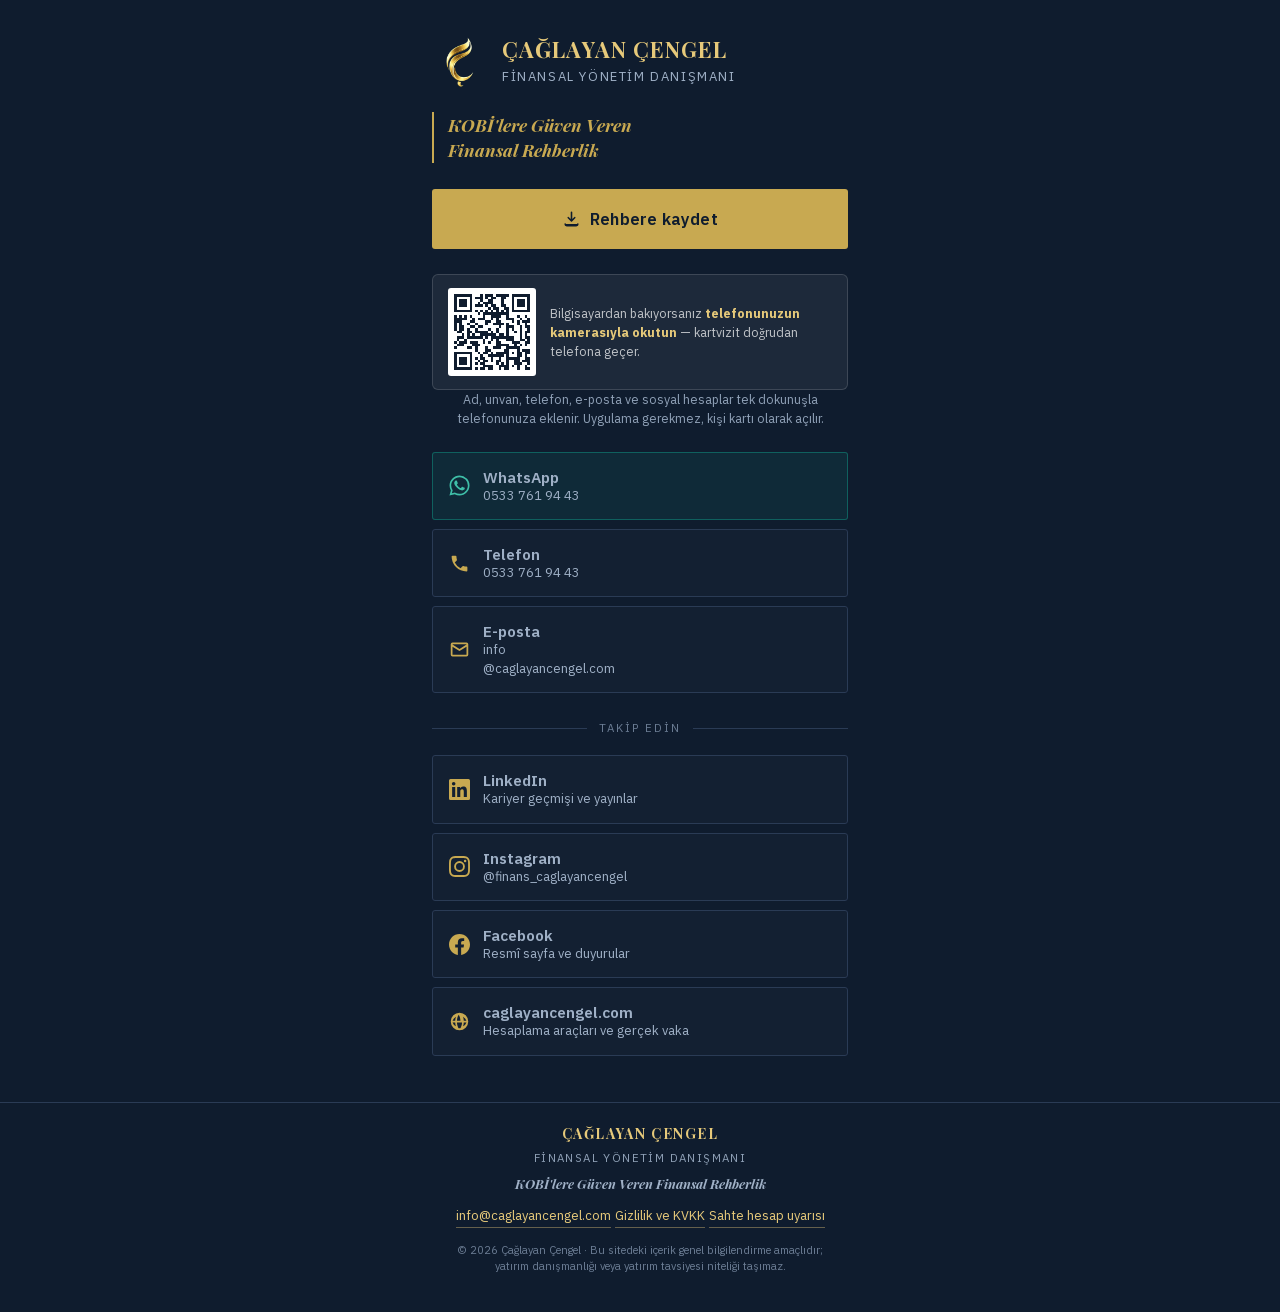
<file: kart.html>
<!doctype html>
<html lang="tr">
<head>
<meta charset="UTF-8">

<meta name="viewport" content="width=device-width,initial-scale=1">

<!-- Icerik Guvenligi Politikasi · 13.09.2026
     GitHub Pages HTTP basligi eklettirmiyor, bu yuzden meta ile konuyor.
     Site tamamen kendi kendine yeter: tek bir dis <script src> yok, butun JS
     ve CSS sayfanin icinde. Politika bunu MUHURLER — sayfaya bir sekilde
     yabanci kod sokulsa bile:
       default-src 'none'  : hicbir sey varsayilan olarak yuklenemez
       script-src 'self'   : disaridan betik CEKILEMEZ ('unsafe-inline' sayfanin
                             kendi gomulu betikleri icin zorunlu)
       connect-src         : veri yalnizca gorusme formunun ucuna ve ziyaret
                             sayacina gidebilir; baska bir adrese fetch/XHR
                             ATILAMAZ (sizinti freni)
       form-action         : form baska bir yere gonderilemez
       base-uri 'none'     : goreli adresler kacirilamaz
     Sayac kendi sunucumuzda duruyor (sayac.js), yani 'self' ile yukleniyor;
     sayimi sendBeacon ile goatcounter.com'a gonderdigi icin o adres
     connect-src'de acik tutuluyor — baska hicbir adres degil. -->
<meta http-equiv="Content-Security-Policy" content="default-src 'none'; base-uri 'none'; script-src 'self' 'unsafe-inline'; style-src 'self' 'unsafe-inline'; img-src 'self' data:; font-src 'self'; connect-src 'self' https://formspree.io https://caglayancengel.goatcounter.com; form-action 'self' https://formspree.io; manifest-src 'self'">

<!-- Paylas baglantisinda firmanin rakamlari adresin icinde tasiniyor. Referrer
     kapatilmazsa disari tiklandiginda o adres karsi siteye gider. -->
<meta name="referrer" content="no-referrer">
<title>Çağlayan Çengel — Dijital Kartvizit</title>
<meta name="description" content="Çağlayan Çengel · Finansal Yönetim Danışmanı. Numarayı rehbere kaydedin, WhatsApp'tan yazın, sosyal hesaplara ulaşın.">
<meta name="robots" content="noindex,follow">
<link rel="canonical" href="https://caglayancengel.com/kart.html">
<meta property="og:type" content="profile">
<meta property="og:locale" content="tr_TR">
<meta property="og:title" content="Çağlayan Çengel — Finansal Yönetim Danışmanı">
<meta property="og:description" content="Dijital kartvizit · numarayı rehbere kaydedin, WhatsApp'tan yazın.">
<meta property="og:image" content="https://caglayancengel.com/og.png">
<meta property="og:image:width" content="1200">
<meta property="og:image:height" content="630">
<meta property="og:image:alt" content="Çağlayan Çengel — Finansal Yönetim Danışmanı">
<meta property="og:url" content="https://caglayancengel.com/kart.html">
<meta name="twitter:card" content="summary_large_image">
<meta name="twitter:title" content="Çağlayan Çengel — Finansal Yönetim Danışmanı">
<meta name="twitter:description" content="Dijital kartvizit · numarayı rehbere kaydedin, WhatsApp'tan yazın.">
<meta name="twitter:image" content="https://caglayancengel.com/og.png">
<link rel="icon" href="logo.png">
<link rel="preload" href="fonts/IBMPlexSans-400n-2.woff2" as="font" type="font/woff2" crossorigin>
<link rel="preload" href="fonts/IBMPlexSans-400n-1.woff2" as="font" type="font/woff2" crossorigin>
<link rel="preload" href="fonts/PlayfairDisplay-700n-17.woff2" as="font" type="font/woff2" crossorigin>
<link rel="preload" href="fonts/PlayfairDisplay-700n-16.woff2" as="font" type="font/woff2" crossorigin>
<link rel="stylesheet" href="fonts.css">
<meta name="theme-color" content="#0F1C2E">
<style>
:root{--navy:#0F1C2E;--gold:#C8A951;--gold2:#E6C97A;--paper:#F4F1E8;--white:#fff;--body:#3A4756;--rule:#E2DDD0;--wa:#128C7E}
*{box-sizing:border-box}
html{-webkit-text-size-adjust:100%}
body{margin:0;background:var(--navy);color:var(--white);
  font-family:'IBM Plex Sans',-apple-system,BlinkMacSystemFont,'Segoe UI',Roboto,sans-serif;
  font-size:16.5px;line-height:1.6;display:flex;flex-direction:column;min-height:100vh;min-height:100dvh}
.kart{width:100%;max-width:460px;margin:0 auto;padding:34px 22px 20px;flex:1;display:flex;flex-direction:column}

.bas{display:flex;align-items:center;gap:14px;margin-bottom:22px}
.bas img{width:56px;height:56px;object-fit:contain;flex:0 0 auto}
.ad{font-family:'Playfair Display',Georgia,serif;font-weight:700;font-size:22px;color:var(--gold2);
  letter-spacing:1.1px;line-height:1.2;margin:0}
.unvan{font-size:13px;color:#9FB0C6;letter-spacing:1.6px;text-transform:uppercase;margin:5px 0 0}

.slogan{font-family:'Playfair Display',Georgia,serif;font-style:italic;font-size:17.5px;
  color:var(--gold);line-height:1.45;margin:0 0 26px;padding-left:14px;border-left:2px solid var(--gold)}

.kaydet{display:flex;align-items:center;justify-content:center;gap:9px;
  background:var(--gold);color:var(--navy);text-decoration:none;font-weight:600;font-size:16.5px;
  padding:17px 18px;border-radius:3px;margin-bottom:9px;letter-spacing:.2px}
.kaydet svg{flex:0 0 auto}
.kaydet-alt{font-size:12.5px;color:#8FA0B6;text-align:center;margin:0 0 24px;line-height:1.5}

.satirlar{display:flex;flex-direction:column;gap:9px;margin-bottom:26px}
.sat{display:flex;align-items:center;gap:13px;padding:14px 16px;border:1px solid #2A3B55;
  border-radius:3px;text-decoration:none;color:var(--white);background:rgba(255,255,255,.02)}
.sat svg{flex:0 0 auto;color:var(--gold)}
.sat b{font-weight:600;font-size:15.5px;display:block;line-height:1.3}
.sat span{font-size:13px;color:#9FB0C6;display:block;line-height:1.4}
.sat .eposta{white-space:nowrap;font-size:12.6px}
.sat.yesil{border-color:rgba(18,140,126,.55);background:rgba(18,140,126,.13)}
.sat.yesil svg{color:#3FBFA8}

.ayrac{display:flex;align-items:center;gap:12px;margin:0 0 18px;color:#6B7C93;font-size:11.5px;
  letter-spacing:2px;text-transform:uppercase}
.ayrac::before,.ayrac::after{content:"";flex:1;height:1px;background:#2A3B55}

.ft{border-top:1px solid #2A3B55;padding:20px 22px 26px;text-align:center}
.ft-ad{font-family:'Playfair Display',Georgia,serif;font-weight:700;color:var(--gold2);
  font-size:14px;letter-spacing:1.6px;display:block}
.ft-rl{font-size:11.5px;color:#8FA0B6;letter-spacing:1.4px;text-transform:uppercase;display:block;margin-top:4px}
.ft-sl{font-family:'Playfair Display',Georgia,serif;font-style:italic;font-size:13px;
  color:#9FB0C6;display:block;margin-top:7px}
.ft-ml{display:inline-block;margin-top:11px;font-size:13px;color:var(--gold2);text-decoration:none;
  border-bottom:1px solid rgba(230,201,122,.4)}
.ft-lg{font-size:11px;color:#6B7C93;margin-top:14px;line-height:1.5}

/* acilis */
.an{opacity:0;transform:translateY(14px);animation:ac .6s cubic-bezier(.22,.61,.36,1) forwards}
@keyframes ac{to{opacity:1;transform:none}}
.g1{animation-delay:.04s}.g2{animation-delay:.12s}.g3{animation-delay:.2s}
.g4{animation-delay:.28s}.g5{animation-delay:.36s}.g6{animation-delay:.44s}
@media(prefers-reduced-motion:reduce){.an{animation:none;opacity:1;transform:none}}
/* Karekod — masaüstünden bakan için (02.09.2026). Telefonda "Rehbere kaydet"
   tek dokunuşla çalışır; masaüstünde vCard indirmek işe yaramaz, karekod
   kartviziti doğrudan telefona taşır. Dar ekranda gizlenir: kişi kendi
   ekranındaki kodu kendi telefonuna okutamaz. */
.kart-qr{display:flex;align-items:center;gap:14px;margin:16px 0 0;
  padding:13px 15px;background:rgba(255,255,255,.06);
  border:1px solid rgba(255,255,255,.14);border-radius:6px}
.kart-qr-kod{width:88px;height:88px;flex:0 0 88px;padding:6px;background:#fff;border-radius:3px}
.kart-qr-kod svg{width:100%;height:100%;display:block}
.kart-qr p{margin:0;font-size:12.5px;line-height:1.5;color:rgba(255,255,255,.72);text-align:left}
.kart-qr p b{color:#E6C97A}
@media(max-width:600px){.kart-qr{display:none}}

/* Basa don oku — kart lacivert zeminde, altin aksan (.kaydet ile ayni dil). */
.basa{
  position:fixed;right:22px;bottom:22px;z-index:60;width:46px;height:46px;
  display:flex;align-items:center;justify-content:center;
  background:var(--gold);color:var(--navy);border:0;border-radius:3px;cursor:pointer;
  opacity:0;visibility:hidden;transform:translateY(8px);transition:.22s;
  box-shadow:0 2px 10px rgba(0,0,0,.35)
}
.basa.gor{opacity:1;visibility:visible;transform:none}
.basa:hover{background:var(--gold2)}
.basa svg{width:17px;height:17px}
@media(max-width:820px){.basa{bottom:16px;right:16px;width:42px;height:42px}}
</style>
  <link rel="apple-touch-icon" href="/logo.png">
</head>
<body>

<main class="kart">

  <div class="bas an g1">
    <img src="logo.png" alt="">
    <div>
      <p class="ad">ÇAĞLAYAN ÇENGEL</p>
      <p class="unvan">Finansal Yönetim Danışmanı</p>
    </div>
  </div>

  <p class="slogan an g2">KOBİ'lere Güven Veren<br>Finansal Rehberlik</p>

  <a class="kaydet an g3" href="caglayan-cengel.vcf" type="text/vcard">
    <svg viewBox="0 0 24 24" width="19" height="19" fill="currentColor" aria-hidden="true"><path d="M12 3a1 1 0 0 1 1 1v8.59l2.3-2.3a1 1 0 1 1 1.4 1.42l-4 4a1 1 0 0 1-1.4 0l-4-4a1 1 0 1 1 1.4-1.42l2.3 2.3V4a1 1 0 0 1 1-1M4 18a1 1 0 0 1 1 1h14a1 1 0 1 1 2 0 3 3 0 0 1-3 3H6a3 3 0 0 1-3-3 1 1 0 0 1 1-1"/></svg>
    Rehbere kaydet
  </a>
  <div class="kart-qr an g3"><div class="kart-qr-kod"><svg xmlns="http://www.w3.org/2000/svg" viewBox="0 0 29 29" shape-rendering="crispEdges" role="img" aria-label="Karekod: dijital kartvizit"><rect width="29" height="29" fill="#fff"/><path d="M0 0h7v1h-7zM10 0h1v1h-1zM12 0h3v1h-3zM16 0h5v1h-5zM22 0h7v1h-7zM0 1h1v1h-1zM6 1h1v1h-1zM8 1h3v1h-3zM12 1h1v1h-1zM14 1h2v1h-2zM18 1h2v1h-2zM22 1h1v1h-1zM28 1h1v1h-1zM0 2h1v1h-1zM2 2h3v1h-3zM6 2h1v1h-1zM10 2h1v1h-1zM13 2h2v1h-2zM18 2h1v1h-1zM22 2h1v1h-1zM24 2h3v1h-3zM28 2h1v1h-1zM0 3h1v1h-1zM2 3h3v1h-3zM6 3h1v1h-1zM9 3h1v1h-1zM11 3h4v1h-4zM18 3h1v1h-1zM22 3h1v1h-1zM24 3h3v1h-3zM28 3h1v1h-1zM0 4h1v1h-1zM2 4h3v1h-3zM6 4h1v1h-1zM8 4h3v1h-3zM12 4h1v1h-1zM14 4h2v1h-2zM18 4h2v1h-2zM22 4h1v1h-1zM24 4h3v1h-3zM28 4h1v1h-1zM0 5h1v1h-1zM6 5h1v1h-1zM13 5h1v1h-1zM15 5h2v1h-2zM19 5h2v1h-2zM22 5h1v1h-1zM28 5h1v1h-1zM0 6h7v1h-7zM8 6h1v1h-1zM10 6h1v1h-1zM12 6h1v1h-1zM14 6h1v1h-1zM16 6h1v1h-1zM18 6h1v1h-1zM20 6h1v1h-1zM22 6h7v1h-7zM9 7h1v1h-1zM11 7h10v1h-10zM0 8h1v1h-1zM2 8h1v1h-1zM4 8h1v1h-1zM6 8h1v1h-1zM11 8h1v1h-1zM14 8h4v1h-4zM20 8h1v1h-1zM24 8h1v1h-1zM27 8h1v1h-1zM0 9h5v1h-5zM7 9h1v1h-1zM9 9h3v1h-3zM14 9h1v1h-1zM16 9h1v1h-1zM20 9h3v1h-3zM25 9h1v1h-1zM28 9h1v1h-1zM0 10h3v1h-3zM6 10h2v1h-2zM12 10h2v1h-2zM16 10h2v1h-2zM22 10h1v1h-1zM24 10h1v1h-1zM26 10h3v1h-3zM0 11h1v1h-1zM2 11h1v1h-1zM5 11h1v1h-1zM8 11h1v1h-1zM12 11h1v1h-1zM15 11h4v1h-4zM20 11h1v1h-1zM24 11h1v1h-1zM27 11h1v1h-1zM0 12h1v1h-1zM2 12h2v1h-2zM6 12h2v1h-2zM9 12h2v1h-2zM17 12h1v1h-1zM20 12h3v1h-3zM25 12h1v1h-1zM27 12h2v1h-2zM0 13h1v1h-1zM2 13h2v1h-2zM5 13h1v1h-1zM8 13h1v1h-1zM13 13h1v1h-1zM16 13h1v1h-1zM20 13h1v1h-1zM22 13h1v1h-1zM25 13h1v1h-1zM28 13h1v1h-1zM1 14h2v1h-2zM5 14h2v1h-2zM8 14h5v1h-5zM14 14h1v1h-1zM16 14h1v1h-1zM20 14h1v1h-1zM23 14h1v1h-1zM25 14h1v1h-1zM27 14h2v1h-2zM3 15h1v1h-1zM5 15h1v1h-1zM7 15h1v1h-1zM10 15h6v1h-6zM17 15h2v1h-2zM20 15h1v1h-1zM25 15h1v1h-1zM27 15h1v1h-1zM1 16h3v1h-3zM5 16h6v1h-6zM12 16h1v1h-1zM14 16h9v1h-9zM25 16h1v1h-1zM27 16h2v1h-2zM1 17h1v1h-1zM4 17h1v1h-1zM11 17h1v1h-1zM14 17h1v1h-1zM16 17h1v1h-1zM20 17h3v1h-3zM25 17h2v1h-2zM28 17h1v1h-1zM0 18h1v1h-1zM2 18h3v1h-3zM6 18h3v1h-3zM11 18h1v1h-1zM13 18h1v1h-1zM16 18h2v1h-2zM22 18h3v1h-3zM27 18h2v1h-2zM1 19h3v1h-3zM7 19h3v1h-3zM16 19h5v1h-5zM23 19h1v1h-1zM25 19h1v1h-1zM27 19h1v1h-1zM0 20h1v1h-1zM5 20h2v1h-2zM8 20h1v1h-1zM12 20h1v1h-1zM15 20h3v1h-3zM20 20h5v1h-5zM8 21h1v1h-1zM12 21h2v1h-2zM19 21h2v1h-2zM24 21h1v1h-1zM26 21h3v1h-3zM0 22h7v1h-7zM9 22h1v1h-1zM11 22h2v1h-2zM14 22h1v1h-1zM16 22h5v1h-5zM22 22h1v1h-1zM24 22h2v1h-2zM27 22h2v1h-2zM0 23h1v1h-1zM6 23h1v1h-1zM10 23h1v1h-1zM13 23h6v1h-6zM20 23h1v1h-1zM24 23h2v1h-2zM27 23h1v1h-1zM0 24h1v1h-1zM2 24h3v1h-3zM6 24h1v1h-1zM8 24h1v1h-1zM10 24h2v1h-2zM14 24h1v1h-1zM17 24h1v1h-1zM20 24h5v1h-5zM27 24h2v1h-2zM0 25h1v1h-1zM2 25h3v1h-3zM6 25h1v1h-1zM9 25h1v1h-1zM11 25h2v1h-2zM14 25h1v1h-1zM16 25h2v1h-2zM20 25h1v1h-1zM23 25h2v1h-2zM26 25h3v1h-3zM0 26h1v1h-1zM2 26h3v1h-3zM6 26h1v1h-1zM8 26h1v1h-1zM10 26h2v1h-2zM16 26h1v1h-1zM18 26h1v1h-1zM20 26h1v1h-1zM23 26h3v1h-3zM28 26h1v1h-1zM0 27h1v1h-1zM6 27h1v1h-1zM11 27h4v1h-4zM17 27h4v1h-4zM22 27h1v1h-1zM24 27h1v1h-1zM27 27h1v1h-1zM0 28h7v1h-7zM8 28h1v1h-1zM10 28h2v1h-2zM13 28h2v1h-2zM17 28h1v1h-1zM19 28h2v1h-2zM24 28h1v1h-1zM27 28h2v1h-2z" fill="#0F1C2E"/></svg></div><p>Bilgisayardan bakıyorsanız <b>telefonunuzun kamerasıyla okutun</b> — kartvizit doğrudan telefona geçer.</p></div>
  <p class="kaydet-alt an g3">Ad, unvan, telefon, e-posta ve sosyal hesaplar tek dokunuşla telefonunuza eklenir. Uygulama gerekmez, kişi kartı olarak açılır.</p>

  <div class="satirlar an g4">
    <a class="sat yesil" href="https://wa.me/905337619443" target="_blank" rel="noopener">
      <svg viewBox="0 0 24 24" width="21" height="21" fill="currentColor" aria-hidden="true"><path d="M17.47 14.38c-.3-.15-1.76-.87-2.03-.97-.27-.1-.47-.15-.67.15-.2.3-.77.97-.94 1.17-.17.2-.35.22-.65.07-.3-.15-1.26-.46-2.4-1.48-.89-.79-1.49-1.77-1.66-2.07-.17-.3-.02-.46.13-.61.13-.13.3-.35.45-.52.15-.17.2-.3.3-.5.1-.2.05-.37-.02-.52-.07-.15-.67-1.62-.92-2.22-.24-.58-.49-.5-.67-.51h-.57c-.2 0-.52.07-.79.37-.27.3-1.04 1.02-1.04 2.48s1.06 2.88 1.21 3.08c.15.2 2.1 3.2 5.08 4.49.71.31 1.26.49 1.69.63.71.22 1.36.19 1.87.12.57-.09 1.76-.72 2-1.41.25-.7.25-1.29.17-1.41-.07-.13-.27-.2-.57-.35M12.04 21.5h-.01a9.5 9.5 0 0 1-4.83-1.32l-.35-.21-3.59.94.96-3.5-.23-.36a9.46 9.46 0 0 1-1.45-5.06c0-5.23 4.27-9.49 9.51-9.49 2.54 0 4.92.99 6.71 2.78a9.42 9.42 0 0 1 2.78 6.72c0 5.23-4.27 9.5-9.5 9.5m8.08-17.58A11.42 11.42 0 0 0 12.04.5C5.75.5.63 5.61.63 11.9c0 2.01.53 3.98 1.53 5.71L.5 23.5l6.05-1.59a11.4 11.4 0 0 0 5.49 1.4h.01c6.28 0 11.4-5.11 11.4-11.4 0-3.05-1.19-5.91-3.34-8.07"/></svg>
      <span style="flex:1"><b>WhatsApp</b><span>0533 761 94 43</span></span>
    </a>

    <a class="sat" href="tel:+905337619443">
      <svg viewBox="0 0 24 24" width="21" height="21" fill="currentColor" aria-hidden="true"><path d="M6.6 10.8a15.1 15.1 0 0 0 6.6 6.6l2.2-2.2a1 1 0 0 1 1-.24 11.4 11.4 0 0 0 3.6.58 1 1 0 0 1 1 1V20a1 1 0 0 1-1 1A17 17 0 0 1 3 4a1 1 0 0 1 1-1h3.5a1 1 0 0 1 1 1 11.4 11.4 0 0 0 .57 3.6 1 1 0 0 1-.25 1z"/></svg>
      <span style="flex:1"><b>Telefon</b><span>0533 761 94 43</span></span>
    </a>

    <a class="sat" href="mailto:info&#64;caglayancengel&#46;com">
      <svg viewBox="0 0 24 24" width="21" height="21" fill="currentColor" aria-hidden="true"><path d="M4 4h16a2 2 0 0 1 2 2v12a2 2 0 0 1-2 2H4a2 2 0 0 1-2-2V6a2 2 0 0 1 2-2m0 2v.4l8 5 8-5V6H4m16 12V8.75l-7.47 4.67a1 1 0 0 1-1.06 0L4 8.75V18h16"/></svg>
      <span style="flex:1"><b>E-posta</b><span class="eposta"><span>info</span><span style="display:none">nospam</span><span>&#64;caglayancengel&#46;com</span></span></span>
    </a>
  </div>

  <div class="ayrac an g5">Takip edin</div>

  <div class="satirlar an g5">
    <a class="sat" href="https://www.linkedin.com/in/caglayancengel/" target="_blank" rel="noopener me">
      <svg viewBox="0 0 24 24" width="21" height="21" fill="currentColor" aria-hidden="true"><path d="M20.45 20.45h-3.56v-5.57c0-1.33-.03-3.04-1.85-3.04-1.85 0-2.14 1.45-2.14 2.94v5.67H9.35V9h3.41v1.56h.05a3.74 3.74 0 0 1 3.37-1.85c3.6 0 4.27 2.37 4.27 5.46zM5.34 7.43a2.07 2.07 0 1 1 2.06-2.07 2.07 2.07 0 0 1-2.06 2.07M7.12 20.45H3.56V9h3.56zM22.22 0H1.77A1.75 1.75 0 0 0 0 1.73v20.54A1.75 1.75 0 0 0 1.77 24h20.45A1.76 1.76 0 0 0 24 22.27V1.73A1.76 1.76 0 0 0 22.22 0"/></svg>
      <span style="flex:1"><b>LinkedIn</b><span>Kariyer geçmişi ve yayınlar</span></span>
    </a>

    <a class="sat" href="https://www.instagram.com/finans_caglayancengel/" target="_blank" rel="noopener me">
      <svg viewBox="0 0 24 24" width="21" height="21" fill="currentColor" aria-hidden="true"><path d="M12 2.16c3.2 0 3.58.01 4.85.07 1.17.05 1.8.25 2.23.41.56.22.96.48 1.38.9.42.42.68.82.9 1.38.16.42.36 1.06.41 2.23.06 1.27.07 1.65.07 4.85s-.01 3.58-.07 4.85c-.05 1.17-.25 1.8-.41 2.23-.22.56-.48.96-.9 1.38-.42.42-.82.68-1.38.9-.42.16-1.06.36-2.23.41-1.27.06-1.65.07-4.85.07s-3.58-.01-4.85-.07c-1.17-.05-1.8-.25-2.23-.41-.56-.22-.96-.48-1.38-.9-.42-.42-.68-.82-.9-1.38-.16-.42-.36-1.06-.41-2.23C2.17 15.58 2.16 15.2 2.16 12s.01-3.58.07-4.85c.05-1.17.25-1.8.41-2.23.22-.56.48-.96.9-1.38.42-.42.82-.68 1.38-.9.42-.16 1.06-.36 2.23-.41C8.42 2.17 8.8 2.16 12 2.16M12 0C8.74 0 8.33.01 7.05.07 5.78.13 4.9.33 4.14.63c-.79.3-1.46.72-2.12 1.38C1.36 2.67.94 3.34.63 4.14.33 4.9.13 5.78.07 7.05.01 8.33 0 8.74 0 12s.01 3.67.07 4.95c.06 1.27.26 2.15.56 2.91.3.79.72 1.46 1.38 2.12.66.66 1.33 1.08 2.12 1.38.76.3 1.64.5 2.91.56C8.33 23.99 8.74 24 12 24s3.67-.01 4.95-.07c1.27-.06 2.15-.26 2.91-.56.79-.3 1.46-.72 2.12-1.38.66-.66 1.08-1.33 1.38-2.12.3-.76.5-1.64.56-2.91.06-1.28.07-1.69.07-4.95s-.01-3.67-.07-4.95c-.06-1.27-.26-2.15-.56-2.91-.3-.79-.72-1.46-1.38-2.12C21.33 1.36 20.66.94 19.86.63c-.76-.3-1.64-.5-2.91-.56C15.67.01 15.26 0 12 0m0 5.84A6.16 6.16 0 1 0 18.16 12 6.16 6.16 0 0 0 12 5.84M12 16a4 4 0 1 1 4-4 4 4 0 0 1-4 4m7.85-10.4a1.44 1.44 0 1 1-1.44-1.44 1.44 1.44 0 0 1 1.44 1.44"/></svg>
      <span style="flex:1"><b>Instagram</b><span>@finans_caglayancengel</span></span>
    </a>

    <a class="sat" href="https://www.facebook.com/profile.php?id=61594357139775" target="_blank" rel="noopener me">
      <svg viewBox="0 0 24 24" width="21" height="21" fill="currentColor" aria-hidden="true"><path d="M24 12.07C24 5.4 18.63 0 12 0S0 5.4 0 12.07C0 18.1 4.39 23.1 10.13 24v-8.44H7.08v-3.49h3.05V9.41c0-3.02 1.79-4.69 4.53-4.69 1.31 0 2.68.24 2.68.24v2.97h-1.51c-1.49 0-1.96.93-1.96 1.89v2.25h3.33l-.53 3.49h-2.8V24C19.61 23.1 24 18.1 24 12.07"/></svg>
      <span style="flex:1"><b>Facebook</b><span>Resmî sayfa ve duyurular</span></span>
    </a>

    <a class="sat" href="https://caglayancengel.com/">
      <svg viewBox="0 0 24 24" width="21" height="21" fill="currentColor" aria-hidden="true"><path d="M12 2a10 10 0 1 0 0 20 10 10 0 0 0 0-20M4.06 13h3.02c.1 1.72.44 3.3.94 4.55A8.03 8.03 0 0 1 4.06 13m3.02-2H4.06a8.03 8.03 0 0 1 3.96-4.55c-.5 1.25-.84 2.83-.94 4.55m3.92 8.72C10.36 18.5 9.2 16 9.08 13h5.84c-.12 3-1.28 5.5-2 6.72M9.08 11c.12-3 1.28-5.5 2-6.72.72 1.22 1.88 3.72 2 6.72zm7.84 0c-.1-1.72-.44-3.3-.94-4.55A8.03 8.03 0 0 1 19.94 11zm0 2h3.02a8.03 8.03 0 0 1-3.96 4.55c.5-1.25.84-2.83.94-4.55"/></svg>
      <span style="flex:1"><b>caglayancengel.com</b><span>Hesaplama araçları ve gerçek vaka</span></span>
    </a>
  </div>

</main>

<footer class="ft an g6">
  <span class="ft-ad">ÇAĞLAYAN ÇENGEL</span>
  <span class="ft-rl">Finansal Yönetim Danışmanı</span>
  <span class="ft-sl">KOBİ'lere Güven Veren Finansal Rehberlik</span>
  <a class="ft-ml" href="mailto:info&#64;caglayancengel&#46;com"><span>info</span><span style="display:none">nospam</span><span>&#64;caglayancengel&#46;com</span></a>
  <a class="ft-ml" href="gizlilik.html">Gizlilik ve KVKK</a>
  <a class="ft-ml" href="gizlilik.html#hesaplar">Sahte hesap uyarısı</a>
  <p class="ft-lg">© 2026 Çağlayan Çengel · Bu sitedeki içerik genel bilgilendirme amaçlıdır;<br>yatırım danışmanlığı veya yatırım tavsiyesi niteliği taşımaz.</p>
</footer>

<script data-goatcounter="https://caglayancengel.goatcounter.com/count"
        async src="sayac.js"></script>
<script>
/* ===== ZIYARET SAYACI · olay katmani · 30.08.2026 =====
   Cerezsiz sayaca yalnizca "ne yapildi" bilgisi gider; girilen rakamlar GITMEZ.
   Sayac bagli degilse bu kod hicbir sey yapmaz — istek de gitmez. */
(function(){
  function olay(yol, baslik){
    try{
      if(window.goatcounter && typeof window.goatcounter.count==='function'){
        window.goatcounter.count({path:yol, title:baslik||yol, event:true});
      }
    }catch(e){}
  }
  window.__olay = olay;
  var sayildi = {};
  function birKez(anahtar, yol, baslik){
    if(sayildi[anahtar]) return;
    sayildi[anahtar]=1; olay(yol, baslik);
  }

  /* --- hesaplama araclari: hangi arac kullanildi (rakamlar gonderilmez) --- */
  document.addEventListener('input', function(e){
    var g=e.target;
    if(!g || g.type!=='number') return;
    var bolum=g.closest('section[id]');
    var id = bolum ? bolum.id : 'bilinmeyen';
    var ad = bolum ? (bolum.querySelector('h3,h2')||{}).textContent : '';
    birKez('arac-'+id, 'arac/'+id, ('Araç kullanıldı: '+(ad||id)).trim().slice(0,90));
  }, true);

  /* --- olcut listesi: baslandi / tamamlandi --- */
  var kutular=document.querySelectorAll('.olc input');
  if(kutular.length){
    kutular.forEach(function(k){
      k.addEventListener('change', function(){
        birKez('olcut-basladi','olcut/baslandi','Ölçüt listesi işaretlendi');
        var n=[...kutular].filter(x=>x.checked).length;
        if(n===kutular.length) birKez('olcut-tam','olcut/tamami-isaretli','Ölçüt: tamamı işaretli');
      });
    });
  }

  /* --- iletisim eylemleri --- */
  document.addEventListener('click', function(e){
    var a=e.target.closest && e.target.closest('a');
    if(!a) return;
    var h=a.getAttribute('href')||'';
    if(h.indexOf('wa.me/')>-1){
      var ar=a.getAttribute('data-arac');
      if(ar) olay('iletisim/whatsapp-'+ar,'WhatsApp — '+ar+' aracından');
      else   olay('iletisim/whatsapp','WhatsApp tıklandı');
    }
    else if(h.indexOf('tel:')===0)        olay('iletisim/telefon','Telefon tıklandı');
    else if(h.indexOf('mailto:')===0)     olay('iletisim/eposta','E-posta tıklandı');
    else if(h.indexOf('.vcf')>-1)         olay('kartvizit/rehbere-eklendi','Rehbere kaydet');
    else if(h.indexOf('kart.html')>-1)    olay('kartvizit/sayfa','Dijital kartvizit');
    else if(h.indexOf('instagram.com')>-1)olay('sosyal/instagram','Instagram');
    else if(h.indexOf('linkedin.com')>-1) olay('sosyal/linkedin','LinkedIn');
  }, true);
})();
</script>
<script>
/* Site artik cihaza kurulmuyor (karar 02.09.2026): hicbir kopya
   inmez. Once kurulmus olan service worker'i ve onbellegini temizler.
   Yayildiktan sonra bu blok ve /sw.js kaldirilabilir. */
if ('serviceWorker' in navigator) {
  navigator.serviceWorker.getRegistrations()
    .then(k => k.forEach(r => r.unregister()))
    .catch(() => {});
  if (window.caches) caches.keys().then(a => a.forEach(x => caches.delete(x))).catch(() => {});
}
</script>

<script>
/* ===== HEDEFE ANINDA VARIS · v4 · 11.09.2026 =====
   Menuden bir bolume atlandiginda o bolumun bloklari animasyon sirasini
   BEKLEMEZ (olcum: atlama 3,0 sn kaydirma + 0,8 sn animasyon suruyordu).
   Kaydirmayi ise JS DEGIL TARAYICI yapar — gerekcesi payla() basinda. */
(function(){
  function gor(sec){
    var s; try { s = document.querySelector(sec); } catch(e) { return null; }
    if (!s) return null;
    var kap = s.closest ? (s.closest('section') || s) : s;
    kap.querySelectorAll('.rv:not(.gor),.rv-ic:not(.gor),.rule:not(.gor)')
       .forEach(function(el){ el.classList.add('gor'); });
    if (kap.classList) kap.classList.add('gor');
    return kap;
  }
  function ac(){
    var h = location.hash;
    if (!h || h.length < 2) return;
    gor(h);
  }
  /* Yerlesim olcusu — getBoundingClientRect DONUSUMU sayar, acilmamis bloklar
     translateY(34px) tasir ve olcum animasyon suresince kayar (olculdu
     11.09.2026: 13 aractan 2'si sasti). offsetTop zinciri donusumu saymaz. */
  function yer(el){ var t = 0; while (el) { t += el.offsetTop; el = el.offsetParent; } return t; }

  /* ===== ARACA IN · v4 · 11.09.2026 =====
     Olculdu (1440x900): bolum basindan arac kutusuna 566 px var. Cipa bolumun
     BASINI gosterdigi icin ziyaretci bir araca geldiginde hesap makinesini
     degil uc paragraf metni goruyordu — 13 aracin 13'unde girdi ile sonuc ayni
     anda gorunmuyordu.
     v1-v3 bunu JS ile kaydirarak duzeltmeye calisti ve tarayicinin KENDI cipa
     atlamasiyla yaristi: 0 ms dogru, 150 ms yanlis, 900 ms tekrar dogru —
     ziyaretci sayfanin zipladigini goruyordu.
     v4 yarismaz. Her bolume scroll-margin-top yazilir; arac tasiyan bolumde bu
     deger NEGATIF olur (ornek: -312 px) ve atlamayi tarayici yapar. Menu, baska
     sayfa, adres cubugu, geri tusu — hepsi ayni mekanizma, hepsi ayni yer. */
  /* Ziyaretci kendi kaydirdiysa hizalama DURUR. Bayrak her atlamada sifirlanir:
     bes dakika once tekerlek cevirmis olmasi, simdiki atlamayi bozmamali. */
  var oynadi = false;
  ['wheel','touchstart','keydown'].forEach(function(o){
    addEventListener(o, function(){ oynadi = true; }, { passive: true });
  });
  /* Bir girdiye girdiyse ziyaretci artik hesapla mesgul — sayfayi oynatma. */
  addEventListener('focusin', function(e){
    var t = e.target;
    if (t && /^(INPUT|SELECT|TEXTAREA)$/.test(t.tagName)) oynadi = true;
  }, { passive: true });

  /* Atlamadan sonra sayfa kayar: gecilen araclar acilir, sonuc alanlari dolar
     ve hedefin ustundeki icerik buyur. Sabit gecikme listesi bunu kovalayamaz
     (olculdu 11.09.2026: 1100 ms'lik son hizalamadan sonra da 3 arac kaydi).
     Bu yuzden sure degil YERLESIM izlenir. */
  var izleyici = null, bitis = 0;
  /* YARISAN ZAMANLAYICILAR — olculdu 12.09.2026 (yerel, ust menude hizli
     ardisik tiklama): scrollY 2809 -> 4393 -> 2809 -> 4393, yani sayfa iki
     kez eski hedefe geri atti. Yeni hizala() eskinin birakılmis
     cagrilarini iptal etmiyordu; `oynadi=false` ve ileri alinan `bitis`
     yuzunden eski closure'in kosulu da gecerli kaliyordu. (faz53'un
     hesaplamalar.html'de kapattigi delik, burada aciktı.) */
  var zamanlar = [];
  function hizala(parca){
    for (var z = 0; z < zamanlar.length; z++) clearTimeout(zamanlar[z]);
    zamanlar = [];
    oynadi = false;
    bitis = Date.now() + 2500;
    function bir(){
      if (oynadi) return;
      payla();
      var s; try { s = document.querySelector(parca); } catch (e) { return; }
      if (s) s.scrollIntoView();       /* scroll-margin'i tarayici uygular */
    }
    bir();
    if (window.ResizeObserver) {
      if (izleyici) izleyici.disconnect();
      izleyici = new ResizeObserver(function(){
        if (oynadi || Date.now() > bitis) {
          if (izleyici) { izleyici.disconnect(); izleyici = null; }
          return;
        }
        bir();
      });
      izleyici.observe(document.body);
    }
    [90, 250, 600, 1200, 2000].forEach(function(ms){
      zamanlar.push(setTimeout(function(){
        if (!oynadi && Date.now() <= bitis) bir();
      }, ms));
    });
  }

  function payla(){
    var ust = document.querySelector('.top');
    var bar = document.querySelector('.aracbar');
    var yap = (ust ? ust.offsetHeight : 0) + (bar ? bar.offsetHeight : 0);
    var hep = document.querySelectorAll('section[id],header[id],div[id]');
    for (var i = 0; i < hep.length; i++) {
      var s  = hep[i];
      var ic = s.querySelector ? s.querySelector('.arac-ic') : null;
      if (!ic) {
        /* Bolumun kendi ust dolgusu ekranin basinda bos band olarak duruyordu
           (olculdu 11.09.2026: 80-110 px). 18 px'i disinda hedefe katilmaz. */
        var dolgu = parseFloat(getComputedStyle(s).paddingTop) || 0;
        s.style.scrollMarginTop = Math.round(yap + 14 - Math.max(0, dolgu - 18)) + 'px';
        continue;
      }
      var off = yer(ic) - yer(s);
      /* Ustte birakilacak pay: kutu siginca baslik da gorunsun, sigmayinca
         payi kis ve hesabin kendisine yer ac. */
      var pay = Math.max(0, Math.min(120,
                Math.round(window.innerHeight - yap - ic.offsetHeight - 8)));
      s.style.scrollMarginTop = Math.round(yap + pay - off) + 'px';
    }
  }

  /* Yazi tipleri ve sonuc alani yerine oturunca kutu boyu degisir; cipa hedefi
     yeniden olculur ve tarayicinin kendi hizalamasiyla (scrollIntoView, ayni
     scroll-margin'i kullanir) bir kez tazelenir. */
  function tazele(){
    payla();
    if (oynadi) return;
    var h = location.hash;
    if (h && h.length > 1) hizala(h);
  }

  window.addEventListener('hashchange', function(){
    payla(); ac();
    if (location.hash.length > 1) hizala(location.hash);
  });
  /* Tiklamadan HEMEN once yeniden olc — yakalama evresi, tarayicinin
     atlamasindan oncedir. Boylece atlama daima guncel olcuyle yapilir. */
  document.addEventListener('click', function(e){
    var a = e.target && e.target.closest && e.target.closest('a[href*="#"]');
    if (!a) return;
    var ham = a.getAttribute('href') || '';
    var parca = ham.slice(ham.indexOf('#'));
    /* ONCE ac, SONRA olc: kapali bolumun yerlesimi animasyon bitene kadar
       oynuyor; olcum bitmis yerlesim uzerinde yapilmali. */
    if (parca.length > 1) { try { if (document.querySelector(parca)) gor(parca); } catch (hata) {} }
    payla();
    if (parca.length > 1) hizala(parca);
  }, true);
  addEventListener('resize', payla, { passive: true });

  if (document.readyState === 'loading')
    document.addEventListener('DOMContentLoaded', function(){ payla(); ac(); });
  else { payla(); ac(); }
  addEventListener('load', tazele);
  if (document.fonts && document.fonts.ready) document.fonts.ready.then(tazele);
})();
</script>
<button class="basa" id="basaDon" aria-label="Sayfa başına dön" title="Başa dön">
  <svg viewBox="0 0 24 24" fill="none" stroke="currentColor" stroke-width="2.2" stroke-linecap="round" stroke-linejoin="round"><path d="M12 19V5M5 12l7-7 7 7"/></svg>
</button>
<script>
/* Basa don oku. Uzun sayfalarda esik sabit 520px; bu sayfa kisa oldugu icin esik
   kaydirilabilir yuksekligin %35'i, 120px'den az kayan sayfada hic gorunmez.
   Olculdu 13.09.2026 (canli): kart.html 280px masaustu / 340px mobil, 404.html 48px. */
(function(){
  var b=document.getElementById('basaDon'); if(!b) return;
  function esik(){
    var k=document.documentElement.scrollHeight-window.innerHeight;
    return k<120 ? Infinity : Math.min(520, k*0.35);
  }
  function g(){ b.classList.toggle('gor', window.scrollY>esik()); }
  window.addEventListener('scroll',g,{passive:true});
  window.addEventListener('resize',g,{passive:true});
  g();
  b.addEventListener('click',function(){ window.scrollTo({top:0,behavior:'smooth'}); });
})();
</script>
</body>
</html>
</file>
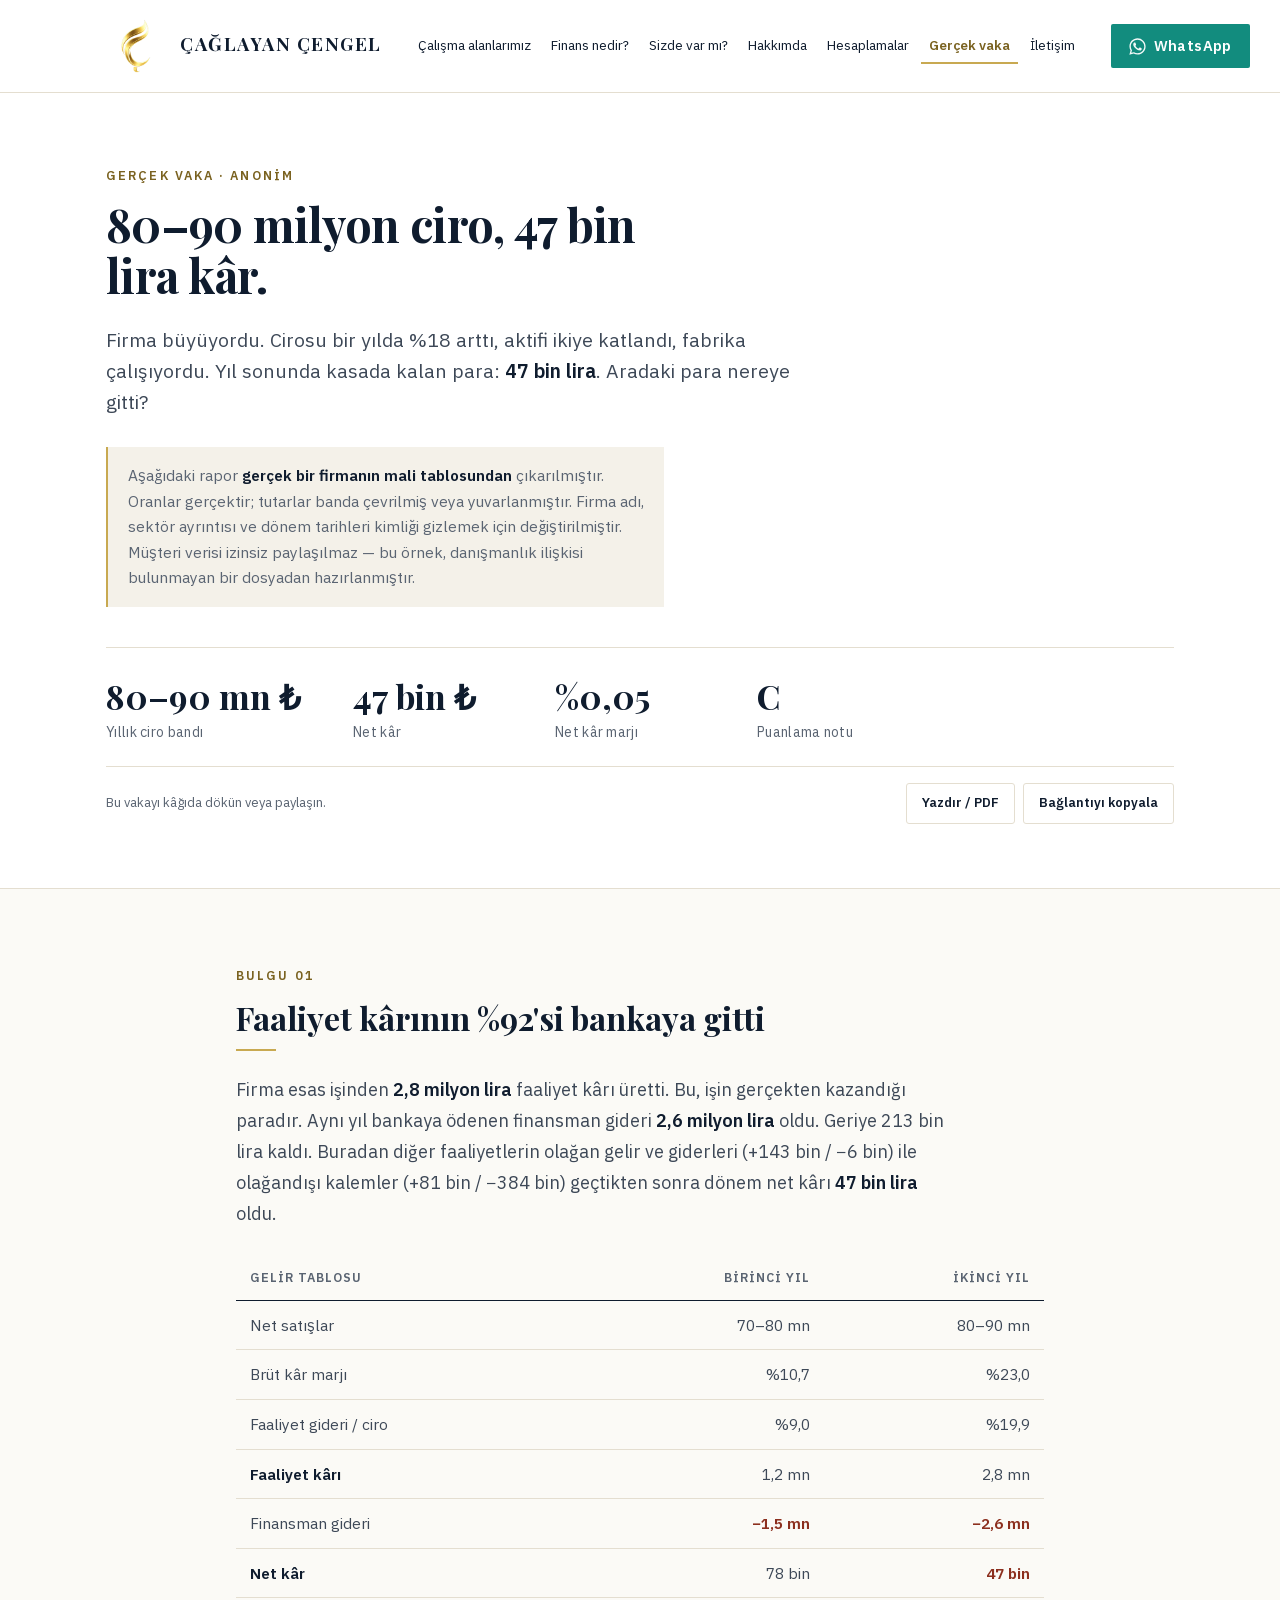
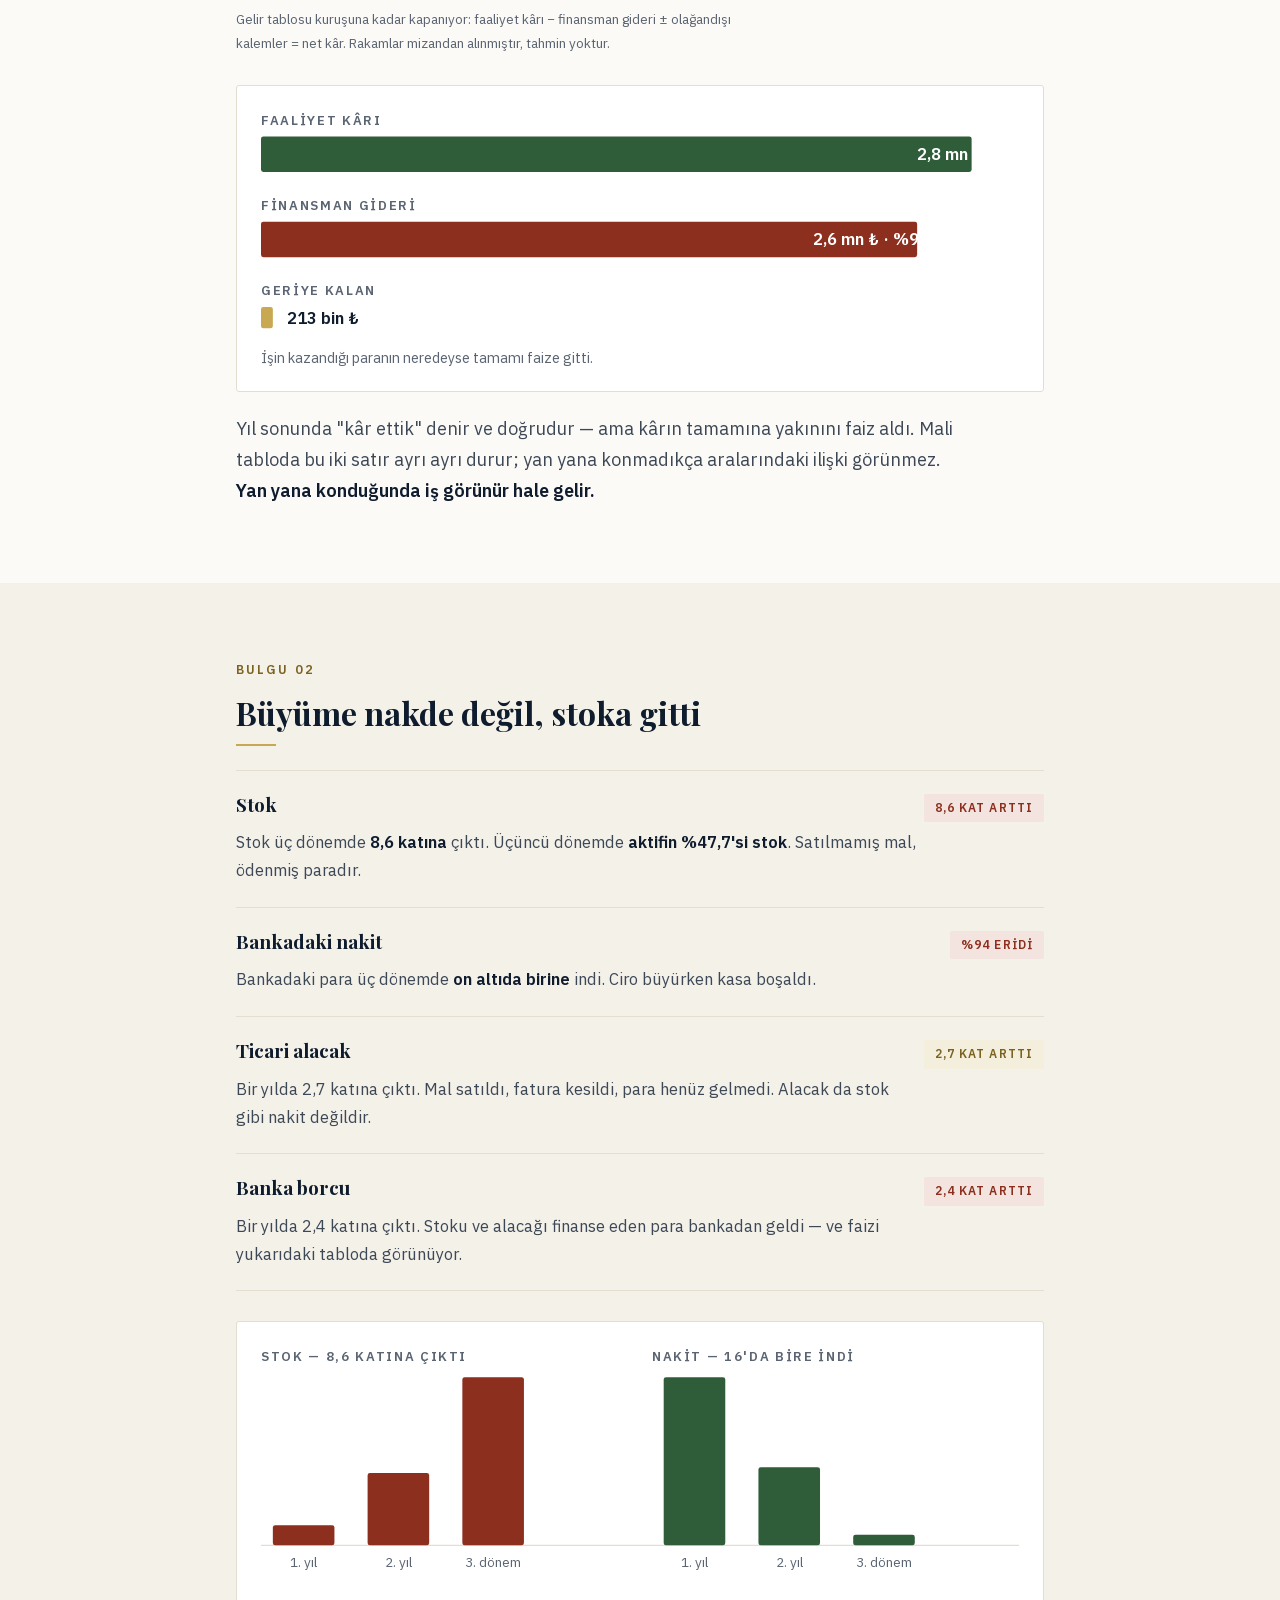
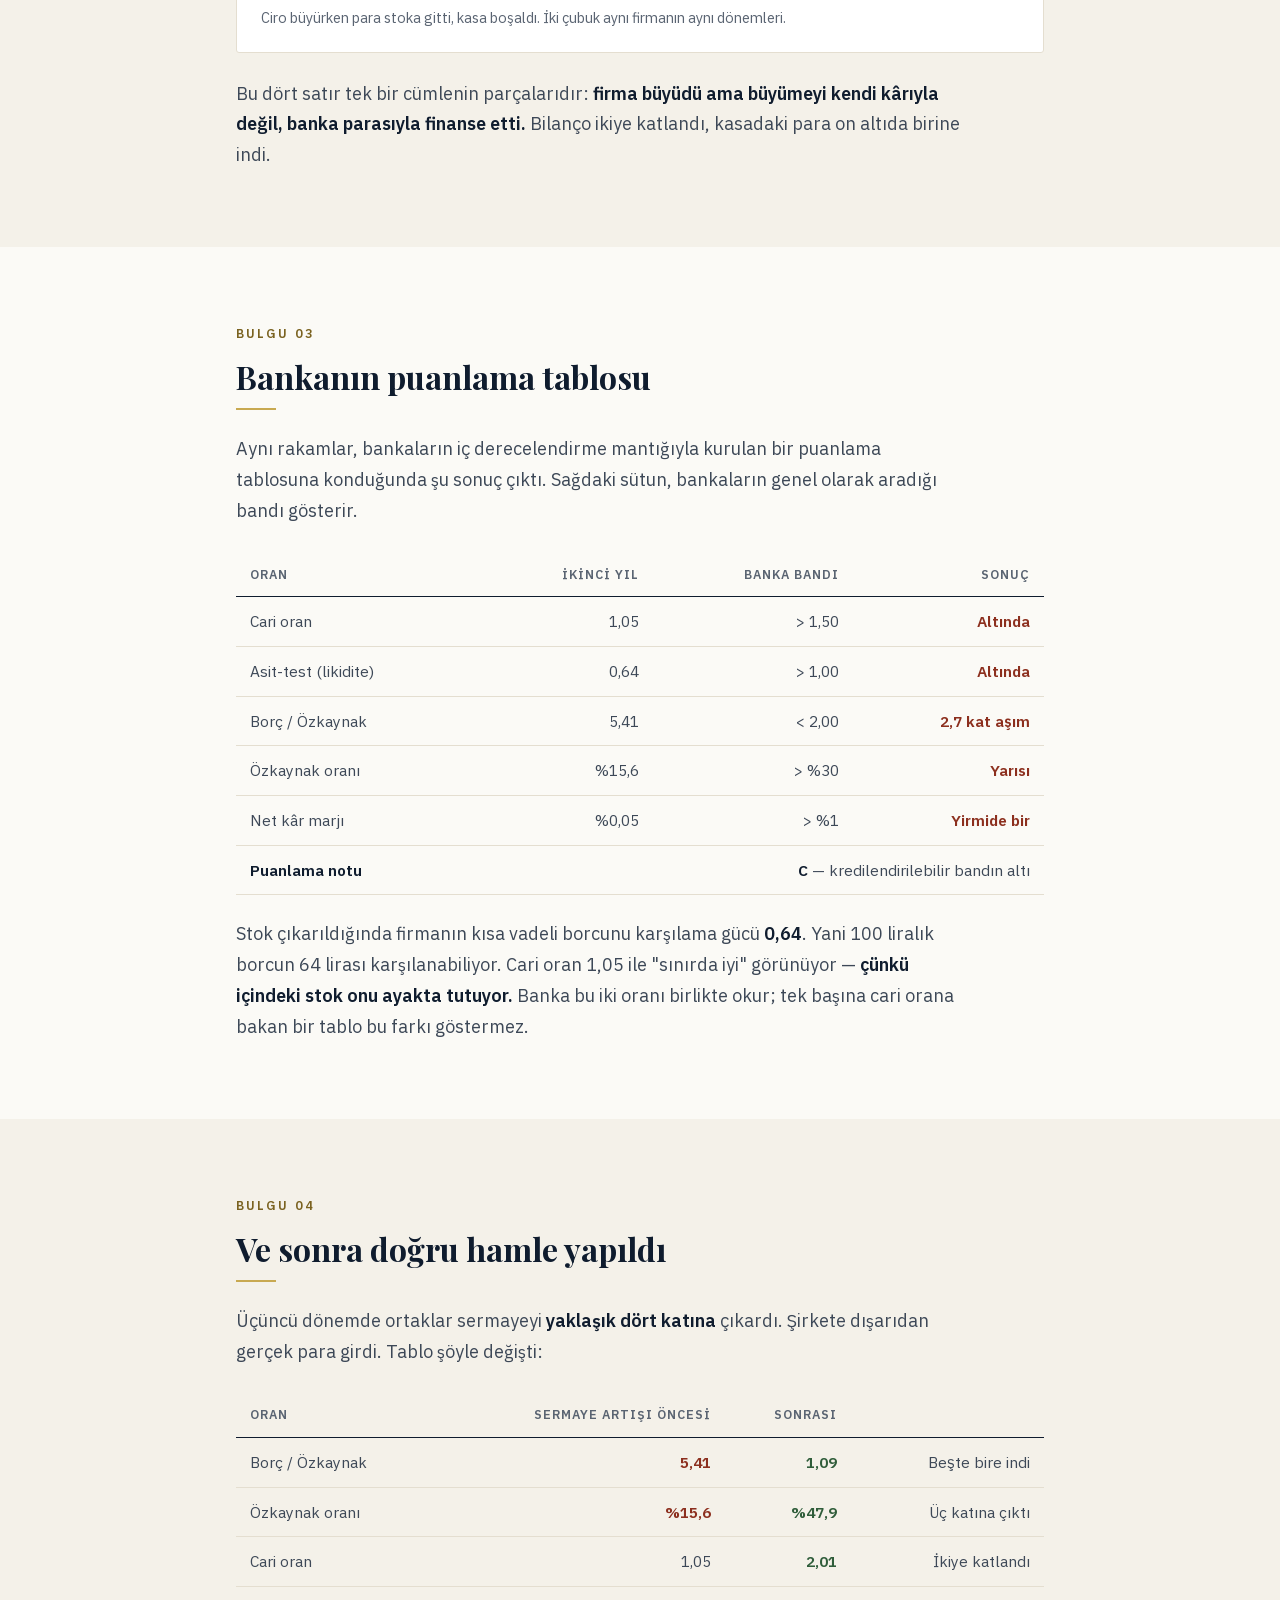
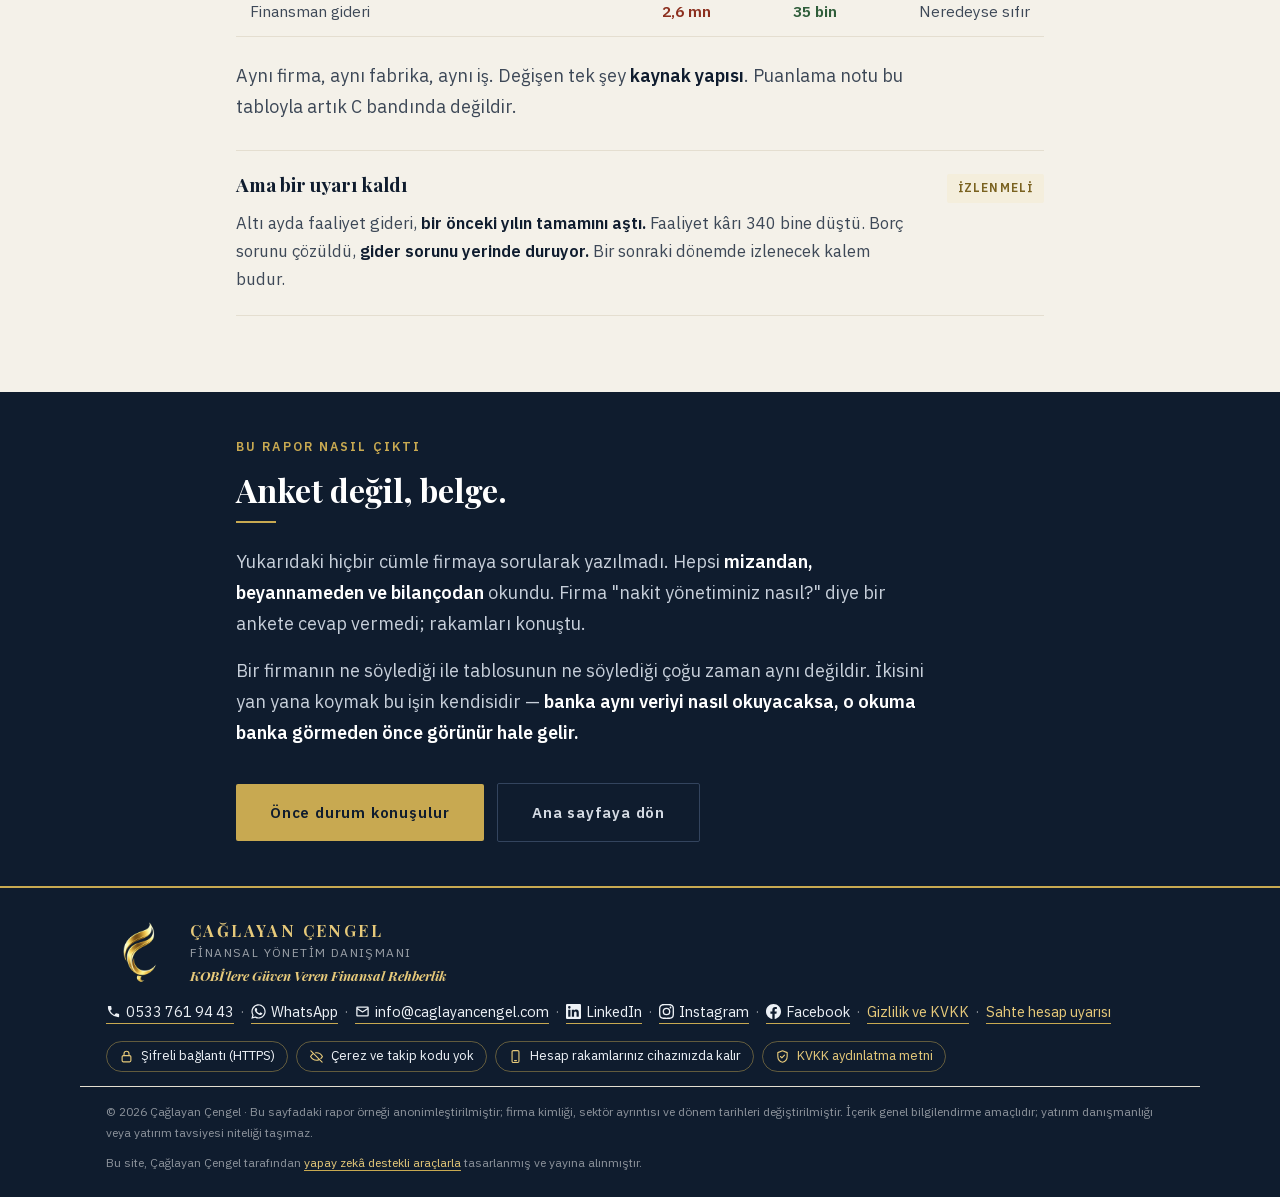
<file: ornek-rapor.html>
<!DOCTYPE html>
<html lang="tr">
<head>
<meta charset="UTF-8">

<meta name="viewport" content="width=device-width,initial-scale=1">

<!-- Icerik Guvenligi Politikasi · 13.09.2026
     GitHub Pages HTTP basligi eklettirmiyor, bu yuzden meta ile konuyor.
     Site tamamen kendi kendine yeter: tek bir dis <script src> yok, butun JS
     ve CSS sayfanin icinde. Politika bunu MUHURLER — sayfaya bir sekilde
     yabanci kod sokulsa bile:
       default-src 'none'  : hicbir sey varsayilan olarak yuklenemez
       script-src 'self'   : disaridan betik CEKILEMEZ ('unsafe-inline' sayfanin
                             kendi gomulu betikleri icin zorunlu)
       connect-src         : veri yalnizca gorusme formunun ucuna ve ziyaret
                             sayacina gidebilir; baska bir adrese fetch/XHR
                             ATILAMAZ (sizinti freni)
       form-action         : form baska bir yere gonderilemez
       base-uri 'none'     : goreli adresler kacirilamaz
     Sayac kendi sunucumuzda duruyor (sayac.js), yani 'self' ile yukleniyor;
     sayimi sendBeacon ile goatcounter.com'a gonderdigi icin o adres
     connect-src'de acik tutuluyor — baska hicbir adres degil. -->
<meta http-equiv="Content-Security-Policy" content="default-src 'none'; base-uri 'none'; script-src 'self' 'unsafe-inline'; style-src 'self' 'unsafe-inline'; img-src 'self' data:; font-src 'self'; connect-src 'self' https://formspree.io https://caglayancengel.goatcounter.com; form-action 'self' https://formspree.io; manifest-src 'self'">

<!-- Paylas baglantisinda firmanin rakamlari adresin icinde tasiniyor. Referrer
     kapatilmazsa disari tiklandiginda o adres karsi siteye gider. -->
<meta name="referrer" content="no-referrer">
<title>Gerçek vaka — Çağlayan Çengel</title>
<meta name="description" content="Gerçek bir imalat firmasının mali tablosundan çıkarılmış anonim örnek rapor — bir finansal yönetim danışmanlığı çalışmasının çıktısı nasıl görünür.">
<meta name="author" content="Çağlayan Çengel">
<link rel="canonical" href="https://caglayancengel.com/ornek-rapor.html">
<meta property="og:type" content="article">
<meta property="og:locale" content="tr_TR">
<meta property="og:title" content="Gerçek vaka — 80-90 milyon ciro, 47 bin lira kâr">
<meta property="og:description" content="Gerçek bir firmanın mali tablosu. Rakamlar gerçek, kimlik anonim.">
<meta property="og:image" content="https://caglayancengel.com/og.png">
<meta property="og:image:width" content="1200">
<meta property="og:image:height" content="630">
<meta property="og:image:alt" content="Çağlayan Çengel — Finansal Yönetim Danışmanı">
<meta property="og:url" content="https://caglayancengel.com/ornek-rapor.html">
<meta name="twitter:card" content="summary_large_image">
<meta name="twitter:title" content="Gerçek vaka — 80-90 milyon ciro, 47 bin lira kâr">
<meta name="twitter:description" content="Gerçek bir firmanın mali tablosu. Rakamlar gerçek, kimlik anonim.">
<meta name="twitter:image" content="https://caglayancengel.com/og.png">
<meta name="theme-color" content="#0F1C2E">
<link rel="icon" href="logo.png">
<link rel="apple-touch-icon" href="logo.png">
<link rel="preload" href="fonts/IBMPlexSans-400n-2.woff2" as="font" type="font/woff2" crossorigin>
<link rel="preload" href="fonts/IBMPlexSans-400n-1.woff2" as="font" type="font/woff2" crossorigin>
<link rel="preload" href="fonts/PlayfairDisplay-700n-17.woff2" as="font" type="font/woff2" crossorigin>
<link rel="preload" href="fonts/PlayfairDisplay-700n-16.woff2" as="font" type="font/woff2" crossorigin>
<link rel="stylesheet" href="fonts.css">
<style>
:root{
  --paper:#FBFAF6; --white:#fff; --band:#F4F1E9;
  --navy:#0F1C2E; --navy2:#1D3050; --body:#3D4857; --soft:#5A6472;
  --gold:#C8A951; --goldink:#7A6220; --rule:#E4DED0;
  --kirmizi:#8C2F1E; --yesil:#2F5D3A; --sari:#7A6220;
  --maxw:1120px; --read:66ch;
}
*{box-sizing:border-box;margin:0;padding:0}
/* scroll-behavior:smooth kaldirildi 11.09.2026 — menuden atlama 3,0 sn suruyordu (olculdu). Basa don ve marka logosu JS'te smooth cagirir. */
html{-webkit-text-size-adjust:100%}
body{
  background:var(--paper);color:var(--body);
  font-family:'IBM Plex Sans',system-ui,-apple-system,sans-serif;
  font-size:18px;line-height:1.72;font-weight:400;-webkit-font-smoothing:antialiased
}
h1,h2,h3{font-family:'Playfair Display',Georgia,serif;font-weight:700;line-height:1.22;color:var(--navy)}
p{max-width:var(--read)}
a{color:var(--goldink)}
strong{color:var(--navy);font-weight:600}
.wrap{max-width:var(--maxw);margin:0 auto;padding:0 26px}
.narrow{max-width:860px;margin:0 auto;padding:0 26px}
section{padding:76px 0}
.band{background:var(--band)}
.kicker{font-size:12.5px;letter-spacing:2.1px;text-transform:uppercase;color:var(--goldink);font-weight:600;margin-bottom:12px}
h2{font-size:clamp(25px,2.7vw,32px);margin-bottom:12px}
.rule{width:40px;height:2px;background:var(--gold);margin:0 0 24px}

/* ust cubuk */
.top{border-bottom:1px solid var(--rule);background:var(--white);position:sticky;top:0;z-index:50}
.top .wrap{display:flex;align-items:center;gap:14px;padding-top:16px;padding-bottom:16px}
.top img{width:60px;height:60px;object-fit:contain}
.top .nm{font-family:'Playfair Display',serif;font-weight:700;color:var(--navy);font-size:18.5px;letter-spacing:1.5px}
.top .marka{display:flex;align-items:center;gap:14px;text-decoration:none;transition:opacity .2s ease}
.top @media(hover:hover) and (pointer:fine){.marka:hover{opacity:.72}}
.top .sp{flex:1}
.top a.geri{font-size:14.5px;color:var(--navy);text-decoration:none;border-bottom:1px solid var(--gold);padding:2px 0}

/* hero */
.hero{background:var(--white);padding:72px 0 64px;border-bottom:1px solid var(--rule)}
.h1{font-family:'Playfair Display',serif;font-weight:700;color:var(--navy);
  font-size:clamp(30px,4.1vw,46px);line-height:1.12;letter-spacing:-.015em;max-width:19ch}
.sub{margin-top:22px;font-size:19.5px;line-height:1.6;color:var(--body);max-width:58ch}
.uyari{
  margin-top:30px;padding:16px 20px;background:var(--band);border-left:2px solid var(--gold);
  font-size:15.5px;line-height:1.65;max-width:62ch;color:var(--soft)
}

/* buyuk rakam */
.vurgu{display:flex;gap:52px;flex-wrap:wrap;margin-top:40px;padding-top:30px;border-top:1px solid var(--rule)}
.vurgu div{min-width:150px}
.vurgu b{display:block;font-family:'Playfair Display',serif;font-size:34px;color:var(--navy);line-height:1.1}
.vurgu span{display:block;font-size:14px;color:var(--soft);margin-top:5px;letter-spacing:.3px}

/* bulgu satiri — Koc deseni */
.bulgu{border-top:1px solid var(--rule);padding:22px 0}
.bulgu:last-of-type{border-bottom:1px solid var(--rule)}
.bh{display:flex;align-items:baseline;gap:16px;flex-wrap:wrap;margin-bottom:7px}
.bh h3{font-size:19px;flex:1;min-width:230px}
.etiket{
  font-size:12px;letter-spacing:1.1px;text-transform:uppercase;font-weight:600;
  padding:4px 11px;border-radius:2px;white-space:nowrap
}
.e-risk{background:#F3E4E0;color:var(--kirmizi)}
.e-dikkat{background:#F4EEDC;color:var(--sari)}
.e-iyi{background:#E4EDE6;color:var(--yesil)}
.bulgu p{font-size:16.5px;line-height:1.68;color:var(--body);max-width:68ch}
.bulgu .kaynak{font-size:13.5px;color:var(--soft);margin-top:6px}

/* tablo */
.gr{margin:30px 0 6px;padding:22px 24px;background:var(--white);border:1px solid var(--rule);border-radius:3px}
.gr svg{width:100%;height:auto;display:block}
.gr-e{font-family:'IBM Plex Sans',sans-serif;font-size:11px;letter-spacing:1.4px;fill:#5A6472;font-weight:600}
.gr-d{font-family:'IBM Plex Sans',sans-serif;font-size:14px;font-weight:600}
.gr-x{font-family:'IBM Plex Sans',sans-serif;font-size:11.5px;fill:#5A6472}
.gr figcaption{margin-top:14px;font-size:14.5px;color:var(--soft);line-height:1.55}
.tw{overflow-x:auto;margin-top:26px;-webkit-overflow-scrolling:touch}
table{border-collapse:collapse;width:100%;min-width:560px;font-size:15.5px}
th,td{text-align:right;padding:11px 14px;border-bottom:1px solid var(--rule)}
th:first-child,td:first-child{text-align:left}
thead th{
  font-size:12.5px;letter-spacing:1px;text-transform:uppercase;color:var(--soft);
  font-weight:600;border-bottom:1px solid var(--navy)
}
tbody tr:hover{background:var(--white)}
td.kotu{color:var(--kirmizi);font-weight:600}
td.iyi{color:var(--yesil);font-weight:600}

/* sonuc kutusu */
.sonuc{background:var(--navy);color:#D5DBE4;padding:44px 0}
.sonuc h2{color:#fff}
.sonuc p{color:#C7CFDA;max-width:64ch}
.sonuc strong{color:#fff}
.sonuc .kicker{color:var(--gold)}
.sonuc .rule{background:var(--gold)}

/* cta */
.cta{margin-top:34px;display:flex;gap:13px;flex-wrap:wrap;align-items:center}
.btn{display:inline-block;padding:16px 34px;font-size:15px;font-weight:600;letter-spacing:.8px;
  text-decoration:none;border-radius:2px;transition:.2s}
.b1{background:var(--gold);color:var(--navy)}
.b1:hover{background:#E6C97A}
.b2{border:1px solid var(--rule);color:var(--navy)}

/* footer */
footer{background:var(--navy);border-top:2px solid var(--gold);padding:30px 0 24px;color:rgba(255,255,255,.78)}
.fbar{display:flex;align-items:center;gap:16px;flex-wrap:wrap}
.fbar img{width:68px;height:68px;object-fit:contain}
.fmid{display:flex;flex-direction:column;line-height:1.35}
.f-sl2{font-family:'Playfair Display',serif;font-style:italic;color:var(--goldink);font-size:13.5px;margin-top:5px}
.f-nm{font-family:'Playfair Display',serif;font-weight:700;color:var(--goldink);font-size:16px;letter-spacing:2.4px}
.f-rl{font-size:12px;letter-spacing:1.4px;text-transform:uppercase;color:var(--soft);margin-top:3px}
.f-sl{font-family:'Playfair Display',serif;font-style:italic;color:var(--goldink);font-size:14.5px;margin:0 0 0 auto}
.f-ml{margin-top:14px;font-size:14.5px}
.f-ml a{color:var(--navy);text-decoration:none;border-bottom:1px solid var(--gold);padding:2px 0}
.f-lg{margin-top:14px;padding-top:14px;border-top:1px solid var(--rule);font-size:12px;color:var(--soft);line-height:1.75}
.f-yz{display:block;margin-top:9px}
.f-yz a{color:inherit;text-decoration:none;border-bottom:1px solid var(--gold)}

@media(max-width:820px){
  body{font-size:17px}
  section{padding:56px 0}
  .hero{padding:52px 0 48px}
  .vurgu{gap:30px}
  .vurgu b{font-size:29px}
  .fbar .f-sl{margin:8px 0 0;width:100%}
}

.wa-top{display:inline-flex;align-items:center;gap:8px;background:#128C7E;color:#fff !important;
  text-decoration:none;border:none !important;padding:10px 18px;border-radius:2px;
  font-size:14.5px;font-weight:600;letter-spacing:.4px;transition:.2s;margin-left:14px}
.wa-top:hover{background:#075E54}
.wa-top svg{opacity:.95}
@media(max-width:520px){.wa-top span{display:none}.wa-top{padding:10px 12px}}

.basa{
  position:fixed;right:22px;bottom:22px;z-index:60;width:46px;height:46px;
  display:flex;align-items:center;justify-content:center;
  background:var(--navy);color:#fff;border:0;border-radius:3px;cursor:pointer;
  opacity:0;visibility:hidden;transform:translateY(8px);transition:.22s;
  box-shadow:0 2px 10px rgba(15,28,46,.22)
}
.basa.gor{opacity:1;visibility:visible;transform:none}
.basa:hover{background:var(--goldink)}
.basa svg{width:17px;height:17px}
@media(max-width:820px){.basa{bottom:76px;right:16px;width:42px;height:42px}}

.mgrup{position:relative;display:flex;align-items:center}
.altm{position:absolute;top:calc(100% + 10px);left:50%;transform:translateX(-50%) translateY(-6px);
  min-width:236px;background:var(--white);border:1px solid var(--rule);border-radius:3px;
  box-shadow:0 6px 22px rgba(15,28,46,.13);padding:7px 0;z-index:70;opacity:0;visibility:hidden;transition:.18s}
@media(hover:hover) and (pointer:fine){.mgrup:hover .altm{opacity:1;visibility:visible;transform:translateX(-50%) translateY(0)}}
/* `:focus-within` KALDIRILDI (12.09.2026): `kapandi` ile ayni ogede
   cekisiyor, bir menuden otekine gecilince eskisi acik kaliyordu.
   Odak menuye girince JS `acik` koyar — ac/kapa tek yerden. */
.altm::before{content:"";position:absolute;top:-10px;left:0;right:0;height:10px}
/* Menuden arac secilince menu kendiliginden KAPANMIYORDU: imlec .altm'in
   uzerinde kaldigi icin :hover suruyor, acik kutu kartin sonuc tablosunu
   ortuyordu (olculdu 11.09.2026, ekran kaydi — 13 aracin hepsinde).
   Ozgulluk :hover kuraliyla esit (0,3,0); bu yuzden ONDAN SONRA durur. */
.mgrup.kapandi.kapandi .altm{opacity:0;visibility:hidden;transform:translateX(-50%) translateY(-6px)}
/* Sinif iki kez YAZILI: odak alt menu ogesinde kalinca
   `.mgrup:focus-within .altm` kutuyu acik tutuyordu, esit ozgullukte
   `kapandi` onu ezemiyordu — bir menuden otekine gecilince eskisi
   acik kaliyordu (olculdu 12.09.2026, Caglayan'in ekran goruntusu). */
/* Klavyeyle acilan menu — olculdu 12.09.2026: `visibility:hidden` tasiyan
   ogeye focus() GECMEZ. :hover ve :focus-within yokken asagi ok alt menuye
   inemiyordu; `acik` o yolu acar. Kural `kapandi`dan SONRA durur (esit
   ozgulluk, kaynak sirasi kazanir). */
.mgrup.acik .altm{opacity:1;visibility:visible;transform:translateX(-50%) translateY(0);
  transition:none}   /* gecis YOK: `visibility` gecisin ortasinda degisir,
     o ~90 ms boyunca oge gizli sayilir ve focus() gecmez (olculdu 12.09.2026) */
.altm a{display:block;padding:9px 18px;font-size:14.5px;color:var(--body);text-decoration:none;border:0;white-space:nowrap;transition:.12s}
.altm a:hover{background:var(--band);color:var(--navy)}
/* KLAVYE ODAGI — tarayicinin MAVI dikdortgeni cikiyordu (kullanici,
   11.09.2026 canli, ok tusuyla gezerken). Odak GIZLENMIYOR, yalniz
   gorunumu markanin kendi isaretine birakiliyor:
     ust basliklar -> altin alt serit (`:focus` kurali zaten yaziliydi)
     alt menu      -> acik zemin (hover ile ayni; `:focus` stili YOKTU,
                      once o eklendi — yoksa odak tumden gorunmez kalirdi) */
.altm a:focus{background:var(--band);color:var(--navy);outline:none}
.menu-kutu>a:focus,.topnav>a:focus,.menu-kutu .mgrup>a:focus,
.menu-kutu>a:focus-visible,.topnav>a:focus-visible,
.menu-kutu .mgrup>a:focus-visible{outline:none}
.altm .altm-bas{padding:5px 18px 9px;font-size:11px;letter-spacing:1.4px;text-transform:uppercase;color:var(--goldink);font-weight:600;border-bottom:1px solid var(--rule);margin-bottom:5px}
@media(max-width:1023px){.altm{display:none}}

/* --- MOBIL MENU --- */
.hmb{display:none;flex:0 0 auto;width:44px;height:44px;align-items:center;justify-content:center;
  background:none;border:1px solid var(--rule);border-radius:3px;cursor:pointer;padding:0;margin-left:10px}
.hmb span{display:block;width:19px;height:2px;background:var(--navy);position:relative;transition:.2s}
.hmb span::before,.hmb span::after{content:"";position:absolute;left:0;width:19px;height:2px;background:var(--navy);transition:.2s}
.hmb span::before{top:-6px} .hmb span::after{top:6px}
.hmb.acik span{background:transparent}
.hmb.acik span::before{transform:rotate(45deg);top:0}
.hmb.acik span::after{transform:rotate(-45deg);top:0}
.mpanel{
  display:none;position:fixed;inset:0;z-index:90;background:var(--paper);
  padding:78px 26px 30px;overflow-y:auto;-webkit-overflow-scrolling:touch
}
.mpanel.acik{display:block}
.mpanel a{
  display:block;padding:16px 0;font-family:'Playfair Display',Georgia,serif;font-size:21px;
  color:var(--navy);text-decoration:none;border-bottom:1px solid var(--rule)
}
.mpanel .mp-bas{padding:22px 0 8px;font-size:11px;letter-spacing:1.6px;text-transform:uppercase;color:var(--goldink);font-weight:600}
.mpanel .mp-arac{font-family:'IBM Plex Sans',sans-serif;font-size:16px;padding:12px 0;color:var(--body)}
.mpanel .mp-wa{
  display:flex;align-items:center;justify-content:center;gap:9px;margin-top:26px;padding:16px;
  background:#128C7E;color:#fff;border:0;border-radius:3px;font-family:'IBM Plex Sans',sans-serif;
  font-size:16px;font-weight:600
}
/* Menu ikonlari: anlamli cizgi ikon, altin daire, baslik boyunda (04.10.2026) */
.mpanel a.mi{display:flex;align-items:center;gap:16px;padding:12px 0}
.mpanel .ik{flex:none;width:40px;height:40px;border-radius:50%;background:#F3EBD3;display:grid;place-items:center;color:var(--goldink)}
.mpanel .ik svg{width:22px;height:22px;fill:none;stroke:currentColor;stroke-width:1.7;stroke-linecap:round;stroke-linejoin:round}
.mpanel a.mi[aria-current] .ik{background:var(--goldink);color:#fff}
body.kilit{overflow:hidden}
/* Menu acikken ust serit panelin ustunde kalir: logo ve kapat (X) gorunur (04.10.2026) */
body.kilit .top{z-index:100}
@media(max-width:1023px){.hmb{display:flex}.top .wrap>a:not(.wa-top):not(.marka),.top .wrap>.mgrup{display:none}}
/* ---- 360px alti: ust cubuk sikismasin (320px'de hamburger tasiyordu) ---- */
@media(max-width:480px){
  .top .wrap{gap:9px;padding-left:16px;padding-right:16px}
  .top .marka{gap:9px}
  .top img{width:46px;height:46px}
  .top .nm{font-size:14px;letter-spacing:.7px}
  .wa-top{padding:9px 11px}
  .hmb{width:40px;height:40px}
}
@media(max-width:340px){
  .top .nm{display:none}
}
/* Marka bloğu lacivert zeminde (02.09.2026 · Çağlayan): altın yazı beyaz
   üzerinde zayıf kalıyordu. Açık altın #E6C97A koyu zemin için, --goldink
   ise açık zemin içindir — ikisi yer değiştirmez. */
footer .f-nm,footer .f-sl2{color:#E6C97A}
footer .f-rl{color:rgba(255,255,255,.58)}
footer .f-ml a{color:#EDF1F6;border-bottom-color:var(--gold)}
footer .f-ml{color:rgba(255,255,255,.55)}
footer .f-lg{color:rgba(255,255,255,.52)}
footer .f-yz a,footer a[href*="gizlilik"]{color:#E6C97A;border-bottom-color:var(--gold)}
footer img{filter:none}
/* Üst bar (02.09.2026) — marka ile menü görsel olarak ayrılıyor:
   menü hafif zeminli bir kutunun içinde durur, marka dışarıda kalır.
   Çizgi sürekli değil; yalnız hover'da ve bulunduğun sayfada belirir. */
/* Menu linkleri artik .menu-kutu icinde — secici ona gore. */
.menu-kutu a{
  font-size:13.5px;color:var(--navy)!important;text-decoration:none}
.menu-kutu a[aria-current="page"]{
  border-bottom-color:var(--gold)!important;color:var(--goldink)!important;font-weight:600}
/* Marka da ayni davranir — tiklanabilir oldugu gorunsun (ana sayfaya doner). */
.marka .nm{border-bottom:2px solid transparent;padding-bottom:2px;transition:border-color .18s}
.marka:hover .nm,.marka:focus .nm,.marka:active .nm{border-bottom-color:var(--gold)}
/* Her baslik kendi kutusunda (kullanici 02.09.2026) — tek blok zemin degil. */
.menu-kutu{display:flex;align-items:center;gap:4px;padding:0;background:none;white-space:nowrap}
/* Zemin cok kalindi ve yalniz bir baslikta gorunuyordu (kullanici 02.09.2026):
   normalde zemin yok, hover ve bulunulan sayfada hafif altin tonu. */
.menu-kutu>a,.menu-kutu .mgrup>a{white-space:nowrap;
  background:none;padding:6px 8px 4px;border-radius:0}
/* Altin alt cizgi geri geldi (kullanici 02.09.2026) — markada da gecerli.
   hover:hover sorgusuna kapatilmadi: dokunmatik cihazda dokununca da gorunur. */
.menu-kutu>a,.menu-kutu .mgrup>a{border-bottom:2px solid transparent;transition:border-color .18s}
.menu-kutu>a:hover,.menu-kutu .mgrup>a:hover,
.menu-kutu>a:active,.menu-kutu .mgrup>a:active{border-bottom-color:var(--gold);background:none}
/* KLAVYE ODAGI ile BULUNULAN BOLUM ayri gorunur — kullanici 11.09.2026:
   [geri bildirim]. Ikisi de altin alt
   serit tasiyordu; hangisi "sayfada buradasin", hangisi "klavye burada"
   ayirt edilemiyordu. Arac cubugundaki emsal (.sec) uygulandi:
     alt serit   = sayfada BULUNULAN bolum (.act) — tek cizgi
     altin zemin = klavyenin DURDUGU baslik (:focus) — cizgi yok */
.menu-kutu>a:focus,.topnav>a:focus,.menu-kutu .mgrup>a:focus{
  background:rgba(200,169,81,.18);color:var(--navy)}
.marka .nm{white-space:nowrap}
@media(max-width:1200px){.menu-kutu{gap:4px}
  .menu-kutu>a,.menu-kutu .mgrup>a{font-size:13.5px;padding:6px 9px}}
.marka:hover .nm{opacity:.72}
/* Mobilde üst menü gizlenir, hamburger devreye girer. Linkler .menu-kutu
   içine alınınca eski '.topnav' kuralı eşleşmez olmuştu — menü ekrandan
   taşıyordu (Çağlayan, 02.09.2026). */
@media(max-width:1023px){.menu-kutu{display:none!important}}
/* 1024-1279 px (kucuk dizustu): tam menu kalir, sigsin diye yazi sikilasir ve WhatsApp dugmesi simgeye iner (Caglayan 23.09.2026 — hamburger istenmedi). */
@media(min-width:1024px) and (max-width:1279px){.menu-kutu{gap:0}
  .menu-kutu>a,.topnav>a,.menu-kutu .mgrup>a{font-size:12.5px;padding:6px 4px 4px}
  .wa-top span{display:none}.wa-top{padding:10px 12px}
  .menu-kutu .mgrup:last-child .altm{left:auto;right:0;transform:none!important}}
/* Yapışkan üst bar hedefi örtmesin. */
section[id],header[id],div[id]{scroll-margin-top:calc(var(--ust,80px) + 14px)}
/* Alt bilgi guven satiri: ziyaretciye "bilgim nereye gidiyor" cevabi (04.10.2026) */
footer .f-guv{display:flex;flex-wrap:wrap;gap:8px;margin-top:16px}
footer .f-guv span,footer .f-guv a{display:inline-flex;align-items:center;gap:7px;padding:6px 12px;border:1px solid rgba(200,169,81,.45);border-radius:999px;font-size:13px;color:#EDF1F6;text-decoration:none;line-height:1.3}
footer .f-guv a{color:#E6C97A;border-bottom:1px solid rgba(200,169,81,.45)}
footer .f-guv svg{width:15px;height:15px;flex:none;fill:none;stroke:#E6C97A;stroke-width:1.8;stroke-linecap:round;stroke-linejoin:round}
</style>
<style>
/* ================= HAREKET KATMANI v1 · 30.08.2026 ================= */
/* JS calismazsa hicbiri uygulanmaz — icerik her hâlükârda gorunur. */

/* okuma cubugu */
#okuma{position:fixed;top:0;left:0;height:2px;width:0;z-index:200;pointer-events:none;
  background:linear-gradient(90deg,#C8A951,#E6C97A);transition:width .12s linear}

/* --- acilis: hero ogeleri kademeli belirir --- */
.js-anim .hero .kicker,.js-anim .hero .h1,.js-anim .hero .sub,
.js-anim .hero .pull,.js-anim .hero .ayrim,.js-anim .hero .cta,.js-anim .hero .proof,
.js-anim .hero .rapor-ust,.js-anim .hero .r-kunye{
  opacity:0;transform:translateY(15px);animation:acilis .75s cubic-bezier(.22,.61,.36,1) forwards}
.js-anim .hero .kicker{animation-delay:.05s}
.js-anim .hero .h1{animation-delay:.13s}
.js-anim .hero .sub{animation-delay:.23s}
.js-anim .hero .pull{animation-delay:.33s}
.js-anim .hero .ayrim{animation-delay:.43s}
.js-anim .hero .cta{animation-delay:.51s}
.js-anim .hero .proof{animation-delay:.59s}
@keyframes acilis{to{opacity:1;transform:none}}

/* --- kaydirinca beliren bloklar --- */
.js-anim .rv{opacity:0;transform:translateY(34px);
  transition:opacity .8s cubic-bezier(.22,.61,.36,1),transform .8s cubic-bezier(.22,.61,.36,1)}
.js-anim .rv.gor{opacity:1;transform:none}

/* ic ogeler biraz daha kisa yoldan gelir */
.js-anim .rv-ic{opacity:0;transform:translateY(24px);
  transition:opacity .7s cubic-bezier(.22,.61,.36,1),transform .7s cubic-bezier(.22,.61,.36,1)}
.js-anim .rv-ic.gor{opacity:1;transform:none}

/* bolum cizgisi soldan acilir */
.js-anim .rule{transform-origin:left center;transform:scaleX(0);
  transition:transform .85s cubic-bezier(.22,.61,.36,1)}
.js-anim .rule.gor{transform:scaleX(1)}

/* gorsel olcek animasyonu kaldirildi — tasma ve katman artefakti yapiyordu */

/* --- ust cubuk kaydirinca golgelenir --- */
.js-anim .top{transition:box-shadow .3s ease,background-color .3s ease}
.js-anim .top.kaydi{box-shadow:0 1px 18px rgba(15,28,46,.10)}

/* --- kart yukselmesi --- */
.js-anim .step,.js-anim .kart,.js-anim .cikti-kart,.js-anim .arac-kart{
  transition:transform .28s cubic-bezier(.22,.61,.36,1),box-shadow .28s ease}
@media (hover:hover){
  .js-anim .step:hover,.js-anim .kart:hover,.js-anim .cikti-kart:hover,.js-anim .arac-kart:hover{
    transform:translateY(-3px)}
}

/* --- hareket istemeyen kullanici: her sey durur --- */
@media (prefers-reduced-motion:reduce){
  .js-anim .hero .kicker,.js-anim .hero .h1,.js-anim .hero .sub,.js-anim .hero .pull,
  .js-anim .hero .ayrim,.js-anim .hero .cta,.js-anim .hero .proof,
  .js-anim .hero .rapor-ust,.js-anim .hero .r-kunye{animation:none;opacity:1;transform:none}
  .js-anim .rv,.js-anim .rv.gor,.js-anim .rv-ic,.js-anim .rv-ic.gor{transition:none;opacity:1;transform:none}
  .js-anim .rule{transform:none;transition:none}
  .js-anim .rv img,.js-anim .rv-ic img,.js-anim .rv svg,.js-anim .rv-ic svg{transform:none;transition:none}
  .js-anim .step,.js-anim .kart,.js-anim .cikti-kart,.js-anim .arac-kart{transition:none}
  #okuma{display:none}
}

/* ---- paylasim ve baski · 02.09.2026 ---- */
.pay-bar{display:flex;flex-wrap:wrap;gap:8px;align-items:center;
  margin-top:22px;padding-top:16px;border-top:1px solid var(--rule)}
.pay-et{flex:1;min-width:160px;font-size:13px;color:var(--soft)}
.pay-btn{font:inherit;font-size:13px;font-weight:600;cursor:pointer;
  padding:8px 15px;border-radius:3px;border:1px solid var(--rule);
  background:var(--white);color:var(--navy)}
.pay-btn:hover{border-color:var(--gold);background:var(--band)}
@media(max-width:560px){.pay-et{width:100%;flex:none}.pay-btn{flex:1}}
#pay-not{position:fixed;left:50%;bottom:26px;transform:translateX(-50%) translateY(14px);
  z-index:300;background:var(--navy);color:#fff;font-size:13.5px;padding:11px 20px;
  border-radius:4px;box-shadow:0 6px 26px rgba(15,28,46,.28);opacity:0;
  pointer-events:none;transition:opacity .22s ease,transform .22s ease}
#pay-not.gor{opacity:1;transform:translateX(-50%) translateY(0)}
/* antet ve kunye yalniz kagitta */
.pk-baski,.pk-ust{display:none}
.plan-kunye{align-items:center;gap:14px;padding-top:11px;border-top:2px solid var(--gold)}
.pk-logo{width:26px;height:26px;flex:0 0 auto}
.pk-yazi{flex:1;min-width:0}
.pk-ad{display:block;font-family:'Playfair Display',serif;font-weight:700;font-size:13px;
  letter-spacing:2px;color:var(--goldink)}
.pk-unvan{display:block;font-size:10.5px;color:var(--soft);margin-top:1px}
.pk-slogan{display:block;font-size:10.5px;font-style:italic;color:var(--soft);margin-top:1px}
.pk-iletisim{text-align:right;font-size:10.5px;color:var(--soft);line-height:1.62}
.pk-iletisim>span{display:block}
@media print{
  /* --- neyi basmayiz --- */
  .top,.mpanel,.hmb,.wa-top,footer,.pay-bar,#pay-not,.basa,
  .cta,.btn,button{display:none!important}

  body{background:#fff}
  section,.hero{padding:12px 0!important;background:#fff!important}
  .wrap{max-width:none;padding:0}

  /* --- kagitta okunurluk ---
     Marka lacivertinin (#0F1C2E) govde metni olarak basimi soluk ve mavi
     cikiyor (kullanici 02.09.2026, EPSON ciktisi). Kagitta govde siyaha
     yakin olur; lacivert baslik ve vurguda kalir. */
  body,p,li,td,th,.sub,.uyari{color:#111!important}

  /* Arka plan dolgular (cubuk grafikler, bantlar) tarayici varsayilaninda
     BASILMAZ. Grafikler bu raporun kaniti — basilmalari zorunlu. */
  *{-webkit-print-color-adjust:exact!important;print-color-adjust:exact!important}

  /* --- sayfa kirilmasi --- */
  h1,h2,h3,.kicker{break-after:avoid-page;page-break-after:avoid}
  table,figure,.grafik,.kart,.bulgu{break-inside:avoid;page-break-inside:avoid}
  p{orphans:3;widows:3}

  /* --- marka ---
     ANTET SABIT DEGIL. Olculdu 02.09.2026 (basili cikti): position:fixed antet
     her sayfada tekrarliyordu ama sayfa icerigiyle AYNI noktadan basliyor ve
     ilk satiri eziyordu (2., 3. ve 5. sayfada tablo basliklari cizilmis gibi
     cikti). Tarayici baskisinda sabit ogeyi kenar boslugunun icine almanin
     guvenilir yolu yok — cozum: antet akisin icinde, bir kez, en ustte.
     Tam marka seti yine akista, bir kez, en sonda. */
  .pk-ust{display:flex;margin:0 0 16px;padding-bottom:6px;
    border-bottom:1px solid var(--gold);break-after:avoid-page}
  .pk-ust .pk-logo{width:19px;height:19px}
  .pk-ust .pk-ad{font-size:11px;letter-spacing:1.7px}
  .pk-ust-un{font-size:9.5px;color:#555}
  .pk-ust-sag{margin-left:auto;font-size:9.5px;color:#555;font-style:italic}
  .pk-baski{display:flex;margin-top:26px;break-inside:avoid;page-break-inside:avoid}
  @page{margin:14mm}
}

</style>
</head>
<body>

<div class="top">
  <div class="wrap">
    <a class="marka" href="/" aria-label="Ana sayfa — başa dön"><img src="logo.png" alt=""><span class="nm">ÇAĞLAYAN ÇENGEL</span></a>
    <span class="sp"></span><span class="menu-kutu"><span class="mgrup"><a href="/#ne-yaparim">Çalışma alanlarımız</a><div class="altm"><div class="altm-bas">Çalışma alanlarımız</div><a href="/#k1">01 · İç kontrol ve kayıt doğruluğu</a><a href="/#k2">02 · Nakit ve işletme sermayesi</a><a href="/#k3">03 · Finansal durum ve risk</a><a href="/#k4">04 · Kredi, limit ve banka</a><a href="/#k5">05 · Karar ve kaynak seçimi</a></div></span><a href="finans-nedir.html">Finans nedir?</a>
    <a href="/#olcut">Sizde var mı?</a>
    <a href="/#kimim">Hakkımda</a><span class="mgrup"><a href="hesaplamalar.html#a4">Hesaplamalar</a><div class="altm"><div class="altm-bas">Hesaplama araçları</div><a href="hesaplamalar.html#a4">Taksitli ticari kredi</a><a href="hesaplamalar.html#a5">Rotatif (BCH)</a><a href="hesaplamalar.html#a6">Spot kredi</a><a href="hesaplamalar.html#a7">Çek/senet iskonto</a><a href="hesaplamalar.html#a11">Ticari KMH</a><a href="hesaplamalar.html#a9">Faktoring</a><a href="hesaplamalar.html#a10">Eline geçen ne kadar</a><a href="hesaplamalar.html#a8">POS komisyonu</a><a href="hesaplamalar.html#a12">Leasing / kredi</a><a href="hesaplamalar.html#a13">Kredi kapasitesi</a><a href="hesaplamalar.html#a1">Bilanço teşhisi</a><a href="hesaplamalar.html#a2">Borç servisi · DSCR</a><a href="hesaplamalar.html#a3">Nakit döngüsü</a></div></span>
    <a href="ornek-rapor.html" aria-current="page">Gerçek vaka</a><span class="mgrup"><a href="/#iletisim">İletişim</a><div class="altm"><div class="altm-bas">İletişim</div><a href="tel:+905337619443"><svg viewBox="0 0 24 24" width="14" height="14" fill="currentColor" aria-hidden="true" style="vertical-align:-2px;margin-right:6px"><path d="M6.6 10.8a15.1 15.1 0 0 0 6.6 6.6l2.2-2.2a1 1 0 0 1 1-.24 11.4 11.4 0 0 0 3.6.58 1 1 0 0 1 1 1V20a1 1 0 0 1-1 1A17 17 0 0 1 3 4a1 1 0 0 1 1-1h3.5a1 1 0 0 1 1 1 11.4 11.4 0 0 0 .57 3.6 1 1 0 0 1-.25 1z"/></svg>0533 761 94 43</a><a href="mailto:info&#64;caglayancengel&#46;com">E-posta</a><a href="kart.html">Dijital kartvizit</a><a href="/#gform">Görüşme formu — arama talebi bırakın</a></div></span></span><a class="wa-top" href="https://wa.me/905337619443" target="_blank" rel="noopener"><svg viewBox="0 0 24 24" width="17" height="17" fill="currentColor" aria-hidden="true" style="flex:0 0 auto"><path d="M17.47 14.38c-.3-.15-1.76-.87-2.03-.97-.27-.1-.47-.15-.67.15-.2.3-.77.97-.94 1.17-.17.2-.35.22-.65.07-.3-.15-1.26-.46-2.4-1.48-.89-.79-1.49-1.77-1.66-2.07-.17-.3-.02-.46.13-.61.13-.13.3-.35.45-.52.15-.17.2-.3.3-.5.1-.2.05-.37-.02-.52-.07-.15-.67-1.62-.92-2.22-.24-.58-.49-.5-.67-.51h-.57c-.2 0-.52.07-.79.37-.27.3-1.04 1.02-1.04 2.48s1.06 2.88 1.21 3.08c.15.2 2.1 3.2 5.08 4.49.71.31 1.26.49 1.69.63.71.22 1.36.19 1.87.12.57-.09 1.76-.72 2-1.41.25-.7.25-1.29.17-1.41-.07-.13-.27-.2-.57-.35M12.04 21.5h-.01a9.5 9.5 0 0 1-4.83-1.32l-.35-.21-3.59.94.96-3.5-.23-.36a9.46 9.46 0 0 1-1.45-5.06c0-5.23 4.27-9.49 9.51-9.49 2.54 0 4.92.99 6.71 2.78a9.42 9.42 0 0 1 2.78 6.72c0 5.23-4.27 9.5-9.5 9.5m8.08-17.58A11.42 11.42 0 0 0 12.04.5C5.75.5.63 5.61.63 11.9c0 2.01.53 3.98 1.53 5.71L.5 23.5l6.05-1.59a11.4 11.4 0 0 0 5.49 1.4h.01c6.28 0 11.4-5.11 11.4-11.4 0-3.05-1.19-5.91-3.34-8.07"/></svg><span>WhatsApp</span></a>
  <button class="hmb" id="hmbBtn" aria-label="Menü" aria-expanded="false"><span></span></button></div>
</div>

<div class="mpanel" id="mpanel"><a class="mi" href="/"><span class="ik" aria-hidden="true"><svg viewBox="0 0 24 24"><path d="M3.5 10.5 12 3.5l8.5 7"/><path d="M5.5 9v11h4.5v-6h4v6h4.5V9"/></svg></span>Ana sayfa</a><a class="mi" href="/#ne-yaparim"><span class="ik" aria-hidden="true"><svg viewBox="0 0 24 24"><rect x="3.5" y="3.5" width="7" height="7" rx="1.2"/><rect x="13.5" y="3.5" width="7" height="7" rx="1.2"/><rect x="3.5" y="13.5" width="7" height="7" rx="1.2"/><rect x="13.5" y="13.5" width="7" height="7" rx="1.2"/></svg></span>Çalışma alanlarımız</a><a class="mi" href="finans-nedir.html"><span class="ik" aria-hidden="true"><svg viewBox="0 0 24 24"><circle cx="12" cy="12" r="9"/><path d="M9.4 9.3a2.7 2.7 0 0 1 5.2 1c0 1.9-2.6 2.2-2.6 4"/><circle cx="12" cy="17.3" r=".9" fill="currentColor" stroke="none"/></svg></span>Finans nedir?</a><a class="mi" href="/#olcut"><span class="ik" aria-hidden="true"><svg viewBox="0 0 24 24"><rect x="5" y="4.5" width="14" height="16.5" rx="1.8"/><path d="M9 4.5V3h6v1.5"/><path d="m8.5 11.5 1.8 1.8 3.4-3.6"/><path d="M8.5 17h7"/></svg></span>Sizde var mı?</a><a class="mi" href="/#kimim"><span class="ik" aria-hidden="true"><svg viewBox="0 0 24 24"><circle cx="12" cy="8" r="3.8"/><path d="M4.5 20.5c1.2-3.8 4-5.6 7.5-5.6s6.3 1.8 7.5 5.6"/></svg></span>Hakkımda</a><a class="mi" href="hesaplamalar.html#a4"><span class="ik" aria-hidden="true"><svg viewBox="0 0 24 24"><rect x="5" y="2.5" width="14" height="19" rx="2"/><rect x="8" y="5.5" width="8" height="3.6" rx=".6"/><circle cx="8.8" cy="13" r=".9" fill="currentColor" stroke="none"/><circle cx="12" cy="13" r=".9" fill="currentColor" stroke="none"/><circle cx="15.2" cy="13" r=".9" fill="currentColor" stroke="none"/><circle cx="8.8" cy="17" r=".9" fill="currentColor" stroke="none"/><circle cx="12" cy="17" r=".9" fill="currentColor" stroke="none"/><circle cx="15.2" cy="17" r=".9" fill="currentColor" stroke="none"/></svg></span>Hesaplamalar</a><a class="mi" href="ornek-rapor.html" aria-current="page" style="color:var(--goldink)"><span class="ik" aria-hidden="true"><svg viewBox="0 0 24 24"><path d="M14 3H6.6A1.6 1.6 0 0 0 5 4.6v14.8A1.6 1.6 0 0 0 6.6 21h10.8a1.6 1.6 0 0 0 1.6-1.6V8z"/><path d="M14 3v5h5"/><path d="M9 17.5v-3M12 17.5v-6M15 17.5v-4"/></svg></span>Gerçek vaka</a><a class="mi" href="/#iletisim"><span class="ik" aria-hidden="true"><svg viewBox="0 0 24 24"><path d="M6.2 3.5h3l1.6 4.2-2.1 1.4a11.5 11.5 0 0 0 6.2 6.2l1.4-2.1 4.2 1.6v3a1.7 1.7 0 0 1-1.8 1.7A16 16 0 0 1 4.5 5.3a1.7 1.7 0 0 1 1.7-1.8z"/></svg></span>İletişim</a><a class="mp-wa" href="https://wa.me/905337619443" target="_blank" rel="noopener">WhatsApp ile yazın</a></div>

<header class="hero">
  <div class="wrap">
    <div class="pk-ust" aria-hidden="true">
  <img src="logo.png" alt="" class="pk-logo">
  <span class="pk-ad">ÇAĞLAYAN ÇENGEL</span>
  <span class="pk-ust-un">Finansal Yönetim Danışmanı</span>
  <span class="pk-ust-sag">Gerçek vaka · anonim</span>
</div>
    <p class="kicker">Gerçek Vaka · Anonim</p>
    <h1 class="h1">80–90 milyon ciro, 47 bin lira kâr.</h1>
    <p class="sub">
      Firma büyüyordu. Cirosu bir yılda %18 arttı, aktifi ikiye katlandı, fabrika çalışıyordu.
      Yıl sonunda kasada kalan para: <strong>47 bin lira</strong>. Aradaki para nereye gitti?
    </p>

    <div class="uyari">
      Aşağıdaki rapor <strong>gerçek bir firmanın mali tablosundan</strong> çıkarılmıştır.
      Oranlar gerçektir; tutarlar banda çevrilmiş veya yuvarlanmıştır. Firma adı, sektör
      ayrıntısı ve dönem tarihleri kimliği gizlemek için değiştirilmiştir. Müşteri verisi izinsiz paylaşılmaz —
      bu örnek, danışmanlık ilişkisi bulunmayan bir dosyadan hazırlanmıştır.
    </div>

    <div class="vurgu">
      <div><b>80–90 mn ₺</b><span>Yıllık ciro bandı</span></div>
      <div><b>47 bin ₺</b><span>Net kâr</span></div>
      <div><b>%0,05</b><span>Net kâr marjı</span></div>
      <div><b>C</b><span>Puanlama notu</span></div>
    </div>
  
    <div class="pay-bar" id="rapor-pay">
      <span class="pay-et">Bu vakayı kâğıda dökün veya paylaşın.</span>
      <button type="button" class="pay-btn" id="rp-pdf">Yazdır / PDF</button>
      <button type="button" class="pay-btn" id="rp-link">Bağlantıyı kopyala</button>
    </div>
</div>
</header>

<section>
  <div class="narrow">
    <p class="kicker">Bulgu 01</p>
    <h2>Faaliyet kârının %92'si bankaya gitti</h2>
    <div class="rule"></div>
    <p>
      Firma esas işinden <strong>2,8 milyon lira</strong> faaliyet kârı üretti. Bu, işin
      gerçekten kazandığı paradır. Aynı yıl bankaya ödenen finansman gideri
      <strong>2,6 milyon lira</strong> oldu. Geriye 213 bin lira kaldı. Buradan diğer
      faaliyetlerin olağan gelir ve giderleri (+143 bin / &minus;6 bin) ile olağandışı
      kalemler (+81 bin / &minus;384 bin) geçtikten sonra dönem net kârı
      <strong>47 bin lira</strong> oldu.
    </p>

    <div class="tw">
      <table>
        <thead>
          <tr><th>Gelir tablosu</th><th>Birinci yıl</th><th>İkinci yıl</th></tr>
        </thead>
        <tbody>
          <tr><td>Net satışlar</td><td>70–80 mn</td><td>80–90 mn</td></tr>
          <tr><td>Brüt kâr marjı</td><td>%10,7</td><td>%23,0</td></tr>
          <tr><td>Faaliyet gideri / ciro</td><td>%9,0</td><td>%19,9</td></tr>
          <tr><td><strong>Faaliyet kârı</strong></td><td>1,2 mn</td><td>2,8 mn</td></tr>
          <tr><td>Finansman gideri</td><td class="kotu">−1,5 mn</td><td class="kotu">−2,6 mn</td></tr>
          <tr><td><strong>Net kâr</strong></td><td>78 bin</td><td class="kotu">47 bin</td></tr>
        </tbody>
      </table>
    </div>
    <p class="kaynak" style="font-size:13.5px;color:var(--soft);margin-top:10px">
      Gelir tablosu kuruşuna kadar kapanıyor: faaliyet kârı − finansman gideri ± olağandışı
      kalemler = net kâr. Rakamlar mizandan alınmıştır, tahmin yoktur.
    </p>


    <figure class="gr">
      <svg viewBox="0 0 640 190" role="img" aria-label="Faaliyet kârının yüzde 92'si finansman giderine gitti">
        <text x="0" y="14" class="gr-e">FAALİYET KÂRI</text>
        <rect x="0" y="24" width="600" height="30" fill="#2F5D3A" rx="2"/>
        <text x="610" y="44" class="gr-d" text-anchor="end" fill="#fff">2,8 mn ₺</text>

        <text x="0" y="86" class="gr-e">FİNANSMAN GİDERİ</text>
        <rect x="0" y="96" width="554" height="30" fill="#8C2F1E" rx="2"/>
        <text x="564" y="116" class="gr-d" text-anchor="end" fill="#fff">2,6 mn ₺ · %92</text>

        <text x="0" y="158" class="gr-e">GERİYE KALAN</text>
        <rect x="0" y="168" width="10" height="18" fill="#C8A951" rx="2"/>
        <text x="22" y="182" class="gr-d" fill="#0F1C2E">213 bin ₺</text>
      </svg>
      <figcaption>İşin kazandığı paranın neredeyse tamamı faize gitti.</figcaption>
    </figure>

    <p style="margin-top:22px">
      Yıl sonunda "kâr ettik" denir ve doğrudur — ama kârın tamamına yakınını faiz aldı.
      Mali tabloda bu iki satır ayrı ayrı durur; yan yana konmadıkça aralarındaki ilişki
      görünmez. <strong>Yan yana konduğunda iş görünür hale gelir.</strong>
    </p>
  </div>
</section>

<section class="band">
  <div class="narrow">
    <p class="kicker">Bulgu 02</p>
    <h2>Büyüme nakde değil, stoka gitti</h2>
    <div class="rule"></div>

    <div class="bulgu">
      <div class="bh"><h3>Stok</h3><span class="etiket e-risk">8,6 kat arttı</span></div>
      <p>Stok üç dönemde <strong>8,6 katına</strong> çıktı. Üçüncü dönemde
        <strong>aktifin %47,7'si stok</strong>. Satılmamış mal, ödenmiş paradır.</p>
    </div>

    <div class="bulgu">
      <div class="bh"><h3>Bankadaki nakit</h3><span class="etiket e-risk">%94 eridi</span></div>
      <p>Bankadaki para üç dönemde <strong>on altıda birine</strong> indi.
        Ciro büyürken kasa boşaldı.</p>
    </div>

    <div class="bulgu">
      <div class="bh"><h3>Ticari alacak</h3><span class="etiket e-dikkat">2,7 kat arttı</span></div>
      <p>Bir yılda 2,7 katına çıktı. Mal satıldı, fatura kesildi, para henüz gelmedi.
        Alacak da stok gibi nakit değildir.</p>
    </div>

    <div class="bulgu">
      <div class="bh"><h3>Banka borcu</h3><span class="etiket e-risk">2,4 kat arttı</span></div>
      <p>Bir yılda 2,4 katına çıktı. Stoku ve alacağı finanse eden para
        bankadan geldi — ve faizi yukarıdaki tabloda görünüyor.</p>
    </div>


    <figure class="gr">
      <svg viewBox="0 0 640 210" role="img" aria-label="Üç dönemde stok arttı, nakit eridi">
        <line x1="0" y1="170" x2="640" y2="170" stroke="#E4DED0"/>
        <text x="0" y="14" class="gr-e">STOK — 8,6 KATINA ÇIKTI</text>
        <rect x="10"  y="153" width="52" height="17" fill="#8C2F1E" rx="2"/>
        <rect x="90"  y="109" width="52" height="61" fill="#8C2F1E" rx="2"/>
        <rect x="170" y="28"  width="52" height="142" fill="#8C2F1E" rx="2"/>

        <text x="330" y="14" class="gr-e">NAKİT — 16'DA BİRE İNDİ</text>
        <rect x="340" y="28"  width="52" height="142" fill="#2F5D3A" rx="2"/>
        <rect x="420" y="104" width="52" height="66" fill="#2F5D3A" rx="2"/>
        <rect x="500" y="161" width="52" height="9"  fill="#2F5D3A" rx="2"/>

        <text x="36"  y="188" class="gr-x" text-anchor="middle">1. yıl</text>
        <text x="116" y="188" class="gr-x" text-anchor="middle">2. yıl</text>
        <text x="196" y="188" class="gr-x" text-anchor="middle">3. dönem</text>
        <text x="366" y="188" class="gr-x" text-anchor="middle">1. yıl</text>
        <text x="446" y="188" class="gr-x" text-anchor="middle">2. yıl</text>
        <text x="526" y="188" class="gr-x" text-anchor="middle">3. dönem</text>
      </svg>
      <figcaption>Ciro büyürken para stoka gitti, kasa boşaldı. İki çubuk aynı firmanın aynı dönemleri.</figcaption>
    </figure>

    <p style="margin-top:26px">
      Bu dört satır tek bir cümlenin parçalarıdır: <strong>firma büyüdü ama büyümeyi
      kendi kârıyla değil, banka parasıyla finanse etti.</strong> Bilanço ikiye katlandı,
      kasadaki para on altıda birine indi.
    </p>
  </div>
</section>

<section>
  <div class="narrow">
    <p class="kicker">Bulgu 03</p>
    <h2>Bankanın puanlama tablosu</h2>
    <div class="rule"></div>
    <p>
      Aynı rakamlar, bankaların iç derecelendirme mantığıyla kurulan bir puanlama
      tablosuna konduğunda şu sonuç çıktı.
      Sağdaki sütun, bankaların genel olarak aradığı bandı gösterir.
    </p>

    <div class="tw">
      <table>
        <thead>
          <tr><th>Oran</th><th>İkinci yıl</th><th>Banka bandı</th><th>Sonuç</th></tr>
        </thead>
        <tbody>
          <tr><td>Cari oran</td><td>1,05</td><td>&gt; 1,50</td><td class="kotu">Altında</td></tr>
          <tr><td>Asit-test (likidite)</td><td>0,64</td><td>&gt; 1,00</td><td class="kotu">Altında</td></tr>
          <tr><td>Borç / Özkaynak</td><td>5,41</td><td>&lt; 2,00</td><td class="kotu">2,7 kat aşım</td></tr>
          <tr><td>Özkaynak oranı</td><td>%15,6</td><td>&gt; %30</td><td class="kotu">Yarısı</td></tr>
          <tr><td>Net kâr marjı</td><td>%0,05</td><td>&gt; %1</td><td class="kotu">Yirmide bir</td></tr>
          <tr><td><strong>Puanlama notu</strong></td><td colspan="3"><strong class="kotu">C</strong> — kredilendirilebilir bandın altı</td></tr>
        </tbody>
      </table>
    </div>

    <p style="margin-top:24px">
      Stok çıkarıldığında firmanın kısa vadeli borcunu karşılama gücü <strong>0,64</strong>.
      Yani 100 liralık borcun 64 lirası karşılanabiliyor. Cari oran 1,05 ile "sınırda iyi"
      görünüyor — <strong>çünkü içindeki stok onu ayakta tutuyor.</strong> Banka bu iki oranı
      birlikte okur; tek başına cari orana bakan bir tablo bu farkı göstermez.
    </p>
  </div>
</section>

<section class="band">
  <div class="narrow">
    <p class="kicker">Bulgu 04</p>
    <h2>Ve sonra doğru hamle yapıldı</h2>
    <div class="rule"></div>
    <p>
      Üçüncü dönemde ortaklar sermayeyi <strong>yaklaşık dört katına</strong> çıkardı.
      Şirkete dışarıdan gerçek para girdi. Tablo şöyle değişti:
    </p>

    <div class="tw">
      <table>
        <thead>
          <tr><th>Oran</th><th>Sermaye artışı öncesi</th><th>Sonrası</th><th></th></tr>
        </thead>
        <tbody>
          <tr><td>Borç / Özkaynak</td><td class="kotu">5,41</td><td class="iyi">1,09</td><td>Beşte bire indi</td></tr>
          <tr><td>Özkaynak oranı</td><td class="kotu">%15,6</td><td class="iyi">%47,9</td><td>Üç katına çıktı</td></tr>
          <tr><td>Cari oran</td><td>1,05</td><td class="iyi">2,01</td><td>İkiye katlandı</td></tr>
          <tr><td>Finansman gideri</td><td class="kotu">2,6 mn</td><td class="iyi">35 bin</td><td>Neredeyse sıfır</td></tr>
        </tbody>
      </table>
    </div>

    <p style="margin-top:24px">
      Aynı firma, aynı fabrika, aynı iş. Değişen tek şey <strong>kaynak yapısı</strong>.
      Puanlama notu bu tabloyla artık C bandında değildir.
    </p>

    <div class="bulgu" style="margin-top:28px">
      <div class="bh"><h3>Ama bir uyarı kaldı</h3><span class="etiket e-dikkat">İzlenmeli</span></div>
      <p>Altı ayda faaliyet gideri, <strong>bir önceki yılın tamamını aştı.</strong>
        Faaliyet kârı 340 bine düştü. Borç sorunu çözüldü,
        <strong>gider sorunu yerinde duruyor.</strong> Bir sonraki dönemde izlenecek kalem budur.</p>
    </div>
  </div>
</section>

<section class="sonuc">
  <div class="narrow">
    <p class="kicker">Bu rapor nasıl çıktı</p>
    <h2>Anket değil, belge.</h2>
    <div class="rule"></div>
    <p>
      Yukarıdaki hiçbir cümle firmaya sorularak yazılmadı. Hepsi <strong>mizandan,
      beyannameden ve bilançodan</strong> okundu. Firma "nakit yönetiminiz nasıl?" diye
      bir ankete cevap vermedi; rakamları konuştu.
    </p>
    <p style="margin-top:16px">
      Bir firmanın ne söylediği ile tablosunun ne söylediği çoğu zaman aynı değildir.
      İkisini yan yana koymak bu işin kendisidir — <strong>banka aynı veriyi nasıl okuyacaksa,
      o okuma banka görmeden önce görünür hale gelir.</strong>
    </p>

    <div class="cta">
      <a class="btn b1" href="/#iletisim">Önce durum konuşulur</a>
      <a class="btn b2" href="/" style="color:#D5DBE4;border-color:#33445E">Ana sayfaya dön</a>
    </div>
  </div>
</section>

<div class="plan-kunye pk-baski" aria-hidden="true">
  <img src="logo.png" alt="" class="pk-logo">
  <div class="pk-yazi">
    <span class="pk-ad">ÇAĞLAYAN ÇENGEL</span>
    <span class="pk-unvan">Finansal Yönetim Danışmanı</span>
    <span class="pk-slogan">KOBİ'lere Güven Veren Finansal Rehberlik</span>
  </div>
  <div class="pk-iletisim">
    <span>0533 761 94 43</span>
    <span><span>info</span><span style="display:none">nospam</span><span>&#64;caglayancengel&#46;com</span></span>
    <span>caglayancengel.com</span>
  </div>
</div>
<footer>
  <div class="wrap fbar">
    <img src="logo.png" alt="Çağlayan Çengel logosu">
    <div class="fmid">
      <span class="f-nm">ÇAĞLAYAN ÇENGEL</span>
      <span class="f-rl">Finansal Yönetim Danışmanı</span>
      <span class="f-sl2">KOBİ'lere Güven Veren Finansal Rehberlik</span>
    </div>
  </div>
  <div class="wrap f-ml">
    <a href="tel:+905337619443"><svg viewBox="0 0 24 24" width="15" height="15" fill="currentColor" aria-hidden="true" style="vertical-align:-2px;margin-right:5px"><path d="M6.6 10.8a15.1 15.1 0 0 0 6.6 6.6l2.2-2.2a1 1 0 0 1 1-.24 11.4 11.4 0 0 0 3.6.58 1 1 0 0 1 1 1V20a1 1 0 0 1-1 1A17 17 0 0 1 3 4a1 1 0 0 1 1-1h3.5a1 1 0 0 1 1 1 11.4 11.4 0 0 0 .57 3.6 1 1 0 0 1-.25 1z"/></svg>0533 761 94 43</a> &nbsp;·&nbsp;
    <a href="https://wa.me/905337619443" target="_blank" rel="noopener"><svg viewBox="0 0 24 24" width="15" height="15" fill="currentColor" aria-hidden="true" style="vertical-align:-2px;margin-right:5px"><path d="M17.47 14.38c-.3-.15-1.76-.87-2.03-.97-.27-.1-.47-.15-.67.15-.2.3-.77.97-.94 1.17-.17.2-.35.22-.65.07-.3-.15-1.26-.46-2.4-1.48-.89-.79-1.49-1.77-1.66-2.07-.17-.3-.02-.46.13-.61.13-.13.3-.35.45-.52.15-.17.2-.3.3-.5.1-.2.05-.37-.02-.52-.07-.15-.67-1.62-.92-2.22-.24-.58-.49-.5-.67-.51h-.57c-.2 0-.52.07-.79.37-.27.3-1.04 1.02-1.04 2.48s1.06 2.88 1.21 3.08c.15.2 2.1 3.2 5.08 4.49.71.31 1.26.49 1.69.63.71.22 1.36.19 1.87.12.57-.09 1.76-.72 2-1.41.25-.7.25-1.29.17-1.41-.07-.13-.27-.2-.57-.35M12.04 21.5h-.01a9.5 9.5 0 0 1-4.83-1.32l-.35-.21-3.59.94.96-3.5-.23-.36a9.46 9.46 0 0 1-1.45-5.06c0-5.23 4.27-9.49 9.51-9.49 2.54 0 4.92.99 6.71 2.78a9.42 9.42 0 0 1 2.78 6.72c0 5.23-4.27 9.5-9.5 9.5m8.08-17.58A11.42 11.42 0 0 0 12.04.5C5.75.5.63 5.61.63 11.9c0 2.01.53 3.98 1.53 5.71L.5 23.5l6.05-1.59a11.4 11.4 0 0 0 5.49 1.4h.01c6.28 0 11.4-5.11 11.4-11.4 0-3.05-1.19-5.91-3.34-8.07"/></svg>WhatsApp</a> &nbsp;·&nbsp;
    <a href="mailto:info&#64;caglayancengel&#46;com"><svg viewBox="0 0 24 24" width="15" height="15" fill="currentColor" aria-hidden="true" style="vertical-align:-2px;margin-right:5px"><path d="M4 4h16a2 2 0 0 1 2 2v12a2 2 0 0 1-2 2H4a2 2 0 0 1-2-2V6a2 2 0 0 1 2-2m0 2v.4l8 5 8-5V6H4m16 12V8.75l-7.47 4.67a1 1 0 0 1-1.06 0L4 8.75V18h16"/></svg><span>info</span><span style="display:none">nospam</span><span>&#64;caglayancengel&#46;com</span></a> &nbsp;·&nbsp;
    <a href="https://www.linkedin.com/in/caglayancengel/" rel="noopener me" target="_blank"><svg viewBox="0 0 24 24" width="15" height="15" fill="currentColor" aria-hidden="true" style="vertical-align:-2px;margin-right:5px"><path d="M20.45 20.45h-3.56v-5.57c0-1.33-.03-3.04-1.85-3.04-1.85 0-2.14 1.45-2.14 2.94v5.67H9.35V9h3.41v1.56h.05a3.74 3.74 0 0 1 3.37-1.85c3.6 0 4.27 2.37 4.27 5.46zM5.34 7.43a2.07 2.07 0 1 1 2.06-2.07 2.07 2.07 0 0 1-2.06 2.07M7.12 20.45H3.56V9h3.56zM22.22 0H1.77A1.75 1.75 0 0 0 0 1.73v20.54A1.75 1.75 0 0 0 1.77 24h20.45A1.76 1.76 0 0 0 24 22.27V1.73A1.76 1.76 0 0 0 22.22 0"/></svg>LinkedIn</a> &nbsp;·&nbsp;
    <a href="https://www.instagram.com/finans_caglayancengel/" rel="noopener me" target="_blank"><svg viewBox="0 0 24 24" width="15" height="15" fill="currentColor" aria-hidden="true" style="vertical-align:-2px;margin-right:5px"><path d="M12 2.16c3.2 0 3.58.01 4.85.07 1.17.05 1.8.25 2.23.41.56.22.96.48 1.38.9.42.42.68.82.9 1.38.16.42.36 1.06.41 2.23.06 1.27.07 1.65.07 4.85s-.01 3.58-.07 4.85c-.05 1.17-.25 1.8-.41 2.23-.22.56-.48.96-.9 1.38-.42.42-.82.68-1.38.9-.42.16-1.06.36-2.23.41-1.27.06-1.65.07-4.85.07s-3.58-.01-4.85-.07c-1.17-.05-1.8-.25-2.23-.41-.56-.22-.96-.48-1.38-.9-.42-.42-.68-.82-.9-1.38-.16-.42-.36-1.06-.41-2.23C2.17 15.58 2.16 15.2 2.16 12s.01-3.58.07-4.85c.05-1.17.25-1.8.41-2.23.22-.56.48-.96.9-1.38.42-.42.82-.68 1.38-.9.42-.16 1.06-.36 2.23-.41C8.42 2.17 8.8 2.16 12 2.16M12 0C8.74 0 8.33.01 7.05.07 5.78.13 4.9.33 4.14.63c-.79.3-1.46.72-2.12 1.38C1.36 2.67.94 3.34.63 4.14.33 4.9.13 5.78.07 7.05.01 8.33 0 8.74 0 12s.01 3.67.07 4.95c.06 1.27.26 2.15.56 2.91.3.79.72 1.46 1.38 2.12.66.66 1.33 1.08 2.12 1.38.76.3 1.64.5 2.91.56C8.33 23.99 8.74 24 12 24s3.67-.01 4.95-.07c1.27-.06 2.15-.26 2.91-.56.79-.3 1.46-.72 2.12-1.38.66-.66 1.08-1.33 1.38-2.12.3-.76.5-1.64.56-2.91.06-1.28.07-1.69.07-4.95s-.01-3.67-.07-4.95c-.06-1.27-.26-2.15-.56-2.91-.3-.79-.72-1.46-1.38-2.12C21.33 1.36 20.66.94 19.86.63c-.76-.3-1.64-.5-2.91-.56C15.67.01 15.26 0 12 0m0 5.84A6.16 6.16 0 1 0 18.16 12 6.16 6.16 0 0 0 12 5.84M12 16a4 4 0 1 1 4-4 4 4 0 0 1-4 4m7.85-10.4a1.44 1.44 0 1 1-1.44-1.44 1.44 1.44 0 0 1 1.44 1.44"/></svg>Instagram</a> &nbsp;·&nbsp;
    <a href="https://www.facebook.com/profile.php?id=61594357139775" rel="noopener me" target="_blank"><svg viewBox="0 0 24 24" width="15" height="15" fill="currentColor" aria-hidden="true" style="vertical-align:-2px;margin-right:5px"><path d="M24 12.07C24 5.4 18.63 0 12 0S0 5.4 0 12.07C0 18.1 4.39 23.1 10.13 24v-8.44H7.08v-3.49h3.05V9.41c0-3.02 1.79-4.69 4.53-4.69 1.31 0 2.68.24 2.68.24v2.97h-1.51c-1.49 0-1.96.93-1.96 1.89v2.25h3.33l-.53 3.49h-2.8V24C19.61 23.1 24 18.1 24 12.07"/></svg>Facebook</a> &nbsp;·&nbsp;
    <a href="gizlilik.html">Gizlilik ve KVKK</a> &nbsp;·&nbsp;
    <a href="gizlilik.html#hesaplar">Sahte hesap uyarısı</a>
  </div>
  <div class="wrap f-guv"><span><svg viewBox="0 0 24 24" aria-hidden="true"><rect x="5" y="10.5" width="14" height="10" rx="2"/><path d="M8 10.5V7.5a4 4 0 0 1 8 0v3"/></svg>Şifreli bağlantı (HTTPS)</span><span><svg viewBox="0 0 24 24" aria-hidden="true"><path d="M3 3l18 18"/><path d="M10.6 6.1A9.8 9.8 0 0 1 12 6c5 0 8.5 4.2 9.5 6-.4.8-1.3 2-2.5 3.2M6.6 7.7C4.6 9 3.2 10.9 2.5 12c1 1.8 4.5 6 9.5 6 1.6 0 3-.4 4.3-1"/></svg>Çerez ve takip kodu yok</span><span><svg viewBox="0 0 24 24" aria-hidden="true"><rect x="6.5" y="2.5" width="11" height="19" rx="2"/><path d="M10.5 18.5h3"/></svg>Hesap rakamlarınız cihazınızda kalır</span><a href="gizlilik.html"><svg viewBox="0 0 24 24" aria-hidden="true"><path d="M12 2.8 4.5 5.8v5.6c0 4.6 3.1 8.5 7.5 9.8 4.4-1.3 7.5-5.2 7.5-9.8V5.8z"/><path d="m8.8 12 2.2 2.2 4.2-4.4"/></svg>KVKK aydınlatma metni</a></div>
<div class="wrap f-lg">
    © 2026 Çağlayan Çengel · Bu sayfadaki rapor örneği anonimleştirilmiştir; firma kimliği,
    sektör ayrıntısı ve dönem tarihleri değiştirilmiştir. İçerik genel bilgilendirme amaçlıdır;
    yatırım danışmanlığı veya yatırım tavsiyesi niteliği taşımaz.
    <span class="f-yz">Bu site, Çağlayan Çengel tarafından <a href="gizlilik.html#araclar">yapay zekâ destekli araçlarla</a> tasarlanmış ve yayına alınmıştır.</span>
  </div>
</footer>

<button class="basa" id="basaDon" aria-label="Sayfa başına dön" title="Başa dön">
  <svg viewBox="0 0 24 24" fill="none" stroke="currentColor" stroke-width="2.2" stroke-linecap="round" stroke-linejoin="round"><path d="M12 19V5M5 12l7-7 7 7"/></svg>
</button>


<script>
(function(){
  const b=document.getElementById('basaDon'); if(!b) return;
  function g(){ b.classList.toggle('gor', window.scrollY>520); }
  window.addEventListener('scroll',g,{passive:true}); g();
  b.addEventListener('click',()=>window.scrollTo({top:0,behavior:'smooth'}));
})();

(function(){
  const d=document.getElementById('hmbBtn'), p=document.getElementById('mpanel');
  if(!d||!p) return;
  d.addEventListener('click',()=>{
    const a=p.classList.toggle('acik'); d.classList.toggle('acik',a);
    document.body.classList.toggle('kilit',a); d.setAttribute('aria-expanded',a);
  });
  p.querySelectorAll('a').forEach(x=>x.addEventListener('click',()=>{
    p.classList.remove('acik'); d.classList.remove('acik'); document.body.classList.remove('kilit');
  }));
})();
</script>
<script>
/* ============ HAREKET KATMANI v1 · 30.08.2026 · dis bagimlilik yok ============ */
(function(){
  var kok=document.documentElement;
  var azHareket=window.matchMedia&&matchMedia('(prefers-reduced-motion:reduce)').matches;
  if(!('IntersectionObserver' in window)) return;   /* eski tarayici: icerik acik kalir */

  /* Sekme arka planda acildiysa animasyon donar ve icerik gizli kalir.
     Onun icin kurulum, sayfa gercekten gorunur olana kadar ertelenir. */
  if(document.visibilityState!=='visible'){
    document.addEventListener('visibilitychange',function f(){
      if(document.visibilityState==='visible'){ document.removeEventListener('visibilitychange',f); kur(); }
    });
    return;
  }
  kur();

  function kur(){
  kok.classList.add('js-anim');
  if(azHareket) return;                             /* CSS zaten hepsini durduruyor */

  /* --- 1 · okuma cubugu --- */
  var bar=document.createElement('div'); bar.id='okuma'; document.body.appendChild(bar);
  var nav=document.querySelector('.top');
  function ustOlc(){ if(nav) kok.style.setProperty('--ust', Math.round(nav.getBoundingClientRect().height)+'px'); }
  ustOlc(); addEventListener('resize',ustOlc,{passive:true});
  var bekle=false;
  function cizgi(){
    var h=document.documentElement.scrollHeight-window.innerHeight;
    var y=window.pageYOffset||document.documentElement.scrollTop;
    bar.style.width=(h>0?Math.min(100,y/h*100):0)+'%';
    if(nav){ nav.classList.toggle('kaydi', y>10); }
    /* Sayfa dibinde kalan ogeler bir daha kaydirilamadigi icin gozlemciye takilmaz
       ve gizli kalirdi (alt bilgi boyle kaybolmustu). Dipte kalanlar zorla acilir. */
    if(h-y<160){
      var kalan=document.querySelectorAll('.rv:not(.gor),.rv-ic:not(.gor)');
      for(var i=0;i<kalan.length;i++){
        var rr=kalan[i].getBoundingClientRect();
        if(rr.top<window.innerHeight) kalan[i].classList.add('gor');
      }
    }
    bekle=false;
  }
  addEventListener('scroll',function(){ if(!bekle){ bekle=true; requestAnimationFrame(cizgi); } },{passive:true});
  cizgi();

  /* --- 2 · kaydirinca beliren bloklar --- */
  /* Alt bilgi kapsam DISI: sayfa dibinde kaldigi icin gozlemciye takilmiyor,
     icerik gizli kaliyordu. Footer daima gorunur durur. */
  var kaplar=document.querySelectorAll('section > .wrap, section > .narrow, main > .wrap, main > .narrow');
  var hedefler=[];

  function isaretle(el,sinif,sira){
    el.classList.add(sinif);
    el.style.transitionDelay=(Math.min(sira,10)*85)+'ms';
    hedefler.push(el);
  }

  /* Uzun bir blok, ucu ekrana girer girmez tetiklenir; kullanici oraya varana kadar
     animasyon coktan biter ve bolum "sabit duruyor" gorunur. Bu yuzden ekranin
     yarisindan uzun bloklar ve tekrarli kardesler ozyinelemeli parcalanir. */
  function bol(el,derinlik,sira){
    var p=getComputedStyle(el).position;
    if(p==='sticky'||p==='fixed'||p==='-webkit-sticky') return;   /* sticky bozulmasin */
    /* tablo ve grafigin KENDISI butun kalir — transform ic yerlesimlerini bozar.
       Ama kardeslerinin bolunmesine engel degildir. */
    var t=String(el.tagName).toLowerCase();
    if(t==='svg'||t==='table'||t==='thead'||t==='tbody'||t==='tr'||t==='td'||t==='th'){
      if(t==='svg'||t==='table') isaretle(el,'rv-ic',sira);
      return;
    }

    var cocuk=[];
    Array.prototype.forEach.call(el.children,function(c){
      if(c.nodeType===1 && getComputedStyle(c).display!=='none') cocuk.push(c);
    });
    var uzun = el.getBoundingClientRect().height > window.innerHeight*0.30;
    var tekrarli = cocuk.length>=2 && cocuk.length<=14 &&
                   cocuk.every(function(c){return c.tagName===cocuk[0].tagName});
    var ustDuzey = derinlik===0 && cocuk.length>=2;   /* bolum ici ilk seviye daima acilir */

    /* tablo veya grafik iceren blok bolunmez — ic yerlesimi transformdan bozulur */
    if(derinlik<4 && cocuk.length>=2 && (ustDuzey||uzun||tekrarli)){
      el.classList.add('rv-kap');
      cocuk.forEach(function(c,j){ bol(c,derinlik+1,j); });
      return;
    }
    isaretle(el, derinlik===0?'rv':'rv-ic', sira);
  }

  kaplar.forEach(function(kap){
    var ust=[];
    Array.prototype.forEach.call(kap.children,function(c){ if(c.nodeType===1) ust.push(c); });
    ust.forEach(function(el,i){ bol(el,0,i); });
  });

  /* bolum cizgileri de kendi basina acilir */
  document.querySelectorAll('.rule').forEach(function(el){ hedefler.push(el); });
  var io=new IntersectionObserver(function(giris){
    giris.forEach(function(g){
      if(g.isIntersecting){ g.target.classList.add('gor'); io.unobserve(g.target); }
    });
  },{rootMargin:'0px 0px -20% 0px',threshold:0.15});

  /* Ikinci ag: bir oge ekrana tamamen girdiyse, ilk gozlemci tetiklemese bile acilir.
     Boylece hicbir icerik gorunmez kalamaz. */
  var io2=new IntersectionObserver(function(giris){
    giris.forEach(function(g){
      if(g.intersectionRatio>=0.98||g.boundingClientRect.top<0){
        g.target.classList.add('gor'); io2.unobserve(g.target);
      }
    });
  },{rootMargin:'0px',threshold:[0.98]});
  hedefler.forEach(function(el){ io.observe(el); io2.observe(el); });

  /* ekranin ustunde kalanlar hemen acilsin (kaydirmadan gorunenler) */
  requestAnimationFrame(function(){
    hedefler.forEach(function(el){
      var r=el.getBoundingClientRect();
      if(r.top<window.innerHeight*0.78) el.classList.add('gor');
    });
  });

  /* --- 3 · kanit seridi sayaci --- */
  var sayilar=document.querySelectorAll('.proof-in b');
  if(sayilar.length){
    var basladi=false;
    var sio=new IntersectionObserver(function(g){
      if(!g[0].isIntersecting||basladi) return;
      basladi=true; sio.disconnect();
      sayilar.forEach(function(b){
        var ham=b.textContent, m=ham.match(/\d+/); if(!m) return;
        var son=parseInt(m[0],10), kalan=ham.replace(m[0],''), t0=null, sure=900;
        function adim(t){
          if(t0===null) t0=t;
          var o=Math.min(1,(t-t0)/sure);
          var e=1-Math.pow(1-o,3);
          b.textContent=Math.round(son*e)+kalan;
          if(o<1) requestAnimationFrame(adim); else b.textContent=ham;
        }
        b.textContent='0'+kalan;
        requestAnimationFrame(adim);
      });
    },{threshold:0.5});
    sio.observe(sayilar[0].closest('.proof-in')||sayilar[0]);
  }

  /* --- son guvenlik agi: 2,5 sn sonra hâlâ gizli kalan ekrandaki bloklar acilir --- */
  setTimeout(function(){
    document.querySelectorAll('.rv:not(.gor),.rv-ic:not(.gor),.rule:not(.gor)').forEach(function(el){
      var r=el.getBoundingClientRect();
      if(r.top<window.innerHeight&&r.bottom>0) el.classList.add('gor');
    });
    /* hero: animasyon herhangi bir sebeple ilerlemediyse zorla acilir */
    document.querySelectorAll('.hero .kicker,.hero .h1,.hero .sub,.hero .pull,.hero .ayrim,.hero .cta,.hero .proof').forEach(function(el){
      if(getComputedStyle(el).opacity==='0'){ el.style.animation='none'; el.style.opacity='1'; el.style.transform='none'; }
    });
  },2500);
  }
})();
</script>
<script data-goatcounter="https://caglayancengel.goatcounter.com/count"
        async src="sayac.js"></script>
<script>
/* ===== ZIYARET SAYACI · olay katmani · 30.08.2026 =====
   Cerezsiz sayaca yalnizca "ne yapildi" bilgisi gider; girilen rakamlar GITMEZ.
   Sayac bagli degilse bu kod hicbir sey yapmaz — istek de gitmez. */
(function(){
  function olay(yol, baslik){
    try{
      if(window.goatcounter && typeof window.goatcounter.count==='function'){
        window.goatcounter.count({path:yol, title:baslik||yol, event:true});
      }
    }catch(e){}
  }
  window.__olay = olay;
  var sayildi = {};
  function birKez(anahtar, yol, baslik){
    if(sayildi[anahtar]) return;
    sayildi[anahtar]=1; olay(yol, baslik);
  }

  /* --- hesaplama araclari: hangi arac kullanildi (rakamlar gonderilmez) --- */
  document.addEventListener('input', function(e){
    var g=e.target;
    if(!g || g.type!=='number') return;
    var bolum=g.closest('section[id]');
    var id = bolum ? bolum.id : 'bilinmeyen';
    var ad = bolum ? (bolum.querySelector('h3,h2')||{}).textContent : '';
    birKez('arac-'+id, 'arac/'+id, ('Araç kullanıldı: '+(ad||id)).trim().slice(0,90));
  }, true);

  /* --- olcut listesi: baslandi / tamamlandi --- */
  var kutular=document.querySelectorAll('.olc input');
  if(kutular.length){
    kutular.forEach(function(k){
      k.addEventListener('change', function(){
        birKez('olcut-basladi','olcut/baslandi','Ölçüt listesi işaretlendi');
        var n=[...kutular].filter(x=>x.checked).length;
        if(n===kutular.length) birKez('olcut-tam','olcut/tamami-isaretli','Ölçüt: tamamı işaretli');
      });
    });
  }

  /* --- iletisim eylemleri --- */
  document.addEventListener('click', function(e){
    var a=e.target.closest && e.target.closest('a');
    if(!a) return;
    var h=a.getAttribute('href')||'';
    if(h.indexOf('wa.me/')>-1){
      var ar=a.getAttribute('data-arac');
      if(ar) olay('iletisim/whatsapp-'+ar,'WhatsApp — '+ar+' aracından');
      else   olay('iletisim/whatsapp','WhatsApp tıklandı');
    }
    else if(h.indexOf('tel:')===0)        olay('iletisim/telefon','Telefon tıklandı');
    else if(h.indexOf('mailto:')===0)     olay('iletisim/eposta','E-posta tıklandı');
    else if(h.indexOf('.vcf')>-1)         olay('kartvizit/rehbere-eklendi','Rehbere kaydet');
    else if(h.indexOf('kart.html')>-1)    olay('kartvizit/sayfa','Dijital kartvizit');
    else if(h.indexOf('instagram.com')>-1)olay('sosyal/instagram','Instagram');
    else if(h.indexOf('linkedin.com')>-1) olay('sosyal/linkedin','LinkedIn');
  }, true);
})();
</script>
<script>
(function(){
  /* Ust soldaki marka baglantisi: ana sayfadayken yeniden yukleme yerine basa kaydirir.
     Yeniden yuklemede tarayici eski kaydirma konumunu geri getiriyor ve baglanti
     calismamis gibi gorunuyordu (iki dokunus sorunu). */
  var anaSayfa = location.pathname === '/' || /\/index\.html$/.test(location.pathname);
  if(!anaSayfa) return;
  document.querySelectorAll('a.marka').forEach(function(a){
    a.addEventListener('click', function(e){
      e.preventDefault();
      window.scrollTo({top:0, behavior:'smooth'});
      if(location.hash) history.replaceState(null,'',location.pathname);
    });
  });
})();

</script>
<script>
/* Site artik cihaza kurulmuyor (karar 02.09.2026): hicbir kopya
   inmez. Once kurulmus olan service worker'i ve onbellegini temizler.
   Yayildiktan sonra bu blok ve /sw.js kaldirilabilir. */
if ('serviceWorker' in navigator) {
  navigator.serviceWorker.getRegistrations()
    .then(k => k.forEach(r => r.unregister()))
    .catch(() => {});
  if (window.caches) caches.keys().then(a => a.forEach(x => caches.delete(x))).catch(() => {});
}
</script>
<script>
/* Rapor: kagida dokme ve baglanti paylasimi · 02.09.2026 */
(function(){
  function not(m){
    var e=document.getElementById('pay-not');
    if(!e){e=document.createElement('div');e.id='pay-not';e.setAttribute('role','status');
      document.body.appendChild(e);}
    e.textContent=m;e.classList.add('gor');
    clearTimeout(not._t);not._t=setTimeout(function(){e.classList.remove('gor');},2600);
  }
  var pdf=document.getElementById('rp-pdf');
  if(pdf) pdf.addEventListener('click',function(){
    if(typeof olay==='function') olay('rapor/pdf','Gerçek vaka — PDF');
    window.print();
  });
  var lnk=document.getElementById('rp-link');
  if(lnk){
    if(navigator.share) lnk.textContent='Paylaş';
    lnk.addEventListener('click',function(){
      var u=location.origin+location.pathname;
      var b=document.title;
      if(navigator.share){ navigator.share({title:b,url:u}).catch(function(){}); return; }
      (navigator.clipboard&&navigator.clipboard.writeText
        ? navigator.clipboard.writeText(u)
        : Promise.reject()
      ).then(function(){ not('Bağlantı kopyalandı.');
          if(typeof olay==='function') olay('rapor/baglanti','Gerçek vaka — bağlantı kopyalandı');
        }).catch(function(){ not('Kopyalanamadı. Adres çubuğundan alabilirsiniz.'); });
    });
  }
})();
</script>

<script>
/* ===== HEDEFE ANINDA VARIS · v4 · 11.09.2026 =====
   Menuden bir bolume atlandiginda o bolumun bloklari animasyon sirasini
   BEKLEMEZ (olcum: atlama 3,0 sn kaydirma + 0,8 sn animasyon suruyordu).
   Kaydirmayi ise JS DEGIL TARAYICI yapar — gerekcesi payla() basinda. */
(function(){
  function gor(sec){
    var s; try { s = document.querySelector(sec); } catch(e) { return null; }
    if (!s) return null;
    var kap = s.closest ? (s.closest('section') || s) : s;
    kap.querySelectorAll('.rv:not(.gor),.rv-ic:not(.gor),.rule:not(.gor)')
       .forEach(function(el){ el.classList.add('gor'); });
    if (kap.classList) kap.classList.add('gor');
    return kap;
  }
  function ac(){
    var h = location.hash;
    if (!h || h.length < 2) return;
    gor(h);
  }
  /* Yerlesim olcusu — getBoundingClientRect DONUSUMU sayar, acilmamis bloklar
     translateY(34px) tasir ve olcum animasyon suresince kayar (olculdu
     11.09.2026: 13 aractan 2'si sasti). offsetTop zinciri donusumu saymaz. */
  function yer(el){ var t = 0; while (el) { t += el.offsetTop; el = el.offsetParent; } return t; }

  /* ===== ARACA IN · v4 · 11.09.2026 =====
     Olculdu (1440x900): bolum basindan arac kutusuna 566 px var. Cipa bolumun
     BASINI gosterdigi icin ziyaretci bir araca geldiginde hesap makinesini
     degil uc paragraf metni goruyordu — 13 aracin 13'unde girdi ile sonuc ayni
     anda gorunmuyordu.
     v1-v3 bunu JS ile kaydirarak duzeltmeye calisti ve tarayicinin KENDI cipa
     atlamasiyla yaristi: 0 ms dogru, 150 ms yanlis, 900 ms tekrar dogru —
     ziyaretci sayfanin zipladigini goruyordu.
     v4 yarismaz. Her bolume scroll-margin-top yazilir; arac tasiyan bolumde bu
     deger NEGATIF olur (ornek: -312 px) ve atlamayi tarayici yapar. Menu, baska
     sayfa, adres cubugu, geri tusu — hepsi ayni mekanizma, hepsi ayni yer. */
  /* Ziyaretci kendi kaydirdiysa hizalama DURUR. Bayrak her atlamada sifirlanir:
     bes dakika once tekerlek cevirmis olmasi, simdiki atlamayi bozmamali. */
  var oynadi = false;
  ['wheel','touchstart','keydown'].forEach(function(o){
    addEventListener(o, function(){ oynadi = true; }, { passive: true });
  });
  /* Bir girdiye girdiyse ziyaretci artik hesapla mesgul — sayfayi oynatma. */
  addEventListener('focusin', function(e){
    var t = e.target;
    if (t && /^(INPUT|SELECT|TEXTAREA)$/.test(t.tagName)) oynadi = true;
  }, { passive: true });

  /* Atlamadan sonra sayfa kayar: gecilen araclar acilir, sonuc alanlari dolar
     ve hedefin ustundeki icerik buyur. Sabit gecikme listesi bunu kovalayamaz
     (olculdu 11.09.2026: 1100 ms'lik son hizalamadan sonra da 3 arac kaydi).
     Bu yuzden sure degil YERLESIM izlenir. */
  var izleyici = null, bitis = 0;
  /* YARISAN ZAMANLAYICILAR — olculdu 12.09.2026 (yerel, ust menude hizli
     ardisik tiklama): scrollY 2809 -> 4393 -> 2809 -> 4393, yani sayfa iki
     kez eski hedefe geri atti. Yeni hizala() eskinin birakılmis
     cagrilarini iptal etmiyordu; `oynadi=false` ve ileri alinan `bitis`
     yuzunden eski closure'in kosulu da gecerli kaliyordu. (faz53'un
     hesaplamalar.html'de kapattigi delik, burada aciktı.) */
  var zamanlar = [];
  function hizala(parca){
    for (var z = 0; z < zamanlar.length; z++) clearTimeout(zamanlar[z]);
    zamanlar = [];
    oynadi = false;
    bitis = Date.now() + 2500;
    function bir(){
      if (oynadi) return;
      payla();
      var s; try { s = document.querySelector(parca); } catch (e) { return; }
      if (s) s.scrollIntoView();       /* scroll-margin'i tarayici uygular */
    }
    bir();
    if (window.ResizeObserver) {
      if (izleyici) izleyici.disconnect();
      izleyici = new ResizeObserver(function(){
        if (oynadi || Date.now() > bitis) {
          if (izleyici) { izleyici.disconnect(); izleyici = null; }
          return;
        }
        bir();
      });
      izleyici.observe(document.body);
    }
    [90, 250, 600, 1200, 2000].forEach(function(ms){
      zamanlar.push(setTimeout(function(){
        if (!oynadi && Date.now() <= bitis) bir();
      }, ms));
    });
  }

  function payla(){
    var ust = document.querySelector('.top');
    var bar = document.querySelector('.aracbar');
    var yap = (ust ? ust.offsetHeight : 0) + (bar ? bar.offsetHeight : 0);
    var hep = document.querySelectorAll('section[id],header[id],div[id]');
    for (var i = 0; i < hep.length; i++) {
      var s  = hep[i];
      var ic = s.querySelector ? s.querySelector('.arac-ic') : null;
      if (!ic) {
        /* Bolumun kendi ust dolgusu ekranin basinda bos band olarak duruyordu
           (olculdu 11.09.2026: 80-110 px). 18 px'i disinda hedefe katilmaz. */
        var dolgu = parseFloat(getComputedStyle(s).paddingTop) || 0;
        s.style.scrollMarginTop = Math.round(yap + 14 - Math.max(0, dolgu - 18)) + 'px';
        continue;
      }
      var off = yer(ic) - yer(s);
      /* Ustte birakilacak pay: kutu siginca baslik da gorunsun, sigmayinca
         payi kis ve hesabin kendisine yer ac. */
      var pay = Math.max(0, Math.min(120,
                Math.round(window.innerHeight - yap - ic.offsetHeight - 8)));
      s.style.scrollMarginTop = Math.round(yap + pay - off) + 'px';
    }
  }

  /* Yazi tipleri ve sonuc alani yerine oturunca kutu boyu degisir; cipa hedefi
     yeniden olculur ve tarayicinin kendi hizalamasiyla (scrollIntoView, ayni
     scroll-margin'i kullanir) bir kez tazelenir. */
  function tazele(){
    payla();
    if (oynadi) return;
    var h = location.hash;
    if (h && h.length > 1) hizala(h);
  }

  window.addEventListener('hashchange', function(){
    payla(); ac();
    if (location.hash.length > 1) hizala(location.hash);
  });
  /* Tiklamadan HEMEN once yeniden olc — yakalama evresi, tarayicinin
     atlamasindan oncedir. Boylece atlama daima guncel olcuyle yapilir. */
  document.addEventListener('click', function(e){
    var a = e.target && e.target.closest && e.target.closest('a[href*="#"]');
    if (!a) return;
    var ham = a.getAttribute('href') || '';
    var parca = ham.slice(ham.indexOf('#'));
    /* ONCE ac, SONRA olc: kapali bolumun yerlesimi animasyon bitene kadar
       oynuyor; olcum bitmis yerlesim uzerinde yapilmali. */
    if (parca.length > 1) { try { if (document.querySelector(parca)) gor(parca); } catch (hata) {} }
    payla();
    if (parca.length > 1) hizala(parca);
  }, true);
  addEventListener('resize', payla, { passive: true });

  if (document.readyState === 'loading')
    document.addEventListener('DOMContentLoaded', function(){ payla(); ac(); });
  else { payla(); ac(); }
  addEventListener('load', tazele);
  if (document.fonts && document.fonts.ready) document.fonts.ready.then(tazele);
})();
</script>
<script>
/* ACILIR MENU KAPANISI — olculdu 11.09.2026.
   Menu CSS :hover ile acilir; bir oge tiklandiginda imlec hala menunun
   uzerinde oldugu icin menu acik kalip kartin sonuc tablosunu ortuyordu.
   Tiklamada `kapandi` konur; imlec menuden cikinca veya menuye klavyeyle
   donulunce kalkar. blur() :focus-within yolunu da kapatir. */
(function(){
  var g = document.querySelectorAll('.mgrup');
  function kapat(m, hedef){
    m.classList.add('kapandi');
    m.classList.remove('acik');
    m.setAttribute('data-tik', Date.now());
    /* blur() odagi BODY'ye dusuruyordu (olculdu 12.09.2026: secim sonrasi
       document.activeElement = BODY). Ziyaretci aracin icine giremiyor,
       asagi ok sayfayi kaydiriyordu — sesli is emri, konusma 81-89 sn:
       "alt tusuna bastigimda bak sayfa boyle kayiyor... ben burada su
       taksitli krediye girmem gerekmiyor mu?" */
    if (hedef && hedef.focus) { hedef.focus({preventScroll:true}); return; }
    if (document.activeElement && document.activeElement.blur)
      document.activeElement.blur();
  }
  for (var i = 0; i < g.length; i++) (function(m){
    m.addEventListener('click', function(e){
      var a = e.target && e.target.closest && e.target.closest('.altm a');
      if (!a) return;
      var pr = (a.getAttribute('href')||'').split('#');
      var hd = pr.length > 1 ? document.getElementById(pr[1]) : null;
      if (hd && !hd.hasAttribute('tabindex')) hd.setAttribute('tabindex','-1');
      kapat(m, hd);
    });
    /* Yeniden acilis mouseleave'den mouseenter'e tasindi (olculdu 11.09.2026):
       mouseleave tiklamadan hemen sonra atesleniyor, `kapandi` kalkiyor ve menu
       yine CSS :hover'in insafina kaliyordu. Artik menu ancak ziyaretci
       basligin uzerine GERI DONDUGUNDE acilir. */
    var tetik = m.querySelector('a');
    if (tetik) tetik.addEventListener('mouseenter', function(){
      /* Arka arkaya tiklamada menu "kafayi bozuyordu" (Caglayan, 12.09.2026):
         secimden hemen sonraki mouseenter `kapandi`yi kaldirip kutuyu geri
         aciyordu. 600 ms kilit — ziyaretci gercekten geri donerse acilir. */
      [].slice.call(document.querySelectorAll('.mgrup')).forEach(function(q){
        if(q!==m){ q.classList.remove('acik'); q.classList.add('kapandi'); }
      });
      var t = +(m.getAttribute('data-tik')||0);
      if (Date.now() - t < 600) return;
      m.classList.remove('kapandi');
    });
    /* Odak menuden cikinca klavye acikligi da kalkar. */
    m.addEventListener('focusout', function(e){
      if (!m.contains(e.relatedTarget)) m.classList.remove('acik');
    });
    /* Fare kutudan cikinca da kalkar: odak degismedigi icin focusout
       atesleneemiyor, kutu acik kaliyordu (olculdu 12.09.2026 — ekran
       goruntusunde Hesaplamalar ve Iletisim ayni anda acikti). */
    m.addEventListener('mouseleave', function(){
      m.classList.remove('acik'); m.classList.add('kapandi'); });
    m.addEventListener('focusin', function(){
      [].slice.call(document.querySelectorAll('.mgrup')).forEach(function(q){
        if(q!==m){ q.classList.remove('acik'); q.classList.add('kapandi'); }
      });
      m.classList.remove('kapandi'); m.classList.add('acik');
    });
  })(g[i]);
  document.addEventListener('keydown', function(e){
    if (e.key !== 'Escape' && e.keyCode !== 27) return;
    for (var i = 0; i < g.length; i++) kapat(g[i]);
  });
})();
</script>
<script>
/* ==== UST MENU KLAVYE GEZINMESI ==== olculdu 11.09.2026 canli:
   [geri bildirim]
   Menude ok tuslari hicbir sey yapmiyordu. Artik ok secimi komsu baslikta
   gezdirir, altin serit odakla birlikte gelir (:focus kurali zaten yaziliydi),
   Enter o sayfayi/bolumu acar.
   ENTER ICIN AYRI KOD YOK — odakli <a> uzerinde tarayici zaten tiklar.
   Baslangic noktasi farenin EN SON degdigi basliktir: ziyaretcinin tarif
   ettigi sira bu — once imlecle uzerine goturuyor, sonra ok'a basiyor.
   Fare menuye bir kez degdiyse baglanti KOPMAZ (faz35: kopuyordu, ozellik
   pratikte hic kosmuyordu). Fare hic degmediyse: arac cubugu olan sayfada
   ok cubugundur, olmayan sayfada menuyu acar. */
(function(){
  var kutu=document.querySelector('.menu-kutu');
  if(!kutu) return;
  /* Acilir alt menu (.altm) disarida: ok yalniz UST seviye basliklarda gezer. */
  var bag=[].slice.call(kutu.querySelectorAll('a')).filter(function(a){
    return !a.closest('.altm');
  });
  if(!bag.length) return;
  var sonDegen=-1;
  /* Ok tusunun sahibi: sayfada arac cubugu varsa ok onundur. */
  var cubukVar=!!document.querySelector('.aracbar');
  document.addEventListener('mouseover',function(e){
    var h=e.target&&e.target.closest;
    var a=h?e.target.closest('.menu-kutu a'):null;
    var i=a?bag.indexOf(a):-1;
    if(i>=0) sonDegen=i;
    /* Hafiza arac cubugu YOKSA yapiskandir (fare cikinca unutulmaz —
       eski hali burada -1'e cekiyordu, ok tusu bir daha tutmuyordu).
       Cubuk VARSA gecicidir: ok cubugun, menuye giris fare durdugu
       surece acik kalir. */
    else if(cubukVar&&!(h&&e.target.closest('.menu-kutu'))) sonDegen=-1;
  },{passive:true});
  /* CAPTURE fazi SART: hesaplamalar sayfasindaki arac cubugu dinleyicisi de
     ayni tusu bekliyor. Menu isi yaptiysa `stopPropagation` ile bubble fazini
     kapatir, iki gezinme ayni basista birden kosmaz. */
  document.addEventListener('keydown',function(e){
    if(e.metaKey||e.ctrlKey||e.altKey) return;
    if(e.key!=='ArrowRight'&&e.key!=='ArrowLeft'&&e.key!=='Enter'
       &&e.key!=='ArrowDown'&&e.key!=='ArrowUp') return;
    var o=document.activeElement;
    if(o&&(/^(INPUT|SELECT|TEXTAREA)$/.test(o.tagName)||o.isContentEditable)) return;
    var i=bag.indexOf(o);
    /* ==== DIKEY GEZINME ==== sesli is emri (Caglayan 12.09.2026, 81-115 sn).
       Asagi ok acilir menuye INER, yukari ok seritten menuye CIKAR; ikisinde
       de sayfa oynamaz (preventScroll + preventDefault). Onceki halde her iki
       tus da yalnizca sayfayi kaydiriyordu: "yukariya bastim, sayfa kayiyor,
       hala asagiya". */
    if(e.key==='ArrowDown'||e.key==='ArrowUp'){
      var alt=o&&o.closest?o.closest('.altm'):null;
      if(alt){                                   /* odak acilir menunun icinde */
        var oge=[].slice.call(alt.querySelectorAll('a'));
        var n=oge.indexOf(o);
        if(e.key==='ArrowDown'){ if(n<oge.length-1) oge[n+1].focus({preventScroll:true}); }
        else if(n>0){ oge[n-1].focus({preventScroll:true}); }
        else { var bas=alt.parentNode.querySelector('a');
               if(bas) bas.focus({preventScroll:true}); }
        e.preventDefault(); e.stopPropagation(); return;
      }
      if(i>=0&&e.key==='ArrowDown'){             /* odak ust baslikta */
        var gr=o.closest('.mgrup');
        var ilk=gr?gr.querySelector('.altm a'):null;
        if(ilk){
          /* Tek kutu acik kalir: oteki .mgrup'larin acikligi silinir. */
          [].slice.call(document.querySelectorAll('.mgrup.acik')).forEach(
            function(q){ if(q!==gr) q.classList.remove('acik'); });
          gr.classList.remove('kapandi'); gr.classList.add('acik');
          /* Stil YENIDEN HESAPLANMALI: `visibility:hidden` sayilan ogeye
             focus() gecmez. Olculdu 12.09.2026 — bu satir yokken taze
             yuklenmis sayfada odak 8 denemenin 8'inde baslikta kaliyordu. */
          void gr.offsetHeight;
          ilk.focus({preventScroll:true});
          if(document.activeElement!==ilk)
            requestAnimationFrame(function(){ ilk.focus({preventScroll:true}); });
          e.preventDefault(); e.stopPropagation();
        }
        return;                                  /* alt menusu yoksa sayfa kaysin */
      }
      if(e.key==='ArrowUp'&&i<0&&o&&o.closest&&o.closest('.aracbar')){
        var h=-1;                                /* serit -> ust menu */
        bag.forEach(function(a,n2){
          if(a.getAttribute('aria-current')==='page'||a.classList.contains('act')) h=n2;
        });
        if(h<0) h=sonDegen>=0?sonDegen:0;
        bag[h].focus({preventScroll:true}); sonDegen=h;
        e.preventDefault(); e.stopPropagation();
      }
      return;
    }
    /* ENTER — odakli <a> uzerinde acilis tarayicinin VARSAYILAN eylemidir ve
       yalniz gercek tusta kosar; olcumde hic calismiyordu (11.09.2026).
       Acik dal garanti eder: odak bir menu basligindaysa o baslik acilir. */
    if(e.key==='Enter'){
      /* Acilir menu ogesi de acilir: `bag` onlari dislar, i<0 cikar ve
         Enter duserdi (olculdu 12.09.2026 — asagi okla inilen arac hic
         acilmiyordu). Tiklama kapat()'i kosturur, odak da karta gecer. */
      if(i<0&&!(o&&o.closest&&o.closest('.altm'))) return;
      o.click(); e.preventDefault(); e.stopPropagation(); return;
    }
    if(i<0){
      if(sonDegen>=0) i=sonDegen;   /* imlecin en son degdigi baslik */
      else if(cubukVar) return;     /* hesaplamalar: ok arac cubugunun */
      else {                        /* ok menuyu acar, ATLAMAZ */
        var s=-1;
        bag.forEach(function(a,n){ if(a.classList.contains('act')) s=n; });
        i=s>=0?s:(e.key==='ArrowRight'?0:bag.length-1);
      }
    } else {
      i=i+(e.key==='ArrowRight'?1:-1);
    }
    i=Math.max(0,Math.min(i,bag.length-1));
    bag[i].focus();
    sonDegen=i;
    e.preventDefault(); e.stopPropagation();
  },true);
})();
</script>
</body>
</html>
</file>
<file: fonts.css>
@font-face{font-family:'IBM Plex Sans';font-style:normal;font-weight:400;font-display:swap;src:url(fonts/IBMPlexSans-400n-0.woff2) format('woff2');unicode-range:U+0102-0103, U+0110-0111, U+0128-0129, U+0168-0169, U+01A0-01A1, U+01AF-01B0, U+0300-0301, U+0303-0304, U+0308-0309, U+0323, U+0329, U+1EA0-1EF9, U+20AB;}
@font-face{font-family:'IBM Plex Sans';font-style:normal;font-weight:400;font-display:swap;src:url(fonts/IBMPlexSans-400n-1.woff2) format('woff2');unicode-range:U+0100-02BA, U+02BD-02C5, U+02C7-02CC, U+02CE-02D7, U+02DD-02FF, U+0304, U+0308, U+0329, U+1D00-1DBF, U+1E00-1E9F, U+1EF2-1EFF, U+2020, U+20A0-20AB, U+20AD-20C0, U+2113, U+2C60-2C7F, U+A720-A7FF;}
@font-face{font-family:'IBM Plex Sans';font-style:normal;font-weight:400;font-display:swap;src:url(fonts/IBMPlexSans-400n-2.woff2) format('woff2');unicode-range:U+0000-00FF, U+0131, U+0152-0153, U+02BB-02BC, U+02C6, U+02DA, U+02DC, U+0304, U+0308, U+0329, U+2000-206F, U+20AC, U+2122, U+2191, U+2193, U+2212, U+2215, U+FEFF, U+FFFD;}
@font-face{font-family:'IBM Plex Sans';font-style:normal;font-weight:500;font-display:swap;src:url(fonts/IBMPlexSans-500n-3.woff2) format('woff2');unicode-range:U+0102-0103, U+0110-0111, U+0128-0129, U+0168-0169, U+01A0-01A1, U+01AF-01B0, U+0300-0301, U+0303-0304, U+0308-0309, U+0323, U+0329, U+1EA0-1EF9, U+20AB;}
@font-face{font-family:'IBM Plex Sans';font-style:normal;font-weight:500;font-display:swap;src:url(fonts/IBMPlexSans-500n-4.woff2) format('woff2');unicode-range:U+0100-02BA, U+02BD-02C5, U+02C7-02CC, U+02CE-02D7, U+02DD-02FF, U+0304, U+0308, U+0329, U+1D00-1DBF, U+1E00-1E9F, U+1EF2-1EFF, U+2020, U+20A0-20AB, U+20AD-20C0, U+2113, U+2C60-2C7F, U+A720-A7FF;}
@font-face{font-family:'IBM Plex Sans';font-style:normal;font-weight:500;font-display:swap;src:url(fonts/IBMPlexSans-500n-5.woff2) format('woff2');unicode-range:U+0000-00FF, U+0131, U+0152-0153, U+02BB-02BC, U+02C6, U+02DA, U+02DC, U+0304, U+0308, U+0329, U+2000-206F, U+20AC, U+2122, U+2191, U+2193, U+2212, U+2215, U+FEFF, U+FFFD;}
@font-face{font-family:'IBM Plex Sans';font-style:normal;font-weight:600;font-display:swap;src:url(fonts/IBMPlexSans-600n-6.woff2) format('woff2');unicode-range:U+0102-0103, U+0110-0111, U+0128-0129, U+0168-0169, U+01A0-01A1, U+01AF-01B0, U+0300-0301, U+0303-0304, U+0308-0309, U+0323, U+0329, U+1EA0-1EF9, U+20AB;}
@font-face{font-family:'IBM Plex Sans';font-style:normal;font-weight:600;font-display:swap;src:url(fonts/IBMPlexSans-600n-7.woff2) format('woff2');unicode-range:U+0100-02BA, U+02BD-02C5, U+02C7-02CC, U+02CE-02D7, U+02DD-02FF, U+0304, U+0308, U+0329, U+1D00-1DBF, U+1E00-1E9F, U+1EF2-1EFF, U+2020, U+20A0-20AB, U+20AD-20C0, U+2113, U+2C60-2C7F, U+A720-A7FF;}
@font-face{font-family:'IBM Plex Sans';font-style:normal;font-weight:600;font-display:swap;src:url(fonts/IBMPlexSans-600n-8.woff2) format('woff2');unicode-range:U+0000-00FF, U+0131, U+0152-0153, U+02BB-02BC, U+02C6, U+02DA, U+02DC, U+0304, U+0308, U+0329, U+2000-206F, U+20AC, U+2122, U+2191, U+2193, U+2212, U+2215, U+FEFF, U+FFFD;}
@font-face{font-family:'IBM Plex Sans';font-style:normal;font-weight:700;font-display:swap;src:url(fonts/IBMPlexSans-700n-9.woff2) format('woff2');unicode-range:U+0102-0103, U+0110-0111, U+0128-0129, U+0168-0169, U+01A0-01A1, U+01AF-01B0, U+0300-0301, U+0303-0304, U+0308-0309, U+0323, U+0329, U+1EA0-1EF9, U+20AB;}
@font-face{font-family:'IBM Plex Sans';font-style:normal;font-weight:700;font-display:swap;src:url(fonts/IBMPlexSans-700n-10.woff2) format('woff2');unicode-range:U+0100-02BA, U+02BD-02C5, U+02C7-02CC, U+02CE-02D7, U+02DD-02FF, U+0304, U+0308, U+0329, U+1D00-1DBF, U+1E00-1E9F, U+1EF2-1EFF, U+2020, U+20A0-20AB, U+20AD-20C0, U+2113, U+2C60-2C7F, U+A720-A7FF;}
@font-face{font-family:'IBM Plex Sans';font-style:normal;font-weight:700;font-display:swap;src:url(fonts/IBMPlexSans-700n-11.woff2) format('woff2');unicode-range:U+0000-00FF, U+0131, U+0152-0153, U+02BB-02BC, U+02C6, U+02DA, U+02DC, U+0304, U+0308, U+0329, U+2000-206F, U+20AC, U+2122, U+2191, U+2193, U+2212, U+2215, U+FEFF, U+FFFD;}
@font-face{font-family:'Playfair Display';font-style:italic;font-weight:700;font-display:swap;src:url(fonts/PlayfairDisplay-700i-12.woff2) format('woff2');unicode-range:U+0102-0103, U+0110-0111, U+0128-0129, U+0168-0169, U+01A0-01A1, U+01AF-01B0, U+0300-0301, U+0303-0304, U+0308-0309, U+0323, U+0329, U+1EA0-1EF9, U+20AB;}
@font-face{font-family:'Playfair Display';font-style:italic;font-weight:700;font-display:swap;src:url(fonts/PlayfairDisplay-700i-13.woff2) format('woff2');unicode-range:U+0100-02BA, U+02BD-02C5, U+02C7-02CC, U+02CE-02D7, U+02DD-02FF, U+0304, U+0308, U+0329, U+1D00-1DBF, U+1E00-1E9F, U+1EF2-1EFF, U+2020, U+20A0-20AB, U+20AD-20C0, U+2113, U+2C60-2C7F, U+A720-A7FF;}
@font-face{font-family:'Playfair Display';font-style:italic;font-weight:700;font-display:swap;src:url(fonts/PlayfairDisplay-700i-14.woff2) format('woff2');unicode-range:U+0000-00FF, U+0131, U+0152-0153, U+02BB-02BC, U+02C6, U+02DA, U+02DC, U+0304, U+0308, U+0329, U+2000-206F, U+20AC, U+2122, U+2191, U+2193, U+2212, U+2215, U+FEFF, U+FFFD;}
@font-face{font-family:'Playfair Display';font-style:normal;font-weight:700;font-display:swap;src:url(fonts/PlayfairDisplay-700n-15.woff2) format('woff2');unicode-range:U+0102-0103, U+0110-0111, U+0128-0129, U+0168-0169, U+01A0-01A1, U+01AF-01B0, U+0300-0301, U+0303-0304, U+0308-0309, U+0323, U+0329, U+1EA0-1EF9, U+20AB;}
@font-face{font-family:'Playfair Display';font-style:normal;font-weight:700;font-display:swap;src:url(fonts/PlayfairDisplay-700n-16.woff2) format('woff2');unicode-range:U+0100-02BA, U+02BD-02C5, U+02C7-02CC, U+02CE-02D7, U+02DD-02FF, U+0304, U+0308, U+0329, U+1D00-1DBF, U+1E00-1E9F, U+1EF2-1EFF, U+2020, U+20A0-20AB, U+20AD-20C0, U+2113, U+2C60-2C7F, U+A720-A7FF;}
@font-face{font-family:'Playfair Display';font-style:normal;font-weight:700;font-display:swap;src:url(fonts/PlayfairDisplay-700n-17.woff2) format('woff2');unicode-range:U+0000-00FF, U+0131, U+0152-0153, U+02BB-02BC, U+02C6, U+02DA, U+02DC, U+0304, U+0308, U+0329, U+2000-206F, U+20AC, U+2122, U+2191, U+2193, U+2212, U+2215, U+FEFF, U+FFFD;}
</file>
